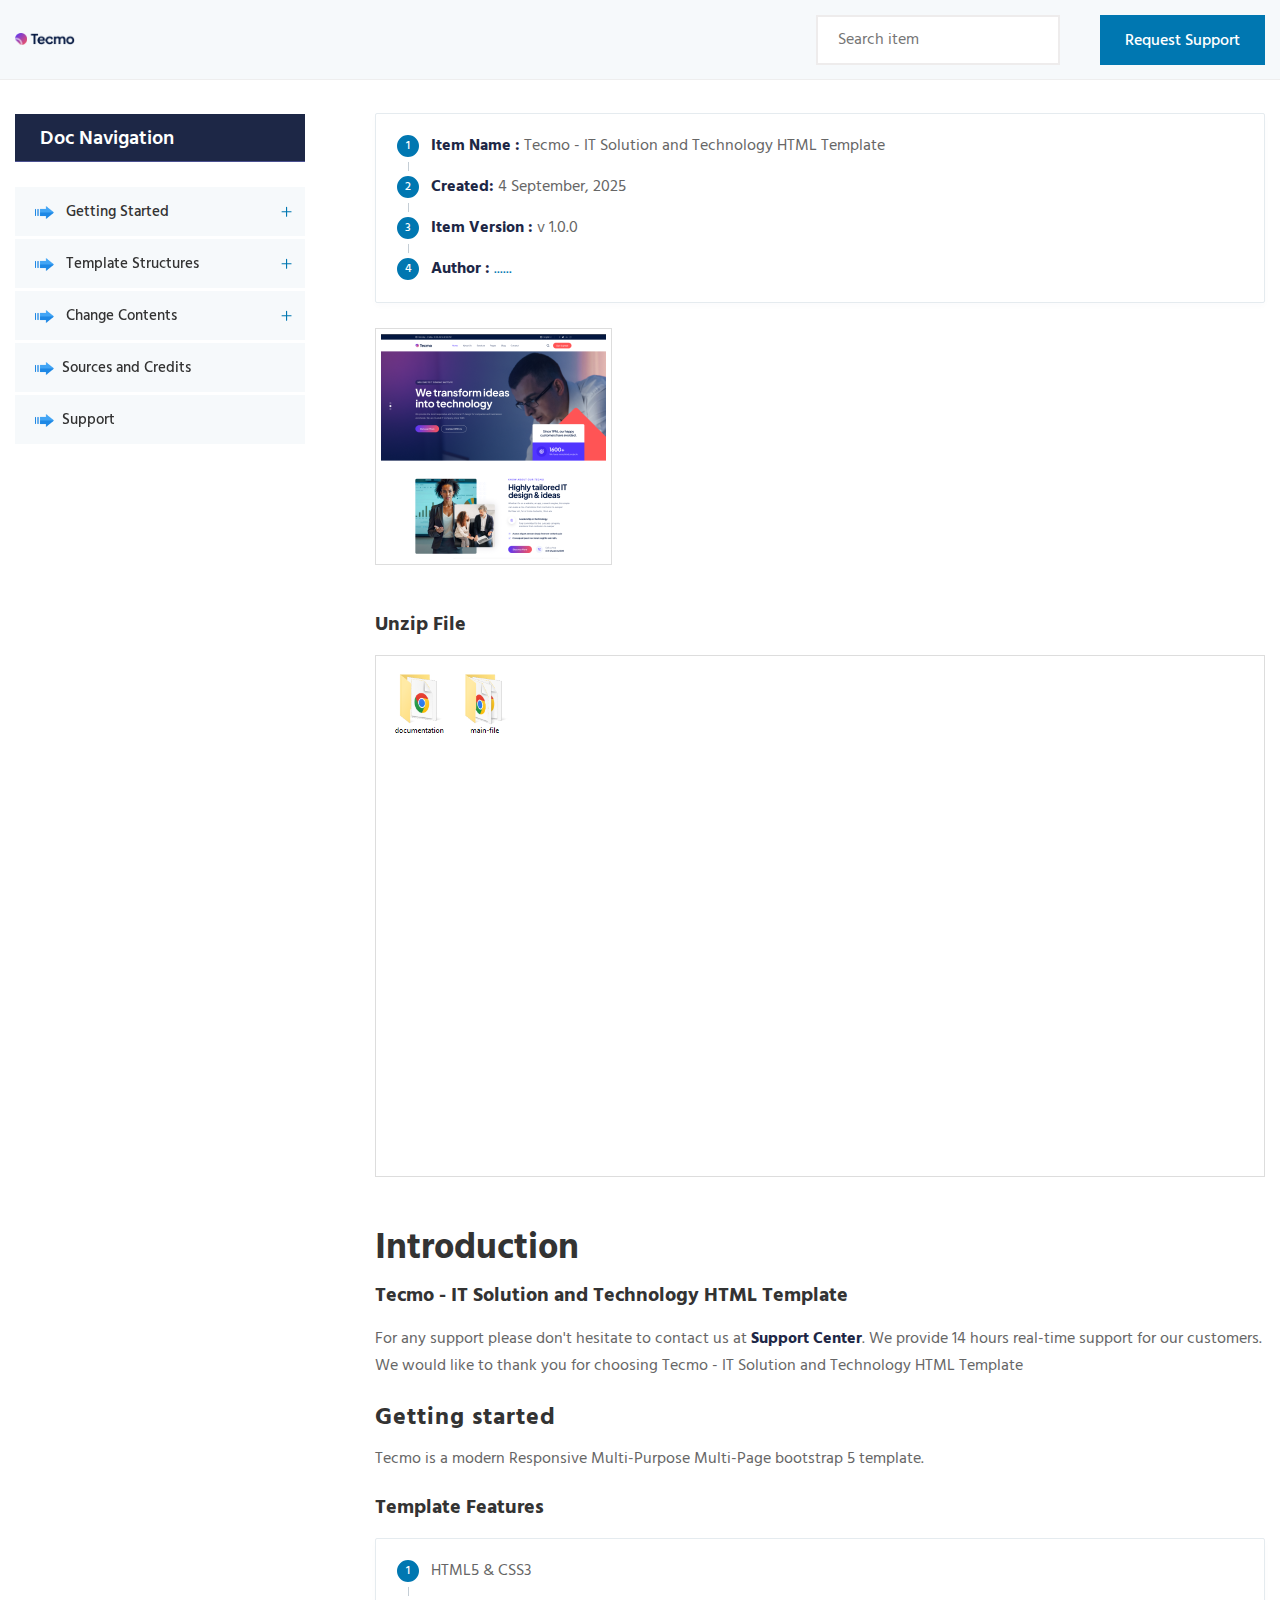
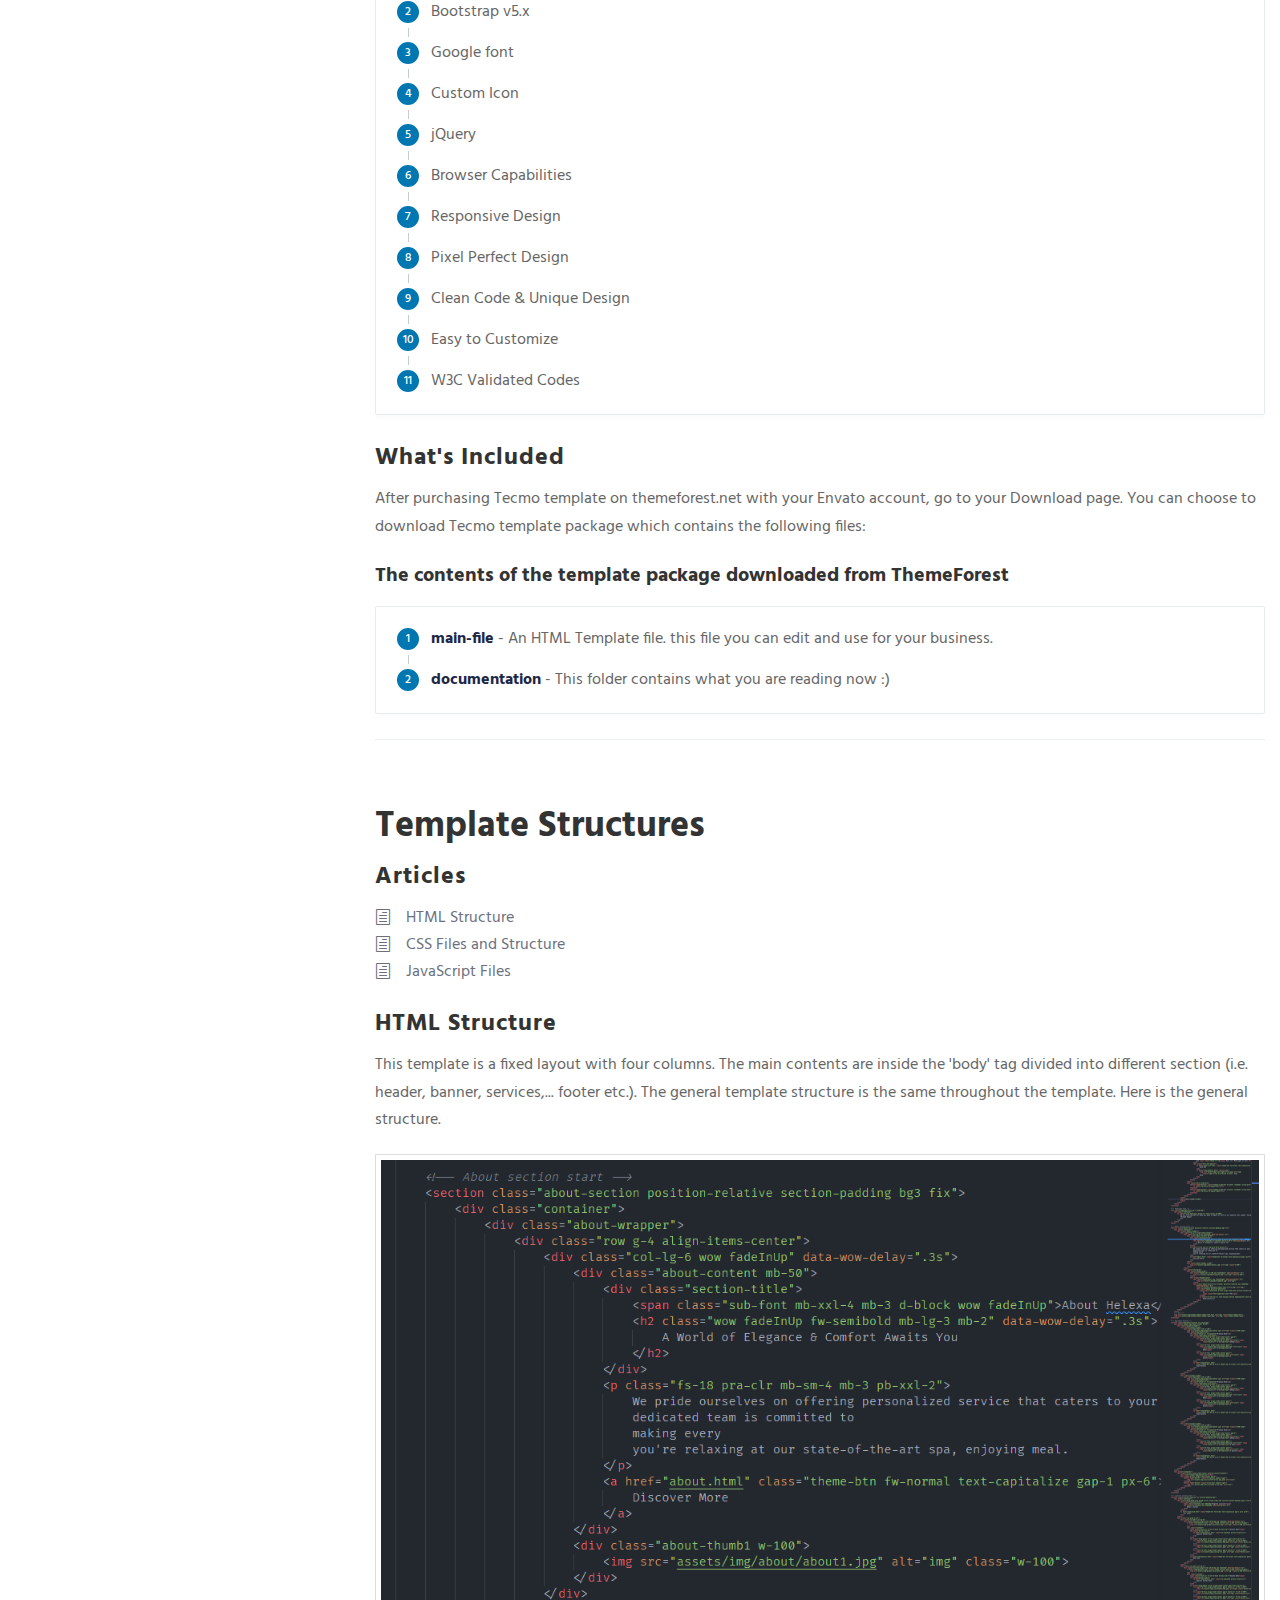
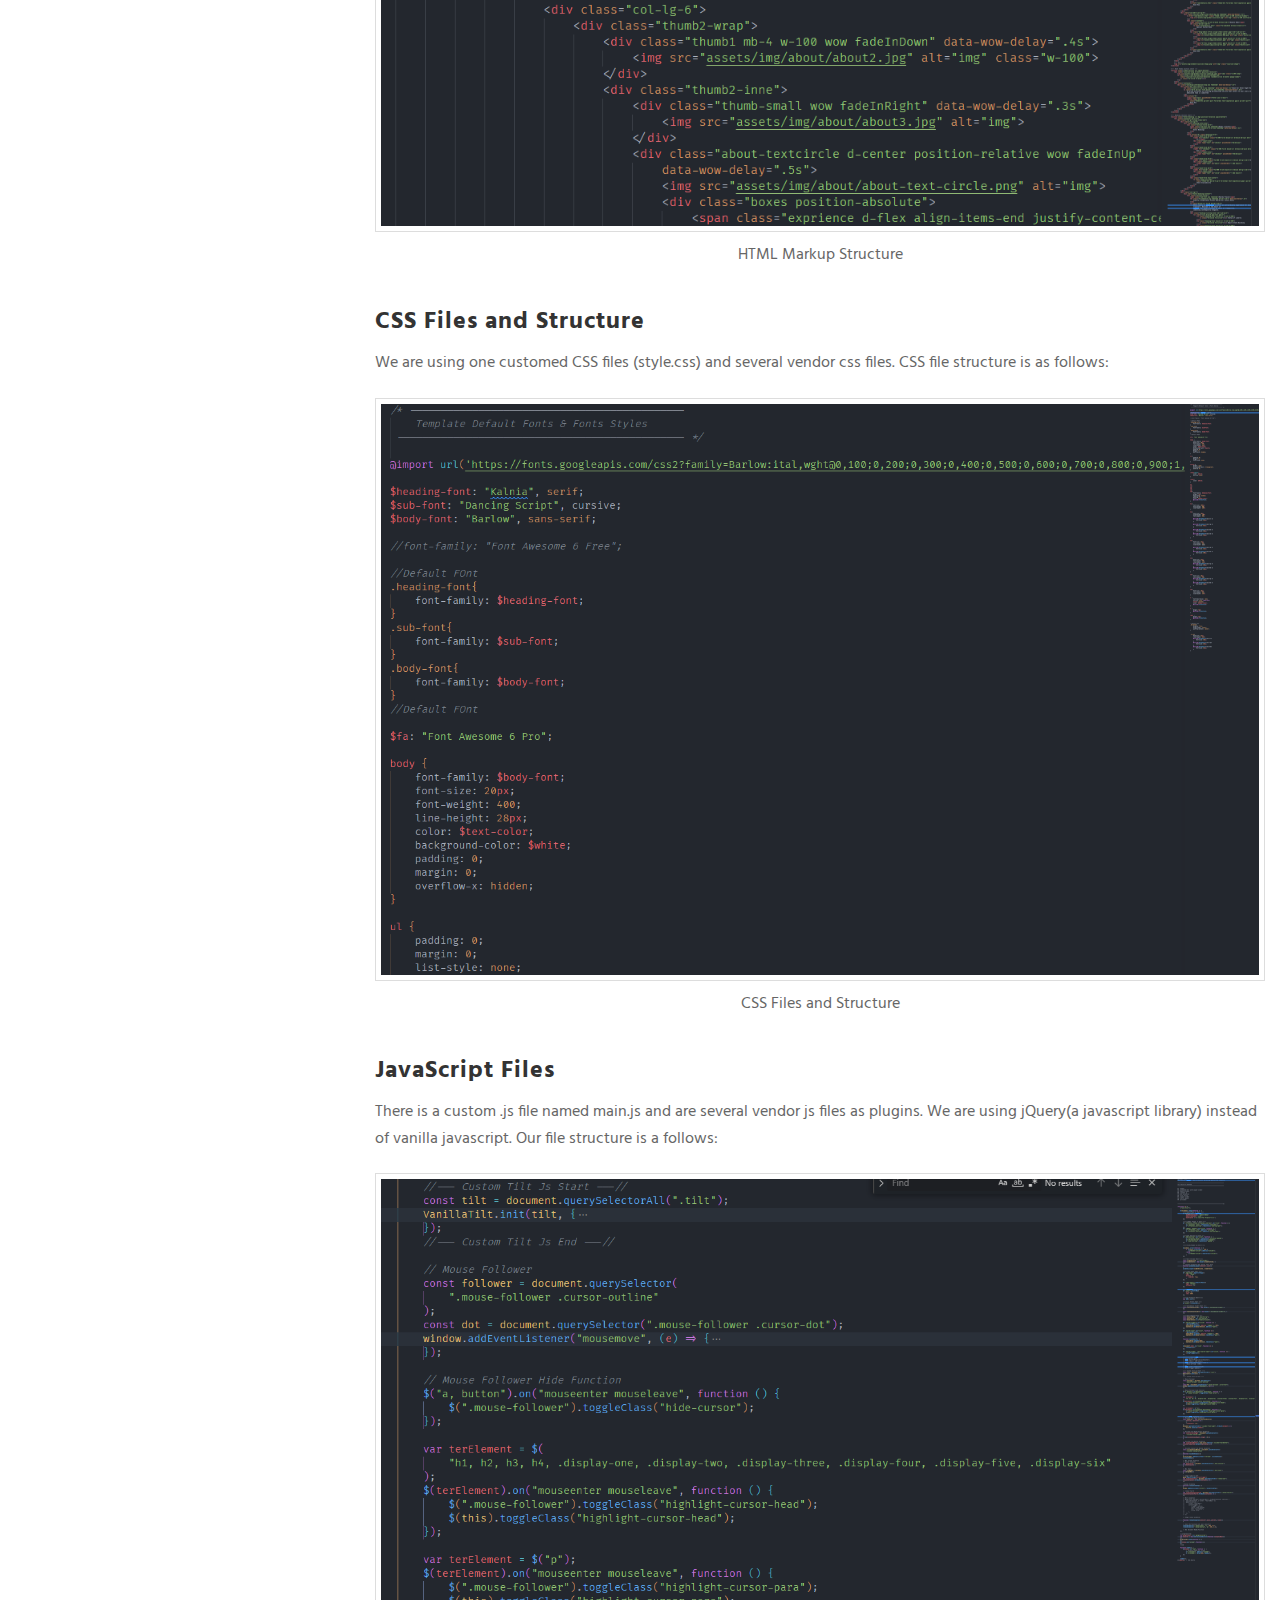
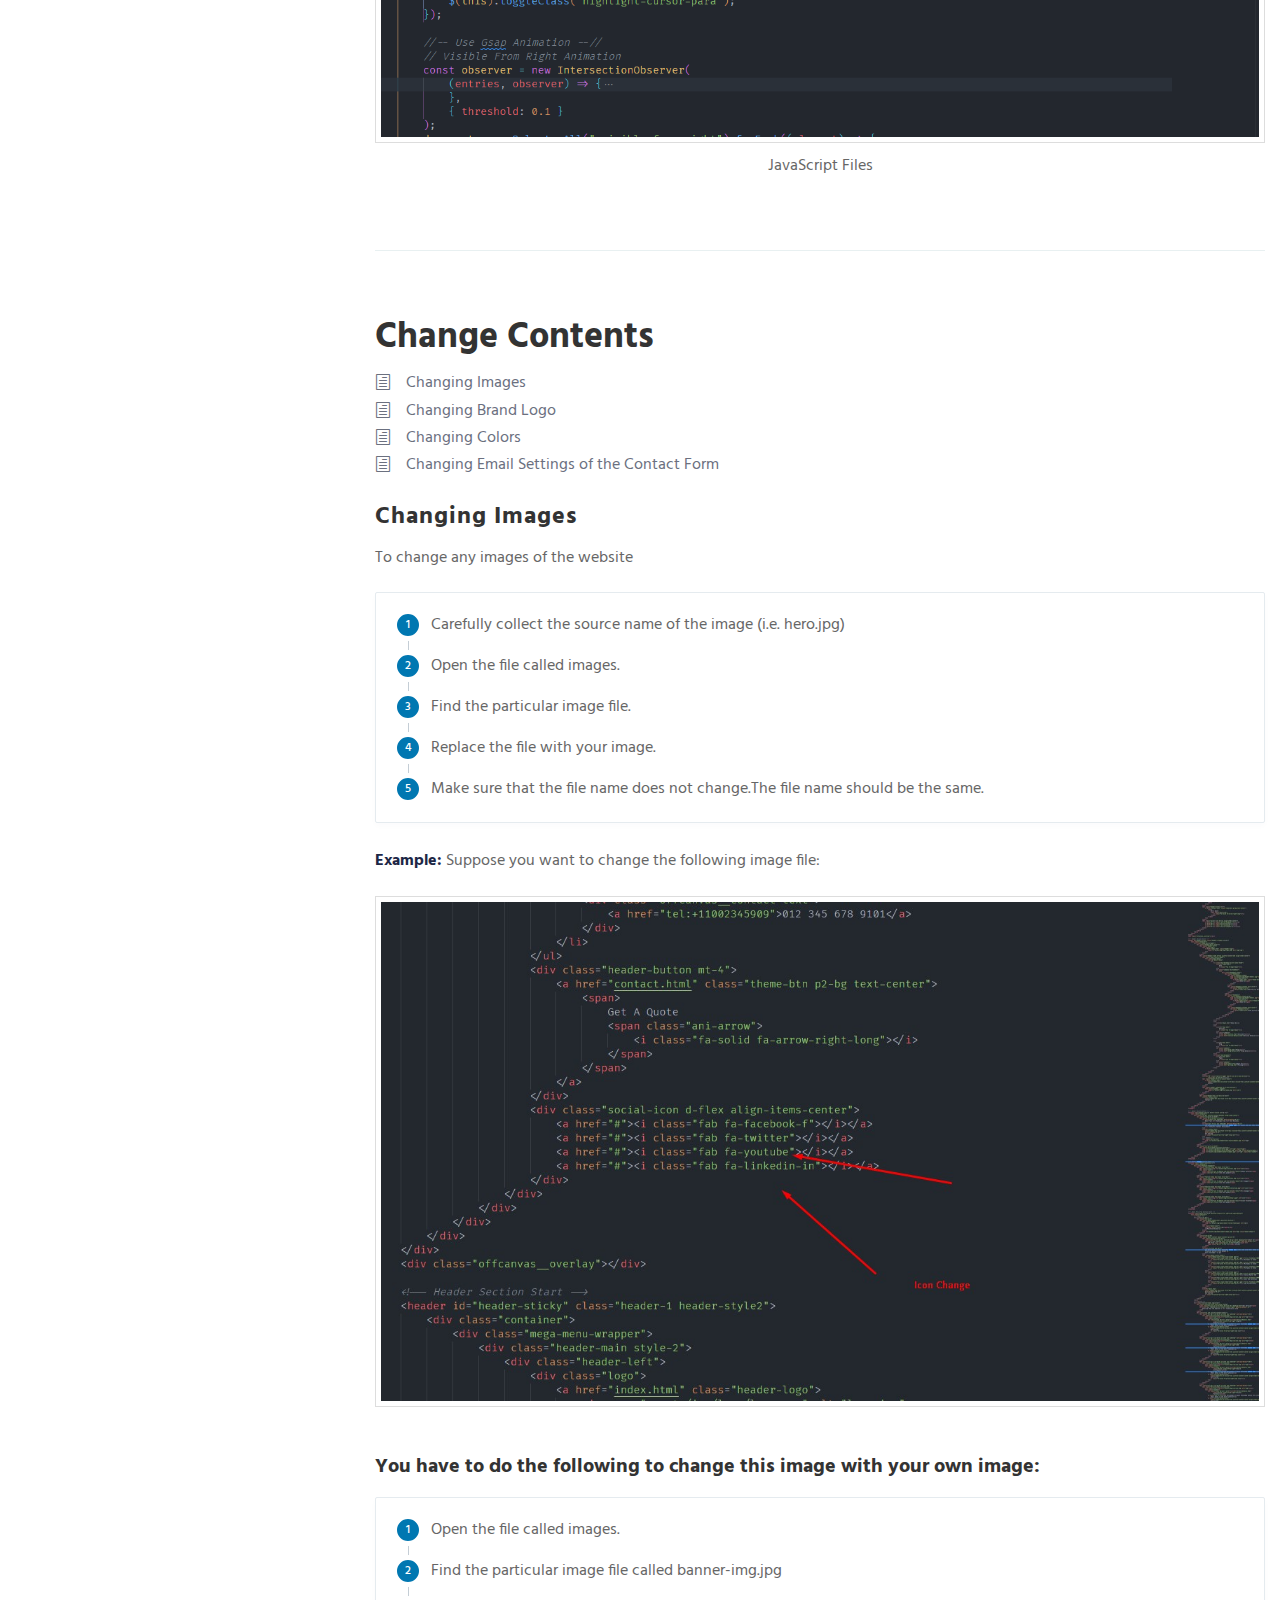
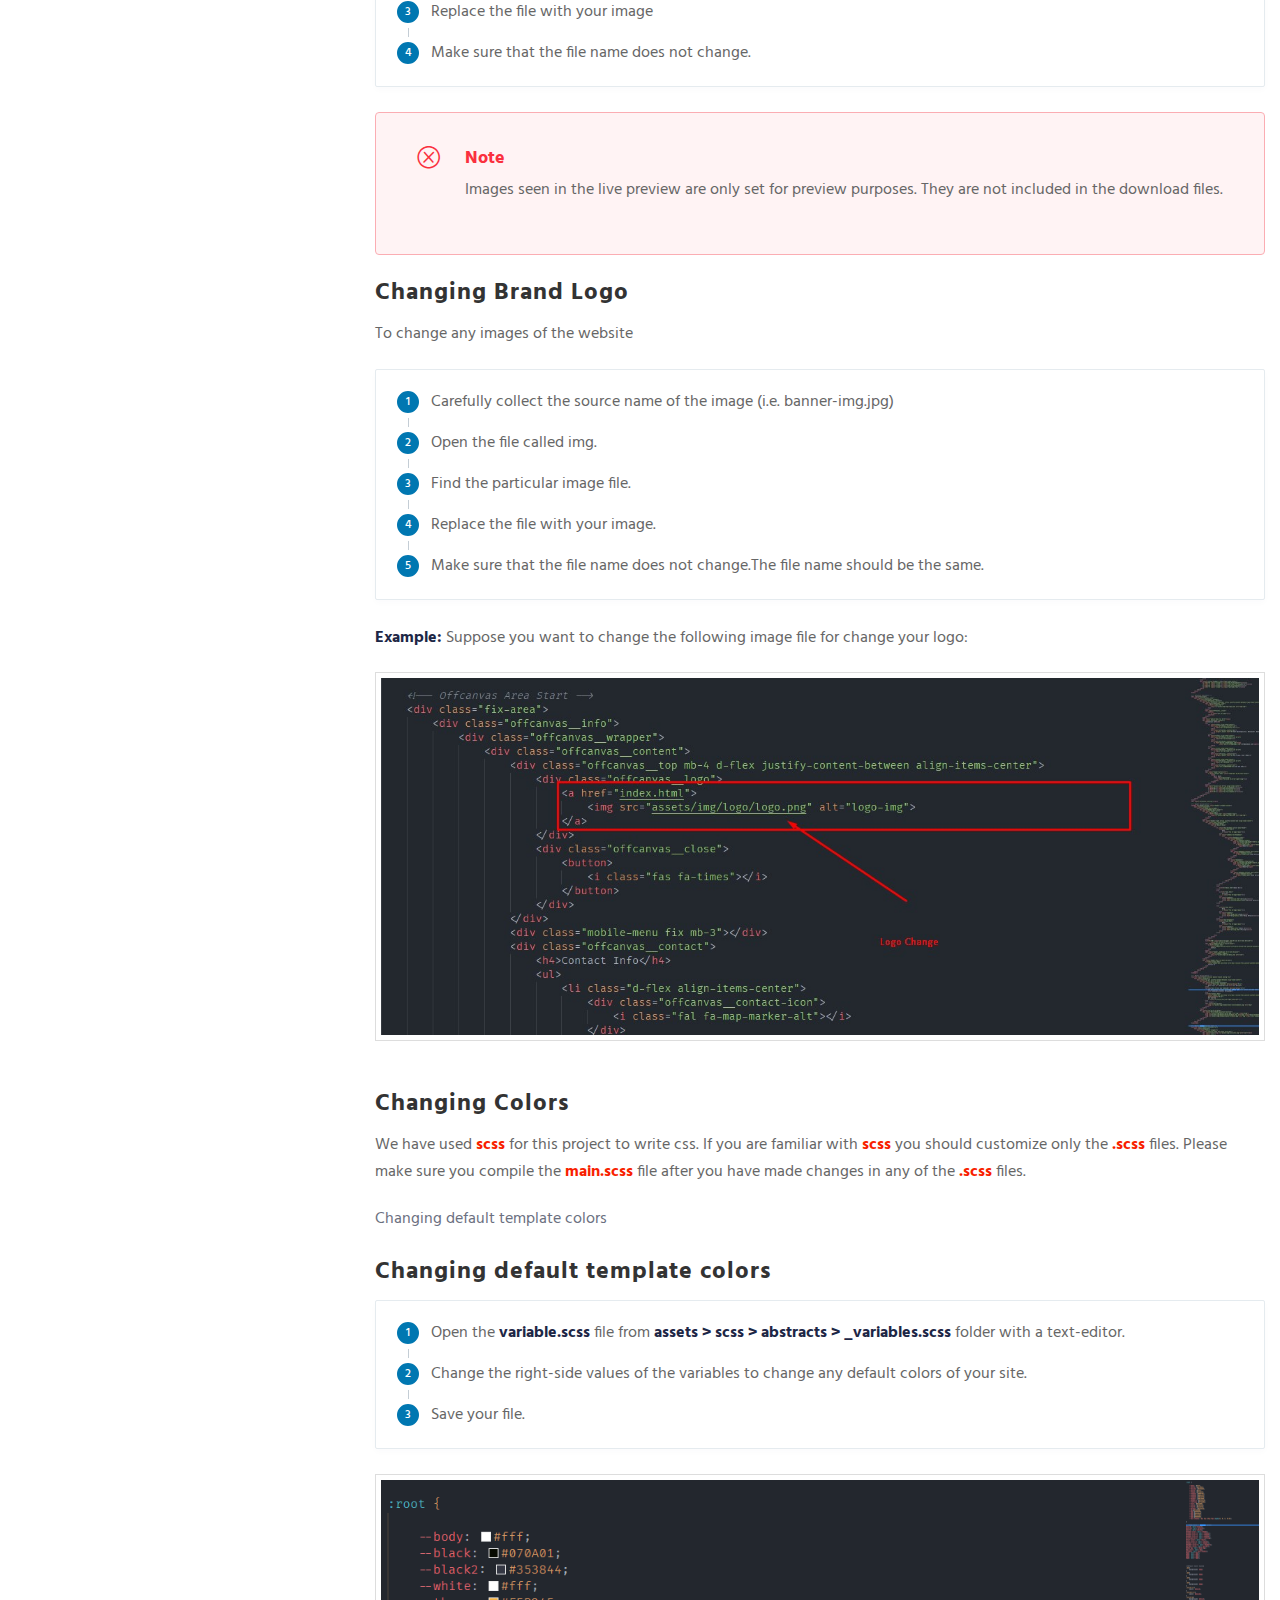
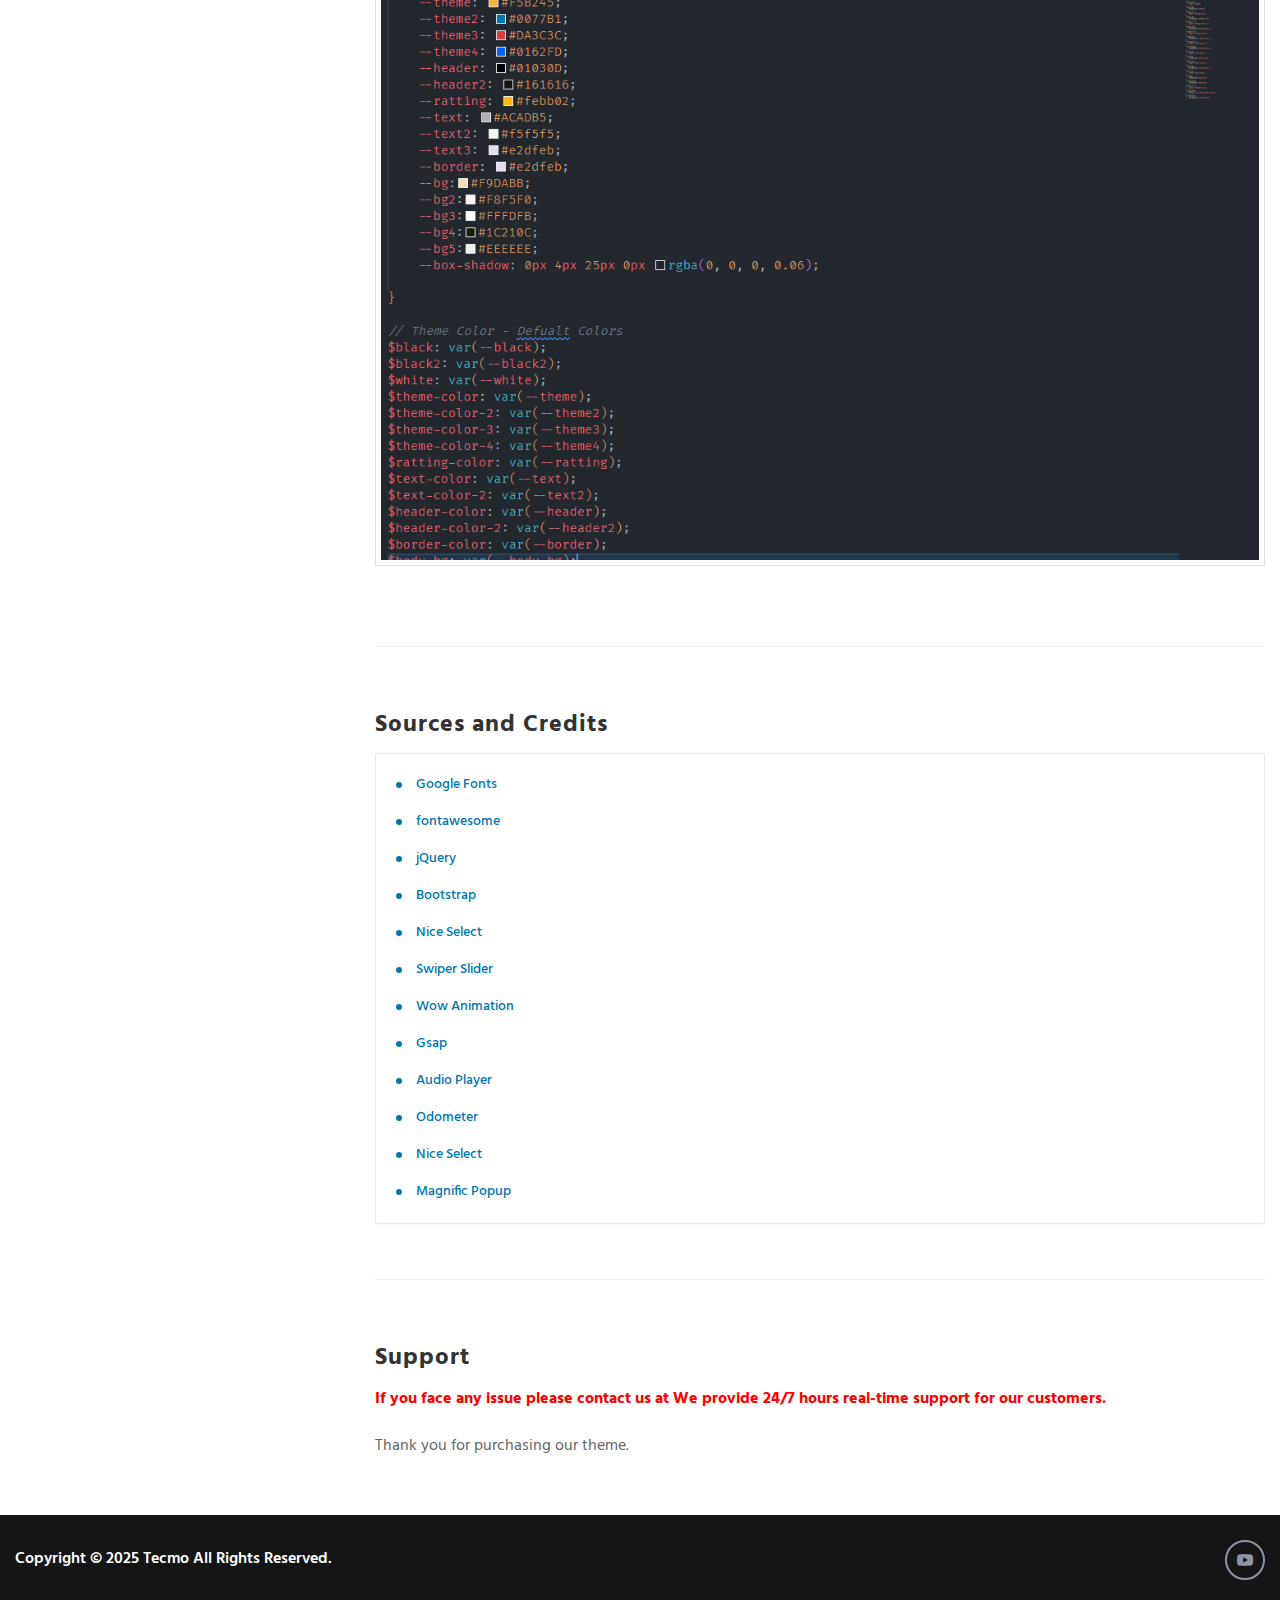
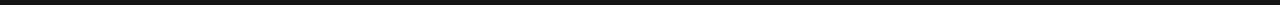
<file: nexelix/buyer-file/documentation/index.html>
<!DOCTYPE html>
<html class="no-js" lang="zxx">

<head>
	<!-- Basic metas
    ======================================== -->
	<meta charset="utf-8">
	<meta name="author" content="">
	<meta name="description" content="">
	<meta name="keywords" content="">

	<!-- Mobile specific metas
    ======================================== -->
	<meta http-equiv="X-UA-Compatible" content="IE=edge">
	<meta name="viewport" content="width=device-width, initial-scale=1, shrink-to-fit=no">
	<meta property="og:title" content="Documentation" />
	<meta property="og:url" content="index.html" />
	<!-- Page Title
    ======================================== -->
	<title>Tecmo - IT Solution and Technology HTML Template</title>

	<!-- Favicon -->
	<link rel="shortcut icon" type="image/x-icon" href="assets/images/favicon.png">
	<!-- fonts
	======================================== -->
	<link rel="stylesheet" type="text/css" href="assets/css/elegantFont.css">
	<!-- Bootstrap -->
	<link rel="stylesheet" type="text/css" href="assets/css/vendor/bootstrap.min.css">
	<!-- Custom css -->
	<link rel="stylesheet" type="text/css" href="assets/css/style.css">
	<link rel="stylesheet" type="text/css" href="assets/css/responsive.css">
</head>

<body>
	<!-- Header starts -->
	<a href="#top" class="back-to-top"><i class="fal fa-arrow-up"></i></a>

	<header class="page-header sticky-top" id="top">
		<div class="container">
			<div class="row align-items-center">
				<div class="col-lg-3 col-md-4 col-sm-6 col-6">
					<div class="logo">
						<a href="#" class="nav-brand">
							<img src="assets/images/logo.png" alt="logo" width="155" height="36">
						</a>
					</div>
				</div>
				<div class="col-lg-9 col-md-8 col-sm-6 col-6">
					<div class="right-part d-flex justify-content-end align-items-center">
						<form action="#" class="search-form d-none d-lg-block">
							<div class="input-group">
								<input type="text" class="search-input" placeholder="Search item">
							</div>
						</form>
						<div class="nav-list">
							<a href="#0" class="e-btn d-none d-md-inline-block">Request support</a>
							<a href="#" class="toggle-navbar"><i class="icon_menu"></i></a>
						</div>
					</div>
				</div>
			</div>
		</div>
		<!-- End of .container -->
	</header>
	<div class="main-content-wrapper">
		<div class="container ">
			<div class="row doc-container">
				<div class="col-xl-3">
					<aside class="sidebar-navigation sticky-top doc-sidebar">
						<h3>Doc Navigation</h3>
						<!-- <nav class="nav">						 -->
						<ul class="tmain-doc-nav  nav-sidebar doc-nav">
							<li class="nav-item">
								<a class="nav-link" href="#getting_started"><img src="assets/images/right.png"> Getting
									Started </a>
								<span class="icon">
									<i class="icon_plus"></i>
									<i class="icon_minus-06"></i>
								</span>
								<ul class="submenu dropdown_nav">
									<li class="nav-item"><a class="nav-link" href="#introduction">Introduction</a></li>
									<li class="nav-item"><a class="nav-link" href="#what_included">What's Included</a>
									</li>
								</ul>
							</li>

							<li class="nav-item">
								<a class="nav-link" href="#template"><img src="assets/images/right.png"> Template
									Structures</a>
								<span class="icon">
									<i class="icon_plus"></i>
									<i class="icon_minus-06"></i>
								</span>
								<ul class="submenu dropdown_nav">
									<li class="nav-item"><a class="nav-link" href="#html">HTML Structure</a></li>
									<li class="nav-item"><a class="nav-link" href="#css">CSS Files and Structure</a>
									</li>
									<li class="nav-item">
										<a class="nav-link" href="#javascript">Javascript Files</a>
									</li>
								</ul>
							</li>

							<li class="nav-item">
								<a class="nav-link" href="#change_content"><img src="assets/images/right.png">
									Change Contents</a>
								<span class="icon">
									<i class="icon_plus"></i>
									<i class="icon_minus-06"></i>
								</span>
								<ul class="submenu dropdown_nav">
									<li class="sub-nav nav-item ">
										<a class="nav-link" href="#change_img">Changing Images</a>
									</li>
									<li class="nav-item">
										<a class="nav-link" href="#change_logo">Changing Brand Logo</a>
									</li>
									<li class="nav-item">
										<a class="nav-link" href="#change_color">Changing Colors</a>
									</li>
									<li class="nav-item">
										<a class="nav-link" href="#change_mail">Changing Email Contact Form</a>
										Creative Tecmo Free Photos Website Template
									</li>
								</ul>
							</li>
							<li class="nav-item">
								<a class="nav-link" href="#source"><img src="assets/images/right.png">Sources
									and Credits</a>
							</li>
							<li class="nav-item">
								<a class="nav-link" href="#support"><img src="assets/images/right.png">Support</a>
							</li>
						</ul>
						<!-- </nav> -->
					</aside>
				</div>
				<div class="col-xl-9 col-lg-12">
					<div class="main-content">
						<main class="main">
							<div class="filterable-wrapper">
								<article id="getting_started" class="section-main doc-section">
									<div class="steps-panel">
										<ol class="ordered-list">
											<li>
												<strong>Item Name : </strong>Tecmo - IT Solution and Technology HTML
												Template
											</li>
											<li>
												<strong>Created: </strong>4 September, 2025
											</li>
											<li><strong>Item Version : </strong> v 1.0.0</li>
											<li>
												<strong>Author : </strong>
												<a href="#0" target="_blank">......</a>
											</li>
										</ol>
									</div>
									<figure>
										<img class="max-100" src="assets/images/screenshot.png" alt="">
									</figure>

									<div class="mb-5">
										<h4 class="title">Unzip File</h4>
										<figure>
											<img class="max-100" src="assets/images/include/1.png" alt="img">
										</figure>
									</div>

									<section id="introduction">
										<h2>Introduction</h2>
										<h4 class="title">Tecmo - IT Solution and Technology HTML Template</h4>
										<div class="top-support">For any support please don't hesitate to contact us at
											<a href="#0"><b>Support
													Center</b></a>. We provide 14 hours real-time support for our
											customers.
										</div>
										<p>We would like to thank you for choosing Tecmo - IT Solution and Technology
											HTML Template</p>
									</section>
									<!-- End of #getting_started -->
									<section id="requirements">
										<h3>Getting started</h3>
										<p>Tecmo is a modern Responsive Multi-Purpose Multi-Page bootstrap 5 template.
										</p>

										<h4>Template Features</h4>
										<div class="steps-panel">
											<ul class="ordered-list">
												<li>HTML5 &amp; CSS3</li>
												<li>Bootstrap v5.x</li>
												<li>Google font</li>
												<li>Custom Icon</li>
												<li>jQuery</li>
												<li>Browser Capabilities</li>
												<li>Responsive Design</li>
												<li>Pixel Perfect Design</li>
												<li>Clean Code &amp; Unique Design</li>
												<li>Easy to Customize</li>
												<li>W3C Validated Codes</li>
											</ul>
										</div>

									</section>
									<!-- End of #requirements -->
									<section id="what_included">
										<h3>What's Included</h3>
										<p>After purchasing Tecmo template on themeforest.net with your Envato
											account,
											go to your
											Download page. You can choose to download Tecmo template package which
											contains the following files:</p>
										<h4>The contents of the template package downloaded from ThemeForest</h4>
										<div class="steps-panel">
											<ul class="ordered-list">
												<li><strong>main-file</strong> - An HTML Template file. this file you
													can edit and use for your business.</li>
												<li><strong>documentation</strong> - This folder contains what you are
													reading now :)</li>
											</ul>
										</div>
									</section>
									<!-- End of #what_included -->
								</article>

								<article id="template" class="section-main doc-section">
									<section>
										<h2>Template Structures</h2>

										<h3>Articles</h3>
										<ul class="list-unstyled article_list tag_list">
											<li><a href="#html"><i class="icon_document_alt"></i>HTML Structure</a></li>
											<li><a href="#css"><i class="icon_document_alt"></i>CSS Files and
													Structure</a></li>
											<li><a href="#javascript"><i class="icon_document_alt"></i>JavaScript
													Files</a></li>
										</ul>
									</section>
									<!-- End of #installation -->
									<section id="html">
										<h3>HTML Structure</h3>
										<p>This template is a fixed layout with four columns. The main contents are
											inside the 'body' tag divided into different section (i.e. header, banner,
											services,... footer etc.). The general template structure is the same
											throughout the template. Here is the general structure.</p>
										<figure>
											<img src="assets/images/html-structure-1.png" alt="3.1.1" class="doc-image">
											<figcaption class="text-center">HTML Markup Structure</figcaption>
										</figure>
									</section>
									<!-- End of #installation -->
									<section id="css">
										<h3>CSS Files and Structure</h3>
										<p>We are using one customed CSS files (style.css) and several vendor css files.
											CSS file structure is as follows:</p>
										<figure>
											<img src="assets/images/css-structure-1.png" alt="3.1.1" class="doc-image">
											<figcaption class="text-center">CSS Files and Structure</figcaption>
										</figure>
									</section>
									<!-- End of #using_theme_uploader -->

									<section id="javascript">
										<h3>JavaScript Files</h3>
										<p>There is a custom .js file named main.js and are several vendor js files as
											plugins. We are using jQuery(a javascript library) instead of vanilla
											javascript. Our file structure is a follows:</p>
										<figure>
											<img src="assets/images/js-structure-1.png" alt="3.1.1" class="doc-image">
											<figcaption class="text-center">JavaScript Files</figcaption>
										</figure>
									</section>
									<!-- End of #using_ftp_uploader -->
								</article>

								<article id="change_content" class="section-main doc-section">
									<section>
										<h2>Change Contents</h2>
										<ul class="list-unstyled article_list tag_list">
											<li><a href="#change_img"><i class="icon_document_alt"></i>Changing
													Images</a></li>
											<li><a href="#bran_logo"><i class="icon_document_alt"></i>Changing Brand
													Logo</a>
											</li>
											<li><a href="#change_color"><i class="icon_document_alt"></i>Changing
													Colors</a>
											</li>
											<li><a href="#change_mail"><i class="icon_document_alt"></i>Changing Email
													Settings of the Contact Form</a>
											</li>
										</ul>
									</section>
									<!-- End of #section-4 -->

									<section id="change_img">
										<h3>Changing Images</h3>
										<p>To change any images of the website</p>
										<div class="steps-panel">
											<ol class="ordered-list">
												<li>Carefully collect the source name of the image (i.e. hero.jpg)
												</li>
												<li>Open the file called images.</li>
												<li>Find the particular image file.</li>
												<li>Replace the file with your image.</li>
												<li>Make sure that the file name does not change.The file name should be
													the same.</li>
											</ol>
										</div>
										<p> <strong>Example:</strong> Suppose you want to change the following image
											file:</p>
										<figure>
											<img src="assets/images/change-img.png" alt="4.1.1" class="doc-image">
										</figure>
										<h4>You have to do the following to change this image with your own image:</h4>
										<div class="steps-panel">
											<ol class="ordered-list">
												<li>Open the file called images.</li>
												<li>Find the particular image file called banner-img.jpg</li>
												<li>Replace the file with your image</li>
												<li>Make sure that the file name does not change.</li>
											</ol>
										</div>

										<div class="alert media message_alert alert-danger fade show" role="alert">
											<i class="icon_close_alt2"></i>
											<div class="media-body">
												<h5>Note</h5>
												<p>Images seen in the live preview are only set for preview purposes.
													They are not included in the download files.</p>
											</div>
										</div>

									</section>

									<section id="bran_logo">
										<h3>Changing Brand Logo</h3>

										<p>To change any images of the website</p>
										<div class="steps-panel">
											<ol class="ordered-list">
												<li>Carefully collect the source name of the image (i.e.
													banner-img.jpg)</li>
												<li>Open the file called img.</li>
												<li>Find the particular image file.</li>
												<li>Replace the file with your image.</li>
												<li>Make sure that the file name does not change.The file name
													should be the same.</li>
											</ol>
										</div>

										<p> <strong>Example:</strong> Suppose you want to change the following
											image file for change your logo:</p>
										<figure>
											<img src="assets/images/brand-img.png" alt="4.1.1" class="doc-image">
										</figure>


									</section>
									<!-- End of #section-4 -->
									<section id="change_color">
										<h3>Changing Colors</h3>
										<p>We have used <strong style="color: #f81f01;">scss</strong> for this project
											to write css. If
											you are familiar with <strong style="color: #f81f01;">scss</strong> you
											should customize
											only the <strong style="color: #f81f01;">.scss</strong> files. Please make
											sure you compile
											the <strong style="color: #f81f01;">main.scss</strong> file after you have
											made changes in
											any of the <strong style="color: #f81f01;">.scss</strong> files.</p>

										<ul class="list-unstyled article_list tag_list rn-list">
											<li><a href="#changedefaultcolor">Changing default template
													colors</a></li>
										</ul>
										<h3>Changing default template colors</h3>
										<div class="steps-panel">
											<ol class="ordered-list">
												<li>Open the <strong>variable.scss</strong> file from <strong>assets
														&gt; scss &gt;
														abstracts &gt; _variables.scss</strong> folder with a
													text-editor.</li>
												<li>Change the right-side values of the variables to change any default
													colors of your
													site.</li>
												<li>Save your file.</li>
											</ol>
										</div>
										<figure>
											<img src="assets/images/chnage-colors.png" alt="4.1.1" class="doc-image">
										</figure>
									</section>
								</article>
								<article id="source" class="section-main doc-section">
									<section id="section-4-3">
										<h3>Sources and Credits</h3>

										<ul class=" single_list">
											<li>
												<a target="_blank" href="https://fonts.google.com/">Google Fonts</a>
											</li>
											<li>
												<a target="_blank" href="https://fontawesome.com/">fontawesome</a>
											</li>
											<li>
												<a target="_blank" href="https://jquery.com/">jQuery</a>
											</li>
											<li>
												<a target="_blank" href="https://getbootstrap.com/">Bootstrap</a>
											</li>
											<li>
												<a target="_blank"
													href="https://github.com/hernansartorio/jquery-nice-select">Nice
													Select
												</a>
											</li>
											<li>
												<a target="_blank" href="https://swiperjs.com/demos">Swiper
													Slider
												</a>
											</li>
											<li>
												<a target="_blank" href="https://wowjs.uk/">Wow
													Animation
												</a>
											</li>
											<li>
												<a target="_blank" href="https://gsap.com/">
													Gsap
												</a>
											</li>
											<li>
												<a target="_blank" href="#0">Audio
													Player
												</a>
											</li>
											<li>
												<a target="_blank" href="#0">Odometer</a>
											</li>
											<li>
												<a target="_blank"
													href="https://jqueryniceselect.hernansartorio.com/">Nice Select</a>
											</li>
											<li>
												<a target="_blank"
													href="https://github.com/dimsemenov/Magnific-Popup">Magnific
													Popup
												</a>
											</li>
										</ul>
									</section>
								</article>

								<article id="change_content" class="section-main doc-section">
									<section id="support">
										<h3>Support</h3>
										<p style="color:red;font-weight:bold;">If you face any issue please contact us
											at
											We provide
											24/7 hours real-time support for our customers.
										</p>
										<p>Thank you for purchasing our theme.</p>
										<p class="mt50"></p>
									</section>
								</article>
								<!-- End of #getting_started1-4 -->

							</div>



							<!-- End of .filterable-wrapper -->
						</main>
					</div>
				</div>
			</div>
			<!-- End of .main-content -->
		</div>
		<!-- End of .container -->
	</div>
	<!-- End of .main-content -->

	<footer class="tp-footer">
		<div class="container">
			<div class="row align-items-center">
				<div class="col-md-8">
					<div class="page-footer">
						<p>Copyright © 2025 Tecmo All Rights Reserved.</p>
					</div>
				</div>
				<div class="col-md-4">
					<div class="social-footer text-md-right">
						<a href="index.html"><i class="social_youtube"></i></a>
					</div>
				</div>
			</div>
		</div>
	</footer>


	<!-- End of .page-footer -->

	<!-- Javascripts
		======================================= -->
	<!-- jQuery -->
	<script src="assets/js/vendor/jquery.min.js"></script>
	<script src="assets/js/vendor/jquery-migrate.min.js"></script>
	<script src="assets/js/vendor/bootstrap.bundle.min.js"></script>
	<!-- jQuery Easing Plugin -->
	<script src="assets/js/vendor/easing-1.3.js"></script>
	<!-- Custom Script -->
	<script src="assets/js/onpage-menu.js"></script>
	<script src="assets/js/main.js"></script>

</body>

</html>
</file>
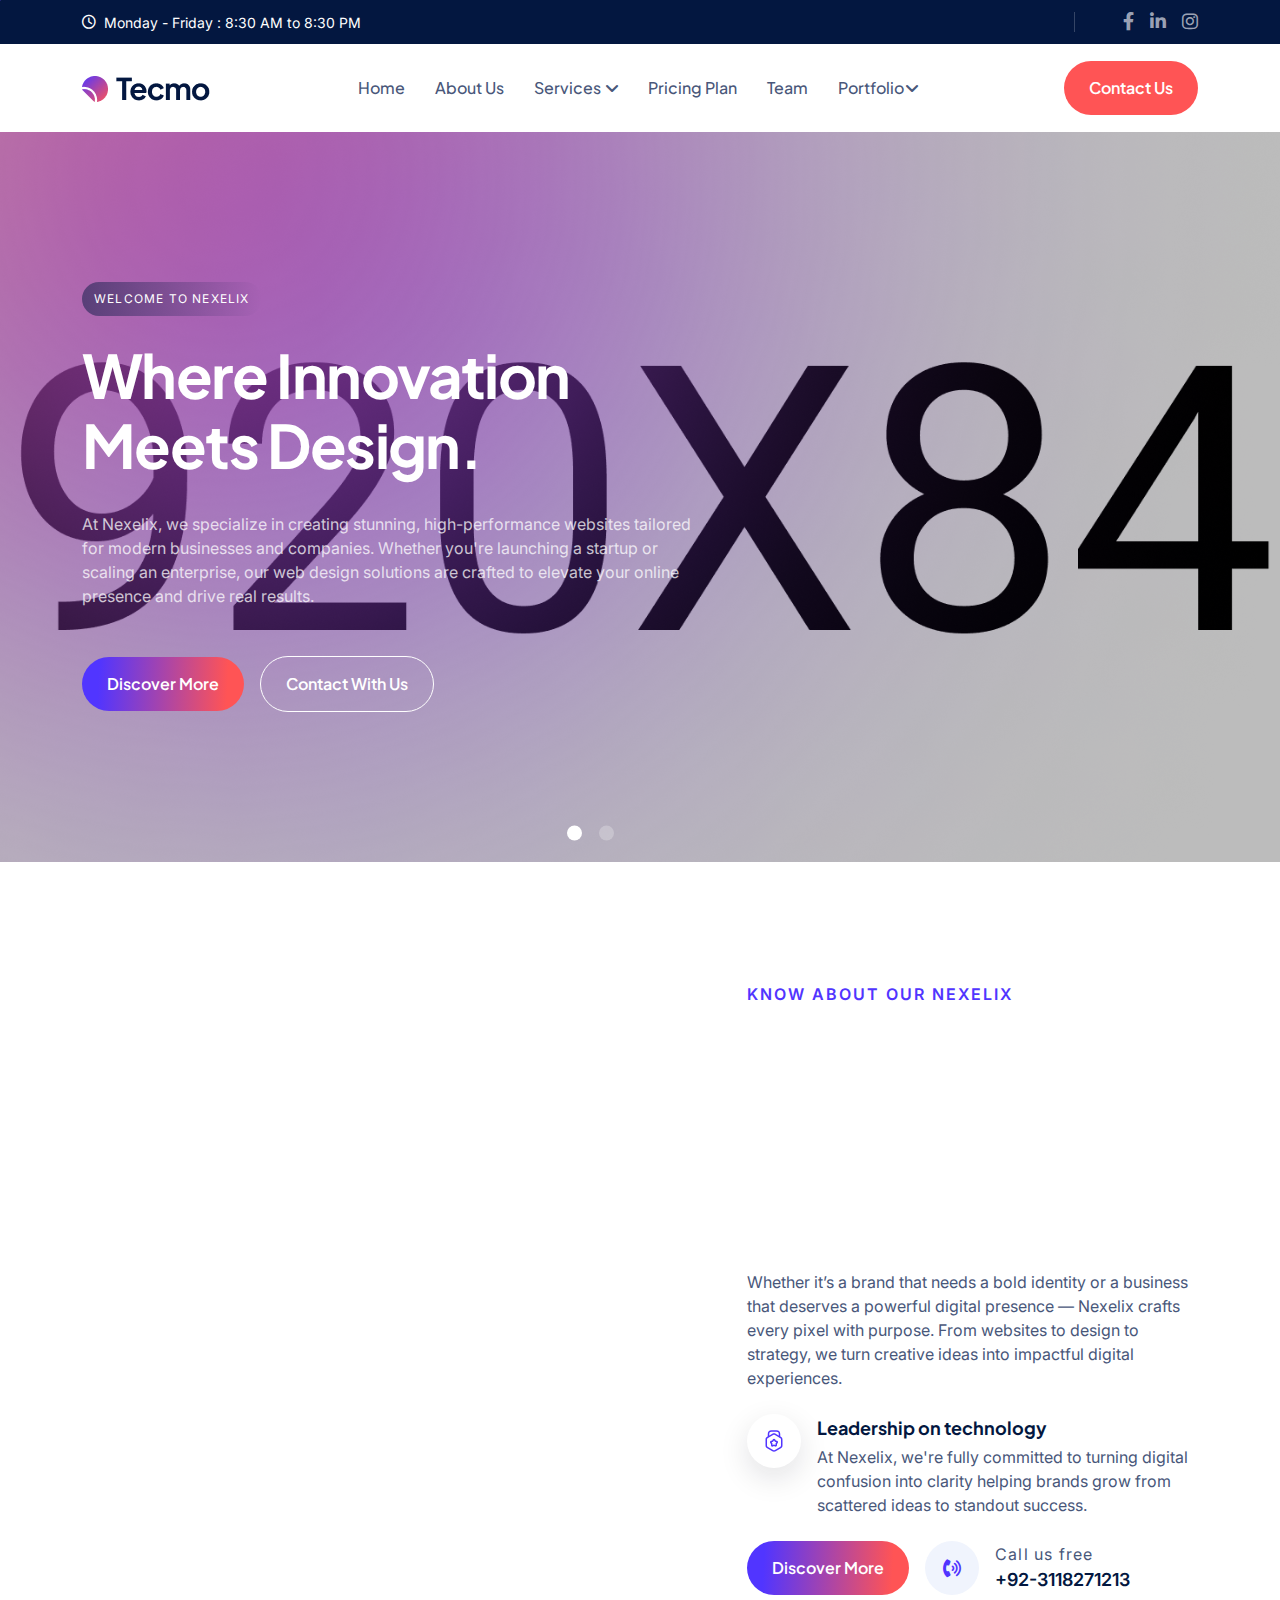
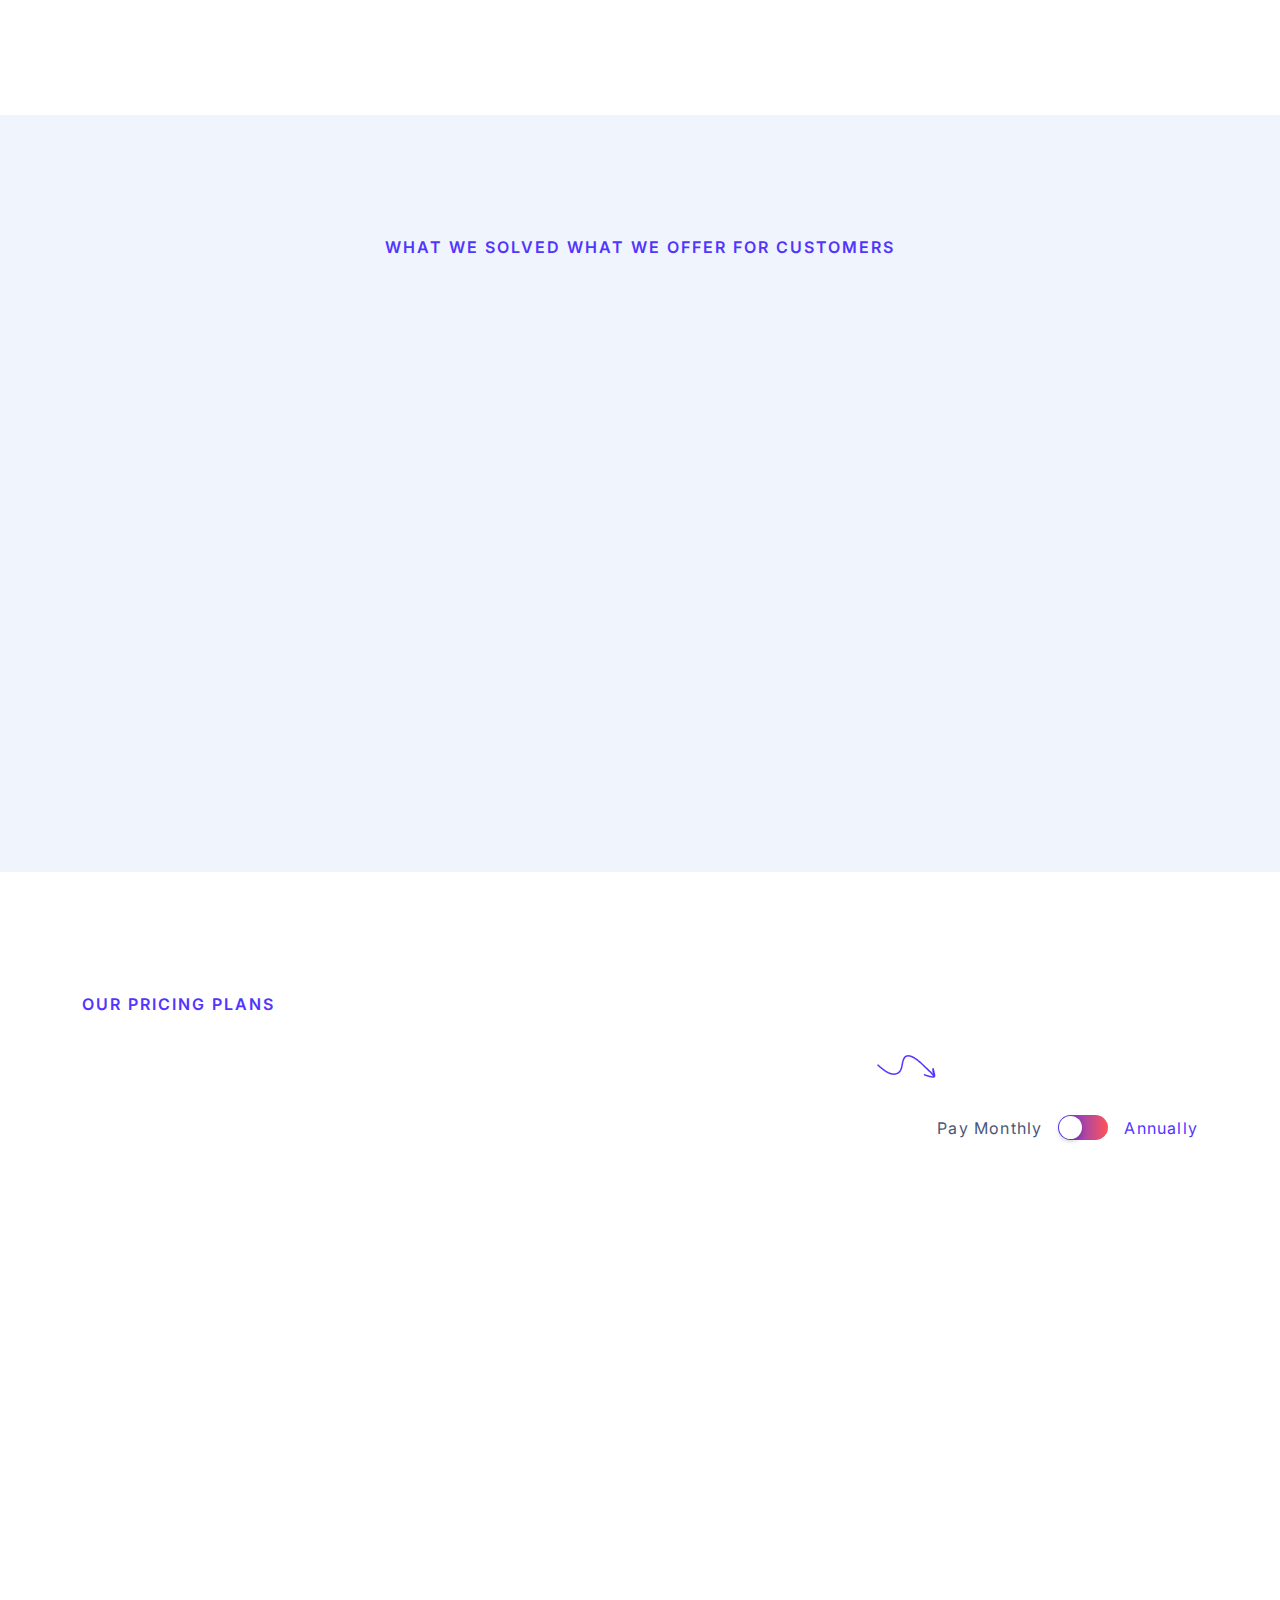
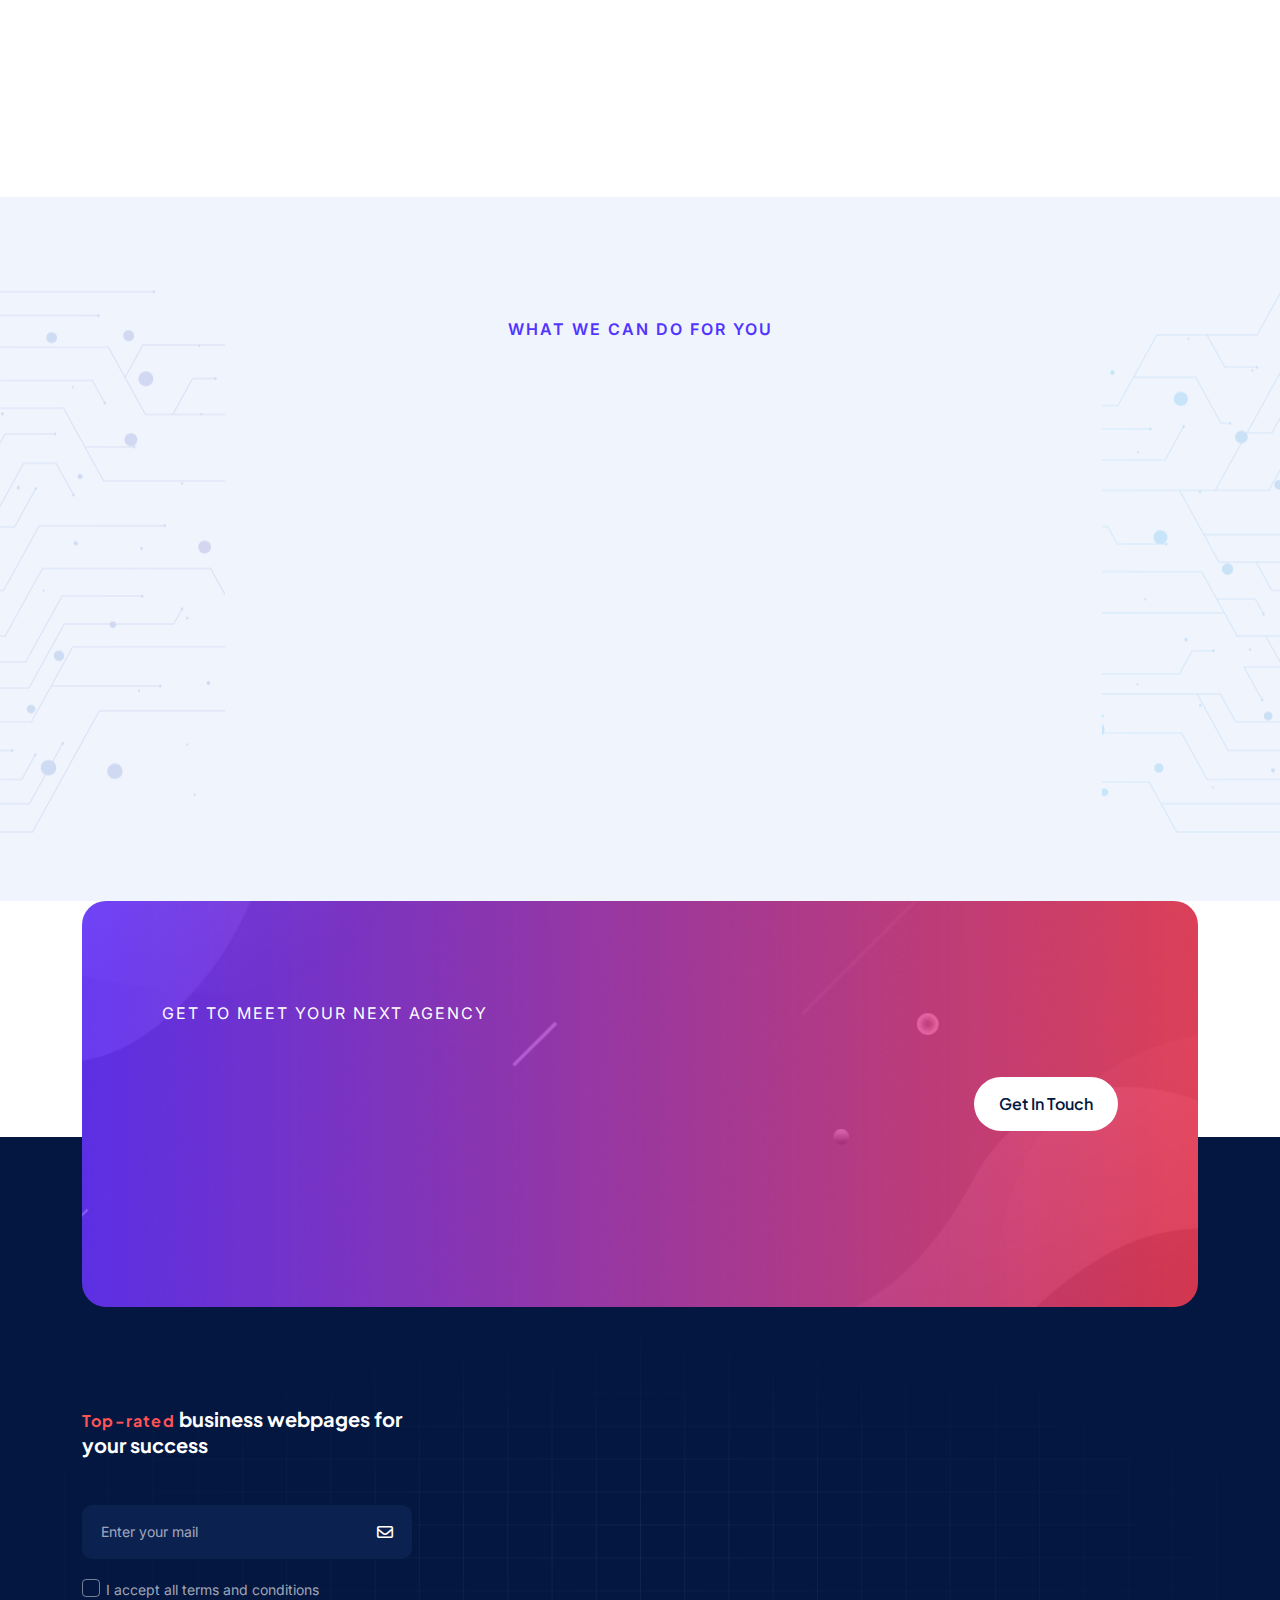
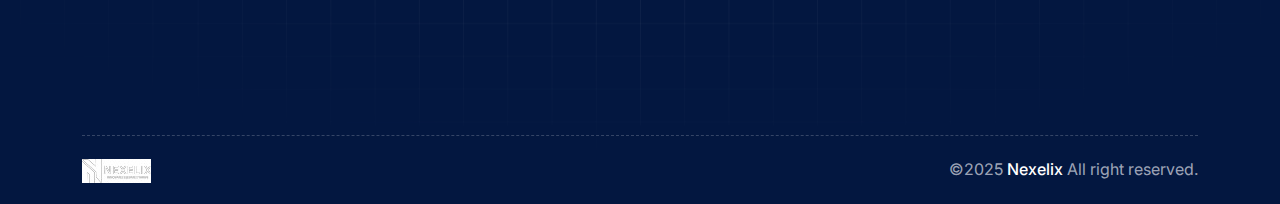
<file: nexelix/buyer-file/main-file/index.html>
<!DOCTYPE html>
<html lang="en">
<!--<< Header Area >>-->

<head>
    <!-- ========== Meta Tags ========== -->
    <meta charset="UTF-8">
    <meta http-equiv="X-UA-Compatible" content="IE=edge">
    <meta name="viewport" content="width=device-width, initial-scale=1">
    <meta name="author" content="authorName">
    <meta name="description" content="Tecmo - IT Solution and Technology HTML Template">
    <!-- ======== Page title ============ -->
    <title>nexelix-co
        IT Solution and Technology HTML Template
    </title>
    <!--<< Favcion >>-->
    <link rel="shortcut icon" href="assets/img/logo/favs.png">
    <!--<< Bootstrap min.css >>-->
    <link rel="stylesheet" href="assets/css/bootstrap.min.css">
    <!--<< All Min Css >>-->
    <link rel="stylesheet" href="assets/css/all.min.css">
    <!--<< Animate.css >>-->
    <link rel="stylesheet" href="assets/css/animate.css">
    <!--<< Magnific Popup.css >>-->
    <link rel="stylesheet" href="assets/css/magnific-popup.css">
    <!--<< MeanMenu.css >>-->
    <link rel="stylesheet" href="assets/css/meanmenu.css">
    <!--<< Swiper Bundle.css >>-->
    <link rel="stylesheet" href="assets/css/swiper-bundle.min.css">
    <!--<< Nice Select.css >>-->
    <link rel="stylesheet" href="assets/css/nice-select.css">
    <!--<< Main.css >>-->
    <link rel="stylesheet" href="assets/css/main.css">
</head>

<body>

    <!-- Preloader Start -->
    <div id="preloader" class="preloader">
        <div class="animation-preloader">
            <div class="spinner">
            </div>
            <div class="txt-loading">
                <span data-text-preloader="N" class="letters-loading">
                    N
                </span>
                <span data-text-preloader="E" class="letters-loading">
                    E
                </span>
                <span data-text-preloader="X" class="letters-loading">
                    X
                </span>
                <span data-text-preloader="E" class="letters-loading">
                    E
                </span>
                <span data-text-preloader="L" class="letters-loading">
                    L
                </span>
                  <span data-text-preloader="I" class="letters-loading">
                    I
                </span>
                  <span data-text-preloader="X" class="letters-loading">
                    X
                </span>
            </div>
        </div>
        <div class="loader">
            <div class="row">
                <div class="col-3 loader-section section-left">
                    <div class="bg"></div>
                </div>
                <div class="col-3 loader-section section-left">
                    <div class="bg"></div>
                </div>
                <div class="col-3 loader-section section-right">
                    <div class="bg"></div>
                </div>
                <div class="col-3 loader-section section-right">
                    <div class="bg"></div>
                </div>
            </div>
        </div>
    </div>

    <!-- Start Cursor Pointer -->
    <div class="mouse-follower">
        <span class="cursor-outline"></span>
        <span class="cursor-dot"></span>
    </div>
    <!-- End Cursor Pointer -->

    <!-- Header Top Start -->
    <div class="header-top-section d-lg-block d-none bg-color3 py-2">
        <div class="container">
            <div class="sub-header-wrapper d-flex align-items-center justify-content-between">
                <a href="#" class="d-flex align-items-center gap-2 white fs-eight">
                    <i class="fa-regular fa-clock"></i> Monday - Friday : 8:30 AM to 8:30 PM
                </a>
                <div class="right-top-cont d-flex align-items-center gap-5">
                    <div class="line"></div>
                    <div class="social-custom d-flex align-items-center gap-xl-3 gap-3">
                        <a href="https://www.facebook.com/profile.php?id=61577991272333" class=" black"><i class="fab fa-facebook-f white65 fs-six"></i></a>
                        <a href="https://www.linkedin.com/company/nexelix-co/" class=" black"><i class="fa-brands fa-linkedin-in white65 fs-six"></i></a>
                        <a href="https://www.instagram.com/nexelix.co/" class=" black"><i class="fa-brands fa-instagram white65 fs-six"></i></a>
                    </div>
                </div>
            </div>
        </div>
    </div>
    <!-- Header Top End -->

    <!-- Offcanvas Area Start -->
    <div class="fix-area">
        <div class="offcanvas__info">
            <div class="offcanvas__wrapper">
                <div class="offcanvas__content">
                    <div class="offcanvas__top mb-4 d-flex justify-content-between align-items-center">
                        <div class="offcanvas__logo">
                            <a href="index.html">
                                <img src="assets/img/logo/logo.png" alt="logo-img">
                            </a>
                        </div>
                        <div class="offcanvas__close">
                            <button>
                                <i class="fas fa-times"></i>
                            </button>
                        </div>
                    </div>

                    <div class="mobile-menu fix mb-3"></div>
                    <div class="offcanvas__contact">
                        <h4 class="n900-clr">Contact Info</h4>
                        <ul class="d-grid gap-2 mb-5">
                            <!-- <li class="d-flex align-items-center">
                                <div class="offcanvas__contact-icon">
                                    <i class="fal fa-map-marker-alt"></i>
                                </div>
                                <div class="offcanvas__contact-text">
                                    <a target="_blank" href="#">3517 W. Gray St. Utica, Pennsylvania</a>
                                </div>
                            </li> -->
                            <li class="d-flex align-items-center">
                                <div class="offcanvas__contact-icon mr-15">
                                    <i class="fal fa-envelope"></i>
                                </div>
                                <div class="offcanvas__contact-text">
                                    <a href="mail:rbasit782@gmail.com"><span">rbasit782@gmail.com</span></a>
                                </div>
                            </li>
                            <li class="d-flex align-items-center">
                                <div class="offcanvas__contact-icon mr-15">
                                    <i class="fal fa-clock"></i>
                                </div>
                                <div class="offcanvas__contact-text">
                                    <a target="_blank" href="#">Monday - Friday : 8:30 AM to 8:30 PM</a>
                                </div>
                            </li>
                            <li class="d-flex align-items-center">
                                <div class="offcanvas__contact-icon mr-15">
                                    <i class="far fa-phone"></i>
                                </div>
                                <div class="offcanvas__contact-text">
                                    <a href="tel:+923118271213" class="fs-six black fw-semibold">
                                            +92-3118271213
                                    </a>
                                </div>
                            </li>
                        </ul>
                        <div class="header-button mt-4">
                            <a href="contact.html" class="theme-btn p2-bg text-center">
                                <span>
                                    Contact Us
                                    <span class="ani-arrow">
                                        <i class="fa-solid fa-arrow-right-long"></i>
                                    </span>
                                </span>
                            </a>
                        </div>
                        <div class="social-icon d-flex align-items-center">
                        <a href="https://www.facebook.com/profile.php?id=61577991272333" class=" black"><i class="fab fa-facebook-f white65 fs-six"></i></a>
                        <a href="https://www.linkedin.com/company/nexelix-co/" class=" black"><i class="fa-brands fa-linkedin-in white65 fs-six"></i></a>
                        <a href="https://www.instagram.com/nexelix.co/" class=" black"><i class="fa-brands fa-instagram white65 fs-six"></i></a>
                    </div>
                    </div>
                </div>
            </div>
        </div>
    </div>
    <div class="offcanvas__overlay"></div>

    <!-- Header Section Start -->
    <header id="header-sticky" class="header-1 w-100">
        <div class="container">
            <div class="mega-menu-wrapper">
                <div class="header-main">
                    <div class="header-left">
                        <div class="logo">
                            <a href="index.html" class="header-logo">
                                <img src="assets/img/logo/logo.png" alt="logo-img">
                            </a>
                        </div>
                    </div>
                    <div class="header-right d-flex justify-content-end align-items-center">
                        <div class="mean__menu-wrapper">
                            <div class="main-menu">
                                <nav id="mobile-menu">
                                    <ul>
                                        <li>
                                            <a href="index.html">Home</a>
                                            
                                        </li>
                                        <li>
                                            <a href="about.html">About Us</a>
                                        </li>
                                        <li>
                                            <a href="services.html">
                                                Services
                                                <i class="fas fa-angle-down"></i>
                                            </a>
                                            <ul class="submenu">
                                                <li><a href="services.html">Service</a></li>
                                                <li><a href="services-details.html">Service Details</a></li>
                                            </ul>
                                        </li>

                                        <li>
                                            <a href="pricing-plan.html">Pricing Plan</a>
                                        </li>
                                        <!-- <li class="has-dropdown">
                                            <a href="#0">
                                                Pages
                                                <i class="fas fa-angle-down"></i>
                                            </a>
                                            <ul class="submenu">
                                                <li><a href="team.html">Team</a></li>
                                                <li><a href="testimonials.html">Testimonial</a></li>
                                            </ul>
                                        </li> -->
                                        <li>
                                            <a href="team.html">
                                                Team
                                            </a>
                                        </li>
                                        <li>
                                            <a href="portfolio.html">Portfolio<i class="fas fa-angle-down"></i></a>
                                            <ul class="submenu">
                                                <li><a href="portfolio.html">Portfolio</a></li>
                                                <li><a href="portfolio-details.html">Portfolio Details</a></li>
                                            </ul>
                                        </li>
                                    </ul>
                                </nav>
                            </div>
                        </div>
                        <div class="header__hamburger d-xl-none d-block my-auto">
                            <div class="sidebar__toggle">
                                <img src="assets/img/icon/menu.png" alt="icon">
                            </div>
                        </div>

                    </div>
                    <div class="header-hamburger-inner d-xl-flex gap-xxl-4 gap-xl-3 align-items-center d-none">
                        <a href="contact.html"
                            class="common-btn box-style cmn-style1 d-inline-flex justify-content-center align-items-center gap-xxl-2 gap-2 fs18 fw-semibold white overflow-hidden rounded-5 p3-bg">
                            Contact Us
                        </a>
                        <div class="header__hamburger my-auto d-xl-none d-block">
                            <div class="sidebar__toggle">
                                <img src="assets/img/icon/menu.png" alt="icon">
                            </div>
                        </div>
                    </div>
                </div>
            </div>
        </div>
    </header>

    <!-- Banner Section Start -->
    <section class="banner-section-wrap swiper" id="bannerSwiper">
        <div class="swiper-wrapper">
            <div class="swiper-slide">
                <div class="banner-bg-slide">
                    <div class="container">
                        <div class="banner-content">
                            <span class="hero-badge rounded-5 text-uppercase fs-eight mb-4 d-inline-block white">
                                WELCOME TO NEXELIX
                            </span>
                            <h1 class="white mb-md-4 mb-3 pb-lg-2 d-block">
                               Where Innovation Meets Design.
                            </h1>
                            <p class="white75 fs-seven mb-md-5 mb-4">
                                At Nexelix, we specialize in creating stunning, high-performance websites tailored for modern businesses and companies. Whether you're launching a startup or scaling an enterprise, our web design solutions are crafted to elevate your online presence and drive real results.
            
                            </p>
                            <div
                                class="d-flex justify-content-md-start justify-content-center align-items-center gap-sm-3 gap-1">
                                <div class="">
                                    <a href="about.html"
                                        class="common-btn box-style cmn-style1 box-bg w-100 white d-inline-flex justify-content-center align-items-center gap-xxl-2 gap-2 overflow-hidden rounded-5">
                                        Discover More
                                    </a>
                                </div>
                                <div class="">
                                    <a href="contact.html" class="common-btn box-style cmn-style1 w-100 white d-inline-flex justify-content-center align-items-center gap-xxl-2 gap-2 overflow-hidden bg-transparent rounded-5 n0-border">
                                        Contact With Us
                                    </a>
                                </div>
                            </div>
                        </div>
                    </div>
                    <!-- Ele -->
                    <!-- <img src="assets/img/element/hero-ele1.png" alt="img" class="hero-ele1 d-sm-block d-none"> -->
                    <img src="assets/img/element/hero-ele2.png" alt="img" class="hero-ele2">
                </div>
            </div>
            <div class="swiper-slide">
                <div class="banner-bg-slide style2">
                    <div class="container">
                        <div class="banner-content">
                            <span class="hero-badge rounded-5 text-uppercase fs-eight mb-4 d-inline-block white">
                                WELCOME TO NEXELIX
                            </span>
                            <h1 class="white mb-4 pb-lg-2 d-block">
                                Where Innovation Meets Design.
                            </h1>
                            <p class="white75 fs-seven mb-5">
                                 At Nexelix, we specialize in creating stunning, high-performance websites tailored for modern businesses and companies. Whether you're launching a startup or scaling an enterprise, our web design solutions are crafted to elevate your online presence and drive real results.
                            </p>
                            <div
                                class="d-flex justify-content-md-start justify-content-center align-items-center gap-sm-3 gap-1">
                                <div class="">
                                    <a href="about.html"
                                        class="common-btn box-style cmn-style1 box-bg w-100 white d-inline-flex justify-content-center align-items-center gap-xxl-2 gap-2 overflow-hidden rounded-5">
                                        Discover More
                                    </a>
                                </div>
                                <div class="">
                                    <a href="contact.html"
                                        class="common-btn box-style cmn-style1 w-100 white d-inline-flex justify-content-center align-items-center gap-xxl-2 gap-2 overflow-hidden bg-transparent rounded-5 n0-border">
                                        Contact With Us
                                    </a>
                                </div>
                            </div>
                        </div>
                    </div>
                    <!-- Ele -->
                    <!-- <img src="assets/img/element/hero-ele1.png" alt="img" class="hero-ele1 d-sm-block d-none"> -->
                    <img src="assets/img/element/hero-ele2.png" alt="img" class="hero-ele2">
                </div>
            </div>
        </div>
        <div class="swiper-pagination"></div>
    </section>
    <!-- Banner Section Start -->

    <!-- About Section Start -->
    <section class="about-section fix">
        <div class="about-wrapper section-padding">
            <div class="container">
                <div
                    class="row flex-row-reverse justify-content-lg-between justify-content-center g-4 align-items-center">
                    <div class="col-xl-5 col-lg-7">
                        <div class="about-content">
                            <div class="section-title text-lg-start text-center mb-4">
                                <span class="sub-badge p1-clr fw-semibold fs-seven text-uppercase d-block mb-3">
                                    KNOW ABOUT OUR Nexelix
                                </span>
                                <h2 class="mb-xxl-4 mb-3 wow fadeInUp black fw-bold visible-slowly-right"
                                    data-wow-delay=".3s">
                                 Highly Customized IT Designs for Modern Brands
                                </h2>
                                <p class="pra fs-seven">
                                  Whether it’s a brand that needs a bold identity or a business that deserves a powerful digital presence — Nexelix crafts every pixel with purpose. From websites to design to strategy, we turn creative ideas into impactful digital experiences.
                                </p>
                            </div>
                            <div
                                class="about-information d-grid justify-content-lg-start justify-content-center  gap-xl-3 gap-3 white-bg">
                                <div class="about-info d-flex align-items-start gap-lg-3 gap-2">
                                    <div class="icon d-center white-bg">
                                        <svg width="18" height="22" viewBox="0 0 18 22" fill="none"
                                            xmlns="http://www.w3.org/2000/svg">
                                            <path
                                                d="M9.00172 21.7501C8.40172 21.7501 7.81172 21.6101 7.33172 21.3401L2.60172 18.6101C0.641719 17.2901 0.511719 17.0501 0.511719 14.9801V10.0201C0.511719 7.95006 0.641719 7.71006 2.56172 6.42006L7.34172 3.66006C8.29172 3.11006 9.72172 3.11006 10.6717 3.66006L15.4017 6.39006C17.3617 7.71006 17.4917 7.95006 17.4917 10.0201V14.9801C17.4917 17.0501 17.3617 17.2901 15.4417 18.5801L10.6617 21.3401C10.1917 21.6201 9.59172 21.7501 9.00172 21.7501ZM9.00172 4.75006C8.66172 4.75006 8.32172 4.82006 8.08172 4.96006L3.35172 7.69006C2.01172 8.60006 2.01172 8.60006 2.01172 10.0201V14.9801C2.01172 16.4001 2.01172 16.4001 3.40172 17.3401L8.09172 20.0401C8.57172 20.3201 9.44172 20.3201 9.92172 20.0401L14.6517 17.3101C15.9917 16.4001 15.9917 16.4001 15.9917 14.9801V10.0201C15.9917 8.60006 15.9917 8.60006 14.6017 7.66006L9.91172 4.96006C9.68172 4.82006 9.34172 4.75006 9.00172 4.75006Z"
                                                fill="#5135FF" />
                                            <path
                                                d="M14.5 7.38C14.09 7.38 13.75 7.04 13.75 6.63V4C13.75 2.42 13.08 1.75 11.5 1.75H6.5C4.92 1.75 4.25 2.42 4.25 4V6.56C4.25 6.97 3.91 7.31 3.5 7.31C3.09 7.31 2.75 6.98 2.75 6.56V4C2.75 1.58 4.08 0.25 6.5 0.25H11.5C13.92 0.25 15.25 1.58 15.25 4V6.63C15.25 7.04 14.91 7.38 14.5 7.38Z"
                                                fill="#5135FF" />
                                            <path
                                                d="M10.6283 16.6301C10.4183 16.6301 10.1983 16.5901 9.97828 16.5001L8.99828 16.1201L8.01828 16.5101C7.48828 16.7201 6.94828 16.6701 6.54828 16.3801C6.14828 16.0901 5.93828 15.5901 5.96828 15.0201L6.02828 13.9701L5.35828 13.1601C4.99828 12.7101 4.87828 12.1901 5.03828 11.7101C5.18828 11.2401 5.59828 10.8801 6.14828 10.7401L7.16828 10.4801L7.73828 9.59012C8.34828 8.63012 9.65828 8.63012 10.2683 9.59012L10.8383 10.4801L11.8583 10.7401C12.4083 10.8801 12.8183 11.2401 12.9683 11.7101C13.1183 12.1801 12.9983 12.7101 12.6383 13.1501L11.9683 13.9601L12.0283 15.0101C12.0583 15.5801 11.8483 16.0701 11.4483 16.3701C11.2083 16.5401 10.9283 16.6301 10.6283 16.6301ZM6.51828 12.2001L7.18828 13.0101C7.41828 13.2801 7.54828 13.7101 7.52828 14.0601L7.46828 15.1101L8.44828 14.7201C8.77828 14.5901 9.21828 14.5901 9.54828 14.7201L10.5283 15.1101L10.4683 14.0601C10.4483 13.7101 10.5783 13.2901 10.8083 13.0101L11.4783 12.2001L10.4583 11.9401C10.1183 11.8501 9.75828 11.5901 9.56828 11.3001L9.00828 10.4201L8.43828 11.3001C8.24828 11.6001 7.88828 11.8601 7.54828 11.9501L6.51828 12.2001Z"
                                                fill="#5135FF" />
                                        </svg>
                                    </div>
                                    <div class="cont">
                                        <h4 class="black fs-six mb-1 fw-bold">Leadership on technology</h4>
                                        <p class="fs-seven pra">
                                        At Nexelix, we're fully committed to turning digital confusion into clarity helping brands grow from scattered ideas to standout success.
                                        </p>
                                    </div>
                                </div>
                            </div>
                          
                            <div
                                class="d-flex flex-sm-nowrap flex-wrap justify-content-lg-start justify-content-center align-items-center gap-xxl-4 gap-xl-3 gap-2">
                                <div class="">
                                    <a href="about.html"
                                        class="common-btn box-style cmn-style1 box-bg w-100 white d-inline-flex justify-content-center align-items-center gap-xxl-2 gap-2 overflow-hidden rounded-5">
                                        Discover More
                                    </a>
                                </div>
                                <div class="about-call d-flex align-items-center gap-3">
                                    <div class="icon bg-color d-center rounded-circle">
                                        <i class="fa-solid fa-phone-volume fs-six p1-clr"></i>
                                    </div>
                                    <div class="cont">
                                        <span class="fs-seven pra d-block">Call us free</span>
                                        <a href="https://wa.link/wzudl7" class="fs-six black fw-semibold">
                                            +92-3118271213
                                        </a>
                                    </div>
                                </div>
                            </div>
                        </div>
                    </div>
                    <div class="col-xl-6 col-lg-5">
                        <div class="about-thumb position-relative reveal-left w-100">
                            <img src="assets/img/about/about1.png" alt="img" class="w-100">
                            <!-- Ele -->
                            <img src="assets/img/element/dot-grp1.png" alt="img" class="about-ele">
                        </div>
                    </div>
                </div>
            </div>
        </div>
    </section>

    <!-- global access Section Start -->
    <section class="dealing-access-section bg-color fix section-padding">
        <div class="container">
            <div class="row justify-content-center mb-lg-5 mb-sm-5 mb-4 pb-lg-1">
                <div class="col-lg-8">
                    <div class="section-title text-center">
                        <span class="sub-badge p1-clr fw-semibold fs-seven text-uppercase d-block mb-3">WHAT WE SOLVED
                            WHAT WE OFFER FOR CUSTOMERS
                        </span>
                        <h2 class="wow fadeInUp black fw-bold visible-slowly-right" data-wow-delay=".3s">
                            Dealing in all professional
                            technology services
                        </h2>
                    </div>
                </div>
            </div>
            <div class="row justify-content-center g-sm-6 g-4">
                <div class="col-sm-6 col-md-6 col-lg-6 col-xl-3">
                    <div class="access-item text-center d-grid rounded-4 wow fadeInUp" data-wow-duration="0.2s">
                        <h4 class="black mb-2 visible-from-bottom">
                            Web / App Development<br>
                        </h4>
                        <div class="icon-img">
                            <img src="assets/img/icon/dealing2.png" alt="icon">
                        </div>
                        <span class="fs-seven pra">Explore Service</span>
                    </div>
                </div>
                <div class="col-sm-6 col-md-6 col-lg-6 col-xl-3">
                    <div class="access-item text-center d-grid rounded-4 wow fadeInUp" data-wow-duration="0.5s">
                        <h4 class="black mb-2 visible-from-bottom">
                            Graphic Desiging<br>
                        </h4>
                        <div class="icon-img">
                            <img src="assets/img/icon/dealing1.png" alt="icon">
                        </div>
                        <span class="fs-seven pra">Explore Service</span>
                    </div>
                </div>
                <div class="col-sm-6 col-md-6 col-lg-6 col-xl-3">
                    <div class="access-item text-center d-grid rounded-4 wow fadeInUp" data-wow-duration="0.5s">
                        <h4 class="black mb-2 visible-from-bottom">
                        Architectural design <br>
                        </h4>
                        <div class="icon-img">
                            <img src="assets/img/icon/dealing3.png" alt="icon">
                        </div>
                        <span class="fs-seven pra">Explore Service</span>
                    </div>
                </div>
                <div class="col-sm-6 col-md-6 col-lg-6 col-xl-3">
                    <div class="access-item text-center d-grid rounded-4 wow fadeInUp" data-wow-duration="0.5s">
                        <h4 class="black mb-2 visible-from-bottom">
                            Wordpress / Shopify<br>
                        </h4>
                        <div class="icon-img">
                            <img src="assets/img/icon/dealing4.png" alt="icon">
                        </div>
                        <span class="fs-seven pra">Explore Service</span>
                    </div>
                </div>
            </div>
        </div>
    </section>
    <!-- Consulting -->

   
    <!-- Pricing Section Start -->
<section class="pricing-section section-padding bg-white fix">
    <div class="container">
        <div
            class="d-flex gap-3 flex-lg--nowrap flex-wrap align-items-end justify-content-lg-between justify-content-center pb-lg-5 mb-4 pb-lg-0 pb-2">
            <div class="section-title text-lg-start text-center">
                <span class="sub-badge p1-clr fw-semibold fs-seven text-uppercase d-block mb-2">
                    OUR PRICING PLANS
                </span>
                <h2 class="wow fadeInUp black fw-bold visible-slowly-right" data-wow-delay=".3s">
                    Our suitable pricing plans <br>
                    for customers
                </h2>
            </div>
            <div class="pricing-table position-relative">
                <div class="d-flex align-items-center gap-3">
                    <span class="label pra fs-seven">Pay Monthly</span>
                    <div class="switch" id="pricing-switch" style="cursor:pointer;">
                        <div class="toggle"></div>
                    </div>
                    <span class="label p1-clr fs-seven">Annually</span>
                </div>
                <img src="assets/img/element/price-ele.png" alt="ele" class="price-element d-lg-block d-none">
            </div>
        </div>

        <div class="row g-4 justify-content-center">
            <!-- Silver Plan -->
            <div class="col-lg-4 col-md-6 wow fadeInUp" data-wow-delay="0.4s">
                <div class="pricing-items">
                    <div class="heading">
                        <div class="text-center mb-lg-4 mb-4">
                            <span class="d-inline-block border rounded-2 fw_500 py-2 px-4 fs-seven pra">Silver</span>
                        </div>
                        <h2 class="black d-flex justify-content-center mb-lg-4 mb-4 align-items-start fw-bold text-center">
                            <span class="price monthly">$ 200</span>
                            <span class="price annually d-none">$ 1800</span>
                        </h2>
                        <a href="pricing-plan.html" class="common-btn box-style cmn-style1 w-100 black d-inline-flex justify-content-center align-items-center gap-xxl-2 gap-2 overflow-hidden bg-color rounded-3">
                            Choose Package
                        </a>
                    </div>
                    <ul class="price-list text-center d-grid gap-3">
                        <li class="black fs-seven fw_500">24/7 hours support</li>
                        <li class="line"></li>
                        <li class="black fs-seven fw_500">Dedicated tech expert</li>
                        <li class="line"></li>
                        <li class="black fs-seven fw_500">30 Posts Per Month</li>
                        <li class="line"></li>
                        <li class="black fs-seven fw_500">Customer Satisfaction</li>
                    </ul>
                </div>
            </div>

            <!-- Golden Plan -->
            <div class="col-lg-4 col-md-6 wow fadeInUp" data-wow-delay="0.6s">
                <div class="pricing-items active">
                    <div class="heading">
                        <div class="text-center mb-lg-4 mb-4">
                            <span class="d-inline-block border rounded-2 fw_500 py-2 px-4 fs-seven pra">Golden</span>
                        </div>
                        <h2 class="black d-flex justify-content-center mb-lg-4 mb-4 align-items-start fw-bold text-center">
                            <span class="price monthly">$ 250</span>
                            <span class="price annually d-none">$ 2400</span>
                        </h2>
                        <a href="pricing-plan.html" class="common-btn box-style cmn-style1 w-100 black d-inline-flex justify-content-center align-items-center gap-xxl-2 gap-2 overflow-hidden bg-color rounded-3">
                            Choose Package
                        </a>
                    </div>
                    <ul class="price-list text-center d-grid gap-3">
                        <li class="black fs-seven fw_500">24/7 hours support</li>
                        <li class="line"></li>
                        <li class="black fs-seven fw_500">Dedicated tech expert</li>
                        <li class="line"></li>
                        <li class="black fs-seven fw_500">60 Posts Per Month + 10 Videos</li>
                        <li class="line"></li>
                        <li class="black fs-seven fw_500">Customer Satisfaction</li>
                    </ul>
                </div>
            </div>

            <!-- Premium Plan -->
            <div class="col-lg-4 col-md-6 wow fadeInUp" data-wow-delay="0.8s">
                <div class="pricing-items">
                    <div class="heading">
                        <div class="text-center mb-lg-4 mb-4">
                            <span class="d-inline-block border rounded-2 fw_500 py-2 px-4 fs-seven pra">Premium</span>
                        </div>
                        <h2 class="black d-flex justify-content-center mb-lg-4 mb-4 align-items-start fw-bold text-center">
                            <span class="price monthly">$ 300</span>
                            <span class="price annually d-none">$ 2800</span>
                        </h2>
                        <a href="pricing-plan.html" class="common-btn box-style cmn-style1 w-100 black d-inline-flex justify-content-center align-items-center gap-xxl-2 gap-2 overflow-hidden bg-color rounded-3">
                            Choose Package
                        </a>
                    </div>
                    <ul class="price-list text-center d-grid gap-3">
                        <li class="black fs-seven fw_500">24/7 hours support</li>
                        <li class="line"></li>
                        <li class="black fs-seven fw_500">Dedicated tech expert</li>
                        <li class="line"></li>
                        <li class="black fs-seven fw_500">90 Posts Per Month + Videos</li>
                        <li class="line"></li>
                        <li class="black fs-seven fw_500">Customer Satisfaction and revisions</li>
                    </ul>
                </div>
            </div>
        </div>
    </div>
</section>

<!-- Toggle Script -->
<script>
    document.getElementById("pricing-switch").addEventListener("click", function () {
        const monthlyPrices = document.querySelectorAll(".price.monthly");
        const annualPrices = document.querySelectorAll(".price.annually");

        monthlyPrices.forEach(el => el.classList.toggle("d-none"));
        annualPrices.forEach(el => el.classList.toggle("d-none"));
    });
</script>


    <!-- Challenge Section Start -->
    <section class="challenge-section position-relative bg-color fix section-padding">
        <div class="container">
            <div class="row justify-content-center mb-lg-5 mb-sm-5 mb-4 pb-lg-1">
                <div class="col-lg-8">
                    <div class="section-title text-center">
                        <span class="sub-badge p1-clr fw-semibold fs-seven text-uppercase d-block mb-2">WHAT WE CAN DO
                            FOR
                            YOU</span>
                        <h2 class="wow fadeInUp black fw-bold visible-slowly-right" data-wow-delay=".3s">
                            Help you overcome your
                            technology challenge
                        </h2>
                    </div>
                </div>
            </div>
            <div class="challenge-wrapper">
                <div class="challenge-item text-center bg-color w-100 border rounded-3 py-lg-5 py-4 px-3 trns wow fadeInUp"
                    data-wow-delay=".3s">
                    <img src="assets/img/icon/challenge1.png" alt="img" class="mb-lg-5 mb-4">
                    <span class="fs-six fw-semibold black d-block trns">Web-Development</span>
                </div>
                <div class="challenge-item text-center bg-color w-100 border rounded-3 py-lg-5 py-4 px-3 trns wow fadeInUp"
                    data-wow-delay=".5s">
                    <img src="assets/img/icon/challenge2.png" alt="img" class="mb-lg-5 mb-4">
                    <span class="fs-six fw-semibold black d-block trns">Graphic Design</span>
                </div>
                <div class="challenge-item text-center bg-color w-100 border rounded-3 py-lg-5 py-4 px-3 trns wow fadeInUp"
                    data-wow-delay=".7s">
                    <img src="assets/img/icon/challenge3.png" alt="img" class="mb-lg-5 mb-4">
                    <span class="fs-six fw-semibold black d-block trns">Architectural Design</span>
                </div>
                <div class="challenge-item text-center bg-color w-100 border rounded-3 py-lg-5 py-4 px-3 trns wow fadeInUp"
                    data-wow-delay=".9s">
                    <img src="assets/img/icon/challenge4.png" alt="img" class="mb-lg-5 mb-4">
                    <span class="fs-six fw-semibold black d-block trns">App-Development</span>
                </div>
                <div class="challenge-item text-center bg-color w-100 border rounded-3 py-lg-5 py-4 px-3 trns wow fadeInUp"
                    data-wow-delay=".3s">
                    <img src="assets/img/icon/challenge5.png" alt="img" class="mb-lg-5 mb-4">
                    <span class="fs-six fw-semibold black d-block trns">Wordpress websites</span>
                </div>
                <div class="challenge-item text-center bg-color w-100 border rounded-3 py-lg-5 py-4 px-3 trns wow fadeInUp"
                    data-wow-delay=".7s">
                    <img src="assets/img/icon/challenge6.png" alt="img" class="mb-lg-5 mb-4">
                    <span class="fs-six fw-semibold black d-block trns">Shopify Stores</span>
                </div>
            </div>
        </div>
        <!-- ele -->
        <img src="assets/img/element/challenge-ele-left.png" alt="element" class="challenge-ele1">
        <img src="assets/img/element/challenge-ele-right.png" alt="element" class="challenge-ele2">
    </section>
    <!-- Challenge Section end -->

    <!-- News Section Start -->
    
    <!--<< Customer Touch Section Start >>-->
    <section class="customer-touch fix">
        <div class="container">
            <div class="customer-touch-wrap">
                <div class="section-title">
                    <span class="sub-badge white fs-seven text-uppercase d-block mb-2">Get to meet Your Next
                        Agency</span>
                    <h2 class="wow fadeInUp white fw-bold visible-slowly-right" data-wow-delay=".3s">
                        We’re delivering the best
                        customer experience
                    </h2>
                </div>
                <a href="contact.html"
                    class="common-btn text-nowrap heading-font box-style d-inline-flex justify-content-center align-items-center gap-xxl-2 gap-2 fs18 fw-semibold black overflow-hidden bg-white rounded100">
                    Get In Touch
                </a>
            </div>
        </div>
    </section>

 <!--<< Footer Section Start >>-->
<footer class="footer-section style blackbg fix">
        <div class="container">
            <div class="footer-widgets-wrapper">
                <div class="row g-lg-4 g-4 justify-content-between">
                    <div class="col-lg-4 col-md-6 col-sm-6">
                        <div class="top-rated-pragraph">
                            <h5 class="white mb-lg-5 mb-4">
                                <span class="p3-clr">Top-rated</span>
                                business webpages for your success
                            </h5>
                            <form action="#" class="form-style1 d-flex align-items-center justify-content-between">
                                <input type="text" placeholder="Enter your mail">
                                <button type="button"><i class="fa-regular fa-envelope"></i></button>
                            </form>
                            <div class="form-check cmn-checkbox mt-3">
                                <input class="form-check-input" type="checkbox" value="" id="mycheck">
                                <label class="form-check-label fs-eight white65" for="mycheck">
                                    I accept all terms and conditions
                                </label>
                            </div>
                        </div>
                    </div>
                    <div class="col-lg-2 col-md-6 col-sm-6">
                        <div class="single-footer-widget wow fadeInUp" data-wow-delay="0.5s">
                            <div class="boxes">
                                <div class="widget-head">
                                    <h3>Navigation</h3>
                                </div>
                                <ul class="list-area">
                                    <li>
                                        <a href="about.html">
                                            About us
                                        </a>
                                    </li>
                                    <li>
                                        <a href="team.html">
                                            Meet our team
                                        </a>
                                    </li>
                                    <li>
                                        <a href="services.html">
                                            Services
                                        </a>
                                    </li>
                                    <li>
                                        <a href="contact.html">
                                            Contacts
                                        </a>
                                    </li>
                                </ul>
                            </div>
                        </div>
                    </div>
                    <div class="col-lg-3 col-md-6 col-sm-6">
                        <div class="single-footer-widget d-flex justify-content-lg-center wow fadeInUp"
                            data-wow-delay="0.5s">
                            <div class="boxes">
                                <div class="widget-head">
                                    <h3>Others page</h3>
                                </div>
                                <ul class="list-area">
                                    <li>
                                        <a href="contact.html">
                                            Client support
                                        </a>
                                    </li>
                                    <li>
                                        <a href="contact.html">
                                            Help center
                                        </a>
                                    </li>
                                    <li>
                                        <a href="contact.html">
                                            Feedback
                                        </a>
                                    </li>
                                    <li>
                                        <a href="contact.html">
                                            Terms & condition
                                        </a>
                                    </li>
                                </ul>
                            </div>
                        </div>
                    </div>
                    <div class="col-lg-3 col-md-6 col-sm-6">
                        <div class="single-footer-widget d-flex justify-content-lg-center wow fadeInUp"
                            data-wow-delay="0.5s">
                            <div class="boxes">
                                <div class="widget-head">
                                    <h3>Need Help?</h3>
                                </div>
                                <div class="list-info d-grid gap-3 mb-4">
                                    <div class="list-info-item">
                                        <span class="fs-eight white65 d-block">Call Us Directly</span>
                                        <a href="https://wa.link/wzudl7" class="white fw-semibold">+92-3118271213</a>
                                    </div>
                                    <div class="list-info-item">
                                        <span class="fs-eight white65 d-block">Need Support?</span>
                                        <a href="mailto:rbasit782@gmail.com" class="white fw-semibold">rbasit782@gmail.com</a>
                                    </div>
                                </div>
                               <div class="social-custom d-flex align-items-center gap-xl-3 gap-3">
                        <a href="https://www.facebook.com/profile.php?id=61577991272333" class=" black"><i class="fab fa-facebook-f white65 fs-six"></i></a>
                        <a href="https://www.linkedin.com/company/nexelix-co/" class=" black"><i class="fa-brands fa-linkedin-in white65 fs-six"></i></a>
                        <a href="https://www.instagram.com/nexelix.co/" class=" black"><i class="fa-brands fa-instagram white65 fs-six"></i></a>
                    </div>
                            </div>
                        </div>
                    </div>
                </div>
            </div>
        </div>
        <div class="footer-bottom">
            <div class="container">
                <div
                    class="footer-wrapper d-flex flex-md-nowrap flex-wrap gap-3 align-items-center justify-content-md-between justify-content-center text-md-start text-center">
                    <a href="index.html" class="footer-logo">
                        <img src="assets/img/logo/logo-white.png" alt="img">
                    </a>
                    <p class="white65">
                        &copy;2025 <a href="index.html" class="white fw_500">Nexelix</a> All right reserved.
                    </p>
                </div>
            </div>
        </div>
    </footer>

    <!-- Search Area Start -->
    <div class="search-wrap">
        <div class="search-inner">
            <i class="fas fa-times search-close" id="search-close"></i>
            <div class="search-cell">
                <form method="get">
                    <div class="search-field-holder">
                        <input type="search" class="main-search-input" placeholder="Search...">
                    </div>
                </form>
            </div>
        </div>
    </div>
    <!--<< All JS Plugins >>-->
    <script src="assets/js/jquery-3.7.1.min.js"></script>
    <!--<< Viewport Js >>-->
    <script src="assets/js/viewport.jquery.js"></script>
    <!--<< Bootstrap Js >>-->
    <script src="assets/js/bootstrap.bundle.min.js"></script>
    <!--<< Nice Select Js >>-->
    <script src="assets/js/jquery.nice-select.min.js"></script>
    <!--<< Waypoints Js >>-->
    <script src="assets/js/jquery.waypoints.js"></script>
    <!--<< Counterup Js >>-->
    <script src="assets/js/jquery.counterup.min.js"></script>
    <!--<< Swiper Slider Js >>-->
    <script src="assets/js/swiper-bundle.min.js"></script>
    <!--<< MeanMenu Js >>-->
    <script src="assets/js/jquery.meanmenu.min.js"></script>
    <!--<< Magnific Popup Js >>-->
    <script src="assets/js/jquery.magnific-popup.min.js"></script>
    <!--<< Wow Animation Js >>-->
    <script src="assets/js/wow.min.js"></script>
    <!--<< Gsap Js >>-->
    <script src="assets/js/gsap.min.js"></script>
    <!--<< Lenis Js >>-->
    <script src="assets/js/lenis.min.js"></script>
    <!--<< ScrollSmoother Js >>-->
    <script src="assets/js/scrollSmoother.js"></script>
    <!--<< ScrollTrigger Js >>-->
    <script src="assets/js/ScrollTrigger.min.js"></script>
    <!--<< Spalit Text Js >>-->
    <script src="assets/js/spilitext-gsap.js"></script>
    <!--<< Valina Tilt Js >>-->
    <script src="assets/js/vanilla-tilt.min.js"></script>
    <!--<< Main.js >>-->
    <script src="assets/js/main.js"></script>
</body>

</html>
</file>
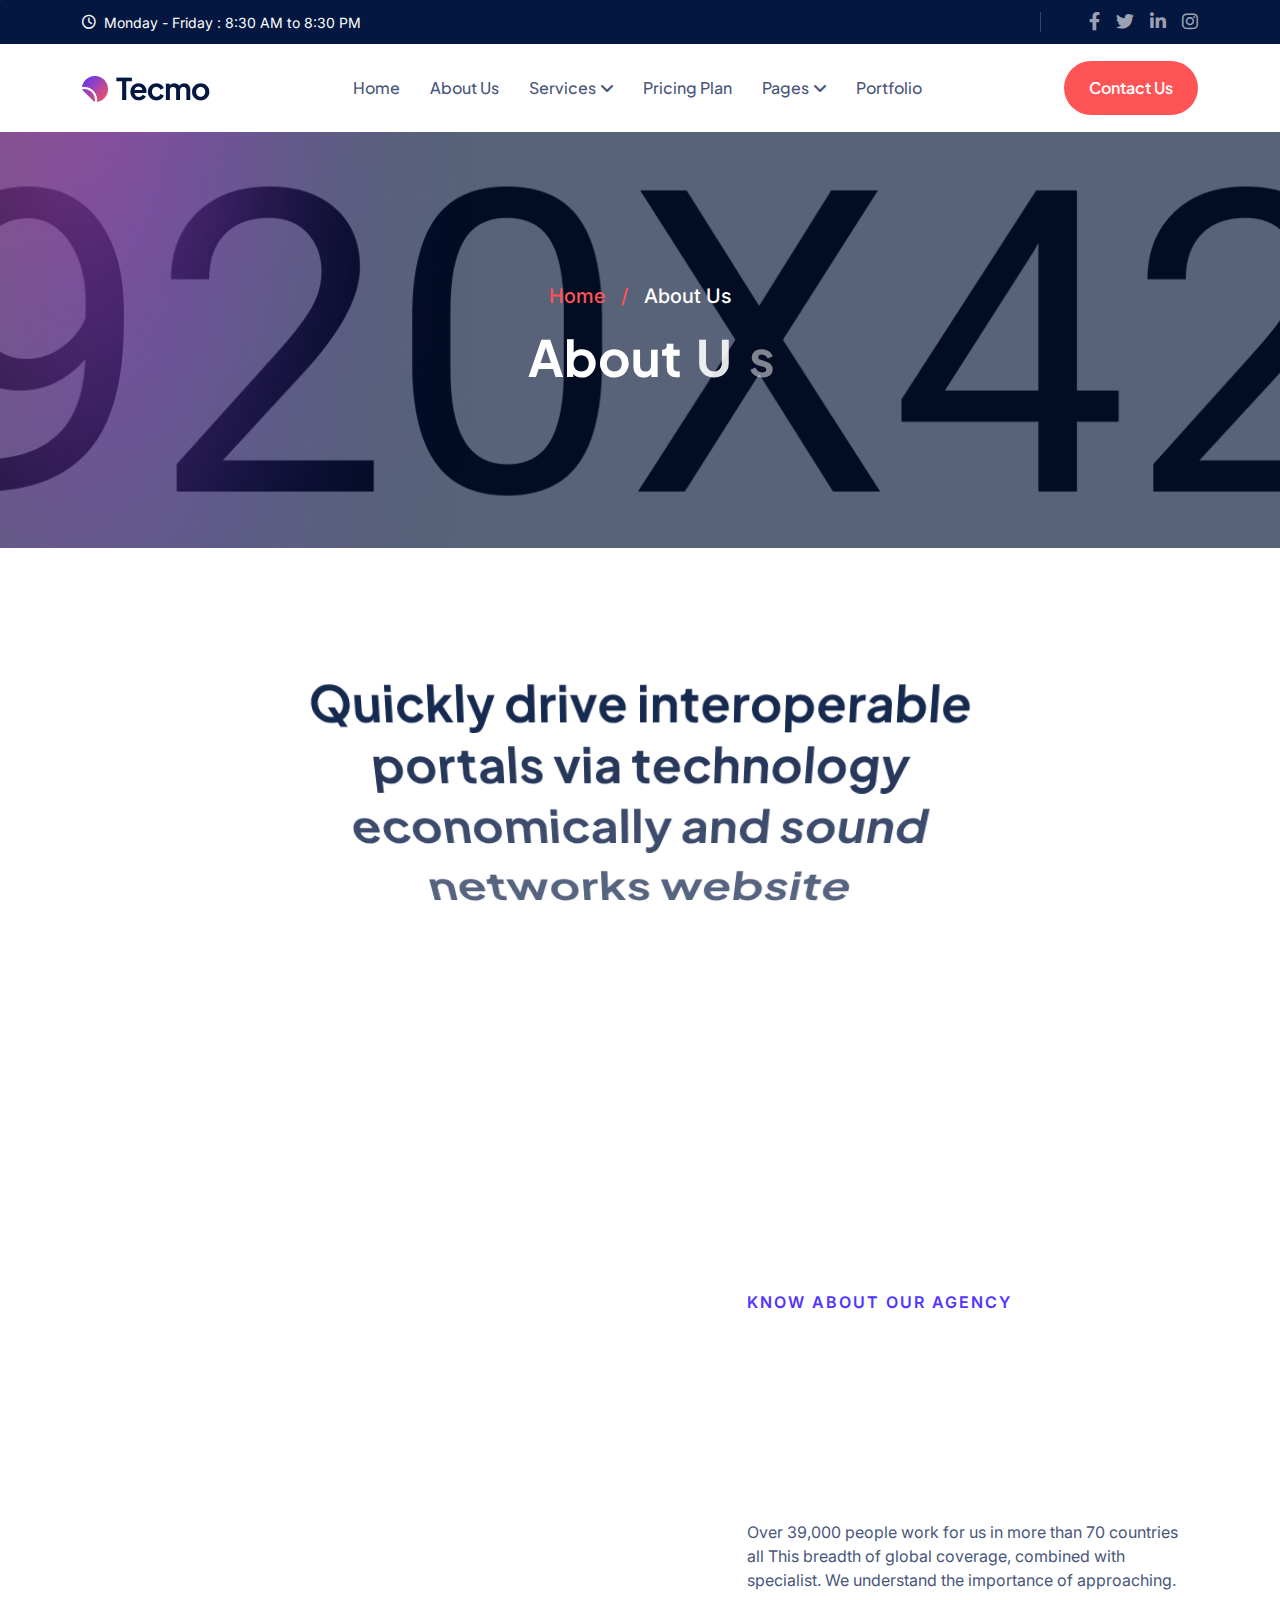
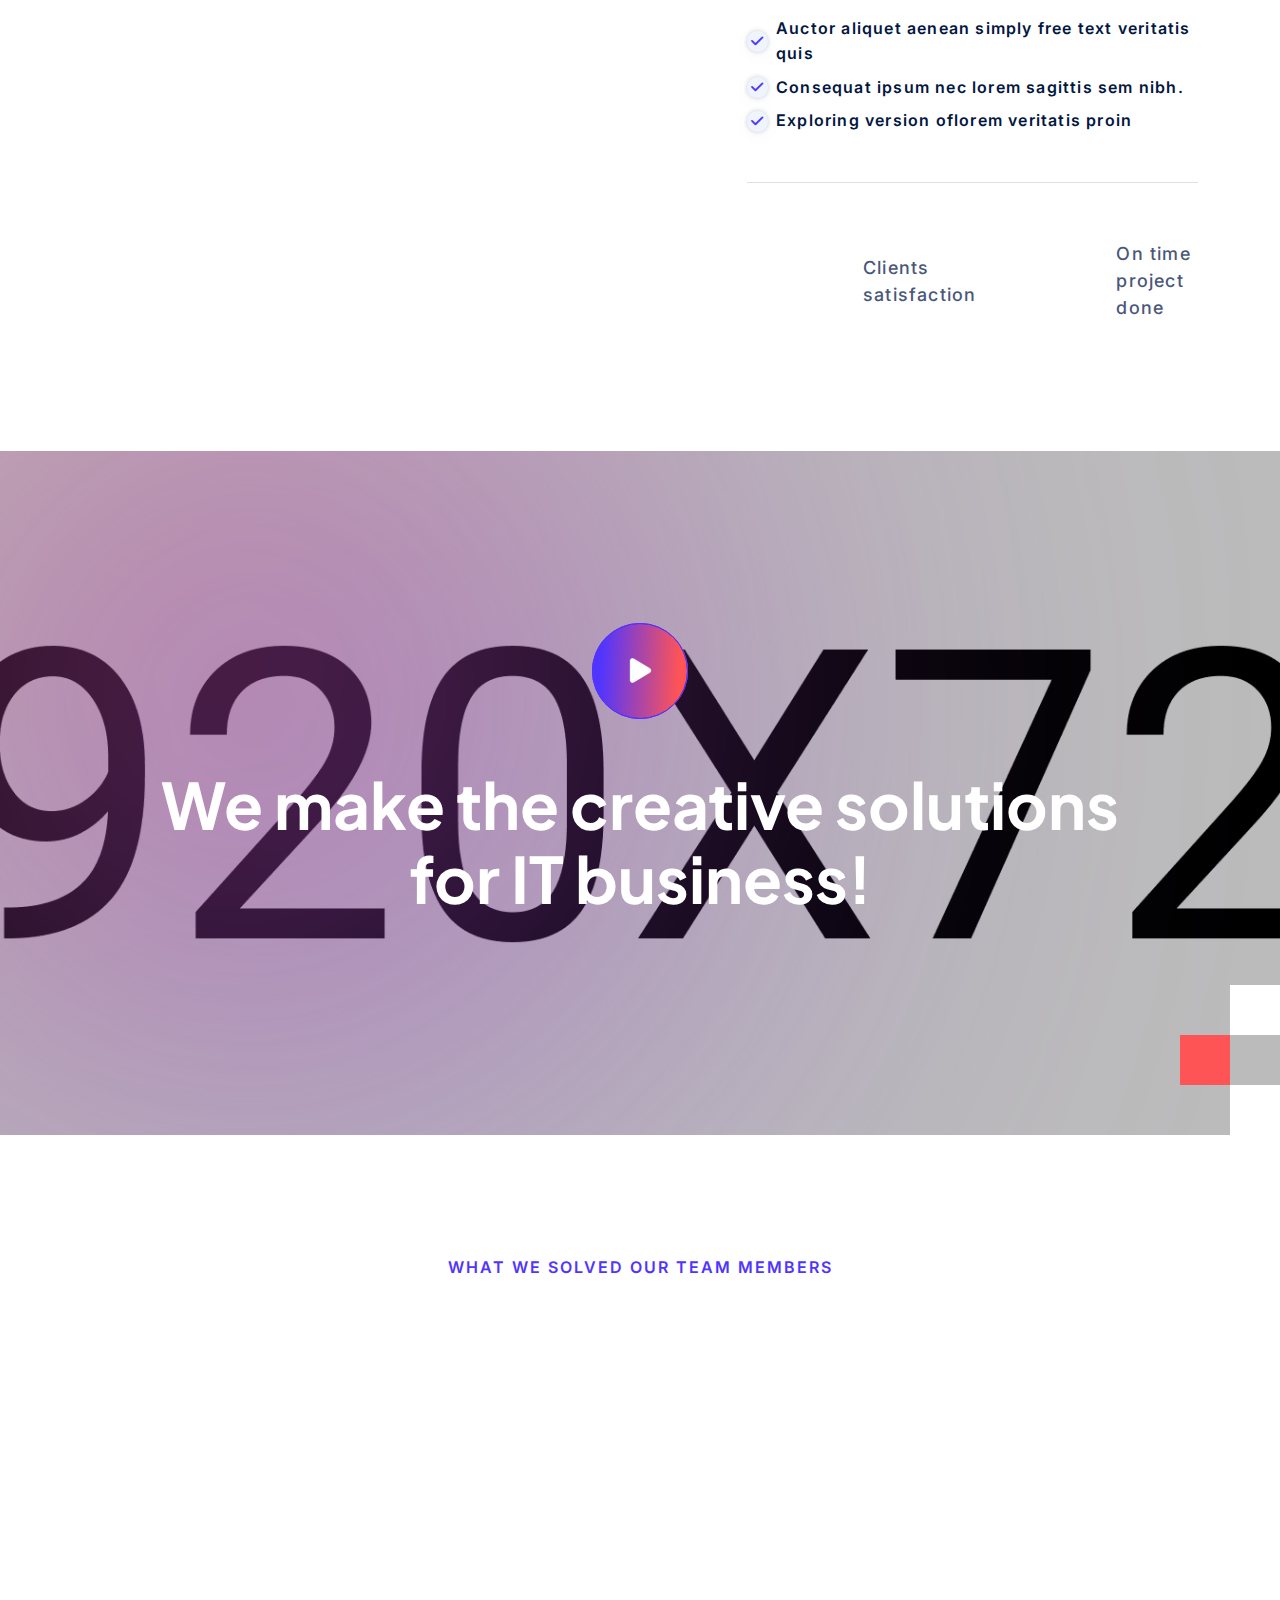
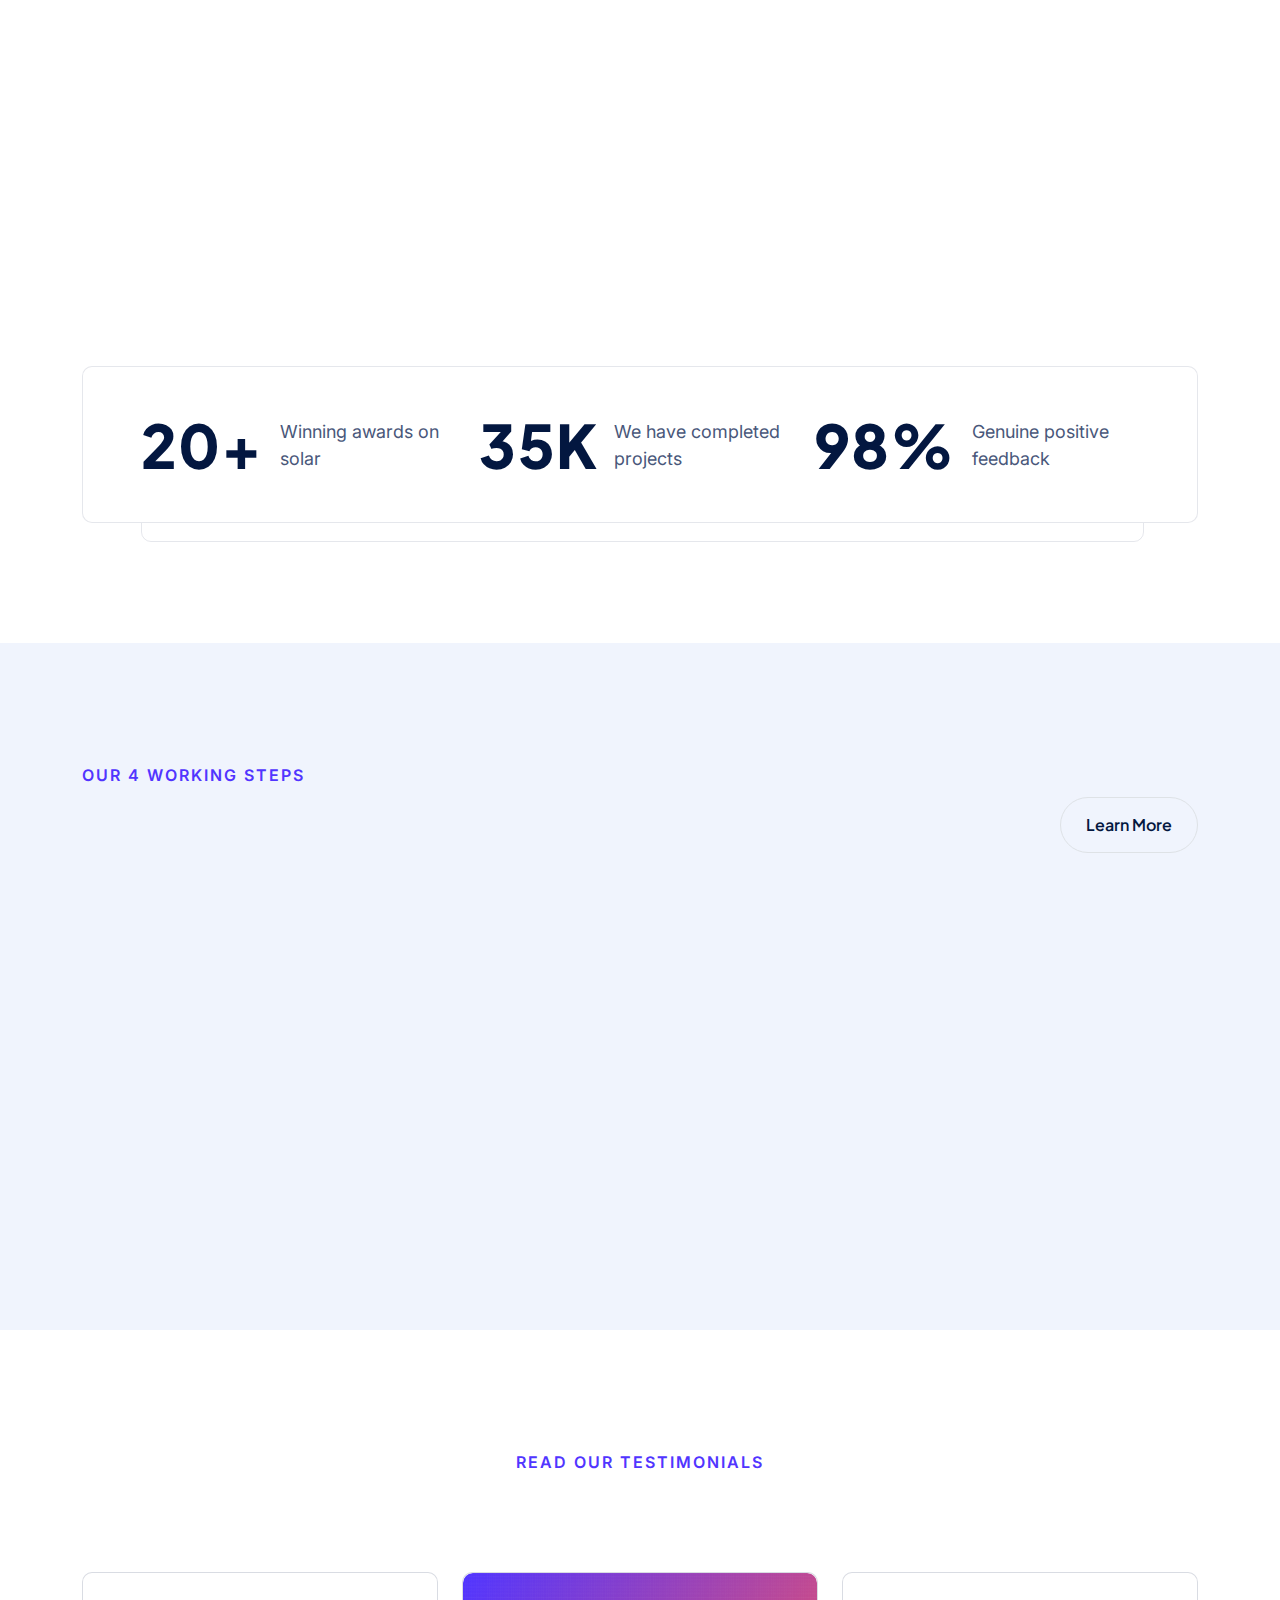
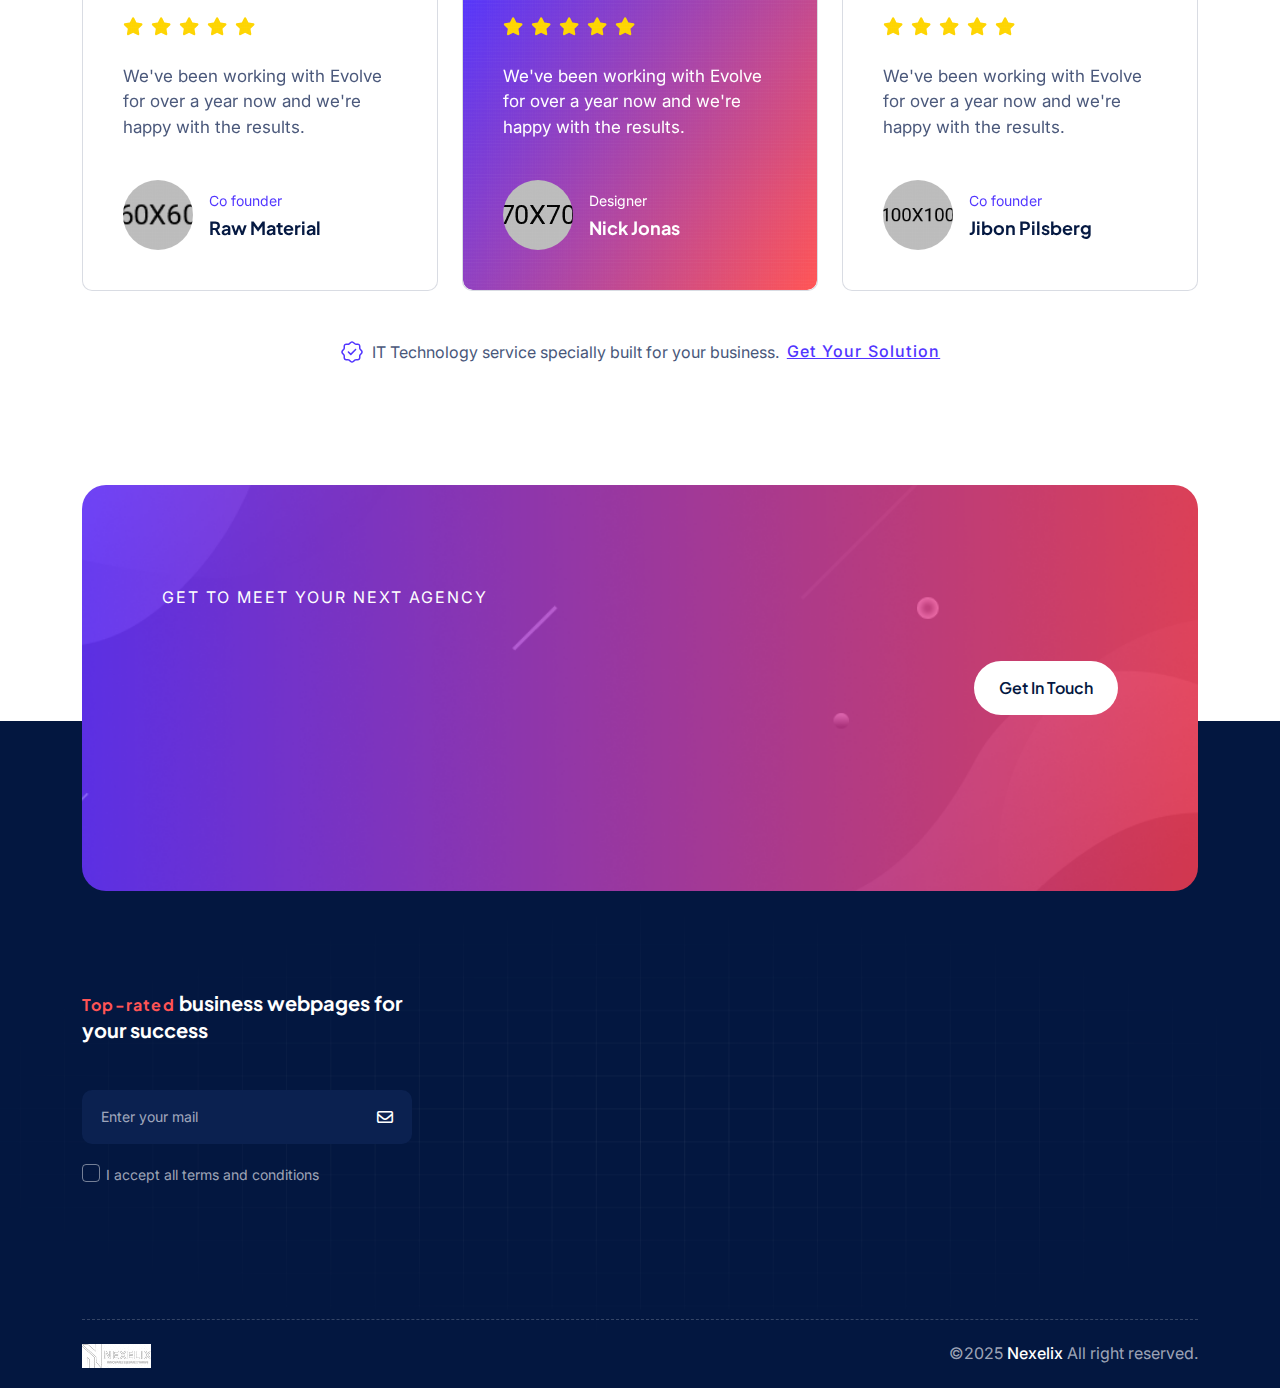
<file: nexelix/buyer-file/main-file/about.html>
<!DOCTYPE html>
<html lang="en">
<!--<< Header Area >>-->

<head>
    <!-- ========== Meta Tags ========== -->
    <meta charset="UTF-8">
    <meta http-equiv="X-UA-Compatible" content="IE=edge">
    <meta name="viewport" content="width=device-width, initial-scale=1">
    <meta name="author" content="authorName">
    <meta name="description" content="Tecmo - IT Solution and Technology HTML Template">
    <!-- ======== Page title ============ -->
    <title>Tecmo - IT Solution and Technology HTML Template</title>
    <!--<< Favcion >>-->
    <link rel="shortcut icon" href="assets/img/logo/favs.png">
    <!--<< Bootstrap min.css >>-->
    <link rel="stylesheet" href="assets/css/bootstrap.min.css">
    <!--<< All Min Css >>-->
    <link rel="stylesheet" href="assets/css/all.min.css">
    <!--<< Animate.css >>-->
    <link rel="stylesheet" href="assets/css/animate.css">
    <!--<< Magnific Popup.css >>-->
    <link rel="stylesheet" href="assets/css/magnific-popup.css">
    <!--<< MeanMenu.css >>-->
    <link rel="stylesheet" href="assets/css/meanmenu.css">
    <!--<< Swiper Bundle.css >>-->
    <link rel="stylesheet" href="assets/css/swiper-bundle.min.css">
    <!--<< Nice Select.css >>-->
    <link rel="stylesheet" href="assets/css/nice-select.css">
    <!--<< Main.css >>-->
    <link rel="stylesheet" href="assets/css/main.css">
</head>

<body>

    <!-- Preloader Start -->
    <div id="preloader" class="preloader">
        <div class="animation-preloader">
            <div class="spinner">
            </div>
            <div class="txt-loading">
                <span data-text-preloader="N" class="letters-loading">
                    N
                </span>
                <span data-text-preloader="E" class="letters-loading">
                    E
                </span>
                <span data-text-preloader="X" class="letters-loading">
                    X
                </span>
                <span data-text-preloader="E" class="letters-loading">
                    E
                </span>
                <span data-text-preloader="L" class="letters-loading">
                    L
                </span>
                  <span data-text-preloader="I" class="letters-loading">
                    I
                </span>
                  <span data-text-preloader="X" class="letters-loading">
                    X
                </span>
            </div>
        </div>
        <div class="loader">
            <div class="row">
                <div class="col-3 loader-section section-left">
                    <div class="bg"></div>
                </div>
                <div class="col-3 loader-section section-left">
                    <div class="bg"></div>
                </div>
                <div class="col-3 loader-section section-right">
                    <div class="bg"></div>
                </div>
                <div class="col-3 loader-section section-right">
                    <div class="bg"></div>
                </div>
            </div>
        </div>
    </div>

    <!-- Start Cursor Pointer -->
    <div class="mouse-follower">
        <span class="cursor-outline"></span>
        <span class="cursor-dot"></span>
    </div>
    <!-- End Cursor Pointer -->

    <!-- Header Top Start -->
    <div class="header-top-section d-lg-block d-none bg-color3 py-2">
        <div class="container">
            <div class="sub-header-wrapper d-flex align-items-center justify-content-between">
                <a href="#" class="d-flex align-items-center gap-2 white fs-eight">
                    <i class="fa-regular fa-clock"></i> Monday - Friday : 8:30 AM to 8:30 PM
                </a>
                <div class="right-top-cont d-flex align-items-center gap-5">
                    <div class="line"></div>
                    <div class="social-custom d-flex align-items-center gap-xl-3 gap-3">
                        <a href="#" class=" black"><i class="fab fa-facebook-f white65 fs-six"></i></a>
                        <a href="#" class=" black"><i class="fa-brands fa-twitter white65 fs-six"></i></a>
                        <a href="#" class=" black"><i class="fa-brands fa-linkedin-in white65 fs-six"></i></a>
                        <a href="#" class=" black"><i class="fa-brands fa-instagram white65 fs-six"></i></a>
                    </div>
                </div>
            </div>
        </div>
    </div>
    <!-- Header Top End -->

    <!-- Offcanvas Area Start -->
        <div class="fix-area">
        <div class="offcanvas__info">
            <div class="offcanvas__wrapper">
                <div class="offcanvas__content">
                    <div class="offcanvas__top mb-4 d-flex justify-content-between align-items-center">
                        <div class="offcanvas__logo">
                            <a href="index.html">
                                <img src="assets/img/logo/logo.png" alt="logo-img">
                            </a>
                        </div>
                        <div class="offcanvas__close">
                            <button>
                                <i class="fas fa-times"></i>
                            </button>
                        </div>
                    </div>

                    <div class="mobile-menu fix mb-3"></div>
                    <div class="offcanvas__contact">
                        <h4 class="n900-clr">Contact Info</h4>
                        <ul class="d-grid gap-2 mb-5">
                            <li class="d-flex align-items-center">
                                <div class="offcanvas__contact-icon">
                                    <i class="fal fa-map-marker-alt"></i>
                                </div>
                                <div class="offcanvas__contact-text">
                                    <a target="_blank" href="#">3517 W. Gray St. Utica, Pennsylvania</a>
                                </div>
                            </li>
                            <li class="d-flex align-items-center">
                                <div class="offcanvas__contact-icon mr-15">
                                    <i class="fal fa-envelope"></i>
                                </div>
                                <div class="offcanvas__contact-text">
                                    <a href="mailto:info@example.com"><span
                                            class="mailto:info@example.com">alma.lawson@example.com</span></a>
                                </div>
                            </li>
                            <li class="d-flex align-items-center">
                                <div class="offcanvas__contact-icon mr-15">
                                    <i class="fal fa-clock"></i>
                                </div>
                                <div class="offcanvas__contact-text">
                                    <a target="_blank" href="#">Sun-friday, 02am -09pm</a>
                                </div>
                            </li>
                            <li class="d-flex align-items-center">
                                <div class="offcanvas__contact-icon mr-15">
                                    <i class="far fa-phone"></i>
                                </div>
                                <div class="offcanvas__contact-text">
                                    <a href="tel:+11002345909">(219) 555-0114</a>
                                </div>
                            </li>
                        </ul>
                        <div class="header-button mt-4">
                            <a href="contact.html" class="theme-btn p2-bg text-center">
                                <span>
                                    Get A Quote
                                    <span class="ani-arrow">
                                        <i class="fa-solid fa-arrow-right-long"></i>
                                    </span>
                                </span>
                            </a>
                        </div>
                        <div class="social-icon d-flex align-items-center">
                            <a href="#"><i class="fab fa-facebook-f"></i></a>
                            <a href="#"><i class="fab fa-twitter"></i></a>
                            <a href="#"><i class="fa-brands fa-instagram"></i></a>
                            <a href="#"><i class="fa-brands fa-pinterest-p"></i></a>
                        </div>
                    </div>
                </div>
            </div>
        </div>
    </div>
    <div class="offcanvas__overlay"></div>

    <!-- Header Section Start -->
    <header id="header-sticky" class="header-1 w-100">
        <div class="container">
            <div class="mega-menu-wrapper">
                <div class="header-main">
                    <div class="header-left">
                        <div class="logo">
                            <a href="index.html" class="header-logo">
                                <img src="assets/img/logo/logo.png" alt="logo-img">
                            </a>
                        </div>
                    </div>
                    <div class="header-right d-flex justify-content-end align-items-center">
                        <div class="mean__menu-wrapper">
                            <div class="main-menu">
                                <nav id="mobile-menu">
                                    <ul>
                                        <li>
                                            <a href="index.html">Home</a>
                                            
                                        </li>
                                        <li>
                                            <a href="about.html">About Us</a>
                                        </li>
                                        <li>
                                            <a href="services.html">
                                                Services
                                                <i class="fas fa-angle-down"></i>
                                            </a>
                                            <ul class="submenu">
                                                <li><a href="services.html">Service</a></li>
                                                <li><a href="services-details.html">Service Details</a></li>
                                            </ul>
                                        </li>

                                        <li>
                                            <a href="blog.html">Pricing Plan</a>
                                        </li>
                                        <li class="has-dropdown">
                                            <a href="#0">
                                                Pages
                                                <i class="fas fa-angle-down"></i>
                                            </a>
                                            <ul class="submenu">
                                                <li><a href="team.html">Team</a></li>
                                                <li><a href="team-details.html">Team Details</a></li>
                                                <li><a href="testimonials.html">Testimonial</a></li>
                                            </ul>
                                        </li>
                                        <li>
                                            <a href="portfolio.html">
                                                Portfolio
                                            </a>
                                        </li>

                                    </ul>
                                </nav>
                            </div>
                        </div>
                        <div class="header__hamburger d-xl-none d-block my-auto">
                            <div class="sidebar__toggle">
                                <img src="assets/img/icon/menu.png" alt="icon">
                            </div>
                        </div>

                    </div>
                    <div class="header-hamburger-inner d-xl-flex gap-xxl-4 gap-xl-3 align-items-center d-none">
                        <a href="contact.html"
                            class="common-btn box-style cmn-style1 d-inline-flex justify-content-center align-items-center gap-xxl-2 gap-2 fs18 fw-semibold white overflow-hidden rounded-5 p3-bg">
                            Contact Us
                        </a>
                        <div class="header__hamburger my-auto d-xl-none d-block">
                            <div class="sidebar__toggle">
                                <img src="assets/img/icon/menu.png" alt="icon">
                            </div>
                        </div>
                    </div>
                </div>
            </div>
        </div>
    </header>
    <!-- Banner Section Start -->
    <section class="breadcrumb-section position-relative fix">
        <div class="container">
            <div class="bread-content text-center">
                <ul class="d-flex align-items-center gap-3 justify-content-center">
                    <li>
                        <a href="index.html" class="p3-clr">Home</a>
                    </li>
                    <li class="p3-clr">/</li>
                    <li class="white">About Us</li>
                </ul>
                <h1 class="white visible-from-right">About Us</h1>
            </div>
        </div>
        <!-- bread Element -->
        <img src="assets/img/element/bread-ele.png" alt="img" class="bread-ele">
    </section>
    <!-- Banner Section Start -->

    <!-- network Section Start -->
    <section class="network-section fix space-top">
        <div class="container">
            <div class="row justify-content-center mb-lg-5 mb-4 pb-3 text-center">
                <div class="col-lg-8">
                    <div class="section-title">
                        <h2 class="wow fadeInUp black fw-bold visible-from-bottom" data-wow-delay=".3s">
                            Quickly drive interoperable portals via
                            technology economically and
                            sound networks website
                        </h2>
                    </div>
                </div>
            </div>
            <div class="row g-4">
                <div class="col-sm-6 col-lg-4 wow fadeInUp" data-wow-delay=".3s">
                    <div class="netwrok-items border-top pt-4">
                        <span class="d-flex align-items-center gap-2 fs-six pra fw-semibold mb-4 pb-lg-3">
                            <i class="fas fa-circle p1-clr fs-eight"></i> Problem solved
                        </span>
                        <div class="content d-flex align-items-center gap-0 mb-4 pb-xl-3 pb-1">
                            <span class="count">98</span>
                            <span>%</span>
                        </div>
                        <p class="pra fs-seven">
                            In semper tempus diam, sed sollicitudin urna dapibus eu. Aliquam commodo aliquet
                        </p>
                    </div>
                </div>
                <div class="col-sm-6 col-lg-4 wow fadeInUp" data-wow-delay=".5s">
                    <div class="netwrok-items border-top pt-4">
                        <span class="d-flex align-items-center gap-2 fs-six pra fw-semibold mb-4 pb-lg-3">
                            <i class="fas fa-circle p1-clr fs-eight"></i> Satisfied clients
                        </span>
                        <div class="content d-flex align-items-center gap-0 mb-4 pb-xl-3 pb-1">
                            <span class="count">200</span>
                            <span>K</span>
                        </div>
                        <p class="pra fs-seven">
                            In semper tempus diam, sed sollicitudin urna dapibus eu. Aliquam commodo aliquet
                        </p>
                    </div>
                </div>
                <div class="col-sm-6 col-lg-4 wow fadeInUp" data-wow-delay=".7s">
                    <div class="netwrok-items border-top pt-4">
                        <span class="d-flex align-items-center gap-2 fs-six pra fw-semibold mb-4 pb-lg-3">
                            <i class="fas fa-circle p1-clr fs-eight"></i> Pro team members
                        </span>
                        <div class="content d-flex align-items-center gap-0 mb-4 pb-xl-3 pb-1">
                            <span class="count">299</span>
                            <span>+</span>
                        </div>
                        <p class="pra fs-seven">
                            In semper tempus diam, sed sollicitudin urna dapibus eu. Aliquam commodo aliquet
                        </p>
                    </div>
                </div>
            </div>
        </div>
    </section>

    <!-- About Section Start -->
    <section class="about-section style2 fix">
        <div class="about-wrapper section-padding">
            <div class="container">
                <div
                    class="row flex-row-reverse justify-content-lg-between justify-content-center g-4 align-items-center">
                    <div class="col-xl-5 col-lg-7">
                        <div class="about-content">
                            <div class="section-title text-lg-start text-center mb-4">
                                <span class="sub-badge p1-clr fw-semibold fs-seven text-uppercase d-block mb-3">
                                    KNOW ABOUT OUR AGENCY
                                </span>
                                <h2 class="mb-xxl-4 mb-3 wow fadeInUp black fw-bold visible-slowly-right"
                                    data-wow-delay=".3s">
                                    Create unique ideas
                                    for your business.
                                </h2>
                                <p class="pra fs-seven">
                                    Over 39,000 people work for us in more than 70 countries all This breadth of global
                                    coverage, combined with specialist.
                                    We understand the importance of approaching.
                                </p>
                            </div>
                            <ul
                                class="about-list d-grid justify-content-center justify-content-lg-start gap-2 border-bottom mb-xl-5 mb-4 pb-xl-5 pb-4">
                                <li class="d-flex align-items-center gap-2">
                                    <span class="icon d-center"><i class="fa-solid fa-check p1-clr fs-eight"></i></span>
                                    <span class="fw-semibold black">
                                        Auctor aliquet aenean simply free text veritatis quis
                                    </span>
                                </li>
                                <li class="d-flex align-items-center gap-2">
                                    <span class="icon d-center"><i class="fa-solid fa-check p1-clr fs-eight"></i></span>
                                    <span class="fw-semibold black">
                                        Consequat ipsum nec lorem sagittis sem nibh.
                                    </span>
                                </li>
                                <li class="d-flex align-items-center gap-2">
                                    <span class="icon d-center"><i class="fa-solid fa-check p1-clr fs-eight"></i></span>
                                    <span class="fw-semibold black">
                                        Exploring version oflorem veritatis proin
                                    </span>
                                </li>
                            </ul>
                            <div class="custom-circle-progress-bar">
                                <div class="inner d-flex align-items-center gap-xxl-4 gap-sm-3 gap-2">
                                    <div class="card-custom">
                                        <div class="circle percentage1">
                                            <div class="bar"></div>
                                            <div class="box"><span></span></div>
                                        </div>
                                    </div>
                                    <span class="fs-six fw_500 pra">
                                        Clients <br>
                                        satisfaction
                                    </span>
                                </div>
                                <div class="inner d-flex align-items-center gap-xxl-4 gap-sm-3 gap-2">
                                    <div class="card-custom">
                                        <div class="circle percentage2">
                                            <div class="bar"></div>
                                            <div class="box"><span></span></div>
                                        </div>
                                    </div>
                                    <span class="fs-six fw_500 pra">
                                        On time <br>
                                        project done
                                    </span>
                                </div>
                            </div>
                        </div>
                    </div>
                    <div class="col-xl-6 col-lg-5">
                        <div class="about-thumb position-relative reveal-left w-100">
                            <img src="assets/img/about/about2-thumb.png" alt="img" class="w-100">
                            <!-- Ele -->
                            <img src="assets/img/element/dot-grp1.png" alt="img" class="about-ele">
                            <img src="assets/img/about/about2-ele.png" alt="img" class="about-ele2">
                        </div>
                    </div>
                </div>
            </div>
        </div>
    </section>

    <!-- Watch Full Section Start -->
    <section class="watch-full-section position-relative fix">
        <div class="container">
            <div class="watch-full-content">
                <a href="https://www.youtube.com/watch?v=lMJImKo-eZU"
                    class="portfolio-video rounded-circle d-center video-popup">
                    <i class="fa-solid fa-play"></i>
                </a>
                <h2 class="text-center white">
                    We make the creative solutions
                    for IT business!
                </h2>
            </div>
        </div>
        <!-- Ele -->
        <img src="assets/img/element/watch-ele.png" alt="img" class="position-absolute end-0 bottom-0 watch-custom-ele">
    </section>
    <!-- Watch Full Section end -->

    <!-- Team Section Start -->
    <section class="team-section fix section-padding">
        <div class="container">
            <div class="row justify-content-center mb-lg-5 mb-sm-5 mb-4 pb-lg-1">
                <div class="col-lg-7">
                    <div class="section-title text-center">
                        <span class="sub-badge p1-clr fw-semibold fs-seven text-uppercase d-block mb-3">WHAT WE SOLVED
                            OUR TEAM MEMBERS
                        </span>
                        <h2 class="wow fadeInUp black fw-bold visible-slowly-right" data-wow-delay=".3s">
                            Meet with tech specialist
                        </h2>
                    </div>
                </div>
            </div>
            <div class="row justify-content-center g-sm-6 g-4">
                <div class="col-md-6 col-lg-6 col-xl-4">
                    <div class="team-items wow fadeInUp" data-wow-delay=".4s">
                        <div class="thumb position-relative w-100 mb-lg-4 mb-3">
                            <img src="assets/img/team/member1.png" alt="img" class="w-100">
                            <div
                                class="social-wrapper2 d-flex justify-content-center align-items-center gap-lg-2 gap-1">
                                <a href="#" class="rounded-2">
                                    <i class="fab fa-facebook-f"></i>
                                </a>
                                <a href="#" class="rounded-2">
                                    <svg width="17" height="17" viewBox="0 0 17 17" fill="none"
                                        xmlns="http://www.w3.org/2000/svg">
                                        <path
                                            d="M10.3881 7.49266L16.3338 0.825195H14.9249L9.76215 6.61446L5.63871 0.825195H0.882812L7.11826 9.57959L0.882812 16.5715H2.29185L7.7438 10.4578L12.0985 16.5715H16.8544L10.3877 7.49266H10.3881ZM8.45818 9.65672L7.8264 8.78498L2.79954 1.84844H4.96374L9.02047 7.44645L9.65225 8.31819L14.9255 15.5947H12.7613L8.45818 9.65705V9.65672Z"
                                            fill="black" />
                                    </svg>
                                </a>
                                <a href="#" class="rounded-2">
                                    <i class="fa-brands fa-linkedin-in"></i>
                                </a>
                                <a href="#" class="rounded-2">
                                    <i class="fa-brands fa-pinterest-p"></i>
                                </a>
                            </div>
                        </div>
                        <div class="content">
                            <h4 class="black mb-1"><a href="team-details.html" class="black">Darrell Steward</a></h4>
                            <span class="fs-seven fw-medium">Ui/Ux Designer</span>
                        </div>
                    </div>
                </div>
                <div class="col-md-6 col-lg-6 col-xl-4">
                    <div class="team-items wow fadeInUp" data-wow-delay=".4s">
                        <div class="thumb position-relative w-100 mb-lg-4 mb-3">
                            <img src="assets/img/team/member2.png" alt="img" class="w-100">
                            <div
                                class="social-wrapper2 d-flex justify-content-center align-items-center gap-lg-2 gap-1">
                                <a href="#" class="rounded-2">
                                    <i class="fab fa-facebook-f"></i>
                                </a>
                                <a href="#" class="rounded-2">
                                    <svg width="17" height="17" viewBox="0 0 17 17" fill="none"
                                        xmlns="http://www.w3.org/2000/svg">
                                        <path
                                            d="M10.3881 7.49266L16.3338 0.825195H14.9249L9.76215 6.61446L5.63871 0.825195H0.882812L7.11826 9.57959L0.882812 16.5715H2.29185L7.7438 10.4578L12.0985 16.5715H16.8544L10.3877 7.49266H10.3881ZM8.45818 9.65672L7.8264 8.78498L2.79954 1.84844H4.96374L9.02047 7.44645L9.65225 8.31819L14.9255 15.5947H12.7613L8.45818 9.65705V9.65672Z"
                                            fill="black" />
                                    </svg>
                                </a>
                                <a href="#" class="rounded-2">
                                    <i class="fa-brands fa-linkedin-in"></i>
                                </a>
                                <a href="#" class="rounded-2">
                                    <i class="fa-brands fa-pinterest-p"></i>
                                </a>
                            </div>
                        </div>
                        <div class="content">
                            <h4 class="black mb-1"><a href="team-details.html" class="black">Harshil Achayra</a></h4>
                            <span class="fs-seven fw-medium">Engineer</span>
                        </div>
                    </div>
                </div>
                <div class="col-md-6 col-lg-6 col-xl-4">
                    <div class="team-items wow fadeInUp" data-wow-delay=".4s">
                        <div class="thumb position-relative w-100 mb-lg-4 mb-3">
                            <img src="assets/img/team/member3.png" alt="img" class="w-100">
                            <div
                                class="social-wrapper2 d-flex justify-content-center align-items-center gap-lg-2 gap-1">
                                <a href="#" class="rounded-2">
                                    <i class="fab fa-facebook-f"></i>
                                </a>
                                <a href="#" class="rounded-2">
                                    <svg width="17" height="17" viewBox="0 0 17 17" fill="none"
                                        xmlns="http://www.w3.org/2000/svg">
                                        <path
                                            d="M10.3881 7.49266L16.3338 0.825195H14.9249L9.76215 6.61446L5.63871 0.825195H0.882812L7.11826 9.57959L0.882812 16.5715H2.29185L7.7438 10.4578L12.0985 16.5715H16.8544L10.3877 7.49266H10.3881ZM8.45818 9.65672L7.8264 8.78498L2.79954 1.84844H4.96374L9.02047 7.44645L9.65225 8.31819L14.9255 15.5947H12.7613L8.45818 9.65705V9.65672Z"
                                            fill="black" />
                                    </svg>
                                </a>
                                <a href="#" class="rounded-2">
                                    <i class="fa-brands fa-linkedin-in"></i>
                                </a>
                                <a href="#" class="rounded-2">
                                    <i class="fa-brands fa-pinterest-p"></i>
                                </a>
                            </div>
                        </div>
                        <div class="content">
                            <h4 class="black mb-1"><a href="team-details.html" class="black">Nisha Gurain</a></h4>
                            <span class="fs-seven fw-medium">Mechanic</span>
                        </div>
                    </div>
                </div>
            </div>
        </div>
    </section>

    <!-- Counter Section Start -->
    <section class="custom-counter-section space-bottom fix">
        <div class="container">
            <div class="counter-area1">
                <div class="counter-items d-md-flex d-grid align-items-center gap-3">
                    <div class="content d-flex align-items-center gap-0">
                        <span class="count">20</span>
                        <span>+</span>
                    </div>
                    <p class="fs-six pra">
                        Winning awards
                        on solar
                    </p>
                </div>
                <div class="counter-items d-md-flex d-grid align-items-center gap-3">
                    <div class="content d-flex align-items-center gap-0">
                        <span class="count">35</span>
                        <span>K</span>
                    </div>
                    <p class="fs-six pra">
                        We have completed
                        projects
                    </p>
                </div>
                <div class="counter-items d-md-flex d-grid align-items-center gap-3">
                    <div class="content d-flex align-items-center gap-0">
                        <span class="count">98</span>
                        <span>%</span>
                    </div>
                    <p class="fs-six pra">
                        Genuine positive
                        feedback
                    </p>
                </div>
            </div>
        </div>
    </section>
    <!-- Counter Section Start -->

    <!-- Working Step Section Start -->
    <section class="working-step-section bg-color fix section-padding">
        <div class="container">
            <div class="section-title-area align-items-end mb-60">
                <div class="section-title">
                    <span class="sub-badge p1-clr fw-semibold fs-seven text-uppercase d-block mb-2">
                        OUR 4 WORKING STEPS
                    </span>
                    <h2 class="wow fadeInUp black fw-bold visible-slowly-right" data-wow-delay=".3s">
                        Our working steps
                    </h2>
                </div>
                <a href="blog.html"
                    class="common-btn heading-font box-style d-inline-flex justify-content-center align-items-center gap-xxl-2 gap-2 fs18 fw-semibold black overflow-hidden border rounded100">
                    Learn More
                </a>
            </div>
            <div class="row g-4">
                <div class="col-sm-6 col-lg-3 wow fadeInUp" data-wow-delay=".3s">
                    <div class="work-learn-item text-center">
                        <div class="thumb-author d-center mb-xl-4 mb-3">
                            <div class="thumb rounded-circle">
                                <img src="assets/img/team/work-author1.png" alt="img" class="rounded-circle">
                            </div>
                            <span class="serial d-center rounded-circle">
                                01
                            </span>
                        </div>
                        <h4 class="mb-xl-3 mb-2"><a href="team-details.html" class="black">Discussion</a></h4>
                        <p class="fs-seven pra">
                            Since 1985 Reed has pioneered
                            cialist recruitment, sour
                        </p>
                    </div>
                </div>
                <div class="col-sm-6 col-lg-3 wow fadeInUp" data-wow-delay=".5s">
                    <div class="work-learn-item text-center">
                        <div class="thumb-author d-center mb-xl-4 mb-3">
                            <div class="thumb rounded-circle">
                                <img src="assets/img/team/work-author2.png" alt="img" class="rounded-circle">
                            </div>
                            <span class="serial d-center rounded-circle">
                                02
                            </span>
                        </div>
                        <h4 class="mb-xl-3 mb-2"><a href="team-details.html" class="black">Ideas & concept</a></h4>
                        <p class="fs-seven pra">
                            Since 1985 Reed has pioneered
                            cialist recruitment, sour
                        </p>
                    </div>
                </div>
                <div class="col-sm-6 col-lg-3 wow fadeInUp" data-wow-delay=".7s">
                    <div class="work-learn-item text-center">
                        <div class="thumb-author d-center mb-xl-4 mb-3">
                            <div class="thumb rounded-circle">
                                <img src="assets/img/team/work-author3.png" alt="img" class="rounded-circle">
                            </div>
                            <span class="serial d-center rounded-circle">
                                03
                            </span>
                        </div>
                        <h4 class="mb-xl-3 mb-2"><a href="team-details.html" class="black">Testing & trying</a></h4>
                        <p class="fs-seven pra">
                            Since 1985 Reed has pioneered
                            cialist recruitment, sour
                        </p>
                    </div>
                </div>
                <div class="col-sm-6 col-lg-3 wow fadeInUp" data-wow-delay=".9s">
                    <div class="work-learn-item text-center">
                        <div class="thumb-author d-center mb-xl-4 mb-3">
                            <div class="thumb rounded-circle">
                                <img src="assets/img/team/work-author4.png" alt="img" class="rounded-circle">
                            </div>
                            <span class="serial d-center rounded-circle">
                                02
                            </span>
                        </div>
                        <h4 class="mb-xl-3 mb-2"><a href="team-details.html" class="black">Execute & install</a></h4>
                        <p class="fs-seven pra">
                            Since 1985 Reed has pioneered
                            cialist recruitment, sour
                        </p>
                    </div>
                </div>
            </div>
        </div>
    </section>
    <!-- Working Step Section end -->

    <!-- Testimonial Section end -->
    <section class="testimonial-section section-padding fix">
        <div class="container">
            <div class="section-title text-center mb-xxl-5 mb-xl-4 mb-4">
                <span class="sub-badge p1-clr fw-semibold fs-seven text-uppercase d-block mb-3">
                    READ OUR TESTIMONIALS
                </span>
                <h2 class="wow fadeInUp black fw-bold visible-slowly-right" data-wow-delay=".3s">
                    Specials client feedback
                </h2>
            </div>
            <div class="testimonial-wrapper05 swiper">
                <div class="swiper-wrapper">
                    <div class="swiper-slide">
                        <div class="testimonial-items05">
                            <div class="boxes">
                                <div class="d-flex align-items-center gap-2 mb-4">
                                    <i class="fa-solid fa-star fs-six p2-clr"></i>
                                    <i class="fa-solid fa-star fs-six p2-clr"></i>
                                    <i class="fa-solid fa-star fs-six p2-clr"></i>
                                    <i class="fa-solid fa-star fs-six p2-clr"></i>
                                    <i class="fa-solid fa-star fs-six p2-clr"></i>
                                </div>
                                <p class="pra">
                                    We've been working with Evolve for
                                    over a year now and we're happy
                                    with the results.
                                </p>
                                <div class="d-flex align-items-center gap-xxl-4 gap-xl-3 gap-3">
                                    <div class="author rounded-circle">
                                        <img src="assets/img/testimonial/customer1.png" alt="img"
                                            class="rounded-circle">
                                    </div>
                                    <div class="cont">
                                        <p class="fs-eight mb-1 p1-clr d-block">Co founder</p>
                                        <h6 class="black fw-six">Raw Material</h6>
                                    </div>
                                </div>
                            </div>
                            <!-- Ele -->
                            <img src="assets/img/testimonial/testimonial-mask.png" alt="img" class="testimonial-mask">
                        </div>
                    </div>
                    <div class="swiper-slide">
                        <div class="testimonial-items05">
                            <div class="boxes">
                                <div class="d-flex align-items-center gap-2 mb-4">
                                    <i class="fa-solid fa-star fs-six p2-clr"></i>
                                    <i class="fa-solid fa-star fs-six p2-clr"></i>
                                    <i class="fa-solid fa-star fs-six p2-clr"></i>
                                    <i class="fa-solid fa-star fs-six p2-clr"></i>
                                    <i class="fa-solid fa-star fs-six p2-clr"></i>
                                </div>
                                <p class="pra">
                                    We've been working with Evolve for
                                    over a year now and we're happy
                                    with the results.
                                </p>
                                <div class="d-flex align-items-center gap-xxl-4 gap-xl-3 gap-3">
                                    <div class="author rounded-circle">
                                        <img src="assets/img/testimonial/goyela.png" alt="img" class="rounded-circle">
                                    </div>
                                    <div class="cont">
                                        <p class="fs-eight mb-1 p1-clr d-block">Designer</p>
                                        <h6 class="black fw-six">Nick Jonas</h6>
                                    </div>
                                </div>
                            </div>
                            <!-- Ele -->
                            <img src="assets/img/testimonial/testimonial-mask.png" alt="img" class="testimonial-mask">
                        </div>
                    </div>
                    <div class="swiper-slide">
                        <div class="testimonial-items05">
                            <div class="boxes">
                                <div class="d-flex align-items-center gap-2 mb-4">
                                    <i class="fa-solid fa-star fs-six p2-clr"></i>
                                    <i class="fa-solid fa-star fs-six p2-clr"></i>
                                    <i class="fa-solid fa-star fs-six p2-clr"></i>
                                    <i class="fa-solid fa-star fs-six p2-clr"></i>
                                    <i class="fa-solid fa-star fs-six p2-clr"></i>
                                </div>
                                <p class="pra">
                                    We've been working with Evolve for
                                    over a year now and we're happy
                                    with the results.
                                </p>
                                <div class="d-flex align-items-center gap-xxl-4 gap-xl-3 gap-3">
                                    <div class="author rounded-circle">
                                        <img src="assets/img/testimonial/author7.png" alt="img" class="rounded-circle">
                                    </div>
                                    <div class="cont">
                                        <p class="fs-eight mb-1 p1-clr d-block">Co founder</p>
                                        <h6 class="black fw-six">Jibon Pilsberg</h6>
                                    </div>
                                </div>
                            </div>
                            <!-- Ele -->
                            <img src="assets/img/testimonial/testimonial-mask.png" alt="img" class="testimonial-mask">
                        </div>
                    </div>
                </div>
            </div>
            <div
                class="d-flex flex-sm-nowrap flex-wrap text-sm-start text-center justify-content-center align-items-center gap-2 pra fs-seven px-2 mt-lg-5 mt-4">
                <svg width="24" height="24" viewBox="0 0 24 24" fill="none" xmlns="http://www.w3.org/2000/svg">
                    <path
                        d="M10.7905 15.17C10.5905 15.17 10.4005 15.09 10.2605 14.95L7.84055 12.53C7.55055 12.24 7.55055 11.76 7.84055 11.47C8.13055 11.18 8.61055 11.18 8.90055 11.47L10.7905 13.36L15.0905 9.06003C15.3805 8.77003 15.8605 8.77003 16.1505 9.06003C16.4405 9.35003 16.4405 9.83003 16.1505 10.12L11.3205 14.95C11.1805 15.09 10.9905 15.17 10.7905 15.17Z"
                        fill="#5135FF" />
                    <path
                        d="M12.0009 22.75C11.3709 22.75 10.7409 22.54 10.2509 22.12L8.67086 20.76C8.51086 20.62 8.11086 20.48 7.90086 20.48H6.18086C4.70086 20.48 3.50086 19.28 3.50086 17.8V16.09C3.50086 15.88 3.36086 15.49 3.22086 15.33L1.87086 13.74C1.05086 12.77 1.05086 11.24 1.87086 10.27L3.22086 8.68C3.36086 8.52 3.50086 8.13 3.50086 7.92V6.2C3.50086 4.72 4.70086 3.52 6.18086 3.52H7.91086C8.12086 3.52 8.52086 3.37 8.68086 3.24L10.2609 1.88C11.2409 1.04 12.7709 1.04 13.7509 1.88L15.3309 3.24C15.4909 3.38 15.8909 3.52 16.1009 3.52H17.8009C19.2809 3.52 20.4809 4.72 20.4809 6.2V7.9C20.4809 8.11 20.6309 8.51 20.7709 8.67L22.1309 10.25C22.9709 11.23 22.9709 12.76 22.1309 13.74L20.7709 15.32C20.6309 15.48 20.4809 15.88 20.4809 16.09V17.79C20.4809 19.27 19.2809 20.47 17.8009 20.47H16.1009C15.8909 20.47 15.4909 20.62 15.3309 20.75L13.7509 22.11C13.2609 22.54 12.6309 22.75 12.0009 22.75ZM6.18086 5.02C5.53086 5.02 5.00086 5.55 5.00086 6.2V7.91C5.00086 8.48 4.73086 9.21 4.36086 9.64L3.01086 11.23C2.66086 11.64 2.66086 12.35 3.01086 12.76L4.36086 14.35C4.73086 14.79 5.00086 15.51 5.00086 16.08V17.79C5.00086 18.44 5.53086 18.97 6.18086 18.97H7.91086C8.49086 18.97 9.22086 19.24 9.66086 19.62L11.2409 20.98C11.6509 21.33 12.3709 21.33 12.7809 20.98L14.3609 19.62C14.8009 19.25 15.5309 18.97 16.1109 18.97H17.8109C18.4609 18.97 18.9909 18.44 18.9909 17.79V16.09C18.9909 15.51 19.2609 14.78 19.6409 14.34L21.0009 12.76C21.3509 12.35 21.3509 11.63 21.0009 11.22L19.6409 9.64C19.2609 9.2 18.9909 8.47 18.9909 7.89V6.2C18.9909 5.55 18.4609 5.02 17.8109 5.02H16.1109C15.5309 5.02 14.8009 4.75 14.3609 4.37L12.7809 3.01C12.3709 2.66 11.6509 2.66 11.2409 3.01L9.66086 4.38C9.22086 4.75 8.48086 5.02 7.91086 5.02H6.18086Z"
                        fill="#5135FF" />
                </svg>

                IT Technology service specially built for your business. <span
                    class="p1-clr fw_500 text-decoration-underline">Get
                    Your Solution</span>
            </div>
        </div>
    </section>

    <!--<< Customer Touch Section Start >>-->
    <section class="customer-touch fix">
        <div class="container">
            <div class="customer-touch-wrap">
                <div class="section-title">
                    <span class="sub-badge white fs-seven text-uppercase d-block mb-2">Get to meet Your Next
                        Agency</span>
                    <h2 class="wow fadeInUp white fw-bold visible-slowly-right" data-wow-delay=".3s">
                        We’re delivering the best
                        customer experience
                    </h2>
                </div>
                <a href="contact.html"
                    class="common-btn text-nowrap heading-font box-style d-inline-flex justify-content-center align-items-center gap-xxl-2 gap-2 fs18 fw-semibold black overflow-hidden bg-white rounded100">
                    Get In Touch
                </a>
            </div>
        </div>
    </section>

    <!--<< Footer Section Start >>-->
<footer class="footer-section style blackbg fix">
        <div class="container">
            <div class="footer-widgets-wrapper">
                <div class="row g-lg-4 g-4 justify-content-between">
                    <div class="col-lg-4 col-md-6 col-sm-6">
                        <div class="top-rated-pragraph">
                            <h5 class="white mb-lg-5 mb-4">
                                <span class="p3-clr">Top-rated</span>
                                business webpages for your success
                            </h5>
                            <form action="#" class="form-style1 d-flex align-items-center justify-content-between">
                                <input type="text" placeholder="Enter your mail">
                                <button type="button"><i class="fa-regular fa-envelope"></i></button>
                            </form>
                            <div class="form-check cmn-checkbox mt-3">
                                <input class="form-check-input" type="checkbox" value="" id="mycheck">
                                <label class="form-check-label fs-eight white65" for="mycheck">
                                    I accept all terms and conditions
                                </label>
                            </div>
                        </div>
                    </div>
                    <div class="col-lg-2 col-md-6 col-sm-6">
                        <div class="single-footer-widget wow fadeInUp" data-wow-delay="0.5s">
                            <div class="boxes">
                                <div class="widget-head">
                                    <h3>Navigation</h3>
                                </div>
                                <ul class="list-area">
                                    <li>
                                        <a href="about.html">
                                            About us
                                        </a>
                                    </li>
                                    <li>
                                        <a href="team.html">
                                            Meet our team
                                        </a>
                                    </li>
                                    <li>
                                        <a href="portfolio.html">
                                            Portfolio
                                        </a>
                                    </li>
                                    <li>
                                        <a href="contact.html">
                                            Contacts
                                        </a>
                                    </li>
                                </ul>
                            </div>
                        </div>
                    </div>
                    <div class="col-lg-3 col-md-6 col-sm-6">
                        <div class="single-footer-widget d-flex justify-content-lg-center wow fadeInUp"
                            data-wow-delay="0.5s">
                            <div class="boxes">
                                <div class="widget-head">
                                    <h3>Others page</h3>
                                </div>
                                <ul class="list-area">
                                    <li>
                                        <a href="contact.html">
                                            Client support
                                        </a>
                                    </li>
                                    <li>
                                        <a href="contact.html">
                                            Help center
                                        </a>
                                    </li>
                                    <li>
                                        <a href="contact.html">
                                            Feedback
                                        </a>
                                    </li>
                                    <li>
                                        <a href="contact.html">
                                            Terms & condition
                                        </a>
                                    </li>
                                </ul>
                            </div>
                        </div>
                    </div>
                    <div class="col-lg-3 col-md-6 col-sm-6">
                        <div class="single-footer-widget d-flex justify-content-lg-center wow fadeInUp"
                            data-wow-delay="0.5s">
                            <div class="boxes">
                                <div class="widget-head">
                                    <h3>Need Help?</h3>
                                </div>
                                <div class="list-info d-grid gap-3 mb-4">
                                    <div class="list-info-item">
                                        <span class="fs-eight white65 d-block">Call Us Directly</span>
                                        <a href="#0" class="white fw-semibold">+(1) 224 676 7430</a>
                                    </div>
                                    <div class="list-info-item">
                                        <span class="fs-eight white65 d-block">Need Support?</span>
                                        <a href="#0" class="white fw-semibold">Tecmo@gmail.com</a>
                                    </div>
                                </div>
                                <div class="social-custom d-flex align-items-center gap-xl-4 gap-3">
                                    <a href="#" class=" black"><i class="fab fa-facebook-f white65 fs-six"></i></a>
                                    <a href="#" class=" black"><i class="fa-brands fa-x white65 fs-six"></i></a>
                                    <a href="#" class=" black"><i class="fab fa-linkedin-in white65 fs-six"></i></a>
                                </div>
                            </div>
                        </div>
                    </div>
                </div>
            </div>
        </div>
        <div class="footer-bottom">
            <div class="container">
                <div
                    class="footer-wrapper d-flex flex-md-nowrap flex-wrap gap-3 align-items-center justify-content-md-between justify-content-center text-md-start text-center">
                    <a href="index.html" class="footer-logo">
                        <img src="assets/img/logo/logo-white.png" alt="img">
                    </a>
                    <p class="white65">
                        &copy;2025 <a href="index.html" class="white fw_500">Nexelix</a> All right reserved.
                    </p>
                </div>
            </div>
        </div>
    </footer>


    <!-- Search Area Start -->
    <div class="search-wrap">
        <div class="search-inner">
            <i class="fas fa-times search-close" id="search-close"></i>
            <div class="search-cell">
                <form method="get">
                    <div class="search-field-holder">
                        <input type="search" class="main-search-input" placeholder="Search...">
                    </div>
                </form>
            </div>
        </div>
    </div>

    <!--<< All JS Plugins >>-->
    <script src="assets/js/jquery-3.7.1.min.js"></script>
    <!--<< Viewport Js >>-->
    <script src="assets/js/viewport.jquery.js"></script>
    <!--<< Bootstrap Js >>-->
    <script src="assets/js/bootstrap.bundle.min.js"></script>
    <!--<< Nice Select Js >>-->
    <script src="assets/js/jquery.nice-select.min.js"></script>
    <!--<< Waypoints Js >>-->
    <script src="assets/js/jquery.waypoints.js"></script>
    <!--<< Counterup Js >>-->
    <script src="assets/js/jquery.counterup.min.js"></script>
    <!--<< Swiper Slider Js >>-->
    <script src="assets/js/swiper-bundle.min.js"></script>
    <!--<< MeanMenu Js >>-->
    <script src="assets/js/jquery.meanmenu.min.js"></script>
    <!--<< Magnific Popup Js >>-->
    <script src="assets/js/jquery.magnific-popup.min.js"></script>
    <!--<< Wow Animation Js >>-->
    <script src="assets/js/wow.min.js"></script>
    <!--<< Gsap Js >>-->
    <script src="assets/js/gsap.min.js"></script>
    <!--<< Lenis Js >>-->
    <script src="assets/js/lenis.min.js"></script>
    <!--<< ScrollSmoother Js >>-->
    <script src="assets/js/scrollSmoother.js"></script>
    <!--<< ScrollTrigger Js >>-->
    <script src="assets/js/ScrollTrigger.min.js"></script>
    <!--<< Spalit Text Js >>-->
    <script src="assets/js/spilitext-gsap.js"></script>
    <!--<< Valina Tilt Js >>-->
    <script src="assets/js/vanilla-tilt.min.js"></script>
    <!--<< Main.js >>-->
    <script src="assets/js/main.js"></script>
</body>

</html>
</file>
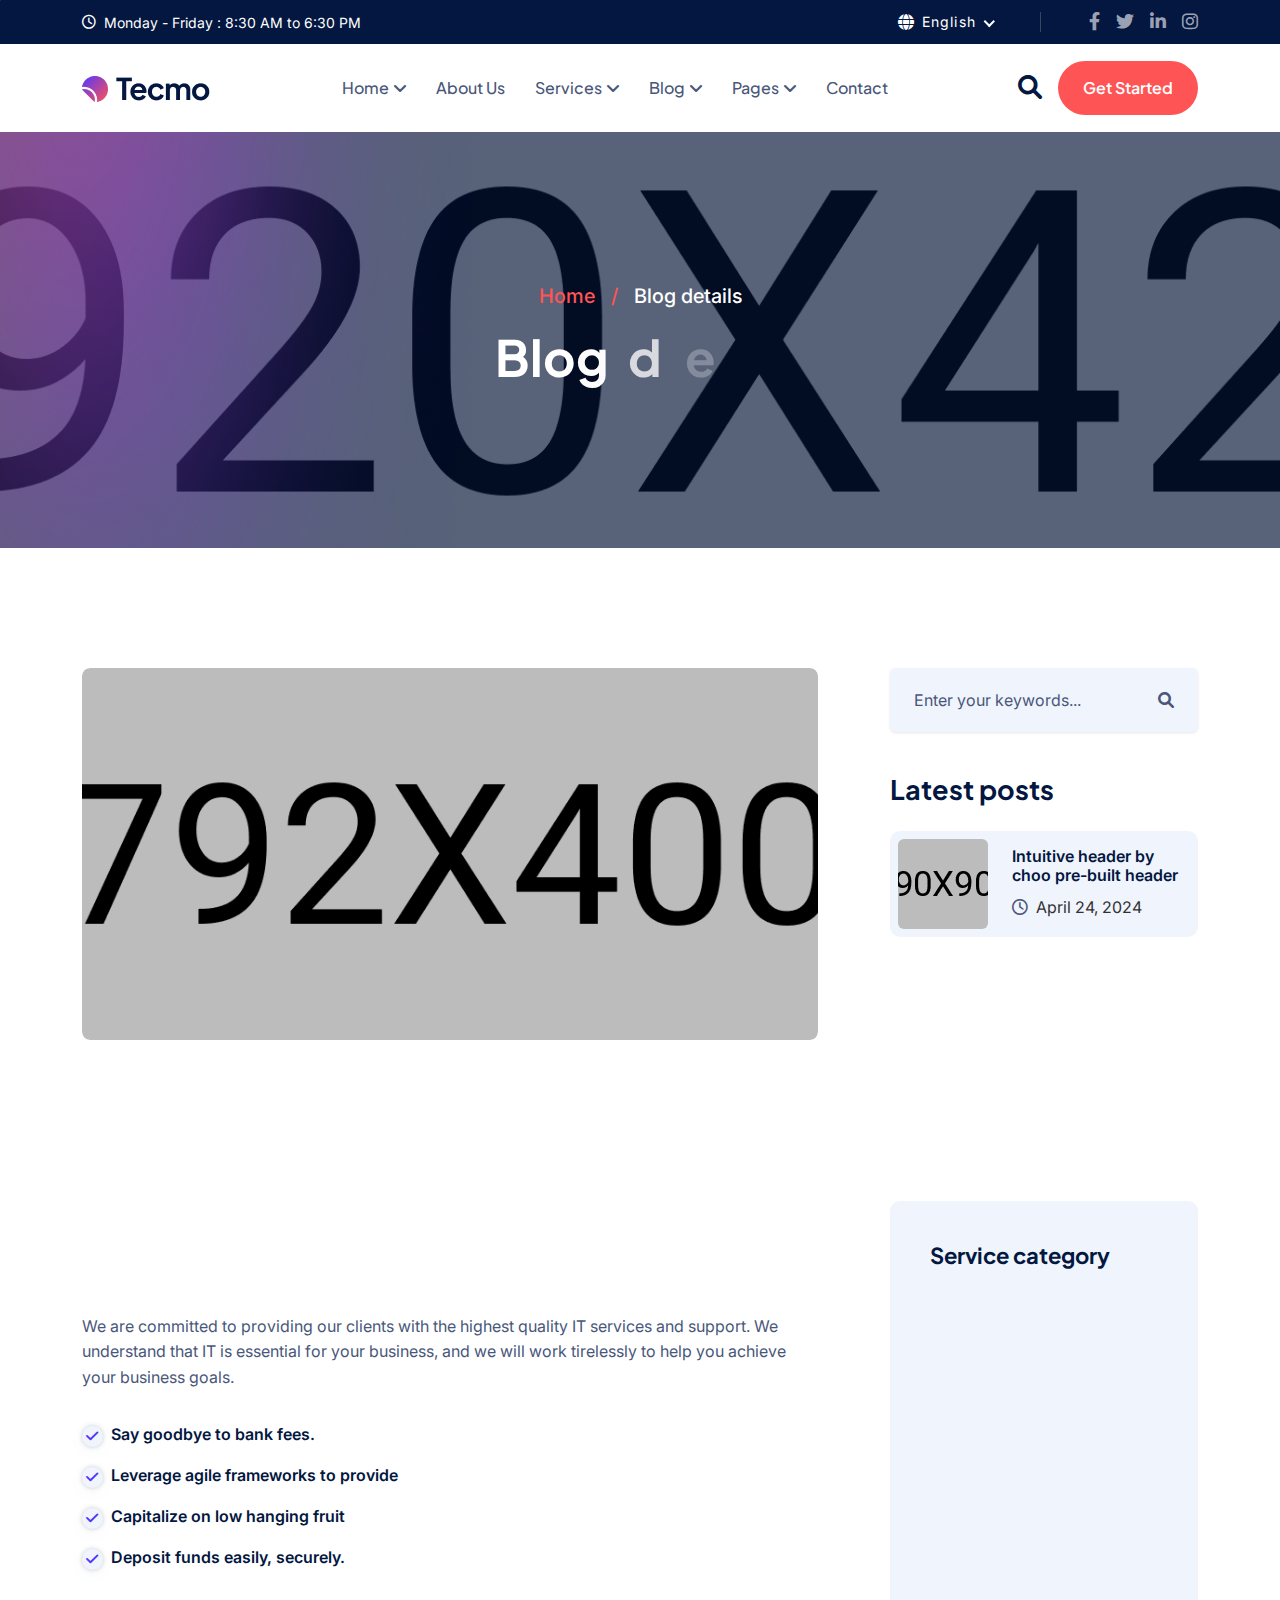
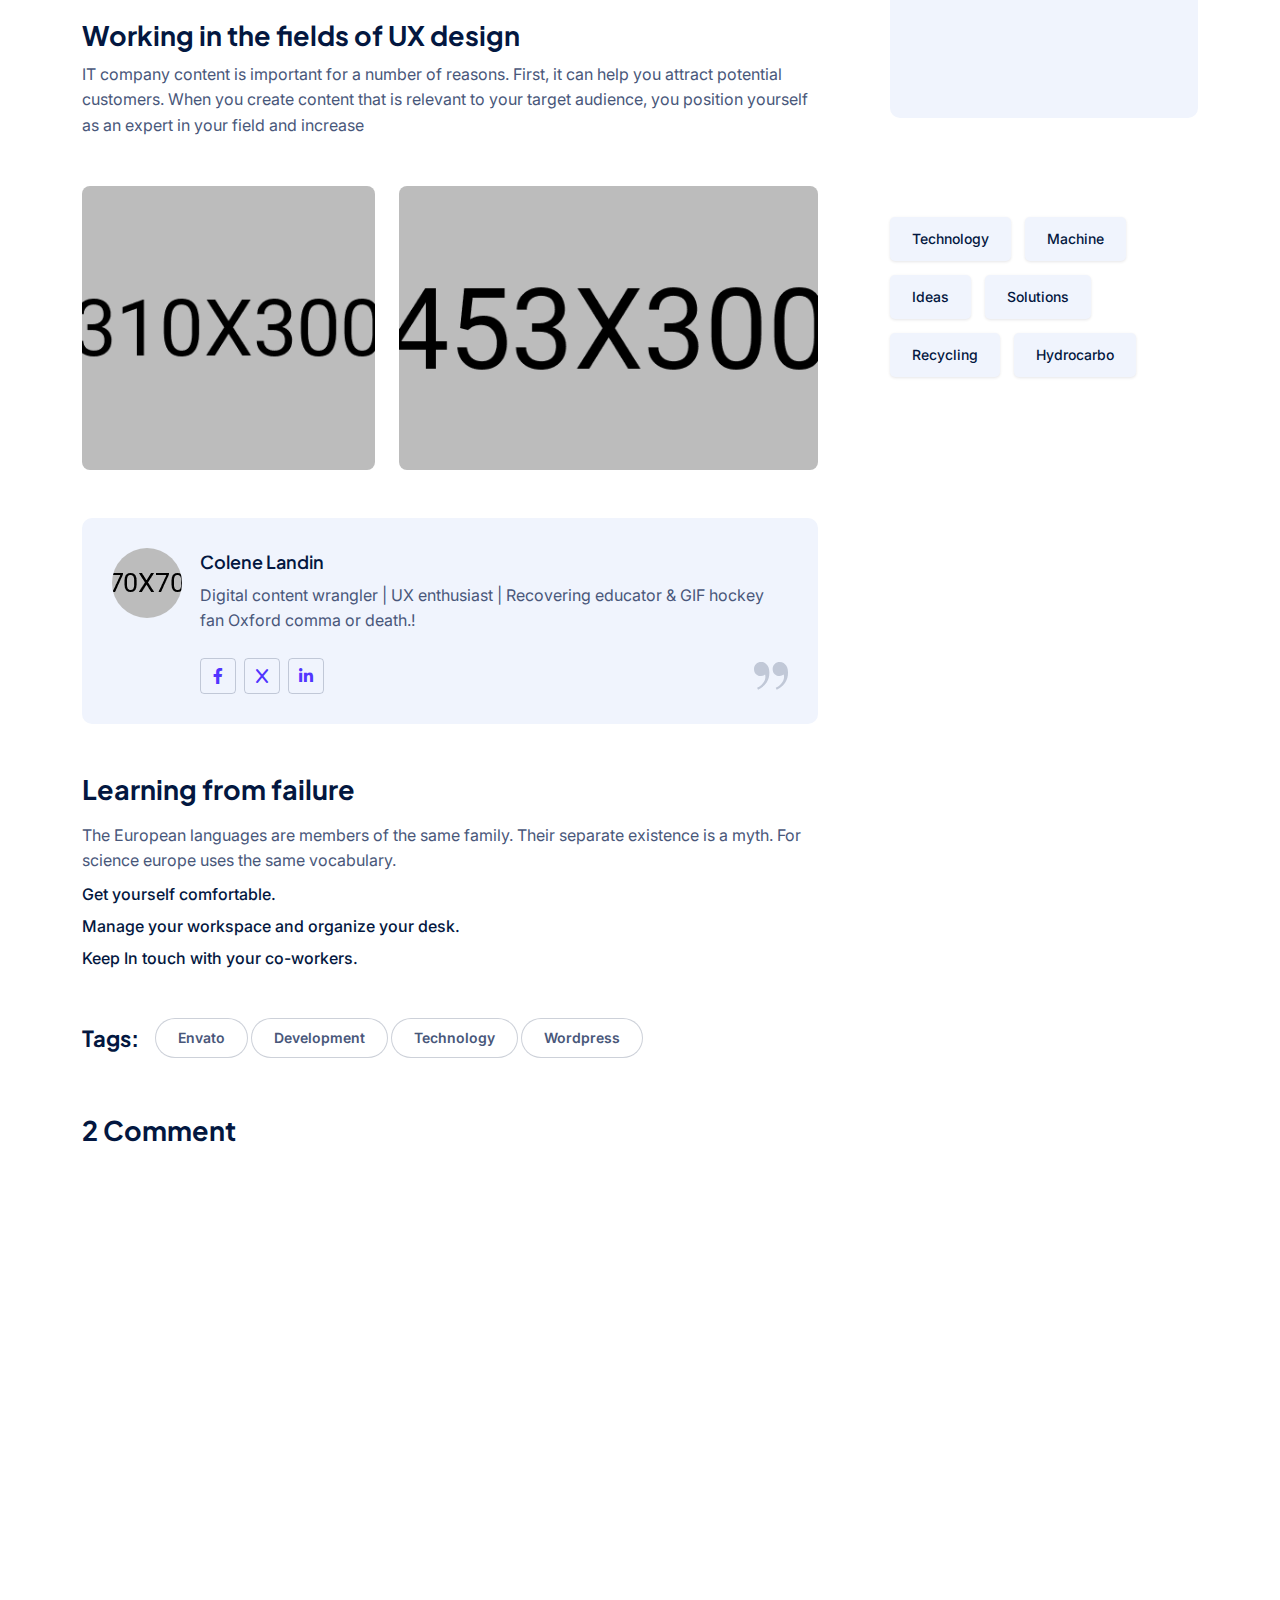
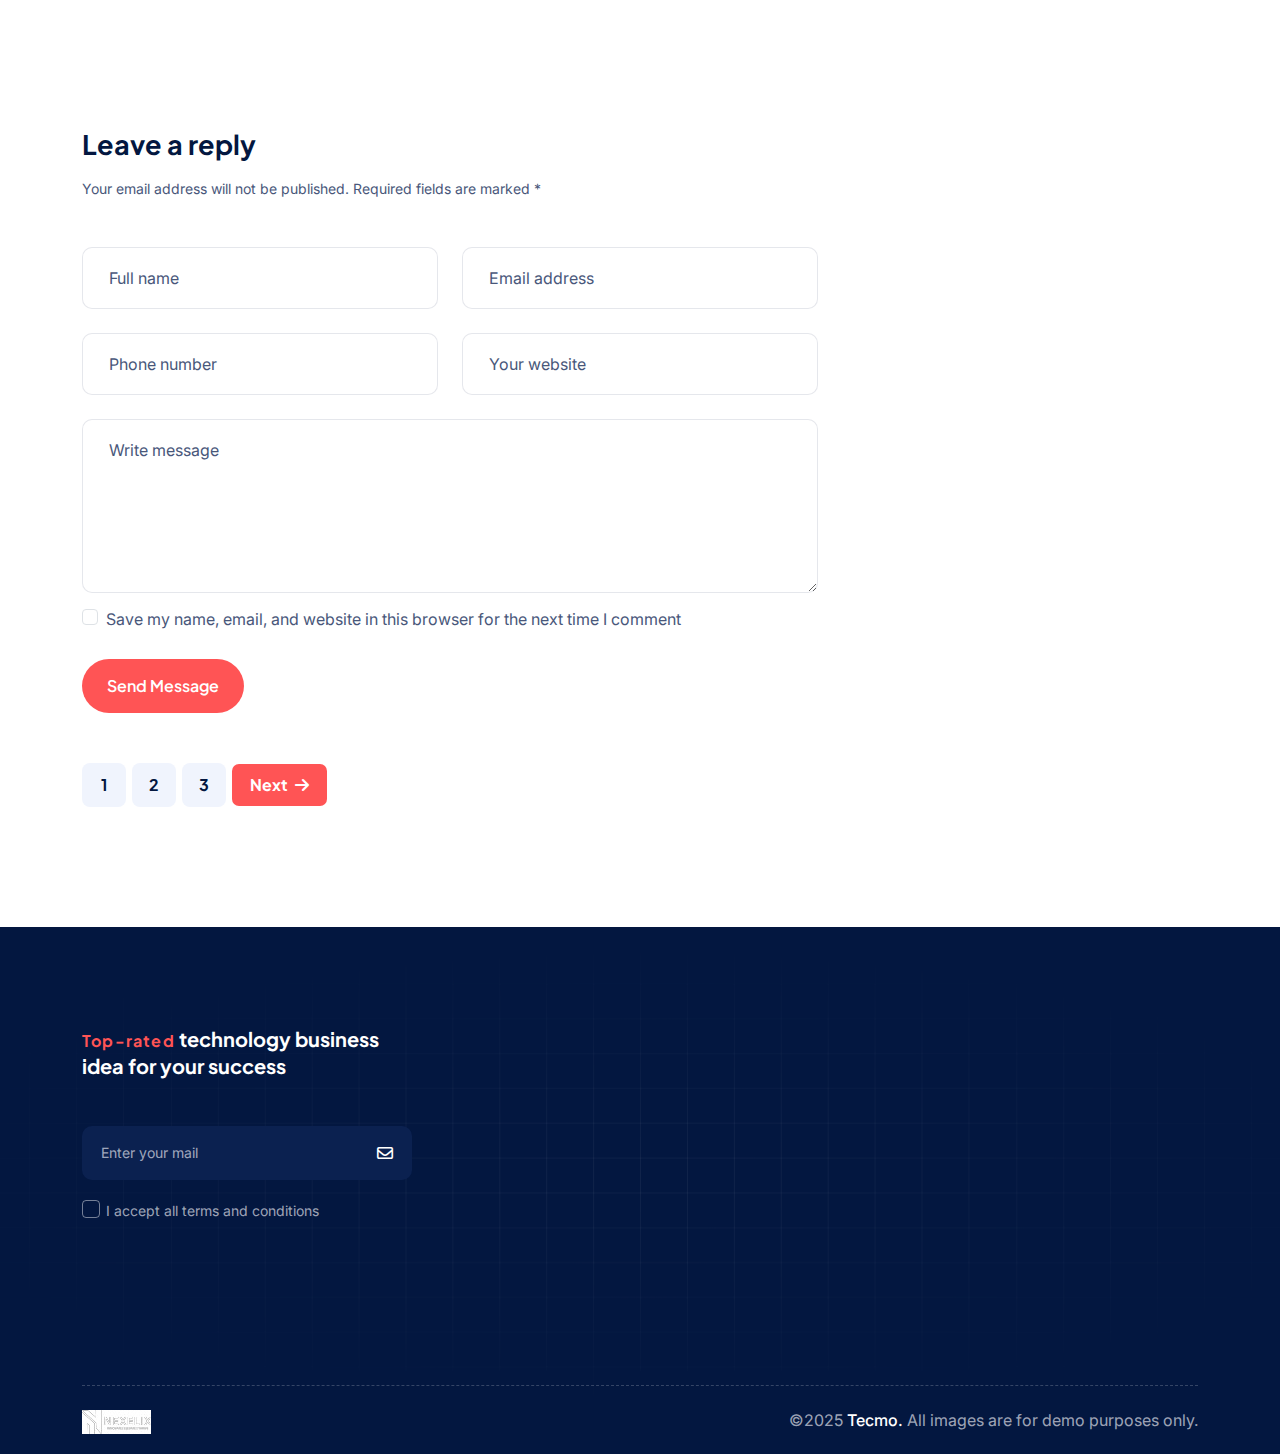
<file: nexelix/buyer-file/main-file/blog-details.html>
<!DOCTYPE html>
<html lang="en">
<!--<< Header Area >>-->

<head>
    <!-- ========== Meta Tags ========== -->
    <meta charset="UTF-8">
    <meta http-equiv="X-UA-Compatible" content="IE=edge">
    <meta name="viewport" content="width=device-width, initial-scale=1">
    <meta name="author" content="authorName">
    <meta name="description" content="Tecmo - IT Solution and Technology HTML Template">
    <!-- ======== Page title ============ -->
    <title>Tecmo - IT Solution and Technology HTML Template</title>
    <!--<< Favcion >>-->
    <link rel="shortcut icon" href="assets/img/logo/favs.png">
    <!--<< Bootstrap min.css >>-->
    <link rel="stylesheet" href="assets/css/bootstrap.min.css">
    <!--<< All Min Css >>-->
    <link rel="stylesheet" href="assets/css/all.min.css">
    <!--<< Animate.css >>-->
    <link rel="stylesheet" href="assets/css/animate.css">
    <!--<< Magnific Popup.css >>-->
    <link rel="stylesheet" href="assets/css/magnific-popup.css">
    <!--<< MeanMenu.css >>-->
    <link rel="stylesheet" href="assets/css/meanmenu.css">
    <!--<< Swiper Bundle.css >>-->
    <link rel="stylesheet" href="assets/css/swiper-bundle.min.css">
    <!--<< Nice Select.css >>-->
    <link rel="stylesheet" href="assets/css/nice-select.css">
    <!--<< Main.css >>-->
    <link rel="stylesheet" href="assets/css/main.css">
</head>

<body>

    <!-- Preloader Start -->
    <div id="preloader" class="preloader">
        <div class="animation-preloader">
            <div class="spinner">
            </div>
            <div class="txt-loading">
                <span data-text-preloader="T" class="letters-loading">
                    T
                </span>
                <span data-text-preloader="E" class="letters-loading">
                    E
                </span>
                <span data-text-preloader="C" class="letters-loading">
                    C
                </span>
                <span data-text-preloader="M" class="letters-loading">
                    M
                </span>
                <span data-text-preloader="O" class="letters-loading">
                    O
                </span>
            </div>
            <p class="text-center">Loading</p>
        </div>
        <div class="loader">
            <div class="row">
                <div class="col-3 loader-section section-left">
                    <div class="bg"></div>
                </div>
                <div class="col-3 loader-section section-left">
                    <div class="bg"></div>
                </div>
                <div class="col-3 loader-section section-right">
                    <div class="bg"></div>
                </div>
                <div class="col-3 loader-section section-right">
                    <div class="bg"></div>
                </div>
            </div>
        </div>
    </div>

    <!-- Start Cursor Pointer -->
    <div class="mouse-follower">
        <span class="cursor-outline"></span>
        <span class="cursor-dot"></span>
    </div>
    <!-- End Cursor Pointer -->

    <!-- Header Top Start -->
    <div class="header-top-section d-lg-block d-none bg-color3 py-2">
        <div class="container">
            <div class="sub-header-wrapper d-flex align-items-center justify-content-between">
                <a href="#" class="d-flex align-items-center gap-2 white fs-eight">
                    <i class="fa-regular fa-clock"></i> Monday - Friday : 8:30 AM to 6:30 PM
                </a>
                <div class="right-top-cont d-flex align-items-center gap-5">
                    <div class="d-flex align-items-center gap-2">
                        <i class="fa-solid fa-globe white"></i>
                        <select name="language">
                            <option value="1">English</option>
                            <option value="2">Hindi</option>
                            <option value="3">Spanish</option>
                            <option value="4">Bangla</option>
                        </select>
                    </div>
                    <div class="line"></div>
                    <div class="social-custom d-flex align-items-center gap-xl-3 gap-3">
                        <a href="#" class=" black"><i class="fab fa-facebook-f white65 fs-six"></i></a>
                        <a href="#" class=" black"><i class="fa-brands fa-twitter white65 fs-six"></i></a>
                        <a href="#" class=" black"><i class="fa-brands fa-linkedin-in white65 fs-six"></i></a>
                        <a href="#" class=" black"><i class="fa-brands fa-instagram white65 fs-six"></i></a>
                    </div>
                </div>
            </div>
        </div>
    </div>
    <!-- Header Top End -->

    <!-- Offcanvas Area Start -->
    <div class="fix-area">
        <div class="offcanvas__info">
            <div class="offcanvas__wrapper">
                <div class="offcanvas__content">
                    <div class="offcanvas__top mb-4 d-flex justify-content-between align-items-center">
                        <div class="offcanvas__logo">
                            <a href="index.html">
                                <img src="assets/img/logo/logo.png" alt="logo-img">
                            </a>
                        </div>
                        <div class="offcanvas__close">
                            <button>
                                <i class="fas fa-times"></i>
                            </button>
                        </div>
                    </div>

                    <div class="mobile-menu fix mb-3"></div>
                    <div class="offcanvas__contact">
                        <h4 class="n900-clr">Contact Info</h4>
                        <ul class="d-grid gap-2 mb-5">
                            <li class="d-flex align-items-center">
                                <div class="offcanvas__contact-icon">
                                    <i class="fal fa-map-marker-alt"></i>
                                </div>
                                <div class="offcanvas__contact-text">
                                    <a target="_blank" href="#">3517 W. Gray St. Utica, Pennsylvania</a>
                                </div>
                            </li>
                            <li class="d-flex align-items-center">
                                <div class="offcanvas__contact-icon mr-15">
                                    <i class="fal fa-envelope"></i>
                                </div>
                                <div class="offcanvas__contact-text">
                                    <a href="mailto:info@example.com"><span
                                            class="mailto:info@example.com">alma.lawson@example.com</span></a>
                                </div>
                            </li>
                            <li class="d-flex align-items-center">
                                <div class="offcanvas__contact-icon mr-15">
                                    <i class="fal fa-clock"></i>
                                </div>
                                <div class="offcanvas__contact-text">
                                    <a target="_blank" href="#">Sun-friday, 02am -09pm</a>
                                </div>
                            </li>
                            <li class="d-flex align-items-center">
                                <div class="offcanvas__contact-icon mr-15">
                                    <i class="far fa-phone"></i>
                                </div>
                                <div class="offcanvas__contact-text">
                                    <a href="tel:+11002345909">(219) 555-0114</a>
                                </div>
                            </li>
                        </ul>
                        <div class="header-button mt-4">
                            <a href="contact.html" class="theme-btn p2-bg text-center">
                                <span>
                                    Get A Quote
                                    <span class="ani-arrow">
                                        <i class="fa-solid fa-arrow-right-long"></i>
                                    </span>
                                </span>
                            </a>
                        </div>
                        <div class="social-icon d-flex align-items-center">
                            <a href="#"><i class="fab fa-facebook-f"></i></a>
                            <a href="#"><i class="fab fa-twitter"></i></a>
                            <a href="#"><i class="fa-brands fa-instagram"></i></a>
                            <a href="#"><i class="fa-brands fa-pinterest-p"></i></a>
                        </div>
                    </div>
                </div>
            </div>
        </div>
    </div>
    <div class="offcanvas__overlay"></div>

    <!-- Header Section Start -->
    <header id="header-sticky" class="header-1 w-100">
        <div class="container">
            <div class="mega-menu-wrapper">
                <div class="header-main">
                    <div class="header-left">
                        <div class="logo">
                            <a href="index.html" class="header-logo">
                                <img src="assets/img/logo/logo.png" alt="logo-img">
                            </a>
                        </div>
                    </div>
                    <div class="header-right d-flex justify-content-end align-items-center">
                        <div class="mean__menu-wrapper">
                            <div class="main-menu">
                                <nav id="mobile-menu">
                                    <ul>
                                        <li class="has-dropdown active menu-thumb">
                                            <a href="index.html">
                                                Home
                                                <i class="fas fa-angle-down"></i>
                                            </a>
                                            <ul class="submenu has-homemenu">
                                                <li>
                                                    <div class="homemenu-items">
                                                        <div class="homemenu">
                                                            <div class="homemenu-thumb">
                                                                <img src="assets/img/header/home1.png" alt="img">
                                                                <div class="demo-button">
                                                                    <a href="index.html" class="theme-btn">
                                                                        <span>Home 01</span>
                                                                    </a>
                                                                </div>
                                                            </div>
                                                            <div class="homemenu-content text-center">
                                                                <h4 class="homemenu-title">
                                                                    <a href="index.html">Home Version 01</a>
                                                                </h4>
                                                            </div>
                                                        </div>
                                                        <div class="homemenu">
                                                            <div class="homemenu-thumb">
                                                                <img src="assets/img/header/home2.png" alt="img">
                                                                <div class="demo-button">
                                                                    <a href="index-2.html" class="theme-btn">
                                                                        <span>Home 02</span>
                                                                    </a>
                                                                </div>
                                                            </div>
                                                            <div class="homemenu-content text-center">
                                                                <h4 class="homemenu-title">
                                                                    <a href="index-2.html">Home Version 02</a>
                                                                </h4>
                                                            </div>
                                                        </div>
                                                        <div class="homemenu">
                                                            <div class="homemenu-thumb">
                                                                <img src="assets/img/header/home3.png" alt="img">
                                                                <div class="demo-button">
                                                                    <a href="index-3.html" class="theme-btn">
                                                                        <span>Home 03</span>
                                                                    </a>
                                                                </div>
                                                            </div>
                                                            <div class="homemenu-content text-center">
                                                                <h4 class="homemenu-title">
                                                                    <a href="index-3.html">Home Version 03</a>
                                                                </h4>
                                                            </div>
                                                        </div>
                                                        <div class="homemenu">
                                                            <div class="homemenu-thumb">
                                                                <img src="assets/img/header/home4.png" alt="img">
                                                                <div class="demo-button">
                                                                    <a href="index-4.html" class="theme-btn">
                                                                        <span>Home 04</span>
                                                                    </a>
                                                                </div>
                                                            </div>
                                                            <div class="homemenu-content text-center">
                                                                <h4 class="homemenu-title">
                                                                    <a href="index-4.html">Home Version 04</a>
                                                                </h4>
                                                            </div>
                                                        </div>
                                                        <div class="homemenu">
                                                            <div class="homemenu-thumb">
                                                                <img src="assets/img/header/home5.png" alt="img">
                                                                <div class="demo-button">
                                                                    <a href="index-5.html" class="theme-btn">
                                                                        <span>Home 05</span>
                                                                    </a>
                                                                </div>
                                                            </div>
                                                            <div class="homemenu-content text-center">
                                                                <h4 class="homemenu-title">
                                                                    <a href="index-5.html">Home Version 05</a>
                                                                </h4>
                                                            </div>
                                                        </div>
                                                    </div>
                                                </li>
                                            </ul>
                                        </li>
                                        <li>
                                            <a href="about.html">About Us</a>
                                        </li>
                                        <li>
                                            <a href="services.html">
                                                Services
                                                <i class="fas fa-angle-down"></i>
                                            </a>
                                            <ul class="submenu">
                                                <li><a href="services.html">Service</a></li>
                                                <li><a href="services-details.html">Service Details</a></li>
                                            </ul>
                                        </li>

                                        <li>
                                            <a href="blog.html">
                                                Blog
                                                <i class="fas fa-angle-down"></i>
                                            </a>
                                            <ul class="submenu">
                                                <li><a href="blog.html">Blog</a></li>
                                                <li><a href="blog-sidebar.html">Blog Sidebar</a></li>
                                                <li><a href="blog-details.html">Blog Details</a></li>
                                            </ul>
                                        </li>
                                        <li class="has-dropdown">
                                            <a href="#0">
                                                Pages
                                                <i class="fas fa-angle-down"></i>
                                            </a>
                                            <ul class="submenu">
                                                <li><a href="team.html">Team</a></li>
                                                <li><a href="team-details.html">Team Details</a></li>
                                                <li><a href="testimonials.html">Testimonial</a></li>
                                                <li><a href="faqs.html">Faqs</a></li>
                                                <li><a href="pricing-plan.html">Pricing Plan</a></li>
                                                <li><a href="portfolio.html">Portfolio</a></li>
                                                <li><a href="portfolio-details.html">Portfolio Details</a></li>
                                                <li><a href="error.html">Error 404</a></li>
                                            </ul>
                                        </li>
                                        <li>
                                            <a href="contact.html">
                                                Contact
                                            </a>
                                        </li>

                                    </ul>
                                </nav>
                            </div>
                        </div>
                        <a href="#0" class="search-trigger search-icon d-xl-none d-block">
                            <i class="fa-solid fa-magnifying-glass black"></i>
                        </a>
                        <div class="header__hamburger d-xl-none d-block my-auto">
                            <div class="sidebar__toggle">
                                <img src="assets/img/icon/menu.png" alt="icon">
                            </div>
                        </div>

                    </div>
                    <div class="header-hamburger-inner d-xl-flex gap-xxl-4 gap-xl-3 align-items-center d-none">
                        <a href="#0" class="search-trigger search-icon d-xl-block d-none fs-five">
                            <i class="fa-solid fa-magnifying-glass black"></i>
                        </a>
                        <a href="contact.html"
                            class="common-btn box-style cmn-style1 d-inline-flex justify-content-center align-items-center gap-xxl-2 gap-2 fs18 fw-semibold white overflow-hidden rounded-5 p3-bg">
                            Get Started
                        </a>
                        <div class="header__hamburger my-auto d-xl-none d-block">
                            <div class="sidebar__toggle">
                                <img src="assets/img/icon/menu.png" alt="icon">
                            </div>
                        </div>
                    </div>
                </div>
            </div>
        </div>
    </header>

    <!-- Banner Section Start -->
    <section class="breadcrumb-section position-relative fix">
        <div class="container">
            <div class="bread-content text-center">
                <ul class="d-flex align-items-center gap-3 justify-content-center">
                    <li>
                        <a href="index.html" class="p3-clr">Home</a>
                    </li>
                    <li class="p3-clr">/</li>
                    <li class="white">Blog details</li>
                </ul>
                <h1 class="white visible-from-right">Blog details</h1>
            </div>
        </div>
        <!-- bread Element -->
        <img src="assets/img/element/bread-ele.png" alt="img" class="bread-ele">
    </section>
    <!-- Banner Section Start -->

    <!-- Blog Section Start -->
    <section class="blog-details-section fix section-padding">
        <div class="container">
            <div class="row g-4">
                <div class="col-lg-8">
                    <div class="blog-details-left">
                        <div class="blog-details-box">
                            <a href="#0" class="thumb1 rounded-3 w-100 mb-4">
                                <img src="assets/img/blog/blog-details-big.png" alt="img" class="w-100 rounded-3">
                            </a>
                            <div class="d-flex align-items-center gap-lg-4 gap-3 mb-lg-4 mb-3 wow fadeInUp"
                                data-wow-delay=".3s">
                                <div class="d-flex algin-items-center gap-2">
                                    <img src="assets/img/blog/common-richard.png" alt="img" class="rounded-circle">
                                    <p class="fs-eight pra">Richard Patillions</p>
                                </div>
                                <div class="d-flex algin-items-center gap-2">
                                    <i class="fa-regular fa-clock black mt-1"></i>
                                    <p class="fs-eight pra">14 July, 2024</p>
                                </div>
                            </div>
                            <div class="mb-4 pb-xl-2">
                                <h3 class="mb-xxl-4 mb-3 wow fadeInUp" data-wow-delay=".4s">
                                    <a href="#" class="black d-block">
                                        Typing tutorials for kids and beginners
                                    </a>
                                </h3>
                                <p class="mb-xxl-3 mb-2 pra fs-six wow fadeInUp" data-wow-delay=".5s">
                                    IT company content is important for a number of reasons. First, it can help you
                                    attract potential customers. When you
                                    create content that is relevant to your target audience, you position yourself as an
                                    expert in your field and increase
                                    the chances that potential customers will find you. IT company content can help you
                                    educate potential customers about
                                    your products and services.
                                </p>
                                <p class="pra">
                                    We are committed to providing our clients with the highest quality IT services and
                                    support. We understand that IT is
                                    essential for your business, and we will work tirelessly to help you achieve your
                                    business goals.
                                </p>
                            </div>
                            <ul class="about-list d-grid gap-lg-3 gap-2 mb-lg-5 mb-4">
                                <li class="d-flex gap-2">
                                    <span class="icon mt-1 d-center">
                                        <i class="fa-solid fa-check p1-clr fs-eight"></i>
                                    </span>
                                    <p class="fs-seven fw_600 black">
                                        Say goodbye to bank fees.
                                    </p>
                                </li>
                                <li class="d-flex gap-2">
                                    <span class="icon mt-1 d-center">
                                        <i class="fa-solid fa-check p1-clr fs-eight"></i>
                                    </span>
                                    <p class="fs-seven fw_600 black">
                                        Leverage agile frameworks to provide
                                    </p>
                                </li>
                                <li class="d-flex gap-2">
                                    <span class="icon mt-1 d-center">
                                        <i class="fa-solid fa-check p1-clr fs-eight"></i>
                                    </span>
                                    <p class="fs-seven fw_600 black">
                                        Capitalize on low hanging fruit
                                    </p>
                                </li>
                                <li class="d-flex gap-2">
                                    <span class="icon mt-1 d-center">
                                        <i class="fa-solid fa-check p1-clr fs-eight"></i>
                                    </span>
                                    <p class="fs-seven fw_600 black">
                                        Deposit funds easily, securely.
                                    </p>
                                </li>
                            </ul>
                            <div class="mb-lg-5 mb-4">
                                <h3 class="black mb-xxl-3 mb-2">
                                    Working in the fields of UX design
                                </h3>
                                <p class="pra">
                                    IT company content is important for a number of reasons. First, it can help you
                                    attract potential customers. When you
                                    create content that is relevant to your target audience, you position yourself as an
                                    expert in your field and increase
                                </p>
                            </div>
                            <div class="mb-lg-5 mb-4 d-flex align-items-center gap-4">
                                <div class="row g-md-4 g-3">
                                    <div class="col-sm-5">
                                        <div class="thumb rounded-3 w-100 h-100">
                                            <img src="assets/img/blog/blog-middle1.png" alt="img"
                                                class="rounded-3 w-100 h-100">
                                        </div>
                                    </div>
                                    <div class="col-sm-7">
                                        <div class="thumb rounded-3 w-100 h-100">
                                            <img src="assets/img/blog/blog-middle2.png" alt="img"
                                                class="rounded-3 w-100 h-100">
                                        </div>
                                    </div>
                                </div>
                            </div>
                            <div class="lee-pragraph mb-lg-5 mb-4">
                                <div class="thumb rounded-circle">
                                    <img src="assets/img/testimonial/goyela.png" alt="img" class="rounded-circle">
                                </div>
                                <div class="cont">
                                    <h6 class="fs-six black fw_600 mb-2">Colene Landin</h6>
                                    <p class="pra mb-4 pb-xxl-1">
                                        Digital content wrangler | UX enthusiast | Recovering educator & GIF hockey fan
                                        Oxford comma or death.!
                                    </p>
                                    <div class="d-flex align-items-center justify-content-between">
                                        <div class="social-custom d-flex align-items-center gap-2">
                                            <a href="#" class="d-center black">
                                                <i class="fab fa-facebook-f white65"></i>
                                            </a>
                                            <a href="#" class="d-center black">
                                                <i class="fa-brands fa-x white65"></i>
                                            </a>
                                            <a href="#" class="d-center black">
                                                <i class="fab fa-linkedin-in white65"></i>
                                            </a>
                                        </div>
                                        <svg width="34" height="28" viewBox="0 0 34 28" fill="none"
                                            xmlns="http://www.w3.org/2000/svg">
                                            <path
                                                d="M25.6645 0C27.2731 0 28.5892 0.329033 29.6129 0.987098C30.6366 1.64516 31.4774 2.48602 32.1355 3.50968C32.9398 4.67957 33.4516 5.95915 33.671 7.34839C33.8903 8.73764 34 9.87097 34 10.7484C34 14.3312 33.086 17.585 31.2581 20.5097C29.4301 23.4344 26.5785 25.8108 22.7032 27.6387L21.7161 25.6645C23.9828 24.714 25.9204 23.2151 27.529 21.1677C29.2108 19.1204 30.0516 17.0366 30.0516 14.9161C30.0516 14.0387 29.9419 13.271 29.7226 12.6129C28.5527 13.5634 27.2 14.0387 25.6645 14.0387C23.7634 14.0387 22.1183 13.4172 20.729 12.1742C19.3398 10.9312 18.6452 9.21291 18.6452 7.01936C18.6452 4.97205 19.3398 3.29033 20.729 1.9742C22.1183 0.658065 23.7634 0 25.6645 0ZM7.01936 0C8.62796 0 9.94409 0.329033 10.9677 0.987098C11.9914 1.64516 12.8323 2.48602 13.4903 3.50968C14.2946 4.67957 14.8065 5.95915 15.0258 7.34839C15.2452 8.73764 15.3548 9.87097 15.3548 10.7484C15.3548 14.3312 14.4409 17.585 12.6129 20.5097C10.7849 23.4344 7.93333 25.8108 4.05806 27.6387L3.07097 25.6645C5.33763 24.714 7.27527 23.2151 8.88387 21.1677C10.5656 19.1204 11.4065 17.0366 11.4065 14.9161C11.4065 14.0387 11.2968 13.271 11.0774 12.6129C9.90753 13.5634 8.55484 14.0387 7.01936 14.0387C5.11828 14.0387 3.47312 13.4172 2.08387 12.1742C0.694624 10.9312 0 9.21291 0 7.01936C0 4.97205 0.694624 3.29033 2.08387 1.9742C3.47312 0.658065 5.11828 0 7.01936 0Z"
                                                fill="#031740" fill-opacity="0.2" />
                                        </svg>
                                    </div>
                                </div>
                            </div>
                            <div class="mb-lg-5 mb-4">
                                <div class="mb-xxl-4 mb-2">
                                    <h3 class="black mb-lg-3 mb-2">Learning from failure</h3>
                                    <p class="pra">
                                        The European languages are members of the same family. Their separate existence
                                        is a myth. For science europe uses
                                        the
                                        same vocabulary.
                                    </p>
                                </div>
                                <ul class="d-grid gap-2">
                                    <li class="fs-seven fw_500 black">
                                        Get yourself comfortable.
                                    </li>
                                    <li class="fs-seven fw_500 black">
                                        Manage your workspace and organize your desk.
                                    </li>
                                    <li class="fs-seven fw_500 black">
                                        Keep In touch with your co-workers.
                                    </li>
                                </ul>
                            </div>
                            <div
                                class="tag-social-wrap d-flex justify-content-md-between flex-md-nowrap flex-wrap justify-content-center gap-3 align-items-center mb-lg-5 mb-4">
                                <div class="tags d-flex align-items-center gap-xxl-4 gap-xl-3 gap-2">
                                    <h4 class="black">Tags:</h4>
                                    <ul class="tags">
                                        <li><a href="javascript:void(0)">Envato</a></li>
                                        <li><a href="javascript:void(0)">Development</a></li>
                                        <li><a href="javascript:void(0)">Technology</a></li>
                                        <li><a href="javascript:void(0)">Wordpress</a></li>
                                    </ul>
                                </div>
                            </div>
                            <div class="blog-details-reply-area mt-60 mb-60">
                                <h3 class="black mb-xl-4 mb-4 pb-1">2 Comment</h3>
                                <div class="blog-reply-box wow fadeInUp" data-wow-delay="0.4s">
                                    <div
                                        class="d-flex flex-sm-nowrap flex-wrap gap-2 align-items-center justify-content-between mb-3">
                                        <div class="cont">
                                            <h4 class="black mb-1">Chis Hawel</h4>
                                            <p class="pra fs-seven">Designer</p>
                                        </div>
                                        <button type="button" class="heading-font">Reply</button>
                                    </div>
                                    <p class="fs-six pra">
                                        A visa is an official document that permits entry into a specific country.
                                        It indicates the holder's permission to stay
                                        either temporarily or permanently. Visas are typically
                                    </p>
                                </div>
                                <div class="blog-reply-box wow fadeInUp" data-wow-delay="0.4s">
                                    <div
                                        class="d-flex flex-sm-nowrap flex-wrap gap-2 align-items-center justify-content-between mb-3">
                                        <div class="cont">
                                            <h4 class="black mb-1">Arlene McCoy</h4>
                                            <p class="pra fs-seven">Arlene McCoy</p>
                                        </div>
                                        <button type="button" class="heading-font">Reply</button>
                                    </div>
                                    <p class="fs-six pra">
                                        A visa is an official document that permits entry into a specific country.
                                        It indicates the holder's permission to stay
                                        either temporarily or permanently. Visas are typically
                                    </p>
                                </div>
                            </div>
                            <div class="box">
                                <div class="mb-lg-5 mb-4">
                                    <h3 class="black mb-lg-3 mb-2">
                                        Leave a reply
                                    </h3>
                                    <p class="fs-eight pra">
                                        Your email address will not be published. Required fields are marked *
                                    </p>
                                </div>
                                <div class="row g-4">
                                    <div class="col-lg-6 contact-from-grp">
                                        <input type="text" placeholder="Full name">
                                    </div>
                                    <div class="col-lg-6 contact-from-grp">
                                        <input type="text" placeholder="Email address">
                                    </div>
                                    <div class="col-lg-6 contact-from-grp">
                                        <input type="email" placeholder="Phone number">
                                    </div>
                                    <div class="col-lg-6 contact-from-grp">
                                        <input type="text" placeholder="Your website">
                                    </div>
                                    <div class="col-lg-12 contact-from-grp">
                                        <textarea name="message" rows="5" placeholder="Write message"></textarea>
                                    </div>
                                    <div class="col-lg-12 mt-1">
                                        <div class="form-check">
                                            <input class="form-check-input" type="checkbox" value=""
                                                id="flexCheckDefault">
                                            <label class="form-check-label pra" for="flexCheckDefault">
                                                Save my name, email, and website in this browser for the next time I
                                                comment
                                            </label>
                                        </div>
                                    </div>
                                    <div class="col-lg-12 mt-4">
                                        <div class="btn-area">
                                            <a href="index.html"
                                                class="common-btn box-style cmn-style1 d-inline-flex justify-content-center align-items-center gap-xxl-2 gap-2 fs18 fw-semibold white overflow-hidden rounded-5 p3-bg">
                                                Send Message
                                            </a>
                                        </div>
                                    </div>
                                </div>
                            </div>
                        </div>
                        <ul class="blog-pagination">
                            <li><a href="javascript:void(0)" class="heading-font numbers">1</a></li>
                            <li><a href="javascript:void(0)" class="heading-font numbers">2</a></li>
                            <li><a href="javascript:void(0)" class="heading-font numbers">3</a></li>
                            <li>
                                <a href="javascript:void(0)" class="heading-font next">
                                    Next <i class="fa-solid fa-arrow-right"></i>
                                </a>
                            </li>
                        </ul>
                    </div>
                </div>
                <div class="col-lg-4">
                    <div class="blog-details-right ps-xl-5">
                        <div class=" border-0 search-box">
                            <form action="#" class="rounded-2">
                                <input type="text" placeholder="Enter your keywords...">
                                <button type="submit"><i class="fa-solid fa-magnifying-glass"></i></button>
                            </form>
                        </div>
                        <div class="details-common">
                            <h3 class="black mb-lg-4 mb-3 wow fadeInUp" data-wow-delay=".4s">Latest posts</h3>
                            <div class="blog-latest">
                                <div class="blog-latest-item p-xxl-3 p-2 wow fadeInUp" data-wow-delay="0.4s">
                                    <div class="thumb rounded-2">
                                        <img src="assets/img/blog/latest-recent1.png" alt="img" class="rounded-2">
                                    </div>
                                    <div class="content">
                                        <a href="blog-details.html" class="fs-seven fw_500 d-block black mb-xl-2 mb-1">
                                            Intuitive header by choo pre-built header
                                        </a>
                                        <div class="d-flex align-items-center gap-2">
                                            <i class="fa-regular fa-clock pra"></i> April 24, 2024
                                        </div>
                                    </div>
                                </div>
                                <div class="blog-latest-item p-xxl-3 p-2 wow fadeInUp" data-wow-delay="0.5s">
                                    <div class="thumb rounded-2">
                                        <img src="assets/img/blog/latest-recent2.png" alt="img" class="rounded-2">
                                    </div>
                                    <div class="content">
                                        <a href="blog-details.html" class="fs-seven fw_500 d-block black mb-xl-2 mb-1">
                                            Gain deep insights into
                                            your website traffic
                                        </a>
                                        <div class="d-flex align-items-center gap-2">
                                            <i class="fa-regular fa-clock pra"></i> April 24, 2024
                                        </div>
                                    </div>
                                </div>
                                <div class="blog-latest-item p-xxl-3 p-2 wow fadeInUp" data-wow-delay="0.6s">
                                    <div class="thumb rounded-2">
                                        <img src="assets/img/blog/latest-recent3.png" alt="img" class="rounded-2">
                                    </div>
                                    <div class="content">
                                        <a href="blog-details.html" class="fs-seven fw_500 d-block black mb-xl-2 mb-1">
                                            Starting and growing web design in 2024
                                        </a>
                                        <div class="d-flex align-items-center gap-2">
                                            <i class="fa-regular fa-clock pra"></i> April 24, 2024
                                        </div>
                                    </div>
                                </div>
                            </div>
                        </div>
                        <div class="common-left-barbox">
                            <h4 class="black mb-xxl-4 mb-3">
                                Service category
                            </h4>
                            <div class="d-grid gap-2">
                                <a href="blog-details.html"
                                    class="cate-tags d-flex align-items-center justify-content-between gap-2 fs-seven pra wow fadeInUp"
                                    data-wow-delay=".3s">
                                    Data visualization <i class="fa-solid fa-angle-right"></i>
                                </a>
                                <a href="blog-details.html"
                                    class="cate-tags d-flex align-items-center justify-content-between gap-2 fs-seven pra wow fadeInUp"
                                    data-wow-delay=".4s">
                                    UI/UX designing <i class="fa-solid fa-angle-right"></i>
                                </a>
                                <a href="blog-details.html"
                                    class="cate-tags d-flex align-items-center justify-content-between gap-2 fs-seven pra wow fadeInUp"
                                    data-wow-delay=".5s">
                                    Digital marketing <i class="fa-solid fa-angle-right"></i>
                                </a>
                                <a href="blog-details.html"
                                    class="cate-tags d-flex align-items-center justify-content-between gap-2 fs-seven pra wow fadeInUp"
                                    data-wow-delay=".6s">
                                    Data analytics <i class="fa-solid fa-angle-right"></i>
                                </a>
                                <a href="blog-details.html"
                                    class="cate-tags d-flex align-items-center justify-content-between gap-2 fs-seven pra wow fadeInUp"
                                    data-wow-delay=".7s">
                                    Security system <i class="fa-solid fa-angle-right"></i>
                                </a>
                            </div>
                        </div>
                        <div class="details-common category-blog">
                            <h3 class="black mb-lg-4 mb-3 visible-slowly-right">Tags</h3>
                            <ul class="tags">
                                <li><a href="javascript:void(0)">Technology</a></li>
                                <li><a href="javascript:void(0)">Machine</a></li>
                                <li><a href="javascript:void(0)">Ideas</a></li>
                                <li><a href="javascript:void(0)">Solutions</a></li>
                                <li><a href="javascript:void(0)">Recycling</a></li>
                                <li><a href="javascript:void(0)">Hydrocarbo</a></li>
                            </ul>
                        </div>
                    </div>
                </div>
            </div>
        </div>
    </section>

    <!--<< Footer Section Start >>-->
    <footer class="footer-section style blackbg fix">
        <div class="container">
            <div class="footer-widgets-wrapper">
                <div class="row g-lg-4 g-4 justify-content-between">
                    <div class="col-lg-4 col-md-6 col-sm-6">
                        <div class="top-rated-pragraph">
                            <h5 class="white mb-lg-5 mb-4">
                                <span class="p3-clr">Top-rated</span> technology
                                business idea for your success
                            </h5>
                            <form action="#" class="form-style1 d-flex align-items-center justify-content-between">
                                <input type="text" placeholder="Enter your mail">
                                <button type="button"><i class="fa-regular fa-envelope"></i></button>
                            </form>
                            <div class="form-check cmn-checkbox mt-3">
                                <input class="form-check-input" type="checkbox" value="" id="mycheck">
                                <label class="form-check-label fs-eight white65" for="mycheck">
                                    I accept all terms and conditions
                                </label>
                            </div>
                        </div>
                    </div>
                    <div class="col-lg-2 col-md-6 col-sm-6">
                        <div class="single-footer-widget wow fadeInUp" data-wow-delay="0.5s">
                            <div class="boxes">
                                <div class="widget-head">
                                    <h3>Navigation</h3>
                                </div>
                                <ul class="list-area">
                                    <li>
                                        <a href="about.html">
                                            About us
                                        </a>
                                    </li>
                                    <li>
                                        <a href="team.html">
                                            Meet our team
                                        </a>
                                    </li>
                                    <li>
                                        <a href="blog.html">
                                            News and media
                                        </a>
                                    </li>
                                    <li>
                                        <a href="portfolio.html">
                                            Our projects
                                        </a>
                                    </li>
                                    <li>
                                        <a href="contact.html">
                                            Contacts
                                        </a>
                                    </li>
                                </ul>
                            </div>
                        </div>
                    </div>
                    <div class="col-lg-3 col-md-6 col-sm-6">
                        <div class="single-footer-widget d-flex justify-content-lg-center wow fadeInUp"
                            data-wow-delay="0.5s">
                            <div class="boxes">
                                <div class="widget-head">
                                    <h3>Others page</h3>
                                </div>
                                <ul class="list-area">
                                    <li>
                                        <a href="contact.html">
                                            Client support
                                        </a>
                                    </li>
                                    <li>
                                        <a href="contact.html">
                                            Help center
                                        </a>
                                    </li>
                                    <li>
                                        <a href="contact.html">
                                            System status
                                        </a>
                                    </li>
                                    <li>
                                        <a href="contact.html">
                                            Feedback
                                        </a>
                                    </li>
                                    <li>
                                        <a href="contact.html">
                                            Terms & condition
                                        </a>
                                    </li>
                                </ul>
                            </div>
                        </div>
                    </div>
                    <div class="col-lg-3 col-md-6 col-sm-6">
                        <div class="single-footer-widget d-flex justify-content-lg-center wow fadeInUp"
                            data-wow-delay="0.5s">
                            <div class="boxes">
                                <div class="widget-head">
                                    <h3>Need Help?</h3>
                                </div>
                                <div class="list-info d-grid gap-3 mb-4">
                                    <div class="list-info-item">
                                        <span class="fs-eight white65 d-block">Call Us Directly</span>
                                        <a href="#0" class="white fw-semibold">+(1) 224 676 7430</a>
                                    </div>
                                    <div class="list-info-item">
                                        <span class="fs-eight white65 d-block">Need Support?</span>
                                        <a href="#0" class="white fw-semibold">Tecmo@gmail.com</a>
                                    </div>
                                </div>
                                <div class="social-custom d-flex align-items-center gap-xl-4 gap-3">
                                    <a href="#" class=" black"><i class="fab fa-facebook-f white65 fs-six"></i></a>
                                    <a href="#" class=" black"><i class="fa-brands fa-x white65 fs-six"></i></a>
                                    <a href="#" class=" black"><i class="fab fa-linkedin-in white65 fs-six"></i></a>
                                </div>
                            </div>
                        </div>
                    </div>
                </div>
            </div>
        </div>
        <div class="footer-bottom">
            <div class="container">
                <div
                    class="footer-wrapper d-flex flex-md-nowrap flex-wrap gap-3 align-items-center justify-content-md-between justify-content-center text-md-start text-center">
                    <a href="index.html" class="footer-logo">
                        <img src="assets/img/logo/logo-white.png" alt="img">
                    </a>
                    <p class="white65">
                        &copy;2025 <a href="index.html" class="white fw_500">Tecmo.</a> All images are for demo purposes
                        only.
                    </p>
                </div>
            </div>
        </div>
    </footer>


    <!-- Search Area Start -->
    <div class="search-wrap">
        <div class="search-inner">
            <i class="fas fa-times search-close" id="search-close"></i>
            <div class="search-cell">
                <form method="get">
                    <div class="search-field-holder">
                        <input type="search" class="main-search-input" placeholder="Search...">
                    </div>
                </form>
            </div>
        </div>
    </div>

    <!--<< All JS Plugins >>-->
    <script src="assets/js/jquery-3.7.1.min.js"></script>
    <!--<< Viewport Js >>-->
    <script src="assets/js/viewport.jquery.js"></script>
    <!--<< Bootstrap Js >>-->
    <script src="assets/js/bootstrap.bundle.min.js"></script>
    <!--<< Nice Select Js >>-->
    <script src="assets/js/jquery.nice-select.min.js"></script>
    <!--<< Waypoints Js >>-->
    <script src="assets/js/jquery.waypoints.js"></script>
    <!--<< Counterup Js >>-->
    <script src="assets/js/jquery.counterup.min.js"></script>
    <!--<< Swiper Slider Js >>-->
    <script src="assets/js/swiper-bundle.min.js"></script>
    <!--<< MeanMenu Js >>-->
    <script src="assets/js/jquery.meanmenu.min.js"></script>
    <!--<< Magnific Popup Js >>-->
    <script src="assets/js/jquery.magnific-popup.min.js"></script>
    <!--<< Wow Animation Js >>-->
    <script src="assets/js/wow.min.js"></script>
    <!--<< Gsap Js >>-->
    <script src="assets/js/gsap.min.js"></script>
    <!--<< Lenis Js >>-->
    <script src="assets/js/lenis.min.js"></script>
    <!--<< ScrollSmoother Js >>-->
    <script src="assets/js/scrollSmoother.js"></script>
    <!--<< ScrollTrigger Js >>-->
    <script src="assets/js/ScrollTrigger.min.js"></script>
    <!--<< Spalit Text Js >>-->
    <script src="assets/js/spilitext-gsap.js"></script>
    <!--<< Valina Tilt Js >>-->
    <script src="assets/js/vanilla-tilt.min.js"></script>
    <!--<< Main.js >>-->
    <script src="assets/js/main.js"></script>
</body>

</html>
</file>
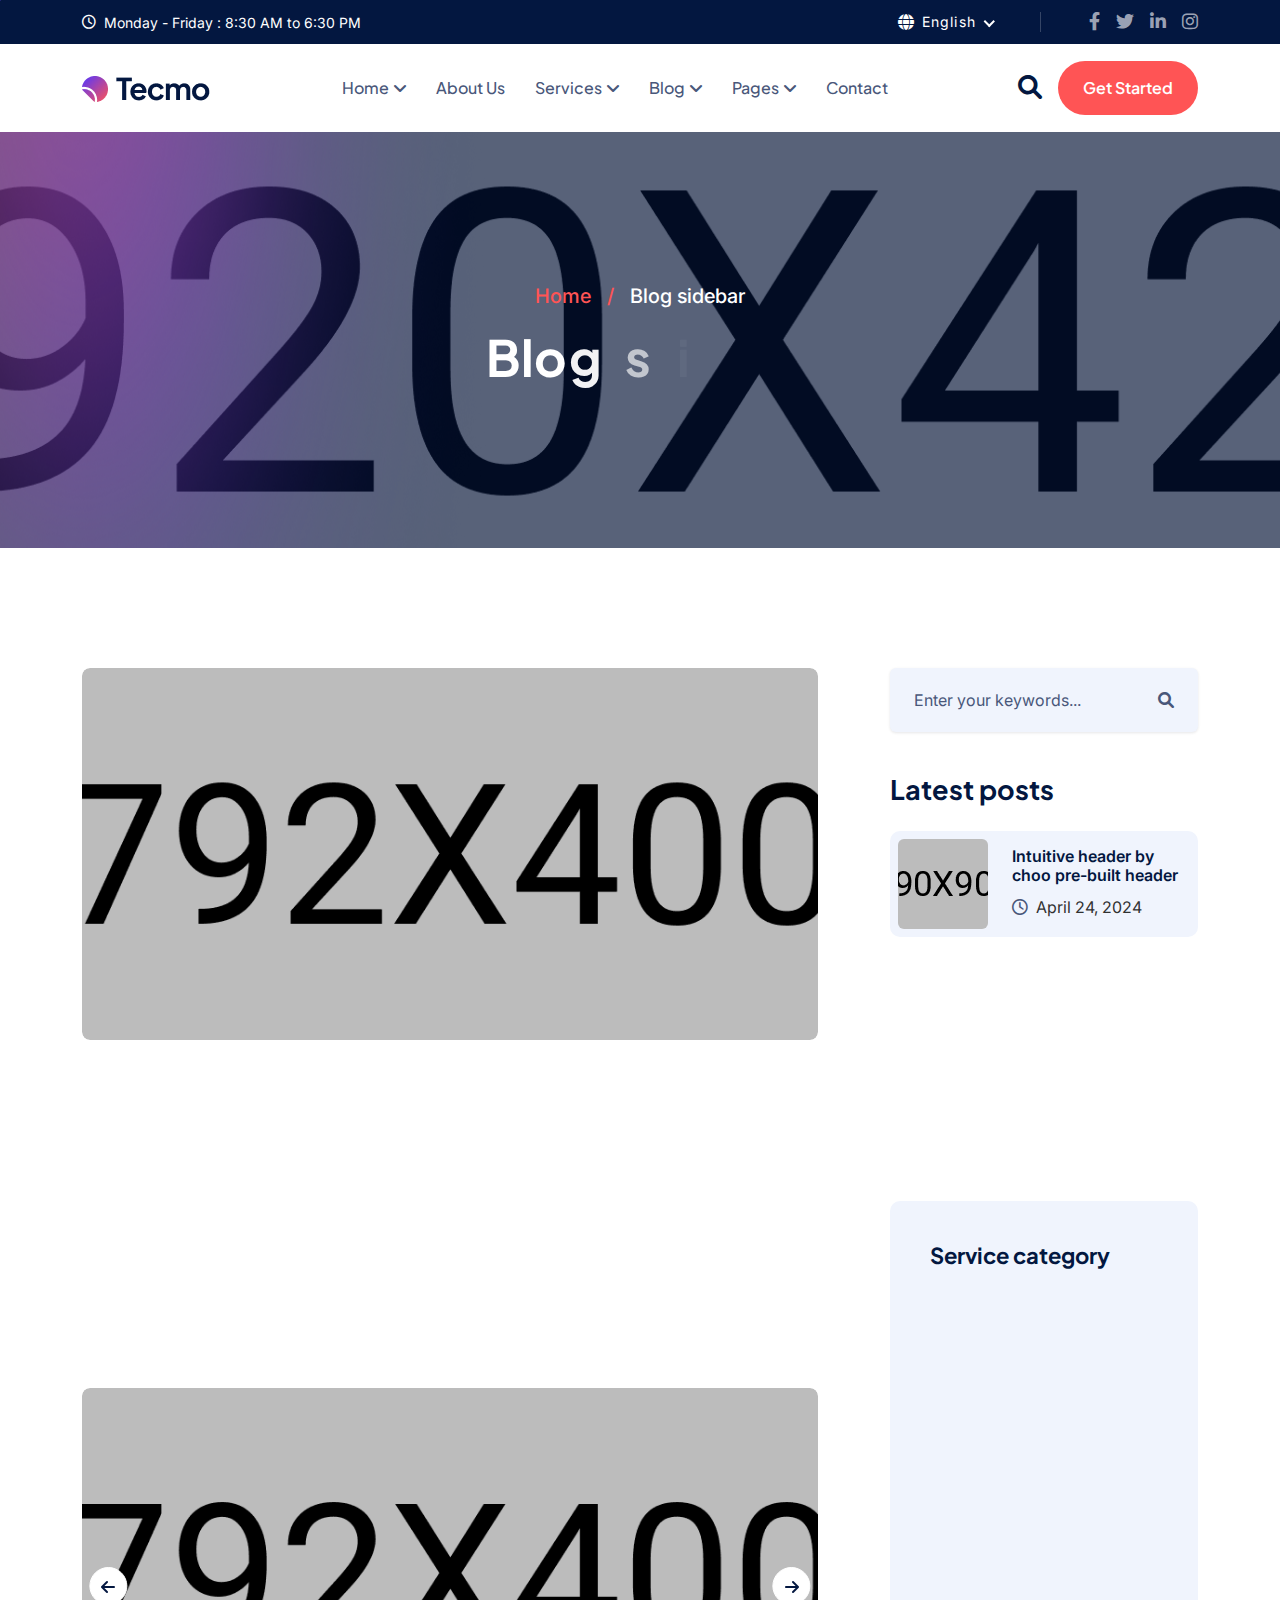
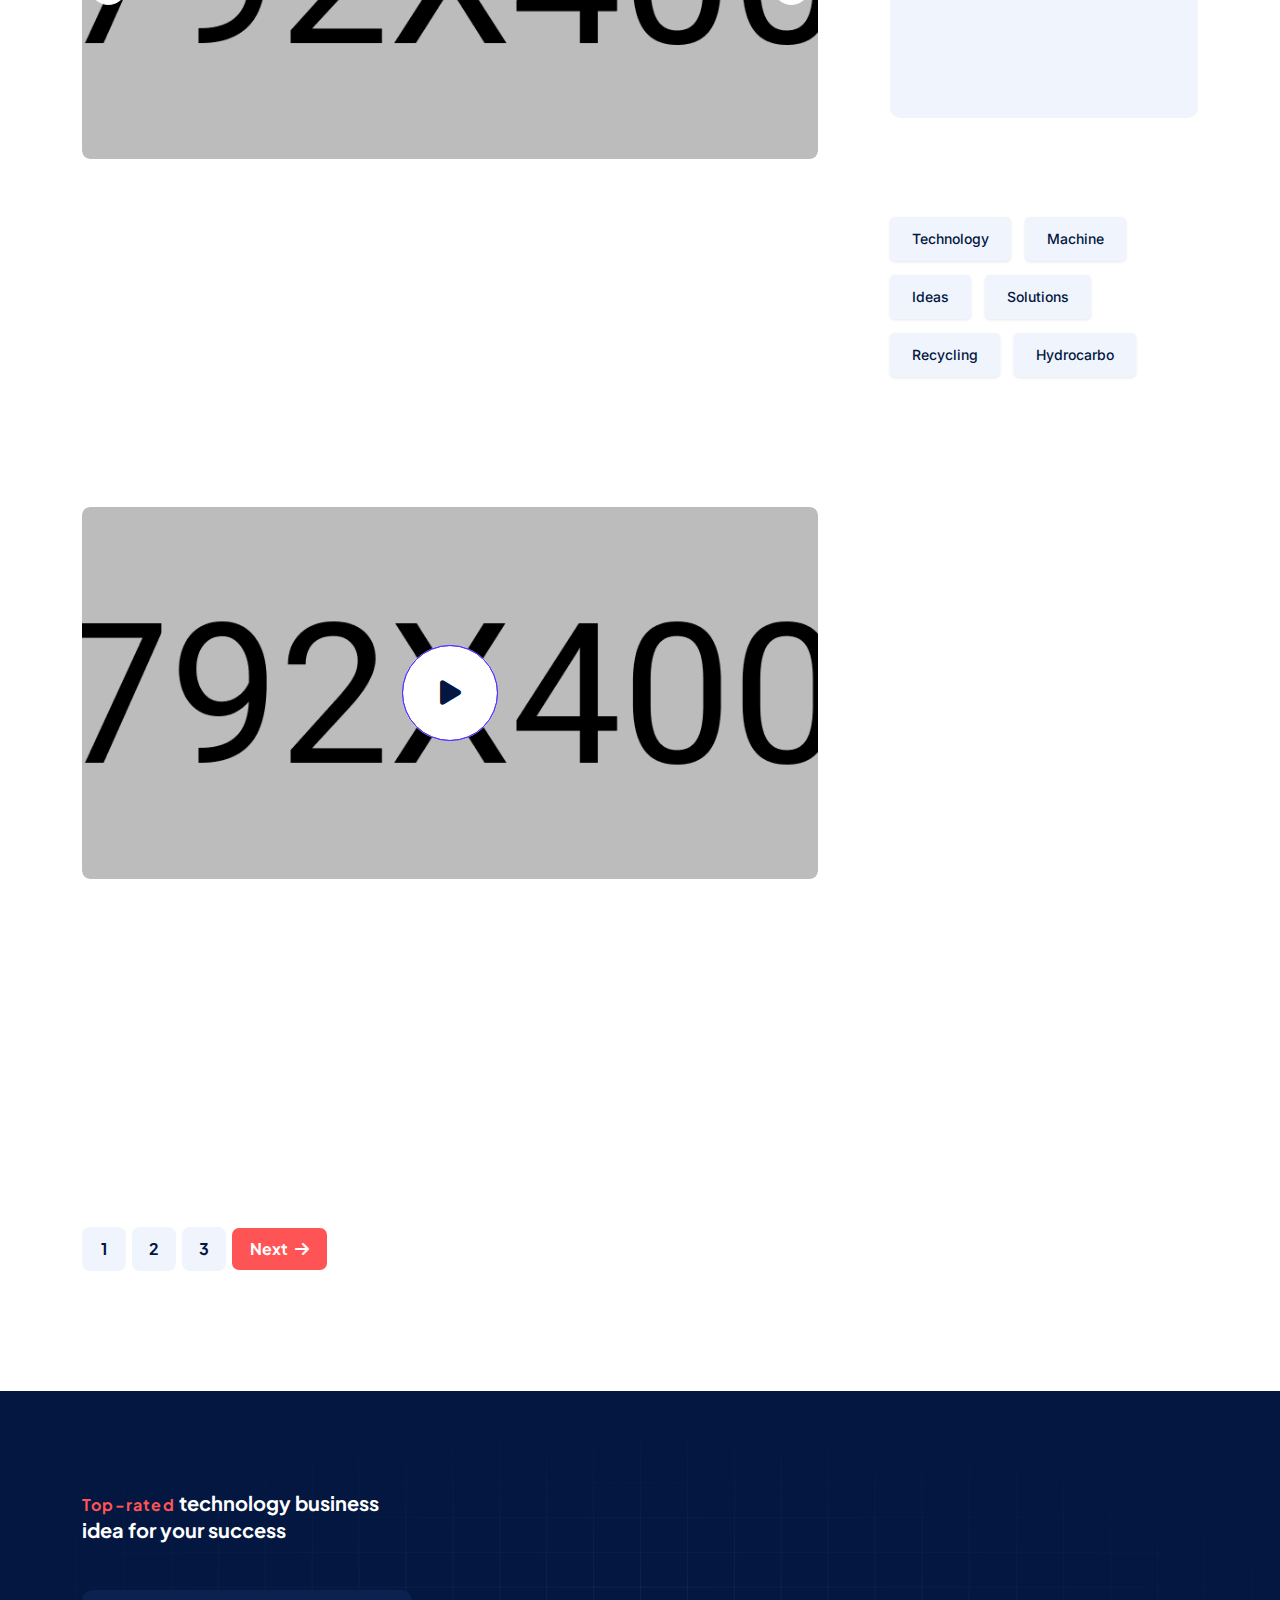
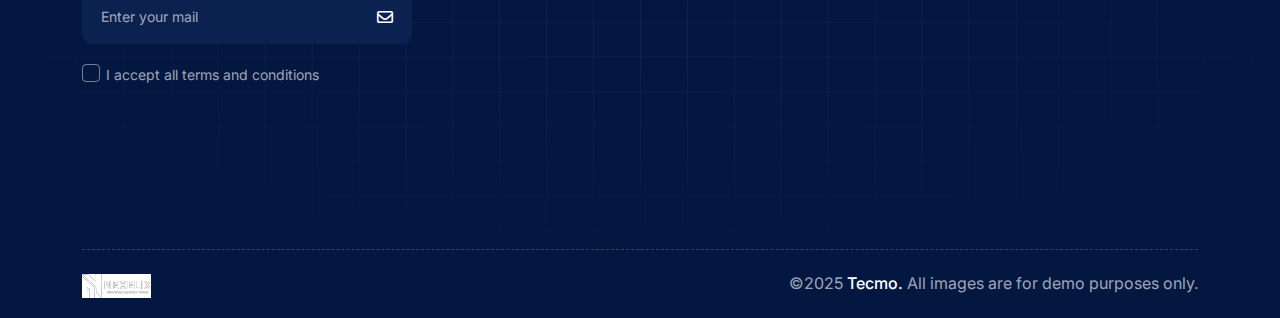
<file: nexelix/buyer-file/main-file/blog-sidebar.html>
<!DOCTYPE html>
<html lang="en">
<!--<< Header Area >>-->

<head>
    <!-- ========== Meta Tags ========== -->
    <meta charset="UTF-8">
    <meta http-equiv="X-UA-Compatible" content="IE=edge">
    <meta name="viewport" content="width=device-width, initial-scale=1">
    <meta name="author" content="authorName">
    <meta name="description" content="Tecmo - IT Solution and Technology HTML Template">
    <!-- ======== Page title ============ -->
    <title>Tecmo - IT Solution and Technology HTML Template</title>
    <!--<< Favcion >>-->
    <link rel="shortcut icon" href="assets/img/logo/favs.png">
    <!--<< Bootstrap min.css >>-->
    <link rel="stylesheet" href="assets/css/bootstrap.min.css">
    <!--<< All Min Css >>-->
    <link rel="stylesheet" href="assets/css/all.min.css">
    <!--<< Animate.css >>-->
    <link rel="stylesheet" href="assets/css/animate.css">
    <!--<< Magnific Popup.css >>-->
    <link rel="stylesheet" href="assets/css/magnific-popup.css">
    <!--<< MeanMenu.css >>-->
    <link rel="stylesheet" href="assets/css/meanmenu.css">
    <!--<< Swiper Bundle.css >>-->
    <link rel="stylesheet" href="assets/css/swiper-bundle.min.css">
    <!--<< Nice Select.css >>-->
    <link rel="stylesheet" href="assets/css/nice-select.css">
    <!--<< Main.css >>-->
    <link rel="stylesheet" href="assets/css/main.css">
</head>

<body>

    <!-- Preloader Start -->
    <div id="preloader" class="preloader">
        <div class="animation-preloader">
            <div class="spinner">
            </div>
            <div class="txt-loading">
                <span data-text-preloader="T" class="letters-loading">
                    T
                </span>
                <span data-text-preloader="E" class="letters-loading">
                    E
                </span>
                <span data-text-preloader="C" class="letters-loading">
                    C
                </span>
                <span data-text-preloader="M" class="letters-loading">
                    M
                </span>
                <span data-text-preloader="O" class="letters-loading">
                    O
                </span>
            </div>
            <p class="text-center">Loading</p>
        </div>
        <div class="loader">
            <div class="row">
                <div class="col-3 loader-section section-left">
                    <div class="bg"></div>
                </div>
                <div class="col-3 loader-section section-left">
                    <div class="bg"></div>
                </div>
                <div class="col-3 loader-section section-right">
                    <div class="bg"></div>
                </div>
                <div class="col-3 loader-section section-right">
                    <div class="bg"></div>
                </div>
            </div>
        </div>
    </div>

    <!-- Start Cursor Pointer -->
    <div class="mouse-follower">
        <span class="cursor-outline"></span>
        <span class="cursor-dot"></span>
    </div>
    <!-- End Cursor Pointer -->

    <!-- Header Top Start -->
    <div class="header-top-section d-lg-block d-none bg-color3 py-2">
        <div class="container">
            <div class="sub-header-wrapper d-flex align-items-center justify-content-between">
                <a href="#" class="d-flex align-items-center gap-2 white fs-eight">
                    <i class="fa-regular fa-clock"></i> Monday - Friday : 8:30 AM to 6:30 PM
                </a>
                <div class="right-top-cont d-flex align-items-center gap-5">
                    <div class="d-flex align-items-center gap-2">
                        <i class="fa-solid fa-globe white"></i>
                        <select name="language">
                            <option value="1">English</option>
                            <option value="2">Hindi</option>
                            <option value="3">Spanish</option>
                            <option value="4">Bangla</option>
                        </select>
                    </div>
                    <div class="line"></div>
                    <div class="social-custom d-flex align-items-center gap-xl-3 gap-3">
                        <a href="#" class=" black"><i class="fab fa-facebook-f white65 fs-six"></i></a>
                        <a href="#" class=" black"><i class="fa-brands fa-twitter white65 fs-six"></i></a>
                        <a href="#" class=" black"><i class="fa-brands fa-linkedin-in white65 fs-six"></i></a>
                        <a href="#" class=" black"><i class="fa-brands fa-instagram white65 fs-six"></i></a>
                    </div>
                </div>
            </div>
        </div>
    </div>
    <!-- Header Top End -->

    <!-- Offcanvas Area Start -->
    <div class="fix-area">
        <div class="offcanvas__info">
            <div class="offcanvas__wrapper">
                <div class="offcanvas__content">
                    <div class="offcanvas__top mb-4 d-flex justify-content-between align-items-center">
                        <div class="offcanvas__logo">
                            <a href="index.html">
                                <img src="assets/img/logo/logo.png" alt="logo-img">
                            </a>
                        </div>
                        <div class="offcanvas__close">
                            <button>
                                <i class="fas fa-times"></i>
                            </button>
                        </div>
                    </div>

                    <div class="mobile-menu fix mb-3"></div>
                    <div class="offcanvas__contact">
                        <h4 class="n900-clr">Contact Info</h4>
                        <ul class="d-grid gap-2 mb-5">
                            <li class="d-flex align-items-center">
                                <div class="offcanvas__contact-icon">
                                    <i class="fal fa-map-marker-alt"></i>
                                </div>
                                <div class="offcanvas__contact-text">
                                    <a target="_blank" href="#">3517 W. Gray St. Utica, Pennsylvania</a>
                                </div>
                            </li>
                            <li class="d-flex align-items-center">
                                <div class="offcanvas__contact-icon mr-15">
                                    <i class="fal fa-envelope"></i>
                                </div>
                                <div class="offcanvas__contact-text">
                                    <a href="mailto:info@example.com"><span
                                            class="mailto:info@example.com">alma.lawson@example.com</span></a>
                                </div>
                            </li>
                            <li class="d-flex align-items-center">
                                <div class="offcanvas__contact-icon mr-15">
                                    <i class="fal fa-clock"></i>
                                </div>
                                <div class="offcanvas__contact-text">
                                    <a target="_blank" href="#">Sun-friday, 02am -09pm</a>
                                </div>
                            </li>
                            <li class="d-flex align-items-center">
                                <div class="offcanvas__contact-icon mr-15">
                                    <i class="far fa-phone"></i>
                                </div>
                                <div class="offcanvas__contact-text">
                                    <a href="tel:+11002345909">(219) 555-0114</a>
                                </div>
                            </li>
                        </ul>
                        <div class="header-button mt-4">
                            <a href="contact.html" class="theme-btn p2-bg text-center">
                                <span>
                                    Get A Quote
                                    <span class="ani-arrow">
                                        <i class="fa-solid fa-arrow-right-long"></i>
                                    </span>
                                </span>
                            </a>
                        </div>
                        <div class="social-icon d-flex align-items-center">
                            <a href="#"><i class="fab fa-facebook-f"></i></a>
                            <a href="#"><i class="fab fa-twitter"></i></a>
                            <a href="#"><i class="fa-brands fa-instagram"></i></a>
                            <a href="#"><i class="fa-brands fa-pinterest-p"></i></a>
                        </div>
                    </div>
                </div>
            </div>
        </div>
    </div>
    <div class="offcanvas__overlay"></div>

    <!-- Header Section Start -->
    <header id="header-sticky" class="header-1 w-100">
        <div class="container">
            <div class="mega-menu-wrapper">
                <div class="header-main">
                    <div class="header-left">
                        <div class="logo">
                            <a href="index.html" class="header-logo">
                                <img src="assets/img/logo/logo.png" alt="logo-img">
                            </a>
                        </div>
                    </div>
                    <div class="header-right d-flex justify-content-end align-items-center">
                        <div class="mean__menu-wrapper">
                            <div class="main-menu">
                                <nav id="mobile-menu">
                                    <ul>
                                        <li class="has-dropdown active menu-thumb">
                                            <a href="index.html">
                                                Home
                                                <i class="fas fa-angle-down"></i>
                                            </a>
                                            <ul class="submenu has-homemenu">
                                                <li>
                                                    <div class="homemenu-items">
                                                        <div class="homemenu">
                                                            <div class="homemenu-thumb">
                                                                <img src="assets/img/header/home1.png" alt="img">
                                                                <div class="demo-button">
                                                                    <a href="index.html" class="theme-btn">
                                                                        <span>Home 01</span>
                                                                    </a>
                                                                </div>
                                                            </div>
                                                            <div class="homemenu-content text-center">
                                                                <h4 class="homemenu-title">
                                                                    <a href="index.html">Home Version 01</a>
                                                                </h4>
                                                            </div>
                                                        </div>
                                                        <div class="homemenu">
                                                            <div class="homemenu-thumb">
                                                                <img src="assets/img/header/home2.png" alt="img">
                                                                <div class="demo-button">
                                                                    <a href="index-2.html" class="theme-btn">
                                                                        <span>Home 02</span>
                                                                    </a>
                                                                </div>
                                                            </div>
                                                            <div class="homemenu-content text-center">
                                                                <h4 class="homemenu-title">
                                                                    <a href="index-2.html">Home Version 02</a>
                                                                </h4>
                                                            </div>
                                                        </div>
                                                        <div class="homemenu">
                                                            <div class="homemenu-thumb">
                                                                <img src="assets/img/header/home3.png" alt="img">
                                                                <div class="demo-button">
                                                                    <a href="index-3.html" class="theme-btn">
                                                                        <span>Home 03</span>
                                                                    </a>
                                                                </div>
                                                            </div>
                                                            <div class="homemenu-content text-center">
                                                                <h4 class="homemenu-title">
                                                                    <a href="index-3.html">Home Version 03</a>
                                                                </h4>
                                                            </div>
                                                        </div>
                                                        <div class="homemenu">
                                                            <div class="homemenu-thumb">
                                                                <img src="assets/img/header/home4.png" alt="img">
                                                                <div class="demo-button">
                                                                    <a href="index-4.html" class="theme-btn">
                                                                        <span>Home 04</span>
                                                                    </a>
                                                                </div>
                                                            </div>
                                                            <div class="homemenu-content text-center">
                                                                <h4 class="homemenu-title">
                                                                    <a href="index-4.html">Home Version 04</a>
                                                                </h4>
                                                            </div>
                                                        </div>
                                                        <div class="homemenu">
                                                            <div class="homemenu-thumb">
                                                                <img src="assets/img/header/home5.png" alt="img">
                                                                <div class="demo-button">
                                                                    <a href="index-5.html" class="theme-btn">
                                                                        <span>Home 05</span>
                                                                    </a>
                                                                </div>
                                                            </div>
                                                            <div class="homemenu-content text-center">
                                                                <h4 class="homemenu-title">
                                                                    <a href="index-5.html">Home Version 05</a>
                                                                </h4>
                                                            </div>
                                                        </div>
                                                    </div>
                                                </li>
                                            </ul>
                                        </li>
                                        <li>
                                            <a href="about.html">About Us</a>
                                        </li>
                                        <li>
                                            <a href="services.html">
                                                Services
                                                <i class="fas fa-angle-down"></i>
                                            </a>
                                            <ul class="submenu">
                                                <li><a href="services.html">Service</a></li>
                                                <li><a href="services-details.html">Service Details</a></li>
                                            </ul>
                                        </li>

                                        <li>
                                            <a href="blog.html">
                                                Blog
                                                <i class="fas fa-angle-down"></i>
                                            </a>
                                            <ul class="submenu">
                                                <li><a href="blog.html">Blog</a></li>
                                                <li><a href="blog-sidebar.html">Blog Sidebar</a></li>
                                                <li><a href="blog-details.html">Blog Details</a></li>
                                            </ul>
                                        </li>
                                        <li class="has-dropdown">
                                            <a href="#0">
                                                Pages
                                                <i class="fas fa-angle-down"></i>
                                            </a>
                                            <ul class="submenu">
                                                <li><a href="team.html">Team</a></li>
                                                <li><a href="team-details.html">Team Details</a></li>
                                                <li><a href="testimonials.html">Testimonial</a></li>
                                                <li><a href="faqs.html">Faqs</a></li>
                                                <li><a href="pricing-plan.html">Pricing Plan</a></li>
                                                <li><a href="portfolio.html">Portfolio</a></li>
                                                <li><a href="portfolio-details.html">Portfolio Details</a></li>
                                                <li><a href="error.html">Error 404</a></li>
                                            </ul>
                                        </li>
                                        <li>
                                            <a href="contact.html">
                                                Contact
                                            </a>
                                        </li>

                                    </ul>
                                </nav>
                            </div>
                        </div>
                        <a href="#0" class="search-trigger search-icon d-xl-none d-block">
                            <i class="fa-solid fa-magnifying-glass black"></i>
                        </a>
                        <div class="header__hamburger d-xl-none d-block my-auto">
                            <div class="sidebar__toggle">
                                <img src="assets/img/icon/menu.png" alt="icon">
                            </div>
                        </div>

                    </div>
                    <div class="header-hamburger-inner d-xl-flex gap-xxl-4 gap-xl-3 align-items-center d-none">
                        <a href="#0" class="search-trigger search-icon d-xl-block d-none fs-five">
                            <i class="fa-solid fa-magnifying-glass black"></i>
                        </a>
                        <a href="contact.html"
                            class="common-btn box-style cmn-style1 d-inline-flex justify-content-center align-items-center gap-xxl-2 gap-2 fs18 fw-semibold white overflow-hidden rounded-5 p3-bg">
                            Get Started
                        </a>
                        <div class="header__hamburger my-auto d-xl-none d-block">
                            <div class="sidebar__toggle">
                                <img src="assets/img/icon/menu.png" alt="icon">
                            </div>
                        </div>
                    </div>
                </div>
            </div>
        </div>
    </header>

    <!-- Banner Section Start -->
    <section class="breadcrumb-section position-relative fix">
        <div class="container">
            <div class="bread-content text-center">
                <ul class="d-flex align-items-center gap-3 justify-content-center">
                    <li>
                        <a href="index.html" class="p3-clr">Home</a>
                    </li>
                    <li class="p3-clr">/</li>
                    <li class="white">Blog sidebar</li>
                </ul>
                <h1 class="white visible-from-right">Blog sidebar</h1>
            </div>
        </div>
        <!-- bread Element -->
        <img src="assets/img/element/bread-ele.png" alt="img" class="bread-ele">
    </section>
    <!-- Banner Section Start -->

    <!-- Blog Section Start -->
    <section class="blog-section fix section-padding">
        <div class="container">
            <div class="row g-4">
                <div class="col-lg-8">
                    <div class="blog-details-left">
                        <div class="blog-details-box">
                            <a href="blog-details.html" class="thumb1 rounded-3 w-100 mb-4">
                                <img src="assets/img/blog/blog-sidebar1.png" alt="img" class="w-100 rounded-3">
                            </a>
                            <div class="d-flex align-items-center gap-lg-4 gap-3 mb-lg-4 mb-3 wow fadeInUp"
                                data-wow-delay=".3s">
                                <div class="d-flex algin-items-center gap-2">
                                    <img src="assets/img/blog/common-richard.png" alt="img" class="rounded-circle">
                                    <p class="fs-eight pra">Richard Patillions</p>
                                </div>
                                <div class="d-flex algin-items-center gap-2">
                                    <i class="fa-regular fa-clock black mt-1"></i>
                                    <p class="fs-eight pra">14 July, 2024</p>
                                </div>
                            </div>
                            <div class="mb-4 pb-xl-2">
                                <h3 class="mb-xxl-4 mb-3 wow fadeInUp" data-wow-delay=".4s">
                                    <a href="blog-details.html" class="black d-block">
                                        Typing tutorials for kids and beginners
                                    </a>
                                </h3>
                                <p class="pra fs-six wow fadeInUp" data-wow-delay=".5s">
                                    We are committed to providing our clients with the highest quality IT services and
                                    support. We understand that IT is
                                    essential for your business, and we will work tirelessly to
                                    achieve your business goals.
                                </p>
                            </div>
                            <a href="blog-details.html" class="mores wow fadeInUp" data-wow-delay=".6s">
                                Read More
                            </a>
                        </div>
                        <div class="blog-details-box overflow-hidden">
                            <div class="blog-details-slides swiper">
                                <div class="swiper-wrapper">
                                    <div class="swiper-slide">
                                        <a href="blog-details.html" class="thumb1 rounded-3 w-100 mb-4">
                                            <img src="assets/img/blog/blog-sidebar2.png" alt="img"
                                                class="w-100 rounded-3">
                                        </a>
                                    </div>
                                </div>
                                <div class="array-button">
                                    <button type="button" class="array-prev">
                                        <i class="fa-solid fa-arrow-left"></i>
                                    </button>
                                    <button type="button" class="array-next">
                                        <i class="fa-solid fa-arrow-right"></i>
                                    </button>
                                </div>
                            </div>
                            <div class="d-flex align-items-center gap-lg-4 gap-3 mb-lg-4 mb-3 wow fadeInUp"
                                data-wow-delay=".3s">
                                <div class="d-flex algin-items-center gap-2">
                                    <img src="assets/img/blog/common-richard.png" alt="img" class="rounded-circle">
                                    <p class="fs-eight pra">Richard Patillions</p>
                                </div>
                                <div class="d-flex algin-items-center gap-2">
                                    <i class="fa-regular fa-clock black mt-1"></i>
                                    <p class="fs-eight pra">14 July, 2024</p>
                                </div>
                            </div>
                            <div class="mb-4 pb-xl-2">
                                <h3 class="mb-xxl-4 mb-3 wow fadeInUp" data-wow-delay=".4s">
                                    <a href="blog-details.html" class="black d-block">
                                        Typing tutorials for kids and beginners
                                    </a>
                                </h3>
                                <p class="pra fs-six wow fadeInUp" data-wow-delay=".5s">
                                    We are committed to providing our clients with the highest quality IT services and
                                    support. We understand that IT is
                                    essential for your business, and we will work tirelessly to
                                    achieve your business goals.
                                </p>
                            </div>
                            <a href="blog-details.html" class="mores wow fadeInUp" data-wow-delay=".6s">
                                Read More
                            </a>
                        </div>
                        <div class="blog-details-box">
                            <div class="thumb1 rounded-3 w-100 mb-4 position-relative d-center">
                                <img src="assets/img/blog/blog-sidebar3.png" alt="img" class="w-100 rounded-3">
                                <a href="https://www.youtube.com/watch?v=lMJImKo-eZU"
                                    class="portfolio-video rounded-circle d-center video-popup">
                                    <i class="fa-solid fa-play"></i>
                                </a>
                            </div>
                            <div class="d-flex align-items-center gap-lg-4 gap-3 mb-lg-4 mb-3 wow fadeInUp"
                                data-wow-delay=".3s">
                                <div class="d-flex algin-items-center gap-2">
                                    <img src="assets/img/blog/common-richard.png" alt="img" class="rounded-circle">
                                    <p class="fs-eight pra">Richard Patillions</p>
                                </div>
                                <div class="d-flex algin-items-center gap-2">
                                    <i class="fa-regular fa-clock black mt-1"></i>
                                    <p class="fs-eight pra">14 July, 2024</p>
                                </div>
                            </div>
                            <div class="mb-4 pb-xl-2">
                                <h3 class="mb-xxl-4 mb-3 wow fadeInUp" data-wow-delay=".4s">
                                    <a href="blog-details.html" class="black d-block">
                                        Typing tutorials for kids and beginners
                                    </a>
                                </h3>
                                <p class="pra fs-six wow fadeInUp" data-wow-delay=".5s">
                                    We are committed to providing our clients with the highest quality IT services and
                                    support. We understand that IT is
                                    essential for your business, and we will work tirelessly to
                                    achieve your business goals.
                                </p>
                            </div>
                            <a href="blog-details.html" class="mores wow fadeInUp" data-wow-delay=".6s">
                                Read More
                            </a>
                        </div>
                        <ul class="blog-pagination">
                            <li><a href="javascript:void(0)" class="heading-font numbers">1</a></li>
                            <li><a href="javascript:void(0)" class="heading-font numbers">2</a></li>
                            <li><a href="javascript:void(0)" class="heading-font numbers">3</a></li>
                            <li>
                                <a href="javascript:void(0)" class="heading-font next">
                                    Next <i class="fa-solid fa-arrow-right"></i>
                                </a>
                            </li>
                        </ul>
                    </div>
                </div>
                <div class="col-lg-4">
                    <div class="blog-details-right ps-xl-5">
                        <div class=" border-0 search-box">
                            <form action="#" class="rounded-2">
                                <input type="text" placeholder="Enter your keywords...">
                                <button type="submit"><i class="fa-solid fa-magnifying-glass"></i></button>
                            </form>
                        </div>
                        <div class="details-common">
                            <h3 class="black mb-lg-4 mb-3 wow fadeInUp" data-wow-delay=".4s">Latest posts</h3>
                            <div class="blog-latest">
                                <div class="blog-latest-item p-xxl-3 p-2 wow fadeInUp" data-wow-delay="0.4s">
                                    <div class="thumb rounded-2">
                                        <img src="assets/img/blog/latest-recent1.png" alt="img" class="rounded-2">
                                    </div>
                                    <div class="content">
                                        <a href="blog-details.html" class="fs-seven fw_500 d-block black mb-xl-2 mb-1">
                                            Intuitive header by choo pre-built header
                                        </a>
                                        <div class="d-flex align-items-center gap-2">
                                            <i class="fa-regular fa-clock pra"></i> April 24, 2024
                                        </div>
                                    </div>
                                </div>
                                <div class="blog-latest-item p-xxl-3 p-2 wow fadeInUp" data-wow-delay="0.5s">
                                    <div class="thumb rounded-2">
                                        <img src="assets/img/blog/latest-recent2.png" alt="img" class="rounded-2">
                                    </div>
                                    <div class="content">
                                        <a href="blog-details.html" class="fs-seven fw_500 d-block black mb-xl-2 mb-1">
                                            Gain deep insights into
                                            your website traffic
                                        </a>
                                        <div class="d-flex align-items-center gap-2">
                                            <i class="fa-regular fa-clock pra"></i> April 24, 2024
                                        </div>
                                    </div>
                                </div>
                                <div class="blog-latest-item p-xxl-3 p-2 wow fadeInUp" data-wow-delay="0.6s">
                                    <div class="thumb rounded-2">
                                        <img src="assets/img/blog/latest-recent3.png" alt="img" class="rounded-2">
                                    </div>
                                    <div class="content">
                                        <a href="blog-details.html" class="fs-seven fw_500 d-block black mb-xl-2 mb-1">
                                            Starting and growing web design in 2024
                                        </a>
                                        <div class="d-flex align-items-center gap-2">
                                            <i class="fa-regular fa-clock pra"></i> April 24, 2024
                                        </div>
                                    </div>
                                </div>
                            </div>
                        </div>
                        <div class="common-left-barbox">
                            <h4 class="black mb-xxl-4 mb-3">
                                Service category
                            </h4>
                            <div class="d-grid gap-2">
                                <a href="blog-details.html"
                                    class="cate-tags d-flex align-items-center justify-content-between gap-2 fs-seven pra wow fadeInUp"
                                    data-wow-delay=".3s">
                                    Data visualization <i class="fa-solid fa-angle-right"></i>
                                </a>
                                <a href="blog-details.html"
                                    class="cate-tags d-flex align-items-center justify-content-between gap-2 fs-seven pra wow fadeInUp"
                                    data-wow-delay=".4s">
                                    UI/UX designing <i class="fa-solid fa-angle-right"></i>
                                </a>
                                <a href="blog-details.html"
                                    class="cate-tags d-flex align-items-center justify-content-between gap-2 fs-seven pra wow fadeInUp"
                                    data-wow-delay=".5s">
                                    Digital marketing <i class="fa-solid fa-angle-right"></i>
                                </a>
                                <a href="blog-details.html"
                                    class="cate-tags d-flex align-items-center justify-content-between gap-2 fs-seven pra wow fadeInUp"
                                    data-wow-delay=".6s">
                                    Data analytics <i class="fa-solid fa-angle-right"></i>
                                </a>
                                <a href="blog-details.html"
                                    class="cate-tags d-flex align-items-center justify-content-between gap-2 fs-seven pra wow fadeInUp"
                                    data-wow-delay=".7s">
                                    Security system <i class="fa-solid fa-angle-right"></i>
                                </a>
                            </div>
                        </div>
                        <div class="details-common category-blog">
                            <h3 class="black mb-lg-4 mb-3 visible-slowly-right">Tags</h3>
                            <ul class="tags">
                                <li><a href="javascript:void(0)">Technology</a></li>
                                <li><a href="javascript:void(0)">Machine</a></li>
                                <li><a href="javascript:void(0)">Ideas</a></li>
                                <li><a href="javascript:void(0)">Solutions</a></li>
                                <li><a href="javascript:void(0)">Recycling</a></li>
                                <li><a href="javascript:void(0)">Hydrocarbo</a></li>
                            </ul>
                        </div>
                    </div>
                </div>
            </div>
        </div>
    </section>

    <!--<< Footer Section Start >>-->
    <footer class="footer-section style blackbg fix">
        <div class="container">
            <div class="footer-widgets-wrapper">
                <div class="row g-lg-4 g-4 justify-content-between">
                    <div class="col-lg-4 col-md-6 col-sm-6">
                        <div class="top-rated-pragraph">
                            <h5 class="white mb-lg-5 mb-4">
                                <span class="p3-clr">Top-rated</span> technology
                                business idea for your success
                            </h5>
                            <form action="#" class="form-style1 d-flex align-items-center justify-content-between">
                                <input type="text" placeholder="Enter your mail">
                                <button type="button"><i class="fa-regular fa-envelope"></i></button>
                            </form>
                            <div class="form-check cmn-checkbox mt-3">
                                <input class="form-check-input" type="checkbox" value="" id="mycheck">
                                <label class="form-check-label fs-eight white65" for="mycheck">
                                    I accept all terms and conditions
                                </label>
                            </div>
                        </div>
                    </div>
                    <div class="col-lg-2 col-md-6 col-sm-6">
                        <div class="single-footer-widget wow fadeInUp" data-wow-delay="0.5s">
                            <div class="boxes">
                                <div class="widget-head">
                                    <h3>Navigation</h3>
                                </div>
                                <ul class="list-area">
                                    <li>
                                        <a href="about.html">
                                            About us
                                        </a>
                                    </li>
                                    <li>
                                        <a href="team.html">
                                            Meet our team
                                        </a>
                                    </li>
                                    <li>
                                        <a href="blog.html">
                                            News and media
                                        </a>
                                    </li>
                                    <li>
                                        <a href="portfolio.html">
                                            Our projects
                                        </a>
                                    </li>
                                    <li>
                                        <a href="contact.html">
                                            Contacts
                                        </a>
                                    </li>
                                </ul>
                            </div>
                        </div>
                    </div>
                    <div class="col-lg-3 col-md-6 col-sm-6">
                        <div class="single-footer-widget d-flex justify-content-lg-center wow fadeInUp"
                            data-wow-delay="0.5s">
                            <div class="boxes">
                                <div class="widget-head">
                                    <h3>Others page</h3>
                                </div>
                                <ul class="list-area">
                                    <li>
                                        <a href="contact.html">
                                            Client support
                                        </a>
                                    </li>
                                    <li>
                                        <a href="contact.html">
                                            Help center
                                        </a>
                                    </li>
                                    <li>
                                        <a href="contact.html">
                                            System status
                                        </a>
                                    </li>
                                    <li>
                                        <a href="contact.html">
                                            Feedback
                                        </a>
                                    </li>
                                    <li>
                                        <a href="contact.html">
                                            Terms & condition
                                        </a>
                                    </li>
                                </ul>
                            </div>
                        </div>
                    </div>
                    <div class="col-lg-3 col-md-6 col-sm-6">
                        <div class="single-footer-widget d-flex justify-content-lg-center wow fadeInUp"
                            data-wow-delay="0.5s">
                            <div class="boxes">
                                <div class="widget-head">
                                    <h3>Need Help?</h3>
                                </div>
                                <div class="list-info d-grid gap-3 mb-4">
                                    <div class="list-info-item">
                                        <span class="fs-eight white65 d-block">Call Us Directly</span>
                                        <a href="#0" class="white fw-semibold">+(1) 224 676 7430</a>
                                    </div>
                                    <div class="list-info-item">
                                        <span class="fs-eight white65 d-block">Need Support?</span>
                                        <a href="#0" class="white fw-semibold">Tecmo@gmail.com</a>
                                    </div>
                                </div>
                                <div class="social-custom d-flex align-items-center gap-xl-4 gap-3">
                                    <a href="#" class=" black"><i class="fab fa-facebook-f white65 fs-six"></i></a>
                                    <a href="#" class=" black"><i class="fa-brands fa-x white65 fs-six"></i></a>
                                    <a href="#" class=" black"><i class="fab fa-linkedin-in white65 fs-six"></i></a>
                                </div>
                            </div>
                        </div>
                    </div>
                </div>
            </div>
        </div>
        <div class="footer-bottom">
            <div class="container">
                <div
                    class="footer-wrapper d-flex flex-md-nowrap flex-wrap gap-3 align-items-center justify-content-md-between justify-content-center text-md-start text-center">
                    <a href="index.html" class="footer-logo">
                        <img src="assets/img/logo/logo-white.png" alt="img">
                    </a>
                    <p class="white65">
                        &copy;2025 <a href="index.html" class="white fw_500">Tecmo.</a> All images are for demo purposes
                        only.
                    </p>
                </div>
            </div>
        </div>
    </footer>


    <!-- Search Area Start -->
    <div class="search-wrap">
        <div class="search-inner">
            <i class="fas fa-times search-close" id="search-close"></i>
            <div class="search-cell">
                <form method="get">
                    <div class="search-field-holder">
                        <input type="search" class="main-search-input" placeholder="Search...">
                    </div>
                </form>
            </div>
        </div>
    </div>

    <!--<< All JS Plugins >>-->
    <script src="assets/js/jquery-3.7.1.min.js"></script>
    <!--<< Viewport Js >>-->
    <script src="assets/js/viewport.jquery.js"></script>
    <!--<< Bootstrap Js >>-->
    <script src="assets/js/bootstrap.bundle.min.js"></script>
    <!--<< Nice Select Js >>-->
    <script src="assets/js/jquery.nice-select.min.js"></script>
    <!--<< Waypoints Js >>-->
    <script src="assets/js/jquery.waypoints.js"></script>
    <!--<< Counterup Js >>-->
    <script src="assets/js/jquery.counterup.min.js"></script>
    <!--<< Swiper Slider Js >>-->
    <script src="assets/js/swiper-bundle.min.js"></script>
    <!--<< MeanMenu Js >>-->
    <script src="assets/js/jquery.meanmenu.min.js"></script>
    <!--<< Magnific Popup Js >>-->
    <script src="assets/js/jquery.magnific-popup.min.js"></script>
    <!--<< Wow Animation Js >>-->
    <script src="assets/js/wow.min.js"></script>
    <!--<< Gsap Js >>-->
    <script src="assets/js/gsap.min.js"></script>
    <!--<< Lenis Js >>-->
    <script src="assets/js/lenis.min.js"></script>
    <!--<< ScrollSmoother Js >>-->
    <script src="assets/js/scrollSmoother.js"></script>
    <!--<< ScrollTrigger Js >>-->
    <script src="assets/js/ScrollTrigger.min.js"></script>
    <!--<< Spalit Text Js >>-->
    <script src="assets/js/spilitext-gsap.js"></script>
    <!--<< Valina Tilt Js >>-->
    <script src="assets/js/vanilla-tilt.min.js"></script>
    <!--<< Main.js >>-->
    <script src="assets/js/main.js"></script>
</body>

</html>
</file>
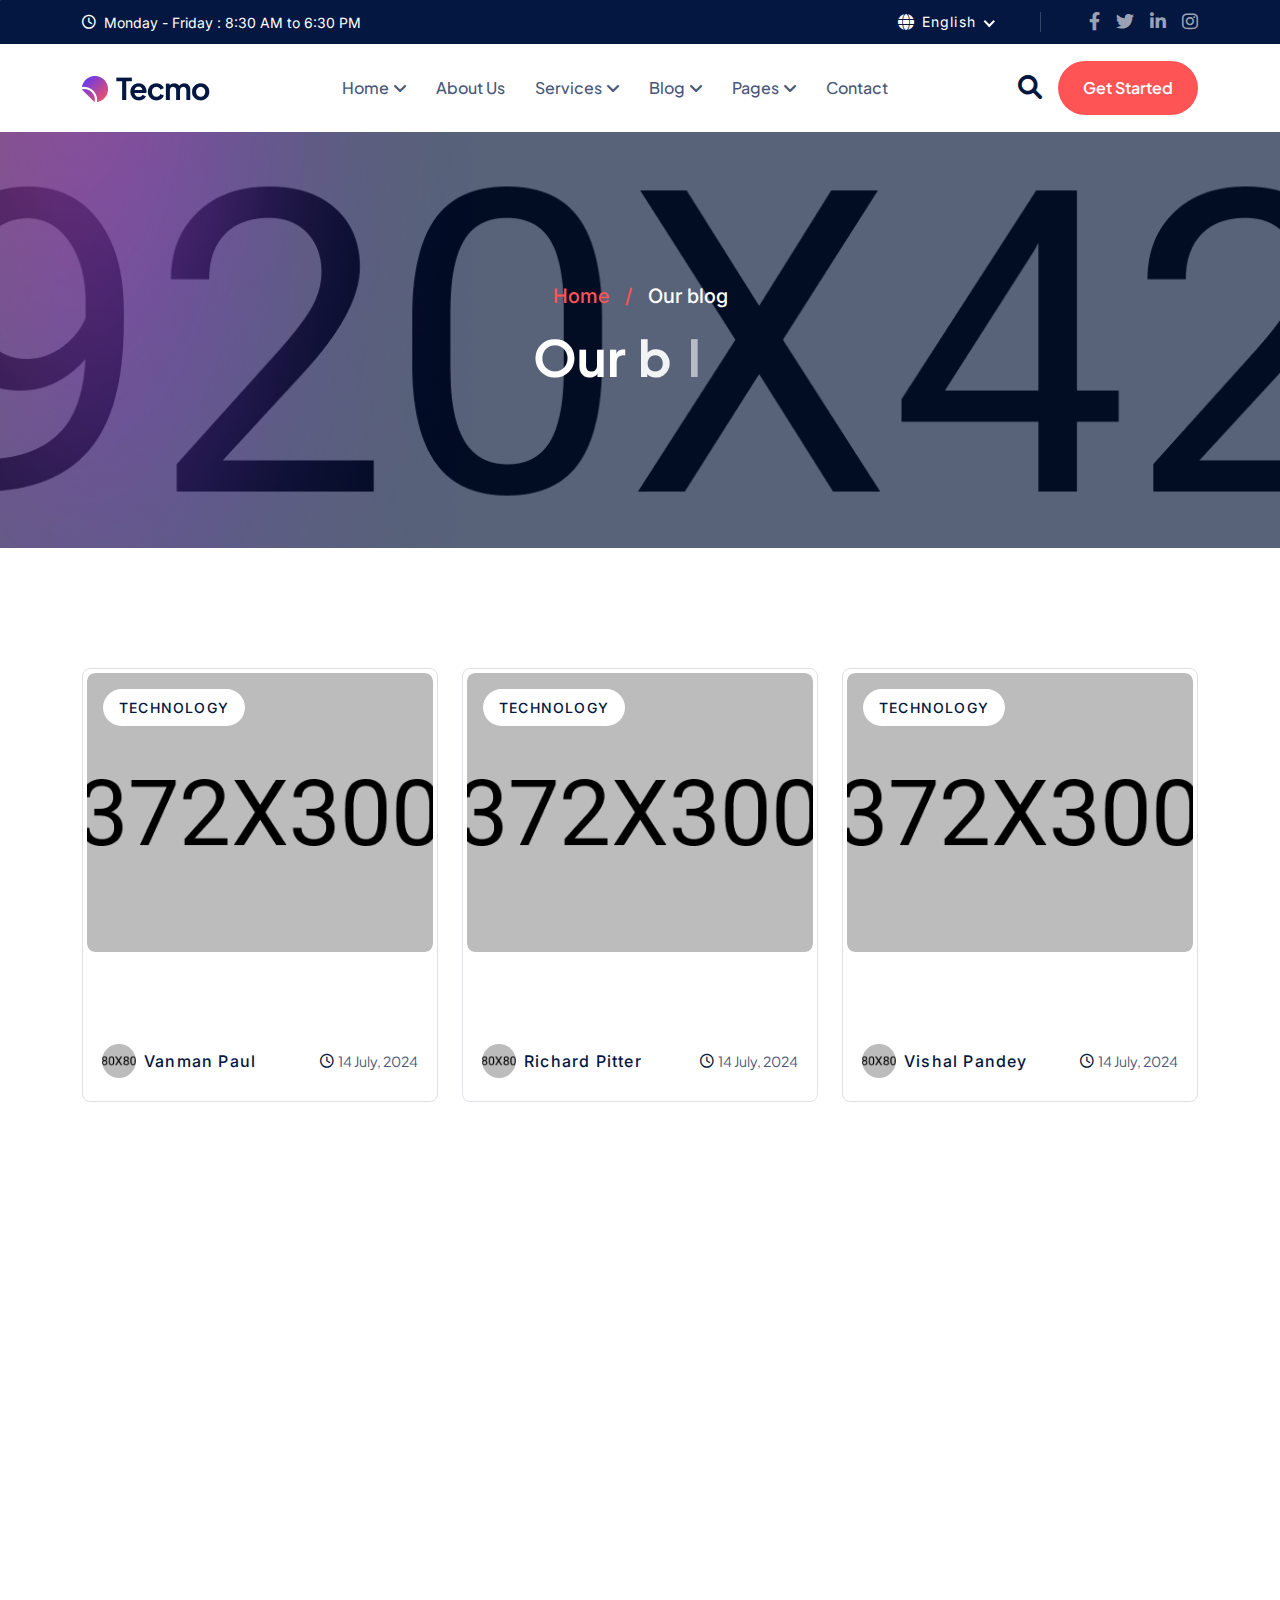
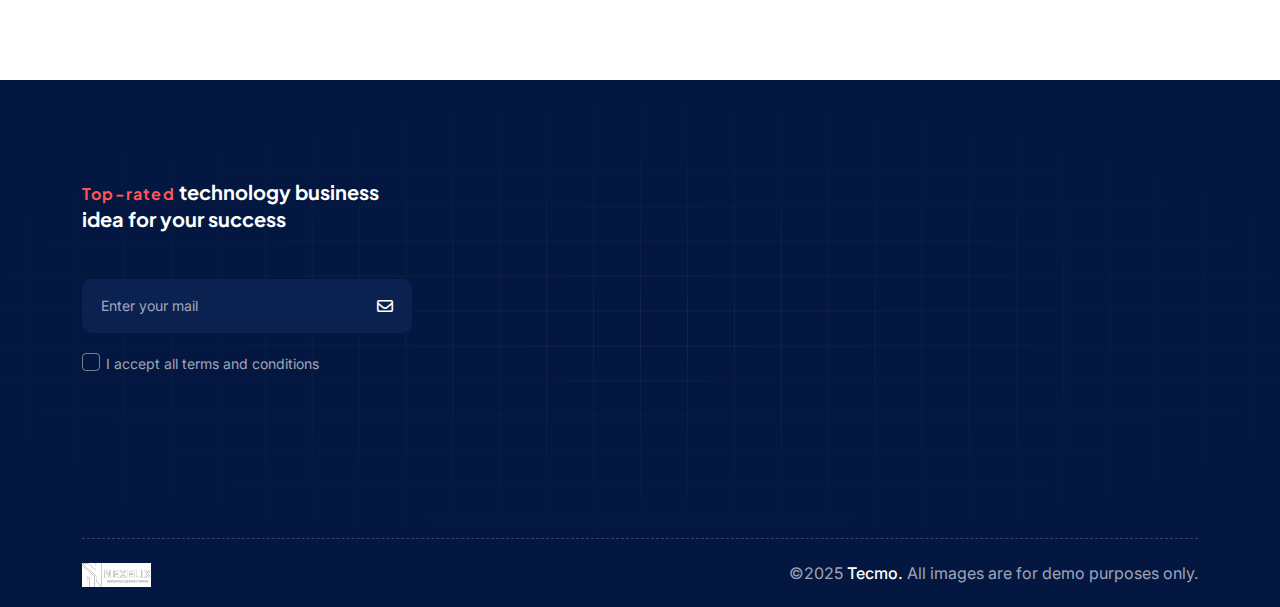
<file: nexelix/buyer-file/main-file/blog.html>
<!DOCTYPE html>
<html lang="en">
<!--<< Header Area >>-->

<head>
    <!-- ========== Meta Tags ========== -->
    <meta charset="UTF-8">
    <meta http-equiv="X-UA-Compatible" content="IE=edge">
    <meta name="viewport" content="width=device-width, initial-scale=1">
    <meta name="author" content="authorName">
    <meta name="description" content="Tecmo - IT Solution and Technology HTML Template">
    <!-- ======== Page title ============ -->
    <title>Tecmo - IT Solution and Technology HTML Template</title>
    <!--<< Favcion >>-->
    <link rel="shortcut icon" href="assets/img/logo/favs.png">
    <!--<< Bootstrap min.css >>-->
    <link rel="stylesheet" href="assets/css/bootstrap.min.css">
    <!--<< All Min Css >>-->
    <link rel="stylesheet" href="assets/css/all.min.css">
    <!--<< Animate.css >>-->
    <link rel="stylesheet" href="assets/css/animate.css">
    <!--<< Magnific Popup.css >>-->
    <link rel="stylesheet" href="assets/css/magnific-popup.css">
    <!--<< MeanMenu.css >>-->
    <link rel="stylesheet" href="assets/css/meanmenu.css">
    <!--<< Swiper Bundle.css >>-->
    <link rel="stylesheet" href="assets/css/swiper-bundle.min.css">
    <!--<< Nice Select.css >>-->
    <link rel="stylesheet" href="assets/css/nice-select.css">
    <!--<< Main.css >>-->
    <link rel="stylesheet" href="assets/css/main.css">
</head>

<body>

    <!-- Preloader Start -->
    <div id="preloader" class="preloader">
        <div class="animation-preloader">
            <div class="spinner">
            </div>
            <div class="txt-loading">
                <span data-text-preloader="T" class="letters-loading">
                    T
                </span>
                <span data-text-preloader="E" class="letters-loading">
                    E
                </span>
                <span data-text-preloader="C" class="letters-loading">
                    C
                </span>
                <span data-text-preloader="M" class="letters-loading">
                    M
                </span>
                <span data-text-preloader="O" class="letters-loading">
                    O
                </span>
            </div>
            <p class="text-center">Loading</p>
        </div>
        <div class="loader">
            <div class="row">
                <div class="col-3 loader-section section-left">
                    <div class="bg"></div>
                </div>
                <div class="col-3 loader-section section-left">
                    <div class="bg"></div>
                </div>
                <div class="col-3 loader-section section-right">
                    <div class="bg"></div>
                </div>
                <div class="col-3 loader-section section-right">
                    <div class="bg"></div>
                </div>
            </div>
        </div>
    </div>

    <!-- Start Cursor Pointer -->
    <div class="mouse-follower">
        <span class="cursor-outline"></span>
        <span class="cursor-dot"></span>
    </div>
    <!-- End Cursor Pointer -->

    <!-- Header Top Start -->
    <div class="header-top-section d-lg-block d-none bg-color3 py-2">
        <div class="container">
            <div class="sub-header-wrapper d-flex align-items-center justify-content-between">
                <a href="#" class="d-flex align-items-center gap-2 white fs-eight">
                    <i class="fa-regular fa-clock"></i> Monday - Friday : 8:30 AM to 6:30 PM
                </a>
                <div class="right-top-cont d-flex align-items-center gap-5">
                    <div class="d-flex align-items-center gap-2">
                        <i class="fa-solid fa-globe white"></i>
                        <select name="language">
                            <option value="1">English</option>
                            <option value="2">Hindi</option>
                            <option value="3">Spanish</option>
                            <option value="4">Bangla</option>
                        </select>
                    </div>
                    <div class="line"></div>
                    <div class="social-custom d-flex align-items-center gap-xl-3 gap-3">
                        <a href="#" class=" black"><i class="fab fa-facebook-f white65 fs-six"></i></a>
                        <a href="#" class=" black"><i class="fa-brands fa-twitter white65 fs-six"></i></a>
                        <a href="#" class=" black"><i class="fa-brands fa-linkedin-in white65 fs-six"></i></a>
                        <a href="#" class=" black"><i class="fa-brands fa-instagram white65 fs-six"></i></a>
                    </div>
                </div>
            </div>
        </div>
    </div>
    <!-- Header Top End -->

    <!-- Offcanvas Area Start -->
    <div class="fix-area">
        <div class="offcanvas__info">
            <div class="offcanvas__wrapper">
                <div class="offcanvas__content">
                    <div class="offcanvas__top mb-4 d-flex justify-content-between align-items-center">
                        <div class="offcanvas__logo">
                            <a href="index.html">
                                <img src="assets/img/logo/logo.png" alt="logo-img">
                            </a>
                        </div>
                        <div class="offcanvas__close">
                            <button>
                                <i class="fas fa-times"></i>
                            </button>
                        </div>
                    </div>

                    <div class="mobile-menu fix mb-3"></div>
                    <div class="offcanvas__contact">
                        <h4 class="n900-clr">Contact Info</h4>
                        <ul class="d-grid gap-2 mb-5">
                            <li class="d-flex align-items-center">
                                <div class="offcanvas__contact-icon">
                                    <i class="fal fa-map-marker-alt"></i>
                                </div>
                                <div class="offcanvas__contact-text">
                                    <a target="_blank" href="#">3517 W. Gray St. Utica, Pennsylvania</a>
                                </div>
                            </li>
                            <li class="d-flex align-items-center">
                                <div class="offcanvas__contact-icon mr-15">
                                    <i class="fal fa-envelope"></i>
                                </div>
                                <div class="offcanvas__contact-text">
                                    <a href="mailto:info@example.com"><span
                                            class="mailto:info@example.com">alma.lawson@example.com</span></a>
                                </div>
                            </li>
                            <li class="d-flex align-items-center">
                                <div class="offcanvas__contact-icon mr-15">
                                    <i class="fal fa-clock"></i>
                                </div>
                                <div class="offcanvas__contact-text">
                                    <a target="_blank" href="#">Sun-friday, 02am -09pm</a>
                                </div>
                            </li>
                            <li class="d-flex align-items-center">
                                <div class="offcanvas__contact-icon mr-15">
                                    <i class="far fa-phone"></i>
                                </div>
                                <div class="offcanvas__contact-text">
                                    <a href="tel:+11002345909">(219) 555-0114</a>
                                </div>
                            </li>
                        </ul>
                        <div class="header-button mt-4">
                            <a href="contact.html" class="theme-btn p2-bg text-center">
                                <span>
                                    Get A Quote
                                    <span class="ani-arrow">
                                        <i class="fa-solid fa-arrow-right-long"></i>
                                    </span>
                                </span>
                            </a>
                        </div>
                        <div class="social-icon d-flex align-items-center">
                            <a href="#"><i class="fab fa-facebook-f"></i></a>
                            <a href="#"><i class="fab fa-twitter"></i></a>
                            <a href="#"><i class="fa-brands fa-instagram"></i></a>
                            <a href="#"><i class="fa-brands fa-pinterest-p"></i></a>
                        </div>
                    </div>
                </div>
            </div>
        </div>
    </div>
    <div class="offcanvas__overlay"></div>

    <!-- Header Section Start -->
    <header id="header-sticky" class="header-1 w-100">
        <div class="container">
            <div class="mega-menu-wrapper">
                <div class="header-main">
                    <div class="header-left">
                        <div class="logo">
                            <a href="index.html" class="header-logo">
                                <img src="assets/img/logo/logo.png" alt="logo-img">
                            </a>
                        </div>
                    </div>
                    <div class="header-right d-flex justify-content-end align-items-center">
                        <div class="mean__menu-wrapper">
                            <div class="main-menu">
                                <nav id="mobile-menu">
                                    <ul>
                                        <li class="has-dropdown active menu-thumb">
                                            <a href="index.html">
                                                Home
                                                <i class="fas fa-angle-down"></i>
                                            </a>
                                            <ul class="submenu has-homemenu">
                                                <li>
                                                    <div class="homemenu-items">
                                                        <div class="homemenu">
                                                            <div class="homemenu-thumb">
                                                                <img src="assets/img/header/home1.png" alt="img">
                                                                <div class="demo-button">
                                                                    <a href="index.html" class="theme-btn">
                                                                        <span>Home 01</span>
                                                                    </a>
                                                                </div>
                                                            </div>
                                                            <div class="homemenu-content text-center">
                                                                <h4 class="homemenu-title">
                                                                    <a href="index.html">Home Version 01</a>
                                                                </h4>
                                                            </div>
                                                        </div>
                                                        <div class="homemenu">
                                                            <div class="homemenu-thumb">
                                                                <img src="assets/img/header/home2.png" alt="img">
                                                                <div class="demo-button">
                                                                    <a href="index-2.html" class="theme-btn">
                                                                        <span>Home 02</span>
                                                                    </a>
                                                                </div>
                                                            </div>
                                                            <div class="homemenu-content text-center">
                                                                <h4 class="homemenu-title">
                                                                    <a href="index-2.html">Home Version 02</a>
                                                                </h4>
                                                            </div>
                                                        </div>
                                                        <div class="homemenu">
                                                            <div class="homemenu-thumb">
                                                                <img src="assets/img/header/home3.png" alt="img">
                                                                <div class="demo-button">
                                                                    <a href="index-3.html" class="theme-btn">
                                                                        <span>Home 03</span>
                                                                    </a>
                                                                </div>
                                                            </div>
                                                            <div class="homemenu-content text-center">
                                                                <h4 class="homemenu-title">
                                                                    <a href="index-3.html">Home Version 03</a>
                                                                </h4>
                                                            </div>
                                                        </div>
                                                        <div class="homemenu">
                                                            <div class="homemenu-thumb">
                                                                <img src="assets/img/header/home4.png" alt="img">
                                                                <div class="demo-button">
                                                                    <a href="index-4.html" class="theme-btn">
                                                                        <span>Home 04</span>
                                                                    </a>
                                                                </div>
                                                            </div>
                                                            <div class="homemenu-content text-center">
                                                                <h4 class="homemenu-title">
                                                                    <a href="index-4.html">Home Version 04</a>
                                                                </h4>
                                                            </div>
                                                        </div>
                                                        <div class="homemenu">
                                                            <div class="homemenu-thumb">
                                                                <img src="assets/img/header/home5.png" alt="img">
                                                                <div class="demo-button">
                                                                    <a href="index-5.html" class="theme-btn">
                                                                        <span>Home 05</span>
                                                                    </a>
                                                                </div>
                                                            </div>
                                                            <div class="homemenu-content text-center">
                                                                <h4 class="homemenu-title">
                                                                    <a href="index-5.html">Home Version 05</a>
                                                                </h4>
                                                            </div>
                                                        </div>
                                                    </div>
                                                </li>
                                            </ul>
                                        </li>
                                        <li>
                                            <a href="about.html">About Us</a>
                                        </li>
                                        <li>
                                            <a href="services.html">
                                                Services
                                                <i class="fas fa-angle-down"></i>
                                            </a>
                                            <ul class="submenu">
                                                <li><a href="services.html">Service</a></li>
                                                <li><a href="services-details.html">Service Details</a></li>
                                            </ul>
                                        </li>

                                        <li>
                                            <a href="blog.html">
                                                Blog
                                                <i class="fas fa-angle-down"></i>
                                            </a>
                                            <ul class="submenu">
                                                <li><a href="blog.html">Blog</a></li>
                                                <li><a href="blog-sidebar.html">Blog Sidebar</a></li>
                                                <li><a href="blog-details.html">Blog Details</a></li>
                                            </ul>
                                        </li>
                                        <li class="has-dropdown">
                                            <a href="#0">
                                                Pages
                                                <i class="fas fa-angle-down"></i>
                                            </a>
                                            <ul class="submenu">
                                                <li><a href="team.html">Team</a></li>
                                                <li><a href="team-details.html">Team Details</a></li>
                                                <li><a href="testimonials.html">Testimonial</a></li>
                                                <li><a href="faqs.html">Faqs</a></li>
                                                <li><a href="pricing-plan.html">Pricing Plan</a></li>
                                                <li><a href="portfolio.html">Portfolio</a></li>
                                                <li><a href="portfolio-details.html">Portfolio Details</a></li>
                                                <li><a href="error.html">Error 404</a></li>
                                            </ul>
                                        </li>
                                        <li>
                                            <a href="contact.html">
                                                Contact
                                            </a>
                                        </li>

                                    </ul>
                                </nav>
                            </div>
                        </div>
                        <a href="#0" class="search-trigger search-icon d-xl-none d-block">
                            <i class="fa-solid fa-magnifying-glass black"></i>
                        </a>
                        <div class="header__hamburger d-xl-none d-block my-auto">
                            <div class="sidebar__toggle">
                                <img src="assets/img/icon/menu.png" alt="icon">
                            </div>
                        </div>

                    </div>
                    <div class="header-hamburger-inner d-xl-flex gap-xxl-4 gap-xl-3 align-items-center d-none">
                        <a href="#0" class="search-trigger search-icon d-xl-block d-none fs-five">
                            <i class="fa-solid fa-magnifying-glass black"></i>
                        </a>
                        <a href="contact.html"
                            class="common-btn box-style cmn-style1 d-inline-flex justify-content-center align-items-center gap-xxl-2 gap-2 fs18 fw-semibold white overflow-hidden rounded-5 p3-bg">
                            Get Started
                        </a>
                        <div class="header__hamburger my-auto d-xl-none d-block">
                            <div class="sidebar__toggle">
                                <img src="assets/img/icon/menu.png" alt="icon">
                            </div>
                        </div>
                    </div>
                </div>
            </div>
        </div>
    </header>

    <!-- Banner Section Start -->
    <section class="breadcrumb-section position-relative fix">
        <div class="container">
            <div class="bread-content text-center">
                <ul class="d-flex align-items-center gap-3 justify-content-center">
                    <li>
                        <a href="index.html" class="p3-clr">Home</a>
                    </li>
                    <li class="p3-clr">/</li>
                    <li class="white">Our blog</li>
                </ul>
                <h1 class="white visible-from-right">Our blog</h1>
            </div>
        </div>
        <!-- bread Element -->
        <img src="assets/img/element/bread-ele.png" alt="img" class="bread-ele">
    </section>
    <!-- Banner Section Start -->

    <!-- Blog Section Start -->
    <section class="blog-section fix section-padding">
        <div class="container">
            <div class="news-wrapper">
                <div class="row justify-content-center g-4">
                    <div class="col-xl-4 col-md-6 wow fadeInUp" data-wow-delay=".3s">
                        <div class="news-single-items rounded-3 p-xxl-2 p-1 border overflow-hidden style1">
                            <a href="blog-details.html"
                                class="news-image position-relative d-block rounded-3 overflow-hidden">
                                <img src="assets/img/blog/blog-grid1.png" alt="news-img"
                                    class="rounded-3 overflow-hidden">
                                <span
                                    class="m-lg-3 m-sm-2 m-1 trns blog-badge1 position-absolute top-0 start-0 z-1 fw_500 bg-white d-inline-block py-xl-2 py-1 px-3 rounded-5 text-uppercase fs-eight black">TECHNOLOGY</span>
                            </a>
                            <div class="news-content">
                                <h4 class="mb-xxl-4 mb-3 pb-xxl-1">
                                    <a href="blog-details.html" class="black visible-slowly-right">
                                        The highly creative workflow
                                        from a silicon valley
                                    </a>
                                </h4>
                                <div class="d-flex align-items-center justify-content-between">
                                    <div class="author d-flex align-items-center gap-2">
                                        <img src="assets/img/blog/blog-author1.png" alt="img"
                                            class="rounded-circle author-img">
                                        <span class="fs-seven fw_500 black">Vanman Paul</span>
                                    </div>
                                    <div class="d-flex align-items-center gap-1 pra fs-eight heading-font">
                                        <i class="fa-regular fa-clock black"></i> 14 July, 2024
                                    </div>
                                </div>
                            </div>
                        </div>
                    </div>
                    <div class="col-xl-4 col-md-6 wow fadeInUp" data-wow-delay=".4s">
                        <div class="news-single-items rounded-3 p-xxl-2 p-1 border overflow-hidden style1">
                            <a href="blog-details.html"
                                class="news-image position-relative d-block rounded-3 overflow-hidden">
                                <img src="assets/img/blog/blog-grid2.png" alt="news-img"
                                    class="rounded-3 overflow-hidden">
                                <span
                                    class="m-lg-3 m-sm-2 m-1 trns blog-badge1 position-absolute top-0 start-0 z-1 fw_500 bg-white d-inline-block py-xl-2 py-1 px-3 rounded-5 text-uppercase fs-eight black">TECHNOLOGY</span>
                            </a>
                            <div class="news-content">
                                <h4 class="mb-xxl-4 mb-3 pb-xxl-1">
                                    <a href="blog-details.html" class="black visible-slowly-right">
                                        Corporate agencies bring a
                                        wealth of knowledge
                                    </a>
                                </h4>
                                <div class="d-flex align-items-center justify-content-between">
                                    <div class="author d-flex align-items-center gap-2">
                                        <img src="assets/img/blog/blog-author2.png" alt="img"
                                            class="rounded-circle author-img">
                                        <span class="fs-seven fw_500 black">Richard Pitter</span>
                                    </div>
                                    <div class="d-flex align-items-center gap-1 pra fs-eight heading-font">
                                        <i class="fa-regular fa-clock black"></i> 14 July, 2024
                                    </div>
                                </div>
                            </div>
                        </div>
                    </div>
                    <div class="col-xl-4 col-md-6 wow fadeInUp" data-wow-delay=".5s">
                        <div class="news-single-items rounded-3 p-xxl-2 p-1 border overflow-hidden style1">
                            <a href="blog-details.html"
                                class="news-image position-relative d-block rounded-3 overflow-hidden">
                                <img src="assets/img/blog/blog-grid3.png" alt="news-img"
                                    class="rounded-3 overflow-hidden">
                                <span
                                    class="m-lg-3 m-sm-2 m-1 trns blog-badge1 position-absolute top-0 start-0 z-1 fw_500 bg-white d-inline-block py-xl-2 py-1 px-3 rounded-5 text-uppercase fs-eight black">TECHNOLOGY</span>
                            </a>
                            <div class="news-content">
                                <h4 class="mb-xxl-4 mb-3 pb-xxl-1">
                                    <a href="blog-details.html" class="black visible-slowly-right">
                                        A leading global marketing and
                                        communications agency
                                    </a>
                                </h4>
                                <div class="d-flex align-items-center justify-content-between">
                                    <div class="author d-flex align-items-center gap-2">
                                        <img src="assets/img/blog/blog-author3.png" alt="img"
                                            class="rounded-circle author-img">
                                        <span class="fs-seven fw_500 black">Vishal Pandey</span>
                                    </div>
                                    <div class="d-flex align-items-center gap-1 pra fs-eight heading-font">
                                        <i class="fa-regular fa-clock black"></i> 14 July, 2024
                                    </div>
                                </div>
                            </div>
                        </div>
                    </div>
                    <div class="col-xl-4 col-md-6 wow fadeInUp" data-wow-delay=".6s">
                        <div class="news-single-items rounded-3 p-xxl-2 p-1 border overflow-hidden style1">
                            <a href="blog-details.html"
                                class="news-image position-relative d-block rounded-3 overflow-hidden">
                                <img src="assets/img/blog/blog-gridm1.png" alt="news-img"
                                    class="rounded-3 overflow-hidden">
                                <span
                                    class="m-lg-3 m-sm-2 m-1 trns blog-badge1 position-absolute top-0 start-0 z-1 fw_500 bg-white d-inline-block py-xl-2 py-1 px-3 rounded-5 text-uppercase fs-eight black">TECHNOLOGY</span>
                            </a>
                            <div class="news-content">
                                <h4 class="mb-xxl-4 mb-3 pb-xxl-1">
                                    <a href="blog-details.html" class="black visible-slowly-right">
                                        The highly creative workflow
                                        from a silicon valley
                                    </a>
                                </h4>
                                <div class="d-flex align-items-center justify-content-between">
                                    <div class="author d-flex align-items-center gap-2">
                                        <img src="assets/img/blog/blog-author1.png" alt="img"
                                            class="rounded-circle author-img">
                                        <span class="fs-seven fw_500 black">Vanman Paul</span>
                                    </div>
                                    <div class="d-flex align-items-center gap-1 pra fs-eight heading-font">
                                        <i class="fa-regular fa-clock black"></i> 14 July, 2024
                                    </div>
                                </div>
                            </div>
                        </div>
                    </div>
                    <div class="col-xl-4 col-md-6 wow fadeInUp" data-wow-delay=".7s">
                        <div class="news-single-items rounded-3 p-xxl-2 p-1 border overflow-hidden style1">
                            <a href="blog-details.html"
                                class="news-image position-relative d-block rounded-3 overflow-hidden">
                                <img src="assets/img/blog/blog-gridm2.png" alt="news-img"
                                    class="rounded-3 overflow-hidden">
                                <span
                                    class="m-lg-3 m-sm-2 m-1 trns blog-badge1 position-absolute top-0 start-0 z-1 fw_500 bg-white d-inline-block py-xl-2 py-1 px-3 rounded-5 text-uppercase fs-eight black">TECHNOLOGY</span>
                            </a>
                            <div class="news-content">
                                <h4 class="mb-xxl-4 mb-3 pb-xxl-1">
                                    <a href="blog-details.html" class="black visible-slowly-right">
                                        Corporate agencies bring a
                                        wealth of knowledge
                                    </a>
                                </h4>
                                <div class="d-flex align-items-center justify-content-between">
                                    <div class="author d-flex align-items-center gap-2">
                                        <img src="assets/img/blog/blog-author2.png" alt="img"
                                            class="rounded-circle author-img">
                                        <span class="fs-seven fw_500 black">Richard Pitter</span>
                                    </div>
                                    <div class="d-flex align-items-center gap-1 pra fs-eight heading-font">
                                        <i class="fa-regular fa-clock black"></i> 14 July, 2024
                                    </div>
                                </div>
                            </div>
                        </div>
                    </div>
                    <div class="col-xl-4 col-md-6 wow fadeInUp" data-wow-delay=".8s">
                        <div class="news-single-items rounded-3 p-xxl-2 p-1 border overflow-hidden style1">
                            <a href="blog-details.html"
                                class="news-image position-relative d-block rounded-3 overflow-hidden">
                                <img src="assets/img/blog/blog-gridm3.png" alt="news-img"
                                    class="rounded-3 overflow-hidden">
                                <span
                                    class="m-lg-3 m-sm-2 m-1 trns blog-badge1 position-absolute top-0 start-0 z-1 fw_500 bg-white d-inline-block py-xl-2 py-1 px-3 rounded-5 text-uppercase fs-eight black">TECHNOLOGY</span>
                            </a>
                            <div class="news-content">
                                <h4 class="mb-xxl-4 mb-3 pb-xxl-1">
                                    <a href="blog-details.html" class="black visible-slowly-right">
                                        A leading global marketing and
                                        communications agency
                                    </a>
                                </h4>
                                <div class="d-flex align-items-center justify-content-between">
                                    <div class="author d-flex align-items-center gap-2">
                                        <img src="assets/img/blog/blog-author3.png" alt="img"
                                            class="rounded-circle author-img">
                                        <span class="fs-seven fw_500 black">Vishal Pandey</span>
                                    </div>
                                    <div class="d-flex align-items-center gap-1 pra fs-eight heading-font">
                                        <i class="fa-regular fa-clock black"></i> 14 July, 2024
                                    </div>
                                </div>
                            </div>
                        </div>
                    </div>
                </div>
            </div>
        </div>
    </section>

    <!--<< Footer Section Start >>-->
    <footer class="footer-section style blackbg fix">
        <div class="container">
            <div class="footer-widgets-wrapper">
                <div class="row g-lg-4 g-4 justify-content-between">
                    <div class="col-lg-4 col-md-6 col-sm-6">
                        <div class="top-rated-pragraph">
                            <h5 class="white mb-lg-5 mb-4">
                                <span class="p3-clr">Top-rated</span> technology
                                business idea for your success
                            </h5>
                            <form action="#" class="form-style1 d-flex align-items-center justify-content-between">
                                <input type="text" placeholder="Enter your mail">
                                <button type="button"><i class="fa-regular fa-envelope"></i></button>
                            </form>
                            <div class="form-check cmn-checkbox mt-3">
                                <input class="form-check-input" type="checkbox" value="" id="mycheck">
                                <label class="form-check-label fs-eight white65" for="mycheck">
                                    I accept all terms and conditions
                                </label>
                            </div>
                        </div>
                    </div>
                    <div class="col-lg-2 col-md-6 col-sm-6">
                        <div class="single-footer-widget wow fadeInUp" data-wow-delay="0.5s">
                            <div class="boxes">
                                <div class="widget-head">
                                    <h3>Navigation</h3>
                                </div>
                                <ul class="list-area">
                                    <li>
                                        <a href="about.html">
                                            About us
                                        </a>
                                    </li>
                                    <li>
                                        <a href="team.html">
                                            Meet our team
                                        </a>
                                    </li>
                                    <li>
                                        <a href="blog.html">
                                            News and media
                                        </a>
                                    </li>
                                    <li>
                                        <a href="portfolio.html">
                                            Our projects
                                        </a>
                                    </li>
                                    <li>
                                        <a href="contact.html">
                                            Contacts
                                        </a>
                                    </li>
                                </ul>
                            </div>
                        </div>
                    </div>
                    <div class="col-lg-3 col-md-6 col-sm-6">
                        <div class="single-footer-widget d-flex justify-content-lg-center wow fadeInUp"
                            data-wow-delay="0.5s">
                            <div class="boxes">
                                <div class="widget-head">
                                    <h3>Others page</h3>
                                </div>
                                <ul class="list-area">
                                    <li>
                                        <a href="contact.html">
                                            Client support
                                        </a>
                                    </li>
                                    <li>
                                        <a href="contact.html">
                                            Help center
                                        </a>
                                    </li>
                                    <li>
                                        <a href="contact.html">
                                            System status
                                        </a>
                                    </li>
                                    <li>
                                        <a href="contact.html">
                                            Feedback
                                        </a>
                                    </li>
                                    <li>
                                        <a href="contact.html">
                                            Terms & condition
                                        </a>
                                    </li>
                                </ul>
                            </div>
                        </div>
                    </div>
                    <div class="col-lg-3 col-md-6 col-sm-6">
                        <div class="single-footer-widget d-flex justify-content-lg-center wow fadeInUp"
                            data-wow-delay="0.5s">
                            <div class="boxes">
                                <div class="widget-head">
                                    <h3>Need Help?</h3>
                                </div>
                                <div class="list-info d-grid gap-3 mb-4">
                                    <div class="list-info-item">
                                        <span class="fs-eight white65 d-block">Call Us Directly</span>
                                        <a href="#0" class="white fw-semibold">+(1) 224 676 7430</a>
                                    </div>
                                    <div class="list-info-item">
                                        <span class="fs-eight white65 d-block">Need Support?</span>
                                        <a href="#0" class="white fw-semibold">Tecmo@gmail.com</a>
                                    </div>
                                </div>
                                <div class="social-custom d-flex align-items-center gap-xl-4 gap-3">
                                    <a href="#" class=" black"><i class="fab fa-facebook-f white65 fs-six"></i></a>
                                    <a href="#" class=" black"><i class="fa-brands fa-x white65 fs-six"></i></a>
                                    <a href="#" class=" black"><i class="fab fa-linkedin-in white65 fs-six"></i></a>
                                </div>
                            </div>
                        </div>
                    </div>
                </div>
            </div>
        </div>
        <div class="footer-bottom">
            <div class="container">
                <div
                    class="footer-wrapper d-flex flex-md-nowrap flex-wrap gap-3 align-items-center justify-content-md-between justify-content-center text-md-start text-center">
                    <a href="index.html" class="footer-logo">
                        <img src="assets/img/logo/logo-white.png" alt="img">
                    </a>
                    <p class="white65">
                        &copy;2025 <a href="index.html" class="white fw_500">Tecmo.</a> All images are for demo purposes
                        only.
                    </p>
                </div>
            </div>
        </div>
    </footer>


    <!-- Search Area Start -->
    <div class="search-wrap">
        <div class="search-inner">
            <i class="fas fa-times search-close" id="search-close"></i>
            <div class="search-cell">
                <form method="get">
                    <div class="search-field-holder">
                        <input type="search" class="main-search-input" placeholder="Search...">
                    </div>
                </form>
            </div>
        </div>
    </div>

    <!--<< All JS Plugins >>-->
    <script src="assets/js/jquery-3.7.1.min.js"></script>
    <!--<< Viewport Js >>-->
    <script src="assets/js/viewport.jquery.js"></script>
    <!--<< Bootstrap Js >>-->
    <script src="assets/js/bootstrap.bundle.min.js"></script>
    <!--<< Nice Select Js >>-->
    <script src="assets/js/jquery.nice-select.min.js"></script>
    <!--<< Waypoints Js >>-->
    <script src="assets/js/jquery.waypoints.js"></script>
    <!--<< Counterup Js >>-->
    <script src="assets/js/jquery.counterup.min.js"></script>
    <!--<< Swiper Slider Js >>-->
    <script src="assets/js/swiper-bundle.min.js"></script>
    <!--<< MeanMenu Js >>-->
    <script src="assets/js/jquery.meanmenu.min.js"></script>
    <!--<< Magnific Popup Js >>-->
    <script src="assets/js/jquery.magnific-popup.min.js"></script>
    <!--<< Wow Animation Js >>-->
    <script src="assets/js/wow.min.js"></script>
    <!--<< Gsap Js >>-->
    <script src="assets/js/gsap.min.js"></script>
    <!--<< Lenis Js >>-->
    <script src="assets/js/lenis.min.js"></script>
    <!--<< ScrollSmoother Js >>-->
    <script src="assets/js/scrollSmoother.js"></script>
    <!--<< ScrollTrigger Js >>-->
    <script src="assets/js/ScrollTrigger.min.js"></script>
    <!--<< Spalit Text Js >>-->
    <script src="assets/js/spilitext-gsap.js"></script>
    <!--<< Valina Tilt Js >>-->
    <script src="assets/js/vanilla-tilt.min.js"></script>
    <!--<< Main.js >>-->
    <script src="assets/js/main.js"></script>
</body>

</html>
</file>
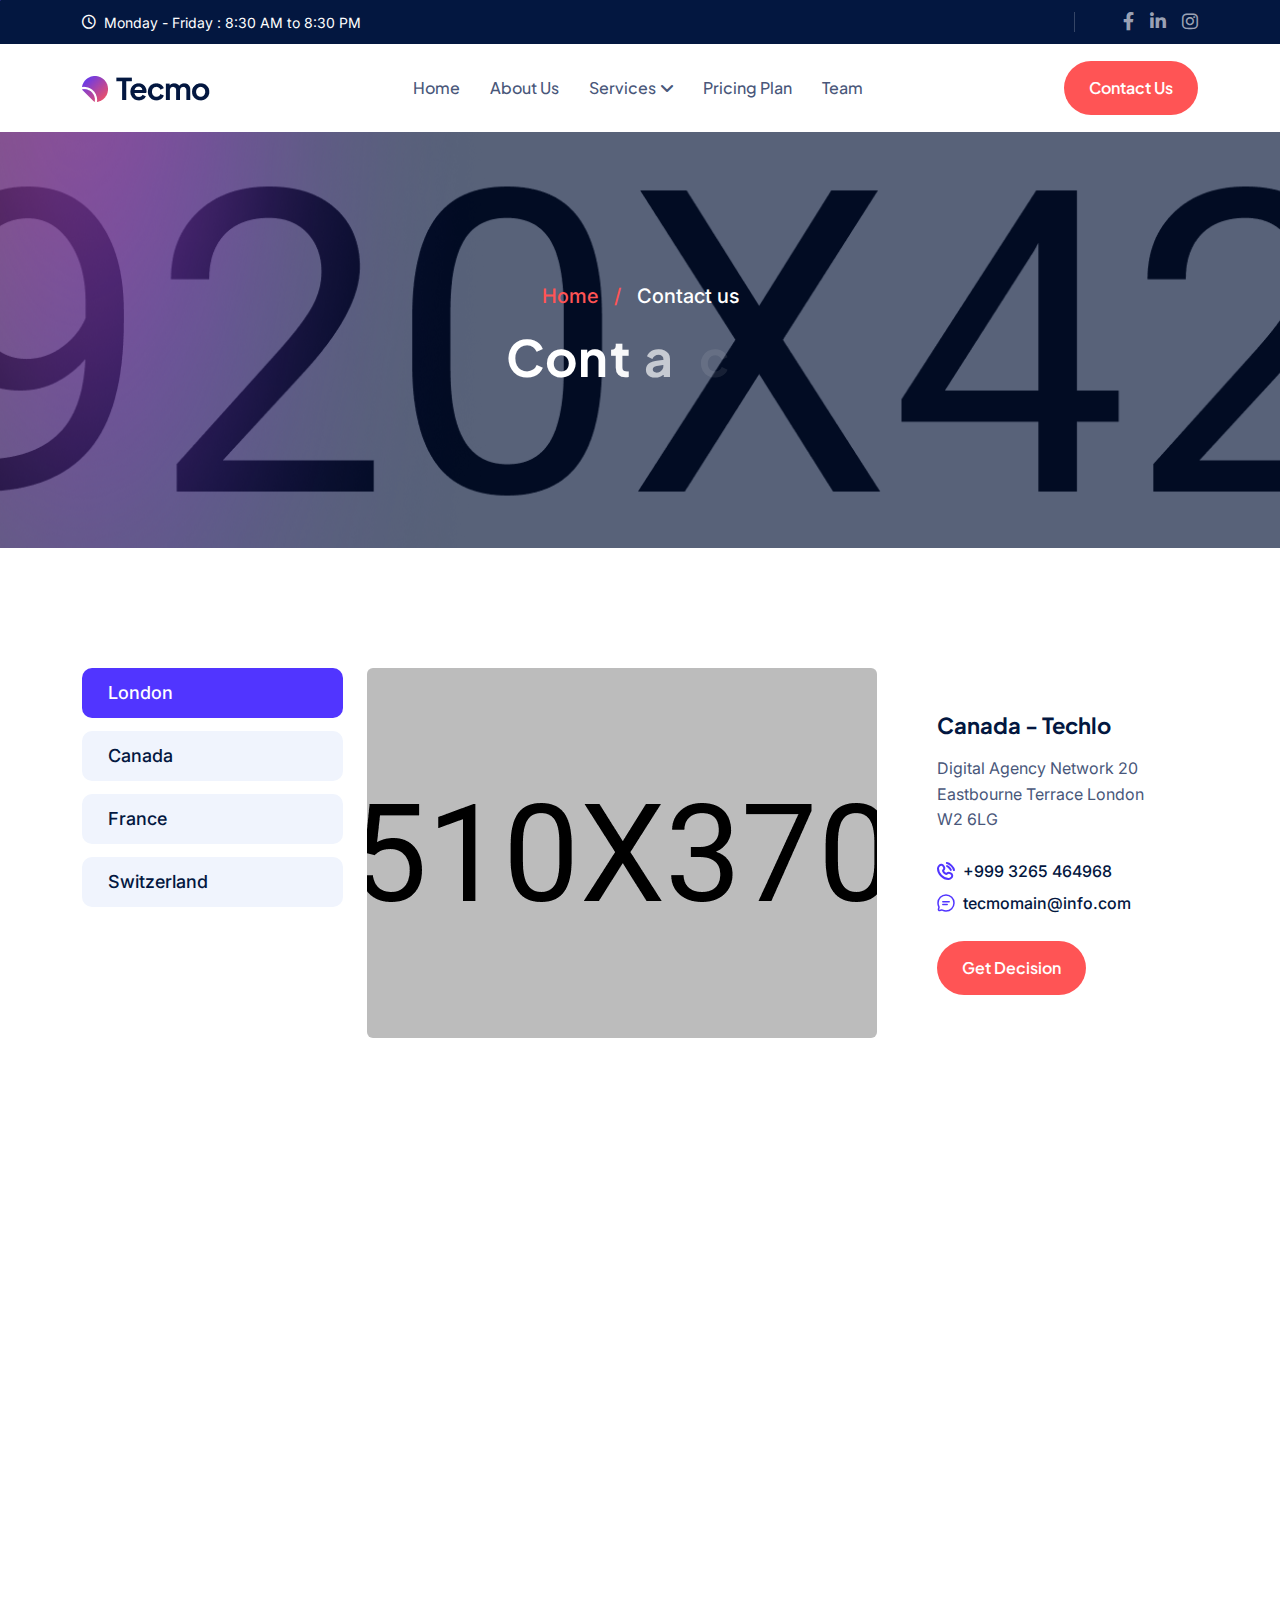
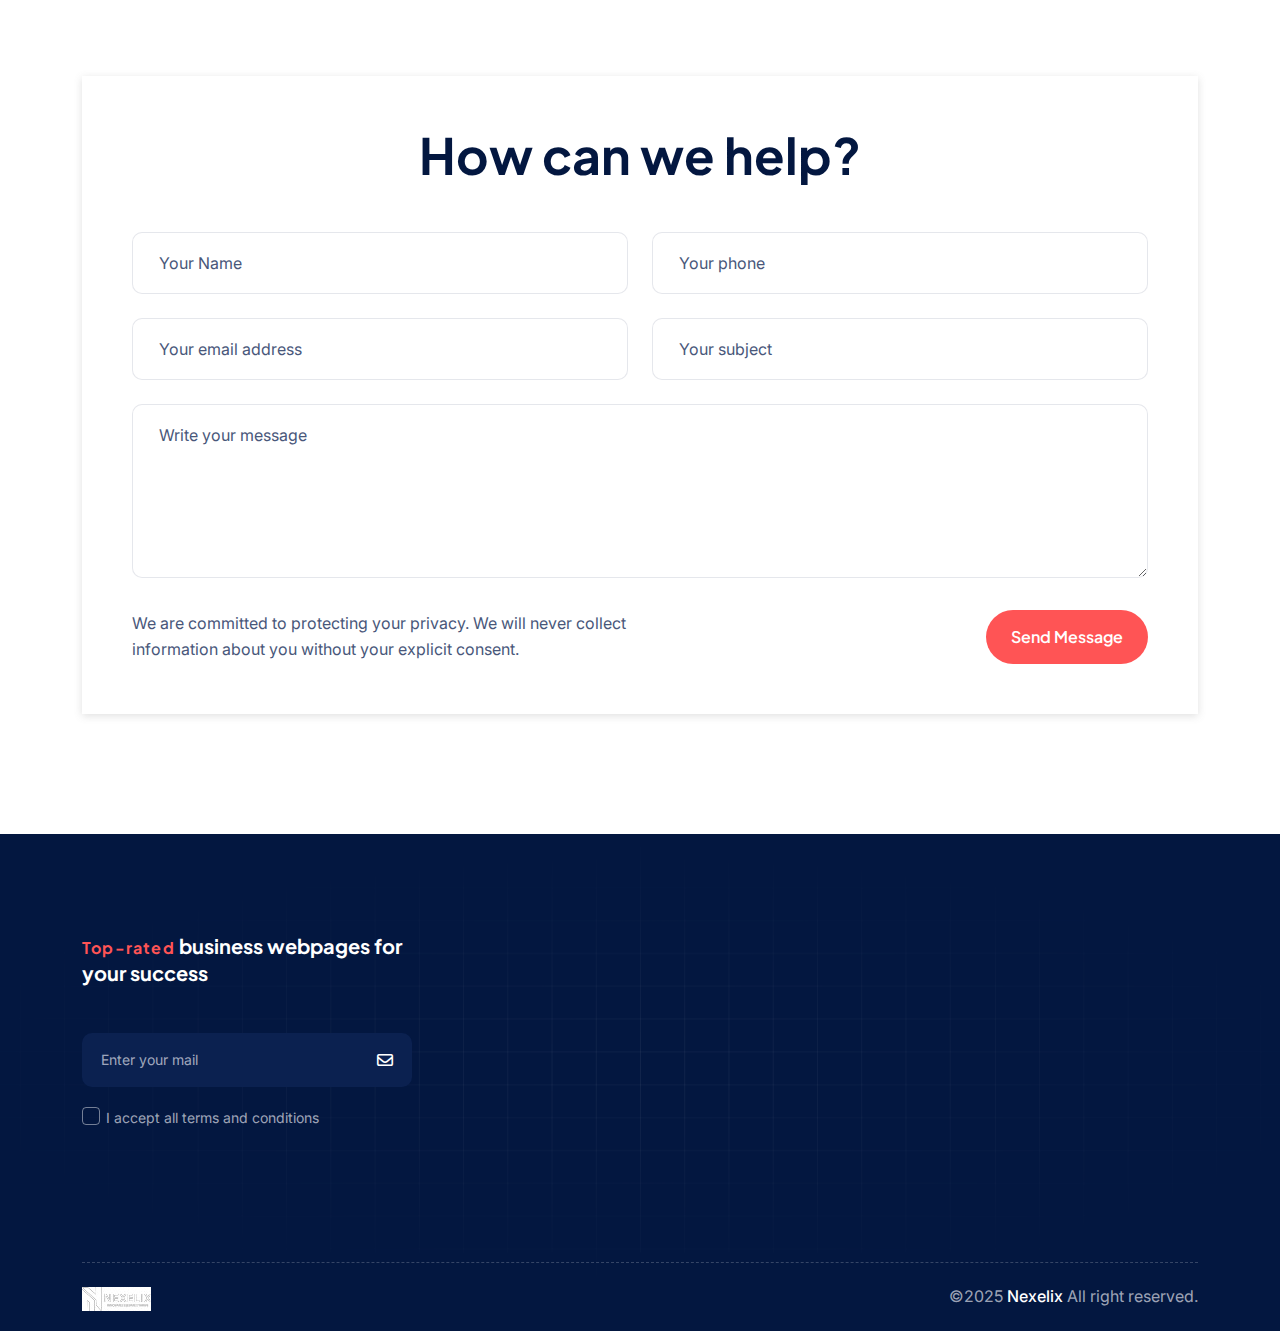
<file: nexelix/buyer-file/main-file/contact.html>
<!DOCTYPE html>
<html lang="en">
<!--<< Header Area >>-->

<head>
    <!-- ========== Meta Tags ========== -->
    <meta charset="UTF-8">
    <meta http-equiv="X-UA-Compatible" content="IE=edge">
    <meta name="viewport" content="width=device-width, initial-scale=1">
    <meta name="author" content="authorName">
    <meta name="description" content="Tecmo - IT Solution and Technology HTML Template">
    <!-- ======== Page title ============ -->
    <title>nexelix-co
        IT Solution and Technology HTML Template
    </title>
    <!--<< Favcion >>-->
    <link rel="shortcut icon" href="assets/img/logo/favs.png">
    <!--<< Bootstrap min.css >>-->
    <link rel="stylesheet" href="assets/css/bootstrap.min.css">
    <!--<< All Min Css >>-->
    <link rel="stylesheet" href="assets/css/all.min.css">
    <!--<< Animate.css >>-->
    <link rel="stylesheet" href="assets/css/animate.css">
    <!--<< Magnific Popup.css >>-->
    <link rel="stylesheet" href="assets/css/magnific-popup.css">
    <!--<< MeanMenu.css >>-->
    <link rel="stylesheet" href="assets/css/meanmenu.css">
    <!--<< Swiper Bundle.css >>-->
    <link rel="stylesheet" href="assets/css/swiper-bundle.min.css">
    <!--<< Nice Select.css >>-->
    <link rel="stylesheet" href="assets/css/nice-select.css">
    <!--<< Main.css >>-->
    <link rel="stylesheet" href="assets/css/main.css">
</head>

<body>

        <!-- Preloader Start -->
    <div id="preloader" class="preloader">
        <div class="animation-preloader">
            <div class="spinner">
            </div>
            <div class="txt-loading">
                <span data-text-preloader="N" class="letters-loading">
                    N
                </span>
                <span data-text-preloader="E" class="letters-loading">
                    E
                </span>
                <span data-text-preloader="X" class="letters-loading">
                    X
                </span>
                <span data-text-preloader="E" class="letters-loading">
                    E
                </span>
                <span data-text-preloader="L" class="letters-loading">
                    L
                </span>
                  <span data-text-preloader="I" class="letters-loading">
                    I
                </span>
                  <span data-text-preloader="X" class="letters-loading">
                    X
                </span>
            </div>
        </div>
        <div class="loader">
            <div class="row">
                <div class="col-3 loader-section section-left">
                    <div class="bg"></div>
                </div>
                <div class="col-3 loader-section section-left">
                    <div class="bg"></div>
                </div>
                <div class="col-3 loader-section section-right">
                    <div class="bg"></div>
                </div>
                <div class="col-3 loader-section section-right">
                    <div class="bg"></div>
                </div>
            </div>
        </div>
    </div>

    <!-- Start Cursor Pointer -->
    <div class="mouse-follower">
        <span class="cursor-outline"></span>
        <span class="cursor-dot"></span>
    </div>
    <!-- End Cursor Pointer -->

    <!-- Header Top Start -->
    <div class="header-top-section d-lg-block d-none bg-color3 py-2">
        <div class="container">
            <div class="sub-header-wrapper d-flex align-items-center justify-content-between">
                <a href="#" class="d-flex align-items-center gap-2 white fs-eight">
                    <i class="fa-regular fa-clock"></i> Monday - Friday : 8:30 AM to 8:30 PM
                </a>
                <div class="right-top-cont d-flex align-items-center gap-5">
                    <div class="line"></div>
                    <div class="social-custom d-flex align-items-center gap-xl-3 gap-3">
                        <a href="https://www.facebook.com/profile.php?id=61577991272333" class=" black"><i class="fab fa-facebook-f white65 fs-six"></i></a>
                        <a href="https://www.linkedin.com/company/nexelix-co/" class=" black"><i class="fa-brands fa-linkedin-in white65 fs-six"></i></a>
                        <a href="https://www.instagram.com/nexelix.co/" class=" black"><i class="fa-brands fa-instagram white65 fs-six"></i></a>
                    </div>
                </div>
            </div>
        </div>
    </div>
    <!-- Header Top End -->

    <!-- Offcanvas Area Start -->
    <div class="fix-area">
        <div class="offcanvas__info">
            <div class="offcanvas__wrapper">
                <div class="offcanvas__content">
                    <div class="offcanvas__top mb-4 d-flex justify-content-between align-items-center">
                        <div class="offcanvas__logo">
                            <a href="index.html">
                                <img src="assets/img/logo/logo.png" alt="logo-img">
                            </a>
                        </div>
                        <div class="offcanvas__close">
                            <button>
                                <i class="fas fa-times"></i>
                            </button>
                        </div>
                    </div>

                    <div class="mobile-menu fix mb-3"></div>
                    <div class="offcanvas__contact">
                        <h4 class="n900-clr">Contact Info</h4>
                        <ul class="d-grid gap-2 mb-5">
                            <!-- <li class="d-flex align-items-center">
                                <div class="offcanvas__contact-icon">
                                    <i class="fal fa-map-marker-alt"></i>
                                </div>
                                <div class="offcanvas__contact-text">
                                    <a target="_blank" href="#">3517 W. Gray St. Utica, Pennsylvania</a>
                                </div>
                            </li> -->
                            <li class="d-flex align-items-center">
                                <div class="offcanvas__contact-icon mr-15">
                                    <i class="fal fa-envelope"></i>
                                </div>
                                <div class="offcanvas__contact-text">
                                    <a href="mail:rbasit782@gmail.com"><span">rbasit782@gmail.com</span></a>
                                </div>
                            </li>
                            <li class="d-flex align-items-center">
                                <div class="offcanvas__contact-icon mr-15">
                                    <i class="fal fa-clock"></i>
                                </div>
                                <div class="offcanvas__contact-text">
                                    <a target="_blank" href="#">Monday - Friday : 8:30 AM to 8:30 PM</a>
                                </div>
                            </li>
                            <li class="d-flex align-items-center">
                                <div class="offcanvas__contact-icon mr-15">
                                    <i class="far fa-phone"></i>
                                </div>
                                <div class="offcanvas__contact-text">
                                    <a href="tel:+923118271213" class="fs-six black fw-semibold">
                                            +92-3118271213
                                        </a>
                                </div>
                            </li>
                        </ul>
                        <div class="header-button mt-4">
                            <a href="contact.html" class="theme-btn p2-bg text-center">
                                <span>
                                    Contact Us
                                    <span class="ani-arrow">
                                        <i class="fa-solid fa-arrow-right-long"></i>
                                    </span>
                                </span>
                            </a>
                        </div>
                        <div class="social-icon d-flex align-items-center">
                        <a href="https://www.facebook.com/profile.php?id=61577991272333" class=" black"><i class="fab fa-facebook-f white65 fs-six"></i></a>
                        <a href="https://www.linkedin.com/company/nexelix-co/" class=" black"><i class="fa-brands fa-linkedin-in white65 fs-six"></i></a>
                        <a href="https://www.instagram.com/nexelix.co/" class=" black"><i class="fa-brands fa-instagram white65 fs-six"></i></a>
                    </div>
                    </div>
                </div>
            </div>
        </div>
    </div>
    <div class="offcanvas__overlay"></div>

    <!-- Header Section Start -->
    <header id="header-sticky" class="header-1 w-100">
        <div class="container">
            <div class="mega-menu-wrapper">
                <div class="header-main">
                    <div class="header-left">
                        <div class="logo">
                            <a href="index.html" class="header-logo">
                                <img src="assets/img/logo/logo.png" alt="logo-img">
                            </a>
                        </div>
                    </div>
                    <div class="header-right d-flex justify-content-end align-items-center">
                        <div class="mean__menu-wrapper">
                            <div class="main-menu">
                                <nav id="mobile-menu">
                                    <ul>
                                        <li>
                                            <a href="index.html">Home</a>
                                            
                                        </li>
                                        <li>
                                            <a href="about.html">About Us</a>
                                        </li>
                                        <li>
                                            <a href="services.html">
                                                Services
                                                <i class="fas fa-angle-down"></i>
                                            </a>
                                            <ul class="submenu">
                                                <li><a href="services.html">Service</a></li>
                                                <li><a href="services-details.html">Service Details</a></li>
                                            </ul>
                                        </li>

                                        <li>
                                            <a href="pricing-plan.html">Pricing Plan</a>
                                        </li>
                                        <!-- <li class="has-dropdown">
                                            <a href="#0">
                                                Pages
                                                <i class="fas fa-angle-down"></i>
                                            </a>
                                            <ul class="submenu">
                                                <li><a href="team.html">Team</a></li>
                                                <li><a href="testimonials.html">Testimonial</a></li>
                                            </ul>
                                        </li> -->
                                        <li>
                                            <a href="team.html">
                                                Team
                                            </a>
                                        </li>
                                        <!-- <li>
                                            <a href="portfolio.html">
                                                Portfolio
                                            </a>
                                        </li> -->

                                    </ul>
                                </nav>
                            </div>
                        </div>
                        <div class="header__hamburger d-xl-none d-block my-auto">
                            <div class="sidebar__toggle">
                                <img src="assets/img/icon/menu.png" alt="icon">
                            </div>
                        </div>

                    </div>
                    <div class="header-hamburger-inner d-xl-flex gap-xxl-4 gap-xl-3 align-items-center d-none">
                        <a href="contact.html"
                            class="common-btn box-style cmn-style1 d-inline-flex justify-content-center align-items-center gap-xxl-2 gap-2 fs18 fw-semibold white overflow-hidden rounded-5 p3-bg">
                            Contact Us
                        </a>
                        <div class="header__hamburger my-auto d-xl-none d-block">
                            <div class="sidebar__toggle">
                                <img src="assets/img/icon/menu.png" alt="icon">
                            </div>
                        </div>
                    </div>
                </div>
            </div>
        </div>
    </header>

    <!-- Banner Section Start -->
    <section class="breadcrumb-section position-relative fix">
        <div class="container">
            <div class="bread-content text-center">
                <ul class="d-flex align-items-center gap-3 justify-content-center">
                    <li>
                        <a href="index.html" class="p3-clr">Home</a>
                    </li>
                    <li class="p3-clr">/</li>
                    <li class="white">Contact us</li>
                </ul>
                <h1 class="white visible-from-right">Contact us</h1>
            </div>
        </div>
        <!-- bread Element -->
        <img src="assets/img/element/bread-ele.png" alt="img" class="bread-ele">
    </section>
    <!-- Banner Section Start -->

    <!-- Contact Info Section Start -->
    <section class="contact-info-section fix space-top">
        <div class="container">
            <div class="row g-4 justify-content-between">
                <div class="col-xxl-2 col-lg-3">
                    <ul class="nav contact-info-tabs border-0 nav-tabs" id="myTab" role="tablist">
                        <li class="nav-item" role="presentation">
                            <button class="nav-link active" id="home-tab" data-bs-toggle="tab" data-bs-target="#home"
                                type="button" role="tab" aria-controls="home" aria-selected="true">
                                London
                            </button>
                        </li>
                        <li class="nav-item" role="presentation">
                            <button class="nav-link" id="profile-tab" data-bs-toggle="tab" data-bs-target="#profile"
                                type="button" role="tab" aria-controls="profile" aria-selected="false">
                                Canada
                            </button>
                        </li>
                        <li class="nav-item" role="presentation">
                            <button class="nav-link" id="contact-tab" data-bs-toggle="tab" data-bs-target="#contact"
                                type="button" role="tab" aria-controls="contact" aria-selected="false">
                                France
                            </button>
                        </li>
                        <li class="nav-item" role="presentation">
                            <button class="nav-link" id="contact-tab2" data-bs-toggle="tab" data-bs-target="#contact2"
                                type="button" role="tab" aria-controls="contact2" aria-selected="false">
                                Switzerland
                            </button>
                        </li>
                    </ul>
                </div>
                <div class="col-lg-9">
                    <div class="tab-content" id="myTabContent">
                        <div class="tab-pane fade show active" id="home" role="tabpanel" aria-labelledby="home-tab">
                            <div class="contact-info-content">
                                <div class="thumb rounded-2">
                                    <img src="assets/img/contact/contact-thumb.png" alt="img" class="rounded-2">
                                </div>
                                <div class="content">
                                    <div class="mb-xxl-4 mb-4 pb-xxl-2">
                                        <h4 class="black mb-xl-3 mb-2">
                                            Canada - Techlo
                                        </h4>
                                        <p class="pra">
                                            Digital Agency Network 20 Eastbourne
                                            Terrace London W2 6LG
                                        </p>
                                    </div>
                                    <div class="d-grid gap-1 mb-xxl-4 mb-4 pb-xxl-2">
                                        <a href="#" class="d-inline-flex align-items-center gap-2 black fw_500">
                                            <svg width="18" height="18" viewBox="0 0 18 18" fill="none"
                                                xmlns="http://www.w3.org/2000/svg">
                                                <path
                                                    d="M9.88672 1C9.88672 1 11.8421 1.17776 14.3307 3.6664C16.8194 6.15504 16.9971 8.11039 16.9971 8.11039"
                                                    stroke="#5135FF" stroke-width="2" stroke-linecap="round" />
                                                <path
                                                    d="M10.0703 4.14233C10.0703 4.14233 10.9502 4.39372 12.27 5.71352C13.5898 7.03332 13.8412 7.91319 13.8412 7.91319"
                                                    stroke="#5135FF" stroke-width="2" stroke-linecap="round" />
                                                <path
                                                    d="M6.3662 3.94886L6.94305 4.98247C7.46362 5.91525 7.25464 7.1389 6.43475 7.95879C6.43475 7.9588 6.43475 7.9588 6.43475 7.9588C6.43463 7.95891 5.44034 8.95342 7.24338 10.7565C9.04576 12.5588 10.0402 11.5659 10.041 11.5651C10.0411 11.5651 10.0411 11.5651 10.0411 11.5651C10.861 10.7452 12.0846 10.5362 13.0174 11.0568L14.051 11.6336C15.4595 12.4197 15.6258 14.395 14.3878 15.633C13.6438 16.377 12.7325 16.9558 11.7251 16.994C10.0291 17.0583 7.14896 16.6291 4.25985 13.74C1.37074 10.8509 0.94153 7.97073 1.00582 6.27478C1.04402 5.26733 1.62287 4.35599 2.3668 3.61206C3.60485 2.37401 5.58014 2.54035 6.3662 3.94886Z"
                                                    stroke="#5135FF" stroke-width="2" stroke-linecap="round" />
                                            </svg>
                                            +999 3265 464968
                                        </a>
                                        <a href="#" class="d-inline-flex align-items-center gap-2 black fw_500">
                                            <svg width="18" height="18" viewBox="0 0 18 18" fill="none"
                                                xmlns="http://www.w3.org/2000/svg">
                                                <path
                                                    d="M9 17C13.4183 17 17 13.4183 17 9C17 4.58172 13.4183 1 9 1C4.58172 1 1 4.58172 1 9C1 10.2797 1.30049 11.4893 1.83477 12.562C1.97675 12.847 2.02401 13.1729 1.94169 13.4805L1.46521 15.2613C1.25836 16.0344 1.96561 16.7416 2.73868 16.5348L4.51951 16.0583C4.82715 15.976 5.15297 16.0233 5.43802 16.1652C6.51069 16.6995 7.72025 17 9 17Z"
                                                    stroke="#5135FF" stroke-width="1.5" />
                                                <path d="M5.80078 7.80054H12.2008" stroke="#5135FF" stroke-width="1.5"
                                                    stroke-linecap="round" />
                                                <path d="M5.80078 10.6006H10.2008" stroke="#5135FF" stroke-width="1.5"
                                                    stroke-linecap="round" />
                                            </svg>
                                            tecmomain@info.com
                                        </a>
                                    </div>
                                    <a href="contact.html"
                                        class="common-btn box-style cmn-style1 d-inline-flex justify-content-center align-items-center gap-xxl-2 gap-2 fs18 fw-semibold white overflow-hidden rounded-5 p3-bg">
                                        Get Decision
                                    </a>
                                </div>
                            </div>
                        </div>
                        <div class="tab-pane fade" id="profile" role="tabpanel" aria-labelledby="profile-tab">
                            <div class="contact-info-content">
                                <div class="thumb rounded-2">
                                    <img src="assets/img/contact/contact-thumb.png" alt="img" class="rounded-2">
                                </div>
                                <div class="content">
                                    <div class="mb-xxl-4 mb-4 pb-xxl-2">
                                        <h4 class="black mb-xl-3 mb-2">
                                            Canada - Techlo
                                        </h4>
                                        <p class="pra">
                                            Digital Agency Network 20 Eastbourne
                                            Terrace London W2 6LG
                                        </p>
                                    </div>
                                    <div class="d-grid gap-1 mb-xxl-4 mb-4 pb-xxl-2">
                                        <a href="#" class="d-inline-flex align-items-center gap-2 black fw_500">
                                            <svg width="18" height="18" viewBox="0 0 18 18" fill="none"
                                                xmlns="http://www.w3.org/2000/svg">
                                                <path
                                                    d="M9.88672 1C9.88672 1 11.8421 1.17776 14.3307 3.6664C16.8194 6.15504 16.9971 8.11039 16.9971 8.11039"
                                                    stroke="#5135FF" stroke-width="2" stroke-linecap="round" />
                                                <path
                                                    d="M10.0703 4.14233C10.0703 4.14233 10.9502 4.39372 12.27 5.71352C13.5898 7.03332 13.8412 7.91319 13.8412 7.91319"
                                                    stroke="#5135FF" stroke-width="2" stroke-linecap="round" />
                                                <path
                                                    d="M6.3662 3.94886L6.94305 4.98247C7.46362 5.91525 7.25464 7.1389 6.43475 7.95879C6.43475 7.9588 6.43475 7.9588 6.43475 7.9588C6.43463 7.95891 5.44034 8.95342 7.24338 10.7565C9.04576 12.5588 10.0402 11.5659 10.041 11.5651C10.0411 11.5651 10.0411 11.5651 10.0411 11.5651C10.861 10.7452 12.0846 10.5362 13.0174 11.0568L14.051 11.6336C15.4595 12.4197 15.6258 14.395 14.3878 15.633C13.6438 16.377 12.7325 16.9558 11.7251 16.994C10.0291 17.0583 7.14896 16.6291 4.25985 13.74C1.37074 10.8509 0.94153 7.97073 1.00582 6.27478C1.04402 5.26733 1.62287 4.35599 2.3668 3.61206C3.60485 2.37401 5.58014 2.54035 6.3662 3.94886Z"
                                                    stroke="#5135FF" stroke-width="2" stroke-linecap="round" />
                                            </svg>
                                            +999 3265 464968
                                        </a>
                                        <a href="#" class="d-inline-flex align-items-center gap-2 black fw_500">
                                            <svg width="18" height="18" viewBox="0 0 18 18" fill="none"
                                                xmlns="http://www.w3.org/2000/svg">
                                                <path
                                                    d="M9 17C13.4183 17 17 13.4183 17 9C17 4.58172 13.4183 1 9 1C4.58172 1 1 4.58172 1 9C1 10.2797 1.30049 11.4893 1.83477 12.562C1.97675 12.847 2.02401 13.1729 1.94169 13.4805L1.46521 15.2613C1.25836 16.0344 1.96561 16.7416 2.73868 16.5348L4.51951 16.0583C4.82715 15.976 5.15297 16.0233 5.43802 16.1652C6.51069 16.6995 7.72025 17 9 17Z"
                                                    stroke="#5135FF" stroke-width="1.5" />
                                                <path d="M5.80078 7.80054H12.2008" stroke="#5135FF" stroke-width="1.5"
                                                    stroke-linecap="round" />
                                                <path d="M5.80078 10.6006H10.2008" stroke="#5135FF" stroke-width="1.5"
                                                    stroke-linecap="round" />
                                            </svg>
                                            tecmomain@info.com
                                        </a>
                                    </div>
                                    <a href="contact.html"
                                        class="common-btn box-style cmn-style1 d-inline-flex justify-content-center align-items-center gap-xxl-2 gap-2 fs18 fw-semibold white overflow-hidden rounded-5 p3-bg">
                                        Get Decision
                                    </a>
                                </div>
                            </div>
                        </div>
                        <div class="tab-pane fade" id="contact" role="tabpanel" aria-labelledby="contact-tab">
                            <div class="contact-info-content">
                                <div class="thumb rounded-2">
                                    <img src="assets/img/contact/contact-thumb.png" alt="img" class="rounded-2">
                                </div>
                                <div class="content">
                                    <div class="mb-xxl-4 mb-4 pb-xxl-2">
                                        <h4 class="black mb-xl-3 mb-2">
                                            Canada - Techlo
                                        </h4>
                                        <p class="pra">
                                            Digital Agency Network 20 Eastbourne
                                            Terrace London W2 6LG
                                        </p>
                                    </div>
                                    <div class="d-grid gap-1 mb-xxl-4 mb-4 pb-xxl-2">
                                        <a href="#" class="d-inline-flex align-items-center gap-2 black fw_500">
                                            <svg width="18" height="18" viewBox="0 0 18 18" fill="none"
                                                xmlns="http://www.w3.org/2000/svg">
                                                <path
                                                    d="M9.88672 1C9.88672 1 11.8421 1.17776 14.3307 3.6664C16.8194 6.15504 16.9971 8.11039 16.9971 8.11039"
                                                    stroke="#5135FF" stroke-width="2" stroke-linecap="round" />
                                                <path
                                                    d="M10.0703 4.14233C10.0703 4.14233 10.9502 4.39372 12.27 5.71352C13.5898 7.03332 13.8412 7.91319 13.8412 7.91319"
                                                    stroke="#5135FF" stroke-width="2" stroke-linecap="round" />
                                                <path
                                                    d="M6.3662 3.94886L6.94305 4.98247C7.46362 5.91525 7.25464 7.1389 6.43475 7.95879C6.43475 7.9588 6.43475 7.9588 6.43475 7.9588C6.43463 7.95891 5.44034 8.95342 7.24338 10.7565C9.04576 12.5588 10.0402 11.5659 10.041 11.5651C10.0411 11.5651 10.0411 11.5651 10.0411 11.5651C10.861 10.7452 12.0846 10.5362 13.0174 11.0568L14.051 11.6336C15.4595 12.4197 15.6258 14.395 14.3878 15.633C13.6438 16.377 12.7325 16.9558 11.7251 16.994C10.0291 17.0583 7.14896 16.6291 4.25985 13.74C1.37074 10.8509 0.94153 7.97073 1.00582 6.27478C1.04402 5.26733 1.62287 4.35599 2.3668 3.61206C3.60485 2.37401 5.58014 2.54035 6.3662 3.94886Z"
                                                    stroke="#5135FF" stroke-width="2" stroke-linecap="round" />
                                            </svg>
                                            +999 3265 464968
                                        </a>
                                        <a href="#" class="d-inline-flex align-items-center gap-2 black fw_500">
                                            <svg width="18" height="18" viewBox="0 0 18 18" fill="none"
                                                xmlns="http://www.w3.org/2000/svg">
                                                <path
                                                    d="M9 17C13.4183 17 17 13.4183 17 9C17 4.58172 13.4183 1 9 1C4.58172 1 1 4.58172 1 9C1 10.2797 1.30049 11.4893 1.83477 12.562C1.97675 12.847 2.02401 13.1729 1.94169 13.4805L1.46521 15.2613C1.25836 16.0344 1.96561 16.7416 2.73868 16.5348L4.51951 16.0583C4.82715 15.976 5.15297 16.0233 5.43802 16.1652C6.51069 16.6995 7.72025 17 9 17Z"
                                                    stroke="#5135FF" stroke-width="1.5" />
                                                <path d="M5.80078 7.80054H12.2008" stroke="#5135FF" stroke-width="1.5"
                                                    stroke-linecap="round" />
                                                <path d="M5.80078 10.6006H10.2008" stroke="#5135FF" stroke-width="1.5"
                                                    stroke-linecap="round" />
                                            </svg>
                                            tecmomain@info.com
                                        </a>
                                    </div>
                                    <a href="contact.html"
                                        class="common-btn box-style cmn-style1 d-inline-flex justify-content-center align-items-center gap-xxl-2 gap-2 fs18 fw-semibold white overflow-hidden rounded-5 p3-bg">
                                        Get Decision
                                    </a>
                                </div>
                            </div>
                        </div>
                        <div class="tab-pane fade" id="contact2" role="tabpanel" aria-labelledby="contact-tab2">
                            <div class="contact-info-content">
                                <div class="thumb rounded-2">
                                    <img src="assets/img/contact/contact-thumb.png" alt="img" class="rounded-2">
                                </div>
                                <div class="content">
                                    <div class="mb-xxl-4 mb-4 pb-xxl-2">
                                        <h4 class="black mb-xl-3 mb-2">
                                            Canada - Techlo
                                        </h4>
                                        <p class="pra">
                                            Digital Agency Network 20 Eastbourne
                                            Terrace London W2 6LG
                                        </p>
                                    </div>
                                    <div class="d-grid gap-1 mb-xxl-4 mb-4 pb-xxl-2">
                                        <a href="#" class="d-inline-flex align-items-center gap-2 black fw_500">
                                            <svg width="18" height="18" viewBox="0 0 18 18" fill="none"
                                                xmlns="http://www.w3.org/2000/svg">
                                                <path
                                                    d="M9.88672 1C9.88672 1 11.8421 1.17776 14.3307 3.6664C16.8194 6.15504 16.9971 8.11039 16.9971 8.11039"
                                                    stroke="#5135FF" stroke-width="2" stroke-linecap="round" />
                                                <path
                                                    d="M10.0703 4.14233C10.0703 4.14233 10.9502 4.39372 12.27 5.71352C13.5898 7.03332 13.8412 7.91319 13.8412 7.91319"
                                                    stroke="#5135FF" stroke-width="2" stroke-linecap="round" />
                                                <path
                                                    d="M6.3662 3.94886L6.94305 4.98247C7.46362 5.91525 7.25464 7.1389 6.43475 7.95879C6.43475 7.9588 6.43475 7.9588 6.43475 7.9588C6.43463 7.95891 5.44034 8.95342 7.24338 10.7565C9.04576 12.5588 10.0402 11.5659 10.041 11.5651C10.0411 11.5651 10.0411 11.5651 10.0411 11.5651C10.861 10.7452 12.0846 10.5362 13.0174 11.0568L14.051 11.6336C15.4595 12.4197 15.6258 14.395 14.3878 15.633C13.6438 16.377 12.7325 16.9558 11.7251 16.994C10.0291 17.0583 7.14896 16.6291 4.25985 13.74C1.37074 10.8509 0.94153 7.97073 1.00582 6.27478C1.04402 5.26733 1.62287 4.35599 2.3668 3.61206C3.60485 2.37401 5.58014 2.54035 6.3662 3.94886Z"
                                                    stroke="#5135FF" stroke-width="2" stroke-linecap="round" />
                                            </svg>
                                            +999 3265 464968
                                        </a>
                                        <a href="#" class="d-inline-flex align-items-center gap-2 black fw_500">
                                            <svg width="18" height="18" viewBox="0 0 18 18" fill="none"
                                                xmlns="http://www.w3.org/2000/svg">
                                                <path
                                                    d="M9 17C13.4183 17 17 13.4183 17 9C17 4.58172 13.4183 1 9 1C4.58172 1 1 4.58172 1 9C1 10.2797 1.30049 11.4893 1.83477 12.562C1.97675 12.847 2.02401 13.1729 1.94169 13.4805L1.46521 15.2613C1.25836 16.0344 1.96561 16.7416 2.73868 16.5348L4.51951 16.0583C4.82715 15.976 5.15297 16.0233 5.43802 16.1652C6.51069 16.6995 7.72025 17 9 17Z"
                                                    stroke="#5135FF" stroke-width="1.5" />
                                                <path d="M5.80078 7.80054H12.2008" stroke="#5135FF" stroke-width="1.5"
                                                    stroke-linecap="round" />
                                                <path d="M5.80078 10.6006H10.2008" stroke="#5135FF" stroke-width="1.5"
                                                    stroke-linecap="round" />
                                            </svg>
                                            tecmomain@info.com
                                        </a>
                                    </div>
                                    <a href="contact.html"
                                        class="common-btn box-style cmn-style1 d-inline-flex justify-content-center align-items-center gap-xxl-2 gap-2 fs18 fw-semibold white overflow-hidden rounded-5 p3-bg">
                                        Get Decision
                                    </a>
                                </div>
                            </div>
                        </div>
                    </div>
                </div>
            </div>
        </div>
    </section>

    <!-- Team Section Start -->
    <section class="map-section fix section-padding">
        <div class="map-area">
            <iframe
                src="https://www.google.com/maps/embed?pb=!1m18!1m12!1m3!1d52808140.21705447!2d-161.46429918210544!3d36.11412792251988!2m3!1f0!2f0!3f0!3m2!1i1024!2i768!4f13.1!3m3!1m2!1s0x54eab584e432360b%3A0x1c3bb99243deb742!2sUnited%20States!5e0!3m2!1sen!2sbd!4v1740418796595!5m2!1sen!2sbd"
                style="border:0;" allowfullscreen="" loading="lazy"
                referrerpolicy="no-referrer-when-downgrade"></iframe>
        </div>
        <div class="container">
            <div class="contact-help-box">
                <h2 class="black text-center mb-lg-5 mb-4">
                    How can we help?
                </h2>
                <div class="row g-4">
                    <div class="col-lg-6 contact-from-grp">
                        <input type="text" placeholder="Your Name">
                    </div>
                    <div class="col-lg-6 contact-from-grp">
                        <input type="text" placeholder="Your phone">
                    </div>
                    <div class="col-lg-6 contact-from-grp">
                        <input type="email" placeholder="Your email address">
                    </div>
                    <div class="col-lg-6 contact-from-grp">
                        <input type="text" placeholder="Your subject">
                    </div>
                    <div class="col-lg-12 contact-from-grp">
                        <textarea name="message" rows="5" placeholder="Write your message"></textarea>
                    </div>
                    <div class="col-lg-12">
                        <div
                            class="d-flex flex-lg-nowrap flex-wrap justify-content-lg-between justify-content-center align-items-center gap-3">
                            <p class="pra pragraph">
                                We are committed to protecting your privacy. We will never collect
                                information about you without your explicit consent.
                            </p>
                            <a href="index.html"
                                class="common-btn box-style cmn-style1 d-inline-flex justify-content-center align-items-center gap-xxl-2 gap-2 fs18 fw-semibold white overflow-hidden rounded-5 p3-bg">
                                Send Message
                            </a>
                        </div>
                    </div>
                </div>
            </div>
        </div>
    </section>


 <!--<< Footer Section Start >>-->
<footer class="footer-section style blackbg fix">
        <div class="container">
            <div class="footer-widgets-wrapper">
                <div class="row g-lg-4 g-4 justify-content-between">
                    <div class="col-lg-4 col-md-6 col-sm-6">
                        <div class="top-rated-pragraph">
                            <h5 class="white mb-lg-5 mb-4">
                                <span class="p3-clr">Top-rated</span>
                                business webpages for your success
                            </h5>
                            <form action="#" class="form-style1 d-flex align-items-center justify-content-between">
                                <input type="text" placeholder="Enter your mail">
                                <button type="button"><i class="fa-regular fa-envelope"></i></button>
                            </form>
                            <div class="form-check cmn-checkbox mt-3">
                                <input class="form-check-input" type="checkbox" value="" id="mycheck">
                                <label class="form-check-label fs-eight white65" for="mycheck">
                                    I accept all terms and conditions
                                </label>
                            </div>
                        </div>
                    </div>
                    <div class="col-lg-2 col-md-6 col-sm-6">
                        <div class="single-footer-widget wow fadeInUp" data-wow-delay="0.5s">
                            <div class="boxes">
                                <div class="widget-head">
                                    <h3>Navigation</h3>
                                </div>
                                <ul class="list-area">
                                    <li>
                                        <a href="about.html">
                                            About us
                                        </a>
                                    </li>
                                    <li>
                                        <a href="team.html">
                                            Meet our team
                                        </a>
                                    </li>
                                    <li>
                                        <a href="portfolio.html">
                                            Portfolio
                                        </a>
                                    </li>
                                    <li>
                                        <a href="contact.html">
                                            Contacts
                                        </a>
                                    </li>
                                </ul>
                            </div>
                        </div>
                    </div>
                    <div class="col-lg-3 col-md-6 col-sm-6">
                        <div class="single-footer-widget d-flex justify-content-lg-center wow fadeInUp"
                            data-wow-delay="0.5s">
                            <div class="boxes">
                                <div class="widget-head">
                                    <h3>Others page</h3>
                                </div>
                                <ul class="list-area">
                                    <li>
                                        <a href="contact.html">
                                            Client support
                                        </a>
                                    </li>
                                    <li>
                                        <a href="contact.html">
                                            Help center
                                        </a>
                                    </li>
                                    <li>
                                        <a href="contact.html">
                                            Feedback
                                        </a>
                                    </li>
                                    <li>
                                        <a href="contact.html">
                                            Terms & condition
                                        </a>
                                    </li>
                                </ul>
                            </div>
                        </div>
                    </div>
                    <div class="col-lg-3 col-md-6 col-sm-6">
                        <div class="single-footer-widget d-flex justify-content-lg-center wow fadeInUp"
                            data-wow-delay="0.5s">
                            <div class="boxes">
                                <div class="widget-head">
                                    <h3>Need Help?</h3>
                                </div>
                                <div class="list-info d-grid gap-3 mb-4">
                                    <div class="list-info-item">
                                        <span class="fs-eight white65 d-block">Call Us Directly</span>
                                        <a href="#0" class="white fw-semibold">+(1) 224 676 7430</a>
                                    </div>
                                    <div class="list-info-item">
                                        <span class="fs-eight white65 d-block">Need Support?</span>
                                        <a href="#0" class="white fw-semibold">Tecmo@gmail.com</a>
                                    </div>
                                </div>
                                <div class="social-custom d-flex align-items-center gap-xl-4 gap-3">
                                    <a href="#" class=" black"><i class="fab fa-facebook-f white65 fs-six"></i></a>
                                    <a href="#" class=" black"><i class="fa-brands fa-x white65 fs-six"></i></a>
                                    <a href="#" class=" black"><i class="fab fa-linkedin-in white65 fs-six"></i></a>
                                </div>
                            </div>
                        </div>
                    </div>
                </div>
            </div>
        </div>
        <div class="footer-bottom">
            <div class="container">
                <div
                    class="footer-wrapper d-flex flex-md-nowrap flex-wrap gap-3 align-items-center justify-content-md-between justify-content-center text-md-start text-center">
                    <a href="index.html" class="footer-logo">
                        <img src="assets/img/logo/logo-white.png" alt="img">
                    </a>
                    <p class="white65">
                        &copy;2025 <a href="index.html" class="white fw_500">Nexelix</a> All right reserved.
                    </p>
                </div>
            </div>
        </div>
    </footer>


    <!-- Search Area Start -->
    <div class="search-wrap">
        <div class="search-inner">
            <i class="fas fa-times search-close" id="search-close"></i>
            <div class="search-cell">
                <form method="get">
                    <div class="search-field-holder">
                        <input type="search" class="main-search-input" placeholder="Search...">
                    </div>
                </form>
            </div>
        </div>
    </div>
    <!--<< All JS Plugins >>-->
    <script src="assets/js/jquery-3.7.1.min.js"></script>
    <!--<< Viewport Js >>-->
    <script src="assets/js/viewport.jquery.js"></script>
    <!--<< Bootstrap Js >>-->
    <script src="assets/js/bootstrap.bundle.min.js"></script>
    <!--<< Nice Select Js >>-->
    <script src="assets/js/jquery.nice-select.min.js"></script>
    <!--<< Waypoints Js >>-->
    <script src="assets/js/jquery.waypoints.js"></script>
    <!--<< Counterup Js >>-->
    <script src="assets/js/jquery.counterup.min.js"></script>
    <!--<< Swiper Slider Js >>-->
    <script src="assets/js/swiper-bundle.min.js"></script>
    <!--<< MeanMenu Js >>-->
    <script src="assets/js/jquery.meanmenu.min.js"></script>
    <!--<< Magnific Popup Js >>-->
    <script src="assets/js/jquery.magnific-popup.min.js"></script>
    <!--<< Wow Animation Js >>-->
    <script src="assets/js/wow.min.js"></script>
    <!--<< Gsap Js >>-->
    <script src="assets/js/gsap.min.js"></script>
    <!--<< Lenis Js >>-->
    <script src="assets/js/lenis.min.js"></script>
    <!--<< ScrollSmoother Js >>-->
    <script src="assets/js/scrollSmoother.js"></script>
    <!--<< ScrollTrigger Js >>-->
    <script src="assets/js/ScrollTrigger.min.js"></script>
    <!--<< Spalit Text Js >>-->
    <script src="assets/js/spilitext-gsap.js"></script>
    <!--<< Valina Tilt Js >>-->
    <script src="assets/js/vanilla-tilt.min.js"></script>
    <!--<< Main.js >>-->
    <script src="assets/js/main.js"></script>
</body>

</html>
</file>
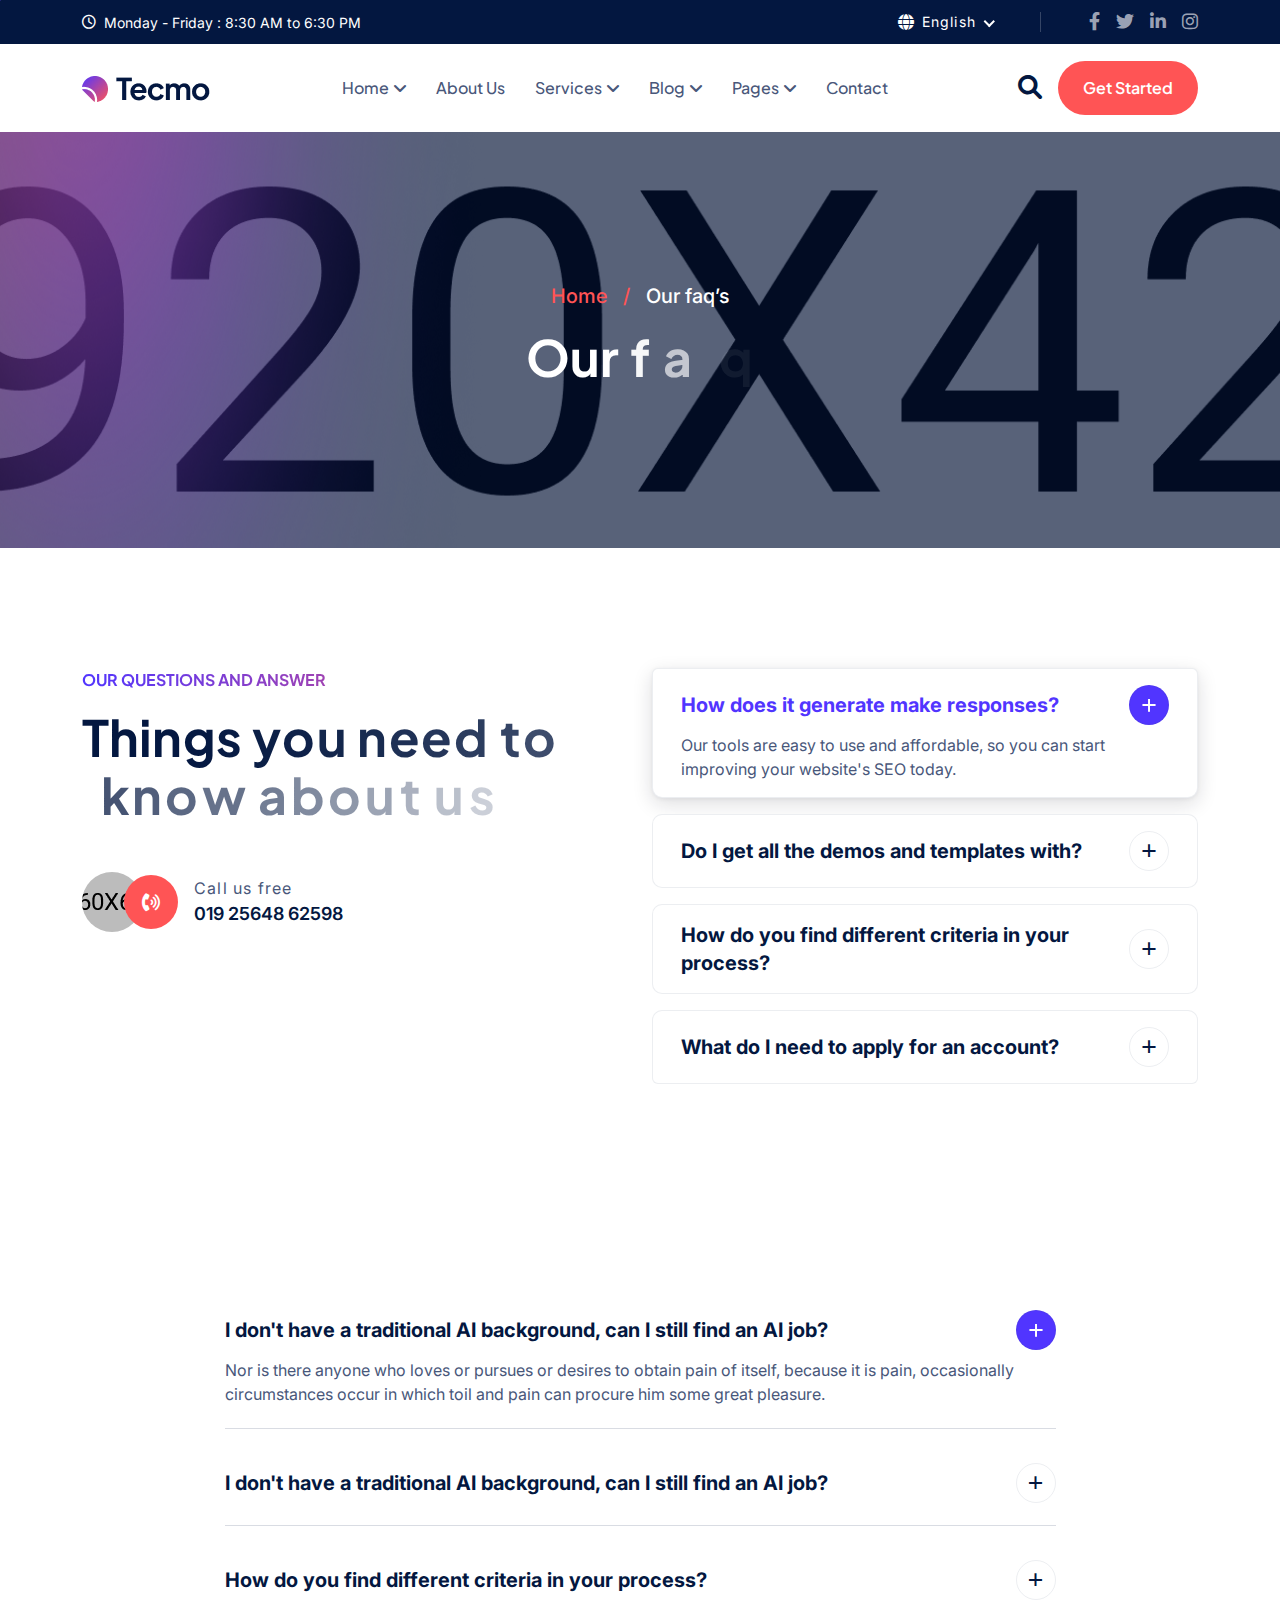
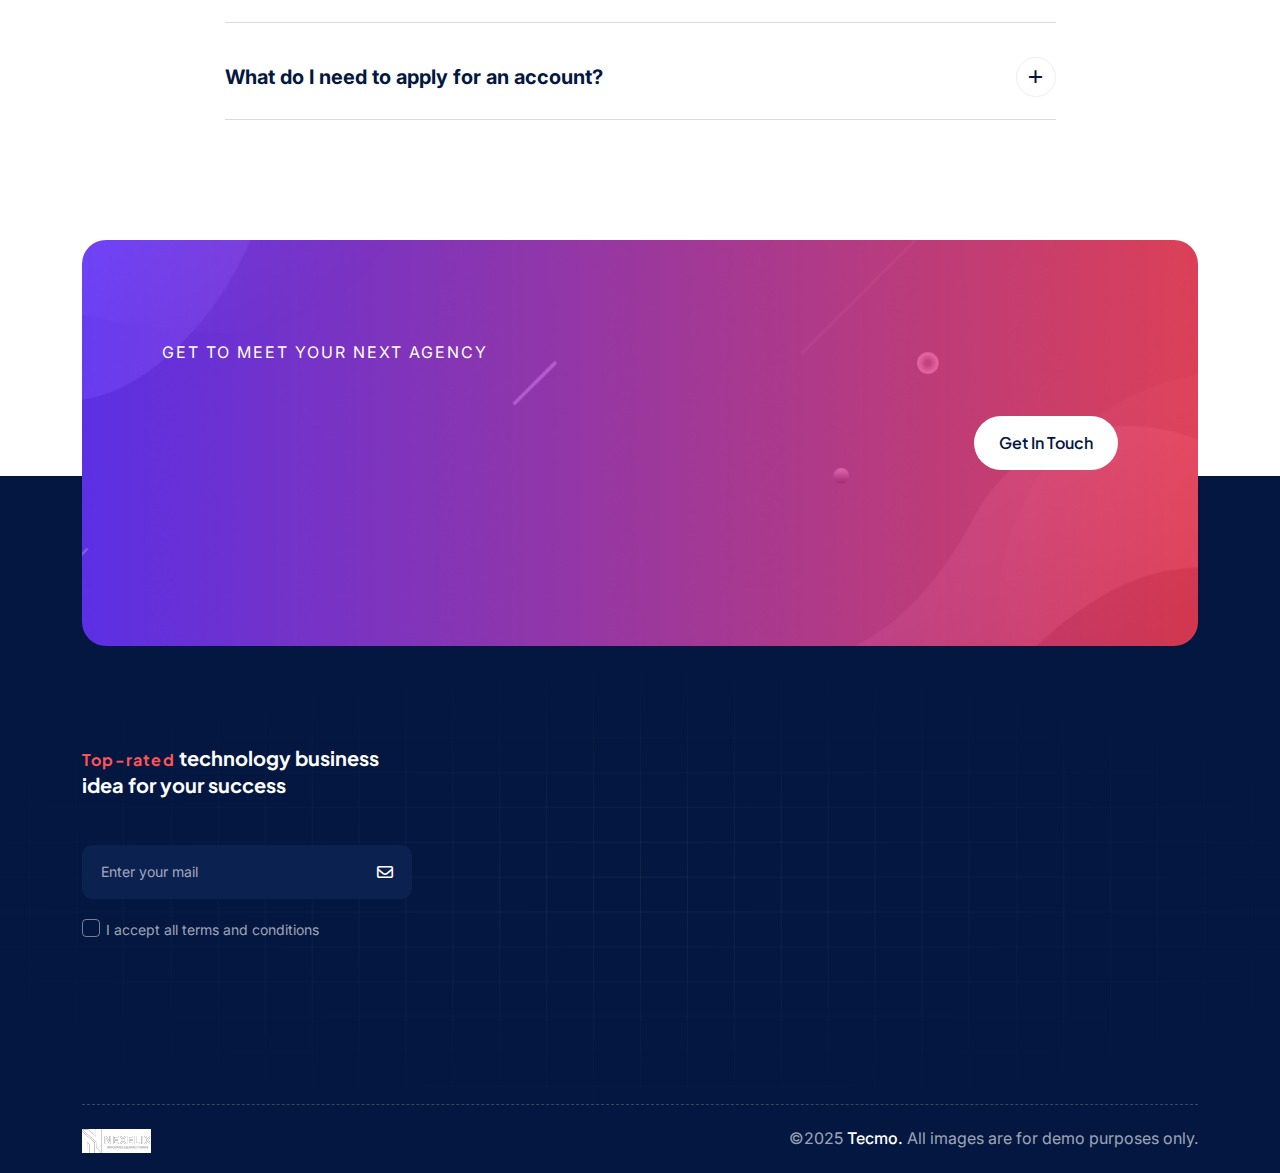
<file: nexelix/buyer-file/main-file/faqs.html>
<!DOCTYPE html>
<html lang="en">
<!--<< Header Area >>-->

<head>
    <!-- ========== Meta Tags ========== -->
    <meta charset="UTF-8">
    <meta http-equiv="X-UA-Compatible" content="IE=edge">
    <meta name="viewport" content="width=device-width, initial-scale=1">
    <meta name="author" content="authorName">
    <meta name="description" content="Tecmo - IT Solution and Technology HTML Template">
    <!-- ======== Page title ============ -->
    <title>Tecmo - IT Solution and Technology HTML Template</title>
    <!--<< Favcion >>-->
    <link rel="shortcut icon" href="assets/img/logo/favs.png">
    <!--<< Bootstrap min.css >>-->
    <link rel="stylesheet" href="assets/css/bootstrap.min.css">
    <!--<< All Min Css >>-->
    <link rel="stylesheet" href="assets/css/all.min.css">
    <!--<< Animate.css >>-->
    <link rel="stylesheet" href="assets/css/animate.css">
    <!--<< Magnific Popup.css >>-->
    <link rel="stylesheet" href="assets/css/magnific-popup.css">
    <!--<< MeanMenu.css >>-->
    <link rel="stylesheet" href="assets/css/meanmenu.css">
    <!--<< Swiper Bundle.css >>-->
    <link rel="stylesheet" href="assets/css/swiper-bundle.min.css">
    <!--<< Nice Select.css >>-->
    <link rel="stylesheet" href="assets/css/nice-select.css">
    <!--<< Main.css >>-->
    <link rel="stylesheet" href="assets/css/main.css">
</head>

<body>

    <!-- Preloader Start -->
    <div id="preloader" class="preloader">
        <div class="animation-preloader">
            <div class="spinner">
            </div>
            <div class="txt-loading">
                <span data-text-preloader="T" class="letters-loading">
                    T
                </span>
                <span data-text-preloader="E" class="letters-loading">
                    E
                </span>
                <span data-text-preloader="C" class="letters-loading">
                    C
                </span>
                <span data-text-preloader="M" class="letters-loading">
                    M
                </span>
                <span data-text-preloader="O" class="letters-loading">
                    O
                </span>
            </div>
            <p class="text-center">Loading</p>
        </div>
        <div class="loader">
            <div class="row">
                <div class="col-3 loader-section section-left">
                    <div class="bg"></div>
                </div>
                <div class="col-3 loader-section section-left">
                    <div class="bg"></div>
                </div>
                <div class="col-3 loader-section section-right">
                    <div class="bg"></div>
                </div>
                <div class="col-3 loader-section section-right">
                    <div class="bg"></div>
                </div>
            </div>
        </div>
    </div>

    <!-- Start Cursor Pointer -->
    <div class="mouse-follower">
        <span class="cursor-outline"></span>
        <span class="cursor-dot"></span>
    </div>
    <!-- End Cursor Pointer -->

    <!-- Header Top Start -->
    <div class="header-top-section d-lg-block d-none bg-color3 py-2">
        <div class="container">
            <div class="sub-header-wrapper d-flex align-items-center justify-content-between">
                <a href="#" class="d-flex align-items-center gap-2 white fs-eight">
                    <i class="fa-regular fa-clock"></i> Monday - Friday : 8:30 AM to 6:30 PM
                </a>
                <div class="right-top-cont d-flex align-items-center gap-5">
                    <div class="d-flex align-items-center gap-2">
                        <i class="fa-solid fa-globe white"></i>
                        <select name="language">
                            <option value="1">English</option>
                            <option value="2">Hindi</option>
                            <option value="3">Spanish</option>
                            <option value="4">Bangla</option>
                        </select>
                    </div>
                    <div class="line"></div>
                    <div class="social-custom d-flex align-items-center gap-xl-3 gap-3">
                        <a href="#" class=" black"><i class="fab fa-facebook-f white65 fs-six"></i></a>
                        <a href="#" class=" black"><i class="fa-brands fa-twitter white65 fs-six"></i></a>
                        <a href="#" class=" black"><i class="fa-brands fa-linkedin-in white65 fs-six"></i></a>
                        <a href="#" class=" black"><i class="fa-brands fa-instagram white65 fs-six"></i></a>
                    </div>
                </div>
            </div>
        </div>
    </div>
    <!-- Header Top End -->

    <!-- Offcanvas Area Start -->
    <div class="fix-area">
        <div class="offcanvas__info">
            <div class="offcanvas__wrapper">
                <div class="offcanvas__content">
                    <div class="offcanvas__top mb-4 d-flex justify-content-between align-items-center">
                        <div class="offcanvas__logo">
                            <a href="index.html">
                                <img src="assets/img/logo/logo.png" alt="logo-img">
                            </a>
                        </div>
                        <div class="offcanvas__close">
                            <button>
                                <i class="fas fa-times"></i>
                            </button>
                        </div>
                    </div>

                    <div class="mobile-menu fix mb-3"></div>
                    <div class="offcanvas__contact">
                        <h4 class="n900-clr">Contact Info</h4>
                        <ul class="d-grid gap-2 mb-5">
                            <li class="d-flex align-items-center">
                                <div class="offcanvas__contact-icon">
                                    <i class="fal fa-map-marker-alt"></i>
                                </div>
                                <div class="offcanvas__contact-text">
                                    <a target="_blank" href="#">3517 W. Gray St. Utica, Pennsylvania</a>
                                </div>
                            </li>
                            <li class="d-flex align-items-center">
                                <div class="offcanvas__contact-icon mr-15">
                                    <i class="fal fa-envelope"></i>
                                </div>
                                <div class="offcanvas__contact-text">
                                    <a href="mailto:info@example.com"><span
                                            class="mailto:info@example.com">alma.lawson@example.com</span></a>
                                </div>
                            </li>
                            <li class="d-flex align-items-center">
                                <div class="offcanvas__contact-icon mr-15">
                                    <i class="fal fa-clock"></i>
                                </div>
                                <div class="offcanvas__contact-text">
                                    <a target="_blank" href="#">Sun-friday, 02am -09pm</a>
                                </div>
                            </li>
                            <li class="d-flex align-items-center">
                                <div class="offcanvas__contact-icon mr-15">
                                    <i class="far fa-phone"></i>
                                </div>
                                <div class="offcanvas__contact-text">
                                    <a href="tel:+11002345909">(219) 555-0114</a>
                                </div>
                            </li>
                        </ul>
                        <div class="header-button mt-4">
                            <a href="contact.html" class="theme-btn p2-bg text-center">
                                <span>
                                    Get A Quote
                                    <span class="ani-arrow">
                                        <i class="fa-solid fa-arrow-right-long"></i>
                                    </span>
                                </span>
                            </a>
                        </div>
                        <div class="social-icon d-flex align-items-center">
                            <a href="#"><i class="fab fa-facebook-f"></i></a>
                            <a href="#"><i class="fab fa-twitter"></i></a>
                            <a href="#"><i class="fa-brands fa-instagram"></i></a>
                            <a href="#"><i class="fa-brands fa-pinterest-p"></i></a>
                        </div>
                    </div>
                </div>
            </div>
        </div>
    </div>
    <div class="offcanvas__overlay"></div>

    <!-- Header Section Start -->
    <header id="header-sticky" class="header-1 w-100">
        <div class="container">
            <div class="mega-menu-wrapper">
                <div class="header-main">
                    <div class="header-left">
                        <div class="logo">
                            <a href="index.html" class="header-logo">
                                <img src="assets/img/logo/logo.png" alt="logo-img">
                            </a>
                        </div>
                    </div>
                    <div class="header-right d-flex justify-content-end align-items-center">
                        <div class="mean__menu-wrapper">
                            <div class="main-menu">
                                <nav id="mobile-menu">
                                    <ul>
                                        <li class="has-dropdown active menu-thumb">
                                            <a href="index.html">
                                                Home
                                                <i class="fas fa-angle-down"></i>
                                            </a>
                                            <ul class="submenu has-homemenu">
                                                <li>
                                                    <div class="homemenu-items">
                                                        <div class="homemenu">
                                                            <div class="homemenu-thumb">
                                                                <img src="assets/img/header/home1.png" alt="img">
                                                                <div class="demo-button">
                                                                    <a href="index.html" class="theme-btn">
                                                                        <span>Home 01</span>
                                                                    </a>
                                                                </div>
                                                            </div>
                                                            <div class="homemenu-content text-center">
                                                                <h4 class="homemenu-title">
                                                                    <a href="index.html">Home Version 01</a>
                                                                </h4>
                                                            </div>
                                                        </div>
                                                        <div class="homemenu">
                                                            <div class="homemenu-thumb">
                                                                <img src="assets/img/header/home2.png" alt="img">
                                                                <div class="demo-button">
                                                                    <a href="index-2.html" class="theme-btn">
                                                                        <span>Home 02</span>
                                                                    </a>
                                                                </div>
                                                            </div>
                                                            <div class="homemenu-content text-center">
                                                                <h4 class="homemenu-title">
                                                                    <a href="index-2.html">Home Version 02</a>
                                                                </h4>
                                                            </div>
                                                        </div>
                                                        <div class="homemenu">
                                                            <div class="homemenu-thumb">
                                                                <img src="assets/img/header/home3.png" alt="img">
                                                                <div class="demo-button">
                                                                    <a href="index-3.html" class="theme-btn">
                                                                        <span>Home 03</span>
                                                                    </a>
                                                                </div>
                                                            </div>
                                                            <div class="homemenu-content text-center">
                                                                <h4 class="homemenu-title">
                                                                    <a href="index-3.html">Home Version 03</a>
                                                                </h4>
                                                            </div>
                                                        </div>
                                                        <div class="homemenu">
                                                            <div class="homemenu-thumb">
                                                                <img src="assets/img/header/home4.png" alt="img">
                                                                <div class="demo-button">
                                                                    <a href="index-4.html" class="theme-btn">
                                                                        <span>Home 04</span>
                                                                    </a>
                                                                </div>
                                                            </div>
                                                            <div class="homemenu-content text-center">
                                                                <h4 class="homemenu-title">
                                                                    <a href="index-4.html">Home Version 04</a>
                                                                </h4>
                                                            </div>
                                                        </div>
                                                        <div class="homemenu">
                                                            <div class="homemenu-thumb">
                                                                <img src="assets/img/header/home5.png" alt="img">
                                                                <div class="demo-button">
                                                                    <a href="index-5.html" class="theme-btn">
                                                                        <span>Home 05</span>
                                                                    </a>
                                                                </div>
                                                            </div>
                                                            <div class="homemenu-content text-center">
                                                                <h4 class="homemenu-title">
                                                                    <a href="index-5.html">Home Version 05</a>
                                                                </h4>
                                                            </div>
                                                        </div>
                                                    </div>
                                                </li>
                                            </ul>
                                        </li>
                                        <li>
                                            <a href="about.html">About Us</a>
                                        </li>
                                        <li>
                                            <a href="services.html">
                                                Services
                                                <i class="fas fa-angle-down"></i>
                                            </a>
                                            <ul class="submenu">
                                                <li><a href="services.html">Service</a></li>
                                                <li><a href="services-details.html">Service Details</a></li>
                                            </ul>
                                        </li>

                                        <li>
                                            <a href="blog.html">
                                                Blog
                                                <i class="fas fa-angle-down"></i>
                                            </a>
                                            <ul class="submenu">
                                                <li><a href="blog.html">Blog</a></li>
                                                <li><a href="blog-sidebar.html">Blog Sidebar</a></li>
                                                <li><a href="blog-details.html">Blog Details</a></li>
                                            </ul>
                                        </li>
                                        <li class="has-dropdown">
                                            <a href="#0">
                                                Pages
                                                <i class="fas fa-angle-down"></i>
                                            </a>
                                            <ul class="submenu">
                                                <li><a href="team.html">Team</a></li>
                                                <li><a href="team-details.html">Team Details</a></li>
                                                <li><a href="testimonials.html">Testimonial</a></li>
                                                <li><a href="faqs.html">Faqs</a></li>
                                                <li><a href="pricing-plan.html">Pricing Plan</a></li>
                                                <li><a href="portfolio.html">Portfolio</a></li>
                                                <li><a href="portfolio-details.html">Portfolio Details</a></li>
                                                <li><a href="error.html">Error 404</a></li>
                                            </ul>
                                        </li>
                                        <li>
                                            <a href="contact.html">
                                                Contact
                                            </a>
                                        </li>

                                    </ul>
                                </nav>
                            </div>
                        </div>
                        <a href="#0" class="search-trigger search-icon d-xl-none d-block">
                            <i class="fa-solid fa-magnifying-glass black"></i>
                        </a>
                        <div class="header__hamburger d-xl-none d-block my-auto">
                            <div class="sidebar__toggle">
                                <img src="assets/img/icon/menu.png" alt="icon">
                            </div>
                        </div>

                    </div>
                    <div class="header-hamburger-inner d-xl-flex gap-xxl-4 gap-xl-3 align-items-center d-none">
                        <a href="#0" class="search-trigger search-icon d-xl-block d-none fs-five">
                            <i class="fa-solid fa-magnifying-glass black"></i>
                        </a>
                        <a href="contact.html"
                            class="common-btn box-style cmn-style1 d-inline-flex justify-content-center align-items-center gap-xxl-2 gap-2 fs18 fw-semibold white overflow-hidden rounded-5 p3-bg">
                            Get Started
                        </a>
                        <div class="header__hamburger my-auto d-xl-none d-block">
                            <div class="sidebar__toggle">
                                <img src="assets/img/icon/menu.png" alt="icon">
                            </div>
                        </div>
                    </div>
                </div>
            </div>
        </div>
    </header>

    <!-- Banner Section Start -->
    <section class="breadcrumb-section position-relative fix">
        <div class="container">
            <div class="bread-content text-center">
                <ul class="d-flex align-items-center gap-3 justify-content-center">
                    <li>
                        <a href="index.html" class="p3-clr">Home</a>
                    </li>
                    <li class="p3-clr">/</li>
                    <li class="white">Our faq’s</li>
                </ul>
                <h1 class="white visible-from-right">Our faq’s</h1>
            </div>
        </div>
        <!-- bread Element -->
        <img src="assets/img/element/bread-ele.png" alt="img" class="bread-ele">
    </section>
    <!-- Banner Section Start -->

    <!-- Faq Section Start -->
    <section class="faq-section space-top fix">
        <div class="container">
            <div class="row g-4 justify-content-between">
                <div class="col-lg-6">
                    <div class="section-title pe-xxl-5 mb-lg-5 mb-4">
                        <h6 class="sub-badge4 p1-clr fw-bold fs-seven text-uppercase d-block mb-xl-3 mb-2">
                            OUR QUESTIONS AND ANSWER
                        </h6>
                        <h2 class="wow fadeInUp black fw-bold visible-slowly-right" data-wow-delay=".3s">
                            Things you need to
                            know about us
                        </h2>
                    </div>
                    <div class="faq-stresh d-flex align-items-center">
                        <img src="assets/img/faq/faq-customer.png" alt="img" class="img rounded-circle">
                        <div class="about-call d-flex align-items-center gap-3">
                            <div class="icon p3-bg d-center rounded-circle">
                                <i class="fa-solid fa-phone-volume fs-six white"></i>
                            </div>
                            <div class="cont">
                                <span class="fs-seven pra d-block">Call us free</span>
                                <a href="#0" class="fs-six black fw-semibold">
                                    019 25648 62598
                                </a>
                            </div>
                        </div>
                    </div>
                </div>
                <div class="col-lg-6">
                    <div class="accordion border-0 d-flex flex-column gap-xxl-4 gap-3" id="accordionExample">
                        <div class="accordion-item active">
                            <div class="accordion-header" id="headingOne">
                                <button class="accordion-button" type="button" data-bs-toggle="collapse"
                                    data-bs-target="#collapseOne" aria-expanded="true" aria-controls="collapseOne">
                                    How does it generate make responses?
                                </button>
                                <div id="collapseOne" class="accordion-collapse collapse show"
                                    aria-labelledby="headingOne" data-bs-parent="#accordionExample">
                                    <div class="accordion-body">
                                        <p class="fs-seven pra">
                                            Our tools are easy to use and affordable, so you can start improving your
                                            website's SEO today.
                                        </p>
                                    </div>
                                </div>
                            </div>
                        </div>
                        <div class="accordion-item">
                            <div class="accordion-header" id="headingTwo">
                                <button class="accordion-button collapsed" type="button" data-bs-toggle="collapse"
                                    data-bs-target="#collapseTwo" aria-expanded="false" aria-controls="collapseTwo">
                                    Do I get all the demos and templates with?
                                </button>
                                <div id="collapseTwo" class="accordion-collapse collapse" aria-labelledby="headingTwo"
                                    data-bs-parent="#accordionExample">
                                    <div class="accordion-body">
                                        <p>
                                            Our tools are easy to use and affordable, so you can start improving your
                                            website's SEO today.
                                        </p>
                                    </div>
                                </div>
                            </div>
                        </div>
                        <div class="accordion-item">
                            <div class="accordion-header" id="headingThree">
                                <button class="accordion-button collapsed" type="button" data-bs-toggle="collapse"
                                    data-bs-target="#collapseThree" aria-expanded="false" aria-controls="collapseThree">
                                    How do you find different criteria in your process?
                                </button>
                                <div id="collapseThree" class="accordion-collapse collapse"
                                    aria-labelledby="headingThree" data-bs-parent="#accordionExample">
                                    <div class="accordion-body">
                                        <p>
                                            Our tools are easy to use and affordable, so you can start improving your
                                            website's SEO today.
                                        </p>
                                    </div>
                                </div>
                            </div>
                        </div>
                        <div class="accordion-item">
                            <div class="accordion-header" id="headingfour">
                                <button class="accordion-button collapsed" type="button" data-bs-toggle="collapse"
                                    data-bs-target="#collapsefour" aria-expanded="false" aria-controls="collapsefour">
                                    What do I need to apply for an account?
                                </button>
                                <div id="collapsefour" class="accordion-collapse collapse" aria-labelledby="headingfour"
                                    data-bs-parent="#accordionExample">
                                    <div class="accordion-body">
                                        <p>
                                            Our tools are easy to use and affordable, so you can start improving your
                                            website's SEO today.
                                        </p>
                                    </div>
                                </div>
                            </div>
                        </div>
                    </div>
                </div>
            </div>
        </div>
    </section>

    <!-- Faq Section Start -->
    <section class="faq-section section-padding fix">
        <div class="container">
            <div class="row justify-content-center">
                <div class="col-lg-9">
                    <div class="section-title text-center mb-lg-5 mb-4">
                        <h2 class="wow fadeInUp black fw-bold visible-slowly-right" data-wow-delay=".3s">
                            Have any question?
                        </h2>
                    </div>
                    <div class="accordion accordion-custom05 border-0 d-flex flex-column" id="accordionExample1">
                        <div class="accordion-item active">
                            <div class="accordion-header" id="headingOne001">
                                <button class="accordion-button" type="button" data-bs-toggle="collapse"
                                    data-bs-target="#collapseOne001" aria-expanded="true"
                                    aria-controls="collapseOne001">
                                    I don't have a traditional AI background, can I still find an AI job?
                                </button>
                                <div id="collapseOne001" class="accordion-collapse collapse show"
                                    aria-labelledby="headingOne001" data-bs-parent="#accordionExample1">
                                    <div class="accordion-body">
                                        <p class="fs-seven pra">
                                            Nor is there anyone who loves or pursues or desires to obtain pain of
                                            itself, because it is pain, occasionally
                                            circumstances occur in which toil and pain can procure him some great
                                            pleasure.
                                        </p>
                                    </div>
                                </div>
                            </div>
                        </div>
                        <div class="accordion-item">
                            <div class="accordion-header" id="headingTwo001">
                                <button class="accordion-button collapsed" type="button" data-bs-toggle="collapse"
                                    data-bs-target="#collapseTwo001" aria-expanded="false"
                                    aria-controls="collapseTwo001">
                                    I don't have a traditional AI background, can I still find an AI job?
                                </button>
                                <div id="collapseTwo001" class="accordion-collapse collapse"
                                    aria-labelledby="headingTwo001" data-bs-parent="#accordionExample1">
                                    <div class="accordion-body">
                                        <p class="fs-seven pra">
                                            Nor is there anyone who loves or pursues or desires to obtain pain of
                                            itself, because it is pain, occasionally
                                            circumstances occur in which toil and pain can procure him some great
                                            pleasure.
                                        </p>
                                    </div>
                                </div>
                            </div>
                        </div>
                        <div class="accordion-item">
                            <div class="accordion-header" id="headingThree001">
                                <button class="accordion-button collapsed" type="button" data-bs-toggle="collapse"
                                    data-bs-target="#collapseThree001" aria-expanded="false"
                                    aria-controls="collapseThree001">
                                    How do you find different criteria in your process?
                                </button>
                                <div id="collapseThree001" class="accordion-collapse collapse"
                                    aria-labelledby="headingThree001" data-bs-parent="#accordionExample1">
                                    <div class="accordion-body">
                                        <p class="fs-seven pra">
                                            Nor is there anyone who loves or pursues or desires to obtain pain of
                                            itself, because it is pain, occasionally
                                            circumstances occur in which toil and pain can procure him some great
                                            pleasure.
                                        </p>
                                    </div>
                                </div>
                            </div>
                        </div>
                        <div class="accordion-item">
                            <div class="accordion-header" id="headingfour001">
                                <button class="accordion-button collapsed" type="button" data-bs-toggle="collapse"
                                    data-bs-target="#collapsefour001" aria-expanded="false"
                                    aria-controls="collapsefour001">
                                    What do I need to apply for an account?
                                </button>
                                <div id="collapsefour001" class="accordion-collapse collapse"
                                    aria-labelledby="headingfour001" data-bs-parent="#accordionExample1">
                                    <div class="accordion-body">
                                        <p class="fs-seven pra">
                                            Nor is there anyone who loves or pursues or desires to obtain pain of
                                            itself, because it is pain, occasionally
                                            circumstances occur in which toil and pain can procure him some great
                                            pleasure.
                                        </p>
                                    </div>
                                </div>
                            </div>
                        </div>
                    </div>
                </div>
            </div>
        </div>
    </section>

    <!--<< Customer Touch Section Start >>-->
    <section class="customer-touch fix">
        <div class="container">
            <div class="customer-touch-wrap">
                <div class="section-title">
                    <span class="sub-badge white fs-seven text-uppercase d-block mb-2">Get to meet Your Next
                        Agency</span>
                    <h2 class="wow fadeInUp white fw-bold visible-slowly-right" data-wow-delay=".3s">
                        We’re delivering the best
                        customer experience
                    </h2>
                </div>
                <a href="contact.html"
                    class="common-btn text-nowrap heading-font box-style d-inline-flex justify-content-center align-items-center gap-xxl-2 gap-2 fs18 fw-semibold black overflow-hidden bg-white rounded100">
                    Get In Touch
                </a>
            </div>
        </div>
    </section>

    <!--<< Footer Section Start >>-->
    <footer class="footer-section style blackbg fix">
        <div class="container">
            <div class="footer-widgets-wrapper">
                <div class="row g-lg-4 g-4 justify-content-between">
                    <div class="col-lg-4 col-md-6 col-sm-6">
                        <div class="top-rated-pragraph">
                            <h5 class="white mb-lg-5 mb-4">
                                <span class="p3-clr">Top-rated</span> technology
                                business idea for your success
                            </h5>
                            <form action="#" class="form-style1 d-flex align-items-center justify-content-between">
                                <input type="text" placeholder="Enter your mail">
                                <button type="button"><i class="fa-regular fa-envelope"></i></button>
                            </form>
                            <div class="form-check cmn-checkbox mt-3">
                                <input class="form-check-input" type="checkbox" value="" id="mycheck">
                                <label class="form-check-label fs-eight white65" for="mycheck">
                                    I accept all terms and conditions
                                </label>
                            </div>
                        </div>
                    </div>
                    <div class="col-lg-2 col-md-6 col-sm-6">
                        <div class="single-footer-widget wow fadeInUp" data-wow-delay="0.5s">
                            <div class="boxes">
                                <div class="widget-head">
                                    <h3>Navigation</h3>
                                </div>
                                <ul class="list-area">
                                    <li>
                                        <a href="about.html">
                                            About us
                                        </a>
                                    </li>
                                    <li>
                                        <a href="team.html">
                                            Meet our team
                                        </a>
                                    </li>
                                    <li>
                                        <a href="blog.html">
                                            News and media
                                        </a>
                                    </li>
                                    <li>
                                        <a href="portfolio.html">
                                            Our projects
                                        </a>
                                    </li>
                                    <li>
                                        <a href="contact.html">
                                            Contacts
                                        </a>
                                    </li>
                                </ul>
                            </div>
                        </div>
                    </div>
                    <div class="col-lg-3 col-md-6 col-sm-6">
                        <div class="single-footer-widget d-flex justify-content-lg-center wow fadeInUp"
                            data-wow-delay="0.5s">
                            <div class="boxes">
                                <div class="widget-head">
                                    <h3>Others page</h3>
                                </div>
                                <ul class="list-area">
                                    <li>
                                        <a href="contact.html">
                                            Client support
                                        </a>
                                    </li>
                                    <li>
                                        <a href="contact.html">
                                            Help center
                                        </a>
                                    </li>
                                    <li>
                                        <a href="contact.html">
                                            System status
                                        </a>
                                    </li>
                                    <li>
                                        <a href="contact.html">
                                            Feedback
                                        </a>
                                    </li>
                                    <li>
                                        <a href="contact.html">
                                            Terms & condition
                                        </a>
                                    </li>
                                </ul>
                            </div>
                        </div>
                    </div>
                    <div class="col-lg-3 col-md-6 col-sm-6">
                        <div class="single-footer-widget d-flex justify-content-lg-center wow fadeInUp"
                            data-wow-delay="0.5s">
                            <div class="boxes">
                                <div class="widget-head">
                                    <h3>Need Help?</h3>
                                </div>
                                <div class="list-info d-grid gap-3 mb-4">
                                    <div class="list-info-item">
                                        <span class="fs-eight white65 d-block">Call Us Directly</span>
                                        <a href="#0" class="white fw-semibold">+(1) 224 676 7430</a>
                                    </div>
                                    <div class="list-info-item">
                                        <span class="fs-eight white65 d-block">Need Support?</span>
                                        <a href="#0" class="white fw-semibold">Tecmo@gmail.com</a>
                                    </div>
                                </div>
                                <div class="social-custom d-flex align-items-center gap-xl-4 gap-3">
                                    <a href="#" class=" black"><i class="fab fa-facebook-f white65 fs-six"></i></a>
                                    <a href="#" class=" black"><i class="fa-brands fa-x white65 fs-six"></i></a>
                                    <a href="#" class=" black"><i class="fab fa-linkedin-in white65 fs-six"></i></a>
                                </div>
                            </div>
                        </div>
                    </div>
                </div>
            </div>
        </div>
        <div class="footer-bottom">
            <div class="container">
                <div
                    class="footer-wrapper d-flex flex-md-nowrap flex-wrap gap-3 align-items-center justify-content-md-between justify-content-center text-md-start text-center">
                    <a href="index.html" class="footer-logo">
                        <img src="assets/img/logo/logo-white.png" alt="img">
                    </a>
                    <p class="white65">
                        &copy;2025 <a href="index.html" class="white fw_500">Tecmo.</a> All images are for demo purposes
                        only.
                    </p>
                </div>
            </div>
        </div>
    </footer>


    <!-- Search Area Start -->
    <div class="search-wrap">
        <div class="search-inner">
            <i class="fas fa-times search-close" id="search-close"></i>
            <div class="search-cell">
                <form method="get">
                    <div class="search-field-holder">
                        <input type="search" class="main-search-input" placeholder="Search...">
                    </div>
                </form>
            </div>
        </div>
    </div>

    <!--<< All JS Plugins >>-->
    <script src="assets/js/jquery-3.7.1.min.js"></script>
    <!--<< Viewport Js >>-->
    <script src="assets/js/viewport.jquery.js"></script>
    <!--<< Bootstrap Js >>-->
    <script src="assets/js/bootstrap.bundle.min.js"></script>
    <!--<< Nice Select Js >>-->
    <script src="assets/js/jquery.nice-select.min.js"></script>
    <!--<< Waypoints Js >>-->
    <script src="assets/js/jquery.waypoints.js"></script>
    <!--<< Counterup Js >>-->
    <script src="assets/js/jquery.counterup.min.js"></script>
    <!--<< Swiper Slider Js >>-->
    <script src="assets/js/swiper-bundle.min.js"></script>
    <!--<< MeanMenu Js >>-->
    <script src="assets/js/jquery.meanmenu.min.js"></script>
    <!--<< Magnific Popup Js >>-->
    <script src="assets/js/jquery.magnific-popup.min.js"></script>
    <!--<< Wow Animation Js >>-->
    <script src="assets/js/wow.min.js"></script>
    <!--<< Gsap Js >>-->
    <script src="assets/js/gsap.min.js"></script>
    <!--<< Lenis Js >>-->
    <script src="assets/js/lenis.min.js"></script>
    <!--<< ScrollSmoother Js >>-->
    <script src="assets/js/scrollSmoother.js"></script>
    <!--<< ScrollTrigger Js >>-->
    <script src="assets/js/ScrollTrigger.min.js"></script>
    <!--<< Spalit Text Js >>-->
    <script src="assets/js/spilitext-gsap.js"></script>
    <!--<< Valina Tilt Js >>-->
    <script src="assets/js/vanilla-tilt.min.js"></script>
    <!--<< Main.js >>-->
    <script src="assets/js/main.js"></script>
</body>

</html>
</file>
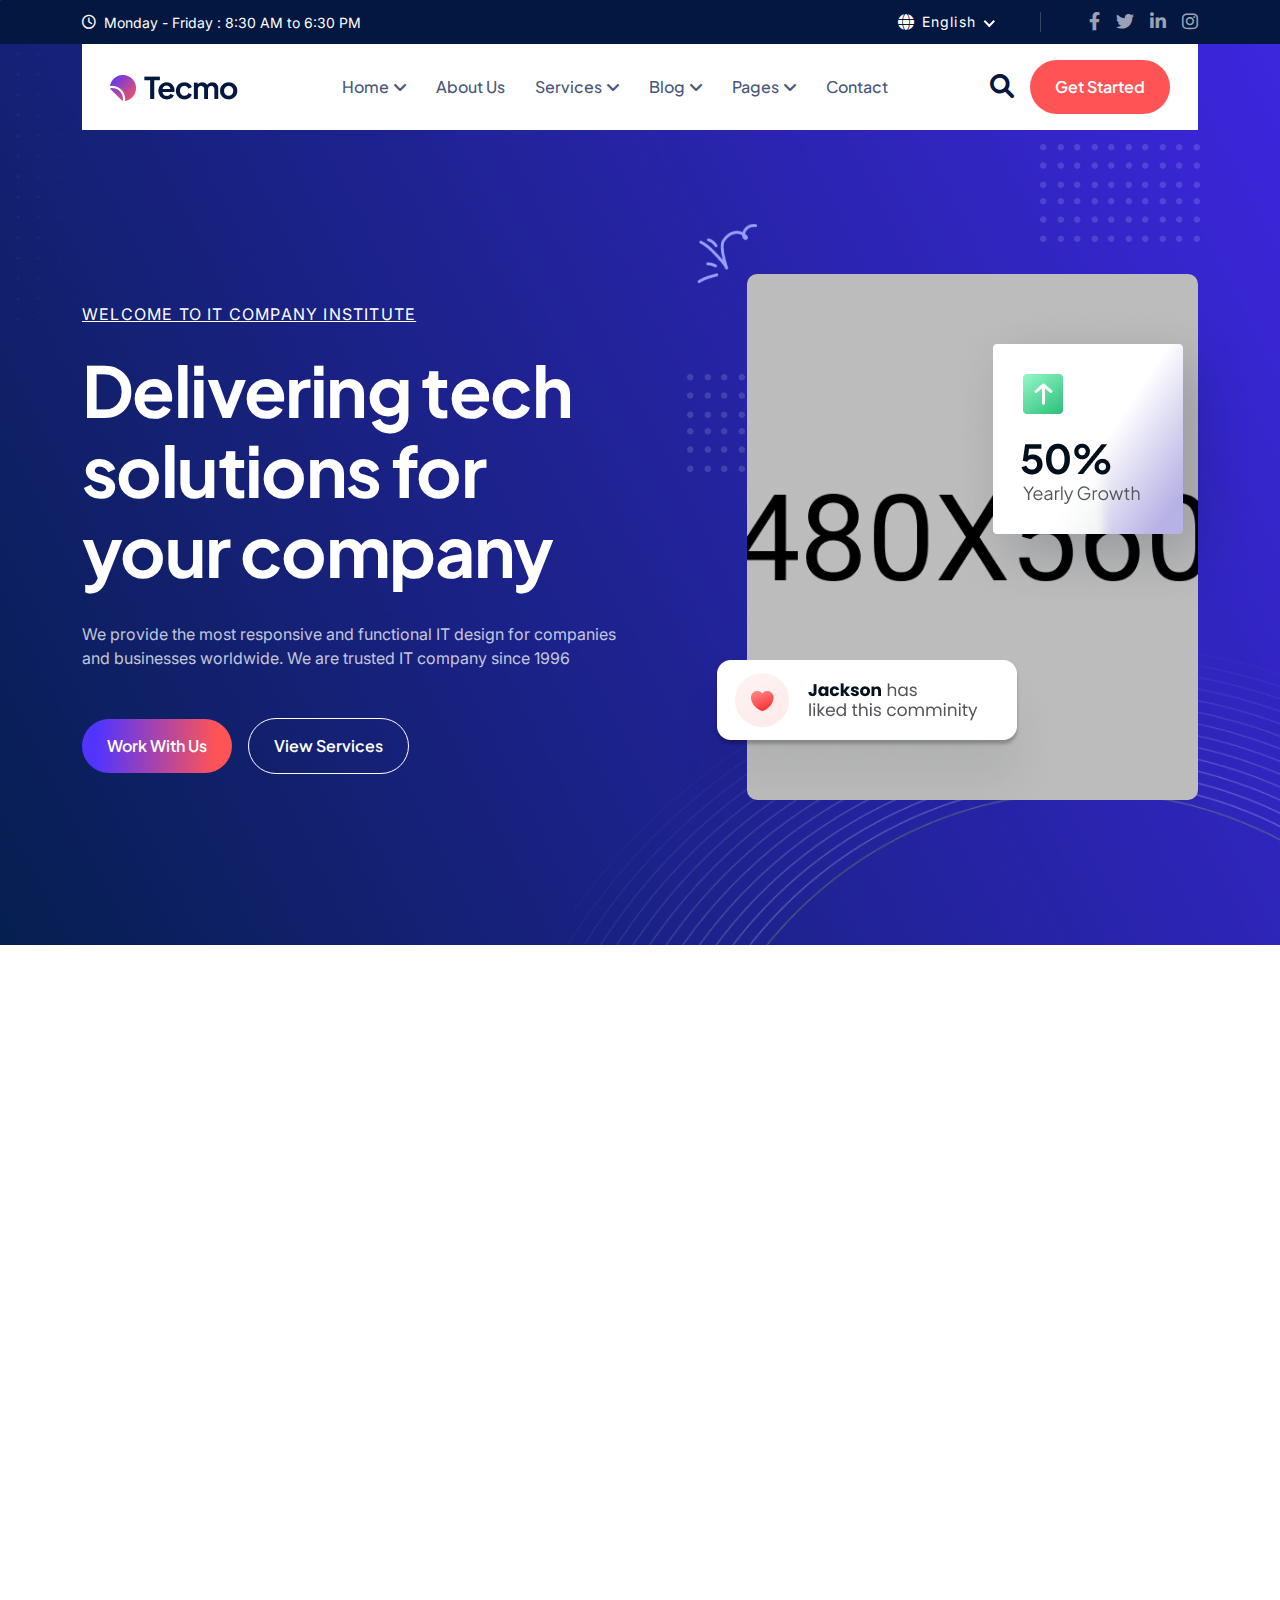
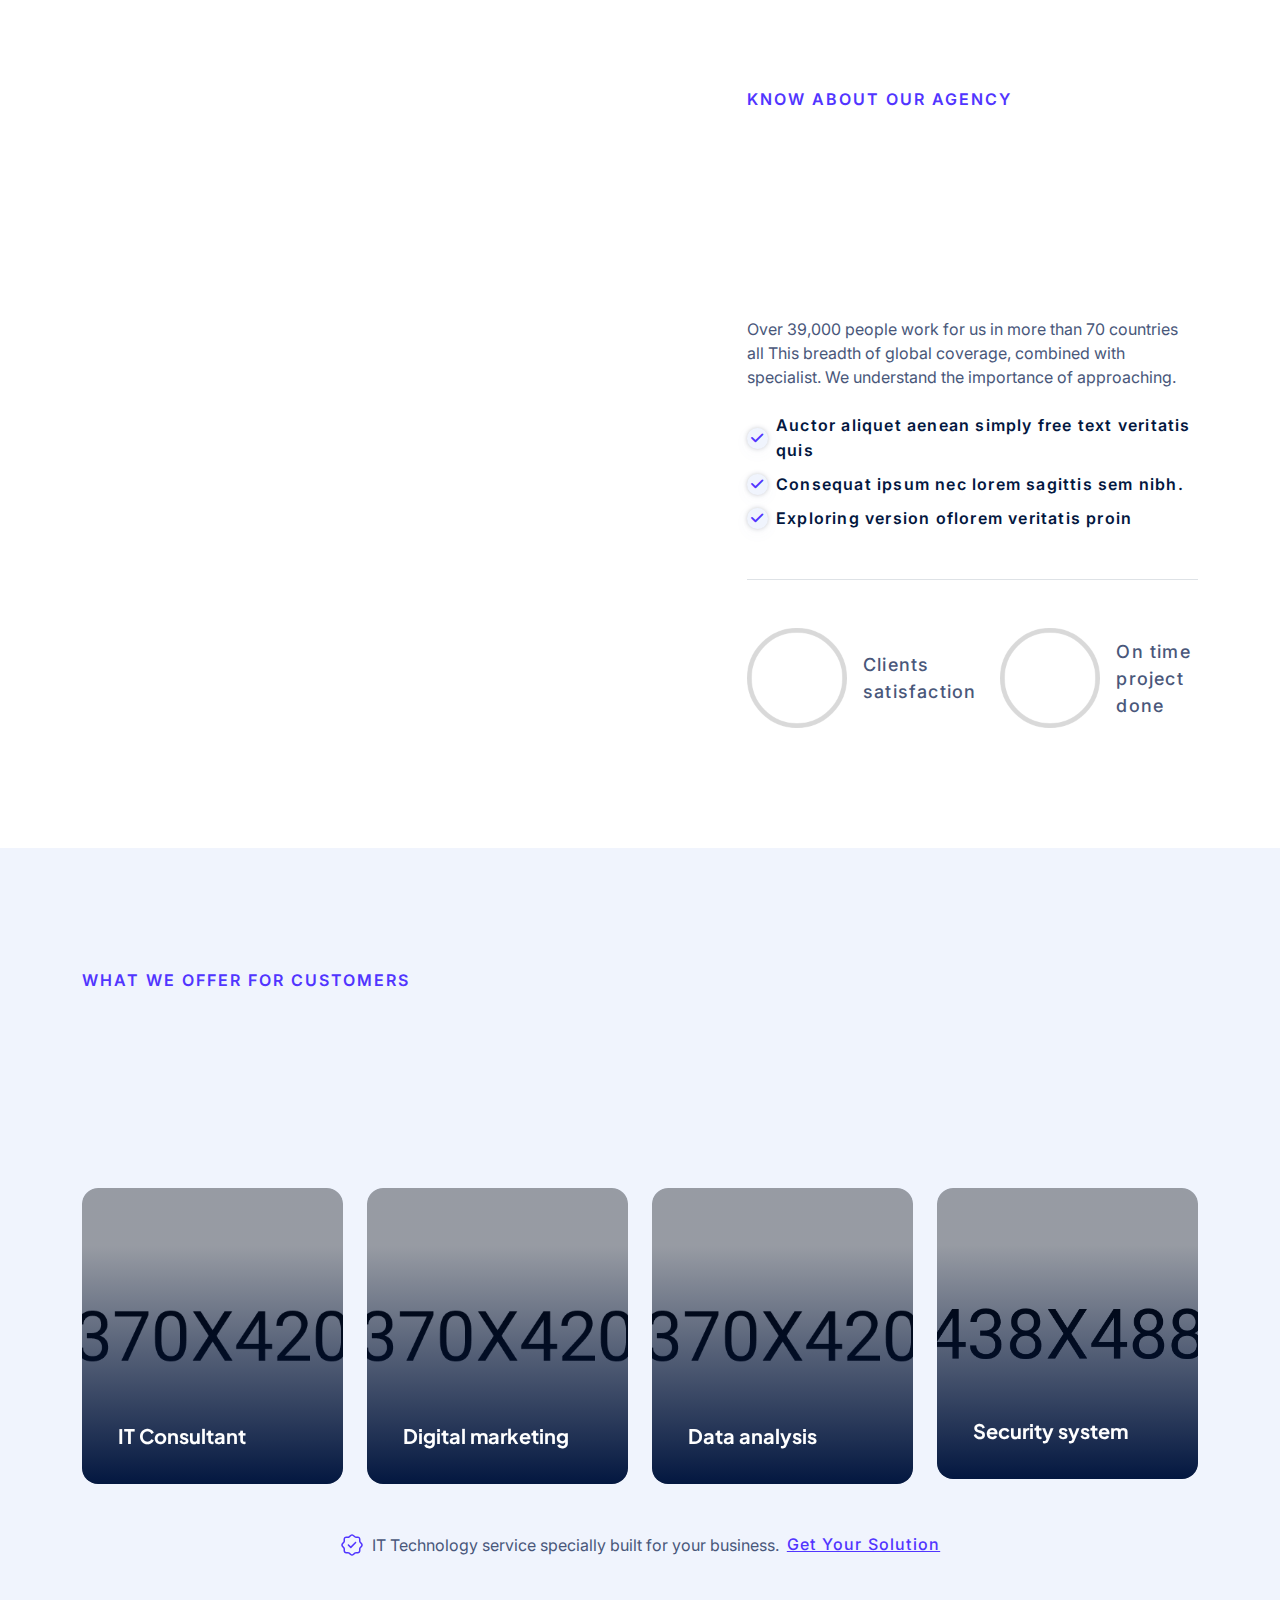
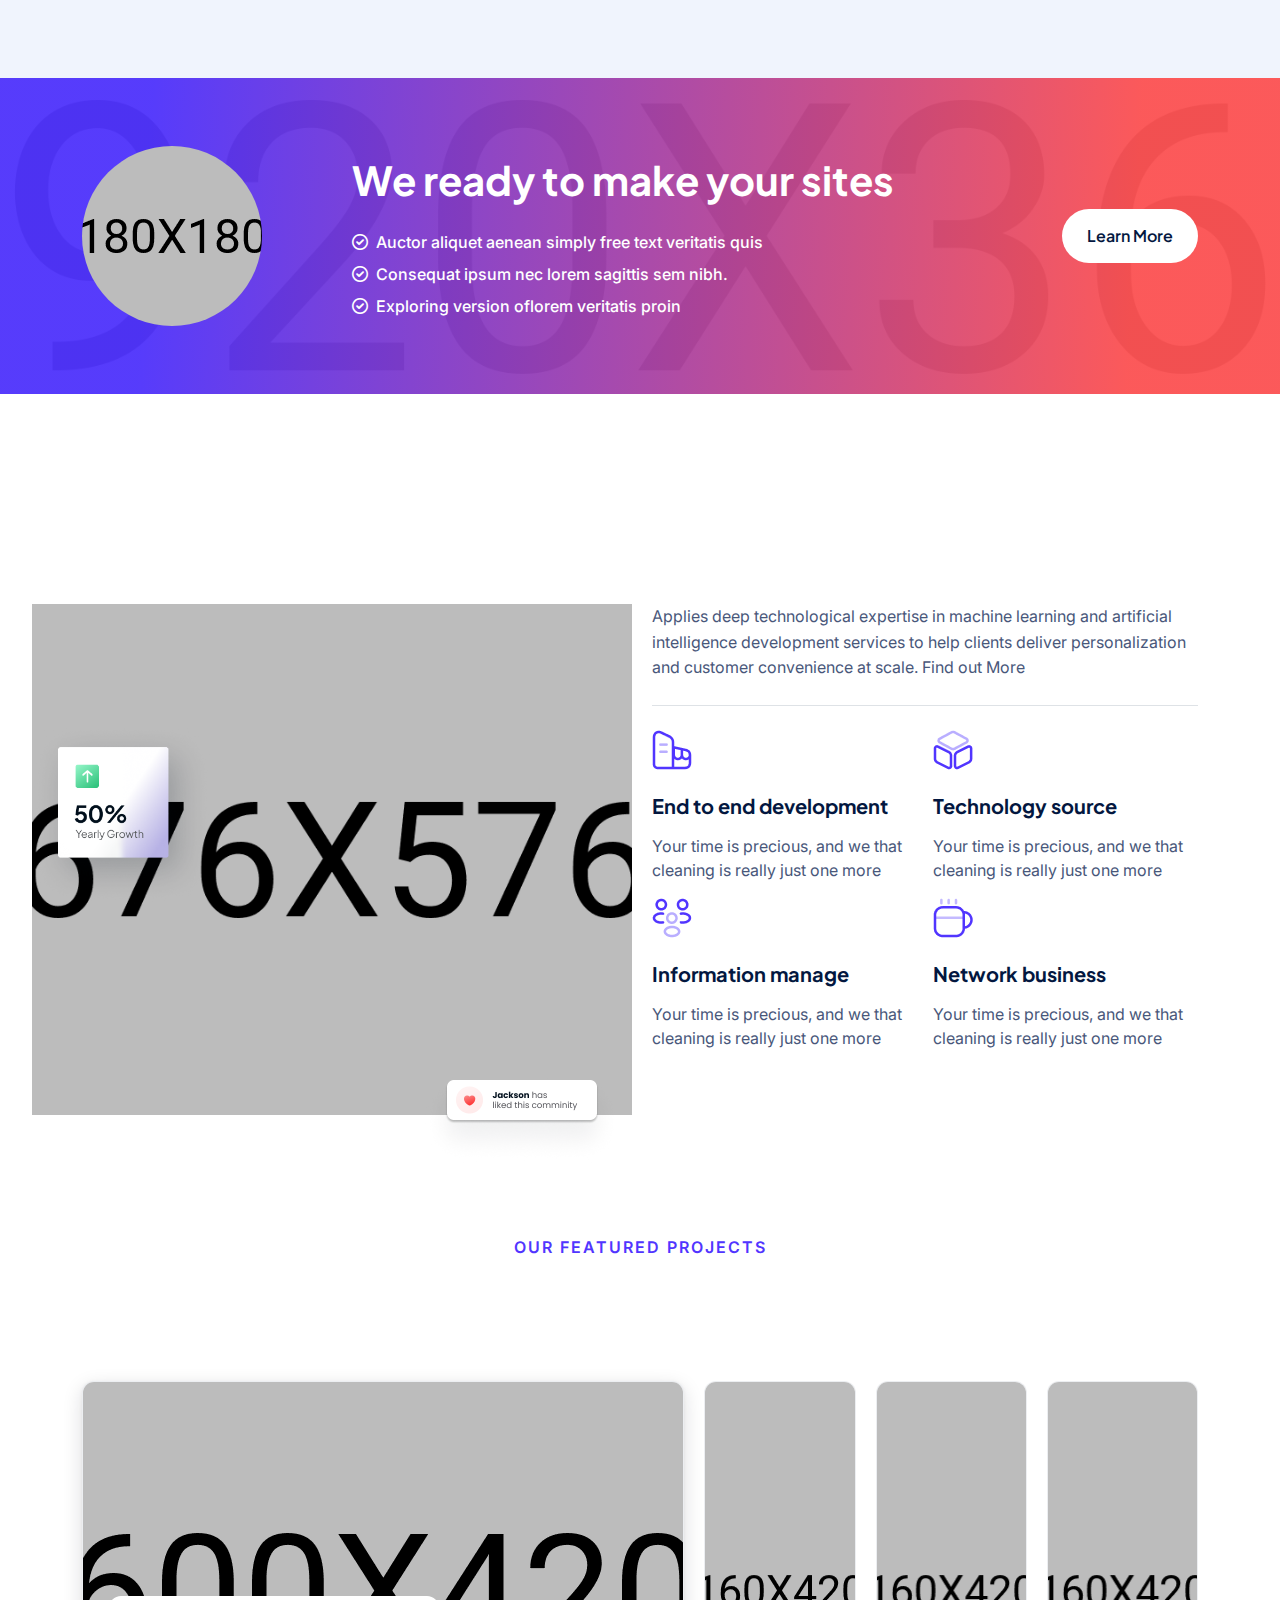
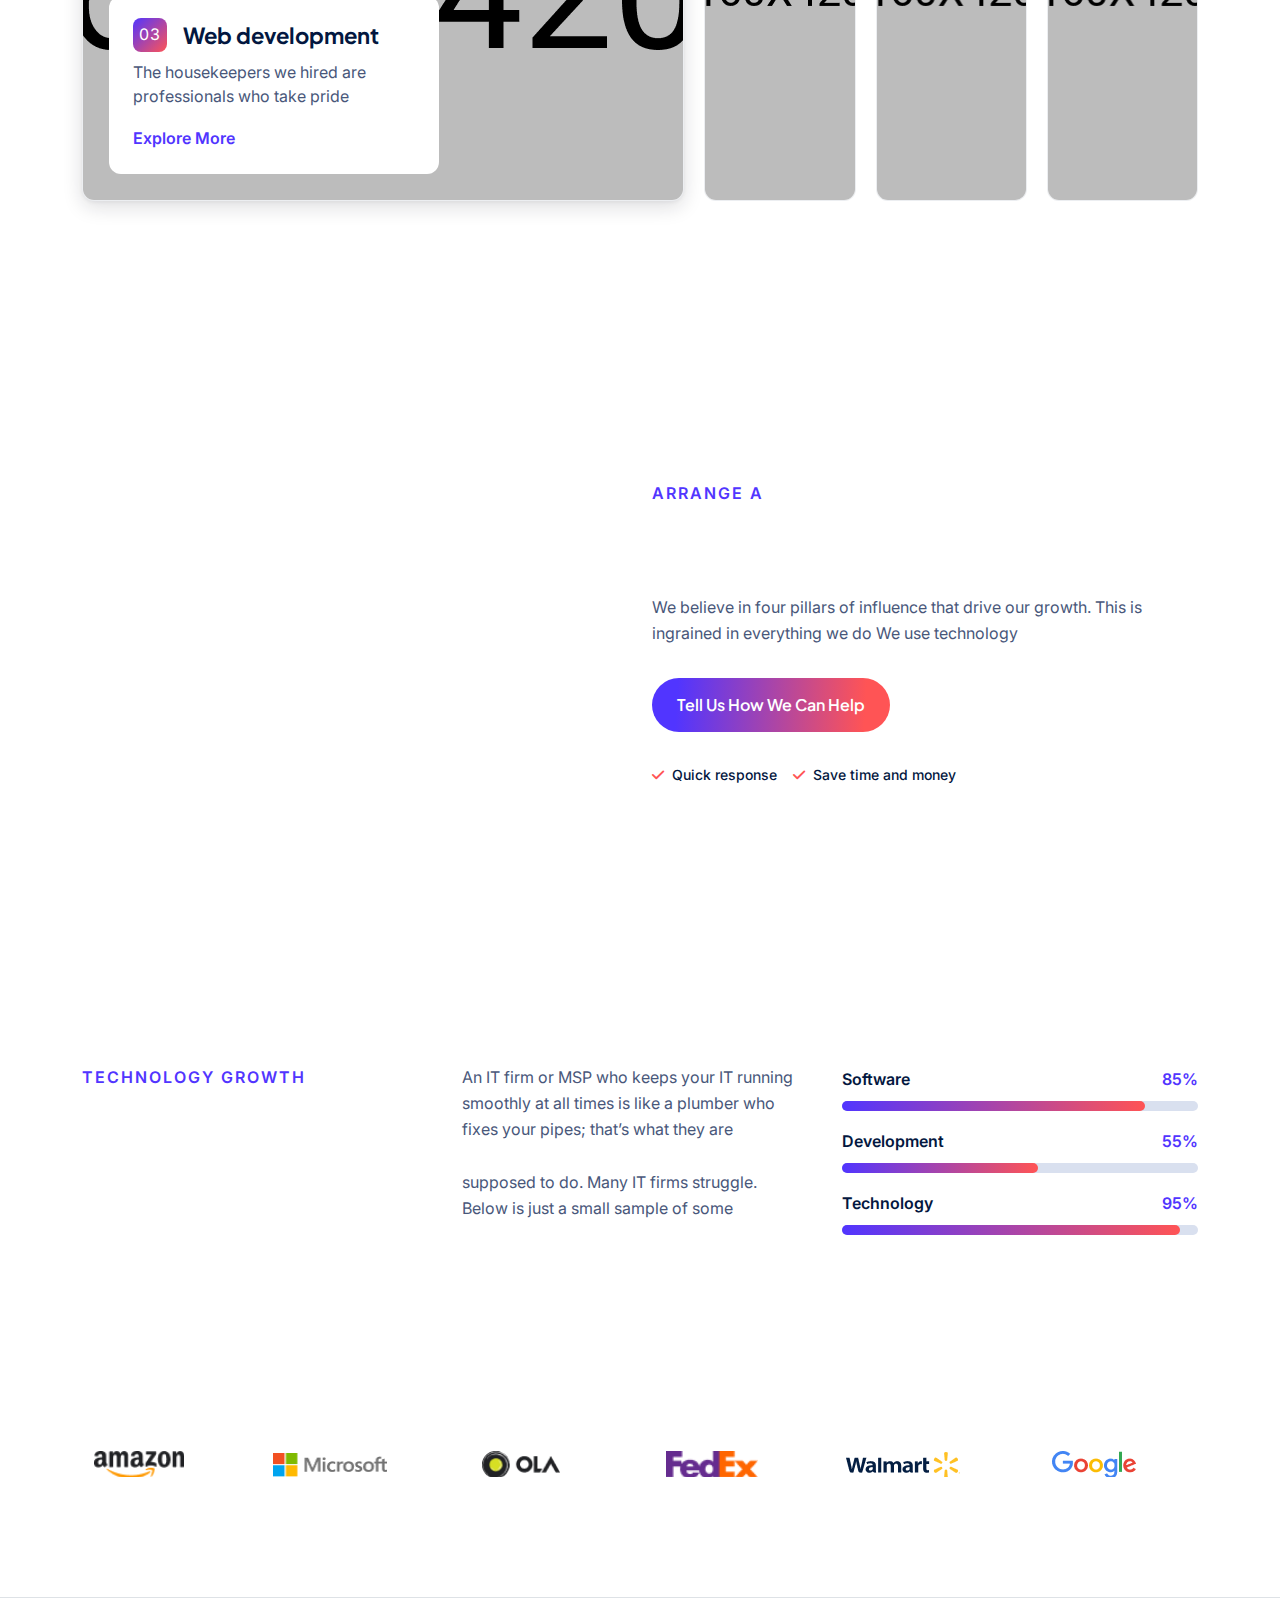
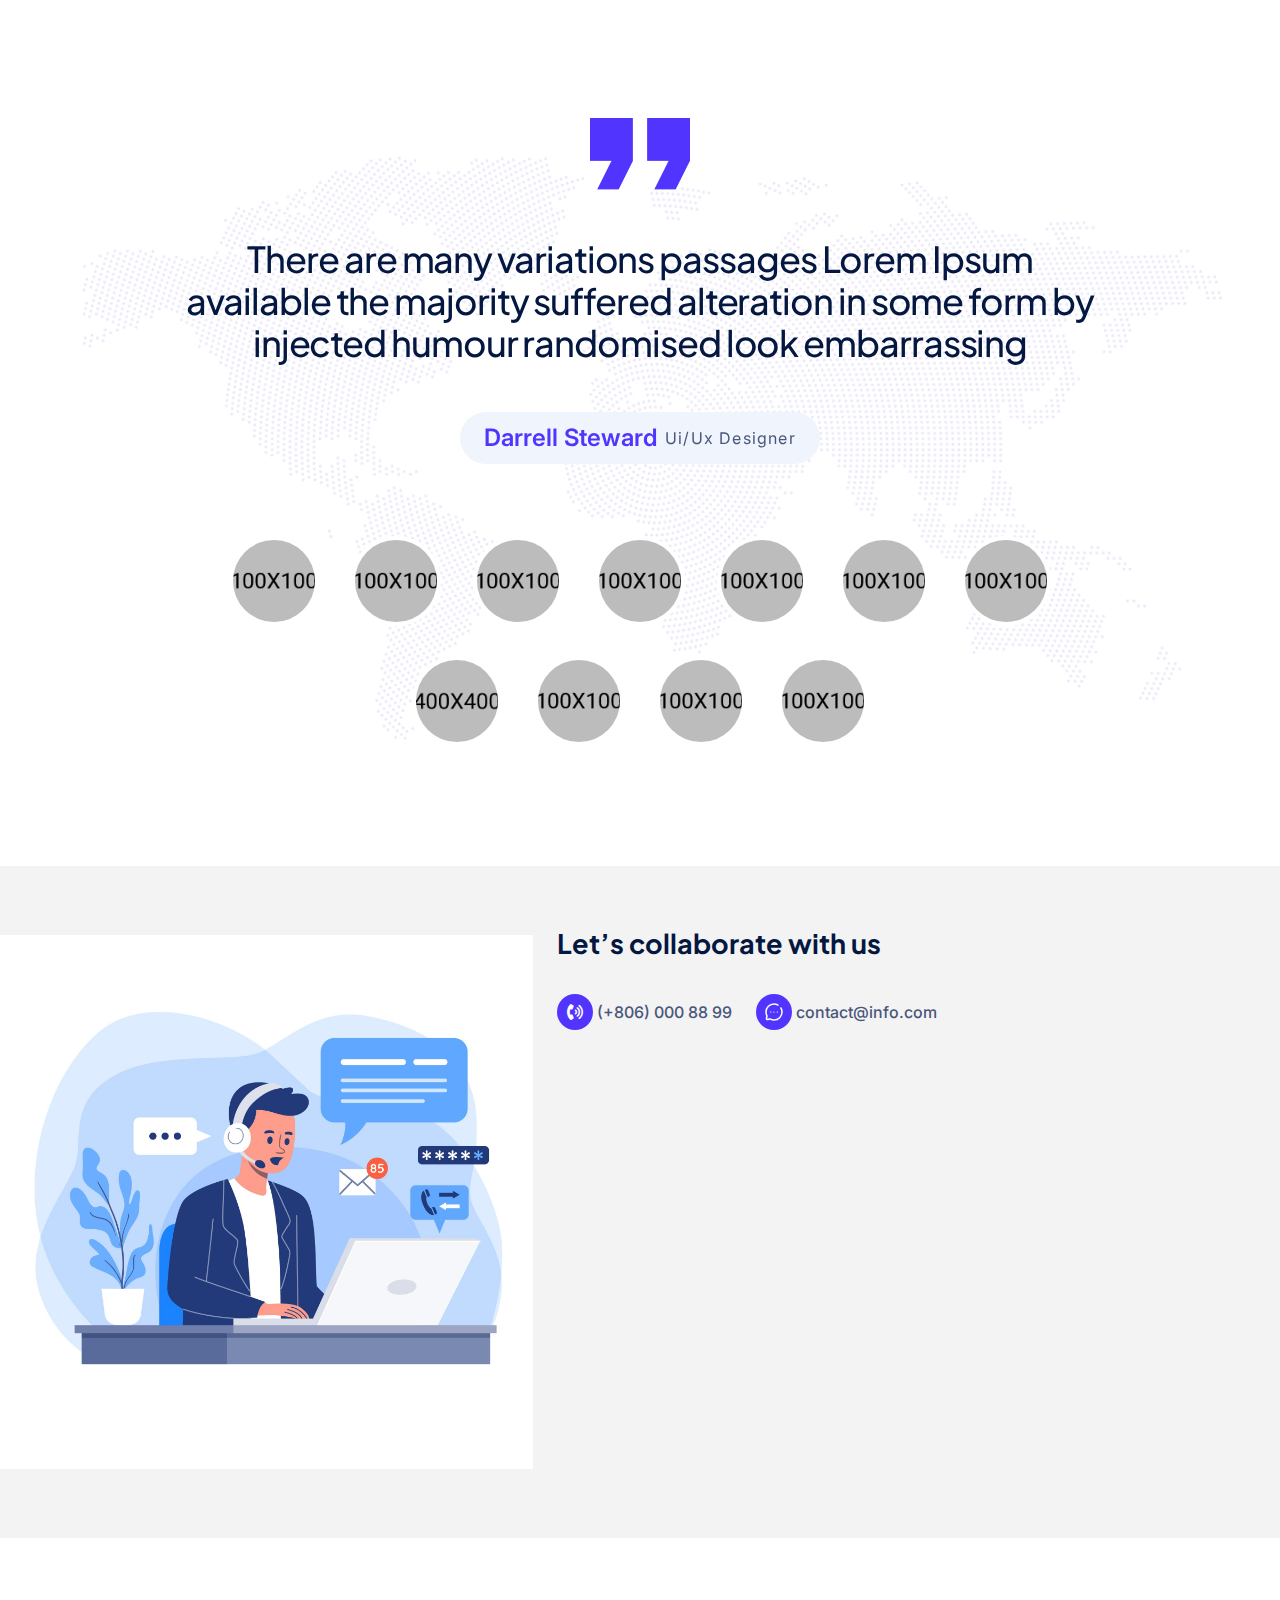
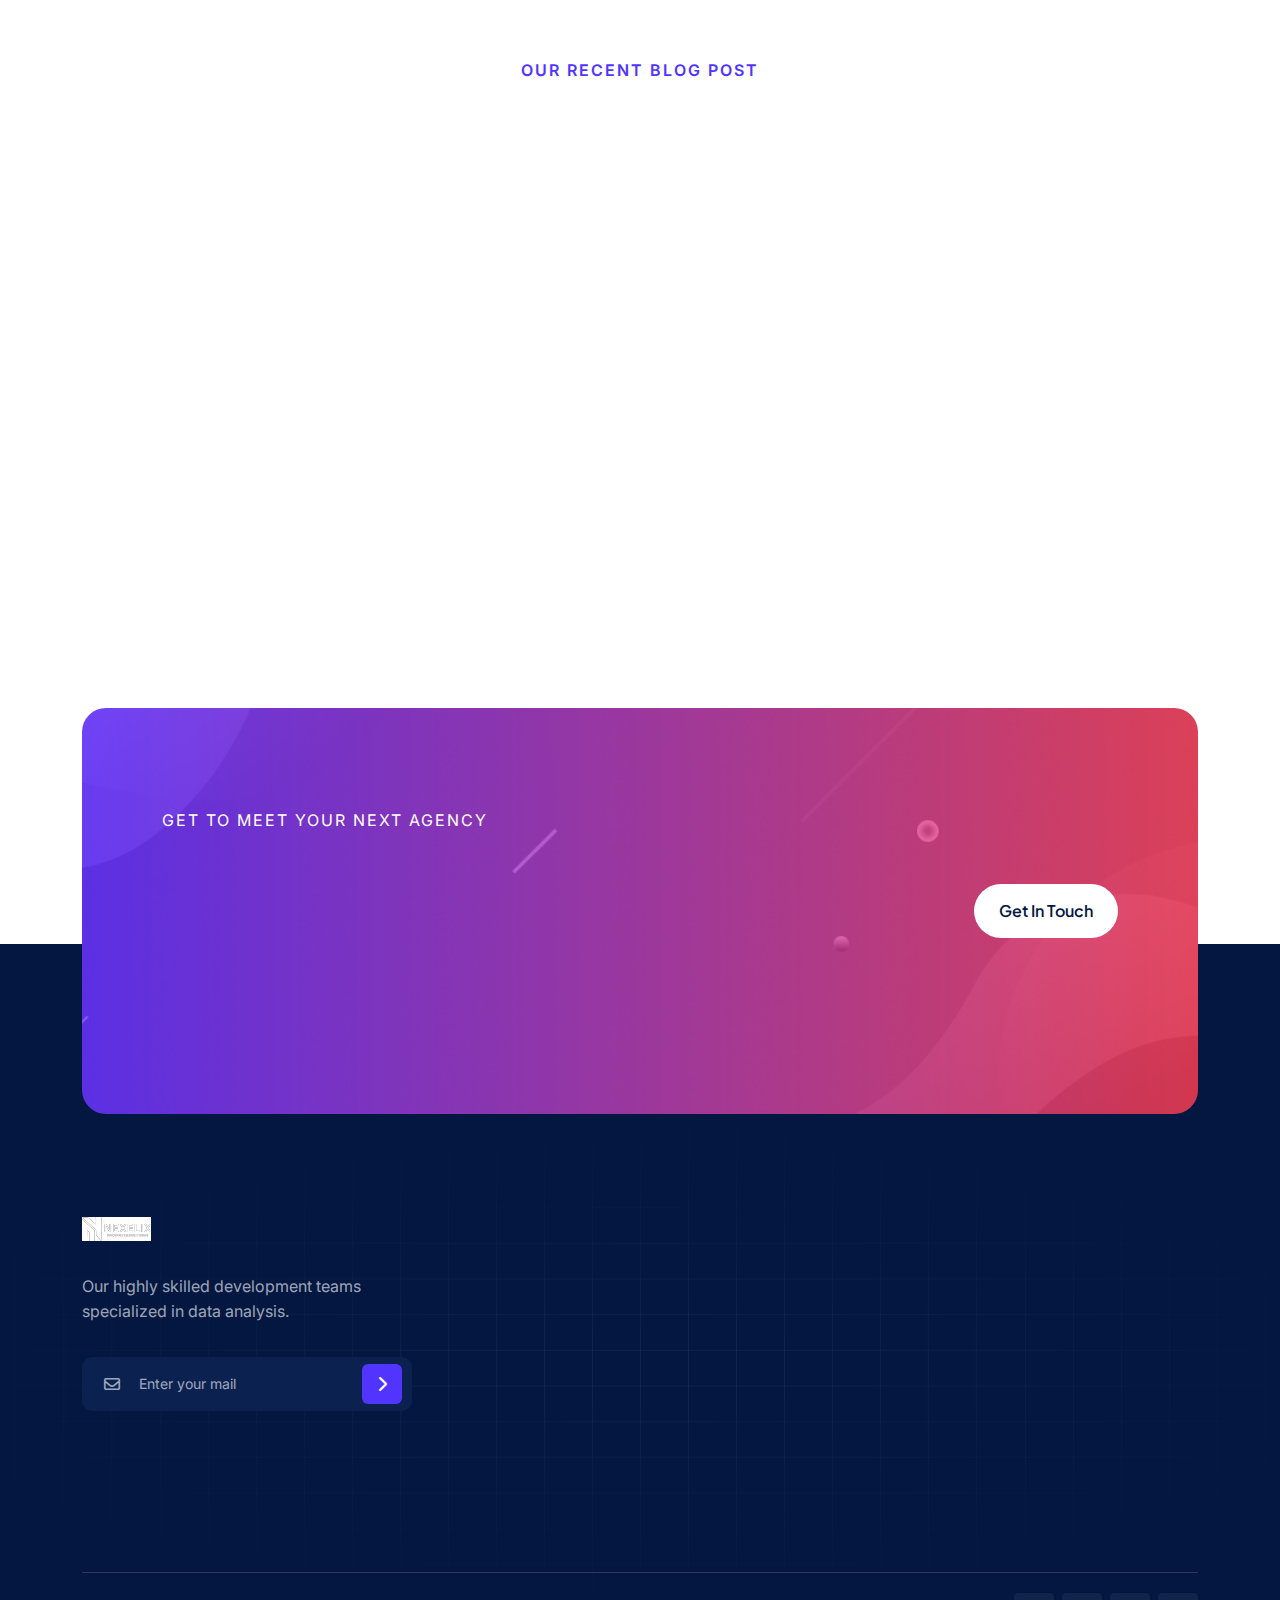
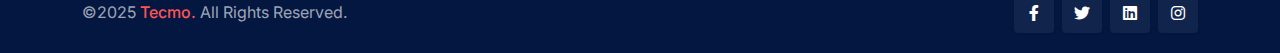
<file: nexelix/buyer-file/main-file/index-2.html>
<!DOCTYPE html>
<html lang="en">
<!--<< Header Area >>-->

<head>
    <!-- ========== Meta Tags ========== -->
    <meta charset="UTF-8">
    <meta http-equiv="X-UA-Compatible" content="IE=edge">
    <meta name="viewport" content="width=device-width, initial-scale=1">
    <meta name="author" content="authorName">
    <meta name="description" content="Tecmo - IT Solution and Technology HTML Template">
    <!-- ======== Page title ============ -->
    <title>Tecmo - IT Solution and Technology HTML Template</title>
    <!--<< Favcion >>-->
    <link rel="shortcut icon" href="assets/img/logo/favs.png">
    <!--<< Bootstrap min.css >>-->
    <link rel="stylesheet" href="assets/css/bootstrap.min.css">
    <!--<< All Min Css >>-->
    <link rel="stylesheet" href="assets/css/all.min.css">
    <!--<< Animate.css >>-->
    <link rel="stylesheet" href="assets/css/animate.css">
    <!--<< Magnific Popup.css >>-->
    <link rel="stylesheet" href="assets/css/magnific-popup.css">
    <!--<< MeanMenu.css >>-->
    <link rel="stylesheet" href="assets/css/meanmenu.css">
    <!--<< Swiper Bundle.css >>-->
    <link rel="stylesheet" href="assets/css/swiper-bundle.min.css">
    <!--<< Nice Select.css >>-->
    <link rel="stylesheet" href="assets/css/nice-select.css">
    <!--<< Main.css >>-->
    <link rel="stylesheet" href="assets/css/main.css">
</head>

<body>

    <!-- Preloader Start -->
    <div id="preloader" class="preloader">
        <div class="animation-preloader">
            <div class="spinner">
            </div>
            <div class="txt-loading">
                <span data-text-preloader="T" class="letters-loading">
                    T
                </span>
                <span data-text-preloader="E" class="letters-loading">
                    E
                </span>
                <span data-text-preloader="C" class="letters-loading">
                    C
                </span>
                <span data-text-preloader="M" class="letters-loading">
                    M
                </span>
                <span data-text-preloader="O" class="letters-loading">
                    O
                </span>
            </div>
            <p class="text-center">Loading</p>
        </div>
        <div class="loader">
            <div class="row">
                <div class="col-3 loader-section section-left">
                    <div class="bg"></div>
                </div>
                <div class="col-3 loader-section section-left">
                    <div class="bg"></div>
                </div>
                <div class="col-3 loader-section section-right">
                    <div class="bg"></div>
                </div>
                <div class="col-3 loader-section section-right">
                    <div class="bg"></div>
                </div>
            </div>
        </div>
    </div>

    <!-- Start Cursor Pointer -->
    <div class="mouse-follower">
        <span class="cursor-outline"></span>
        <span class="cursor-dot"></span>
    </div>
    <!-- End Cursor Pointer -->

    <!-- Header Top Start -->
    <div class="header-top-section d-lg-block d-none bg-color3 py-2">
        <div class="container">
            <div class="sub-header-wrapper d-flex align-items-center justify-content-between">
                <a href="#" class="d-flex align-items-center gap-2 white fs-eight">
                    <i class="fa-regular fa-clock"></i> Monday - Friday : 8:30 AM to 6:30 PM
                </a>
                <div class="right-top-cont d-flex align-items-center gap-5">
                    <div class="d-flex align-items-center gap-2">
                        <i class="fa-solid fa-globe white"></i>
                        <select name="language">
                            <option value="1">English</option>
                            <option value="2">Hindi</option>
                            <option value="3">Spanish</option>
                            <option value="4">Bangla</option>
                        </select>
                    </div>
                    <div class="line"></div>
                    <div class="social-custom d-flex align-items-center gap-xl-3 gap-3">
                        <a href="#" class=" black"><i class="fab fa-facebook-f white65 fs-six"></i></a>
                        <a href="#" class=" black"><i class="fa-brands fa-twitter white65 fs-six"></i></a>
                        <a href="#" class=" black"><i class="fa-brands fa-linkedin-in white65 fs-six"></i></a>
                        <a href="#" class=" black"><i class="fa-brands fa-instagram white65 fs-six"></i></a>
                    </div>
                </div>
            </div>
        </div>
    </div>
    <!-- Header Top End -->

    <!-- Offcanvas Area Start -->
    <div class="fix-area">
        <div class="offcanvas__info">
            <div class="offcanvas__wrapper">
                <div class="offcanvas__content">
                    <div class="offcanvas__top mb-4 d-flex justify-content-between align-items-center">
                        <div class="offcanvas__logo">
                            <a href="index.html">
                                <img src="assets/img/logo/logo.png" alt="logo-img">
                            </a>
                        </div>
                        <div class="offcanvas__close">
                            <button>
                                <i class="fas fa-times"></i>
                            </button>
                        </div>
                    </div>

                    <div class="mobile-menu fix mb-3"></div>
                    <div class="offcanvas__contact">
                        <h4 class="n900-clr">Contact Info</h4>
                        <ul class="d-grid gap-2 mb-5">
                            <li class="d-flex align-items-center">
                                <div class="offcanvas__contact-icon">
                                    <i class="fal fa-map-marker-alt"></i>
                                </div>
                                <div class="offcanvas__contact-text">
                                    <a target="_blank" href="#">3517 W. Gray St. Utica, Pennsylvania</a>
                                </div>
                            </li>
                            <li class="d-flex align-items-center">
                                <div class="offcanvas__contact-icon mr-15">
                                    <i class="fal fa-envelope"></i>
                                </div>
                                <div class="offcanvas__contact-text">
                                    <a href="mailto:info@example.com"><span
                                            class="mailto:info@example.com">alma.lawson@example.com</span></a>
                                </div>
                            </li>
                            <li class="d-flex align-items-center">
                                <div class="offcanvas__contact-icon mr-15">
                                    <i class="fal fa-clock"></i>
                                </div>
                                <div class="offcanvas__contact-text">
                                    <a target="_blank" href="#">Sun-friday, 02am -09pm</a>
                                </div>
                            </li>
                            <li class="d-flex align-items-center">
                                <div class="offcanvas__contact-icon mr-15">
                                    <i class="far fa-phone"></i>
                                </div>
                                <div class="offcanvas__contact-text">
                                    <a href="tel:+11002345909">(219) 555-0114</a>
                                </div>
                            </li>
                        </ul>
                        <div class="header-button mt-4">
                            <a href="contact.html" class="theme-btn p2-bg text-center">
                                <span>
                                    Get A Quote
                                    <span class="ani-arrow">
                                        <i class="fa-solid fa-arrow-right-long"></i>
                                    </span>
                                </span>
                            </a>
                        </div>
                        <div class="social-icon d-flex align-items-center">
                            <a href="#"><i class="fab fa-facebook-f"></i></a>
                            <a href="#"><i class="fab fa-twitter"></i></a>
                            <a href="#"><i class="fa-brands fa-instagram"></i></a>
                            <a href="#"><i class="fa-brands fa-pinterest-p"></i></a>
                        </div>
                    </div>
                </div>
            </div>
        </div>
    </div>
    <div class="offcanvas__overlay"></div>

    <!-- Header Section Start -->
    <header id="header-sticky" class="header-1 header-style2 w-100">
        <div class="container">
            <div class="mega-menu-wrapper">
                <div class="header-main">
                    <div class="header-left">
                        <div class="logo">
                            <a href="index.html" class="header-logo">
                                <img src="assets/img/logo/logo.png" alt="logo-img">
                            </a>
                        </div>
                    </div>
                    <div class="header-right d-flex justify-content-end align-items-center">
                        <div class="mean__menu-wrapper">
                            <div class="main-menu">
                                <nav id="mobile-menu">
                                    <ul>
                                        <li class="has-dropdown active menu-thumb">
                                            <a href="index.html">
                                                Home
                                                <i class="fas fa-angle-down"></i>
                                            </a>
                                            <ul class="submenu has-homemenu">
                                                <li>
                                                    <div class="homemenu-items">
                                                        <div class="homemenu">
                                                            <div class="homemenu-thumb">
                                                                <img src="assets/img/header/home1.png" alt="img">
                                                                <div class="demo-button">
                                                                    <a href="index.html" class="theme-btn">
                                                                        <span>Home 01</span>
                                                                    </a>
                                                                </div>
                                                            </div>
                                                            <div class="homemenu-content text-center">
                                                                <h4 class="homemenu-title">
                                                                    <a href="index.html">Home Version 01</a>
                                                                </h4>
                                                            </div>
                                                        </div>
                                                        <div class="homemenu">
                                                            <div class="homemenu-thumb">
                                                                <img src="assets/img/header/home2.png" alt="img">
                                                                <div class="demo-button">
                                                                    <a href="index-2.html" class="theme-btn">
                                                                        <span>Home 02</span>
                                                                    </a>
                                                                </div>
                                                            </div>
                                                            <div class="homemenu-content text-center">
                                                                <h4 class="homemenu-title">
                                                                    <a href="index-2.html">Home Version 02</a>
                                                                </h4>
                                                            </div>
                                                        </div>
                                                        <div class="homemenu">
                                                            <div class="homemenu-thumb">
                                                                <img src="assets/img/header/home3.png" alt="img">
                                                                <div class="demo-button">
                                                                    <a href="index-3.html" class="theme-btn">
                                                                        <span>Home 03</span>
                                                                    </a>
                                                                </div>
                                                            </div>
                                                            <div class="homemenu-content text-center">
                                                                <h4 class="homemenu-title">
                                                                    <a href="index-3.html">Home Version 03</a>
                                                                </h4>
                                                            </div>
                                                        </div>
                                                        <div class="homemenu">
                                                            <div class="homemenu-thumb">
                                                                <img src="assets/img/header/home4.png" alt="img">
                                                                <div class="demo-button">
                                                                    <a href="index-4.html" class="theme-btn">
                                                                        <span>Home 04</span>
                                                                    </a>
                                                                </div>
                                                            </div>
                                                            <div class="homemenu-content text-center">
                                                                <h4 class="homemenu-title">
                                                                    <a href="index-4.html">Home Version 04</a>
                                                                </h4>
                                                            </div>
                                                        </div>
                                                        <div class="homemenu">
                                                            <div class="homemenu-thumb">
                                                                <img src="assets/img/header/home5.png" alt="img">
                                                                <div class="demo-button">
                                                                    <a href="index-5.html" class="theme-btn">
                                                                        <span>Home 05</span>
                                                                    </a>
                                                                </div>
                                                            </div>
                                                            <div class="homemenu-content text-center">
                                                                <h4 class="homemenu-title">
                                                                    <a href="index-5.html">Home Version 05</a>
                                                                </h4>
                                                            </div>
                                                        </div>
                                                    </div>
                                                </li>
                                            </ul>
                                        </li>
                                        <li>
                                            <a href="about.html">About Us</a>
                                        </li>
                                        <li>
                                            <a href="services.html">
                                                Services
                                                <i class="fas fa-angle-down"></i>
                                            </a>
                                            <ul class="submenu">
                                                <li><a href="services.html">Service</a></li>
                                                <li><a href="services-details.html">Service Details</a></li>
                                            </ul>
                                        </li>

                                        <li>
                                            <a href="blog.html">
                                                Blog
                                                <i class="fas fa-angle-down"></i>
                                            </a>
                                            <ul class="submenu">
                                                <li><a href="blog.html">Blog</a></li>
                                                <li><a href="blog-sidebar.html">Blog Sidebar</a></li>
                                                <li><a href="blog-details.html">Blog Details</a></li>
                                            </ul>
                                        </li>
                                        <li class="has-dropdown">
                                            <a href="#0">
                                                Pages
                                                <i class="fas fa-angle-down"></i>
                                            </a>
                                            <ul class="submenu">
                                                <li><a href="team.html">Team</a></li>
                                                <li><a href="team-details.html">Team Details</a></li>
                                                <li><a href="testimonials.html">Testimonial</a></li>
                                                <li><a href="faqs.html">Faqs</a></li>
                                                <li><a href="pricing-plan.html">Pricing Plan</a></li>
                                                <li><a href="portfolio.html">Portfolio</a></li>
                                                <li><a href="portfolio-details.html">Portfolio Details</a></li>
                                                <li><a href="error.html">Error 404</a></li>
                                            </ul>
                                        </li>
                                        <li>
                                            <a href="contact.html">
                                                Contact
                                            </a>
                                        </li>

                                    </ul>
                                </nav>
                            </div>
                        </div>
                        <a href="#0" class="search-trigger search-icon d-xl-none d-block">
                            <i class="fa-solid fa-magnifying-glass black"></i>
                        </a>
                        <div class="header__hamburger d-xl-none d-block my-auto">
                            <div class="sidebar__toggle">
                                <img src="assets/img/icon/menu.png" alt="icon">
                            </div>
                        </div>

                    </div>
                    <div class="header-hamburger-inner d-xl-flex gap-xxl-4 gap-xl-3 align-items-center d-none">
                        <a href="#0" class="search-trigger search-icon d-xl-block d-none fs-five">
                            <i class="fa-solid fa-magnifying-glass black"></i>
                        </a>
                        <a href="contact.html"
                            class="common-btn box-style cmn-style1 d-inline-flex justify-content-center align-items-center gap-xxl-2 gap-2 fs18 fw-semibold white overflow-hidden rounded-5 p3-bg">
                            Get Started
                        </a>
                        <div class="header__hamburger my-auto d-xl-none d-block">
                            <div class="sidebar__toggle">
                                <img src="assets/img/icon/menu.png" alt="icon">
                            </div>
                        </div>
                    </div>
                </div>
            </div>
        </div>
    </header>

    <!-- Banner Section Start -->
    <section class="banner-section2 fix">
        <div class="container">
            <div class="row g-4 justify-content-lg-between justify-content-center align-items-center">
                <div class="col-lg-6">
                    <div class="banner-content text-lg-start text-center">
                        <span
                            class="hero-badge text-decoration-underline text-uppercase fs-seven mb-4 d-inline-block white wow fadeInUp"
                            data-wow-delay=".4s">
                            WELCOME TO IT COMPANY INSTITUTE
                        </span>
                        <h1 class="white mb-md-4 mb-3 pb-lg-2 d-block wow fadeInUp" data-wow-delay=".5s">
                            Delivering tech
                            solutions for
                            your company
                        </h1>
                        <p class="white75 fs-seven mb-lg-5 mb-4 pb-lg-0 pb-sm-2 pb-1 wow fadeInUp" data-wow-delay=".6s">
                            We provide the most responsive and functional IT design for companies
                            and businesses worldwide. We are trusted IT company since 1996
                        </p>
                        <div class="d-flex justify-content-lg-start justify-content-center align-items-center gap-sm-3 gap-1 wow fadeInUp"
                            data-wow-delay=".7s">
                            <div class="">
                                <a href="portfolio.html"
                                    class="common-btn box-style cmn-style1 box-bg w-100 white d-inline-flex justify-content-center align-items-center gap-xxl-2 gap-2 overflow-hidden rounded-5">
                                    Work With Us
                                </a>
                            </div>
                            <div class="">
                                <a href="services.html"
                                    class="common-btn box-style cmn-style1 w-100 white d-inline-flex justify-content-center align-items-center gap-xxl-2 gap-2 overflow-hidden bg-transparent rounded-5 n0-border">
                                    View Services
                                </a>
                            </div>
                        </div>
                    </div>
                </div>
                <div class="col-lg-5">
                    <div class="banner-thumb2-wrap mt-lg-0 mt-3">
                        <div class="thumb1">
                            <img src="assets/img/banner/hero2-thumb.png" alt="img">
                        </div>
                        <!-- Ele -->
                        <img src="assets/img/element/flowwer-ele.png" alt="img" class="flower-ele">
                        <img src="assets/img/element/line-card.png" alt="img" class="line-card">
                        <img src="assets/img/element/box-card.png" alt="img" class="box-card">
                        <img src="assets/img/element/dot-cmns.png" alt="img" class="cmns-dots">
                    </div>
                </div>
            </div>
        </div>
        <!--  -->
        <img src="assets/img/element/dot-cmns.png" alt="img" class="cmns-dots">
    </section>
    <!-- Banner Section Start -->

    <!-- network Section Start -->
    <section class="network-section fix space-top">
        <div class="container">
            <div class="row justify-content-center mb-lg-5 mb-4 pb-3 text-center">
                <div class="col-lg-8">
                    <div class="section-title">
                        <h2 class="wow fadeInUp black fw-bold visible-slowly-right" data-wow-delay=".3s">
                            Quickly drive interoperable portals via
                            technology economically and
                            sound networks website
                        </h2>
                    </div>
                </div>
            </div>
            <div class="row g-4">
                <div class="col-sm-6 col-lg-4 wow fadeInUp" data-wow-delay=".3s">
                    <div class="netwrok-items border-top pt-4">
                        <span class="d-flex align-items-center gap-2 fs-six pra fw-semibold mb-4 pb-lg-3">
                            <i class="fas fa-circle p1-clr fs-eight"></i> Problem solved
                        </span>
                        <div class="content d-flex align-items-center gap-0 mb-4 pb-xl-3 pb-1">
                            <span class="count">98</span>
                            <span>%</span>
                        </div>
                        <p class="pra fs-seven">
                            In semper tempus diam, sed sollicitudin urna dapibus eu. Aliquam commodo aliquet
                        </p>
                    </div>
                </div>
                <div class="col-sm-6 col-lg-4 wow fadeInUp" data-wow-delay=".5s">
                    <div class="netwrok-items border-top pt-4">
                        <span class="d-flex align-items-center gap-2 fs-six pra fw-semibold mb-4 pb-lg-3">
                            <i class="fas fa-circle p1-clr fs-eight"></i> Satisfied clients
                        </span>
                        <div class="content d-flex align-items-center gap-0 mb-4 pb-xl-3 pb-1">
                            <span class="count">200</span>
                            <span>K</span>
                        </div>
                        <p class="pra fs-seven">
                            In semper tempus diam, sed sollicitudin urna dapibus eu. Aliquam commodo aliquet
                        </p>
                    </div>
                </div>
                <div class="col-sm-6 col-lg-4 wow fadeInUp" data-wow-delay=".7s">
                    <div class="netwrok-items border-top pt-4">
                        <span class="d-flex align-items-center gap-2 fs-six pra fw-semibold mb-4 pb-lg-3">
                            <i class="fas fa-circle p1-clr fs-eight"></i> Pro team members
                        </span>
                        <div class="content d-flex align-items-center gap-0 mb-4 pb-xl-3 pb-1">
                            <span class="count">299</span>
                            <span>+</span>
                        </div>
                        <p class="pra fs-seven">
                            In semper tempus diam, sed sollicitudin urna dapibus eu. Aliquam commodo aliquet
                        </p>
                    </div>
                </div>
            </div>
        </div>
    </section>

    <!-- About Section Start -->
    <section class="about-section style2 fix">
        <div class="about-wrapper section-padding">
            <div class="container">
                <div
                    class="row flex-row-reverse justify-content-lg-between justify-content-center g-4 align-items-center">
                    <div class="col-xl-5 col-lg-7">
                        <div class="about-content">
                            <div class="section-title text-lg-start text-center mb-4">
                                <span class="sub-badge p1-clr fw-semibold fs-seven text-uppercase d-block mb-3">
                                    KNOW ABOUT OUR AGENCY
                                </span>
                                <h2 class="mb-xxl-4 mb-3 wow fadeInUp black fw-bold visible-slowly-right"
                                    data-wow-delay=".3s">
                                    Create unique ideas
                                    for your business.
                                </h2>
                                <p class="pra fs-seven">
                                    Over 39,000 people work for us in more than 70 countries all This breadth of global
                                    coverage, combined with specialist.
                                    We understand the importance of approaching.
                                </p>
                            </div>
                            <ul
                                class="about-list d-grid justify-content-center justify-content-lg-start gap-2 border-bottom mb-xl-5 mb-4 pb-xl-5 pb-4">
                                <li class="d-flex align-items-center gap-2">
                                    <span class="icon d-center"><i class="fa-solid fa-check p1-clr fs-eight"></i></span>
                                    <span class="fw-semibold black">
                                        Auctor aliquet aenean simply free text veritatis quis
                                    </span>
                                </li>
                                <li class="d-flex align-items-center gap-2">
                                    <span class="icon d-center"><i class="fa-solid fa-check p1-clr fs-eight"></i></span>
                                    <span class="fw-semibold black">
                                        Consequat ipsum nec lorem sagittis sem nibh.
                                    </span>
                                </li>
                                <li class="d-flex align-items-center gap-2">
                                    <span class="icon d-center"><i class="fa-solid fa-check p1-clr fs-eight"></i></span>
                                    <span class="fw-semibold black">
                                        Exploring version oflorem veritatis proin
                                    </span>
                                </li>
                            </ul>
                            <div class="custom-circle-progress-bar">
                                <div class="inner d-flex align-items-center gap-xxl-4 gap-sm-3 gap-2">
                                    <div class="card-custom">
                                        <div class="circle percentage1">
                                            <div class="bar"></div>
                                            <div class="box"><span></span></div>
                                        </div>
                                    </div>
                                    <span class="fs-six fw_500 pra">
                                        Clients <br>
                                        satisfaction
                                    </span>
                                </div>
                                <div class="inner d-flex align-items-center gap-xxl-4 gap-sm-3 gap-2">
                                    <div class="card-custom">
                                        <div class="circle percentage2">
                                            <div class="bar"></div>
                                            <div class="box"><span></span></div>
                                        </div>
                                    </div>
                                    <span class="fs-six fw_500 pra">
                                        On time <br>
                                        project done
                                    </span>
                                </div>
                            </div>
                        </div>
                    </div>
                    <div class="col-xl-6 col-lg-5">
                        <div class="about-thumb position-relative reveal-left w-100">
                            <img src="assets/img/about/about2-thumb.png" alt="img" class="w-100">
                            <!-- Ele -->
                            <img src="assets/img/element/dot-grp1.png" alt="img" class="about-ele">
                            <img src="assets/img/about/about2-ele.png" alt="img" class="about-ele2">
                        </div>
                    </div>
                </div>
            </div>
        </div>
    </section>

    <!-- Gateway Section Start -->
    <section class="gateway-section2 section-padding bg-color fix">
        <div class="container">
            <div
                class="text-lg-start text-center d-lg-flex d-grid gap-3 flex-lg-nowrap flex-wrap align-items-end justify-content-lg-between justify-content-center pb-md-5 mb-4 pb-2">
                <div class="section-title">
                    <span class="sub-badge p1-clr fw-semibold fs-seven text-uppercase d-block mb-2">
                        WHAT WE OFFER FOR CUSTOMERS
                    </span>
                    <h2 class="wow fadeInUp black fw-bold visible-slowly-right" data-wow-delay=".3s">
                        Dealing in all professional <br>
                        technology services
                    </h2>
                </div>
                <div class="array-button justify-content-lg-start justify-content-center wow fadeInUp"
                    data-wow-delay=".5s">
                    <button class="array-prev whitebg border-0"><i class="fal fa-arrow-left black"></i></button>
                    <button class="array-next whitebg border-0"><i class="fal fa-arrow-right black"></i></button>
                </div>
            </div>
            <div class="gateway-wrapper swiper">
                <div class="swiper-wrapper">
                    <div class="swiper-slide">
                        <div class="gateway-items style2 rounded-4 w-100">
                            <img src="assets/img/services/pro-service1.png" alt="img" class="w-100 rounded-4">
                            <h5 class="static white">IT Consultant</h5>
                            <div class="content2">
                                <h5 class="white mb-xxl-3 mb-2"><a href="services-details.html" class="white">IT
                                        Consultant</a></h5>
                                <p class="white fs-seven mb-xxl-4 mb-xl-3 mb-2 fw-normal">
                                    Since 1985 Reed has pioneered spe
                                    cialist recruitment, sourcing
                                </p>
                                <a href="services-details.html"
                                    class="d-flex align-items-center gap-2 fs-seven fw_500 white">
                                    See More <i class="fas fa-arrow-right"></i>
                                </a>
                            </div>
                        </div>
                    </div>
                    <div class="swiper-slide">
                        <div class="gateway-items style2 rounded-4 w-100">
                            <img src="assets/img/services/pro-service2.png" alt="img" class="w-100 rounded-4">
                            <h5 class="static white">Digital marketing</h5>
                            <div class="content2">
                                <h5 class="white mb-xxl-3 mb-2"><a href="services-details.html" class="white">IT
                                        Consultant</a></h5>
                                <p class="white fs-seven mb-xxl-4 mb-xl-3 mb-2 fw-normal">
                                    Since 1985 Reed has pioneered spe
                                    cialist recruitment, sourcing
                                </p>
                                <a href="services-details.html"
                                    class="d-flex align-items-center gap-2 fs-seven fw_500 white">
                                    See More <i class="fas fa-arrow-right"></i>
                                </a>
                            </div>
                        </div>
                    </div>
                    <div class="swiper-slide">
                        <div class="gateway-items style2 rounded-4 w-100">
                            <img src="assets/img/services/pro-service3.png" alt="img" class="w-100 rounded-4">
                            <h5 class="static white">Data analysis</h5>
                            <div class="content2">
                                <h5 class="white mb-xxl-3 mb-2"><a href="services-details.html" class="white">IT
                                        Consultant</a></h5>
                                <p class="white fs-seven mb-xxl-4 mb-xl-3 mb-2 fw-normal">
                                    Since 1985 Reed has pioneered spe
                                    cialist recruitment, sourcing
                                </p>
                                <a href="services-details.html"
                                    class="d-flex align-items-center gap-2 fs-seven fw_500 white">
                                    See More <i class="fas fa-arrow-right"></i>
                                </a>
                            </div>
                        </div>
                    </div>
                    <div class="swiper-slide">
                        <div class="gateway-items style2 rounded-4 w-100">
                            <img src="assets/img/services/pro-service4.png" alt="img" class="w-100 rounded-4">
                            <h5 class="static white">Security system</h5>
                            <div class="content2">
                                <h5 class="white mb-xxl-3 mb-2"><a href="services-details.html" class="white">IT
                                        Consultant</a></h5>
                                <p class="white fs-seven mb-xxl-4 mb-xl-3 mb-2 fw-normal">
                                    Since 1985 Reed has pioneered spe
                                    cialist recruitment, sourcing
                                </p>
                                <a href="services-details.html"
                                    class="d-flex align-items-center gap-2 fs-seven fw_500 white">
                                    See More <i class="fas fa-arrow-right"></i>
                                </a>
                            </div>
                        </div>
                    </div>
                </div>
            </div>
        </div>
        <div
            class="d-flex flex-sm-nowrap flex-wrap text-sm-start text-center justify-content-center align-items-center gap-2 pra fs-seven px-2 mt-lg-5 mt-4">
            <svg width="24" height="24" viewBox="0 0 24 24" fill="none" xmlns="http://www.w3.org/2000/svg">
                <path
                    d="M10.7905 15.17C10.5905 15.17 10.4005 15.09 10.2605 14.95L7.84055 12.53C7.55055 12.24 7.55055 11.76 7.84055 11.47C8.13055 11.18 8.61055 11.18 8.90055 11.47L10.7905 13.36L15.0905 9.06003C15.3805 8.77003 15.8605 8.77003 16.1505 9.06003C16.4405 9.35003 16.4405 9.83003 16.1505 10.12L11.3205 14.95C11.1805 15.09 10.9905 15.17 10.7905 15.17Z"
                    fill="#5135FF" />
                <path
                    d="M12.0009 22.75C11.3709 22.75 10.7409 22.54 10.2509 22.12L8.67086 20.76C8.51086 20.62 8.11086 20.48 7.90086 20.48H6.18086C4.70086 20.48 3.50086 19.28 3.50086 17.8V16.09C3.50086 15.88 3.36086 15.49 3.22086 15.33L1.87086 13.74C1.05086 12.77 1.05086 11.24 1.87086 10.27L3.22086 8.68C3.36086 8.52 3.50086 8.13 3.50086 7.92V6.2C3.50086 4.72 4.70086 3.52 6.18086 3.52H7.91086C8.12086 3.52 8.52086 3.37 8.68086 3.24L10.2609 1.88C11.2409 1.04 12.7709 1.04 13.7509 1.88L15.3309 3.24C15.4909 3.38 15.8909 3.52 16.1009 3.52H17.8009C19.2809 3.52 20.4809 4.72 20.4809 6.2V7.9C20.4809 8.11 20.6309 8.51 20.7709 8.67L22.1309 10.25C22.9709 11.23 22.9709 12.76 22.1309 13.74L20.7709 15.32C20.6309 15.48 20.4809 15.88 20.4809 16.09V17.79C20.4809 19.27 19.2809 20.47 17.8009 20.47H16.1009C15.8909 20.47 15.4909 20.62 15.3309 20.75L13.7509 22.11C13.2609 22.54 12.6309 22.75 12.0009 22.75ZM6.18086 5.02C5.53086 5.02 5.00086 5.55 5.00086 6.2V7.91C5.00086 8.48 4.73086 9.21 4.36086 9.64L3.01086 11.23C2.66086 11.64 2.66086 12.35 3.01086 12.76L4.36086 14.35C4.73086 14.79 5.00086 15.51 5.00086 16.08V17.79C5.00086 18.44 5.53086 18.97 6.18086 18.97H7.91086C8.49086 18.97 9.22086 19.24 9.66086 19.62L11.2409 20.98C11.6509 21.33 12.3709 21.33 12.7809 20.98L14.3609 19.62C14.8009 19.25 15.5309 18.97 16.1109 18.97H17.8109C18.4609 18.97 18.9909 18.44 18.9909 17.79V16.09C18.9909 15.51 19.2609 14.78 19.6409 14.34L21.0009 12.76C21.3509 12.35 21.3509 11.63 21.0009 11.22L19.6409 9.64C19.2609 9.2 18.9909 8.47 18.9909 7.89V6.2C18.9909 5.55 18.4609 5.02 17.8109 5.02H16.1109C15.5309 5.02 14.8009 4.75 14.3609 4.37L12.7809 3.01C12.3709 2.66 11.6509 2.66 11.2409 3.01L9.66086 4.38C9.22086 4.75 8.48086 5.02 7.91086 5.02H6.18086Z"
                    fill="#5135FF" />
            </svg>

            IT Technology service specially built for your business. <span
                class="p1-clr fw_500 text-decoration-underline">Get Your Solution</span>
        </div>
    </section>

    <!-- Consulting -->
    <section class="consulting-make-section fix pt-5 pb-5">
        <div class="container">
            <div
                class="consulting-wrapper text-lg-start text-center d-lg-flex d-grid gap-4 align-items-center flex-lg-nowrap flex-wrap justify-content-lg-between justify-content-center">
                <div
                    class="make-cont d-lg-flex d-grid align-items-center justify-content-center justify-content-lg-start">
                    <div class="make-author rounded-circle">
                        <img src="assets/img/services/make-author.png" alt="img" class="rounded-circle">
                    </div>
                    <div class="cont">
                        <h3 class="white fw-bold mb-xxl-4 mb-lg-4 mb-3 pb-xxl-1">
                            We ready to make your sites
                        </h3>
                        <ul class="d-grid justify-content-center justify-content-lg-start gap-2">
                            <li
                                class="d-sm-flex d-grid justify-content-center justify-content-sm-start align-items-center gap-2 fs-seven fw_500 white">
                                <i class="far fa-check-circle white"></i> Auctor aliquet aenean simply free text
                                veritatis quis
                            </li>
                            <li
                                class="d-sm-flex d-grid justify-content-center justify-content-sm-start align-items-center gap-2 fs-seven fw_500 white">
                                <i class="far fa-check-circle white"></i> Consequat ipsum nec lorem sagittis sem nibh.
                            </li>
                            <li
                                class="d-sm-flex d-grid justify-content-center justify-content-sm-start align-items-center gap-2 fs-seven fw_500 white">
                                <i class="far fa-check-circle white"></i> Exploring version oflorem veritatis proin
                            </li>
                        </ul>
                    </div>
                </div>
                <div class="con-btn">
                    <a href="contact.html"
                        class="common-btn box-style cmn-style1 d-inline-flex justify-content-center align-items-center gap-xxl-2 gap-2 fs18 fw-semibold black overflow-hidden rounded-5 whitebg">
                        Learn More
                    </a>
                </div>
            </div>
        </div>
    </section>

    <!-- Business  -->
    <section class="business-section fix section-padding">
        <div class="container">
            <div class="section-title text-center mb-lg-4 mb-0 pb-lg-2">
                <h2 class="wow fadeInUp black fw-bold visible-slowly-right" data-wow-delay=".3s">
                    Why we are different from others
                </h2>
            </div>
            <div class="row g-4 justify-content-between">
                <div class="col-lg-5 order-lg-0 order-1">
                    <div class="business-thumbnail position-relative">
                        <img src="assets/img/about/business-thumb.png" alt="img" class="mimg">
                        <!-- Business -->
                        <img src="assets/img/element/line-card.png" alt="img" class="line-card">
                        <img src="assets/img/element/box-card.png" alt="img" class="box-card">
                    </div>
                </div>
                <div class="col-lg-6">
                    <div class="business-content text-lg-start text-center">
                        <p class="pra border-bottom pb-xxl-5 pb-4 mb-xxl-5 mb-4">
                            Applies deep technological expertise in machine learning and artificial
                            intelligence development services to help clients deliver personalization
                            and customer convenience at scale. Find out More
                        </p>
                    </div>
                    <div class="row g-xxl-4 g-md-3 g-4">
                        <div class="col-sm-6">
                            <div class="business-items">
                                <img src="assets/img/icon/business-icon1.png" alt="img" class="mb-4">
                                <h5 class="black mb-md-3 mb-2">
                                    <a href="services-details.html" class="black">End to end development</a>
                                </h5>
                                <p class="pra fs-seven">
                                    Your time is precious, and we that cleaning is really just one more
                                </p>
                            </div>
                        </div>
                        <div class="col-sm-6">
                            <div class="business-items">
                                <img src="assets/img/icon/business-icon2.png" alt="img" class="mb-4">
                                <h5 class="black mb-md-3 mb-2">
                                    <a href="services-details.html" class="black">Technology source</a>
                                </h5>
                                <p class="pra fs-seven">
                                    Your time is precious, and we that cleaning is really just one more
                                </p>
                            </div>
                        </div>
                        <div class="col-sm-6">
                            <div class="business-items">
                                <img src="assets/img/icon/business-icon3.png" alt="img" class="mb-4">
                                <h5 class="black mb-md-3 mb-2">
                                    <a href="services-details.html" class="black">Information manage</a>
                                </h5>
                                <p class="pra fs-seven">
                                    Your time is precious, and we that cleaning is really just one more
                                </p>
                            </div>
                        </div>
                        <div class="col-sm-6">
                            <div class="business-items">
                                <img src="assets/img/icon/business-icon4.png" alt="img" class="mb-4">
                                <h5 class="black mb-md-3 mb-2">
                                    <a href="services-details.html" class="black">Network business</a>
                                </h5>
                                <p class="pra fs-seven">
                                    Your time is precious, and we that cleaning is really just one more
                                </p>
                            </div>
                        </div>
                    </div>
                </div>
            </div>
        </div>
    </section>

    <!-- Feature_studio Section start -->
    <section class="feature-studio-section fix space-bottom">
        <div class="container">
            <div class="row mb-xl-5 mb-4 text-center justify-content-center">
                <div class="col-lg-7">
                    <div class="section-title">
                        <span class="sub-badge p1-clr fw-semibold fs-seven text-uppercase d-block mb-3">
                            OUR FEATURED PROJECTS
                        </span>
                        <h2 class="wow fadeInUp black fw-bold visible-slowly-right" data-wow-delay=".3s">
                            Selected case studies
                        </h2>
                    </div>
                </div>
            </div>
            <div class="custom-images-wrapper" id="img-container">
                <div class="accordion" id="accordionExample">
                    <div class="accordion-item active">
                        <img src="assets/img/watch/hover1.png" alt="img">
                        <div class="conte-box">
                            <div class="box">
                                <div class="serial-inner d-flex align-items-center gap-3 mb-xxl-3 mb-2">
                                    <span class="serial d-center rounded-3">
                                        03
                                    </span>
                                    <h4 class="black"><a href="portfolio-details.html" class="black">Web development</a>
                                    </h4>
                                </div>
                                <p class="pra fs-seven mb-xxl-4 mb-xl-3 mb-2 pb-xxl-1">
                                    The housekeepers we hired are professionals who take pride
                                </p>
                                <a href="portfolio-details.html" class="fs-seven fw-semibold p1-clr">Explore More</a>
                            </div>
                        </div>
                    </div>
                    <div class="accordion-item">
                        <img src="assets/img/watch/hov1.png" alt="img">
                        <div class="conte-box">
                            <div class="box">
                                <div class="serial-inner d-flex align-items-center gap-3 mb-xxl-3 mb-2">
                                    <span class="serial d-center rounded-3">
                                        03
                                    </span>
                                    <h4 class="black"><a href="portfolio-details.html" class="black">Web development</a>
                                    </h4>
                                </div>
                                <p class="pra fs-seven mb-xxl-4 mb-xl-3 mb-2 pb-xxl-1">
                                    The housekeepers we hired are professionals who take pride
                                </p>
                                <a href="portfolio-details.html" class="fs-seven fw-semibold p1-clr">Explore More</a>
                            </div>
                        </div>
                    </div>
                    <div class="accordion-item">
                        <img src="assets/img/watch/hov2.png" alt="img">
                        <div class="conte-box">
                            <div class="box">
                                <div class="serial-inner d-flex align-items-center gap-3 mb-xxl-3 mb-2">
                                    <span class="serial d-center rounded-3">
                                        03
                                    </span>
                                    <h4 class="black"><a href="portfolio-details.html" class="black">Web development</a>
                                    </h4>
                                </div>
                                <p class="pra fs-seven mb-xxl-4 mb-xl-3 mb-2 pb-xxl-1">
                                    The housekeepers we hired are professionals who take pride
                                </p>
                                <a href="portfolio-details.html" class="fs-seven fw-semibold p1-clr">Explore More</a>
                            </div>
                        </div>
                    </div>
                    <div class="accordion-item">
                        <img src="assets/img/watch/hov3.png" alt="img">
                        <div class="conte-box">
                            <div class="box">
                                <div class="serial-inner d-flex align-items-center gap-3 mb-xxl-3 mb-2">
                                    <span class="serial d-center rounded-3">
                                        03
                                    </span>
                                    <h4 class="black"><a href="portfolio-details.html" class="black">Web development</a>
                                    </h4>
                                </div>
                                <p class="pra fs-seven mb-xxl-4 mb-xl-3 mb-2 pb-xxl-1">
                                    The housekeepers we hired are professionals who take pride
                                </p>
                                <a href="portfolio-details.html" class="fs-seven fw-semibold p1-clr">Explore More</a>
                            </div>
                        </div>
                    </div>
                </div>
            </div>
        </div>
    </section>

    <!-- Audit Section start -->
    <section class="audit-section fix">
        <div class="container">
            <div class="row g-4 justify-content-between">
                <div class="col-lg-6"></div>
                <div class="col-lg-6">
                    <div class="audit-content">
                        <div class="section-title">
                            <span class="sub-badge p1-clr fw-semibold fs-seven text-uppercase d-block mb-xxl-4 mb-3">
                                ARRANGE A
                            </span>
                            <h2 class="wow fadeInUp black fw-bold visible-slowly-right mb-xxl-4 mb-md-3 mb-2"
                                data-wow-delay=".3s">
                                Free IT audit
                            </h2>
                            <p class="pra mb-xl-4 mb-4 pb-xl-2">
                                We believe in four pillars of influence that drive our growth. This is ingrained in
                                everything we do We use technology
                            </p>
                            <a href="contact.html"
                                class="common-btn box-style cmn-style1 box-bg white d-inline-flex justify-content-center align-items-center gap-xxl-2 gap-2 overflow-hidden rounded-5">
                                Tell Us How We Can Help
                            </a>
                            <ul class="d-flex align-items-center gap-xxl-4 gap-sm-3 gap-2 flex-wrap mt-4 pt-lg-2">
                                <li class="d-flex align-items-center gap-2 black fs-eight fw_500">
                                    <i class="fas fa-check p3-clr"></i> Quick response
                                </li>
                                <li class="d-flex align-items-center gap-2 black fs-eight fw_500">
                                    <i class="fas fa-check p3-clr"></i> Save time and money
                                </li>
                            </ul>
                        </div>
                    </div>
                </div>
            </div>
        </div>
    </section>

    <!-- Technology Section start -->
    <section class="techlogy-groth-section fix border-bottom section-padding">
        <div class="container">
            <div class="row g-4 space-bottom justify-content-center">
                <div class="col-xl-4 col-lg-9 text-xl-start text-center mb-xl-0 mb-md-3">
                    <div class="growth-path-item">
                        <div class="section-title">
                            <span class="sub-badge p1-clr fw-semibold fs-seven text-uppercase d-block mb-2">
                                TECHNOLOGY GROWTH
                            </span>
                            <h2 class="wow fadeInUp black fw-bold visible-slowly-right" data-wow-delay=".3s">
                                We’re the stand
                                out expert tech
                                in business
                            </h2>
                        </div>
                    </div>
                </div>
                <div class="col-xl-4 col-lg-6 col-md-6 text-md-start text-center">
                    <div class="growth-path-item">
                        <div class="boxes">
                            <p class="pra mb-md-4 mb-2 pb-xl-1">
                                An IT firm or MSP who keeps your IT running smoothly at all times is like a plumber who
                                fixes your pipes; that’s what
                                they are
                            </p>
                            <p class="pra">
                                supposed to do. Many IT firms struggle. Below is just a small sample of some
                            </p>
                        </div>
                    </div>
                </div>
                <div class="col-xl-4 col-lg-6 col-md-6">
                    <div class="growth-path-item company-infowrapper p-0 m-0 bg-transparent">
                        <div class="progress_bar d-grid gap-xxl-4 gap-3">
                            <div class="progress_bar_item">
                                <div class="d-flex align-items-center justify-content-between mb-xxl-2 mb-2">
                                    <div class="item_label black fw-semibold">Software</div>
                                    <div class="item_value p1-clr fw-semibold">85%</div>
                                </div>
                                <div class="item_bar">
                                    <div class="progress" data-progress="90" style="width: 85%;"></div>
                                </div>
                            </div>
                            <div class="progress_bar_item">
                                <div class="d-flex align-items-center justify-content-between mb-xxl-2 mb-2">
                                    <div class="item_label black fw-semibold">Development</div>
                                    <div class="item_value p1-clr fw-semibold">55%</div>
                                </div>
                                <div class="item_bar">
                                    <div class="progress" data-progress="75" style="width: 55%;"></div>
                                </div>
                            </div>
                            <div class="progress_bar_item">
                                <div class="d-flex align-items-center justify-content-between mb-xxl-2 mb-2">
                                    <div class="item_label black fw-semibold">Technology</div>
                                    <div class="item_value p1-clr fw-semibold">95%</div>
                                </div>
                                <div class="item_bar">
                                    <div class="progress" data-progress="80" style="width: 95%;"></div>
                                </div>
                            </div>
                        </div>
                    </div>
                </div>
            </div>
            <div class="sponsor-wrapper swiper">
                <div class="swiper-wrapper">
                    <div class="swiper-slide">
                        <div class="sponsor-item">
                            <img src="assets/img/sponsor/google.png" alt="img">
                        </div>
                    </div>
                    <div class="swiper-slide">
                        <div class="sponsor-item">
                            <img src="assets/img/sponsor/amazon.png" alt="img">
                        </div>
                    </div>
                    <div class="swiper-slide">
                        <div class="sponsor-item">
                            <img src="assets/img/sponsor/mircrosoft.png" alt="img">
                        </div>
                    </div>
                    <div class="swiper-slide">
                        <div class="sponsor-item">
                            <img src="assets/img/sponsor/ola.png" alt="img">
                        </div>
                    </div>
                    <div class="swiper-slide">
                        <div class="sponsor-item">
                            <img src="assets/img/sponsor/fedex.png" alt="img">
                        </div>
                    </div>
                    <div class="swiper-slide">
                        <div class="sponsor-item">
                            <img src="assets/img/sponsor/walmart.png" alt="img">
                        </div>
                    </div>
                </div>
            </div>
        </div>
    </section>
    <!-- Technology Section end -->

    <!-- Testimonial2 Section Start -->
    <section class="testimonial-section2 fix section-padding">
        <div class="container position-relative">
            <div class="row g-4 justify-content-center">
                <div class="col-lg-10 position-relative">
                    <div class="testimonial-wrapper2 swiper">
                        <div class="swiper-wrapper">
                            <div class="swiper-slide">
                                <div class="testimonial-item2 text-center">
                                    <img src="assets/img/testimonial/quote.png" alt="img" class="mb-lg-5 mb-4 quote">
                                    <h3 class="black mb-lg-5 mb-4">
                                        There are many variations passages Lorem Ipsum available the majority suffered
                                        alteration in some form by injected
                                        humour randomised look embarrassing
                                    </h3>
                                    <p
                                        class="d-inline-flex align-items-center gap-2 px-4 py-2 bg-color fs-five fw-semibold p1-clr rounded-5 mb-lg-5 mb-4">
                                        Darrell Steward <span class="pra fw-normal">Ui/Ux Designer</span>
                                    </p>

                                </div>
                            </div>
                        </div>
                    </div>
                </div>
                <div class="col-lg-10">
                    <div class="testimonial-author-wrap">
                        <div class="testimonial-author-inner">
                            <div class="author rounded-circle">
                                <img src="assets/img/testimonial/author1.png" alt="img" class="rounded-circle">
                            </div>
                            <div class="author rounded-circle">
                                <img src="assets/img/testimonial/author2.png" alt="img" class="rounded-circle">
                            </div>
                            <div class="author rounded-circle">
                                <img src="assets/img/testimonial/author3.png" alt="img" class="rounded-circle">
                            </div>
                            <div class="author rounded-circle">
                                <img src="assets/img/testimonial/author4.png" alt="img" class="rounded-circle">
                            </div>
                            <div class="author rounded-circle">
                                <img src="assets/img/testimonial/author5.png" alt="img" class="rounded-circle">
                            </div>
                            <div class="author rounded-circle">
                                <img src="assets/img/testimonial/author6.png" alt="img" class="rounded-circle">
                            </div>
                            <div class="author rounded-circle">
                                <img src="assets/img/testimonial/author7.png" alt="img" class="rounded-circle">
                            </div>
                        </div>
                        <div class="testimonial-author-inner">
                            <div class="author rounded-circle">
                                <img src="assets/img/testimonial/author8.png" alt="img" class="rounded-circle">
                            </div>
                            <div class="author rounded-circle">
                                <img src="assets/img/testimonial/author9.png" alt="img" class="rounded-circle">
                            </div>
                            <div class="author rounded-circle">
                                <img src="assets/img/testimonial/author10.png" alt="img" class="rounded-circle">
                            </div>
                            <div class="author rounded-circle">
                                <img src="assets/img/testimonial/author11.png" alt="img" class="rounded-circle">
                            </div>
                        </div>
                    </div>
                </div>
            </div>
            <!-- Ele -->
            <img src="assets/img/testimonial/map-quote.png" alt="img" class="map-quote">
        </div>
    </section>
    <!-- Testimonial2 Section end -->

    <!-- Custom Section Start -->
    <section class="custom-contact-section bg-color2 fix">
        <div class="container-fluid p-0">
            <div class="row g-0 align-items-center">
                <div class="col-lg-5 order-lg-0 order-1">
                    <div class="contact-thumb1 w-100">
                        <img src="assets/img/contact/contact-thumb1.png" alt="img" class="w-100">
                    </div>
                </div>
                <div class="col-lg-7">
                    <div class="custom-contact-form">
                        <div class="box">
                            <h3 class="black mb-4 pb-lg-2">Let’s collaborate with us</h3>
                            <div class="d-flex align-items-center gap-xxl-5 gap-xl-4 gap-sm-3 gap-2 flex-wrap mb-40">
                                <a href="#" class="d-flex align-items-center gap-1 pra fw_500">
                                    <span class="cion p1-bg d-center rounded-circle">
                                        <i class="fas fa-phone-volume"></i>
                                    </span>
                                    (+806) 000 88 99
                                </a>
                                <a href="#" class="d-flex align-items-center gap-1 pra fw_500">
                                    <span class="cion p1-bg d-center rounded-circle">
                                        <svg width="18" height="18" viewBox="0 0 18 18" fill="none"
                                            xmlns="http://www.w3.org/2000/svg">
                                            <path
                                                d="M6.1 8.99946C6.1 9.16515 5.96569 9.29946 5.8 9.29946C5.63431 9.29946 5.5 9.16515 5.5 8.99946C5.5 8.83378 5.63431 8.69946 5.8 8.69946C5.96569 8.69946 6.1 8.83378 6.1 8.99946ZM9.3 8.99946C9.3 9.16515 9.16569 9.29946 9 9.29946C8.83431 9.29946 8.7 9.16515 8.7 8.99946C8.7 8.83378 8.83431 8.69946 9 8.69946C9.16569 8.69946 9.3 8.83378 9.3 8.99946ZM12.5 8.99946C12.5 9.16515 12.3657 9.29946 12.2 9.29946C12.0343 9.29946 11.9 9.16515 11.9 8.99946C11.9 8.83378 12.0343 8.69946 12.2 8.69946C12.3657 8.69946 12.5 8.83378 12.5 8.99946Z"
                                                stroke="white" />
                                            <path
                                                d="M13 2.07026C11.8233 1.38958 10.4571 1 9 1C4.58172 1 1 4.58172 1 9C1 10.2797 1.30049 11.4893 1.83477 12.562C1.97675 12.847 2.02401 13.1729 1.94169 13.4805L1.46521 15.2613C1.25836 16.0344 1.96561 16.7416 2.73868 16.5348L4.51951 16.0583C4.82715 15.976 5.15297 16.0233 5.43802 16.1652C6.51069 16.6995 7.72025 17 9 17C13.4183 17 17 13.4183 17 9C17 7.54285 16.6104 6.17669 15.9297 5"
                                                stroke="white" stroke-width="1.5" stroke-linecap="round" />
                                        </svg>
                                    </span>
                                    contact@info.com
                                </a>
                            </div>
                            <form action="#0" class="row g-4">
                                <div class="col-lg-6 wow fadeInUp" data-wow-delay=".3s">
                                    <div class="form-grp">
                                        <input type="text" placeholder="Enter your name">
                                    </div>
                                </div>
                                <div class="col-lg-6 wow fadeInUp" data-wow-delay=".4s">
                                    <div class="form-grp">
                                        <input type="email" placeholder="Enter your email">
                                    </div>
                                </div>
                                <div class="col-lg-6 wow fadeInUp" data-wow-delay=".3s">
                                    <div class="form-grp">
                                        <input type="text" placeholder="Mobile no">
                                    </div>
                                </div>
                                <div class="col-lg-6 wow fadeInUp" data-wow-delay=".5s">
                                    <div class="form-grp">
                                        <input type="text" placeholder="Company">
                                    </div>
                                </div>
                                <div class="col-lg-12 wow fadeInUp" data-wow-delay=".4s">
                                    <div class="form-grp">
                                        <textarea name="message" rows="5" placeholder="Your message"></textarea>
                                    </div>
                                </div>
                                <div class="col-lg-12 wow fadeInUp" data-wow-delay=".5s">
                                    <div class="btn-ara">
                                        <a href="contact.html"
                                            class="common-btn box-style cmn-style1 box-bg white d-inline-flex justify-content-center align-items-center gap-xxl-2 gap-2 overflow-hidden rounded-5">
                                            Send Message
                                        </a>
                                    </div>
                                </div>
                            </form>
                        </div>
                    </div>
                </div>
            </div>
        </div>
    </section>
    <!-- Custom Section end -->

    <!-- News Section Start -->
    <section class="news-section section-padding fix">
        <div class="container">
            <div class="section-title mb-60 text-center">
                <span class="sub-badge p1-clr fw-semibold fs-seven text-uppercase d-block mb-2">
                    OUR RECENT BLOG POST
                </span>
                <h2 class="wow fadeInUp black fw-bold visible-slowly-right" data-wow-delay=".3s">
                    Read the latest news
                </h2>
            </div>
            <div class="news-wrapper">
                <div class="row justify-content-center g-4">
                    <div class="col-xl-4 col-md-6 wow fadeInUp" data-wow-delay=".3s">
                        <div class="news-single-items style2 rounded-3 p-xxl-2 p-1 border overflow-hidden style1">
                            <div class="news-content">
                                <div class="d-flex align-items-center gap-2 mb-lg-4 mb-3">
                                    <span
                                        class="trns blog-badge1 z-1 fw_500 bg-color d-inline-block py-xl-1 py-1 px-3 rounded-1 text-uppercase fs-eight pra">
                                        TECHNOLOGY
                                    </span>
                                    <span
                                        class="trns blog-badge1 z-1 fw_500 bg-color d-inline-block py-xl-1 py-1 px-3 rounded-1 text-uppercase fs-eight pra">
                                        IDEAS
                                    </span>
                                </div>
                                <h4 class="mb-0">
                                    <a href="blog-details.html" class="black visible-slowly-right">
                                        Let’s understand different types of data backups
                                    </a>
                                </h4>
                            </div>
                            <a href="blog-details.html"
                                class="news-image d-center position-relative rounded-3 overflow-hidden">
                                <img src="assets/img/blog/blog-grid4.png" alt="news-img"
                                    class="rounded-3 overflow-hidden">
                                <span class="details-info fs-eight fw_500 white d-flex align-items-center gap-2">
                                    Details
                                    <span class="arrow d-center rounded-circle p3-bg white">
                                        <i class="fas fa-arrow-right"></i>
                                    </span>
                                </span>
                            </a>
                        </div>
                    </div>
                    <div class="col-xl-4 col-md-6 wow fadeInUp" data-wow-delay=".4s">
                        <div class="news-single-items style2 rounded-3 p-xxl-2 p-1 border overflow-hidden style1">
                            <div class="news-content">
                                <div class="d-flex align-items-center gap-2 mb-lg-4 mb-3">
                                    <span
                                        class="trns blog-badge1 z-1 fw_500 bg-color d-inline-block py-xl-1 py-1 px-3 rounded-1 text-uppercase fs-eight pra">
                                        TECHNOLOGY
                                    </span>
                                    <span
                                        class="trns blog-badge1 z-1 fw_500 bg-color d-inline-block py-xl-1 py-1 px-3 rounded-1 text-uppercase fs-eight pra">
                                        IDEAS
                                    </span>
                                </div>
                                <h4 class="mb-0">
                                    <a href="blog-details.html" class="black visible-slowly-right">
                                        Mauris are diam cur maximus ante at, blandit risus.
                                    </a>
                                </h4>
                            </div>
                            <a href="blog-details.html"
                                class="news-image d-center position-relative rounded-3 overflow-hidden">
                                <img src="assets/img/blog/blog-grid35.png" alt="news-img"
                                    class="rounded-3 overflow-hidden">
                                <span class="details-info fs-eight fw_500 white d-flex align-items-center gap-2">
                                    Details
                                    <span class="arrow d-center rounded-circle p3-bg white">
                                        <i class="fas fa-arrow-right"></i>
                                    </span>
                                </span>
                            </a>
                        </div>
                    </div>
                    <div class="col-xl-4 col-md-6 wow fadeInUp" data-wow-delay=".5s">
                        <div class="news-single-items style2 rounded-3 p-xxl-2 p-1 border overflow-hidden style1">
                            <div class="news-content">
                                <div class="d-flex align-items-center gap-2 mb-lg-4 mb-3">
                                    <span
                                        class="trns blog-badge1 z-1 fw_500 bg-color d-inline-block py-xl-1 py-1 px-3 rounded-1 text-uppercase fs-eight pra">
                                        TECHNOLOGY
                                    </span>
                                    <span
                                        class="trns blog-badge1 z-1 fw_500 bg-color d-inline-block py-xl-1 py-1 px-3 rounded-1 text-uppercase fs-eight pra">
                                        IDEAS
                                    </span>
                                </div>
                                <h4 class="mb-0">
                                    <a href="blog-details.html" class="black visible-slowly-right">
                                        Contrary to popular belief, Lorem Ipsum from 45 BC.
                                    </a>
                                </h4>
                            </div>
                            <a href="blog-details.html"
                                class="news-image d-center position-relative rounded-3 overflow-hidden">
                                <img src="assets/img/blog/blog-grid6.png" alt="news-img"
                                    class="rounded-3 overflow-hidden">
                                <span class="details-info fs-eight fw_500 white d-flex align-items-center gap-2">
                                    Details
                                    <span class="arrow d-center rounded-circle p3-bg white">
                                        <i class="fas fa-arrow-right"></i>
                                    </span>
                                </span>
                            </a>
                        </div>
                    </div>
                </div>
            </div>
        </div>
    </section>

    <!--<< Customer Touch Section Start >>-->
    <section class="customer-touch fix">
        <div class="container">
            <div class="customer-touch-wrap">
                <div class="section-title">
                    <span class="sub-badge white fs-seven text-uppercase d-block mb-2">Get to meet Your Next
                        Agency</span>
                    <h2 class="wow fadeInUp white fw-bold visible-slowly-right" data-wow-delay=".3s">
                        We’re delivering the best
                        customer experience
                    </h2>
                </div>
                <a href="contact.html"
                    class="common-btn text-nowrap heading-font box-style d-inline-flex justify-content-center align-items-center gap-xxl-2 gap-2 fs18 fw-semibold black overflow-hidden bg-white rounded100">
                    Get In Touch
                </a>
            </div>
        </div>
    </section>

    <!--<< Footer Section Start >>-->
    <footer class="footer-section style2 blackbg fix">
        <div class="container">
            <div class="footer-widgets-wrapper">
                <div class="row g-lg-4 g-4 justify-content-between">
                    <div class="col-lg-4 col-md-6 col-sm-6">
                        <div class="top-rated-pragraph">
                            <a href="#" class="d-block mb-4 pb-lg-2">
                                <img src="assets/img/logo/logo-white.png" alt="img">
                            </a>
                            <p class="white65 mb-4 pb-lg-2">
                                Our highly skilled development teams
                                specialized in data analysis.
                            </p>
                            <form action="#"
                                class="form-style1 form-style2 d-flex align-items-center justify-content-between">
                                <i class="fa-regular fa-envelope envelop"></i>
                                <input type="text" placeholder="Enter your mail">
                                <button type="button" class="arrow"><i class="fas fa-chevron-right"></i></button>
                            </form>
                        </div>
                    </div>
                    <div class="col-lg-2 col-md-6 col-sm-6">
                        <div class="single-footer-widget wow fadeInUp" data-wow-delay="0.5s">
                            <div class="boxes">
                                <div class="widget-head">
                                    <h3>Navigation</h3>
                                </div>
                                <ul class="list-area">
                                    <li>
                                        <a href="about.html">
                                            About us
                                        </a>
                                    </li>
                                    <li>
                                        <a href="team.html">
                                            Meet our team
                                        </a>
                                    </li>
                                    <li>
                                        <a href="blog.html">
                                            News and media
                                        </a>
                                    </li>
                                    <li>
                                        <a href="portfolio.html">
                                            Our projects
                                        </a>
                                    </li>
                                    <li>
                                        <a href="contact.html">
                                            Contacts
                                        </a>
                                    </li>
                                </ul>
                            </div>
                        </div>
                    </div>
                    <div class="col-lg-3 col-md-6 col-sm-6">
                        <div class="single-footer-widget d-flex justify-content-lg-center wow fadeInUp"
                            data-wow-delay="0.5s">
                            <div class="boxes">
                                <div class="widget-head">
                                    <h3>Others page</h3>
                                </div>
                                <ul class="list-area">
                                    <li>
                                        <a href="contact.html">
                                            Client support
                                        </a>
                                    </li>
                                    <li>
                                        <a href="contact.html">
                                            Help center
                                        </a>
                                    </li>
                                    <li>
                                        <a href="contact.html">
                                            System status
                                        </a>
                                    </li>
                                    <li>
                                        <a href="contact.html">
                                            Feedback
                                        </a>
                                    </li>
                                    <li>
                                        <a href="contact.html">
                                            Terms & condition
                                        </a>
                                    </li>
                                </ul>
                            </div>
                        </div>
                    </div>
                    <div class="col-lg-3 col-md-6 col-sm-6">
                        <div class="single-footer-widget d-flex justify-content-lg-center wow fadeInUp"
                            data-wow-delay="0.5s">
                            <div class="boxes">
                                <div class="widget-head">
                                    <h3>Contact Us?</h3>
                                </div>
                                <div class="list-info d-grid gap-3">
                                    <div class="list-info-item d-flex align-items-center gap-2">
                                        <svg width="22" height="22" viewBox="0 0 22 22" fill="none"
                                            xmlns="http://www.w3.org/2000/svg">
                                            <path
                                                d="M12.1113 1C12.1113 1 14.5558 1.22222 17.6669 4.33332C20.778 7.44442 21.0002 9.88886 21.0002 9.88886"
                                                stroke="#FF5455" stroke-width="2" stroke-linecap="round" />
                                            <path
                                                d="M12.3418 4.92822C12.3418 4.92822 13.4417 5.24249 15.0916 6.8924C16.7416 8.54231 17.0558 9.64225 17.0558 9.64225"
                                                stroke="#FF5455" stroke-width="2" stroke-linecap="round" />
                                            <path
                                                d="M7.70841 4.68653L8.42954 5.97867C9.08031 7.14475 8.81907 8.67446 7.7941 9.69943C7.7941 9.69944 7.7941 9.69943 7.7941 9.69944C7.79398 9.69955 6.55095 10.9428 8.80499 13.1968C11.0584 15.4502 12.3016 14.2086 12.3024 14.2077C12.3024 14.2077 12.3024 14.2077 12.3024 14.2077C13.3274 13.1828 14.8571 12.9215 16.0232 13.5723L17.3153 14.2934C19.0761 15.2761 19.2841 17.7455 17.7364 19.2932C16.8064 20.2232 15.6671 20.9468 14.4076 20.9946C12.2875 21.0749 8.68695 20.5384 5.07521 16.9266C1.46347 13.3149 0.926905 9.71435 1.00728 7.5942C1.05502 6.33478 1.77867 5.19549 2.70867 4.26549C4.25638 2.71777 6.72573 2.92572 7.70841 4.68653Z"
                                                stroke="#FF5455" stroke-width="2" stroke-linecap="round" />
                                        </svg>
                                        <a href="#0" class="white65 fw-semibold">+999 3265 464968</a>
                                    </div>
                                    <div class="list-info-item d-flex align-items-center gap-2">
                                        <svg width="18" height="18" viewBox="0 0 18 18" fill="none"
                                            xmlns="http://www.w3.org/2000/svg">
                                            <path
                                                d="M9 17C13.4183 17 17 13.4183 17 9C17 4.58172 13.4183 1 9 1C4.58172 1 1 4.58172 1 9C1 10.2797 1.30049 11.4893 1.83477 12.562C1.97675 12.847 2.02401 13.1729 1.94169 13.4805L1.46521 15.2613C1.25836 16.0344 1.96561 16.7416 2.73868 16.5348L4.51951 16.0583C4.82715 15.976 5.15297 16.0233 5.43802 16.1652C6.51069 16.6995 7.72025 17 9 17Z"
                                                stroke="#FF5455" stroke-width="1.5" />
                                            <path d="M5.80078 7.80078H12.2008" stroke="#FF5455" stroke-width="1.5"
                                                stroke-linecap="round" />
                                            <path d="M5.80078 10.6006H10.2008" stroke="#FF5455" stroke-width="1.5"
                                                stroke-linecap="round" />
                                        </svg>
                                        <a href="#0" class="white65 fw-semibold">tecmoofficial@info.com</a>
                                    </div>
                                    <div class="list-info-item d-flex align-items-center gap-2">
                                        <svg width="20" height="20" viewBox="0 0 20 20" fill="none"
                                            xmlns="http://www.w3.org/2000/svg">
                                            <path
                                                d="M3.69922 6.86317C3.69922 3.62503 6.51983 1 9.99922 1C13.4786 1 16.2992 3.62503 16.2992 6.86317C16.2992 10.0759 14.2885 13.8249 11.1513 15.1656C10.4199 15.4781 9.57849 15.4781 8.84716 15.1656C5.70996 13.8249 3.69922 10.0759 3.69922 6.86317Z"
                                                stroke="#FF5455" stroke-width="1.5" />
                                            <path
                                                d="M11.7992 7.3C11.7992 8.29411 10.9933 9.1 9.99922 9.1C9.00511 9.1 8.19922 8.29411 8.19922 7.3C8.19922 6.30589 9.00511 5.5 9.99922 5.5C10.9933 5.5 11.7992 6.30589 11.7992 7.3Z"
                                                stroke="#FF5455" stroke-width="1.5" />
                                            <path
                                                d="M18.0645 13.1504C18.6633 13.6926 19 14.3038 19 14.9504C19 17.1871 14.9706 19.0004 10 19.0004C5.02944 19.0004 1 17.1871 1 14.9504C1 14.3038 1.33671 13.6926 1.93552 13.1504"
                                                stroke="#FF5455" stroke-width="1.5" stroke-linecap="round" />
                                        </svg>
                                        <a href="#0" class="white65 fw-500">1234 New York Luke Lane, 12
                                            South Bend,</a>
                                    </div>
                                </div>
                            </div>
                        </div>
                    </div>
                </div>
            </div>
        </div>
        <div class="footer-bottom">
            <div class="container">
                <div
                    class="footer-wrapper d-flex flex-md-nowrap flex-wrap gap-3 align-items-center justify-content-md-between justify-content-center text-md-start text-center">
                    <p class="white65">
                        &copy;2025 <a href="#" class="p3-clr fw_500">Tecmo.</a> All Rights Reserved.
                    </p>
                    <div class="social-icon d-flex align-items-center gap-2">
                        <a href="#"><i class="fab fa-facebook-f"></i></a>
                        <a href="#"><i class="fab fa-twitter"></i></a>
                        <a href="#"><i class="fa-brands fa-linkedin"></i></a>
                        <a href="#"><i class="fa-brands fa-instagram"></i></a>
                    </div>
                </div>
            </div>
        </div>
    </footer>


    <!-- Search Area Start -->
    <div class="search-wrap">
        <div class="search-inner">
            <i class="fas fa-times search-close" id="search-close"></i>
            <div class="search-cell">
                <form method="get">
                    <div class="search-field-holder">
                        <input type="search" class="main-search-input" placeholder="Search...">
                    </div>
                </form>
            </div>
        </div>
    </div>

    <!--<< All JS Plugins >>-->
    <script src="assets/js/jquery-3.7.1.min.js"></script>
    <!--<< Viewport Js >>-->
    <script src="assets/js/viewport.jquery.js"></script>
    <!--<< Bootstrap Js >>-->
    <script src="assets/js/bootstrap.bundle.min.js"></script>
    <!--<< Nice Select Js >>-->
    <script src="assets/js/jquery.nice-select.min.js"></script>
    <!--<< Waypoints Js >>-->
    <script src="assets/js/jquery.waypoints.js"></script>
    <!--<< Counterup Js >>-->
    <script src="assets/js/jquery.counterup.min.js"></script>
    <!--<< Swiper Slider Js >>-->
    <script src="assets/js/swiper-bundle.min.js"></script>
    <!--<< MeanMenu Js >>-->
    <script src="assets/js/jquery.meanmenu.min.js"></script>
    <!--<< Magnific Popup Js >>-->
    <script src="assets/js/jquery.magnific-popup.min.js"></script>
    <!--<< Wow Animation Js >>-->
    <script src="assets/js/wow.min.js"></script>
    <!--<< Gsap Js >>-->
    <script src="assets/js/gsap.min.js"></script>
    <!--<< Lenis Js >>-->
    <script src="assets/js/lenis.min.js"></script>
    <!--<< ScrollSmoother Js >>-->
    <script src="assets/js/scrollSmoother.js"></script>
    <!--<< ScrollTrigger Js >>-->
    <script src="assets/js/ScrollTrigger.min.js"></script>
    <!--<< Spalit Text Js >>-->
    <script src="assets/js/spilitext-gsap.js"></script>
    <!--<< Valina Tilt Js >>-->
    <script src="assets/js/vanilla-tilt.min.js"></script>
    <!--<< Circle Progress Js >>-->
    <script src="assets/js/circle-progress.min.js"></script>
    <!--<< Main.js >>-->
    <script src="assets/js/main.js"></script>
    <script>
        // Custom Progress bar
        let options = {
            startAngle: -1.65,
            size: 150,
            value: 0,
            thickness: 7,
            emptyFill: "#D9D9D9",
            fill: { gradient: ["#5135FF", "#FF5455"] },
        };
        $(".bar").each(function () {
            $(this).circleProgress(options);
        });
        function animateProgress() {
            let viewportTop = $(window).scrollTop();
            let viewportBottom = viewportTop + $(window).height();

            $(".bar").each(function () {
                let elementTop = $(this).offset().top;
                let elementBottom = elementTop + $(this).outerHeight();

                // Check if the element is within the viewport (either entering from top or bottom)
                if (
                    elementTop < viewportBottom - 50 &&
                    elementBottom > viewportTop + 50
                ) {
                    if (!$(this).data("animated")) {
                        let value = $(this)
                            .closest(".circle, .js, .node, .react")
                            .data("value");
                        $(this)
                            .circleProgress({ value: value })
                            .on(
                                "circle-animation-progress",
                                function (event, progress, stepValue) {
                                    $(this)
                                        .parent()
                                        .find("span")
                                        .text(
                                            String(stepValue.toFixed(2).substr(2)) + "%"
                                        );
                                }
                            );
                        $(this).data("animated", true);
                    }
                }
            });
        }
        $(".percentage1").data("value", 0.9);
        $(".percentage2").data("value", 0.8);
        $(".percentage3").data("value", 0.9);
        $(".percentage4").data("value", 0.6);
        $(window).on("scroll", animateProgress);
        animateProgress();
        // Custom Progress bar
    </script>
</body>

</html>
</file>
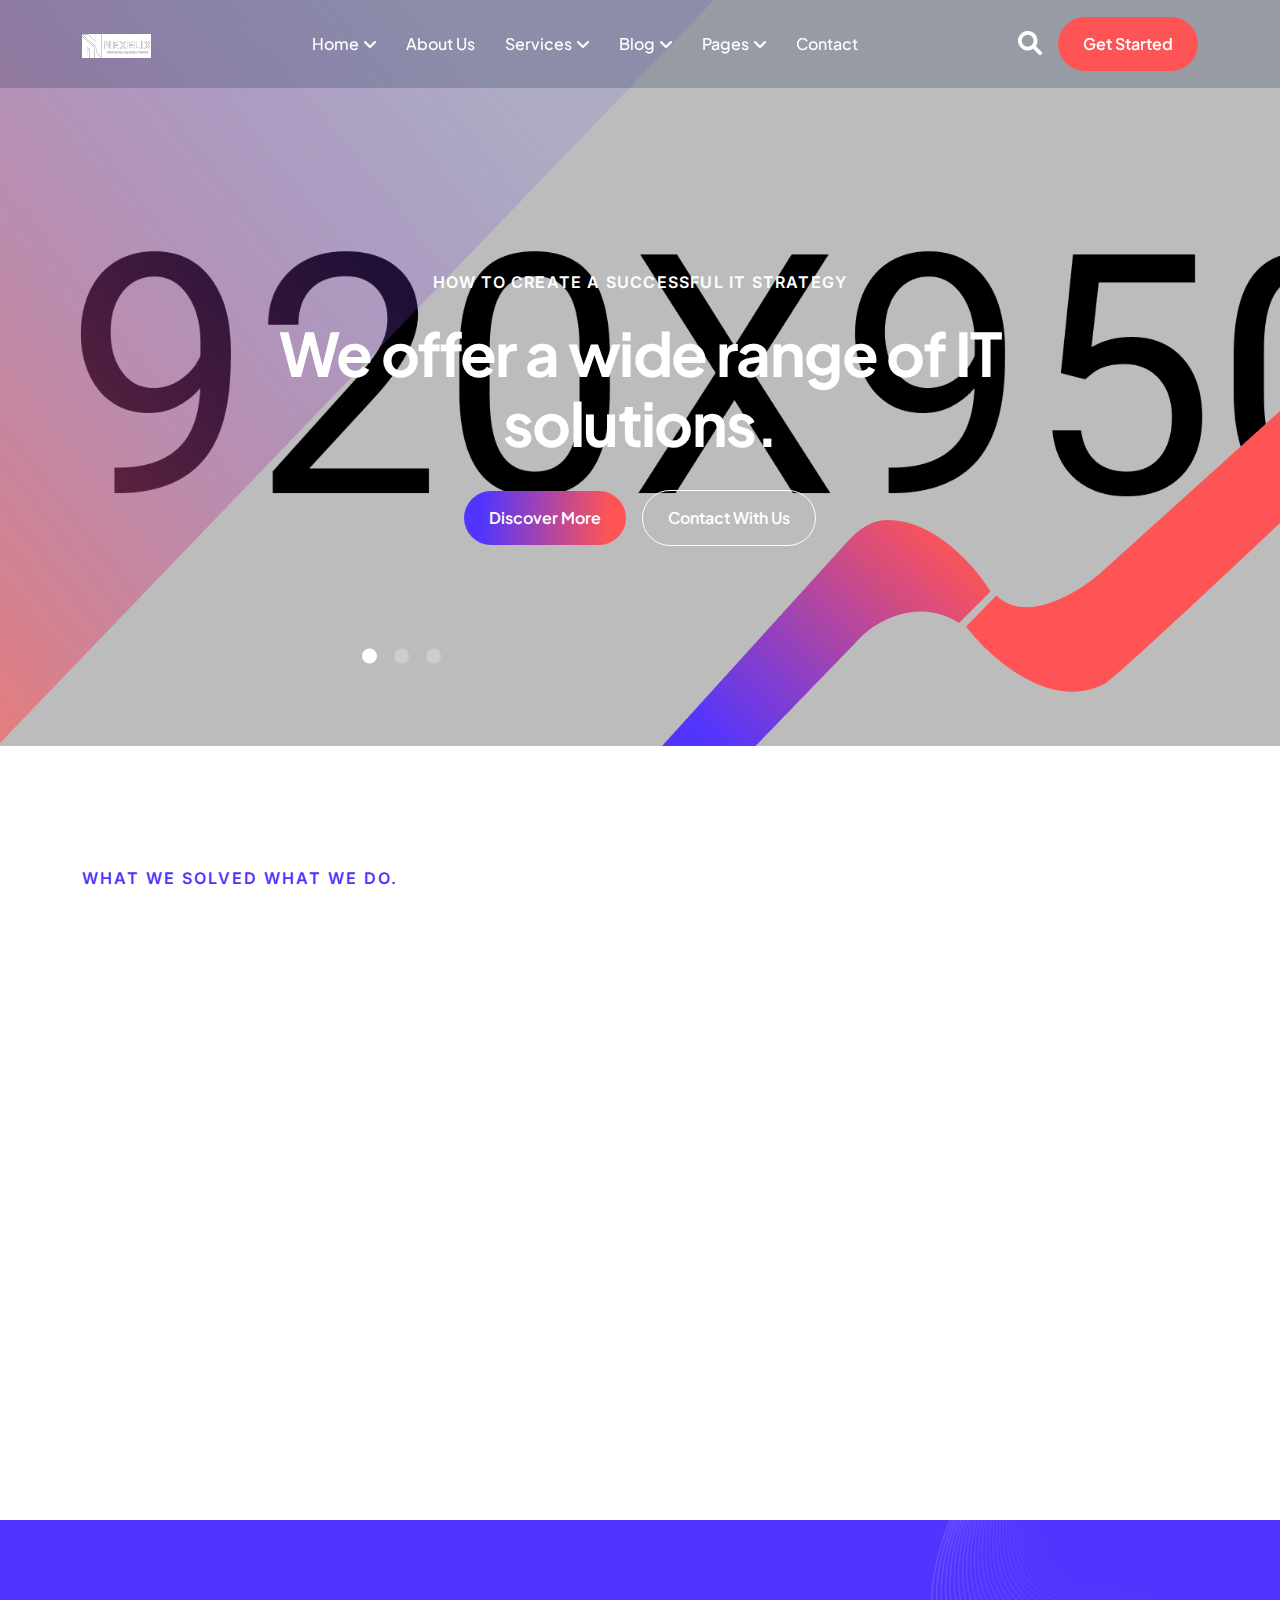
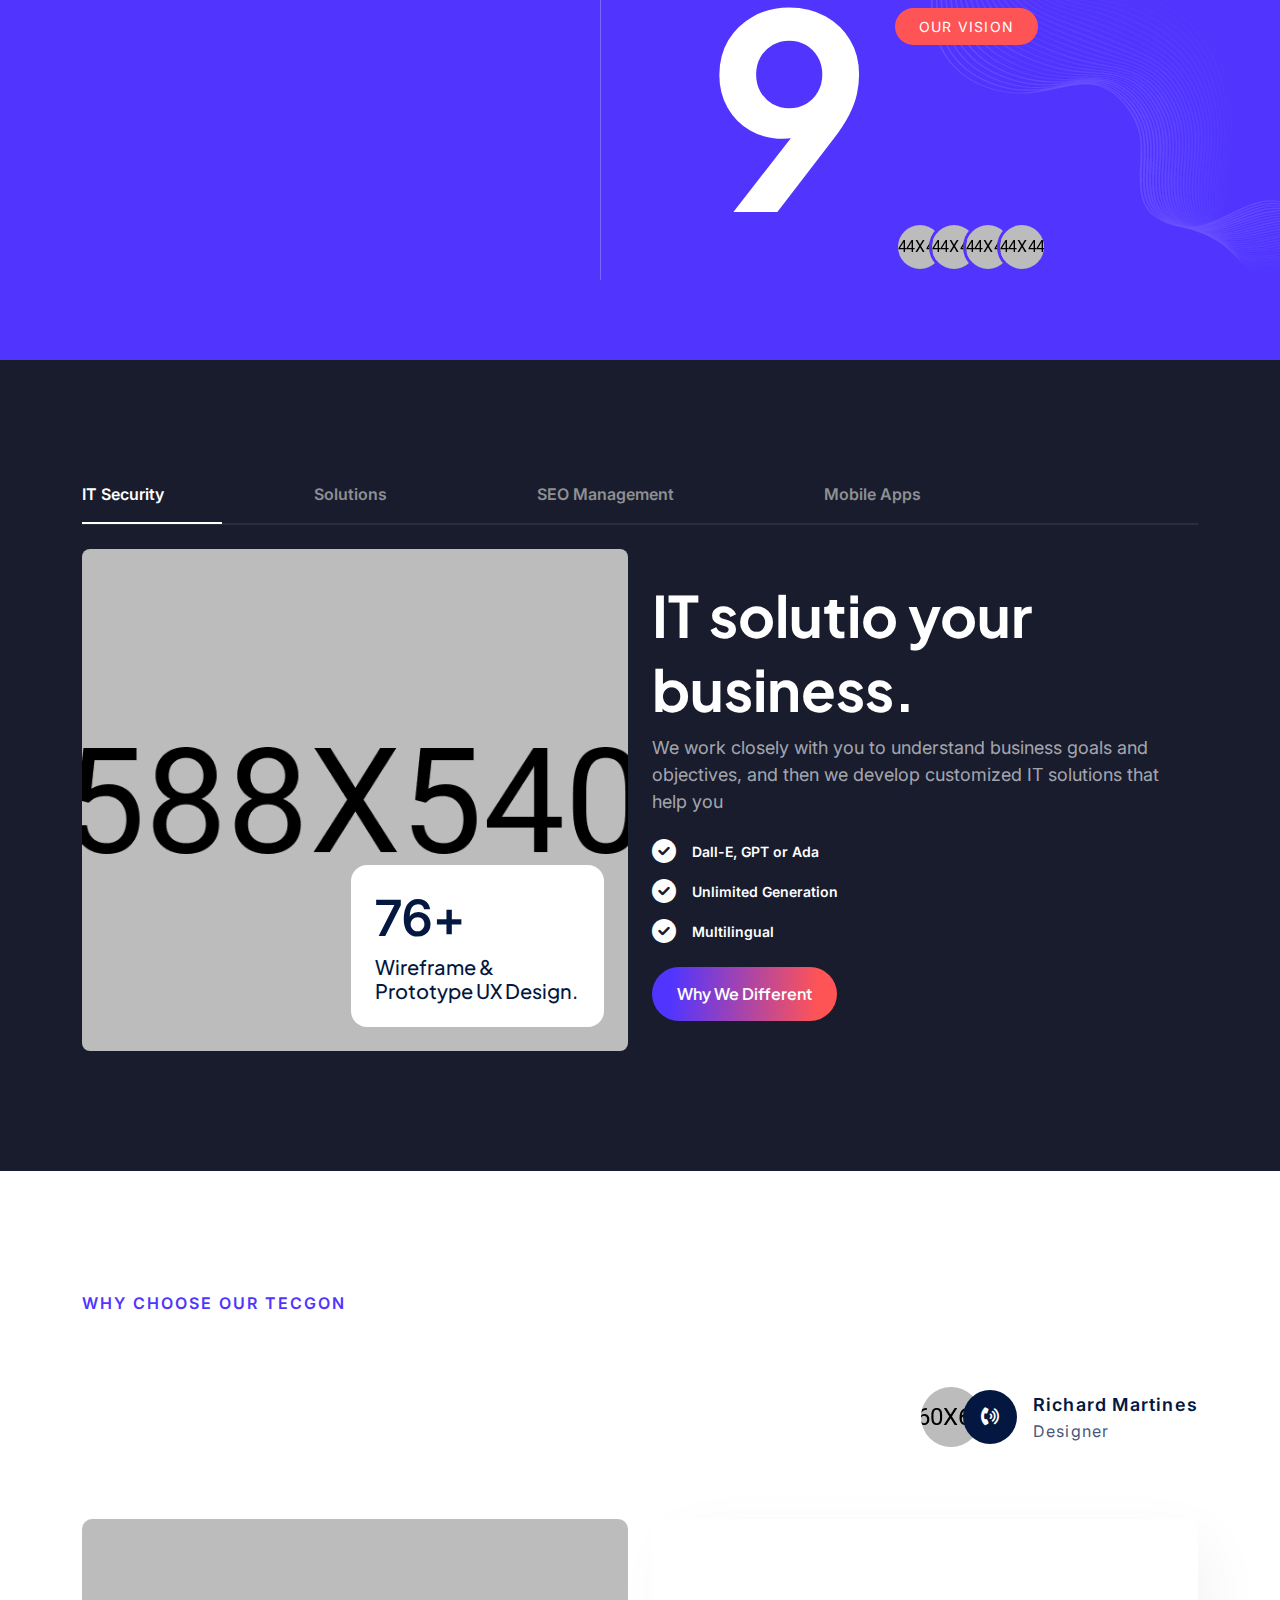
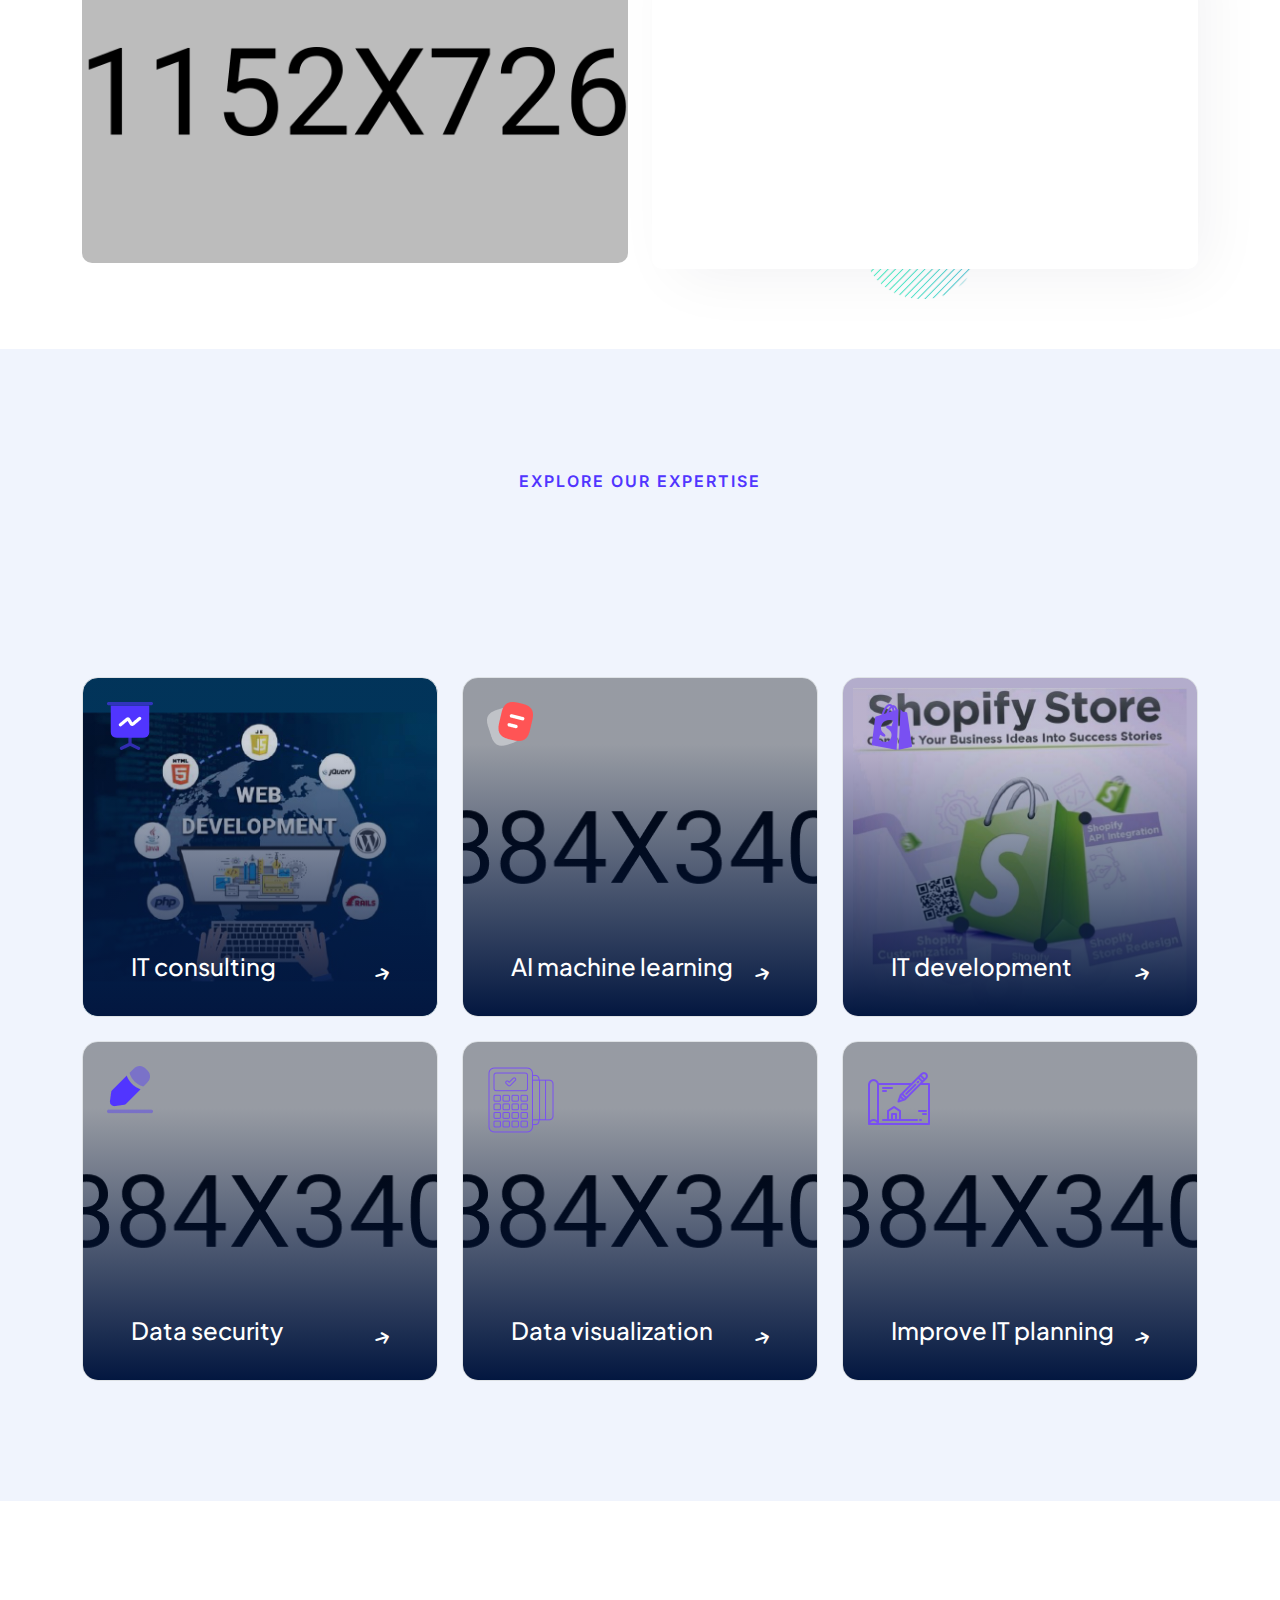
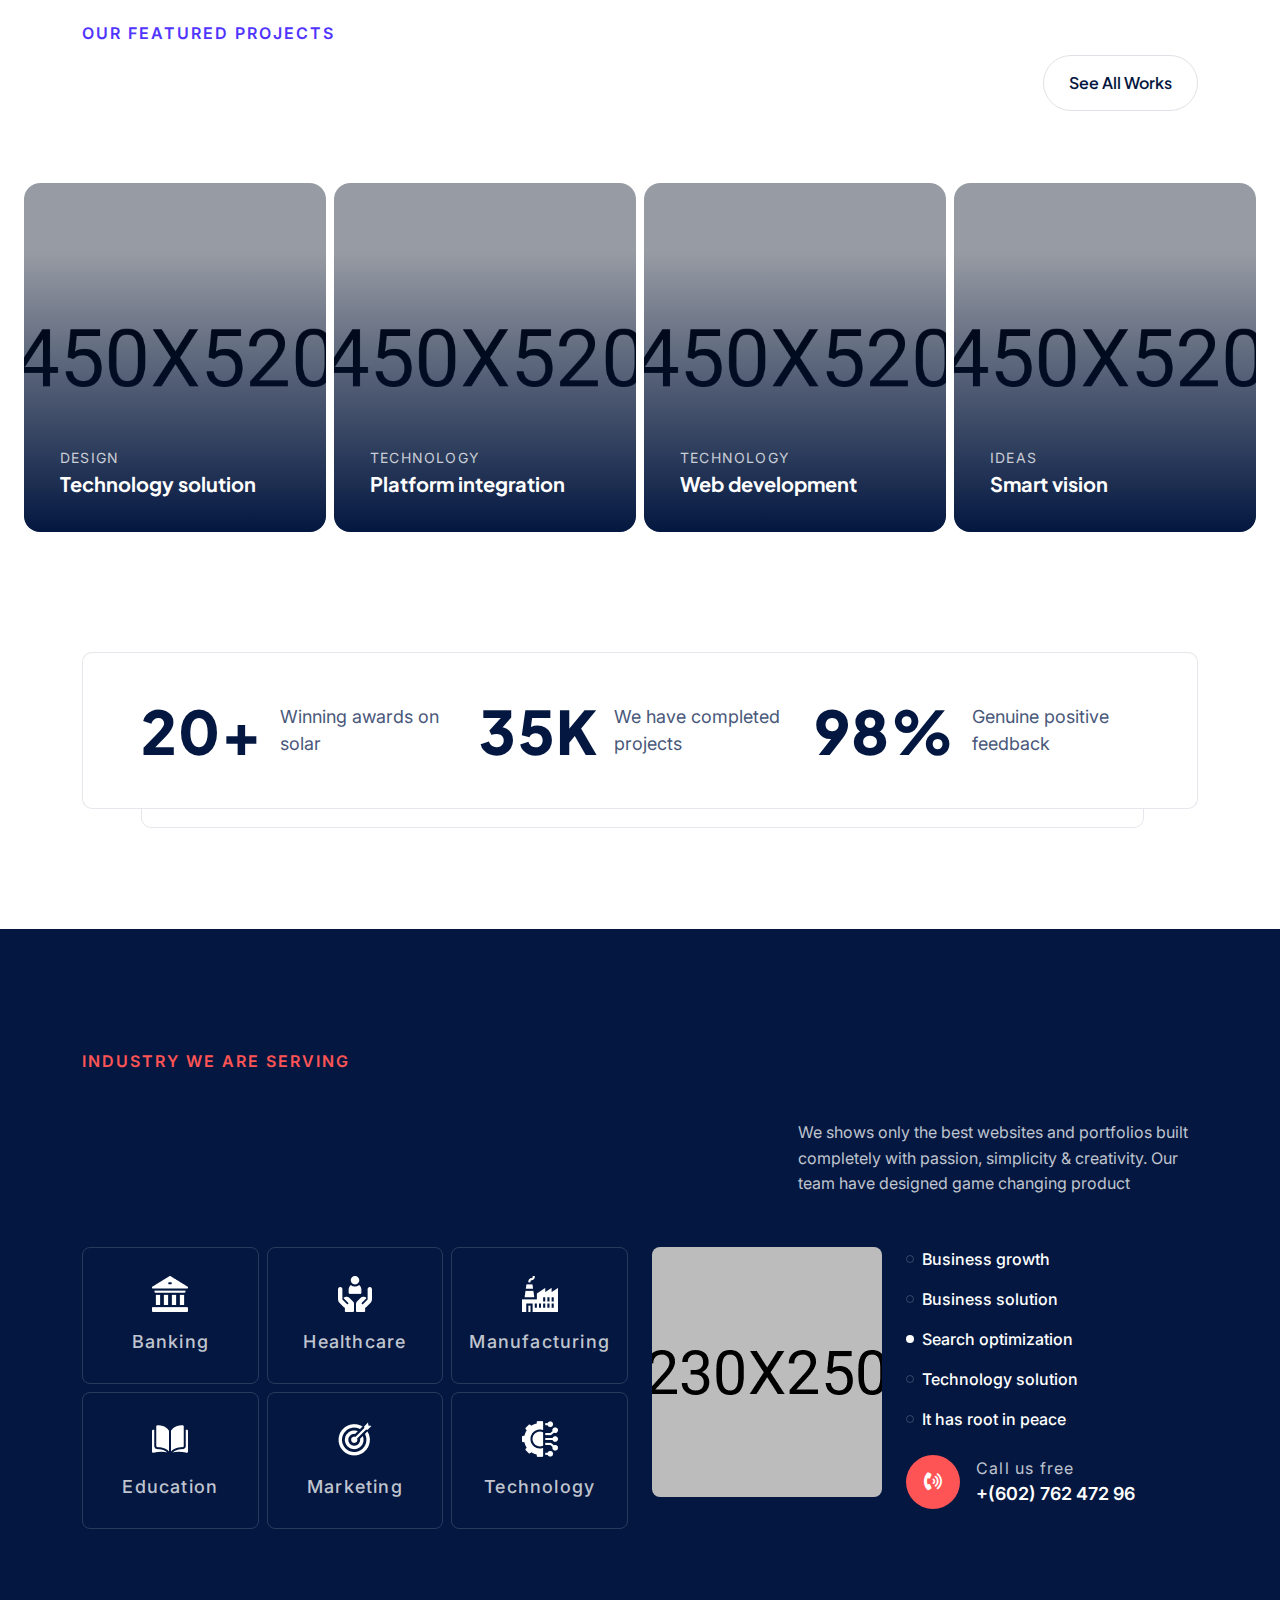
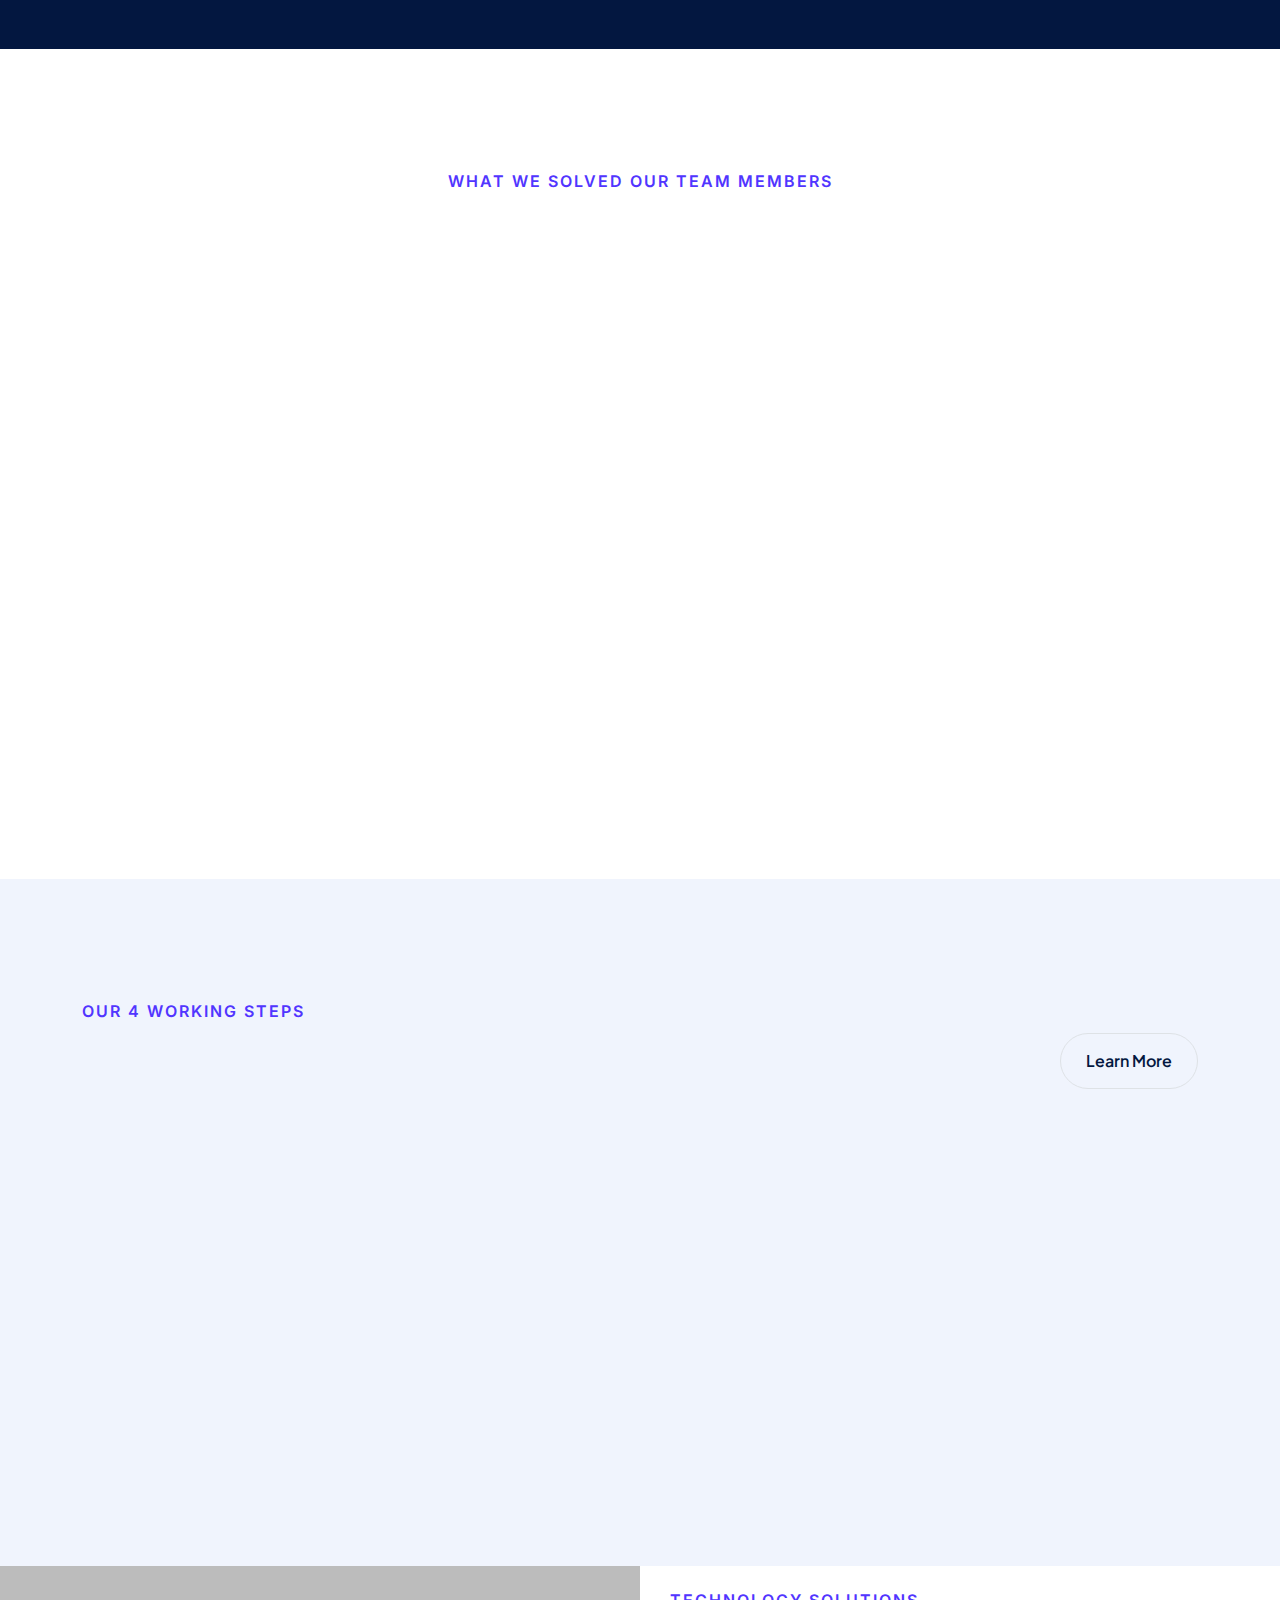
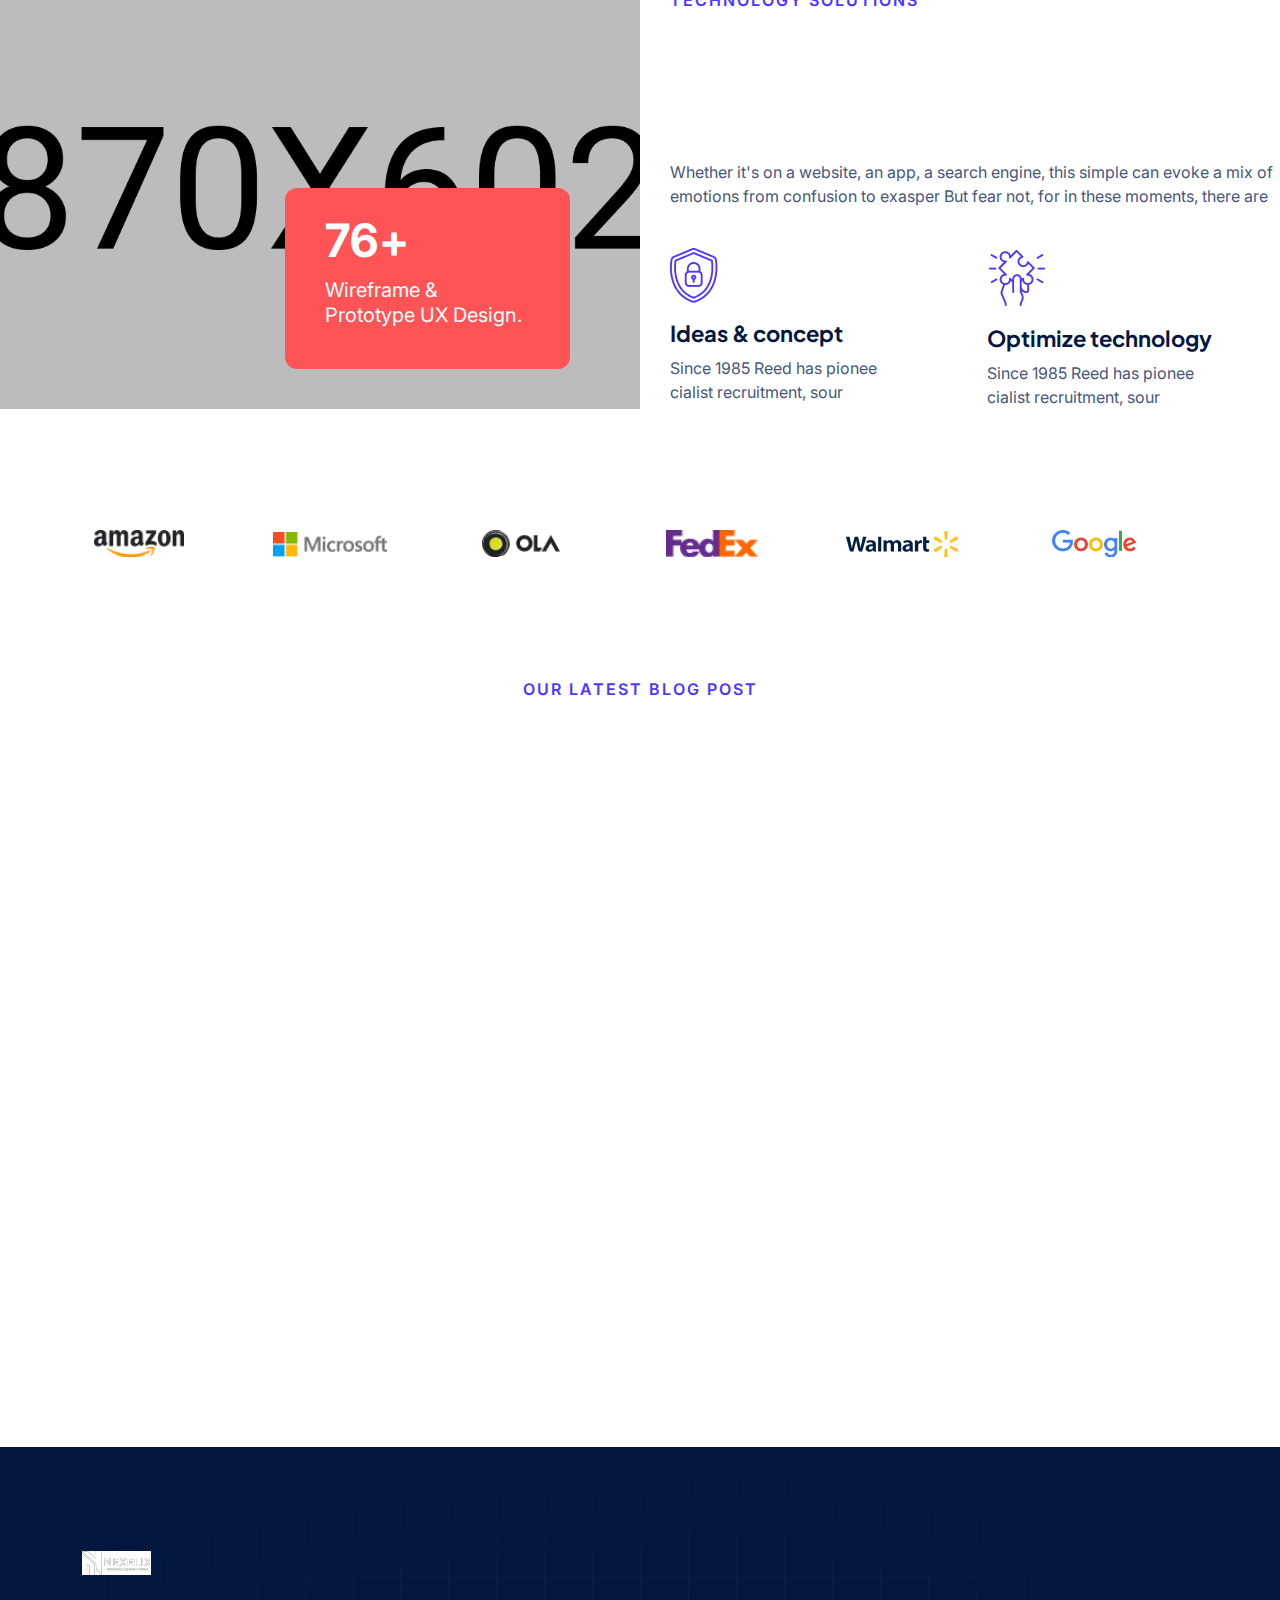
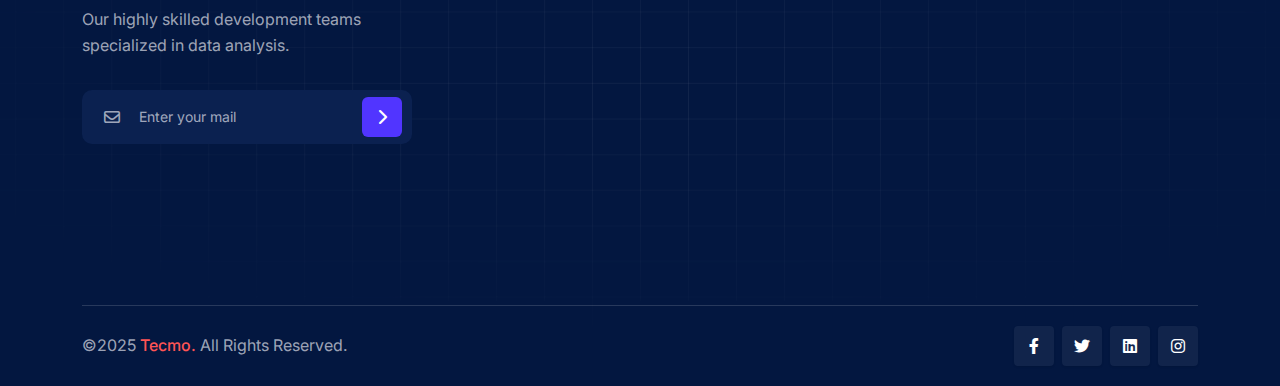
<file: nexelix/buyer-file/main-file/index-3.html>
<!DOCTYPE html>
<html lang="en">
<!--<< Header Area >>-->

<head>
    <!-- ========== Meta Tags ========== -->
    <meta charset="UTF-8">
    <meta http-equiv="X-UA-Compatible" content="IE=edge">
    <meta name="viewport" content="width=device-width, initial-scale=1">
    <meta name="author" content="authorName">
    <meta name="description" content="Tecmo - IT Solution and Technology HTML Template">
    <!-- ======== Page title ============ -->
    <title>Tecmo - IT Solution and Technology HTML Template</title>
    <!--<< Favcion >>-->
    <link rel="shortcut icon" href="assets/img/logo/favs.png">
    <!--<< Bootstrap min.css >>-->
    <link rel="stylesheet" href="assets/css/bootstrap.min.css">
    <!--<< All Min Css >>-->
    <link rel="stylesheet" href="assets/css/all.min.css">
    <!--<< Animate.css >>-->
    <link rel="stylesheet" href="assets/css/animate.css">
    <!--<< Magnific Popup.css >>-->
    <link rel="stylesheet" href="assets/css/magnific-popup.css">
    <!--<< MeanMenu.css >>-->
    <link rel="stylesheet" href="assets/css/meanmenu.css">
    <!--<< Swiper Bundle.css >>-->
    <link rel="stylesheet" href="assets/css/swiper-bundle.min.css">
    <!--<< Nice Select.css >>-->
    <link rel="stylesheet" href="assets/css/nice-select.css">
    <!--<< Main.css >>-->
    <link rel="stylesheet" href="assets/css/main.css">
</head>

<body>

    <!-- Preloader Start -->
    <div id="preloader" class="preloader">
        <div class="animation-preloader">
            <div class="spinner">
            </div>
            <div class="txt-loading">
                <span data-text-preloader="T" class="letters-loading">
                    T
                </span>
                <span data-text-preloader="E" class="letters-loading">
                    E
                </span>
                <span data-text-preloader="C" class="letters-loading">
                    C
                </span>
                <span data-text-preloader="M" class="letters-loading">
                    M
                </span>
                <span data-text-preloader="O" class="letters-loading">
                    O
                </span>
            </div>
            <p class="text-center">Loading</p>
        </div>
        <div class="loader">
            <div class="row">
                <div class="col-3 loader-section section-left">
                    <div class="bg"></div>
                </div>
                <div class="col-3 loader-section section-left">
                    <div class="bg"></div>
                </div>
                <div class="col-3 loader-section section-right">
                    <div class="bg"></div>
                </div>
                <div class="col-3 loader-section section-right">
                    <div class="bg"></div>
                </div>
            </div>
        </div>
    </div>

    <!-- Start Cursor Pointer -->
    <div class="mouse-follower">
        <span class="cursor-outline"></span>
        <span class="cursor-dot"></span>
    </div>
    <!-- End Cursor Pointer -->

    <!-- Offcanvas Area Start -->
    <div class="fix-area">
        <div class="offcanvas__info">
            <div class="offcanvas__wrapper">
                <div class="offcanvas__content">
                    <div class="offcanvas__top mb-4 d-flex justify-content-between align-items-center">
                        <div class="offcanvas__logo">
                            <a href="index.html">
                                <img src="assets/img/logo/logo.png" alt="logo-img">
                            </a>
                        </div>
                        <div class="offcanvas__close">
                            <button>
                                <i class="fas fa-times"></i>
                            </button>
                        </div>
                    </div>

                    <div class="mobile-menu fix mb-3"></div>
                    <div class="offcanvas__contact">
                        <h4 class="n900-clr">Contact Info</h4>
                        <ul class="d-grid gap-2 mb-5">
                            <li class="d-flex align-items-center">
                                <div class="offcanvas__contact-icon">
                                    <i class="fal fa-map-marker-alt"></i>
                                </div>
                                <div class="offcanvas__contact-text">
                                    <a target="_blank" href="#">3517 W. Gray St. Utica, Pennsylvania</a>
                                </div>
                            </li>
                            <li class="d-flex align-items-center">
                                <div class="offcanvas__contact-icon mr-15">
                                    <i class="fal fa-envelope"></i>
                                </div>
                                <div class="offcanvas__contact-text">
                                    <a href="mailto:info@example.com"><span
                                            class="mailto:info@example.com">alma.lawson@example.com</span></a>
                                </div>
                            </li>
                            <li class="d-flex align-items-center">
                                <div class="offcanvas__contact-icon mr-15">
                                    <i class="fal fa-clock"></i>
                                </div>
                                <div class="offcanvas__contact-text">
                                    <a target="_blank" href="#">Sun-friday, 02am -09pm</a>
                                </div>
                            </li>
                            <li class="d-flex align-items-center">
                                <div class="offcanvas__contact-icon mr-15">
                                    <i class="far fa-phone"></i>
                                </div>
                                <div class="offcanvas__contact-text">
                                    <a href="tel:+11002345909">(219) 555-0114</a>
                                </div>
                            </li>
                        </ul>
                        <div class="header-button mt-4">
                            <a href="contact.html" class="theme-btn p2-bg text-center">
                                <span>
                                    Get A Quote
                                    <span class="ani-arrow">
                                        <i class="fa-solid fa-arrow-right-long"></i>
                                    </span>
                                </span>
                            </a>
                        </div>
                        <div class="social-icon d-flex align-items-center">
                            <a href="#"><i class="fab fa-facebook-f"></i></a>
                            <a href="#"><i class="fab fa-twitter"></i></a>
                            <a href="#"><i class="fa-brands fa-instagram"></i></a>
                            <a href="#"><i class="fa-brands fa-pinterest-p"></i></a>
                        </div>
                    </div>
                </div>
            </div>
        </div>
    </div>
    <div class="offcanvas__overlay"></div>

    <!-- Header Section Start -->
    <header id="header-sticky" class="header-1 style3 w-100">
        <div class="container">
            <div class="mega-menu-wrapper">
                <div class="header-main">
                    <div class="header-left">
                        <div class="logo">
                            <a href="index.html" class="header-logo">
                                <img src="assets/img/logo/logo-white.png" alt="logo-img">
                            </a>
                        </div>
                    </div>
                    <div class="header-right d-flex justify-content-end align-items-center">
                        <div class="mean__menu-wrapper">
                            <div class="main-menu">
                                <nav id="mobile-menu">
                                    <ul>
                                        <li class="has-dropdown active menu-thumb">
                                            <a href="index.html">
                                                Home
                                                <i class="fas fa-angle-down"></i>
                                            </a>
                                            <ul class="submenu has-homemenu">
                                                <li>
                                                    <div class="homemenu-items">
                                                        <div class="homemenu">
                                                            <div class="homemenu-thumb">
                                                                <img src="assets/img/header/home1.png" alt="img">
                                                                <div class="demo-button">
                                                                    <a href="index.html" class="theme-btn">
                                                                        <span>Home 01</span>
                                                                    </a>
                                                                </div>
                                                            </div>
                                                            <div class="homemenu-content text-center">
                                                                <h4 class="homemenu-title">
                                                                    <a href="index.html">Home Version 01</a>
                                                                </h4>
                                                            </div>
                                                        </div>
                                                        <div class="homemenu">
                                                            <div class="homemenu-thumb">
                                                                <img src="assets/img/header/home2.png" alt="img">
                                                                <div class="demo-button">
                                                                    <a href="index-2.html" class="theme-btn">
                                                                        <span>Home 02</span>
                                                                    </a>
                                                                </div>
                                                            </div>
                                                            <div class="homemenu-content text-center">
                                                                <h4 class="homemenu-title">
                                                                    <a href="index-2.html">Home Version 02</a>
                                                                </h4>
                                                            </div>
                                                        </div>
                                                        <div class="homemenu">
                                                            <div class="homemenu-thumb">
                                                                <img src="assets/img/header/home3.png" alt="img">
                                                                <div class="demo-button">
                                                                    <a href="index-3.html" class="theme-btn">
                                                                        <span>Home 03</span>
                                                                    </a>
                                                                </div>
                                                            </div>
                                                            <div class="homemenu-content text-center">
                                                                <h4 class="homemenu-title">
                                                                    <a href="index-3.html">Home Version 03</a>
                                                                </h4>
                                                            </div>
                                                        </div>
                                                        <div class="homemenu">
                                                            <div class="homemenu-thumb">
                                                                <img src="assets/img/header/home4.png" alt="img">
                                                                <div class="demo-button">
                                                                    <a href="index-4.html" class="theme-btn">
                                                                        <span>Home 04</span>
                                                                    </a>
                                                                </div>
                                                            </div>
                                                            <div class="homemenu-content text-center">
                                                                <h4 class="homemenu-title">
                                                                    <a href="index-4.html">Home Version 04</a>
                                                                </h4>
                                                            </div>
                                                        </div>
                                                        <div class="homemenu">
                                                            <div class="homemenu-thumb">
                                                                <img src="assets/img/header/home5.png" alt="img">
                                                                <div class="demo-button">
                                                                    <a href="index-5.html" class="theme-btn">
                                                                        <span>Home 05</span>
                                                                    </a>
                                                                </div>
                                                            </div>
                                                            <div class="homemenu-content text-center">
                                                                <h4 class="homemenu-title">
                                                                    <a href="index-5.html">Home Version 05</a>
                                                                </h4>
                                                            </div>
                                                        </div>
                                                    </div>
                                                </li>
                                            </ul>
                                        </li>
                                        <li>
                                            <a href="about.html">About Us</a>
                                        </li>
                                        <li>
                                            <a href="services.html">
                                                Services
                                                <i class="fas fa-angle-down"></i>
                                            </a>
                                            <ul class="submenu">
                                                <li><a href="services.html">Service</a></li>
                                                <li><a href="services-details.html">Service Details</a></li>
                                            </ul>
                                        </li>

                                        <li>
                                            <a href="blog.html">
                                                Blog
                                                <i class="fas fa-angle-down"></i>
                                            </a>
                                            <ul class="submenu">
                                                <li><a href="blog.html">Blog</a></li>
                                                <li><a href="blog-sidebar.html">Blog Sidebar</a></li>
                                                <li><a href="blog-details.html">Blog Details</a></li>
                                            </ul>
                                        </li>
                                        <li class="has-dropdown">
                                            <a href="#0">
                                                Pages
                                                <i class="fas fa-angle-down"></i>
                                            </a>
                                            <ul class="submenu">
                                                <li><a href="team.html">Team</a></li>
                                                <li><a href="team-details.html">Team Details</a></li>
                                                <li><a href="testimonials.html">Testimonial</a></li>
                                                <li><a href="faqs.html">Faqs</a></li>
                                                <li><a href="pricing-plan.html">Pricing Plan</a></li>
                                                <li><a href="portfolio.html">Portfolio</a></li>
                                                <li><a href="portfolio-details.html">Portfolio Details</a></li>
                                                <li><a href="error.html">Error 404</a></li>
                                            </ul>
                                        </li>
                                        <li>
                                            <a href="contact.html">
                                                Contact
                                            </a>
                                        </li>

                                    </ul>
                                </nav>
                            </div>
                        </div>
                        <a href="#0" class="search-trigger search-icon d-xl-none d-block">
                            <i class="fa-solid fa-magnifying-glass black"></i>
                        </a>
                        <div class="header__hamburger d-xl-none d-block my-auto">
                            <div class="sidebar__toggle">
                                <img src="assets/img/icon/menu.png" alt="icon">
                            </div>
                        </div>

                    </div>
                    <div class="header-hamburger-inner d-xl-flex gap-xxl-4 gap-xl-3 align-items-center d-none">
                        <a href="#0" class="search-trigger search-icon d-xl-block d-none fs-five">
                            <i class="fa-solid fa-magnifying-glass white"></i>
                        </a>
                        <a href="contact.html"
                            class="common-btn box-style cmn-style1 d-inline-flex justify-content-center align-items-center gap-xxl-2 gap-2 fs18 fw-semibold white overflow-hidden rounded-5 p3-bg">
                            Get Started
                        </a>
                        <div class="header__hamburger my-auto d-xl-none d-block">
                            <div class="sidebar__toggle">
                                <img src="assets/img/icon/menu.png" alt="icon">
                            </div>
                        </div>
                    </div>
                </div>
            </div>
        </div>
    </header>

    <!-- Banner Section Start -->
    <section class="banner-section-wrap style3 swiper">
        <div class="swiper-wrapper">
            <div class="swiper-slide">
                <div class="banner-bg-slide">
                    <div class="container">
                        <div class="banner-content text-center">
                            <span class="hero-badge3 mb-xxl-4 mb-4 d-block white fs-seven fw_600 text-uppercase">
                                How to Create a Successful IT Strategy
                            </span>
                            <h1 class="white mb-md-4 mb-3 pb-lg-2 d-block">
                                We offer a wide range of IT solutions.
                            </h1>
                            <div class="d-flex justify-content-center align-items-center gap-sm-3 gap-1">
                                <div class="">
                                    <a href="about.html"
                                        class="common-btn box-style cmn-style1 box-bg w-100 white d-inline-flex justify-content-center align-items-center gap-xxl-2 gap-2 overflow-hidden rounded-5">
                                        Discover More
                                    </a>
                                </div>
                                <div class="">
                                    <a href="contact.html"
                                        class="common-btn box-style cmn-style1 w-100 white d-inline-flex justify-content-center align-items-center gap-xxl-2 gap-2 overflow-hidden bg-transparent rounded-5 n0-border">
                                        Contact With Us
                                    </a>
                                </div>
                            </div>
                        </div>
                    </div>
                    <!-- Ele -->
                    <img src="assets/img/element/banner3-ele2.png" alt="img" class="hero-ele1 d-sm-block d-none">
                    <img src="assets/img/element/banner3-ele1.png" alt="img" class="hero-ele2">
                </div>
            </div>
            <div class="swiper-slide">
                <div class="banner-bg-slide style2">
                    <div class="container">
                        <div class="banner-content text-center">
                            <span class="hero-badge3 mb-xxl-4 mb-4 d-block white fs-seven fw_600 text-uppercase">
                                How to Create a Successful IT Strategy
                            </span>
                            <h1 class="white mb-md-4 mb-3 pb-lg-2 d-block">
                                We offer a wide range of IT solutions.
                            </h1>
                            <div class="d-flex justify-content-center align-items-center gap-sm-3 gap-1">
                                <div class="">
                                    <a href="about.html"
                                        class="common-btn box-style cmn-style1 box-bg w-100 white d-inline-flex justify-content-center align-items-center gap-xxl-2 gap-2 overflow-hidden rounded-5">
                                        Discover More
                                    </a>
                                </div>
                                <div class="">
                                    <a href="contact.html"
                                        class="common-btn box-style cmn-style1 w-100 white d-inline-flex justify-content-center align-items-center gap-xxl-2 gap-2 overflow-hidden bg-transparent rounded-5 n0-border">
                                        Contact With Us
                                    </a>
                                </div>
                            </div>
                        </div>
                    </div>
                    <!-- Ele -->
                    <img src="assets/img/element/banner3-ele2.png" alt="img" class="hero-ele1 d-sm-block d-none">
                    <img src="assets/img/element/banner3-ele1.png" alt="img" class="hero-ele2">
                </div>
            </div>
            <div class="swiper-slide">
                <div class="banner-bg-slide style3">
                    <div class="container">
                        <div class="banner-content text-center">
                            <span class="hero-badge3 mb-xxl-4 mb-4 d-block white fs-seven fw_600 text-uppercase">
                                How to Create a Successful IT Strategy
                            </span>
                            <h1 class="white mb-md-4 mb-3 pb-lg-2 d-block">
                                We offer a wide range of IT solutions.
                            </h1>
                            <div class="d-flex justify-content-center align-items-center gap-sm-3 gap-1">
                                <div class="">
                                    <a href="about.html"
                                        class="common-btn box-style cmn-style1 box-bg w-100 white d-inline-flex justify-content-center align-items-center gap-xxl-2 gap-2 overflow-hidden rounded-5">
                                        Discover More
                                    </a>
                                </div>
                                <div class="">
                                    <a href="contact.html"
                                        class="common-btn box-style cmn-style1 w-100 white d-inline-flex justify-content-center align-items-center gap-xxl-2 gap-2 overflow-hidden bg-transparent rounded-5 n0-border">
                                        Contact With Us
                                    </a>
                                </div>
                            </div>
                        </div>
                    </div>
                    <!-- Ele -->
                    <img src="assets/img/element/banner3-ele2.png" alt="img" class="hero-ele1 d-sm-block d-none">
                    <img src="assets/img/element/banner3-ele1.png" alt="img" class="hero-ele2">
                </div>
            </div>
        </div>
        <div class="swiper-pagination"></div>
    </section>
    <!-- Banner Section Start -->


    <!-- Event Work Section -->
    <section class="event-work-section fix section-padding whitebg">
        <div class="container">
            <div class="row mb-lg-5 mb-sm-5 mb-4 pb-lg-1">
                <div class="col-lg-7">
                    <div class="section-title">
                        <span class="sub-badge p1-clr fw-semibold fs-seven text-uppercase d-block mb-3">WHAT WE SOLVED
                            What we do.
                        </span>
                        <h2 class="wow fadeInUp black fw-bold visible-slowly-right" data-wow-delay=".3s">
                            How does it even work?
                        </h2>
                    </div>
                </div>
            </div>
            <div class="row g-4">
                <div class="col-sm-6 col-lg-4 wow fadeInUp" data-wow-delay=".3s">
                    <div class="event-work-items text-center">
                        <div class="boxes">
                            <img src="assets/img/icon/even1.png" alt="img" class="mb-5 m-auto d-block">
                            <span class="pra fs-seven text-uppercase d-block mb-3">The Process</span>
                            <h4 class="mb-5">
                                <a href="portfolio-details.html" class="black">
                                    Get all digital solution
                                    from our expert
                                </a>
                            </h4>
                            <div class="arrow-area d-flex justify-content-center align-items-center gap-2">
                                <span class="arrow-text p1-clr fs-seven fw_600">Learn More</span>
                                <a href="portfolio-details.html" class="d-center arrows rounded-circle">
                                    <i class="fa-solid fa-arrow-right black"></i>
                                </a>
                            </div>
                        </div>
                    </div>
                </div>
                <div class="col-sm-6 col-lg-4 wow fadeInUp" data-wow-delay=".5s">
                    <div class="event-work-items text-center">
                        <div class="boxes">
                            <img src="assets/img/icon/even2.png" alt="img" class="mb-5 m-auto d-block">
                            <span class="pra fs-seven text-uppercase d-block mb-3">UI Design</span>
                            <h4 class="mb-5">
                                <a href="portfolio-details.html" class="black">
                                    User-friendly interface
                                    makes it easy
                                </a>
                            </h4>
                            <div class="arrow-area d-flex justify-content-center align-items-center gap-2">
                                <span class="arrow-text p1-clr fs-seven fw_600">Learn More</span>
                                <a href="portfolio-details.html" class="d-center arrows rounded-circle">
                                    <i class="fa-solid fa-arrow-right black"></i>
                                </a>
                            </div>
                        </div>
                    </div>
                </div>
                <div class="col-sm-6 col-lg-4 wow fadeInUp" data-wow-delay=".7s">
                    <div class="event-work-items text-center">
                        <div class="boxes">
                            <img src="assets/img/icon/even1.png" alt="img" class="mb-5 m-auto d-block">
                            <span class="pra fs-seven text-uppercase d-block mb-3">Update</span>
                            <h4 class="mb-5">
                                <a href="portfolio-details.html" class="black">
                                    Track progress with
                                    real-time updates.
                                </a>
                            </h4>
                            <div class="arrow-area d-flex justify-content-center align-items-center gap-2">
                                <span class="arrow-text p1-clr fs-seven fw_600">Learn More</span>
                                <a href="portfolio-details.html" class="d-center arrows rounded-circle">
                                    <i class="fa-solid fa-arrow-right black"></i>
                                </a>
                            </div>
                        </div>
                    </div>
                </div>
            </div>
        </div>
    </section>

    <!-- Vision Section -->
    <section class="our-vission-section p1-bg fix">
        <div class="container">
            <div class="vission-wrapper">
                <div class="vission-left">
                    <p class="white65 fs-seven mb-4 pb-xxl-1 wow fadeInUp" data-wow-delay=".2s">
                        Since 1985 Reed has pioneered specialist recruitment
                        sourcing knowledgeable, skilled professionals for
                        jobs across the UK looking finance.
                    </p>
                    <ul class="d-grid gap-2 mb-xl-5 mb-4">
                        <li class="fs-seven fw_600 white d-flex align-items-center gap-2 wow fadeInUp"
                            data-wow-delay=".3s">
                            <i class="fa-solid fa-circle-check p3-clr"></i> Redefining energy with solar technology
                        </li>
                        <li class="fs-seven fw_600 white d-flex align-items-center gap-2 wow fadeInUp"
                            data-wow-delay=".4s">
                            <i class="fa-solid fa-circle-check p3-clr"></i> Solar solutions for a brighter tommorow
                        </li>
                    </ul>
                    <div class="btn-area wow fadeInUp" data-wow-delay=".5s">
                        <a href="about.html"
                            class="common-btn box-style cmn-style1 white d-inline-flex justify-content-center align-items-center gap-xxl-2 gap-2 overflow-hidden bg-transparent rounded-5 n0-border">
                            Discover More
                        </a>
                    </div>
                </div>
                <div class="line"></div>
                <div class="vission-right d-flex gap-sm-4 gap-2">
                    <h2 class="b-title">9</h2>
                    <div class="cont">
                        <span class="p3-bg rounded-5 py-2 px-4 fs-eight white d-inline-block text-uppercase mb-3">
                            Our Vision
                        </span>
                        <p class="white65 fs-seven mb-xxl-5 mb-4 wow fadeInUp" data-wow-delay=".3s">
                            When you design products and services in close partnership with clients, you are creating a
                            solution that is tailored to
                            their specific needs.
                        </p>
                        <p class="fs-seven white65 mb-3 wow fadeInUp" data-wow-delay=".5s">
                            Over <span class="white fw_600">5Ok+ Client</span>
                            all over the world
                        </p>
                        <div class="avatar-customer-wrap d-flex align-items-center">
                            <img src="assets/img/about/vision-customer1.png" alt="img" class="rounded-circle">
                            <img src="assets/img/about/vision-customer2.png" alt="img" class="rounded-circle">
                            <img src="assets/img/about/vision-customer3.png" alt="img" class="rounded-circle">
                            <img src="assets/img/about/vision-customer4.png" alt="img" class="rounded-circle">
                        </div>
                    </div>
                </div>
            </div>
        </div>
        <!-- ele -->
        <img src="assets/img/element/vission-ele.png" alt="img" class="vision-ele">
    </section>

    <!-- Solutio Section -->
    <section class="solutio-section fix section-padding">
        <div class="container">
            <ul class="nav nav-tabs mb-xxl-5 mb-4" id="myTab" role="tablist">
                <li class="nav-item" role="presentation">
                    <button class="nav-link active" id="home-tab" data-bs-toggle="tab" data-bs-target="#home"
                        type="button" role="tab" aria-controls="home" aria-selected="true">IT Security</button>
                </li>
                <li class="nav-item" role="presentation">
                    <button class="nav-link" id="profile-tab" data-bs-toggle="tab" data-bs-target="#profile"
                        type="button" role="tab" aria-controls="profile" aria-selected="false">Solutions</button>
                </li>
                <li class="nav-item" role="presentation">
                    <button class="nav-link" id="contact-tab" data-bs-toggle="tab" data-bs-target="#contact"
                        type="button" role="tab" aria-controls="contact" aria-selected="false">SEO Management</button>
                </li>
                <li class="nav-item" role="presentation">
                    <button class="nav-link" id="contact-tab2" data-bs-toggle="tab" data-bs-target="#contact2"
                        type="button" role="tab" aria-controls="contact2" aria-selected="false">Mobile Apps</button>
                </li>
            </ul>
            <div class="tab-content" id="myTabContent">
                <div class="tab-pane fade show active" id="home" role="tabpanel" aria-labelledby="home-tab">
                    <div class="row g-4 align-items-center justify-content-between">
                        <div class="col-xxl-6 col-lg-6">
                            <div class="solutio-thumb position-relative rounded-3 w-100">
                                <img src="assets/img/services/solutio-thumb.png" alt="img" class="rounded-3 w-100">
                                <div class="contents whitebg rounded-4 p-xxl-5 p-4 m-xxl-5 m-xl-4 m-lg-3 m-2">
                                    <div class="cont d-flex align-items-center gap-0 mb-2">
                                        <span class="count fs-two black fw-semibold">76</span>
                                        <span class="fs-two black fw-semibold">+</span>
                                    </div>
                                    <h5 class="fw_500 black">
                                        Wireframe & Prototype
                                        UX Design.
                                    </h5>
                                </div>
                            </div>
                        </div>
                        <div class="col-xxl-5 col-lg-6">
                            <div class="solutio-content">
                                <h3 class="white mb-xxl-3 mb-2">
                                    IT solutio
                                    your business.
                                </h3>
                                <p class="white65 fs-six mb-xxl-5 mb-4">
                                    We work closely with you to understand business goals and objectives, and then we
                                    develop customized IT
                                    solutions that
                                    help you
                                </p>
                                <ul class="d-grid gap-3 mb-xxl-5 mb-4">
                                    <li class="d-flex align-items-center gap-3 white fs-eight fw_600">
                                        <i class="fa-solid fa-circle-check"></i> Dall-E, GPT or Ada
                                    </li>
                                    <li class="d-flex align-items-center gap-3 white fs-eight fw_600">
                                        <i class="fa-solid fa-circle-check"></i> Unlimited Generation
                                    </li>
                                    <li class="d-flex align-items-center gap-3 white fs-eight fw_600">
                                        <i class="fa-solid fa-circle-check"></i> Multilingual
                                    </li>
                                </ul>
                                <a href="contact.html"
                                    class="common-btn box-style cmn-style1 box-bg white d-inline-flex justify-content-center align-items-center gap-xxl-2 gap-2 overflow-hidden rounded-5">
                                    Why We Different
                                </a>
                            </div>
                        </div>
                    </div>
                </div>
                <div class="tab-pane fade" id="profile" role="tabpanel" aria-labelledby="profile-tab">
                    <div class="row g-4 align-items-center justify-content-between">
                        <div class="col-xxl-6 col-lg-6">
                            <div class="solutio-thumb position-relative rounded-3 w-100">
                                <img src="assets/img/services/solutio-thumb.png" alt="img" class="rounded-3 w-100">
                                <div class="contents whitebg rounded-4 p-xxl-5 p-4 m-xxl-5 m-xl-4 m-lg-3 m-2">
                                    <div class="cont d-flex align-items-center gap-0 mb-2">
                                        <span class="count fs-two black fw-semibold">76</span>
                                        <span class="fs-two black fw-semibold">+</span>
                                    </div>
                                    <h5 class="fw_500 black">
                                        Wireframe & Prototype
                                        UX Design.
                                    </h5>
                                </div>
                            </div>
                        </div>
                        <div class="col-xxl-5 col-lg-6">
                            <div class="solutio-content">
                                <h3 class="white mb-xxl-3 mb-2">
                                    IT solutio
                                    your business.
                                </h3>
                                <p class="white65 fs-six mb-xxl-5 mb-4">
                                    We work closely with you to understand business goals and objectives, and then we
                                    develop customized IT
                                    solutions that
                                    help you
                                </p>
                                <ul class="d-grid gap-3 mb-xxl-5 mb-4">
                                    <li class="d-flex align-items-center gap-3 white fs-eight fw_600">
                                        <i class="fa-solid fa-circle-check"></i> Dall-E, GPT or Ada
                                    </li>
                                    <li class="d-flex align-items-center gap-3 white fs-eight fw_600">
                                        <i class="fa-solid fa-circle-check"></i> Unlimited Generation
                                    </li>
                                    <li class="d-flex align-items-center gap-3 white fs-eight fw_600">
                                        <i class="fa-solid fa-circle-check"></i> Multilingual
                                    </li>
                                </ul>
                                <a href="contact.html"
                                    class="common-btn box-style cmn-style1 box-bg white d-inline-flex justify-content-center align-items-center gap-xxl-2 gap-2 overflow-hidden rounded-5">
                                    Why We Different
                                </a>
                            </div>
                        </div>
                    </div>
                </div>
                <div class="tab-pane fade" id="contact" role="tabpanel" aria-labelledby="contact-tab">
                    <div class="row g-4 align-items-center justify-content-between">
                        <div class="col-xxl-6 col-lg-6">
                            <div class="solutio-thumb position-relative rounded-3 w-100">
                                <img src="assets/img/services/solutio-thumb.png" alt="img" class="rounded-3 w-100">
                                <div class="contents whitebg rounded-4 p-xxl-5 p-4 m-xxl-5 m-xl-4 m-lg-3 m-2">
                                    <div class="cont d-flex align-items-center gap-0 mb-2">
                                        <span class="count fs-two black fw-semibold">76</span>
                                        <span class="fs-two black fw-semibold">+</span>
                                    </div>
                                    <h5 class="fw_500 black">
                                        Wireframe & Prototype
                                        UX Design.
                                    </h5>
                                </div>
                            </div>
                        </div>
                        <div class="col-xxl-5 col-lg-6">
                            <div class="solutio-content">
                                <h3 class="white mb-xxl-3 mb-2">
                                    IT solutio
                                    your business.
                                </h3>
                                <p class="white65 fs-six mb-xxl-5 mb-4">
                                    We work closely with you to understand business goals and objectives, and then we
                                    develop customized IT
                                    solutions that
                                    help you
                                </p>
                                <ul class="d-grid gap-3 mb-xxl-5 mb-4">
                                    <li class="d-flex align-items-center gap-3 white fs-eight fw_600">
                                        <i class="fa-solid fa-circle-check"></i> Dall-E, GPT or Ada
                                    </li>
                                    <li class="d-flex align-items-center gap-3 white fs-eight fw_600">
                                        <i class="fa-solid fa-circle-check"></i> Unlimited Generation
                                    </li>
                                    <li class="d-flex align-items-center gap-3 white fs-eight fw_600">
                                        <i class="fa-solid fa-circle-check"></i> Multilingual
                                    </li>
                                </ul>
                                <a href="contact.html"
                                    class="common-btn box-style cmn-style1 box-bg white d-inline-flex justify-content-center align-items-center gap-xxl-2 gap-2 overflow-hidden rounded-5">
                                    Why We Different
                                </a>
                            </div>
                        </div>
                    </div>
                </div>
                <div class="tab-pane fade" id="contact2" role="tabpanel" aria-labelledby="contact-tab2">
                    <div class="row g-4 align-items-center justify-content-between">
                        <div class="col-xxl-6 col-lg-6">
                            <div class="solutio-thumb position-relative rounded-3 w-100">
                                <img src="assets/img/services/solutio-thumb.png" alt="img" class="rounded-3 w-100">
                                <div class="contents whitebg rounded-4 p-xxl-5 p-4 m-xxl-5 m-xl-4 m-lg-3 m-2">
                                    <div class="cont d-flex align-items-center gap-0 mb-2">
                                        <span class="count fs-two black fw-semibold">76</span>
                                        <span class="fs-two black fw-semibold">+</span>
                                    </div>
                                    <h5 class="fw_500 black">
                                        Wireframe & Prototype
                                        UX Design.
                                    </h5>
                                </div>
                            </div>
                        </div>
                        <div class="col-xxl-5 col-lg-6">
                            <div class="solutio-content">
                                <h3 class="white mb-xxl-3 mb-2">
                                    IT solutio
                                    your business.
                                </h3>
                                <p class="white65 fs-six mb-xxl-5 mb-4">
                                    We work closely with you to understand business goals and objectives, and then we
                                    develop customized IT
                                    solutions that
                                    help you
                                </p>
                                <ul class="d-grid gap-3 mb-xxl-5 mb-4">
                                    <li class="d-flex align-items-center gap-3 white fs-eight fw_600">
                                        <i class="fa-solid fa-circle-check"></i> Dall-E, GPT or Ada
                                    </li>
                                    <li class="d-flex align-items-center gap-3 white fs-eight fw_600">
                                        <i class="fa-solid fa-circle-check"></i> Unlimited Generation
                                    </li>
                                    <li class="d-flex align-items-center gap-3 white fs-eight fw_600">
                                        <i class="fa-solid fa-circle-check"></i> Multilingual
                                    </li>
                                </ul>
                                <a href="contact.html"
                                    class="common-btn box-style cmn-style1 box-bg white d-inline-flex justify-content-center align-items-center gap-xxl-2 gap-2 overflow-hidden rounded-5">
                                    Why We Different
                                </a>
                            </div>
                        </div>
                    </div>
                </div>
            </div>
        </div>
    </section>

    <!-- Techgon -->
    <section class="techgon-section fix space-top position-relative">
        <div class="container">
            <div
                class="text-lg-start text-center d-lg-flex d-grid gap-3 flex-lg-nowrap flex-wrap align-items-end justify-content-lg-between justify-content-center pb-md-5 mb-4 pb-2">
                <div class="section-title">
                    <span class="sub-badge p1-clr fw-semibold fs-seven text-uppercase d-block mb-3">
                        WHY CHOOSE OUR TECGON
                    </span>
                    <h2 class="wow fadeInUp black fw-bold visible-slowly-right" data-wow-delay=".3s">
                        Why we are different from <br>
                        others company
                    </h2>
                </div>
                <div
                    class="faq-stresh d-flex text-start justify-content-center justify-content-lg-start align-items-center">
                    <img src="assets/img/services/techgon-author.png" alt="img" class="img rounded-circle">
                    <div class="about-call d-flex align-items-center gap-3">
                        <div class="icon blackbg d-center rounded-circle">
                            <i class="fa-solid fa-phone-volume fs-six white"></i>
                        </div>
                        <div class="cont">
                            <span class="fs-six black fw-semibold">
                                Richard Martines
                            </span>
                            <span class="fs-seven pra d-block">Designer</span>
                        </div>
                    </div>
                </div>
            </div>
            <div class="row g-6 align-items-xxl-center">
                <div class="col-xxl-8 col-xl-6 col-lg-6">
                    <div class="techgon-thumb">
                        <img src="assets/img/services/techgon-thumb.png" alt="img">
                    </div>
                </div>
                <div class="col-xxl-4 col-xl-6 col-lg-6">
                    <div class="techgon-content">
                        <div class="mb-lg-5 mb-4">
                            <h3 class="black mb-lg-3 mb-2 wow fadeInUp" data-wow-delay=".3s">
                                IT solution that soar the
                                technology for work tomorrow
                            </h3>
                            <p class="fs-seven pra wow fadeInUp" data-wow-delay=".4s">
                                Design studio founded in London and expanded our services
                            </p>
                        </div>
                        <ul class="d-grid gap-3">
                            <li class="d-flex align-items-center gap-2 fs-six fw_500 black wow fadeInUp"
                                data-wow-delay=".5s">
                                <span class="d-center"><i class="fa-solid fa-plus"></i></span> 24/7 Availability Across
                                Time Zones
                            </li>
                            <li class="d-flex align-items-center gap-2 fs-six fw_500 black wow fadeInUp"
                                data-wow-delay=".6s">
                                <span class="d-center"><i class="fa-solid fa-plus"></i></span> Agile Teams with Direct
                                Access
                            </li>
                            <li class="d-flex align-items-center gap-2 fs-six fw_500 black wow fadeInUp"
                                data-wow-delay=".7s">
                                <span class="d-center"><i class="fa-solid fa-plus"></i></span> Rapid Talent Acquisition
                            </li>
                            <li class="d-flex align-items-center gap-2 fs-six fw_500 black wow fadeInUp"
                                data-wow-delay=".8s">
                                <span class="d-center"><i class="fa-solid fa-plus"></i></span> Building Scalable Teams
                            </li>
                        </ul>
                    </div>
                </div>
            </div>
        </div>
        <!-- ele -->
        <img src="assets/img/services/techgon-ele.png" alt="img" class="techgon-ele">
    </section>

    <!-- Service Dev Section Start -->
    <section class="services-development-section fix section-padding bg-color">
        <div class="container">
            <div class="row justify-content-center mb-lg-5 mb-sm-5 mb-4 pb-lg-1">
                <div class="col-lg-7">
                    <div class="section-title text-center">
                        <span class="sub-badge p1-clr fw-semibold fs-seven text-uppercase d-block mb-3">
                            EXPLORE OUR EXPERTISE
                        </span>
                        <h2 class="wow fadeInUp black fw-bold visible-slowly-right" data-wow-delay=".3s">
                            Service for your development
                        </h2>
                    </div>
                </div>
            </div>
            <div class="row g-xl-4 g-3">
                <div class="col-md-6 col-lg-4">
                    <div class="gateway-items d-center border style2 service-development-item rounded-4 w-100">
                        <img src="assets/img/icon/se-dev1.png" alt="img"
                            class="mb-4 position-absolute top-0 start-0 m-4">
                        <div class="text-statics px-5 pb-3">
                            <h5 class="white mb-3 fs-five fw_500">IT consulting</h5>
                            <a href="#" class="white right-arrow"><i class="fa-solid fa-arrow-right white"></i></a>
                        </div>
                        <div class="content2 d-center text-center">
                            <div class="boxes">
                                <img src="assets/img/icon/se-dev1.png" alt="img" class="mb-3 img-icon">
                                <h5 class="white mb-3 fs-five fw_500"><a href="services-details.html" class="white">IT
                                        consulting</a></h5>
                                <p class="white mb-3">
                                    Our goal is to propel your to best business forward tech
                                </p>
                                <a href="services-details.html" class="arrosses d-center rounded-circle whitebg">
                                    <i class="fa-solid fa-arrow-right"></i>
                                </a>
                            </div>
                        </div>
                    </div>
                </div>
                <div class="col-md-6 col-lg-4">
                    <div class="gateway-items bg-img2 d-center border style2 service-development-item rounded-4 w-100">
                        <img src="assets/img/icon/se-dev2.png" alt="img"
                            class="mb-4 position-absolute top-0 start-0 m-4">
                        <div class="text-statics px-5 pb-3">
                            <h5 class="white mb-3 fs-five fw_500">AI machine learning</h5>
                            <a href="#" class="white right-arrow"><i class="fa-solid fa-arrow-right white"></i></a>
                        </div>
                        <div class="content2 d-center text-center">
                            <div class="boxes">
                                <img src="assets/img/icon/se-dev2.png" alt="img" class="mb-3 img-icon">
                                <h5 class="white mb-3 fs-five fw_500"><a href="services-details.html" class="white">AI
                                        machine learning</a>
                                </h5>
                                <p class="white mb-3">
                                    Our goal is to propel your to best business forward tech
                                </p>
                                <a href="services-details.html" class="arrosses d-center rounded-circle whitebg">
                                    <i class="fa-solid fa-arrow-right"></i>
                                </a>
                            </div>
                        </div>
                    </div>
                </div>
                <div class="col-md-6 col-lg-4">
                    <div class="gateway-items bg-img3 d-center border style2 service-development-item rounded-4 w-100">
                        <img src="assets/img/icon/se-dev3.png" alt="img"
                            class="mb-4 position-absolute top-0 start-0 m-4">
                        <div class="text-statics px-5 pb-3">
                            <h5 class="white mb-3 fs-five fw_500">IT development</h5>
                            <a href="#" class="white right-arrow"><i class="fa-solid fa-arrow-right white"></i></a>
                        </div>
                        <div class="content2 d-center text-center">
                            <div class="boxes">
                                <img src="assets/img/icon/se-dev3.png" alt="img" class="mb-3 img-icon">
                                <h5 class="white mb-3 fs-five fw_500"><a href="services-details.html" class="white">IT
                                        development</a></h5>
                                <p class="white mb-3">
                                    Our goal is to propel your to best business forward tech
                                </p>
                                <a href="services-details.html" class="arrosses d-center rounded-circle whitebg">
                                    <i class="fa-solid fa-arrow-right"></i>
                                </a>
                            </div>
                        </div>
                    </div>
                </div>
                <div class="col-md-6 col-lg-4">
                    <div class="gateway-items bg-img4 d-center border style2 service-development-item rounded-4 w-100">
                        <img src="assets/img/icon/se-dev4.png" alt="img"
                            class="mb-4 position-absolute top-0 start-0 m-4">
                        <div class="text-statics px-5 pb-3">
                            <h5 class="white mb-3 fs-five fw_500">Data security</h5>
                            <a href="#" class="white right-arrow"><i class="fa-solid fa-arrow-right white"></i></a>
                        </div>
                        <div class="content2 d-center text-center">
                            <div class="boxes">
                                <img src="assets/img/icon/se-dev4.png" alt="img" class="mb-3 img-icon">
                                <h5 class="white mb-3 fs-five fw_500"><a href="services-details.html" class="white">Data
                                        security</a></h5>
                                <p class="white mb-3">
                                    Our goal is to propel your to best business forward tech
                                </p>
                                <a href="services-details.html" class="arrosses d-center rounded-circle whitebg">
                                    <i class="fa-solid fa-arrow-right"></i>
                                </a>
                            </div>
                        </div>
                    </div>
                </div>
                <div class="col-md-6 col-lg-4">
                    <div class="gateway-items bg-img5 d-center border style2 service-development-item rounded-4 w-100">
                        <img src="assets/img/icon/se-dev5.png" alt="img"
                            class="mb-4 position-absolute top-0 start-0 m-4">
                        <div class="text-statics px-5 pb-3">
                            <h5 class="white mb-3 fs-five fw_500">Data visualization</h5>
                            <a href="#" class="white right-arrow"><i class="fa-solid fa-arrow-right white"></i></a>
                        </div>
                        <div class="content2 d-center text-center">
                            <div class="boxes">
                                <img src="assets/img/icon/se-dev5.png" alt="img" class="mb-3 img-icon">
                                <h5 class="white mb-3 fs-five fw_500"><a href="services-details.html" class="white">Data
                                        visualization</a>
                                </h5>
                                <p class="white mb-3">
                                    Our goal is to propel your to best business forward tech
                                </p>
                                <a href="services-details.html" class="arrosses d-center rounded-circle whitebg">
                                    <i class="fa-solid fa-arrow-right"></i>
                                </a>
                            </div>
                        </div>
                    </div>
                </div>
                <div class="col-md-6 col-lg-4">
                    <div class="gateway-items bg-img6 d-center border style2 service-development-item rounded-4 w-100">
                        <img src="assets/img/icon/se-dev6.png" alt="img"
                            class="mb-4 position-absolute top-0 start-0 m-4">
                        <div class="text-statics px-5 pb-3">
                            <h5 class="white mb-3 fs-five fw_500">Improve IT planning</h5>
                            <a href="#" class="white right-arrow"><i class="fa-solid fa-arrow-right white"></i></a>
                        </div>
                        <div class="content2 d-center text-center">
                            <div class="boxes">
                                <img src="assets/img/icon/se-dev4.png" alt="img" class="mb-3 img-icon">
                                <h5 class="white mb-3 fs-five fw_500"><a href="services-details.html"
                                        class="white">Improve IT planning</a>
                                </h5>
                                <p class="white mb-3">
                                    Our goal is to propel your to best business forward tech
                                </p>
                                <a href="services-details.html" class="arrosses d-center rounded-circle whitebg">
                                    <i class="fa-solid fa-arrow-right"></i>
                                </a>
                            </div>
                        </div>
                    </div>
                </div>
            </div>
        </div>
    </section>
    <!-- Service Dev Section end -->

    <!-- Gateway Section Start -->
    <section class="gateway-section2 section-padding white-bg fix">
        <div class="container">
            <div
                class="text-lg-start text-center d-lg-flex d-grid gap-3 flex-lg-nowrap flex-wrap align-items-end justify-content-lg-between justify-content-center pb-md-5 mb-4 pb-2">
                <div class="section-title">
                    <span class="sub-badge p1-clr fw-semibold fs-seven text-uppercase d-block mb-2">
                        OUR FEATURED PROJECTS
                    </span>
                    <h2 class="wow fadeInUp black fw-bold visible-slowly-right" data-wow-delay=".3s">
                        Selected case studies
                    </h2>
                </div>
                <a href="portfolio.html"
                    class="common-btn box-style cmn-style1 d-inline-flex justify-content-center align-items-center gap-xxl-2 gap-2 fs18 fw-semibold black overflow-hidden rounded-5 whitebg border">
                    See All Works
                </a>
            </div>
        </div>
        <div class="container-fluid px-4">
            <div class="row g-2">
                <div class="col-lg-3">
                    <div class="gateway-items style2 style3 rounded-4 w-100">
                        <img src="assets/img/services/select1.png" alt="img" class="w-100 rounded-4">
                        <div class="cont static">
                            <span class="text-uppercase white75 fs-eight d-block mb-1">DESIGN</span>
                            <h5 class="white">Technology solution</h5>
                        </div>
                        <div class="content2">
                            <span class="text-uppercase white75 fs-eight d-block mb-1">DESIGN</span>
                            <h5 class="white mb-3">Technology solution</h5>
                            <a href="portfolio-details.html"
                                class="d-flex align-items-center gap-2 fs-seven fw_500 white">
                                Explore More <span class="icon d-center"><i class="fas fa-arrow-right"></i></span>
                            </a>
                        </div>
                    </div>
                </div>
                <div class="col-lg-3">
                    <div class="gateway-items style2 style3 rounded-4 w-100">
                        <img src="assets/img/services/select2.png" alt="img" class="w-100 rounded-4">
                        <div class="cont static">
                            <span class="text-uppercase white75 fs-eight d-block mb-1">TECHNOLOGY</span>
                            <h5 class="white">Platform integration</h5>
                        </div>
                        <div class="content2">
                            <span class="text-uppercase white75 fs-eight d-block mb-1">TECHNOLOGY</span>
                            <h5 class="white mb-3">Platform integration</h5>
                            <a href="portfolio-details.html"
                                class="d-flex align-items-center gap-2 fs-seven fw_500 white">
                                Explore More <span class="icon d-center"><i class="fas fa-arrow-right"></i></span>
                            </a>
                        </div>
                    </div>
                </div>
                <div class="col-lg-3">
                    <div class="gateway-items style2 style3 rounded-4 w-100">
                        <img src="assets/img/services/select3.png" alt="img" class="w-100 rounded-4">
                        <div class="cont static">
                            <span class="text-uppercase white75 fs-eight d-block mb-1">TECHNOLOGY</span>
                            <h5 class="white">Web development</h5>
                        </div>
                        <div class="content2">
                            <span class="text-uppercase white75 fs-eight d-block mb-1">TECHNOLOGY</span>
                            <h5 class="white mb-3">Web development</h5>
                            <a href="portfolio-details.html"
                                class="d-flex align-items-center gap-2 fs-seven fw_500 white">
                                Explore More <span class="icon d-center"><i class="fas fa-arrow-right"></i></span>
                            </a>
                        </div>
                    </div>
                </div>
                <div class="col-lg-3">
                    <div class="gateway-items style2 style3 rounded-4 w-100">
                        <img src="assets/img/services/select4.png" alt="img" class="w-100 rounded-4">
                        <div class="cont static">
                            <span class="text-uppercase white75 fs-eight d-block mb-1">IDEAS</span>
                            <h5 class="white">Smart vision</h5>
                        </div>
                        <div class="content2">
                            <span class="text-uppercase white75 fs-eight d-block mb-1">IDEAS</span>
                            <h5 class="white mb-3">Smart vision</h5>
                            <a href="portfolio-details.html"
                                class="d-flex align-items-center gap-2 fs-seven fw_500 white">
                                Explore More <span class="icon d-center"><i class="fas fa-arrow-right"></i></span>
                            </a>
                        </div>
                    </div>
                </div>
            </div>
        </div>
    </section>

    <!-- Counter Section Start -->
    <section class="custom-counter-section space-bottom fix">
        <div class="container">
            <div class="counter-area1">
                <div class="counter-items d-md-flex d-grid align-items-center gap-3">
                    <div class="content d-flex align-items-center gap-0">
                        <span class="count">20</span>
                        <span>+</span>
                    </div>
                    <p class="fs-six pra">
                        Winning awards
                        on solar
                    </p>
                </div>
                <div class="counter-items d-md-flex d-grid align-items-center gap-3">
                    <div class="content d-flex align-items-center gap-0">
                        <span class="count">35</span>
                        <span>K</span>
                    </div>
                    <p class="fs-six pra">
                        We have completed
                        projects
                    </p>
                </div>
                <div class="counter-items d-md-flex d-grid align-items-center gap-3">
                    <div class="content d-flex align-items-center gap-0">
                        <span class="count">98</span>
                        <span>%</span>
                    </div>
                    <p class="fs-six pra">
                        Genuine positive
                        feedback
                    </p>
                </div>
            </div>
        </div>
    </section>
    <!-- Counter Section Start -->

    <!-- Industry Section Start -->
    <section class="industry-section fix section-padding">
        <div class="container">
            <div class="section-title-area flex-lg-nowrap flex-wrap align-items-end mb-60 gap-lg-1 gap-3">
                <div class="section-title">
                    <span class="sub-badge p3-clr fw-semibold fs-seven text-uppercase d-block mb-2">
                        INDUSTRY WE ARE SERVING
                    </span>
                    <h2 class="wow fadeInUp white fw-bold visible-slowly-right" data-wow-delay=".3s">
                        IT service customized <br>
                        for you industry
                    </h2>
                </div>
                <p class="white75">
                    We shows only the best websites and portfolios built completely with passion, simplicity &
                    creativity. Our team have
                    designed game changing product
                </p>
            </div>
            <div class="row g-6 justify-content-between">
                <div class="col-xxl-6 col-lg-6">
                    <div class="row g-2">
                        <div class="col-sm-6 col-md-4">
                            <div class="industry-icon d-center rounded-3 d-grid justify-content-center">
                                <img src="assets/img/icon/indus-banking.png" alt="img" class="mb-3 d-block m-auto">
                                <span class="fs-six fw_500 white75 d-block">
                                    Banking
                                </span>
                            </div>
                        </div>
                        <div class="col-sm-6 col-md-4">
                            <div class="industry-icon d-center rounded-3 d-grid justify-content-center">
                                <img src="assets/img/icon/indus-care.png" alt="img" class="mb-3 d-block m-auto">
                                <span class="fs-six fw_500 white75 d-block">
                                    Healthcare
                                </span>
                            </div>
                        </div>
                        <div class="col-sm-6 col-md-4">
                            <div class="industry-icon d-center rounded-3 d-grid justify-content-center">
                                <img src="assets/img/icon/indus-manufaturing.png" alt="img" class="mb-3 d-block m-auto">
                                <span class="fs-six fw_500 white75 d-block">
                                    Manufacturing
                                </span>
                            </div>
                        </div>
                        <div class="col-sm-6 col-md-4">
                            <div class="industry-icon d-center rounded-3 d-grid justify-content-center">
                                <img src="assets/img/icon/indus-education.png" alt="img" class="mb-3 d-block m-auto">
                                <span class="fs-six fw_500 white75 d-block">
                                    Education
                                </span>
                            </div>
                        </div>
                        <div class="col-sm-6 col-md-4">
                            <div class="industry-icon d-center rounded-3 d-grid justify-content-center">
                                <img src="assets/img/icon/indus-marketing.png" alt="img" class="mb-3 d-block m-auto">
                                <span class="fs-six fw_500 white75 d-block">
                                    Marketing
                                </span>
                            </div>
                        </div>
                        <div class="col-sm-6 col-md-4">
                            <div class="industry-icon d-center rounded-3 d-grid justify-content-center">
                                <img src="assets/img/icon/indus-tech.png" alt="img" class="mb-3 d-block m-auto">
                                <span class="fs-six fw_500 white75 d-block">
                                    Technology
                                </span>
                            </div>
                        </div>
                    </div>
                </div>
                <div class="col-xxl-5 col-lg-6">
                    <div
                        class="industry-thumb-inner mt-lg-0 mt-4 d-flex flex-sm-nowrap flex-wrap gap-xxl-5 gap-xl-4 gap-3">
                        <div class="thumb rounded-3">
                            <img src="assets/img/services/industry-service.png" alt="img" class="rounded-3">
                        </div>
                        <div class="content">
                            <ul class="d-sm-grid d-flex flex-sm-nowrap flex-wrap gap-sm-3 gap-2 mb-4">
                                <li class="d-flex align-items-center gap-2 fs-seven fw_500 white">
                                    <svg width="8" height="8" viewBox="0 0 8 8" fill="none"
                                        xmlns="http://www.w3.org/2000/svg">
                                        <circle cx="4" cy="4" r="3.5" stroke="white" stroke-opacity="0.2" />
                                    </svg>
                                    Business growth
                                </li>
                                <li class="d-flex align-items-center gap-2 fs-seven fw_500 white">
                                    <svg width="8" height="8" viewBox="0 0 8 8" fill="none"
                                        xmlns="http://www.w3.org/2000/svg">
                                        <circle cx="4" cy="4" r="3.5" stroke="white" stroke-opacity="0.2" />
                                    </svg>
                                    Business solution
                                </li>
                                <li class="d-flex align-items-center gap-2 fs-seven fw_500 white">
                                    <svg width="8" height="8" viewBox="0 0 8 8" fill="none"
                                        xmlns="http://www.w3.org/2000/svg">
                                        <circle cx="4" cy="4" r="4" fill="white" />
                                    </svg>
                                    Search optimization
                                </li>
                                <li class="d-flex align-items-center gap-2 fs-seven fw_500 white">
                                    <svg width="8" height="8" viewBox="0 0 8 8" fill="none"
                                        xmlns="http://www.w3.org/2000/svg">
                                        <circle cx="4" cy="4" r="3.5" stroke="white" stroke-opacity="0.2" />
                                    </svg>
                                    Technology solution
                                </li>
                                <li class="d-flex align-items-center gap-2 fs-seven fw_500 white">
                                    <svg width="8" height="8" viewBox="0 0 8 8" fill="none"
                                        xmlns="http://www.w3.org/2000/svg">
                                        <circle cx="4" cy="4" r="3.5" stroke="white" stroke-opacity="0.2" />
                                    </svg>
                                    It has root in peace
                                </li>
                            </ul>
                            <div class="about-call d-flex align-items-center gap-3">
                                <div class="icon p3-bg d-center rounded-circle">
                                    <i class="fa-solid fa-phone-volume fs-six white"></i>
                                </div>
                                <div class="cont">
                                    <span class="fs-seven white75 d-block">Call us free</span>
                                    <a href="#0" class="fs-six white fw-semibold">
                                        +(602) 762 472 96
                                    </a>
                                </div>
                            </div>
                        </div>
                    </div>
                </div>
            </div>
        </div>
    </section>
    <!-- Industry Section end -->

    <!-- Team Section Start -->
    <section class="team-section fix section-padding">
        <div class="container">
            <div class="row justify-content-center mb-lg-5 mb-sm-5 mb-4 pb-lg-1">
                <div class="col-lg-7">
                    <div class="section-title text-center">
                        <span class="sub-badge p1-clr fw-semibold fs-seven text-uppercase d-block mb-3">WHAT WE SOLVED
                            OUR TEAM MEMBERS
                        </span>
                        <h2 class="wow fadeInUp black fw-bold visible-slowly-right" data-wow-delay=".3s">
                            Meet with tech specialist
                        </h2>
                    </div>
                </div>
            </div>
            <div class="row justify-content-center g-sm-6 g-4">
                <div class="col-md-6 col-lg-6 col-xl-4">
                    <div class="team-items wow fadeInUp" data-wow-delay=".4s">
                        <div class="thumb position-relative w-100 mb-lg-4 mb-3">
                            <img src="assets/img/team/member1.png" alt="img" class="w-100">
                            <div
                                class="social-wrapper2 d-flex justify-content-center align-items-center gap-lg-2 gap-1">
                                <a href="#" class="rounded-2">
                                    <i class="fab fa-facebook-f"></i>
                                </a>
                                <a href="#" class="rounded-2">
                                    <svg width="17" height="17" viewBox="0 0 17 17" fill="none"
                                        xmlns="http://www.w3.org/2000/svg">
                                        <path
                                            d="M10.3881 7.49266L16.3338 0.825195H14.9249L9.76215 6.61446L5.63871 0.825195H0.882812L7.11826 9.57959L0.882812 16.5715H2.29185L7.7438 10.4578L12.0985 16.5715H16.8544L10.3877 7.49266H10.3881ZM8.45818 9.65672L7.8264 8.78498L2.79954 1.84844H4.96374L9.02047 7.44645L9.65225 8.31819L14.9255 15.5947H12.7613L8.45818 9.65705V9.65672Z"
                                            fill="black" />
                                    </svg>
                                </a>
                                <a href="#" class="rounded-2">
                                    <i class="fa-brands fa-linkedin-in"></i>
                                </a>
                                <a href="#" class="rounded-2">
                                    <i class="fa-brands fa-pinterest-p"></i>
                                </a>
                            </div>
                        </div>
                        <div class="content">
                            <h4 class="black mb-1"><a href="team-details.html" class="black">Darrell Steward</a></h4>
                            <span class="fs-seven fw-medium">Ui/Ux Designer</span>
                        </div>
                    </div>
                </div>
                <div class="col-md-6 col-lg-6 col-xl-4">
                    <div class="team-items wow fadeInUp" data-wow-delay=".4s">
                        <div class="thumb position-relative w-100 mb-lg-4 mb-3">
                            <img src="assets/img/team/member2.png" alt="img" class="w-100">
                            <div
                                class="social-wrapper2 d-flex justify-content-center align-items-center gap-lg-2 gap-1">
                                <a href="#" class="rounded-2">
                                    <i class="fab fa-facebook-f"></i>
                                </a>
                                <a href="#" class="rounded-2">
                                    <svg width="17" height="17" viewBox="0 0 17 17" fill="none"
                                        xmlns="http://www.w3.org/2000/svg">
                                        <path
                                            d="M10.3881 7.49266L16.3338 0.825195H14.9249L9.76215 6.61446L5.63871 0.825195H0.882812L7.11826 9.57959L0.882812 16.5715H2.29185L7.7438 10.4578L12.0985 16.5715H16.8544L10.3877 7.49266H10.3881ZM8.45818 9.65672L7.8264 8.78498L2.79954 1.84844H4.96374L9.02047 7.44645L9.65225 8.31819L14.9255 15.5947H12.7613L8.45818 9.65705V9.65672Z"
                                            fill="black" />
                                    </svg>
                                </a>
                                <a href="#" class="rounded-2">
                                    <i class="fa-brands fa-linkedin-in"></i>
                                </a>
                                <a href="#" class="rounded-2">
                                    <i class="fa-brands fa-pinterest-p"></i>
                                </a>
                            </div>
                        </div>
                        <div class="content">
                            <h4 class="black mb-1"><a href="team-details.html" class="black">Harshil Achayra</a></h4>
                            <span class="fs-seven fw-medium">Engineer</span>
                        </div>
                    </div>
                </div>
                <div class="col-md-6 col-lg-6 col-xl-4">
                    <div class="team-items wow fadeInUp" data-wow-delay=".4s">
                        <div class="thumb position-relative w-100 mb-lg-4 mb-3">
                            <img src="assets/img/team/member3.png" alt="img" class="w-100">
                            <div
                                class="social-wrapper2 d-flex justify-content-center align-items-center gap-lg-2 gap-1">
                                <a href="#" class="rounded-2">
                                    <i class="fab fa-facebook-f"></i>
                                </a>
                                <a href="#" class="rounded-2">
                                    <svg width="17" height="17" viewBox="0 0 17 17" fill="none"
                                        xmlns="http://www.w3.org/2000/svg">
                                        <path
                                            d="M10.3881 7.49266L16.3338 0.825195H14.9249L9.76215 6.61446L5.63871 0.825195H0.882812L7.11826 9.57959L0.882812 16.5715H2.29185L7.7438 10.4578L12.0985 16.5715H16.8544L10.3877 7.49266H10.3881ZM8.45818 9.65672L7.8264 8.78498L2.79954 1.84844H4.96374L9.02047 7.44645L9.65225 8.31819L14.9255 15.5947H12.7613L8.45818 9.65705V9.65672Z"
                                            fill="black" />
                                    </svg>
                                </a>
                                <a href="#" class="rounded-2">
                                    <i class="fa-brands fa-linkedin-in"></i>
                                </a>
                                <a href="#" class="rounded-2">
                                    <i class="fa-brands fa-pinterest-p"></i>
                                </a>
                            </div>
                        </div>
                        <div class="content">
                            <h4 class="black mb-1"><a href="team-details.html" class="black">Nisha Gurain</a></h4>
                            <span class="fs-seven fw-medium">Mechanic</span>
                        </div>
                    </div>
                </div>
            </div>
        </div>
    </section>

    <!-- Working Step Section Start -->
    <section class="working-step-section bg-color fix section-padding">
        <div class="container">
            <div class="section-title-area align-items-end mb-60">
                <div class="section-title">
                    <span class="sub-badge p1-clr fw-semibold fs-seven text-uppercase d-block mb-2">
                        OUR 4 WORKING STEPS
                    </span>
                    <h2 class="wow fadeInUp black fw-bold visible-slowly-right" data-wow-delay=".3s">
                        Our working steps
                    </h2>
                </div>
                <a href="team.html"
                    class="common-btn heading-font box-style d-inline-flex justify-content-center align-items-center gap-xxl-2 gap-2 fs18 fw-semibold black overflow-hidden border rounded100">
                    Learn More
                </a>
            </div>
            <div class="row g-4">
                <div class="col-sm-6 col-lg-3 wow fadeInUp" data-wow-delay=".3s">
                    <div class="work-learn-item text-center">
                        <div class="thumb-author d-center mb-xl-4 mb-3">
                            <div class="thumb rounded-circle">
                                <img src="assets/img/team/work-author1.png" alt="img" class="rounded-circle">
                            </div>
                            <span class="serial d-center rounded-circle">
                                01
                            </span>
                        </div>
                        <h4 class="mb-xl-3 mb-2"><a href="team-details.html" class="black">Discussion</a></h4>
                        <p class="fs-seven pra">
                            Since 1985 Reed has pioneered
                            cialist recruitment, sour
                        </p>
                    </div>
                </div>
                <div class="col-sm-6 col-lg-3 wow fadeInUp" data-wow-delay=".5s">
                    <div class="work-learn-item text-center">
                        <div class="thumb-author d-center mb-xl-4 mb-3">
                            <div class="thumb rounded-circle">
                                <img src="assets/img/team/work-author2.png" alt="img" class="rounded-circle">
                            </div>
                            <span class="serial d-center rounded-circle">
                                02
                            </span>
                        </div>
                        <h4 class="mb-xl-3 mb-2"><a href="team-details.html" class="black">Ideas & concept</a></h4>
                        <p class="fs-seven pra">
                            Since 1985 Reed has pioneered
                            cialist recruitment, sour
                        </p>
                    </div>
                </div>
                <div class="col-sm-6 col-lg-3 wow fadeInUp" data-wow-delay=".7s">
                    <div class="work-learn-item text-center">
                        <div class="thumb-author d-center mb-xl-4 mb-3">
                            <div class="thumb rounded-circle">
                                <img src="assets/img/team/work-author3.png" alt="img" class="rounded-circle">
                            </div>
                            <span class="serial d-center rounded-circle">
                                03
                            </span>
                        </div>
                        <h4 class="mb-xl-3 mb-2"><a href="team-details.html" class="black">Testing & trying</a></h4>
                        <p class="fs-seven pra">
                            Since 1985 Reed has pioneered
                            cialist recruitment, sour
                        </p>
                    </div>
                </div>
                <div class="col-sm-6 col-lg-3 wow fadeInUp" data-wow-delay=".9s">
                    <div class="work-learn-item text-center">
                        <div class="thumb-author d-center mb-xl-4 mb-3">
                            <div class="thumb rounded-circle">
                                <img src="assets/img/team/work-author4.png" alt="img" class="rounded-circle">
                            </div>
                            <span class="serial d-center rounded-circle">
                                02
                            </span>
                        </div>
                        <h4 class="mb-xl-3 mb-2"><a href="team-details.html" class="black">Execute & install</a></h4>
                        <p class="fs-seven pra">
                            Since 1985 Reed has pioneered
                            cialist recruitment, sour
                        </p>
                    </div>
                </div>
            </div>
        </div>
    </section>
    <!-- Working Step Section end -->

    <!-- Custom Section Start -->
    <section class="tesnology-contact-section whitebg fix">
        <div class="container-fluid p-0">
            <div class="row g-0 align-items-xl-end justify-content-center">
                <div class="col-lg-6 order-lg-0 order-1">
                    <div class="contact-thumb1 w-100 position-relative">
                        <img src="assets/img/services/wire-frame.png" alt="img" class="w-100">
                        <div class="tesology-info-box">
                            <div class="content d-flex align-items-center gap-0 mb-sm-4 mb-2">
                                <span class="count">76</span>
                                <span>+</span>
                            </div>
                            <p>
                                Wireframe & Prototype
                                UX Design.
                            </p>
                        </div>
                    </div>
                </div>
                <div class="col-lg-6">
                    <div class="wirefram-content">
                        <div class="section-title text-lg-start text-center mb-4 pb-xl-3">
                            <span class="sub-badge p1-clr fw-semibold fs-seven text-uppercase d-block mb-3">
                                TECHNOLOGY SOLUTIONS
                            </span>
                            <h2 class="mb-xxl-4 mb-3 wow fadeInUp black fw-bold visible-slowly-right"
                                data-wow-delay=".3s">
                                Helping businesess around the world
                            </h2>
                            <p class="pra fs-seven">
                                Whether it's on a website, an app, a search engine, this simple
                                can evoke a mix of emotions from confusion to exasper
                                But fear not, for in these moments, there are
                            </p>
                        </div>
                        <div class="row g-4 justify-content-center justify-content-lg-start text-lg-start text-center">
                            <div class="col-lg-6 col-sm-6">
                                <div class="business-items">
                                    <img src="assets/img/icon/ware1.png" alt="img" class="mb-3">
                                    <h4 class="black mb-md-2 mb-2">
                                        <a href="#0" class="black">Ideas & concept</a>
                                    </h4>
                                    <p class="pra fs-seven">
                                        Since 1985 Reed has pionee
                                        cialist recruitment, sour
                                    </p>
                                </div>
                            </div>
                            <div class="col-lg-6 col-sm-6">
                                <div class="business-items">
                                    <img src="assets/img/icon/ware2.png" alt="img" class="mb-3">
                                    <h4 class="black mb-md-2 mb-2">
                                        <a href="#0" class="black">Optimize technology</a>
                                    </h4>
                                    <p class="pra fs-seven">
                                        Since 1985 Reed has pionee
                                        cialist recruitment, sour
                                    </p>
                                </div>
                            </div>
                        </div>
                    </div>
                </div>
            </div>
        </div>
    </section>
    <!-- Custom Section end -->

    <!-- Sponsor Section Start -->
    <section class="sponsor-section space-top fix">
        <div class="container">
            <div class="sponsor-wrapper swiper">
                <div class="swiper-wrapper">
                    <div class="swiper-slide">
                        <div class="sponsor-item">
                            <img src="assets/img/sponsor/google.png" alt="img">
                        </div>
                    </div>
                    <div class="swiper-slide">
                        <div class="sponsor-item">
                            <img src="assets/img/sponsor/amazon.png" alt="img">
                        </div>
                    </div>
                    <div class="swiper-slide">
                        <div class="sponsor-item">
                            <img src="assets/img/sponsor/mircrosoft.png" alt="img">
                        </div>
                    </div>
                    <div class="swiper-slide">
                        <div class="sponsor-item">
                            <img src="assets/img/sponsor/ola.png" alt="img">
                        </div>
                    </div>
                    <div class="swiper-slide">
                        <div class="sponsor-item">
                            <img src="assets/img/sponsor/fedex.png" alt="img">
                        </div>
                    </div>
                    <div class="swiper-slide">
                        <div class="sponsor-item">
                            <img src="assets/img/sponsor/walmart.png" alt="img">
                        </div>
                    </div>
                </div>
            </div>
        </div>
    </section>
    <!-- Sponsor Section end -->

    <!-- News Section Start -->
    <section class="news-section section-padding fix">
        <div class="container">
            <div class="section-title mb-60 text-center">
                <span class="sub-badge p1-clr fw-semibold fs-seven text-uppercase d-block mb-2">
                    OUR LATEST BLOG POST
                </span>
                <h2 class="wow fadeInUp black fw-bold visible-slowly-right" data-wow-delay=".3s">
                    Our interesting articles
                </h2>
            </div>
            <div class="news-wrapper">
                <div class="row justify-content-center g-4">
                    <div class="col-xl-4 col-md-6 wow fadeInUp" data-wow-delay=".3s">
                        <div class="news-single-items style3 rounded-3 p-xxl-0 p-0 border overflow-hidden style1">
                            <a href="blog-details.html"
                                class="news-image position-relative d-block rounded-3 overflow-hidden">
                                <img src="assets/img/blog/blog-grid7.png" alt="news-img"
                                    class="rounded-3 overflow-hidden">
                                <span
                                    class="m-lg-3 m-sm-2 m-1 trns blog-badge1 position-absolute top-0 start-0 z-1 fw_500 bg-white d-inline-block py-xl-2 py-2 px-3 rounded-1 text-uppercase fs-eight black">
                                    26
                                    <span>Mar</span>
                                </span>
                            </a>
                            <div class="news-content pb-4 mb-lg-2 px-4">
                                <h4 class="mb-xxl-3 mb-3">
                                    <a href="blog-details.html" class="black visible-slowly-right">
                                        Geography affect solar energy potential greenhouse
                                    </a>
                                </h4>
                                <p class="fs-seven pra mb-4 pb-1">
                                    It amet consectetur adipiscing elit duis an tristique. Nulla aliquet enim tortor
                                </p>
                                <div class="d-flex align-items-center justify-content-between">
                                    <a href="blog-details.html"
                                        class="common-btn box-style py-2 fs-seven cmn-style1 d-inline-flex justify-content-center align-items-center gap-xxl-2 gap-2 fs18 fw-semibold black overflow-hidden rounded-1 bg-color">
                                        Read More
                                    </a>
                                    <div class="d-flex fw_500 align-items-center gap-1 pra fs-eight heading-font">
                                        <i class="fa-regular fa-clock black"></i> 2 hours ago
                                    </div>
                                </div>
                            </div>
                        </div>
                    </div>
                    <div class="col-xl-4 col-md-6 wow fadeInUp" data-wow-delay=".5s">
                        <div class="news-single-items style3 rounded-3 p-xxl-0 p-0 border overflow-hidden style1">
                            <a href="blog-details.html"
                                class="news-image position-relative d-block rounded-3 overflow-hidden">
                                <img src="assets/img/blog/blog-grid68.png" alt="news-img"
                                    class="rounded-3 overflow-hidden">
                                <span
                                    class="m-lg-3 m-sm-2 m-1 trns blog-badge1 position-absolute top-0 start-0 z-1 fw_500 bg-white d-inline-block py-xl-2 py-2 px-3 rounded-1 text-uppercase fs-eight black">
                                    26
                                    <span>Mar</span>
                                </span>
                            </a>
                            <div class="news-content pb-4 mb-lg-2 px-4">
                                <h4 class="mb-xxl-3 mb-3">
                                    <a href="blog-details.html" class="black visible-slowly-right">
                                        We are very fussy about which installers we allow provide
                                    </a>
                                </h4>
                                <p class="fs-seven pra mb-4 pb-1">
                                    It amet consectetur adipiscing elit duis an tristique. Nulla aliquet enim tortor
                                </p>
                                <div class="d-flex align-items-center justify-content-between">
                                    <a href="blog-details.html"
                                        class="common-btn box-style py-2 fs-seven cmn-style1 d-inline-flex justify-content-center align-items-center gap-xxl-2 gap-2 fs18 fw-semibold black overflow-hidden rounded-1 bg-color">
                                        Read More
                                    </a>
                                    <div class="d-flex fw_500 align-items-center gap-1 pra fs-eight heading-font">
                                        <i class="fa-regular fa-clock black"></i> 2 hours ago
                                    </div>
                                </div>
                            </div>
                        </div>
                    </div>
                    <div class="col-xl-4 col-md-6 wow fadeInUp" data-wow-delay=".7s">
                        <div class="news-single-items style3 rounded-3 p-xxl-0 p-0 border overflow-hidden style1">
                            <a href="blog-details.html"
                                class="news-image position-relative d-block rounded-3 overflow-hidden">
                                <img src="assets/img/blog/blog-grid69.png" alt="news-img"
                                    class="rounded-3 overflow-hidden">
                                <span
                                    class="m-lg-3 m-sm-2 m-1 trns blog-badge1 position-absolute top-0 start-0 z-1 fw_500 bg-white d-inline-block py-xl-2 py-2 px-3 rounded-1 text-uppercase fs-eight black">
                                    26
                                    <span>Mar</span>
                                </span>
                            </a>
                            <div class="news-content pb-4 mb-lg-2 px-4">
                                <h4 class="mb-xxl-3 mb-3">
                                    <a href="blog-details.html" class="black visible-slowly-right">
                                        We have published 81,194 uncensored reviews
                                    </a>
                                </h4>
                                <p class="fs-seven pra mb-4 pb-1">
                                    It amet consectetur adipiscing elit duis an tristique. Nulla aliquet enim tortor
                                </p>
                                <div class="d-flex align-items-center justify-content-between">
                                    <a href="blog-details.html"
                                        class="common-btn box-style py-2 fs-seven cmn-style1 d-inline-flex justify-content-center align-items-center gap-xxl-2 gap-2 fs18 fw-semibold black overflow-hidden rounded-1 bg-color">
                                        Read More
                                    </a>
                                    <div class="d-flex fw_500 align-items-center gap-1 pra fs-eight heading-font">
                                        <i class="fa-regular fa-clock black"></i> 2 hours ago
                                    </div>
                                </div>
                            </div>
                        </div>
                    </div>
                </div>
            </div>
        </div>
    </section>

    <!--<< Footer Section Start >>-->
    <footer class="footer-section style2 blackbg fix">
        <div class="container">
            <div class="footer-widgets-wrapper">
                <div class="row g-lg-4 g-4 justify-content-between">
                    <div class="col-lg-4 col-md-6 col-sm-6">
                        <div class="top-rated-pragraph">
                            <a href="#" class="d-block mb-4 pb-lg-2">
                                <img src="assets/img/logo/logo-white.png" alt="img">
                            </a>
                            <p class="white65 mb-4 pb-lg-2">
                                Our highly skilled development teams
                                specialized in data analysis.
                            </p>
                            <form action="#"
                                class="form-style1 form-style2 d-flex align-items-center justify-content-between">
                                <i class="fa-regular fa-envelope envelop"></i>
                                <input type="text" placeholder="Enter your mail">
                                <button type="button" class="arrow"><i class="fas fa-chevron-right"></i></button>
                            </form>
                        </div>
                    </div>
                    <div class="col-lg-2 col-md-6 col-sm-6">
                        <div class="single-footer-widget wow fadeInUp" data-wow-delay="0.5s">
                            <div class="boxes">
                                <div class="widget-head">
                                    <h3>Navigation</h3>
                                </div>
                                <ul class="list-area">
                                    <li>
                                        <a href="about.html">
                                            About us
                                        </a>
                                    </li>
                                    <li>
                                        <a href="team.html">
                                            Meet our team
                                        </a>
                                    </li>
                                    <li>
                                        <a href="blog.html">
                                            News and media
                                        </a>
                                    </li>
                                    <li>
                                        <a href="portfolio.html">
                                            Our projects
                                        </a>
                                    </li>
                                    <li>
                                        <a href="contact.html">
                                            Contacts
                                        </a>
                                    </li>
                                </ul>
                            </div>
                        </div>
                    </div>
                    <div class="col-lg-3 col-md-6 col-sm-6">
                        <div class="single-footer-widget d-flex justify-content-lg-center wow fadeInUp"
                            data-wow-delay="0.5s">
                            <div class="boxes">
                                <div class="widget-head">
                                    <h3>Others page</h3>
                                </div>
                                <ul class="list-area">
                                    <li>
                                        <a href="contact.html">
                                            Client support
                                        </a>
                                    </li>
                                    <li>
                                        <a href="contact.html">
                                            Help center
                                        </a>
                                    </li>
                                    <li>
                                        <a href="contact.html">
                                            System status
                                        </a>
                                    </li>
                                    <li>
                                        <a href="contact.html">
                                            Feedback
                                        </a>
                                    </li>
                                    <li>
                                        <a href="contact.html">
                                            Terms & condition
                                        </a>
                                    </li>
                                </ul>
                            </div>
                        </div>
                    </div>
                    <div class="col-lg-3 col-md-6 col-sm-6">
                        <div class="single-footer-widget d-flex justify-content-lg-center wow fadeInUp"
                            data-wow-delay="0.5s">
                            <div class="boxes">
                                <div class="widget-head">
                                    <h3>Contact Us?</h3>
                                </div>
                                <div class="list-info d-grid gap-3">
                                    <div class="list-info-item d-flex align-items-center gap-2">
                                        <svg width="22" height="22" viewBox="0 0 22 22" fill="none"
                                            xmlns="http://www.w3.org/2000/svg">
                                            <path
                                                d="M12.1113 1C12.1113 1 14.5558 1.22222 17.6669 4.33332C20.778 7.44442 21.0002 9.88886 21.0002 9.88886"
                                                stroke="#FF5455" stroke-width="2" stroke-linecap="round" />
                                            <path
                                                d="M12.3418 4.92822C12.3418 4.92822 13.4417 5.24249 15.0916 6.8924C16.7416 8.54231 17.0558 9.64225 17.0558 9.64225"
                                                stroke="#FF5455" stroke-width="2" stroke-linecap="round" />
                                            <path
                                                d="M7.70841 4.68653L8.42954 5.97867C9.08031 7.14475 8.81907 8.67446 7.7941 9.69943C7.7941 9.69944 7.7941 9.69943 7.7941 9.69944C7.79398 9.69955 6.55095 10.9428 8.80499 13.1968C11.0584 15.4502 12.3016 14.2086 12.3024 14.2077C12.3024 14.2077 12.3024 14.2077 12.3024 14.2077C13.3274 13.1828 14.8571 12.9215 16.0232 13.5723L17.3153 14.2934C19.0761 15.2761 19.2841 17.7455 17.7364 19.2932C16.8064 20.2232 15.6671 20.9468 14.4076 20.9946C12.2875 21.0749 8.68695 20.5384 5.07521 16.9266C1.46347 13.3149 0.926905 9.71435 1.00728 7.5942C1.05502 6.33478 1.77867 5.19549 2.70867 4.26549C4.25638 2.71777 6.72573 2.92572 7.70841 4.68653Z"
                                                stroke="#FF5455" stroke-width="2" stroke-linecap="round" />
                                        </svg>
                                        <a href="#0" class="white65 fw-semibold">+999 3265 464968</a>
                                    </div>
                                    <div class="list-info-item d-flex align-items-center gap-2">
                                        <svg width="18" height="18" viewBox="0 0 18 18" fill="none"
                                            xmlns="http://www.w3.org/2000/svg">
                                            <path
                                                d="M9 17C13.4183 17 17 13.4183 17 9C17 4.58172 13.4183 1 9 1C4.58172 1 1 4.58172 1 9C1 10.2797 1.30049 11.4893 1.83477 12.562C1.97675 12.847 2.02401 13.1729 1.94169 13.4805L1.46521 15.2613C1.25836 16.0344 1.96561 16.7416 2.73868 16.5348L4.51951 16.0583C4.82715 15.976 5.15297 16.0233 5.43802 16.1652C6.51069 16.6995 7.72025 17 9 17Z"
                                                stroke="#FF5455" stroke-width="1.5" />
                                            <path d="M5.80078 7.80078H12.2008" stroke="#FF5455" stroke-width="1.5"
                                                stroke-linecap="round" />
                                            <path d="M5.80078 10.6006H10.2008" stroke="#FF5455" stroke-width="1.5"
                                                stroke-linecap="round" />
                                        </svg>
                                        <a href="#0" class="white65 fw-semibold">tecmoofficial@info.com</a>
                                    </div>
                                    <div class="list-info-item d-flex align-items-center gap-2">
                                        <svg width="20" height="20" viewBox="0 0 20 20" fill="none"
                                            xmlns="http://www.w3.org/2000/svg">
                                            <path
                                                d="M3.69922 6.86317C3.69922 3.62503 6.51983 1 9.99922 1C13.4786 1 16.2992 3.62503 16.2992 6.86317C16.2992 10.0759 14.2885 13.8249 11.1513 15.1656C10.4199 15.4781 9.57849 15.4781 8.84716 15.1656C5.70996 13.8249 3.69922 10.0759 3.69922 6.86317Z"
                                                stroke="#FF5455" stroke-width="1.5" />
                                            <path
                                                d="M11.7992 7.3C11.7992 8.29411 10.9933 9.1 9.99922 9.1C9.00511 9.1 8.19922 8.29411 8.19922 7.3C8.19922 6.30589 9.00511 5.5 9.99922 5.5C10.9933 5.5 11.7992 6.30589 11.7992 7.3Z"
                                                stroke="#FF5455" stroke-width="1.5" />
                                            <path
                                                d="M18.0645 13.1504C18.6633 13.6926 19 14.3038 19 14.9504C19 17.1871 14.9706 19.0004 10 19.0004C5.02944 19.0004 1 17.1871 1 14.9504C1 14.3038 1.33671 13.6926 1.93552 13.1504"
                                                stroke="#FF5455" stroke-width="1.5" stroke-linecap="round" />
                                        </svg>
                                        <a href="#0" class="white65 fw-500">1234 New York Luke Lane, 12
                                            South Bend,</a>
                                    </div>
                                </div>
                            </div>
                        </div>
                    </div>
                </div>
            </div>
        </div>
        <div class="footer-bottom">
            <div class="container">
                <div
                    class="footer-wrapper d-flex flex-md-nowrap flex-wrap gap-3 align-items-center justify-content-md-between justify-content-center text-md-start text-center">
                    <p class="white65">
                        &copy;2025 <a href="#" class="p3-clr fw_500">Tecmo.</a> All Rights Reserved.
                    </p>
                    <div class="social-icon d-flex align-items-center gap-2">
                        <a href="#"><i class="fab fa-facebook-f"></i></a>
                        <a href="#"><i class="fab fa-twitter"></i></a>
                        <a href="#"><i class="fa-brands fa-linkedin"></i></a>
                        <a href="#"><i class="fa-brands fa-instagram"></i></a>
                    </div>
                </div>
            </div>
        </div>
    </footer>


    <!-- Search Area Start -->
    <div class="search-wrap">
        <div class="search-inner">
            <i class="fas fa-times search-close" id="search-close"></i>
            <div class="search-cell">
                <form method="get">
                    <div class="search-field-holder">
                        <input type="search" class="main-search-input" placeholder="Search...">
                    </div>
                </form>
            </div>
        </div>
    </div>

    <!--<< All JS Plugins >>-->
    <script src="assets/js/jquery-3.7.1.min.js"></script>
    <!--<< Viewport Js >>-->
    <script src="assets/js/viewport.jquery.js"></script>
    <!--<< Bootstrap Js >>-->
    <script src="assets/js/bootstrap.bundle.min.js"></script>
    <!--<< Nice Select Js >>-->
    <script src="assets/js/jquery.nice-select.min.js"></script>
    <!--<< Waypoints Js >>-->
    <script src="assets/js/jquery.waypoints.js"></script>
    <!--<< Counterup Js >>-->
    <script src="assets/js/jquery.counterup.min.js"></script>
    <!--<< Swiper Slider Js >>-->
    <script src="assets/js/swiper-bundle.min.js"></script>
    <!--<< MeanMenu Js >>-->
    <script src="assets/js/jquery.meanmenu.min.js"></script>
    <!--<< Magnific Popup Js >>-->
    <script src="assets/js/jquery.magnific-popup.min.js"></script>
    <!--<< Wow Animation Js >>-->
    <script src="assets/js/wow.min.js"></script>
    <!--<< Gsap Js >>-->
    <script src="assets/js/gsap.min.js"></script>
    <!--<< Lenis Js >>-->
    <script src="assets/js/lenis.min.js"></script>
    <!--<< ScrollSmoother Js >>-->
    <script src="assets/js/scrollSmoother.js"></script>
    <!--<< ScrollTrigger Js >>-->
    <script src="assets/js/ScrollTrigger.min.js"></script>
    <!--<< Spalit Text Js >>-->
    <script src="assets/js/spilitext-gsap.js"></script>
    <!--<< Valina Tilt Js >>-->
    <script src="assets/js/vanilla-tilt.min.js"></script>
    <!--<< Circle Progress Js >>-->
    <script src="assets/js/circle-progress.min.js"></script>
    <!--<< Main.js >>-->
    <script src="assets/js/main.js"></script>
</body>

</html>
</file>
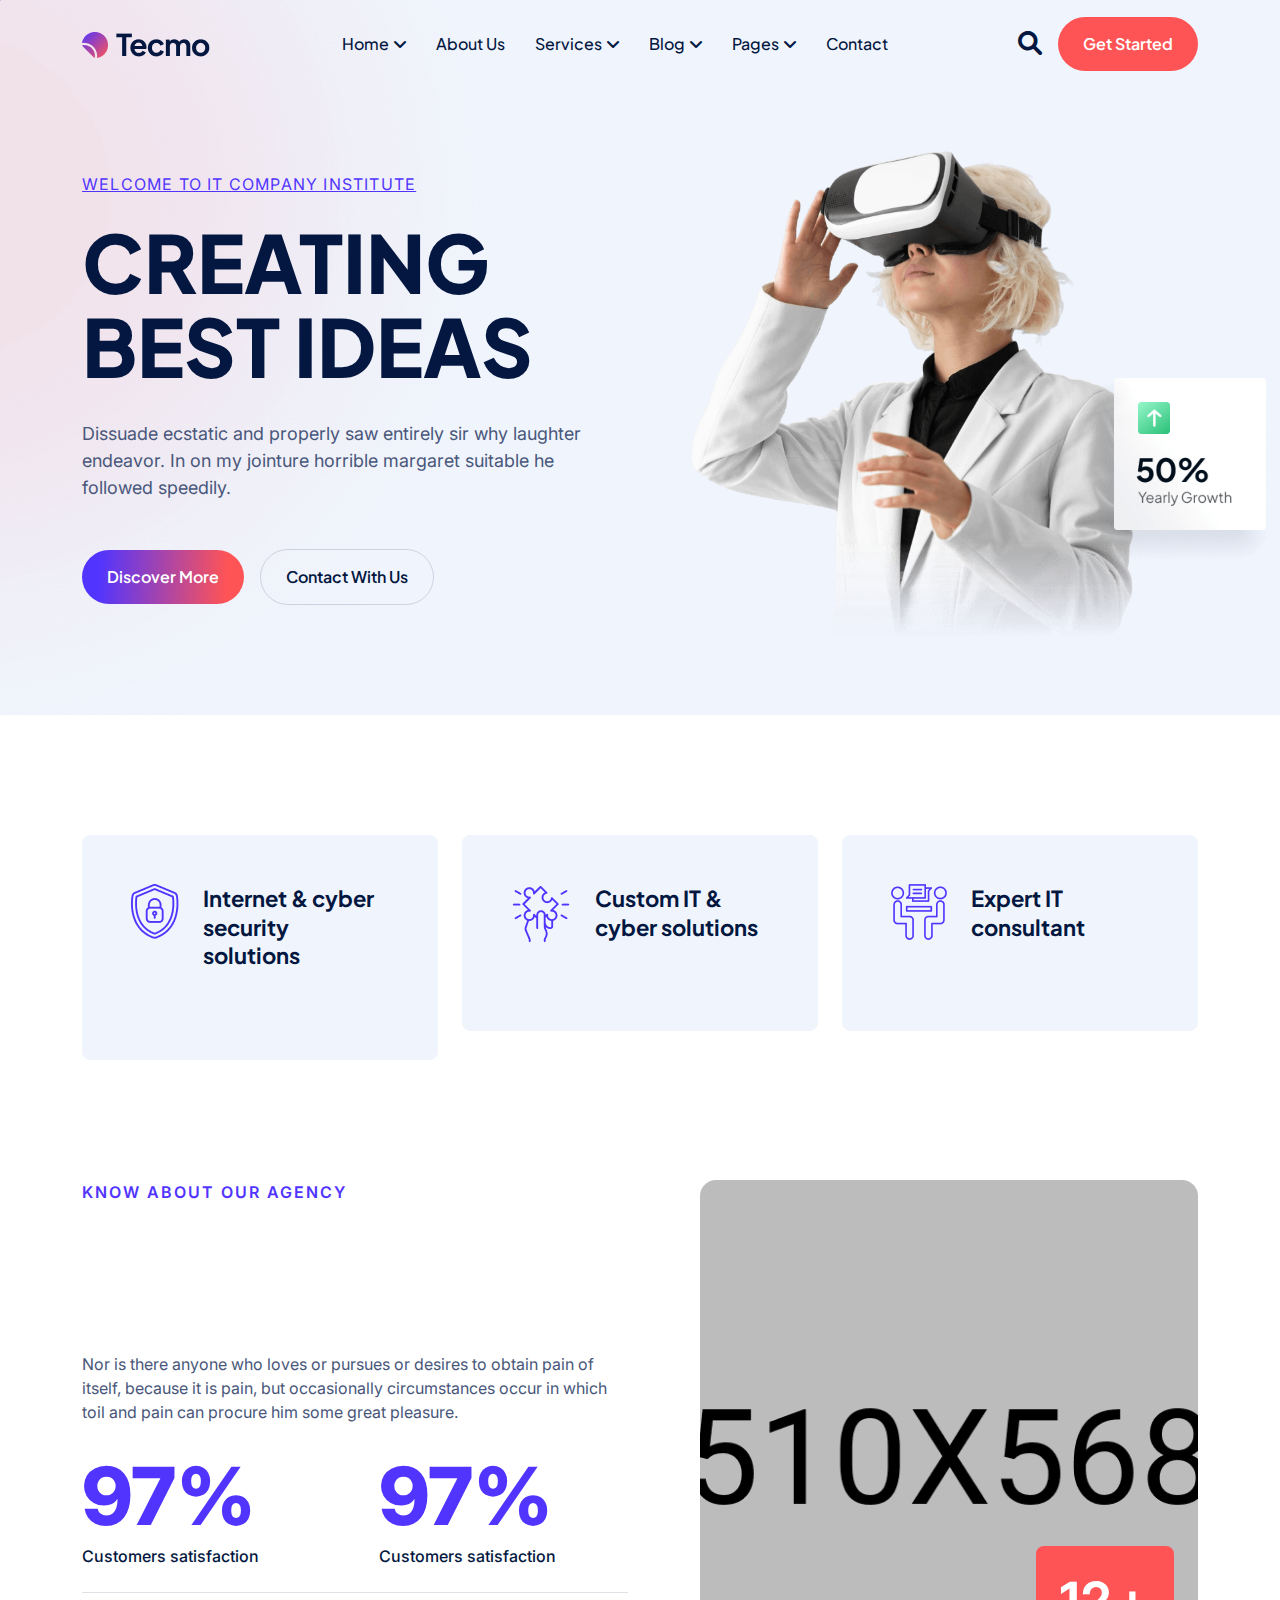
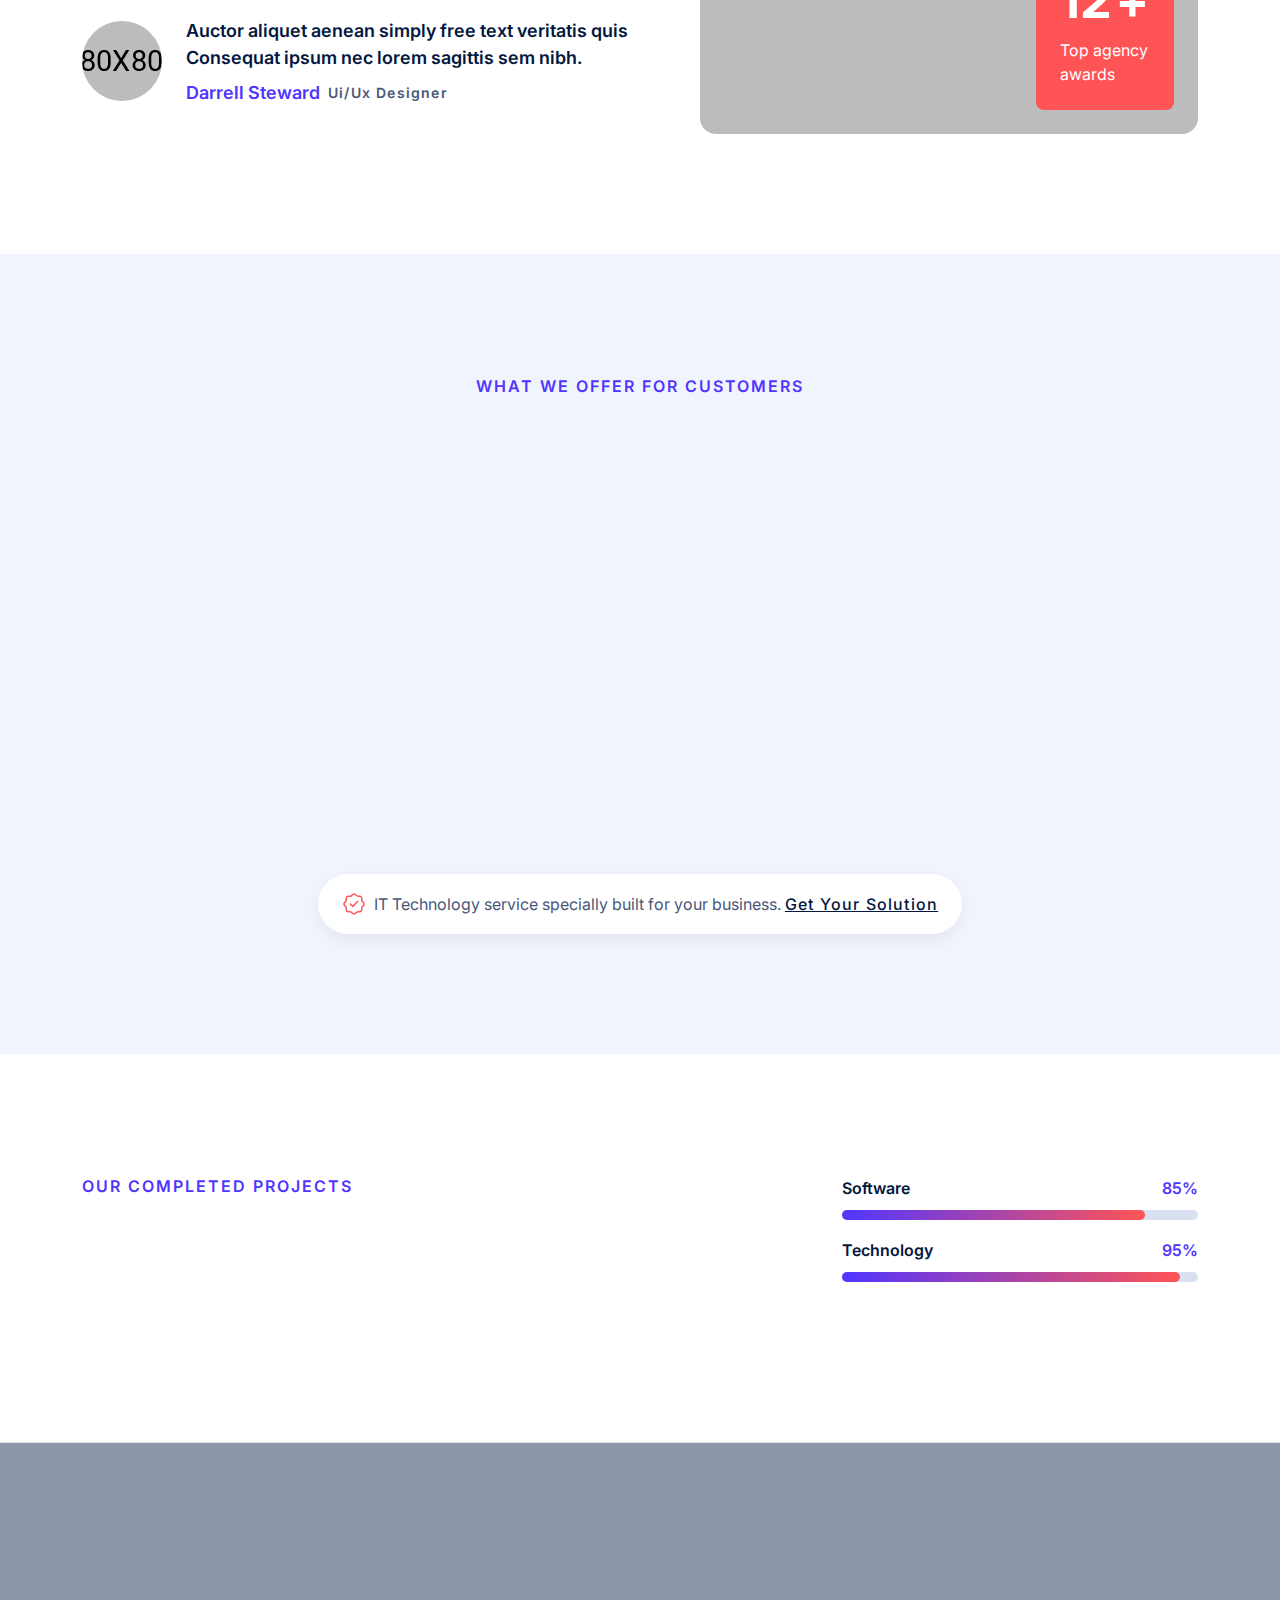
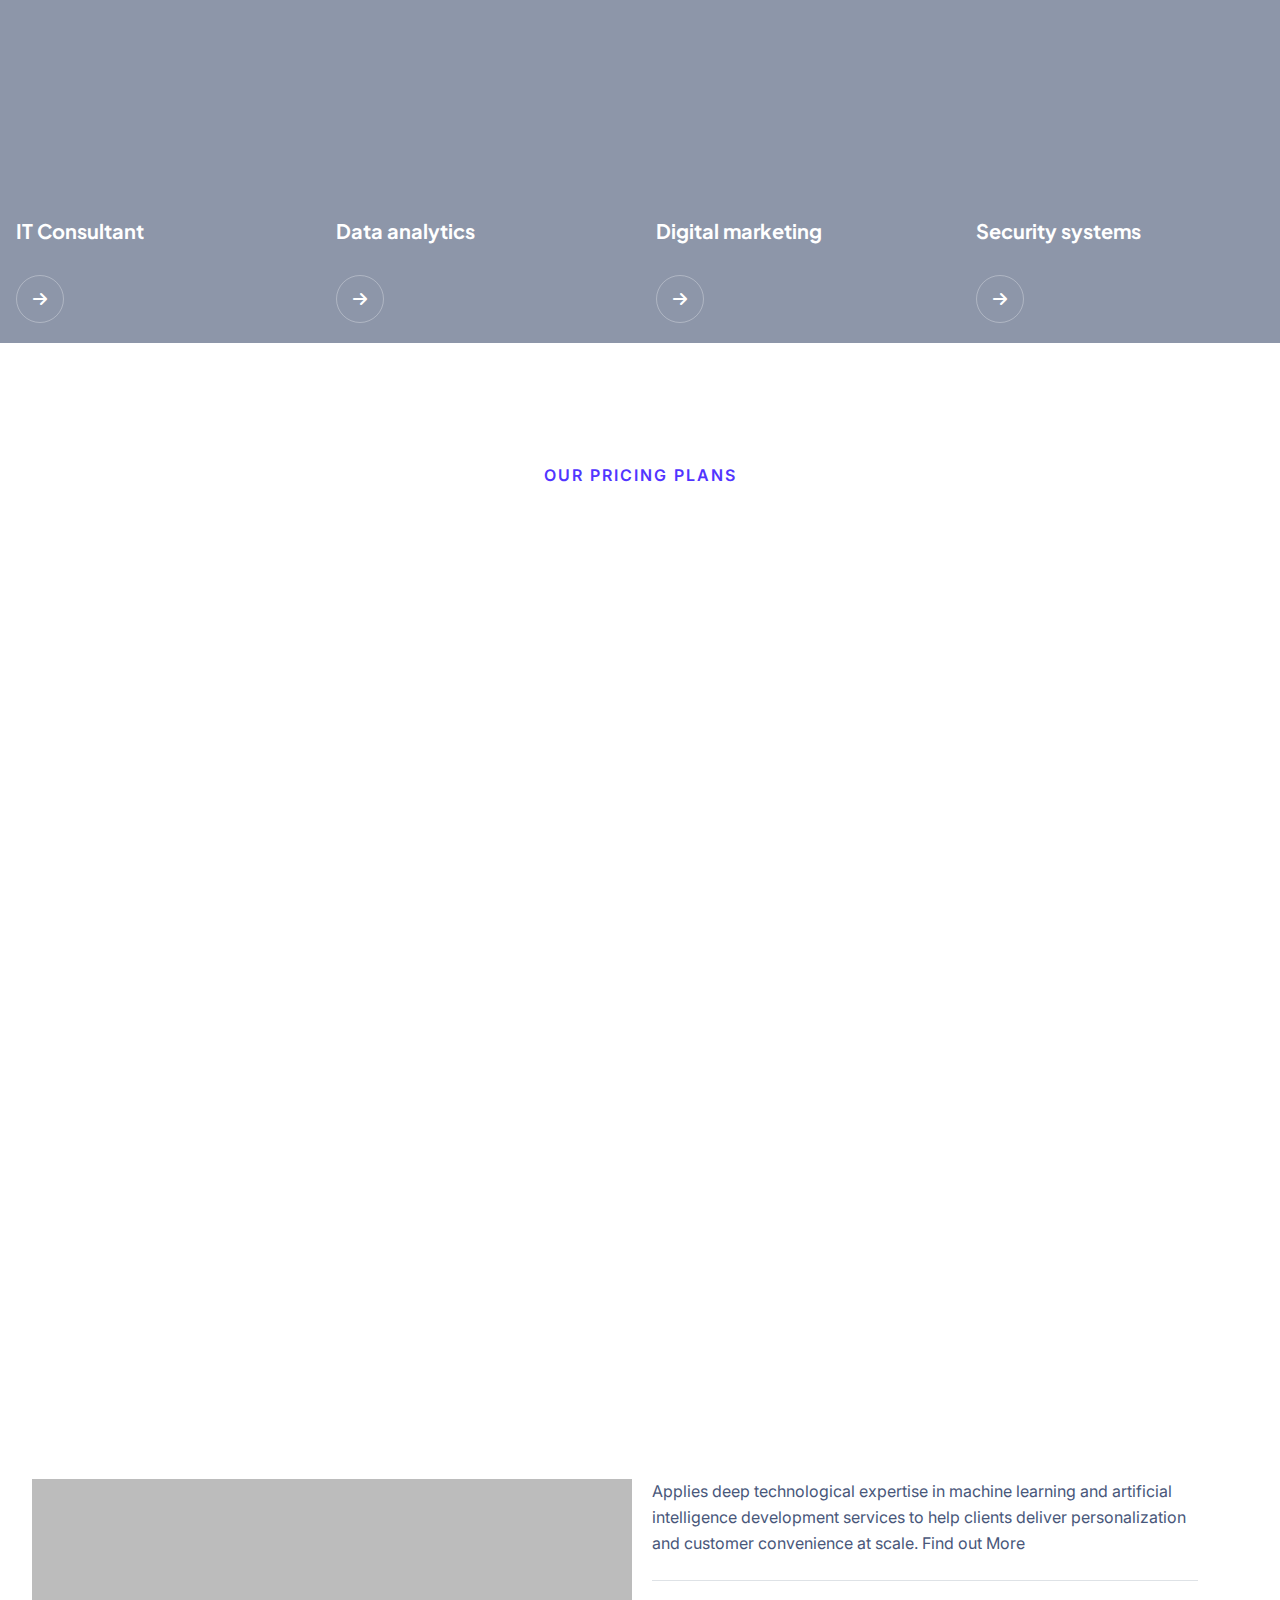
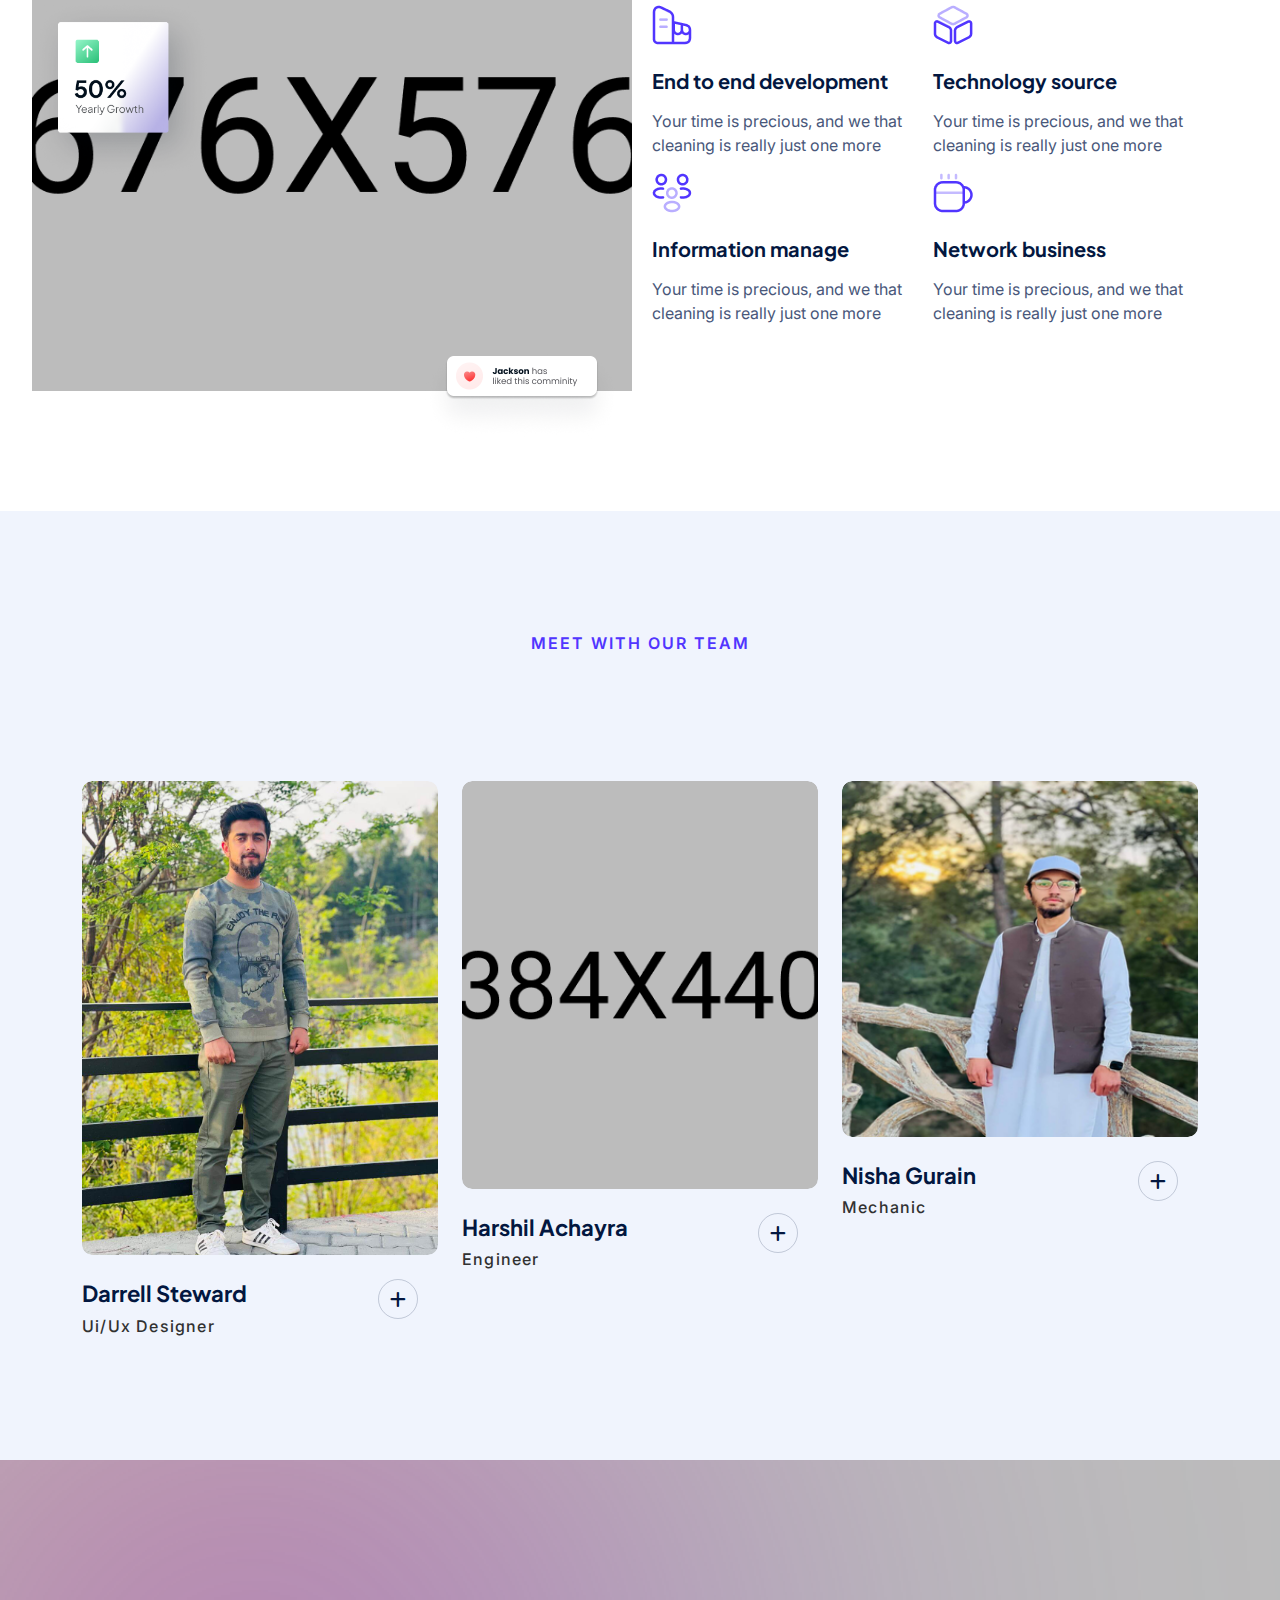
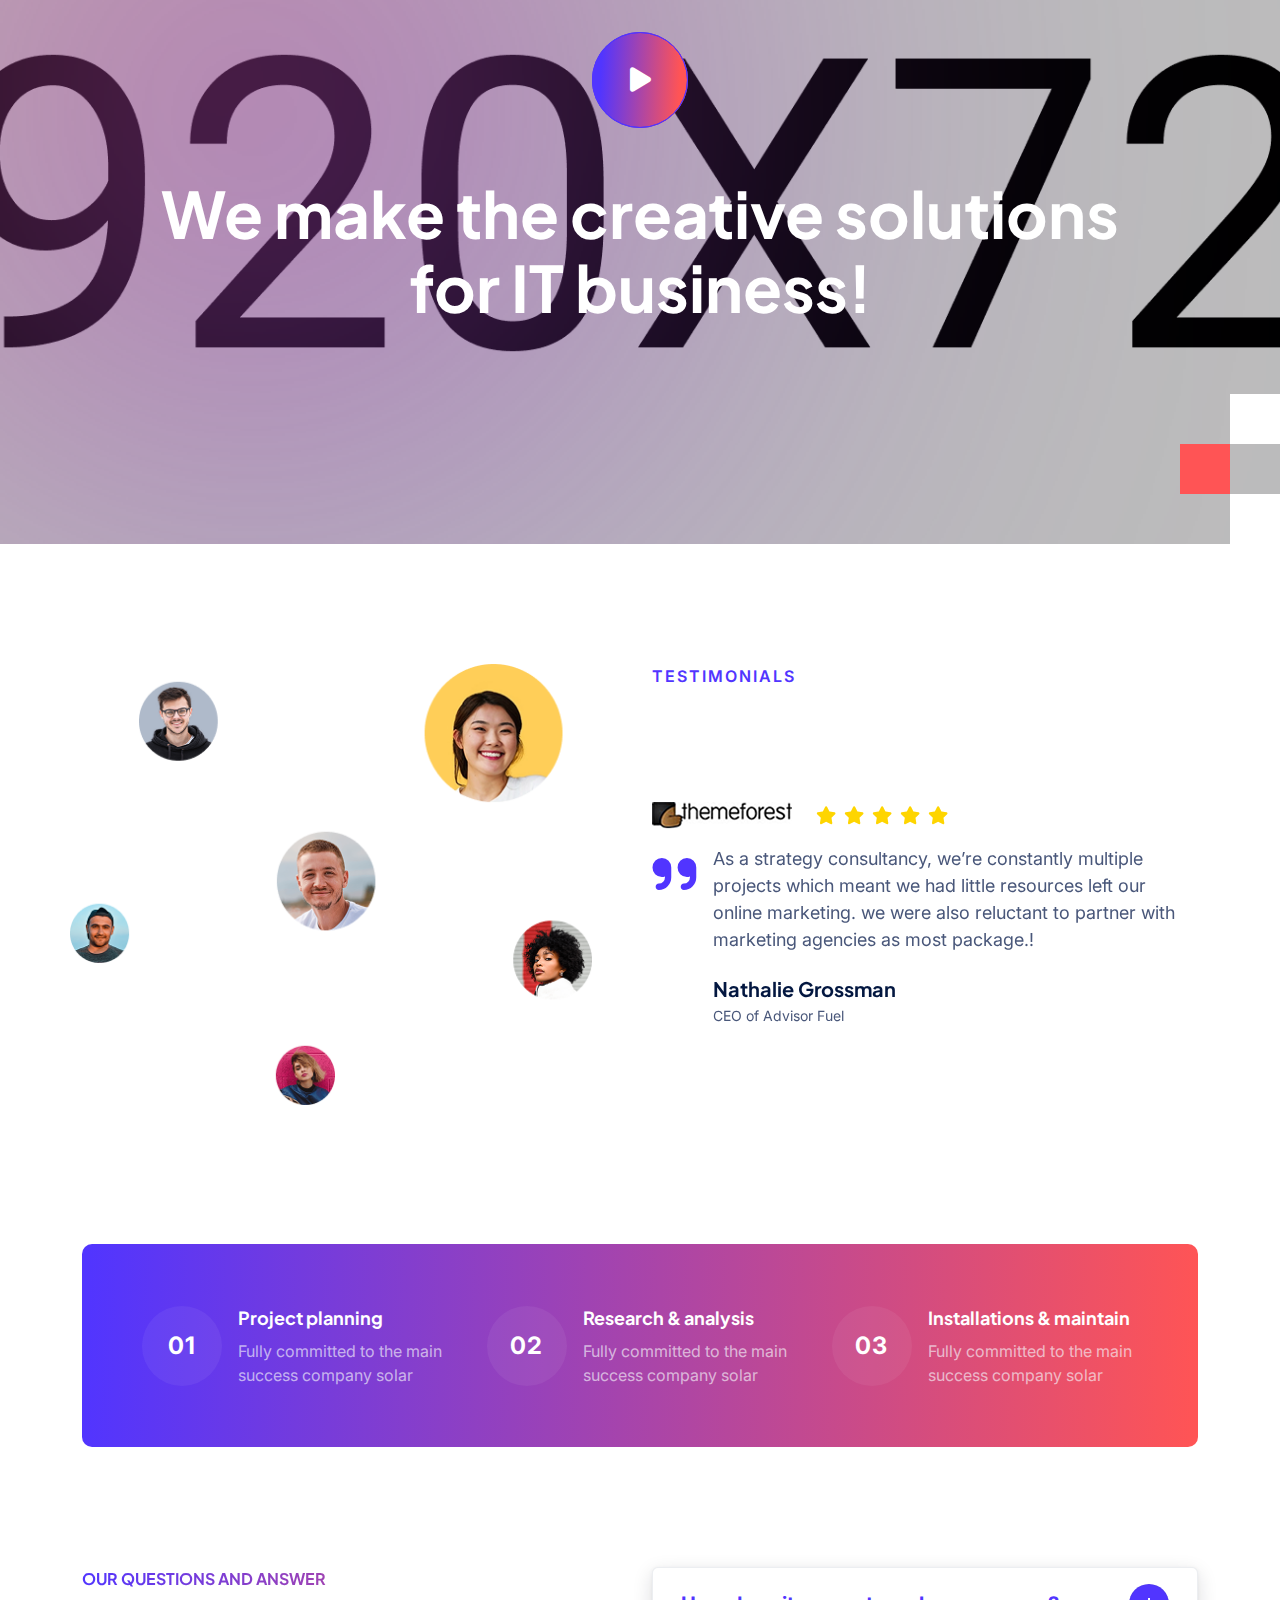
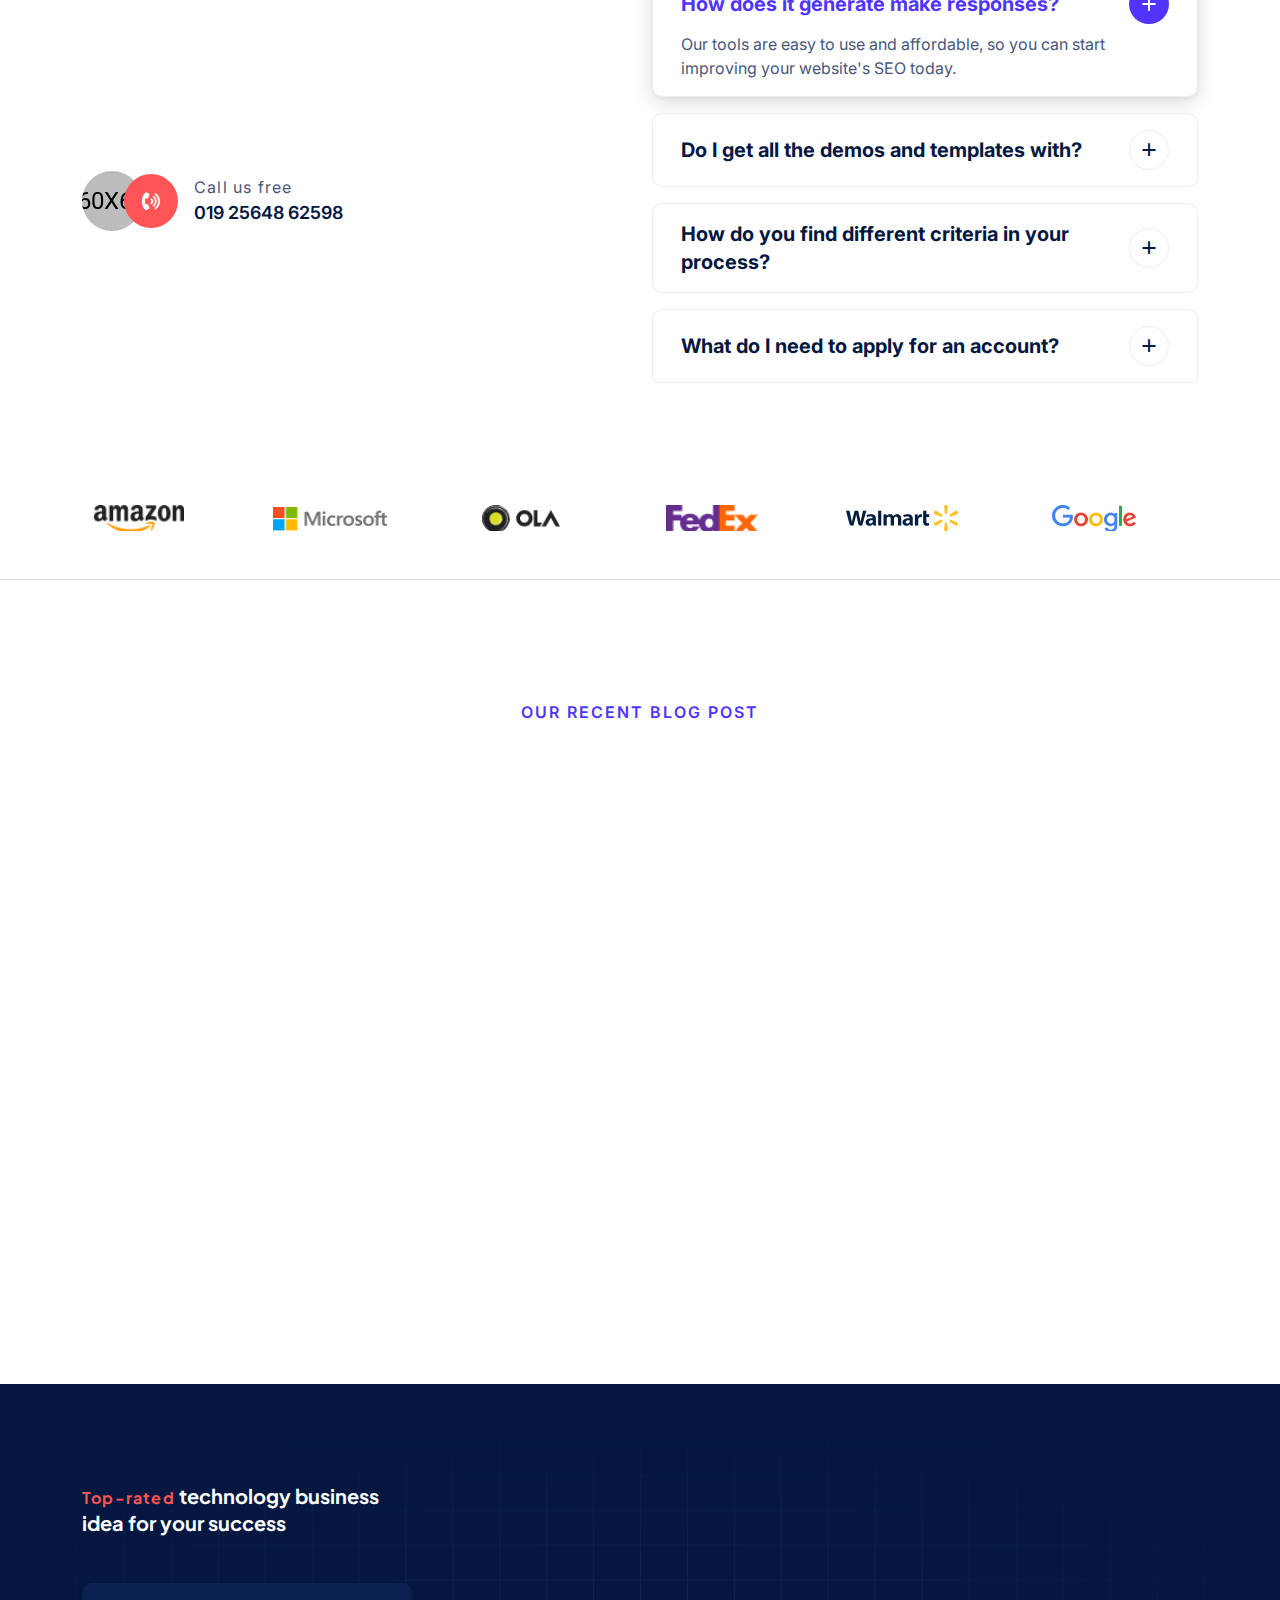
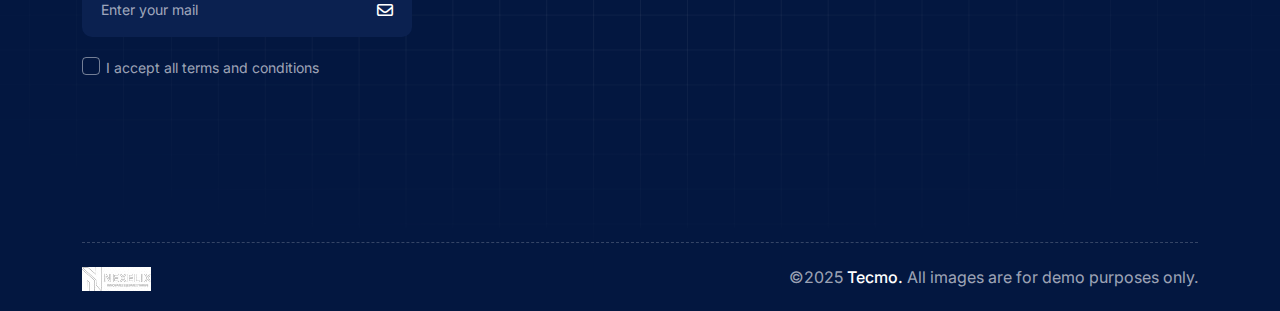
<file: nexelix/buyer-file/main-file/index-4.html>
<!DOCTYPE html>
<html lang="en">
<!--<< Header Area >>-->

<head>
    <!-- ========== Meta Tags ========== -->
    <meta charset="UTF-8">
    <meta http-equiv="X-UA-Compatible" content="IE=edge">
    <meta name="viewport" content="width=device-width, initial-scale=1">
    <meta name="author" content="authorName">
    <meta name="description" content="Tecmo - IT Solution and Technology HTML Template">
    <!-- ======== Page title ============ -->
    <title>Tecmo - IT Solution and Technology HTML Template</title>
    <!--<< Favcion >>-->
    <link rel="shortcut icon" href="assets/img/logo/favs.png">
    <!--<< Bootstrap min.css >>-->
    <link rel="stylesheet" href="assets/css/bootstrap.min.css">
    <!--<< All Min Css >>-->
    <link rel="stylesheet" href="assets/css/all.min.css">
    <!--<< Animate.css >>-->
    <link rel="stylesheet" href="assets/css/animate.css">
    <!--<< Magnific Popup.css >>-->
    <link rel="stylesheet" href="assets/css/magnific-popup.css">
    <!--<< MeanMenu.css >>-->
    <link rel="stylesheet" href="assets/css/meanmenu.css">
    <!--<< Swiper Bundle.css >>-->
    <link rel="stylesheet" href="assets/css/swiper-bundle.min.css">
    <!--<< Nice Select.css >>-->
    <link rel="stylesheet" href="assets/css/nice-select.css">
    <!--<< Main.css >>-->
    <link rel="stylesheet" href="assets/css/main.css">
</head>

<body>

    <!-- Preloader Start -->
    <div id="preloader" class="preloader">
        <div class="animation-preloader">
            <div class="spinner">
            </div>
            <div class="txt-loading">
                <span data-text-preloader="T" class="letters-loading">
                    T
                </span>
                <span data-text-preloader="E" class="letters-loading">
                    E
                </span>
                <span data-text-preloader="C" class="letters-loading">
                    C
                </span>
                <span data-text-preloader="M" class="letters-loading">
                    M
                </span>
                <span data-text-preloader="O" class="letters-loading">
                    O
                </span>
            </div>
            <p class="text-center">Loading</p>
        </div>
        <div class="loader">
            <div class="row">
                <div class="col-3 loader-section section-left">
                    <div class="bg"></div>
                </div>
                <div class="col-3 loader-section section-left">
                    <div class="bg"></div>
                </div>
                <div class="col-3 loader-section section-right">
                    <div class="bg"></div>
                </div>
                <div class="col-3 loader-section section-right">
                    <div class="bg"></div>
                </div>
            </div>
        </div>
    </div>

    <!-- Start Cursor Pointer -->
    <div class="mouse-follower">
        <span class="cursor-outline"></span>
        <span class="cursor-dot"></span>
    </div>
    <!-- End Cursor Pointer -->

    <!-- Offcanvas Area Start -->
    <div class="fix-area">
        <div class="offcanvas__info">
            <div class="offcanvas__wrapper">
                <div class="offcanvas__content">
                    <div class="offcanvas__top mb-4 d-flex justify-content-between align-items-center">
                        <div class="offcanvas__logo">
                            <a href="index.html">
                                <img src="assets/img/logo/logo.png" alt="logo-img">
                            </a>
                        </div>
                        <div class="offcanvas__close">
                            <button>
                                <i class="fas fa-times"></i>
                            </button>
                        </div>
                    </div>

                    <div class="mobile-menu fix mb-3"></div>
                    <div class="offcanvas__contact">
                        <h4 class="n900-clr">Contact Info</h4>
                        <ul class="d-grid gap-2 mb-5">
                            <li class="d-flex align-items-center">
                                <div class="offcanvas__contact-icon">
                                    <i class="fal fa-map-marker-alt"></i>
                                </div>
                                <div class="offcanvas__contact-text">
                                    <a target="_blank" href="#">3517 W. Gray St. Utica, Pennsylvania</a>
                                </div>
                            </li>
                            <li class="d-flex align-items-center">
                                <div class="offcanvas__contact-icon mr-15">
                                    <i class="fal fa-envelope"></i>
                                </div>
                                <div class="offcanvas__contact-text">
                                    <a href="mailto:info@example.com"><span
                                            class="mailto:info@example.com">alma.lawson@example.com</span></a>
                                </div>
                            </li>
                            <li class="d-flex align-items-center">
                                <div class="offcanvas__contact-icon mr-15">
                                    <i class="fal fa-clock"></i>
                                </div>
                                <div class="offcanvas__contact-text">
                                    <a target="_blank" href="#">Sun-friday, 02am -09pm</a>
                                </div>
                            </li>
                            <li class="d-flex align-items-center">
                                <div class="offcanvas__contact-icon mr-15">
                                    <i class="far fa-phone"></i>
                                </div>
                                <div class="offcanvas__contact-text">
                                    <a href="tel:+11002345909">(219) 555-0114</a>
                                </div>
                            </li>
                        </ul>
                        <div class="header-button mt-4">
                            <a href="contact.html" class="theme-btn p2-bg text-center">
                                <span>
                                    Get A Quote
                                    <span class="ani-arrow">
                                        <i class="fa-solid fa-arrow-right-long"></i>
                                    </span>
                                </span>
                            </a>
                        </div>
                        <div class="social-icon d-flex align-items-center">
                            <a href="#"><i class="fab fa-facebook-f"></i></a>
                            <a href="#"><i class="fab fa-twitter"></i></a>
                            <a href="#"><i class="fa-brands fa-instagram"></i></a>
                            <a href="#"><i class="fa-brands fa-pinterest-p"></i></a>
                        </div>
                    </div>
                </div>
            </div>
        </div>
    </div>
    <div class="offcanvas__overlay"></div>

    <!-- Header Section Start -->
    <header id="header-sticky" class="header-1 header-style4 position-absolute top-0 w-100">
        <div class="container">
            <div class="mega-menu-wrapper">
                <div class="header-main">
                    <div class="header-left">
                        <div class="logo">
                            <a href="index.html" class="header-logo">
                                <img src="assets/img/logo/logo.png" alt="logo-img">
                            </a>
                        </div>
                    </div>
                    <div class="header-right d-flex justify-content-end align-items-center">
                        <div class="mean__menu-wrapper">
                            <div class="main-menu">
                                <nav id="mobile-menu">
                                    <ul>
                                        <li class="has-dropdown active menu-thumb">
                                            <a href="index.html">
                                                Home
                                                <i class="fas fa-angle-down"></i>
                                            </a>
                                            <ul class="submenu has-homemenu">
                                                <li>
                                                    <div class="homemenu-items">
                                                        <div class="homemenu">
                                                            <div class="homemenu-thumb">
                                                                <img src="assets/img/header/home1.png" alt="img">
                                                                <div class="demo-button">
                                                                    <a href="index.html" class="theme-btn">
                                                                        <span>Home 01</span>
                                                                    </a>
                                                                </div>
                                                            </div>
                                                            <div class="homemenu-content text-center">
                                                                <h4 class="homemenu-title">
                                                                    <a href="index.html">Home Version 01</a>
                                                                </h4>
                                                            </div>
                                                        </div>
                                                        <div class="homemenu">
                                                            <div class="homemenu-thumb">
                                                                <img src="assets/img/header/home2.png" alt="img">
                                                                <div class="demo-button">
                                                                    <a href="index-2.html" class="theme-btn">
                                                                        <span>Home 02</span>
                                                                    </a>
                                                                </div>
                                                            </div>
                                                            <div class="homemenu-content text-center">
                                                                <h4 class="homemenu-title">
                                                                    <a href="index-2.html">Home Version 02</a>
                                                                </h4>
                                                            </div>
                                                        </div>
                                                        <div class="homemenu">
                                                            <div class="homemenu-thumb">
                                                                <img src="assets/img/header/home3.png" alt="img">
                                                                <div class="demo-button">
                                                                    <a href="index-3.html" class="theme-btn">
                                                                        <span>Home 03</span>
                                                                    </a>
                                                                </div>
                                                            </div>
                                                            <div class="homemenu-content text-center">
                                                                <h4 class="homemenu-title">
                                                                    <a href="index-3.html">Home Version 03</a>
                                                                </h4>
                                                            </div>
                                                        </div>
                                                        <div class="homemenu">
                                                            <div class="homemenu-thumb">
                                                                <img src="assets/img/header/home4.png" alt="img">
                                                                <div class="demo-button">
                                                                    <a href="index-4.html" class="theme-btn">
                                                                        <span>Home 04</span>
                                                                    </a>
                                                                </div>
                                                            </div>
                                                            <div class="homemenu-content text-center">
                                                                <h4 class="homemenu-title">
                                                                    <a href="index-4.html">Home Version 04</a>
                                                                </h4>
                                                            </div>
                                                        </div>
                                                        <div class="homemenu">
                                                            <div class="homemenu-thumb">
                                                                <img src="assets/img/header/home5.png" alt="img">
                                                                <div class="demo-button">
                                                                    <a href="index-5.html" class="theme-btn">
                                                                        <span>Home 05</span>
                                                                    </a>
                                                                </div>
                                                            </div>
                                                            <div class="homemenu-content text-center">
                                                                <h4 class="homemenu-title">
                                                                    <a href="index-5.html">Home Version 05</a>
                                                                </h4>
                                                            </div>
                                                        </div>
                                                    </div>
                                                </li>
                                            </ul>
                                        </li>
                                        <li>
                                            <a href="about.html">About Us</a>
                                        </li>
                                        <li>
                                            <a href="services.html">
                                                Services
                                                <i class="fas fa-angle-down"></i>
                                            </a>
                                            <ul class="submenu">
                                                <li><a href="services.html">Service</a></li>
                                                <li><a href="services-details.html">Service Details</a></li>
                                            </ul>
                                        </li>

                                        <li>
                                            <a href="blog.html">
                                                Blog
                                                <i class="fas fa-angle-down"></i>
                                            </a>
                                            <ul class="submenu">
                                                <li><a href="blog.html">Blog</a></li>
                                                <li><a href="blog-sidebar.html">Blog Sidebar</a></li>
                                                <li><a href="blog-details.html">Blog Details</a></li>
                                            </ul>
                                        </li>
                                        <li class="has-dropdown">
                                            <a href="#0">
                                                Pages
                                                <i class="fas fa-angle-down"></i>
                                            </a>
                                            <ul class="submenu">
                                                <li><a href="team.html">Team</a></li>
                                                <li><a href="team-details.html">Team Details</a></li>
                                                <li><a href="testimonials.html">Testimonial</a></li>
                                                <li><a href="faqs.html">Faqs</a></li>
                                                <li><a href="pricing-plan.html">Pricing Plan</a></li>
                                                <li><a href="portfolio.html">Portfolio</a></li>
                                                <li><a href="portfolio-details.html">Portfolio Details</a></li>
                                                <li><a href="error.html">Error 404</a></li>
                                            </ul>
                                        </li>
                                        <li>
                                            <a href="contact.html">
                                                Contact
                                            </a>
                                        </li>

                                    </ul>
                                </nav>
                            </div>
                        </div>
                        <a href="#0" class="search-trigger search-icon d-xl-none d-block">
                            <i class="fa-solid fa-magnifying-glass black"></i>
                        </a>
                        <div class="header__hamburger d-xl-none d-block my-auto">
                            <div class="sidebar__toggle">
                                <img src="assets/img/icon/menu.png" alt="icon">
                            </div>
                        </div>

                    </div>
                    <div class="header-hamburger-inner d-xl-flex gap-xxl-4 gap-xl-3 align-items-center d-none">
                        <a href="#0" class="search-trigger search-icon d-xl-block d-none fs-five">
                            <i class="fa-solid fa-magnifying-glass black"></i>
                        </a>
                        <a href="contact.html"
                            class="common-btn box-style cmn-style1 d-inline-flex justify-content-center align-items-center gap-xxl-2 gap-2 fs18 fw-semibold white overflow-hidden rounded-5 p3-bg">
                            Get Started
                        </a>
                        <div class="header__hamburger my-auto d-xl-none d-block">
                            <div class="sidebar__toggle">
                                <img src="assets/img/icon/menu.png" alt="icon">
                            </div>
                        </div>
                    </div>
                </div>
            </div>
        </div>
    </header>

    <!-- Banner Section Start -->
    <section class="banner-section-section04 fix">
        <div class="container">
            <div class="row g-6 align-items-center">
                <div class="col-lg-6">
                    <div class="banner-content">
                        <span
                            class="hero-badge text-decoration-underline text-uppercase fs-seven mb-4 d-inline-block p1-clr wow fadeInUp"
                            data-wow-delay=".4s">
                            WELCOME TO IT COMPANY INSTITUTE
                        </span>
                        <h1 class="black mb-md-4 mb-3 pb-lg-2 d-block wow fadeInUp" data-wow-delay=".5s">
                            CREATING
                            BEST IDEAS
                        </h1>
                        <p class="pra fs-six mb-lg-5 mb-4 pb-lg-0 pb-sm-2 pb-1 wow fadeInUp" data-wow-delay=".6s">
                            Dissuade ecstatic and properly saw entirely sir why laughter endeavor. In on my jointure
                            horrible margaret suitable he
                            followed speedily.
                        </p>
                        <div class="d-flex justify-content-lg-start justify-content-center align-items-center gap-sm-3 gap-1 wow fadeInUp"
                            data-wow-delay=".7s">
                            <div class="">
                                <a href="about.html"
                                    class="common-btn box-style cmn-style1 box-bg w-100 white d-inline-flex justify-content-center align-items-center gap-xxl-2 gap-2 overflow-hidden rounded-5">
                                    Discover More
                                </a>
                            </div>
                            <div class="">
                                <a href="contact.html"
                                    class="common-btn box-style cmn-style1 w-100 black d-inline-flex justify-content-center align-items-center gap-xxl-2 gap-2 overflow-hidden bg-transparent rounded-5 n0-border">
                                    Contact With Us
                                </a>
                            </div>
                        </div>
                    </div>
                </div>
                <div class="col-lg-6">
                    <div class="col-lg-5 order-lg-0 order-1">
                        <div class="business-thumbnail position-relative">
                            <img src="assets/img/banner/hero-thumb4.png" alt="img" class="mimg">
                            <!-- Business -->
                            <img src="assets/img/banner/hero4-user.png" alt="img" class="box-card">
                            <img src="assets/img/banner/hero4-fifti.png" alt="img" class="line-card">
                        </div>
                    </div>
                </div>
            </div>
        </div>
        <!-- Overlay -->
        <img src="assets/img/banner/overlays.png" alt="img" class="overlay">
    </section>
    <!-- Banner Section Start -->

    <!-- Global Feature start -->
    <section class="global-feature-section fix section-padding whitebg">
        <div class="container">
            <div class="row g-4">
                <div class="col-sm-6 col-lg-4">
                    <div
                        class="global-feature-items d-flex  gap-xl-4 gap-3 bg-color rounded-3 px-sm-5 px-3 py-lg-5 py-md-4 py-3">
                        <div class="icon">
                            <img src="assets/img/icon/ware1.png" alt="img">
                        </div>
                        <div class="cont">
                            <h4>
                                <a href="services-details.html" class="black">
                                    Internet & cyber
                                    security solutions
                                </a>
                            </h4>
                            <a href="services-details.html"
                                class="common-btn box-style cmn-style1 box-bg white d-inline-flex justify-content-center align-items-center gap-xxl-2 gap-2 overflow-hidden rounded-5">
                                Read More
                            </a>
                        </div>
                    </div>
                </div>
                <div class="col-sm-6 col-lg-4">
                    <div
                        class="global-feature-items d-flex  gap-xl-4 gap-3 bg-color rounded-3 px-sm-5 px-3 py-lg-5 py-md-4 py-3">
                        <div class="icon">
                            <img src="assets/img/icon/ware2.png" alt="img">
                        </div>
                        <div class="cont">
                            <h4>
                                <a href="services-details.html" class="black">
                                    Custom IT
                                    & cyber solutions
                                </a>
                            </h4>
                            <a href="services-details.html"
                                class="common-btn box-style cmn-style1 box-bg white d-inline-flex justify-content-center align-items-center gap-xxl-2 gap-2 overflow-hidden rounded-5">
                                Read More
                            </a>
                        </div>
                    </div>
                </div>
                <div class="col-sm-6 col-lg-4">
                    <div
                        class="global-feature-items d-flex  gap-xl-4 gap-3 bg-color rounded-3 px-sm-5 px-3 py-lg-5 py-md-4 py-3">
                        <div class="icon">
                            <img src="assets/img/icon/ware3.png" alt="img">
                        </div>
                        <div class="cont">
                            <h4>
                                <a href="services-details.html" class="black">
                                    Expert IT
                                    consultant
                                </a>
                            </h4>
                            <a href="services-details.html"
                                class="common-btn box-style cmn-style1 box-bg white d-inline-flex justify-content-center align-items-center gap-xxl-2 gap-2 overflow-hidden rounded-5">
                                Read More
                            </a>
                        </div>
                    </div>
                </div>
            </div>
        </div>
    </section>

    <!-- About 04 start -->
    <section class="about-section04 fix whitebg space-bottom">
        <div class="container">
            <div class="row g-4">
                <div class="col-lg-6">
                    <div class="section-title mb-xxl-5 mb-xl-4 mb-3">
                        <span class="sub-badge p1-clr fw-semibold fs-seven text-uppercase d-block mb-3">
                            KNOW ABOUT OUR AGENCY
                        </span>
                        <h2 class="mb-xxl-4 mb-3 wow fadeInUp black fw-bold visible-slowly-right" data-wow-delay=".3s">
                            Dedicated solutions <br>
                            for IT business
                        </h2>
                        <p class="pra fs-seven">
                            Nor is there anyone who loves or pursues or desires to obtain pain of itself, because it is
                            pain, but occasionally
                            circumstances occur in which toil and pain can procure him some great pleasure.
                        </p>
                    </div>
                    <div class="d-flex flex-sm-nowrap flex-wrap about-counter4 d-lg-flex">
                        <div class="counter-items">
                            <div class="content d-flex align-items-center gap-0">
                                <span class="count">97</span>
                                <span>%</span>
                            </div>
                            <p class="fs-seven black fw_500">
                                Customers satisfaction
                            </p>
                        </div>
                        <div class="counter-items">
                            <div class="content d-flex align-items-center gap-0">
                                <span class="count">97</span>
                                <span>%</span>
                            </div>
                            <p class="fs-seven black fw_500">
                                Customers satisfaction
                            </p>
                        </div>
                    </div>
                    <div class="border-bottom my-xxl-5 my-4"></div>
                    <div class="d-flex align-items-sm-center align-items-start gap-xl-4 gap-3">
                        <img src="assets/img/about/about-small4.png" alt="img" class="rounded-circle">
                        <div class="cont">
                            <p class="black fs-six fw_600 mb-2">
                                Auctor aliquet aenean simply free text veritatis quis
                                Consequat ipsum nec lorem sagittis sem nibh.
                            </p>
                            <div
                                class="d-flex flex-sm-nowrap flex-wrap align-items-center gap-sm-2 gap-1 fs-six fw_600 p1-clr">
                                Darrell Steward <span class="fs-eight pra">Ui/Ux Designer</span>
                            </div>
                        </div>
                    </div>
                </div>
                <div class="col-lg-6">
                    <div class="about-thumb4 rounded-4 w-100 position-relative ps-lg-5 mt-lg-0 mt-2">
                        <img src="assets/img/about/about-thumb4.png" alt="img" class="rounded-4 w-100">
                        <div class="counter-box p3-bg rounded-3 p-4 bottom-0 end-0 m-4">
                            <div class="cont">
                                <span class="count">12</span>
                                <span>+</span>
                            </div>
                            <p class="fs-seven white mt-2">
                                Top agency <br>
                                awards
                            </p>
                        </div>
                    </div>
                </div>
            </div>
        </div>
    </section>

    <!-- Customer Service04 start -->
    <section class="customer-service-section section-padding fix bg-color">
        <div class="container">
            <div class="row justify-content-center">
                <div class="col-lg-8">
                    <div class="section-title mb-lg-5 mb-4 text-center">
                        <span class="sub-badge p1-clr fw-semibold fs-seven text-uppercase d-block mb-2">
                            WHAT WE OFFER FOR CUSTOMERS
                        </span>
                        <h2 class="wow fadeInUp black fw-bold visible-slowly-right" data-wow-delay=".3s">
                            Dealing in all professional
                            technology services
                        </h2>
                    </div>
                </div>
            </div>
            <div class="row g-4 mb-60">
                <div class="col-sm-6 col-lg-3 wow fadeInUp" data-wow-delay=".3s">
                    <div class="customer-service-items">
                        <div class="icon mb-4">
                            <svg width="52" height="52" viewBox="0 0 52 52" fill="none"
                                xmlns="http://www.w3.org/2000/svg">
                                <path
                                    d="M29.948 44.3637C29.6861 44.3637 29.435 44.4677 29.2499 44.6529C29.0647 44.838 28.9607 45.0892 28.9607 45.351V49.6963C28.9601 49.7832 28.9251 49.8663 28.8635 49.9275C28.8018 49.9887 28.7185 50.023 28.6316 50.023H23.366C23.2787 50.023 23.195 49.9883 23.1333 49.9266C23.0716 49.8649 23.0369 49.7812 23.0369 49.6939V45.3558C23.037 45.1279 22.9583 44.907 22.8142 44.7306C22.67 44.5541 22.4692 44.4329 22.2459 44.3876C19.8955 43.9098 17.6602 42.9803 15.6639 41.6507C15.4738 41.5255 15.2464 41.4696 15.0199 41.4925C14.7934 41.5154 14.5817 41.6156 14.4205 41.7764L11.3389 44.8508C11.277 44.9126 11.1931 44.9473 11.1056 44.9473C11.0181 44.9473 10.9342 44.9126 10.8722 44.8508L7.14922 41.1278C7.08769 41.0657 7.05316 40.9818 7.05316 40.8944C7.05316 40.807 7.08769 40.7231 7.14922 40.661L10.2284 37.5831C10.3886 37.4214 10.4881 37.2093 10.5099 36.9827C10.5317 36.7561 10.4745 36.529 10.3481 36.3397C9.01851 34.3434 8.08903 32.1081 7.61116 29.7577C7.56728 29.5343 7.44753 29.3329 7.27218 29.1876C7.09684 29.0424 6.87668 28.9622 6.64899 28.9607H2.30369C2.21641 28.9607 2.1327 28.926 2.07098 28.8643C2.00927 28.8026 1.97459 28.7189 1.97459 28.6316V23.366C1.97554 23.2792 2.01059 23.1963 2.07217 23.1352C2.13375 23.0741 2.21692 23.0396 2.30369 23.0393H6.66216C6.88971 23.0394 7.11032 22.9609 7.28655 22.8169C7.46279 22.673 7.58382 22.4725 7.62911 22.2495C8.10449 19.9005 9.02936 17.6655 10.3528 15.6675C10.4795 15.4783 10.5368 15.2511 10.515 15.0244C10.4932 14.7978 10.3936 14.5857 10.2332 14.4241L7.14922 11.3413C7.08769 11.2793 7.05316 11.1954 7.05316 11.108C7.05316 11.0206 7.08769 10.9367 7.14922 10.8746L10.8722 7.15162C10.9342 7.08979 11.0181 7.05507 11.1056 7.05507C11.1931 7.05507 11.277 7.08979 11.3389 7.15162L14.4169 10.2308C14.5781 10.3915 14.7898 10.4918 15.0163 10.5147C15.2428 10.5376 15.4702 10.4817 15.6603 10.3564C17.6568 9.02737 19.892 8.09793 22.2423 7.61953C22.4656 7.57424 22.6664 7.45308 22.8106 7.27662C22.9548 7.10016 23.0335 6.87926 23.0333 6.65139V2.30608C23.0335 2.26261 23.0422 2.21959 23.059 2.1795C23.0759 2.13941 23.1004 2.10303 23.1313 2.07245C23.1622 2.04188 23.1989 2.01771 23.2392 2.00132C23.2794 1.98494 23.3225 1.97667 23.366 1.97699H28.6316C28.7188 1.9773 28.8023 2.01208 28.864 2.07372C28.9256 2.13537 28.9604 2.2189 28.9607 2.30608V6.65139C28.9607 6.91323 29.0647 7.16436 29.2499 7.34951C29.435 7.53466 29.6861 7.63868 29.948 7.63868C30.2098 7.63868 30.461 7.53466 30.6461 7.34951C30.8313 7.16436 30.9353 6.91323 30.9353 6.65139V2.30608C30.935 1.69498 30.6922 1.10897 30.2603 0.676632C29.8285 0.244294 29.2427 0.0009508 28.6316 0H23.366C22.7553 0.0009495 22.1699 0.243964 21.7381 0.675784C21.3063 1.1076 21.0633 1.69301 21.0623 2.30369V5.86394C19.0136 6.36447 17.0546 7.17868 15.2546 8.27773L12.7343 5.75624C12.2955 5.33735 11.7122 5.10362 11.1056 5.10362C10.499 5.10362 9.91564 5.33735 9.47685 5.75624L5.75384 9.47924C5.32224 9.91141 5.07982 10.4972 5.07982 11.108C5.07982 11.7188 5.32224 12.3046 5.75384 12.7367L8.26696 15.257C7.17593 17.0581 6.36791 19.016 5.87112 21.0623H2.30369C1.69301 21.0633 1.1076 21.3063 0.675784 21.7381C0.243964 22.1699 0.0009495 22.7553 0 23.366V28.6316C0.000316221 29.2427 0.243051 29.8287 0.67494 30.261C1.10683 30.6934 1.69259 30.9367 2.30369 30.9377H5.85915C6.35968 32.9864 7.17389 34.9454 8.27294 36.7454L5.75983 39.2657C5.32823 39.6978 5.0858 40.2836 5.0858 40.8944C5.0858 41.5052 5.32823 42.091 5.75983 42.5232L9.48283 46.2462C9.9212 46.6659 10.5047 46.9001 11.1116 46.9001C11.7185 46.9001 12.3019 46.6659 12.7403 46.2462L15.2606 43.733C17.0608 44.8313 19.0198 45.6451 21.0683 46.1456V49.7011C21.0705 50.3099 21.3133 50.8932 21.7437 51.3238C22.174 51.7544 22.7572 51.9975 23.366 52H28.6316C29.2423 51.9991 29.8277 51.756 30.2595 51.3242C30.6913 50.8924 30.9343 50.307 30.9353 49.6963V45.3558C30.9359 45.2257 30.9108 45.0968 30.8615 44.9765C30.8122 44.8562 30.7396 44.7468 30.6478 44.6546C30.5561 44.5624 30.447 44.4892 30.3269 44.4393C30.2068 44.3894 30.078 44.3637 29.948 44.3637Z"
                                    fill="#5135FF" />
                                <path
                                    d="M34.8841 18.1027C34.8834 16.7935 34.3632 15.538 33.4377 14.6119C32.5121 13.6859 31.2568 13.1651 29.9476 13.1638H18.1C17.0621 13.161 16.0498 13.4863 15.2079 14.0933C14.366 14.7003 13.7375 15.5579 13.4123 16.5436C13.0871 17.5293 13.0817 18.5925 13.3971 19.5814C13.7124 20.5702 14.3323 21.4341 15.1681 22.0495C14.5468 22.5037 14.0415 23.0981 13.6932 23.7843C13.3449 24.4704 13.1633 25.2291 13.1633 25.9987C13.1633 26.7682 13.3449 27.5269 13.6932 28.2131C14.0415 28.8993 14.5468 29.4937 15.1681 29.9479C14.3313 30.563 13.7104 31.427 13.3945 32.4163C13.0785 33.4056 13.0835 34.4695 13.4089 35.4558C13.7342 36.4421 14.3632 37.3002 15.2058 37.9073C16.0484 38.5144 17.0615 38.8395 18.1 38.8359H29.9476C30.9855 38.8388 31.9978 38.5135 32.8397 37.9065C33.6816 37.2994 34.3101 36.4418 34.6353 35.4562C34.9606 34.4705 34.9659 33.4073 34.6506 32.4184C34.3352 31.4296 33.7154 30.5657 32.8796 29.9503C33.5008 29.4961 34.0061 28.9017 34.3544 28.2155C34.7027 27.5293 34.8843 26.7706 34.8843 26.0011C34.8843 25.2315 34.7027 24.4728 34.3544 23.7866C34.0061 23.1004 33.5008 22.5061 32.8796 22.0519C33.4991 21.5961 34.0032 21.0015 34.3513 20.3156C34.6994 19.6298 34.8819 18.8719 34.8841 18.1027ZM32.9095 33.8995C32.9082 34.6844 32.5957 35.4368 32.0404 35.9916C31.4852 36.5464 30.7325 36.8583 29.9476 36.8589H18.1C17.3145 36.8589 16.5611 36.5469 16.0057 35.9914C15.4502 35.436 15.1381 34.6826 15.1381 33.8971C15.1381 33.1115 15.4502 32.3582 16.0057 31.8027C16.5611 31.2472 17.3145 30.9352 18.1 30.9352H29.9476C30.7333 30.9358 31.4867 31.2484 32.0421 31.8042C32.5975 32.3601 32.9095 33.1137 32.9095 33.8995ZM32.9095 26.0011C32.9082 26.786 32.5957 27.5384 32.0404 28.0932C31.4852 28.648 30.7325 28.9599 29.9476 28.9606H18.1C17.3145 28.9606 16.5611 28.6485 16.0057 28.0931C15.4502 27.5376 15.1381 26.7842 15.1381 25.9987C15.1381 25.2131 15.4502 24.4598 16.0057 23.9043C16.5611 23.3489 17.3145 23.0368 18.1 23.0368H29.9476C30.7333 23.0374 31.4867 23.35 32.0421 23.9059C32.5975 24.4617 32.9095 25.2153 32.9095 26.0011ZM29.9476 21.0622H18.1C17.3145 21.0622 16.5611 20.7502 16.0057 20.1947C15.4502 19.6392 15.1381 18.8859 15.1381 18.1003C15.1381 17.3148 15.4502 16.5614 16.0057 16.0059C16.5611 15.4505 17.3145 15.1384 18.1 15.1384H29.9476C30.7331 15.1384 31.4865 15.4505 32.042 16.0059C32.5974 16.5614 32.9095 17.3148 32.9095 18.1003C32.9095 18.8859 32.5974 19.6392 32.042 20.1947C31.4865 20.7502 30.7331 21.0622 29.9476 21.0622Z"
                                    fill="#5135FF" />
                                <path
                                    d="M28.6318 17.1132H23.3662C23.1044 17.1132 22.8532 17.2172 22.6681 17.4023C22.4829 17.5875 22.3789 17.8386 22.3789 18.1005C22.3789 18.3623 22.4829 18.6134 22.6681 18.7986C22.8532 18.9837 23.1044 19.0878 23.3662 19.0878H28.6318C28.8936 19.0878 29.1448 18.9837 29.3299 18.7986C29.5151 18.6134 29.6191 18.3623 29.6191 18.1005C29.6191 17.8386 29.5151 17.5875 29.3299 17.4023C29.1448 17.2172 28.8936 17.1132 28.6318 17.1132Z"
                                    fill="#5135FF" />
                                <path
                                    d="M19.417 19.4192C20.144 19.4192 20.7334 18.8298 20.7334 18.1028C20.7334 17.3757 20.144 16.7864 19.417 16.7864C18.69 16.7864 18.1006 17.3757 18.1006 18.1028C18.1006 18.8298 18.69 19.4192 19.417 19.4192Z"
                                    fill="#5135FF" />
                                <path
                                    d="M23.3662 26.9885H28.6318C28.8936 26.9885 29.1448 26.8845 29.3299 26.6993C29.5151 26.5142 29.6191 26.2631 29.6191 26.0012C29.6191 25.7394 29.5151 25.4882 29.3299 25.3031C29.1448 25.1179 28.8936 25.0139 28.6318 25.0139H23.3662C23.1044 25.0139 22.8532 25.1179 22.6681 25.3031C22.4829 25.4882 22.3789 25.7394 22.3789 26.0012C22.3789 26.2631 22.4829 26.5142 22.6681 26.6993C22.8532 26.8845 23.1044 26.9885 23.3662 26.9885Z"
                                    fill="#5135FF" />
                                <path
                                    d="M19.417 27.3176C20.144 27.3176 20.7334 26.7282 20.7334 26.0012C20.7334 25.2742 20.144 24.6848 19.417 24.6848C18.69 24.6848 18.1006 25.2742 18.1006 26.0012C18.1006 26.7282 18.69 27.3176 19.417 27.3176Z"
                                    fill="#5135FF" />
                                <path
                                    d="M23.3662 34.8868H28.6318C28.8936 34.8868 29.1448 34.7828 29.3299 34.5977C29.5151 34.4125 29.6191 34.1614 29.6191 33.8995C29.6191 33.6377 29.5151 33.3866 29.3299 33.2014C29.1448 33.0163 28.8936 32.9122 28.6318 32.9122H23.3662C23.1044 32.9122 22.8532 33.0163 22.6681 33.2014C22.4829 33.3866 22.3789 33.6377 22.3789 33.8995C22.3789 34.1614 22.4829 34.4125 22.6681 34.5977C22.8532 34.7828 23.1044 34.8868 23.3662 34.8868Z"
                                    fill="#5135FF" />
                                <path
                                    d="M19.417 35.2159C20.144 35.2159 20.7334 34.6266 20.7334 33.8995C20.7334 33.1725 20.144 32.5831 19.417 32.5831C18.69 32.5831 18.1006 33.1725 18.1006 33.8995C18.1006 34.6266 18.69 35.2159 19.417 35.2159Z"
                                    fill="#5135FF" />
                                <path
                                    d="M33.8975 11.1918C34.0509 11.1921 34.2024 11.1565 34.3397 11.088C34.477 11.0194 34.5965 10.9197 34.6885 10.7969L38.3409 5.92622H44.9073C45.1459 6.76667 45.6803 7.49251 46.4121 7.96981C47.1438 8.44711 48.0235 8.64368 48.8888 8.52325C49.7541 8.40282 50.5467 7.97352 51.1203 7.31454C51.694 6.65557 52.0099 5.81138 52.0099 4.93772C52.0099 4.06406 51.694 3.21988 51.1203 2.5609C50.5467 1.90193 49.7541 1.47262 48.8888 1.35219C48.0235 1.23176 47.1438 1.42833 46.4121 1.90563C45.6803 2.38294 45.1459 3.10877 44.9073 3.94923H37.8466C37.6934 3.94951 37.5423 3.98531 37.4053 4.05384C37.2682 4.12236 37.149 4.22174 37.0568 4.34415L33.1076 9.60973C32.9977 9.75633 32.9307 9.93064 32.9142 10.1131C32.8977 10.2956 32.9323 10.4791 33.0141 10.6431C33.096 10.8071 33.2218 10.945 33.3776 11.0415C33.5334 11.138 33.713 11.1892 33.8963 11.1894L33.8975 11.1918ZM48.3778 3.29342C48.7032 3.29342 49.0214 3.38993 49.292 3.57074C49.5626 3.75155 49.7735 4.00854 49.898 4.30922C50.0226 4.60989 50.0552 4.94074 49.9917 5.25994C49.9282 5.57913 49.7715 5.87233 49.5413 6.10246C49.3112 6.33259 49.018 6.4893 48.6988 6.5528C48.3796 6.61629 48.0488 6.5837 47.7481 6.45916C47.4474 6.33461 47.1904 6.12371 47.0096 5.85311C46.8288 5.58251 46.7323 5.26437 46.7323 4.93892C46.7329 4.5027 46.9065 4.08453 47.215 3.77608C47.5234 3.46763 47.9416 3.29406 48.3778 3.29342Z"
                                    fill="#5135FF" />
                                <path
                                    d="M48.3778 30.2771C47.5917 30.2786 46.8275 30.5365 46.2012 31.0116C45.5749 31.4868 45.1206 32.1532 44.9073 32.9099H40.7188L38.2943 31.6976C38.1783 31.6396 38.052 31.605 37.9227 31.5959C37.7933 31.5867 37.6634 31.603 37.5404 31.644C37.4174 31.6851 37.3037 31.7499 37.2057 31.8348C37.1077 31.9198 37.0275 32.0232 36.9695 32.1392C36.9115 32.2552 36.8769 32.3815 36.8677 32.5108C36.8585 32.6402 36.8749 32.77 36.9159 32.8931C36.9569 33.0161 37.0217 33.1298 37.1067 33.2278C37.1917 33.3257 37.2951 33.406 37.4111 33.464L40.0439 34.7804C40.181 34.8488 40.3322 34.8845 40.4855 34.8845H44.9133C45.0983 35.5306 45.4599 36.1123 45.9574 36.5643C46.4548 37.0162 47.0685 37.3204 47.7294 37.4426C48.3903 37.5649 49.0721 37.5004 49.6984 37.2564C50.3246 37.0124 50.8704 36.5985 51.2743 36.0613C51.6782 35.5242 51.9243 34.885 51.9849 34.2156C52.0454 33.5463 51.9181 32.8733 51.6172 32.2723C51.3162 31.6714 50.8537 31.1663 50.2814 30.8138C49.7092 30.4613 49.0499 30.2755 48.3778 30.2771ZM48.3778 35.5427C48.0524 35.5427 47.7343 35.4462 47.4637 35.2654C47.1931 35.0846 46.9821 34.8276 46.8576 34.5269C46.7331 34.2262 46.7005 33.8954 46.764 33.5762C46.8275 33.257 46.9842 32.9638 47.2143 32.7337C47.4444 32.5035 47.7376 32.3468 48.0568 32.2833C48.376 32.2198 48.7069 32.2524 49.0075 32.377C49.3082 32.5015 49.5652 32.7124 49.746 32.983C49.9268 33.2536 50.0233 33.5717 50.0233 33.8972C50.023 34.3335 49.8495 34.7519 49.541 35.0604C49.2325 35.3689 48.8142 35.5424 48.3778 35.5427Z"
                                    fill="#5135FF" />
                                <path
                                    d="M48.3772 14.4805C47.5911 14.482 46.8269 14.7399 46.2006 15.215C45.5742 15.6901 45.12 16.3566 44.9067 17.1133H40.4789C40.3492 17.1132 40.2208 17.1387 40.1011 17.1884C39.9814 17.2381 39.8726 17.311 39.7812 17.4029L38.4648 18.7193C38.2797 18.9043 38.1758 19.1553 38.1758 19.417C38.1758 19.6786 38.2797 19.9296 38.4648 20.1146C38.6498 20.2997 38.9008 20.4036 39.1625 20.4036C39.4241 20.4036 39.6751 20.2997 39.8602 20.1146L40.8881 19.0879H44.9067C45.0917 19.7337 45.453 20.3153 45.9502 20.7671C46.4474 21.219 47.0607 21.5232 47.7213 21.6457C48.3819 21.7682 49.0635 21.7041 49.6897 21.4606C50.3158 21.217 50.8617 20.8037 51.2659 20.2671C51.6701 19.7305 51.9167 19.0918 51.9779 18.4227C52.0392 17.7537 51.9127 17.0808 51.6126 16.4797C51.3125 15.8786 50.8508 15.3731 50.2793 15.0199C49.7077 14.6668 49.0491 14.4799 48.3772 14.4805ZM48.3772 19.7461C48.0518 19.7461 47.7336 19.6495 47.463 19.4687C47.1924 19.2879 46.9815 19.0309 46.857 18.7303C46.7324 18.4296 46.6999 18.0987 46.7634 17.7795C46.8268 17.4603 46.9836 17.1671 47.2137 16.937C47.4438 16.7069 47.737 16.5502 48.0562 16.4867C48.3754 16.4232 48.7063 16.4558 49.0069 16.5803C49.3076 16.7049 49.5646 16.9158 49.7454 17.1864C49.9262 17.457 50.0227 17.7751 50.0227 18.1006C50.0224 18.5369 49.8489 18.9552 49.5404 19.2637C49.2319 19.5723 48.8135 19.7457 48.3772 19.7461Z"
                                    fill="#5135FF" />
                                <path
                                    d="M48.3778 43.4411C47.5917 43.4426 46.8275 43.7005 46.2011 44.1757C45.5748 44.6508 45.1206 45.3173 44.9073 46.0739H38.3397L34.6873 41.2033C34.6095 41.0995 34.512 41.0122 34.4005 40.9461C34.2889 40.88 34.1654 40.8366 34.0371 40.8183C33.9087 40.7999 33.778 40.8071 33.6524 40.8392C33.5268 40.8714 33.4088 40.928 33.3051 41.0058C33.2014 41.0836 33.114 41.1811 33.0479 41.2926C32.9819 41.4042 32.9384 41.5277 32.9201 41.656C32.9017 41.7844 32.9089 41.9151 32.941 42.0407C32.9732 42.1663 33.0298 42.2843 33.1076 42.388L37.0568 47.6536C37.1488 47.7762 37.268 47.8757 37.4051 47.9443C37.5422 48.0128 37.6934 48.0485 37.8466 48.0485H44.9073C45.0922 48.6944 45.4536 49.2759 45.9508 49.7278C46.448 50.1796 47.0613 50.4839 47.7219 50.6064C48.3825 50.7289 49.0641 50.6648 49.6903 50.4212C50.3164 50.1777 50.8623 49.7644 51.2665 49.2278C51.6707 48.6911 51.9173 48.0524 51.9785 47.3834C52.0398 46.7144 51.9132 46.0415 51.6132 45.4404C51.3131 44.8393 50.8514 44.3338 50.2798 43.9806C49.7083 43.6274 49.0496 43.4406 48.3778 43.4411ZM48.3778 48.7067C48.0524 48.7067 47.7342 48.6102 47.4636 48.4294C47.193 48.2486 46.9821 47.9916 46.8576 47.6909C46.733 47.3903 46.7004 47.0594 46.7639 46.7402C46.8274 46.421 46.9841 46.1278 47.2143 45.8977C47.4444 45.6676 47.7376 45.5108 48.0568 45.4473C48.376 45.3839 48.7068 45.4164 49.0075 45.541C49.3082 45.6655 49.5652 45.8764 49.746 46.147C49.9268 46.4176 50.0233 46.7358 50.0233 47.0612C50.023 47.4975 49.8495 47.9159 49.541 48.2244C49.2325 48.5329 48.8141 48.7064 48.3778 48.7067Z"
                                    fill="#5135FF" />
                            </svg>
                        </div>
                        <h4 class="mb-lg-3 mb-2"><a href="services-details.html" class="black">IT consultation</a></h4>
                        <p class="pra mb-4 pb-xl-1">
                            We strive to develop real-dem
                            web solutions that are ideal
                            for small to large
                        </p>
                        <a href="services-details.html" class="black fs-seven fw_600 text-decoration-underline trns">
                            Read More
                        </a>
                    </div>
                </div>
                <div class="col-sm-6 col-lg-3 wow fadeInUp" data-wow-delay=".5s">
                    <div class="customer-service-items">
                        <div class="icon mb-4">
                            <svg width="52" height="52" viewBox="0 0 52 52" fill="none"
                                xmlns="http://www.w3.org/2000/svg">
                                <path
                                    d="M43.9643 40.1397C45.7453 37.6056 46.8 34.5254 46.8 31.2C46.8 25.7582 43.9946 20.9647 39.7592 18.1723C39.8303 17.0838 39.8667 15.9467 39.8667 14.7065V8.64936C39.8667 7.53916 39.0095 6.64476 37.9141 6.61183C27.8434 6.34143 22.9701 2.32269 21.3382 0.602361C20.5885 -0.175905 19.2825 -0.180239 18.5241 0.606695C16.8965 2.32183 12.0233 6.34056 1.95087 6.61183C0.857133 6.6439 0 7.53829 0 8.64936V14.7065C0 40.1536 15.9302 45.8146 19.1239 46.6908C19.3882 46.7628 19.6603 46.7992 19.9325 46.7992C20.2055 46.7992 20.4785 46.7628 20.7454 46.69C21.58 46.4594 22.8783 46.02 24.4391 45.2357C26.4879 46.2272 28.7759 46.7992 31.2 46.7992C34.5254 46.7992 37.6055 45.7444 40.1397 43.9634L47.5635 51.3882C47.9717 51.7964 48.5073 52 49.0429 52C49.5785 52 50.1141 51.7964 50.5223 51.3882L51.389 50.5215C52.2045 49.706 52.2045 48.3782 51.389 47.5627L43.9643 40.1397ZM20.2852 45.019C20.0547 45.0814 19.8103 45.0823 19.5815 45.019C16.601 44.2009 1.73247 38.896 1.73247 14.7056V8.64849C1.73247 8.48296 1.85033 8.34863 1.9994 8.34429C12.7166 8.05569 18.005 3.67036 19.7773 1.80356C19.8909 1.68483 19.9793 1.68916 20.0841 1.79923C21.8608 3.67036 27.1483 8.05569 37.8647 8.34429C38.0155 8.34863 38.1333 8.48209 38.1333 8.64849V14.7056C38.1333 15.594 38.1082 16.4156 38.0709 17.2146C37.5189 16.9425 36.9495 16.7024 36.3636 16.4953C36.3853 15.938 36.4 15.3565 36.4 14.7056V11.603C36.4 10.7242 35.7101 9.96929 34.8322 9.88349C27.9353 9.17716 23.4936 6.78169 20.9941 4.90536C20.3675 4.41829 19.4957 4.42003 18.8829 4.89583C16.3722 6.7817 11.9305 9.1763 5.0362 9.88349C4.1548 9.97016 3.4658 10.725 3.4658 11.603V14.7056C3.4658 36.2518 15.6641 41.9242 19.3856 43.1436C19.5676 43.2077 19.7557 43.2389 19.9403 43.2389C20.1162 43.2389 20.2887 43.2103 20.4499 43.1531C20.6137 43.102 20.7965 43.0378 20.9907 42.9659C21.4959 43.4044 22.0229 43.8178 22.5819 44.1896C21.5653 44.6299 20.7515 44.8882 20.2843 45.0173L20.2852 45.019ZM34.6667 14.7065C34.6667 15.165 34.6606 15.5905 34.6493 15.997C33.5383 15.7448 32.3865 15.6 31.2 15.6C22.5983 15.6 15.6 22.5984 15.6 31.2C15.6 35.0428 17.0031 38.5589 19.3154 41.2811C15.2975 39.7558 5.2 33.9907 5.2 14.7074L5.2104 11.6099C12.5034 10.8628 17.238 8.30096 19.942 6.28336C22.6295 8.30009 27.3633 10.862 34.6667 11.6047V14.7065ZM17.3333 31.1992C17.3333 23.5534 23.5543 17.3325 31.2 17.3325C38.8457 17.3325 45.0667 23.5534 45.0667 31.1992C45.0667 38.8449 38.8457 45.0658 31.2 45.0658C23.5543 45.0658 17.3333 38.8449 17.3333 31.1992ZM42.8801 41.5056L43.8559 42.4814L42.4823 43.8551L41.5064 42.8792C41.9926 42.4502 42.4511 41.9918 42.8801 41.5056ZM50.1635 49.296L49.2969 50.1627C49.1599 50.2996 48.9259 50.2996 48.789 50.1627L43.7069 45.0806L45.0814 43.7069L50.1635 48.789C50.3005 48.9268 50.3005 49.1582 50.1635 49.296Z"
                                    fill="#5135FF" />
                                <path
                                    d="M35.7072 25.4802L28.5061 35.0802L26.6124 33.1866C26.2736 32.8477 25.7258 32.8477 25.387 33.1866C25.0481 33.5254 25.0481 34.0732 25.387 34.412L27.987 37.012C28.1499 37.175 28.37 37.266 28.5997 37.266C28.6196 37.266 28.6404 37.266 28.6612 37.2634C28.9117 37.2452 29.1422 37.1204 29.293 36.9193L37.093 26.5193C37.3808 26.1371 37.3028 25.5937 36.9197 25.3068C36.5375 25.02 35.995 25.098 35.7072 25.4802Z"
                                    fill="#5135FF" />
                            </svg>
                        </div>
                        <h4 class="mb-lg-3 mb-2"><a href="services-details.html" class="black">Data security</a></h4>
                        <p class="pra mb-4 pb-xl-1">
                            We strive to develop real-dem
                            web solutions that are ideal
                            for small to large
                        </p>
                        <a href="services-details.html" class="black fs-seven fw_600 text-decoration-underline trns">
                            Read More
                        </a>
                    </div>
                </div>
                <div class="col-sm-6 col-lg-3 wow fadeInUp" data-wow-delay=".7s">
                    <div class="customer-service-items">
                        <div class="icon mb-4">
                            <svg width="54" height="47" viewBox="0 0 54 47" fill="none"
                                xmlns="http://www.w3.org/2000/svg">
                                <path
                                    d="M49.8068 0.981567H3.68159C2.70465 0.983075 1.76824 1.37222 1.07797 2.06356C0.387698 2.75489 -1.16329e-06 3.69191 0 4.66885V43.2943C-1.16329e-06 44.2712 0.387698 45.2082 1.07797 45.8996C1.76824 46.5909 2.70465 46.9801 3.68159 46.9816H49.8068C50.7837 46.9801 51.7201 46.5909 52.4104 45.8996C53.1007 45.2082 53.4884 44.2712 53.4884 43.2943V4.66885C53.4884 3.69191 53.1007 2.75489 52.4104 2.06356C51.7201 1.37222 50.7837 0.983075 49.8068 0.981567ZM51.8325 43.2943C51.8325 43.8321 51.6193 44.3479 51.2395 44.7287C50.8598 45.1095 50.3446 45.3242 49.8068 45.3257H3.68159C3.14381 45.3242 2.62857 45.1095 2.24884 44.7287C1.8691 44.3479 1.65586 43.8321 1.65586 43.2943V8.87395H51.8325V43.2943ZM51.8325 7.21808H1.65586V4.66885C1.65586 4.13107 1.8691 3.61523 2.24884 3.23443C2.62857 2.85363 3.14381 2.63894 3.68159 2.63743H49.8068C50.3446 2.63894 50.8598 2.85363 51.2395 3.23443C51.6193 3.61523 51.8325 4.13107 51.8325 4.66885V7.21808Z"
                                    fill="#5135FF" />
                                <path
                                    d="M18.2371 22.1608L28.0073 25.2506C28.088 25.2776 28.1726 25.2911 28.2577 25.2904C28.4326 25.2909 28.6033 25.2362 28.7453 25.134C28.8873 25.0318 28.9935 24.8874 29.0486 24.7214C29.387 23.6402 29.5597 22.5141 29.5607 21.3812C29.5532 18.4483 28.3836 15.6379 26.3081 13.5656C24.2326 11.4933 21.4204 10.328 18.4875 10.325C18.3791 10.322 18.2712 10.3404 18.17 10.379C18.0687 10.4177 17.9761 10.476 17.8973 10.5505C17.8186 10.625 17.7553 10.7143 17.7111 10.8133C17.6669 10.9123 17.6426 11.019 17.6396 11.1274V21.3698C17.6401 21.5486 17.6986 21.7224 17.8064 21.865C17.9141 22.0077 18.0653 22.1114 18.2371 22.1608ZM19.3126 11.9923C20.6474 12.1104 21.9417 12.5119 23.1091 13.1699C24.2765 13.8279 25.2901 14.7273 26.0823 15.8082C26.8744 16.889 27.427 18.1264 27.703 19.4377C27.979 20.749 27.9722 22.1041 27.6829 23.4126L19.3126 20.7666V11.9923Z"
                                    fill="#5135FF" />
                                <path
                                    d="M15.2666 34.7248C17.6213 34.7324 19.9165 33.9857 21.816 32.5941C23.7155 31.2025 25.1194 29.2391 25.822 26.9917C25.8556 26.8886 25.8683 26.7799 25.8595 26.6718C25.8507 26.5638 25.8206 26.4585 25.7708 26.3622C25.7211 26.2659 25.6527 26.1804 25.5697 26.1107C25.4867 26.041 25.3906 25.9884 25.2871 25.9561L16.0917 23.0484V13.4091C16.0872 13.1932 15.9983 12.9877 15.8441 12.8367C15.6898 12.6856 15.4825 12.601 15.2666 12.6011C12.3298 12.6011 9.51327 13.7677 7.43663 15.8443C5.36 17.921 4.19336 20.7375 4.19336 23.6743C4.19336 26.6111 5.36 29.4276 7.43663 31.5043C9.51327 33.5809 12.3298 34.7475 15.2666 34.7475V34.7248ZM14.4358 14.2683V23.6515C14.4353 23.8265 14.49 23.9972 14.5922 24.1392C14.6944 24.2812 14.8388 24.3874 15.0048 24.4425L23.9499 27.2876C23.3052 28.8267 22.2632 30.1668 20.9305 31.1709C19.5978 32.1749 18.0222 32.8069 16.365 33.002C14.7078 33.1971 13.0286 32.9484 11.4991 32.2814C9.96959 31.6143 8.6448 30.5529 7.66029 29.2056C6.67577 27.8584 6.06689 26.2738 5.89596 24.6139C5.72503 22.9541 5.99818 21.2786 6.68747 19.759C7.37676 18.2394 8.45742 16.9302 9.81887 15.9655C11.1803 15.0007 12.7737 14.415 14.4358 14.2683Z"
                                    fill="#5135FF" />
                                <path
                                    d="M28.0986 43.3626H33.9596V32.5909H28.0986V43.3626ZM29.7545 34.2582H32.3037V41.7067H29.7545V34.2582Z"
                                    fill="#5135FF" />
                                <path
                                    d="M35.7695 43.3626H41.6248V29.7629H35.7695V43.3626ZM37.4254 31.4131H39.9746V41.7068H37.4254V31.4131Z"
                                    fill="#5135FF" />
                                <path
                                    d="M43.4336 43.3626H49.2946V25.6261H43.4336V43.3626ZM45.0895 27.282H47.6387V41.7068H45.0895V27.282Z"
                                    fill="#5135FF" />
                                <path d="M35.0576 10.3022H48.4695V11.9581H35.0576V10.3022Z" fill="#5135FF" />
                                <path d="M35.0576 14.9625H48.4695V16.6184H35.0576V14.9625Z" fill="#5135FF" />
                                <path d="M5.01855 37.0465H18.4305V38.7024H5.01855V37.0465Z" fill="#5135FF" />
                                <path d="M5.01855 41.7067H18.4305V43.3625H5.01855V41.7067Z" fill="#5135FF" />
                                <path d="M5.01855 3.70154H9.02449V5.3574H5.01855V3.70154Z" fill="#5135FF" />
                                <path d="M35.0576 20.0098H48.4695V21.6656H35.0576V20.0098Z" fill="#5135FF" />
                            </svg>
                        </div>
                        <h4 class="mb-lg-3 mb-2"><a href="services-details.html" class="black">Data visualization</a>
                        </h4>
                        <p class="pra mb-4 pb-xl-1">
                            We strive to develop real-dem
                            web solutions that are ideal
                            for small to large
                        </p>
                        <a href="services-details.html" class="black fs-seven fw_600 text-decoration-underline trns">
                            Read More
                        </a>
                    </div>
                </div>
                <div class="col-sm-6 col-lg-3 wow fadeInUp" data-wow-delay=".9s">
                    <div class="customer-service-items">
                        <div class="icon mb-4">
                            <svg width="52" height="52" viewBox="0 0 52 52" fill="none"
                                xmlns="http://www.w3.org/2000/svg">
                                <path
                                    d="M20.8274 5.98508C20.6385 5.79617 20.3765 5.6875 20.1094 5.6875C19.8423 5.6875 19.5802 5.79607 19.3913 5.98508C19.2024 6.17398 19.0938 6.43602 19.0938 6.70312C19.0938 6.97023 19.2024 7.23227 19.3913 7.42107C19.5802 7.61008 19.8423 7.71875 20.1094 7.71875C20.3765 7.71875 20.6385 7.61008 20.8274 7.42107C21.0163 7.23227 21.125 6.97023 21.125 6.70312C21.125 6.43602 21.0163 6.17398 20.8274 5.98508Z"
                                    fill="#5135FF" />
                                <path
                                    d="M16.3564 5.6875H12.2764C11.7154 5.6875 11.2607 6.1423 11.2607 6.70312C11.2607 7.26395 11.7154 7.71875 12.2764 7.71875H16.3564C16.9174 7.71875 17.3721 7.26395 17.3721 6.70312C17.3721 6.1423 16.9174 5.6875 16.3564 5.6875Z"
                                    fill="#5135FF" />
                                <path
                                    d="M17.1711 11.375H12.2764C11.7154 11.375 11.2607 11.8298 11.2607 12.3906C11.2607 12.9515 11.7154 13.4062 12.2764 13.4062H17.1711C17.732 13.4062 18.1867 12.9515 18.1867 12.3906C18.1867 11.8298 17.732 11.375 17.1711 11.375Z"
                                    fill="#5135FF" />
                                <path
                                    d="M51.608 21.137C51.6081 21.1367 51.6083 21.1365 51.6084 21.1362L44.9053 15.9162C44.9005 15.9125 44.8954 15.9096 44.8906 15.9059V14.8281C44.8906 14.2673 44.4359 13.8125 43.875 13.8125C43.3141 13.8125 42.8594 14.2673 42.8594 14.8281V28.6068C42.8594 28.613 42.8602 28.619 42.8603 28.6252L34.4565 37.029L33.4834 36.1451C31.9626 34.7634 30.1094 33.8424 28.1234 33.4575L30.7603 30.8206C31.1569 30.424 31.1569 29.7809 30.7603 29.3842L27.3489 25.9726L42.216 19.6343C42.5263 19.5019 42.7507 19.2242 42.8148 18.893C42.8789 18.5618 42.7744 18.2203 42.5358 17.9817L37.6812 13.1271C38.0921 12.4564 38.3124 11.6842 38.3124 10.8777C38.3124 9.72461 37.8634 8.64063 37.0481 7.82519C36.2327 7.00984 35.1486 6.56084 33.9955 6.56084C33.1891 6.56084 32.4168 6.78113 31.7462 7.19205L26.8915 2.33736C26.6528 2.09869 26.3116 1.99387 25.9801 2.05847C25.6488 2.12266 25.3711 2.34721 25.2389 2.65759L18.3945 18.7324L14.7106 22.4162C13.6755 23.4513 13.1053 24.8277 13.1053 26.2916C13.1053 27.7555 13.6755 29.1318 14.7106 30.1669C15.7457 31.202 17.1221 31.7722 18.586 31.7722C20.05 31.7722 21.4262 31.2021 22.4614 30.1669L22.8487 29.7795L26.3276 33.2585C26.2186 33.2553 26.1093 33.2531 25.9998 33.2531C23.2266 33.2531 20.5689 34.28 18.5163 36.1448L17.5432 37.0287L9.13941 28.6249C9.13951 28.6187 9.14032 28.6127 9.14032 28.6064V2.03125H20.514C21.0749 2.03125 21.5296 1.57645 21.5296 1.01562C21.5296 0.454797 21.0749 0 20.514 0H8.125C7.56407 0 7.10938 0.454797 7.10938 1.01562V15.7436C7.10064 15.7502 7.0914 15.7559 7.08287 15.7628L0.379742 21.1456C0.379844 21.1458 0.379844 21.1459 0.379945 21.1461C0.148484 21.3323 0 21.6174 0 21.9375V46.8203C0 49.6764 2.32355 52 5.17969 52H46.8203C49.6765 52 52 49.6764 52 46.8203V21.9375C52 21.6119 51.8462 21.3228 51.608 21.137ZM44.8906 18.4792L49.4532 22.0323L44.8906 26.5949V18.4792ZM33.9956 8.59229C34.6061 8.59229 35.1801 8.83005 35.6119 9.26179C36.0435 9.69343 36.2813 10.2674 36.2813 10.878C36.2813 11.1298 36.2386 11.3747 36.1607 11.6068L33.2668 8.71274C33.4989 8.63484 33.7437 8.59229 33.9956 8.59229ZM26.5188 4.83732L30.9418 9.26037C30.9422 9.26077 30.9426 9.26128 30.943 9.26179C30.9435 9.2623 30.944 9.2626 30.9445 9.26301L35.6118 13.9303L35.6119 13.9305L35.6121 13.9306L40.0368 18.3553L37.8806 19.2745L25.6004 6.9943L26.5188 4.83732ZM24.7425 9.0092L35.8664 20.1331L25.8011 24.4244L20.4552 19.0784L24.7425 9.0092ZM21.0253 28.7308C20.3738 29.3823 19.5076 29.7412 18.5862 29.7412C17.6649 29.7412 16.7986 29.3823 16.1471 28.7308C15.4956 28.0794 15.1368 27.2132 15.1368 26.2918C15.1368 25.3704 15.4956 24.5042 16.1471 23.8527L19.252 20.7478L24.1299 25.6263L21.0253 28.7308ZM24.2852 28.3435L25.5661 27.0626L28.6059 30.1024L27.325 31.3832L24.2852 28.3435ZM7.10938 18.3466V26.595L2.5347 22.0203L7.10938 18.3466ZM3.79143 49.5218C3.76269 49.5479 3.73618 49.5756 3.71109 49.604C2.71304 49.0754 2.03125 48.0263 2.03125 46.8203V24.3895L16.0382 38.3964L3.79143 49.5218ZM6.32023 49.9688L9.67423 46.9219H17.1292C17.6902 46.9219 18.1449 46.4671 18.1449 45.9062C18.1449 45.3454 17.6902 44.8906 17.1292 44.8906H11.9102L19.8824 37.6484C23.37 34.4802 28.6301 34.4802 32.1177 37.6484L45.6798 49.9688H6.32023ZM49.9688 46.8203C49.9688 48.0263 49.287 49.0754 48.2889 49.604C48.2638 49.5755 48.2373 49.5479 48.2086 49.5218L35.9619 38.3964L49.9688 24.3895V46.8203Z"
                                    fill="#5135FF" />
                                <path
                                    d="M44.6333 0.337536C44.2367 -0.0589639 43.5936 -0.0589639 43.197 0.337536L39.0943 4.44026C38.6977 4.83686 38.6977 5.47995 39.0943 5.87665C39.2927 6.0749 39.5526 6.17413 39.8125 6.17413C40.0724 6.17413 40.3324 6.0749 40.5306 5.87665L44.6333 1.77393C45.0299 1.37733 45.0299 0.734239 44.6333 0.337536Z"
                                    fill="#5135FF" />
                                <path
                                    d="M35.9951 0C35.4342 0 34.9795 0.454797 34.9795 1.01562V3.05571C34.9795 3.61654 35.4342 4.07134 35.9951 4.07134C36.556 4.07134 37.0107 3.61654 37.0107 3.05571V1.01562C37.0107 0.454797 36.556 0 35.9951 0Z"
                                    fill="#5135FF" />
                                <path
                                    d="M43.9443 7.87305H41.8359C41.275 7.87305 40.8203 8.32784 40.8203 8.88867C40.8203 9.4495 41.275 9.9043 41.8359 9.9043H43.9443C44.5052 9.9043 44.9599 9.4495 44.9599 8.88867C44.9599 8.32784 44.5052 7.87305 43.9443 7.87305Z"
                                    fill="#5135FF" />
                                <path
                                    d="M22.011 45.1882C21.8211 44.9993 21.5601 44.8906 21.293 44.8906C21.0248 44.8906 20.7638 44.9992 20.5739 45.1882C20.385 45.3771 20.2773 45.6391 20.2773 45.9062C20.2773 46.1734 20.385 46.4354 20.5739 46.6242C20.7638 46.8132 21.0259 46.9219 21.293 46.9219C21.5601 46.9219 21.8211 46.8132 22.011 46.6242C22.1999 46.4354 22.3086 46.1734 22.3086 45.9062C22.3086 45.6391 22.1999 45.3771 22.011 45.1882Z"
                                    fill="#5135FF" />
                            </svg>
                        </div>
                        <h4 class="mb-lg-3 mb-2"><a href="services-details.html" class="black">Marketing</a></h4>
                        <p class="pra mb-4 pb-xl-1">
                            We strive to develop real-dem
                            web solutions that are ideal
                            for small to large
                        </p>
                        <a href="services-details.html" class="black fs-seven fw_600 text-decoration-underline trns">
                            Read More
                        </a>
                    </div>
                </div>
            </div>
            <div class="text-center">
                <div
                    class="proted-check d-inline-flex justify-content-center align-items-center gap-2 whitebg rounded-5 py-3 px-4">
                    <svg width="24" height="24" viewBox="0 0 24 24" fill="none" xmlns="http://www.w3.org/2000/svg">
                        <path
                            d="M10.7896 15.17C10.5896 15.17 10.3996 15.09 10.2596 14.95L7.83957 12.53C7.54957 12.24 7.54957 11.76 7.83957 11.47C8.12957 11.18 8.60957 11.18 8.89957 11.47L10.7896 13.36L15.0896 9.06003C15.3796 8.77003 15.8596 8.77003 16.1496 9.06003C16.4396 9.35003 16.4396 9.83003 16.1496 10.12L11.3196 14.95C11.1796 15.09 10.9896 15.17 10.7896 15.17Z"
                            fill="#FF5455" />
                        <path
                            d="M11.9999 22.75C11.3699 22.75 10.7399 22.54 10.2499 22.12L8.66988 20.76C8.50988 20.62 8.10988 20.48 7.89988 20.48H6.17988C4.69988 20.48 3.49988 19.28 3.49988 17.8V16.09C3.49988 15.88 3.35988 15.49 3.21988 15.33L1.86988 13.74C1.04988 12.77 1.04988 11.24 1.86988 10.27L3.21988 8.68C3.35988 8.52 3.49988 8.13 3.49988 7.92V6.2C3.49988 4.72 4.69988 3.52 6.17988 3.52H7.90988C8.11988 3.52 8.51988 3.37 8.67988 3.24L10.2599 1.88C11.2399 1.04 12.7699 1.04 13.7499 1.88L15.3299 3.24C15.4899 3.38 15.8899 3.52 16.0999 3.52H17.7999C19.2799 3.52 20.4799 4.72 20.4799 6.2V7.9C20.4799 8.11 20.6299 8.51 20.7699 8.67L22.1299 10.25C22.9699 11.23 22.9699 12.76 22.1299 13.74L20.7699 15.32C20.6299 15.48 20.4799 15.88 20.4799 16.09V17.79C20.4799 19.27 19.2799 20.47 17.7999 20.47H16.0999C15.8899 20.47 15.4899 20.62 15.3299 20.75L13.7499 22.11C13.2599 22.54 12.6299 22.75 11.9999 22.75ZM6.17988 5.02C5.52988 5.02 4.99988 5.55 4.99988 6.2V7.91C4.99988 8.48 4.72988 9.21 4.35988 9.64L3.00988 11.23C2.65988 11.64 2.65988 12.35 3.00988 12.76L4.35988 14.35C4.72988 14.79 4.99988 15.51 4.99988 16.08V17.79C4.99988 18.44 5.52988 18.97 6.17988 18.97H7.90988C8.48988 18.97 9.21988 19.24 9.65988 19.62L11.2399 20.98C11.6499 21.33 12.3699 21.33 12.7799 20.98L14.3599 19.62C14.7999 19.25 15.5299 18.97 16.1099 18.97H17.8099C18.4599 18.97 18.9899 18.44 18.9899 17.79V16.09C18.9899 15.51 19.2599 14.78 19.6399 14.34L20.9999 12.76C21.3499 12.35 21.3499 11.63 20.9999 11.22L19.6399 9.64C19.2599 9.2 18.9899 8.47 18.9899 7.89V6.2C18.9899 5.55 18.4599 5.02 17.8099 5.02H16.1099C15.5299 5.02 14.7999 4.75 14.3599 4.37L12.7799 3.01C12.3699 2.66 11.6499 2.66 11.2399 3.01L9.65988 4.38C9.21988 4.75 8.47988 5.02 7.90988 5.02H6.17988Z"
                            fill="#FF5455" />
                    </svg>
                    <div class="pra">
                        IT Technology service specially built for your business.
                        <span class="fw_500 black text-decoration-underline">
                            Get Your Solution
                        </span>
                    </div>
                </div>
            </div>
        </div>
    </section>

    <!-- Technology Section start -->
    <section class="techlogy-groth-section fix border-bottom section-padding">
        <div class="container">
            <div class="row g-4 justify-content-between">
                <div class="col-lg-5 col-md-7">
                    <div class="growth-path-item text-md-start text-center">
                        <div class="section-title">
                            <span class="sub-badge p1-clr fw-semibold fs-seven text-uppercase d-block mb-2">
                                OUR COMPLETED PROJECTS
                            </span>
                            <h2 class="wow fadeInUp black fw-bold visible-slowly-right" data-wow-delay=".3s">
                                Leave the details to
                                us & enjoy
                            </h2>
                        </div>
                    </div>
                </div>
                <div class="col-lg-4 col-md-5">
                    <div class="growth-path-item company-infowrapper p-0 m-0 bg-transparent">
                        <div class="progress_bar d-grid gap-xxl-4 gap-3">
                            <div class="progress_bar_item">
                                <div class="d-flex align-items-center justify-content-between mb-xxl-2 mb-2">
                                    <div class="item_label black fw-semibold">Software</div>
                                    <div class="item_value p1-clr fw-semibold">85%</div>
                                </div>
                                <div class="item_bar">
                                    <div class="progress" data-progress="90" style="width: 85%;"></div>
                                </div>
                            </div>
                            <div class="progress_bar_item">
                                <div class="d-flex align-items-center justify-content-between mb-xxl-2 mb-2">
                                    <div class="item_label black fw-semibold">Technology</div>
                                    <div class="item_value p1-clr fw-semibold">95%</div>
                                </div>
                                <div class="item_bar">
                                    <div class="progress" data-progress="80" style="width: 95%;"></div>
                                </div>
                            </div>
                        </div>
                    </div>
                </div>
            </div>
        </div>
    </section>
    <!-- Technology Section end -->

    <!-- Project Section02 start -->
    <section class="project-section fix">
        <div class="container-fluid p-0">
            <div class="row g-0">
                <div class="col-lg-3 col-md-6 col-sm-6">
                    <div class="project-items04 d-flex justify-content-end flex-column gap-4">
                        <div class="box d-flex flex-column gap-xxl-4 gap-3">
                            <h5><a href="portfolio-details.html" class="white">IT Consultant</a></h5>
                            <p class="white">
                                Since 1985 Reed has pioneered spe
                                cialist recruitment, sourcing
                            </p>
                            <a href="portfolio-details.html" class="arrows d-center rounded-circle">
                                <i class="fa-solid fa-arrow-right white"></i>
                            </a>
                        </div>
                    </div>
                </div>
                <div class="col-lg-3 col-md-6 col-sm-6">
                    <div class="project-items04 d-flex justify-content-end flex-column gap-4">
                        <div class="box d-flex flex-column gap-xxl-4 gap-3">
                            <h5><a href="portfolio-details.html" class="white">Data analytics</a></h5>
                            <p class="white">
                                Since 1985 Reed has pioneered spe
                                cialist recruitment, sourcing
                            </p>
                            <a href="portfolio-details.html" class="arrows d-center rounded-circle">
                                <i class="fa-solid fa-arrow-right white"></i>
                            </a>
                        </div>
                    </div>
                </div>
                <div class="col-lg-3 col-md-6 col-sm-6">
                    <div class="project-items04 d-flex justify-content-end flex-column gap-4">
                        <div class="box d-flex flex-column gap-xxl-4 gap-3">
                            <h5><a href="portfolio-details.html" class="white">Digital marketing</a></h5>
                            <p class="white">
                                Since 1985 Reed has pioneered spe
                                cialist recruitment, sourcing
                            </p>
                            <a href="portfolio-details.html" class="arrows d-center rounded-circle">
                                <i class="fa-solid fa-arrow-right white"></i>
                            </a>
                        </div>
                    </div>
                </div>
                <div class="col-lg-3 col-md-6 col-sm-6">
                    <div class="project-items04 d-flex justify-content-end flex-column gap-4">
                        <div class="box d-flex flex-column gap-xxl-4 gap-3">
                            <h5><a href="portfolio-details.html" class="white">Security systems</a></h5>
                            <p class="white">
                                Since 1985 Reed has pioneered spe
                                cialist recruitment, sourcing
                            </p>
                            <a href="portfolio-details.html" class="arrows d-center rounded-circle">
                                <i class="fa-solid fa-arrow-right white"></i>
                            </a>
                        </div>
                    </div>
                </div>
            </div>
        </div>
    </section>

    <!-- Pricing Section Start -->
    <section class="pricing-section section-padding bg-white fix">
        <div class="container">
            <div class="section-title mb-lg-5 mb-4 text-center">
                <span class="sub-badge p1-clr fw-semibold fs-seven text-uppercase d-block mb-2">
                    OUR PRICING PLANS
                </span>
                <h2 class="wow fadeInUp black fw-bold visible-slowly-right" data-wow-delay=".3s">
                    Our suitable pricing plans <br>
                    for customers
                </h2>
            </div>
            <div class="row g-4 justify-content-center">
                <div class="col-lg-4 col-md-6 wow fadeInUp" data-wow-delay="0.4s">
                    <div class="pricing-items">
                        <div class="heading">
                            <div class="text-center mb-lg-4 mb-4">
                                <span class="d-inline-block border rounded-2 fw_500 py-2 px-4 fs-seven pra">
                                    Silver
                                </span>
                            </div>
                            <h2
                                class="black d-flex justify-content-center mb-lg-4 mb-4 align-items-start fw-bold text-center">
                                <span class="fs-two">$</span>180
                            </h2>
                            <a href="pricing-plan.html"
                                class="common-btn box-style cmn-style1 w-100 black d-inline-flex justify-content-center align-items-center gap-xxl-2 gap-2 overflow-hidden bg-color rounded-3">
                                Choose Package
                            </a>
                        </div>
                        <span class="text-decoration-underline pra d-block mb-lg-5 mb-4 text-center mt-3">Get your 30
                            days free trial</span>
                        <ul class="price-list text-center d-grid gap-3">
                            <li class="black fs-seven fw_500">24/7 hours support</li>
                            <li class="line"></li>
                            <li class="black fs-seven fw_500">Dedicated tech expert</li>
                            <li class="line"></li>
                            <li class="black fs-seven fw_500">Full backup system</li>
                            <li class="line"></li>
                            <li class="black fs-seven fw_500">Unlimited database</li>
                        </ul>
                    </div>
                </div>
                <div class="col-lg-4 col-md-6 wow fadeInUp" data-wow-delay="0.6s">
                    <div class="pricing-items active">
                        <div class="heading">
                            <div class="text-center mb-lg-4 mb-4">
                                <span class="d-inline-block border rounded-2 fw_500 py-2 px-4 fs-seven pra">
                                    Golden
                                </span>
                            </div>
                            <h2
                                class="black d-flex justify-content-center mb-lg-4 mb-4 align-items-start fw-bold text-center">
                                <span class="fs-two">$</span>280
                            </h2>
                            <a href="pricing-plan.html"
                                class="common-btn box-style cmn-style1 w-100 black d-inline-flex justify-content-center align-items-center gap-xxl-2 gap-2 overflow-hidden bg-color rounded-3">
                                Choose Package
                            </a>
                        </div>
                        <span class="text-decoration-underline pra d-block mb-lg-5 mb-4 text-center mt-3">Get your 30
                            days free trial</span>
                        <ul class="price-list text-center d-grid gap-3">
                            <li class="black fs-seven fw_500">24/7 hours support</li>
                            <li class="line"></li>
                            <li class="black fs-seven fw_500">Dedicated tech expert</li>
                            <li class="line"></li>
                            <li class="black fs-seven fw_500">Full backup system</li>
                            <li class="line"></li>
                            <li class="black fs-seven fw_500">Unlimited database</li>
                        </ul>
                    </div>
                </div>
                <div class="col-lg-4 col-md-6 wow fadeInUp" data-wow-delay="0.8s">
                    <div class="pricing-items">
                        <div class="heading">
                            <div class="text-center mb-lg-4 mb-4">
                                <span class="d-inline-block border rounded-2 fw_500 py-2 px-4 fs-seven pra">
                                    Premium
                                </span>
                            </div>
                            <h2
                                class="black d-flex justify-content-center mb-lg-4 mb-4 align-items-start fw-bold text-center">
                                <span class="fs-two">$</span>480
                            </h2>
                            <a href="pricing-plan.html"
                                class="common-btn box-style cmn-style1 w-100 black d-inline-flex justify-content-center align-items-center gap-xxl-2 gap-2 overflow-hidden bg-color rounded-3">
                                Choose Package
                            </a>
                        </div>
                        <span class="text-decoration-underline pra d-block mb-lg-5 mb-4 text-center mt-3">Get your 30
                            days free trial</span>
                        <ul class="price-list text-center d-grid gap-3">
                            <li class="black fs-seven fw_500">24/7 hours support</li>
                            <li class="line"></li>
                            <li class="black fs-seven fw_500">Dedicated tech expert</li>
                            <li class="line"></li>
                            <li class="black fs-seven fw_500">Full backup system</li>
                            <li class="line"></li>
                            <li class="black fs-seven fw_500">Unlimited database</li>
                        </ul>
                    </div>
                </div>
            </div>
        </div>
    </section>

    <!-- Business  -->
    <section class="business-section space-bottom fix">
        <div class="container">
            <div class="section-title text-lg-start text-center mb-lg-5 mb-0 pb-lg-2">
                <h2 class="wow fadeInUp black fw-bold visible-slowly-right" data-wow-delay=".3s">
                    Why we are different from others
                </h2>
            </div>
            <div class="row g-4 justify-content-between">
                <div class="col-lg-5 order-lg-0 order-1">
                    <div class="business-thumbnail position-relative">
                        <img src="assets/img/about/business-thumb.png" alt="img" class="mimg">
                        <!-- Business -->
                        <img src="assets/img/element/line-card.png" alt="img" class="line-card">
                        <img src="assets/img/element/box-card.png" alt="img" class="box-card">
                    </div>
                </div>
                <div class="col-lg-6">
                    <div class="business-content text-lg-start text-center">
                        <p class="pra border-bottom pb-xxl-5 pb-4 mb-xxl-5 mb-4">
                            Applies deep technological expertise in machine learning and artificial
                            intelligence development services to help clients deliver personalization
                            and customer convenience at scale. Find out More
                        </p>
                    </div>
                    <div class="row g-xxl-4 g-md-3 g-4">
                        <div class="col-sm-6">
                            <div class="business-items">
                                <img src="assets/img/icon/business-icon1.png" alt="img" class="mb-4">
                                <h5 class="black mb-md-3 mb-2">
                                    <a href="services-details.html" class="black">End to end development</a>
                                </h5>
                                <p class="pra fs-seven">
                                    Your time is precious, and we that cleaning is really just one more
                                </p>
                            </div>
                        </div>
                        <div class="col-sm-6">
                            <div class="business-items">
                                <img src="assets/img/icon/business-icon2.png" alt="img" class="mb-4">
                                <h5 class="black mb-md-3 mb-2">
                                    <a href="services-details.html" class="black">Technology source</a>
                                </h5>
                                <p class="pra fs-seven">
                                    Your time is precious, and we that cleaning is really just one more
                                </p>
                            </div>
                        </div>
                        <div class="col-sm-6">
                            <div class="business-items">
                                <img src="assets/img/icon/business-icon3.png" alt="img" class="mb-4">
                                <h5 class="black mb-md-3 mb-2">
                                    <a href="services-details.html" class="black">Information manage</a>
                                </h5>
                                <p class="pra fs-seven">
                                    Your time is precious, and we that cleaning is really just one more
                                </p>
                            </div>
                        </div>
                        <div class="col-sm-6">
                            <div class="business-items">
                                <img src="assets/img/icon/business-icon4.png" alt="img" class="mb-4">
                                <h5 class="black mb-md-3 mb-2">
                                    <a href="services-details.html" class="black">Network business</a>
                                </h5>
                                <p class="pra fs-seven">
                                    Your time is precious, and we that cleaning is really just one more
                                </p>
                            </div>
                        </div>
                    </div>
                </div>
            </div>
        </div>
    </section>

    <!-- Team Section Start -->
    <section class="team-section fix bg-color section-padding">
        <div class="container">
            <div class="row justify-content-center mb-lg-5 mb-sm-5 mb-4 pb-lg-1">
                <div class="col-lg-7">
                    <div class="section-title text-center">
                        <span class="sub-badge p1-clr fw-semibold fs-seven text-uppercase d-block mb-3">
                            MEET WITH OUR TEAM
                        </span>
                        <h2 class="wow fadeInUp black fw-bold visible-slowly-right" data-wow-delay=".3s">
                            Meet with tech specialist
                        </h2>
                    </div>
                </div>
            </div>
            <div class="row justify-content-center g-sm-6 g-4">
                <div class="col-md-6 col-lg-6 col-xl-4">
                    <div class="team-items bg-transparent style4">
                        <div class="thumb position-relative w-100 mb-lg-4 mb-3">
                            <img src="assets/img/team/member4.png" alt="img" class="w-100">
                        </div>
                        <div class="content d-flex justify-content-between">
                            <div class="cont">
                                <h4 class="black mb-1"><a href="team-details.html" class="black">Darrell Steward</a>
                                </h4>
                                <span class="fs-seven fw-medium">Ui/Ux Designer</span>
                            </div>
                            <div class="plus-icon position-relative top-0 start-0">
                                <div class="icons white-bg d-center">
                                    <i class="fa-solid fa-plus black"></i>
                                </div>
                                <div
                                    class="social-wrapper p1-bg rounded-2 d-grid justify-content-center flex-wrap align-items-center gap-xxl-1 gap-1">
                                    <a href="#" class="rounded-3">
                                        <i class="fab fa-facebook-f"></i>
                                    </a>
                                    <a href="#" class="rounded-3">
                                        <i class="fa-brands fa-twitter"></i>
                                    </a>
                                    <a href="#" class="rounded-3">
                                        <i class="fa-brands fa-instagram"></i>
                                    </a>
                                </div>
                            </div>
                        </div>
                    </div>
                </div>
                <div class="col-md-6 col-lg-6 col-xl-4">
                    <div class="team-items bg-transparent style4">
                        <div class="thumb position-relative w-100 mb-lg-4 mb-3">
                            <img src="assets/img/team/member5.png" alt="img" class="w-100">
                        </div>
                        <div class="content d-flex justify-content-between">
                            <div class="cont">
                                <h4 class="black mb-1"><a href="team-details.html" class="black">Harshil Achayra</a>
                                </h4>
                                <span class="fs-seven fw-medium">Engineer</span>
                            </div>
                            <div class="plus-icon position-relative top-0 start-0">
                                <div class="icons white-bg d-center">
                                    <i class="fa-solid fa-plus black"></i>
                                </div>
                                <div
                                    class="social-wrapper p1-bg rounded-2 d-grid justify-content-center flex-wrap align-items-center gap-xxl-1 gap-1">
                                    <a href="#" class="rounded-3">
                                        <i class="fab fa-facebook-f"></i>
                                    </a>
                                    <a href="#" class="rounded-3">
                                        <i class="fa-brands fa-twitter"></i>
                                    </a>
                                    <a href="#" class="rounded-3">
                                        <i class="fa-brands fa-instagram"></i>
                                    </a>
                                </div>
                            </div>
                        </div>
                    </div>
                </div>
                <div class="col-md-6 col-lg-6 col-xl-4">
                    <div class="team-items bg-transparent style4">
                        <div class="thumb position-relative w-100 mb-lg-4 mb-3">
                            <img src="assets/img/team/member6.png" alt="img" class="w-100">
                        </div>
                        <div class="content d-flex justify-content-between">
                            <div class="cont">
                                <h4 class="black mb-1"><a href="team-details.html" class="black">Nisha Gurain</a></h4>
                                <span class="fs-seven fw-medium">Mechanic</span>
                            </div>
                            <div class="plus-icon position-relative top-0 start-0">
                                <div class="icons white-bg d-center">
                                    <i class="fa-solid fa-plus black"></i>
                                </div>
                                <div
                                    class="social-wrapper p1-bg rounded-2 d-grid justify-content-center flex-wrap align-items-center gap-xxl-1 gap-1">
                                    <a href="#" class="rounded-3">
                                        <i class="fab fa-facebook-f"></i>
                                    </a>
                                    <a href="#" class="rounded-3">
                                        <i class="fa-brands fa-twitter"></i>
                                    </a>
                                    <a href="#" class="rounded-3">
                                        <i class="fa-brands fa-instagram"></i>
                                    </a>
                                </div>
                            </div>
                        </div>
                    </div>
                </div>
            </div>
        </div>
    </section>

    <!-- Watch Full Section Start -->
    <section class="watch-full-section position-relative fix">
        <div class="container">
            <div class="watch-full-content">
                <a href="https://www.youtube.com/watch?v=lMJImKo-eZU"
                    class="portfolio-video rounded-circle d-center video-popup">
                    <i class="fa-solid fa-play"></i>
                </a>
                <h2 class="text-center white">
                    We make the creative solutions
                    for IT business!
                </h2>
            </div>
        </div>
        <!-- Ele -->
        <img src="assets/img/element/watch-ele.png" alt="img" class="position-absolute end-0 bottom-0 watch-custom-ele">
    </section>
    <!-- Watch Full Section end -->

    <!-- Testimonial4 Section Start -->
    <section class="testimonial-section2 fix section-padding">
        <div class="container position-relative">
            <div class="row g-4 justify-content-center">
                <div class="col-lg-6 order-1 order-lg-0 px-lg-0 px-5">
                    <div class="testimonial-thumb4 w-100 pe-lg-5">
                        <img src="assets/img/testimonial/testimonial-thumb4.png" alt="img" class="w-100">
                    </div>
                </div>
                <div class="col-lg-6 position-relative">
                    <div class="section-title mb-xl-5 mb-4">
                        <span class="sub-badge p1-clr fw-semibold fs-seven text-uppercase d-block mb-xxl-3 mb-2">
                            TESTIMONIALS
                        </span>
                        <h2 class="wow fadeInUp black fw-bold visible-slowly-right" data-wow-delay=".3s">
                            What clients say
                        </h2>
                    </div>
                    <div class="testimonial-wrapper2 swiper mb-lg-5 mb-4">
                        <div class="swiper-wrapper">
                            <div class="swiper-slide">
                                <div class="testimonial-item4">
                                    <div class="d-flex align-items-center gap-4 mb-3">
                                        <img src="assets/img/testimonial/themeforest-logo.png" alt="img">
                                        <div class="d-flex align-items-center gap-2">
                                            <i class="fa-solid fa-star p2-clr fs-six"></i>
                                            <i class="fa-solid fa-star p2-clr fs-six"></i>
                                            <i class="fa-solid fa-star p2-clr fs-six"></i>
                                            <i class="fa-solid fa-star p2-clr fs-six"></i>
                                            <i class="fa-solid fa-star p2-clr fs-six"></i>
                                        </div>
                                    </div>
                                    <div class="d-flex gap-3">
                                        <i class="fa-solid fa-quote-right p1-clr fs-two"></i>
                                        <div class="contents">
                                            <p class="pra big-pra fs-six fw-normal mb-xl-4 mb-3">
                                                As a strategy consultancy, we’re constantly multiple
                                                projects which meant we had little resources left our
                                                online marketing. we were also reluctant to partner
                                                with marketing agencies as most package.!
                                            </p>
                                            <h5 class="black fw_700 mb-1">
                                                Nathalie Grossman
                                            </h5>
                                            <p class="fs-eight pra">
                                                CEO of Advisor Fuel
                                            </p>
                                        </div>
                                    </div>
                                </div>
                            </div>
                        </div>
                    </div>
                    <div class="array-button ps-5 wow fadeInUp" data-wow-delay=".5s">
                        <button class="array-prev"><i class="fal fa-arrow-left-long"></i></button>
                        <button class="array-next"><i class="fal fa-arrow-right-long"></i></button>
                    </div>
                </div>
            </div>
        </div>
    </section>
    <!-- Testimonial2 Section end -->

    <!-- Project Section Start -->
    <section class="project-planing-section fix">
        <div class="container">
            <div class="project-planing-wrap">
                <div class="project-planing-item d-flex align-items-center gap-xxl-4 gap-3">
                    <span class="serial d-center rounded-circle fs-five fw-bold">01</span>
                    <div class="cont">
                        <h6 class="fw_700 white fs-six mb-2">
                            Project planning
                        </h6>
                        <p class="fs-seven white65">
                            Fully committed to the main
                            success company solar
                        </p>
                    </div>
                </div>
                <div class="project-planing-item d-flex align-items-center gap-xxl-4 gap-3">
                    <span class="serial d-center rounded-circle fs-five fw-bold">02</span>
                    <div class="cont">
                        <h6 class="fw_700 white fs-six mb-2">
                            Research & analysis
                        </h6>
                        <p class="fs-seven white65">
                            Fully committed to the main
                            success company solar
                        </p>
                    </div>
                </div>
                <div class="project-planing-item d-flex align-items-center gap-xxl-4 gap-3">
                    <span class="serial d-center rounded-circle fs-five fw-bold">03</span>
                    <div class="cont">
                        <h6 class="fw_700 white fs-six mb-2">
                            Installations & maintain
                        </h6>
                        <p class="fs-seven white65">
                            Fully committed to the main
                            success company solar
                        </p>
                    </div>
                </div>
            </div>
        </div>
    </section>
    <!-- Project Section Start -->

    <!-- Faq Section Start -->
    <section class="faq-section section-padding fix">
        <div class="container">
            <div class="row g-4 justify-content-between">
                <div class="col-lg-6">
                    <div class="section-title pe-xxl-5 mb-lg-5 mb-4">
                        <h6 class="sub-badge4 p1-clr fw-bold fs-seven text-uppercase d-block mb-xl-3 mb-2">
                            OUR QUESTIONS AND ANSWER
                        </h6>
                        <h2 class="wow fadeInUp black fw-bold visible-slowly-right" data-wow-delay=".3s">
                            Things you need to
                            know about us
                        </h2>
                    </div>
                    <div class="faq-stresh d-flex align-items-center">
                        <img src="assets/img/faq/faq-customer.png" alt="img" class="img rounded-circle">
                        <div class="about-call d-flex align-items-center gap-3">
                            <div class="icon p3-bg d-center rounded-circle">
                                <i class="fa-solid fa-phone-volume fs-six white"></i>
                            </div>
                            <div class="cont">
                                <span class="fs-seven pra d-block">Call us free</span>
                                <a href="#0" class="fs-six black fw-semibold">
                                    019 25648 62598
                                </a>
                            </div>
                        </div>
                    </div>
                </div>
                <div class="col-lg-6">
                    <div class="accordion border-0 d-flex flex-column gap-xxl-4 gap-3" id="accordionExample">
                        <div class="accordion-item active">
                            <div class="accordion-header" id="headingOne">
                                <button class="accordion-button" type="button" data-bs-toggle="collapse"
                                    data-bs-target="#collapseOne" aria-expanded="true" aria-controls="collapseOne">
                                    How does it generate make responses?
                                </button>
                                <div id="collapseOne" class="accordion-collapse collapse show"
                                    aria-labelledby="headingOne" data-bs-parent="#accordionExample">
                                    <div class="accordion-body">
                                        <p class="fs-seven pra">
                                            Our tools are easy to use and affordable, so you can start improving your
                                            website's SEO today.
                                        </p>
                                    </div>
                                </div>
                            </div>
                        </div>
                        <div class="accordion-item">
                            <div class="accordion-header" id="headingTwo">
                                <button class="accordion-button collapsed" type="button" data-bs-toggle="collapse"
                                    data-bs-target="#collapseTwo" aria-expanded="false" aria-controls="collapseTwo">
                                    Do I get all the demos and templates with?
                                </button>
                                <div id="collapseTwo" class="accordion-collapse collapse" aria-labelledby="headingTwo"
                                    data-bs-parent="#accordionExample">
                                    <div class="accordion-body">
                                        <p>
                                            Our tools are easy to use and affordable, so you can start improving your
                                            website's SEO today.
                                        </p>
                                    </div>
                                </div>
                            </div>
                        </div>
                        <div class="accordion-item">
                            <div class="accordion-header" id="headingThree">
                                <button class="accordion-button collapsed" type="button" data-bs-toggle="collapse"
                                    data-bs-target="#collapseThree" aria-expanded="false" aria-controls="collapseThree">
                                    How do you find different criteria in your process?
                                </button>
                                <div id="collapseThree" class="accordion-collapse collapse"
                                    aria-labelledby="headingThree" data-bs-parent="#accordionExample">
                                    <div class="accordion-body">
                                        <p>
                                            Our tools are easy to use and affordable, so you can start improving your
                                            website's SEO today.
                                        </p>
                                    </div>
                                </div>
                            </div>
                        </div>
                        <div class="accordion-item">
                            <div class="accordion-header" id="headingfour">
                                <button class="accordion-button collapsed" type="button" data-bs-toggle="collapse"
                                    data-bs-target="#collapsefour" aria-expanded="false" aria-controls="collapsefour">
                                    What do I need to apply for an account?
                                </button>
                                <div id="collapsefour" class="accordion-collapse collapse" aria-labelledby="headingfour"
                                    data-bs-parent="#accordionExample">
                                    <div class="accordion-body">
                                        <p>
                                            Our tools are easy to use and affordable, so you can start improving your
                                            website's SEO today.
                                        </p>
                                    </div>
                                </div>
                            </div>
                        </div>
                    </div>
                </div>
            </div>
        </div>
    </section>

    <!-- Sponsor Section Start -->
    <section class="sponsor-section border-bottom pb-5 fix">
        <div class="container">
            <div class="sponsor-wrapper swiper">
                <div class="swiper-wrapper">
                    <div class="swiper-slide">
                        <div class="sponsor-item">
                            <img src="assets/img/sponsor/google.png" alt="img">
                        </div>
                    </div>
                    <div class="swiper-slide">
                        <div class="sponsor-item">
                            <img src="assets/img/sponsor/amazon.png" alt="img">
                        </div>
                    </div>
                    <div class="swiper-slide">
                        <div class="sponsor-item">
                            <img src="assets/img/sponsor/mircrosoft.png" alt="img">
                        </div>
                    </div>
                    <div class="swiper-slide">
                        <div class="sponsor-item">
                            <img src="assets/img/sponsor/ola.png" alt="img">
                        </div>
                    </div>
                    <div class="swiper-slide">
                        <div class="sponsor-item">
                            <img src="assets/img/sponsor/fedex.png" alt="img">
                        </div>
                    </div>
                    <div class="swiper-slide">
                        <div class="sponsor-item">
                            <img src="assets/img/sponsor/walmart.png" alt="img">
                        </div>
                    </div>
                </div>
            </div>
        </div>
    </section>
    <!-- Sponsor Section end -->

    <!-- News Section Start -->
    <section class="news-section section-padding fix">
        <div class="container">
            <div class="section-title text-center mb-60">
                <span class="sub-badge p1-clr fw-semibold fs-seven text-uppercase d-block mb-2">
                    OUR RECENT BLOG POST
                </span>
                <h2 class="wow fadeInUp black fw-bold visible-slowly-right" data-wow-delay=".3s">
                    Read the latest news
                </h2>
            </div>
            <div class="news-wrapper">
                <div class="row justify-content-center g-4">
                    <div class="col-xl-4 col-md-6 wow fadeInUp" data-wow-delay=".3s">
                        <div class="news-single-items rounded-3 p-xxl-4 p-xl-3 p-3 border overflow-hidden style1">
                            <a href="blog-details.html"
                                class="news-image position-relative d-block rounded-3 overflow-hidden">
                                <img src="assets/img/blog/blog-grid10.png" alt="news-img"
                                    class="rounded-3 overflow-hidden">
                            </a>
                            <div class="news-content px-0 pb-0">
                                <div class="d-flex align-items-center gap-2 mb-xl-4 mb-3">
                                    <p class="border rounded-5 fs-nine pra d-inline-block py-2 px-4 text-center">
                                        SEO Analysis
                                    </p>
                                    <p class="border rounded-5 fs-nine pra d-inline-block py-2 px-4 text-center">
                                        Marketing
                                    </p>
                                </div>
                                <h4 class="mb-xxl-4 mb-3 pb-xxl-1">
                                    <a href="blog-details.html" class="black visible-slowly-right">
                                        The single biggest reason why
                                        startups succes
                                    </a>
                                </h4>
                                <div class="d-flex align-items-center justify-content-between">
                                    <div class="author d-flex align-items-center gap-2">
                                        <img src="assets/img/blog/blog4-small1.png" alt="img"
                                            class="rounded-circle author-img">
                                        <div class="cont">
                                            <h6 class="fs-seven fw_600 black">Jason Response</h6>
                                            <p class="fs-eight pra d-block">March 16, 2022</p>
                                        </div>
                                    </div>
                                    <div class="d-flex align-items-center gap-1 pra fs-eight heading-font">
                                        <i class="fa-regular fa-eye pra"></i> 234,5k
                                    </div>
                                </div>
                            </div>
                        </div>
                    </div>
                    <div class="col-xl-4 col-md-6 wow fadeInUp" data-wow-delay=".5s">
                        <div class="news-single-items rounded-3 p-xxl-4 p-xl-3 p-3 border overflow-hidden style1">
                            <a href="blog-details.html"
                                class="news-image position-relative d-block rounded-3 overflow-hidden">
                                <img src="assets/img/blog/blog-grid11.png" alt="news-img"
                                    class="rounded-3 overflow-hidden">
                            </a>
                            <div class="news-content px-0 pb-0">
                                <div class="d-flex align-items-center gap-2 mb-xl-4 mb-3">
                                    <p class="border rounded-5 fs-nine pra d-inline-block py-2 px-4 text-center">
                                        SEO Analysis
                                    </p>
                                    <p class="border rounded-5 fs-nine pra d-inline-block py-2 px-4 text-center">
                                        Marketing
                                    </p>
                                </div>
                                <h4 class="mb-xxl-4 mb-3 pb-xxl-1">
                                    <a href="blog-details.html" class="black visible-slowly-right">
                                        How to create your purpose field
                                        career comfortable
                                    </a>
                                </h4>
                                <div class="d-flex align-items-center justify-content-between">
                                    <div class="author d-flex align-items-center gap-2">
                                        <img src="assets/img/blog/blog4-small2.png" alt="img"
                                            class="rounded-circle author-img">
                                        <div class="cont">
                                            <h6 class="fs-seven fw_600 black">David Cameron</h6>
                                            <p class="fs-eight pra d-block">March 16, 2022</p>
                                        </div>
                                    </div>
                                    <div class="d-flex align-items-center gap-1 pra fs-eight heading-font">
                                        <i class="fa-regular fa-eye pra"></i> 234,5k
                                    </div>
                                </div>
                            </div>
                        </div>
                    </div>
                    <div class="col-xl-4 col-md-6 wow fadeInUp" data-wow-delay=".3s">
                        <div class="news-single-items rounded-3 p-xxl-4 p-xl-3 p-3 border overflow-hidden style1">
                            <a href="blog-details.html"
                                class="news-image position-relative d-block rounded-3 overflow-hidden">
                                <img src="assets/img/blog/blog-grid12.png" alt="news-img"
                                    class="rounded-3 overflow-hidden">
                            </a>
                            <div class="news-content px-0 pb-0">
                                <div class="d-flex align-items-center gap-2 mb-xl-4 mb-3">
                                    <p class="border rounded-5 fs-nine pra d-inline-block py-2 px-4 text-center">
                                        SEO Analysis
                                    </p>
                                    <p class="border rounded-5 fs-nine pra d-inline-block py-2 px-4 text-center">
                                        Marketing
                                    </p>
                                </div>
                                <h4 class="mb-xxl-4 mb-3 pb-xxl-1">
                                    <a href="blog-details.html" class="black visible-slowly-right">
                                        Introducing innovates ideas for
                                        corporate companies
                                    </a>
                                </h4>
                                <div class="d-flex align-items-center justify-content-between">
                                    <div class="author d-flex align-items-center gap-2">
                                        <img src="assets/img/blog/blog4-small3.png" alt="img"
                                            class="rounded-circle author-img">
                                        <div class="cont">
                                            <h6 class="fs-seven fw_600 black">Nick Jonathon</h6>
                                            <p class="fs-eight pra d-block">March 16, 2022</p>
                                        </div>
                                    </div>
                                    <div class="d-flex align-items-center gap-1 pra fs-eight heading-font">
                                        <i class="fa-regular fa-eye pra"></i> 234,5k
                                    </div>
                                </div>
                            </div>
                        </div>
                    </div>
                </div>
            </div>
        </div>
    </section>

    <!--<< Footer Section Start >>-->
    <footer class="footer-section style blackbg fix">
        <div class="container">
            <div class="footer-widgets-wrapper">
                <div class="row g-lg-4 g-4 justify-content-between">
                    <div class="col-lg-4 col-md-6 col-sm-6">
                        <div class="top-rated-pragraph">
                            <h5 class="white mb-lg-5 mb-4">
                                <span class="p3-clr">Top-rated</span> technology
                                business idea for your success
                            </h5>
                            <form action="#" class="form-style1 d-flex align-items-center justify-content-between">
                                <input type="text" placeholder="Enter your mail">
                                <button type="button"><i class="fa-regular fa-envelope"></i></button>
                            </form>
                            <div class="form-check cmn-checkbox mt-3">
                                <input class="form-check-input" type="checkbox" value="" id="mycheck">
                                <label class="form-check-label fs-eight white65" for="mycheck">
                                    I accept all terms and conditions
                                </label>
                            </div>
                        </div>
                    </div>
                    <div class="col-lg-2 col-md-6 col-sm-6">
                        <div class="single-footer-widget wow fadeInUp" data-wow-delay="0.5s">
                            <div class="boxes">
                                <div class="widget-head">
                                    <h3>Navigation</h3>
                                </div>
                                <ul class="list-area">
                                    <li>
                                        <a href="about.html">
                                            About us
                                        </a>
                                    </li>
                                    <li>
                                        <a href="team.html">
                                            Meet our team
                                        </a>
                                    </li>
                                    <li>
                                        <a href="blog.html">
                                            News and media
                                        </a>
                                    </li>
                                    <li>
                                        <a href="portfolio.html">
                                            Our projects
                                        </a>
                                    </li>
                                    <li>
                                        <a href="contact.html">
                                            Contacts
                                        </a>
                                    </li>
                                </ul>
                            </div>
                        </div>
                    </div>
                    <div class="col-lg-3 col-md-6 col-sm-6">
                        <div class="single-footer-widget d-flex justify-content-lg-center wow fadeInUp"
                            data-wow-delay="0.5s">
                            <div class="boxes">
                                <div class="widget-head">
                                    <h3>Need Help?</h3>
                                </div>
                                <div class="list-info d-grid gap-3 mb-4">
                                    <div class="list-info-item">
                                        <span class="fs-eight white65 d-block">Call Us Directly</span>
                                        <a href="#0" class="white fw-semibold">+(1) 224 676 7430</a>
                                    </div>
                                    <div class="list-info-item">
                                        <span class="fs-eight white65 d-block">Need Support?</span>
                                        <a href="#0" class="white fw-semibold">Tecmo@gmail.com</a>
                                    </div>
                                </div>
                                <div class="social-custom d-flex align-items-center gap-xl-4 gap-3">
                                    <a href="#" class=" black"><i class="fab fa-facebook-f white65 fs-six"></i></a>
                                    <a href="#" class=" black"><i class="fa-brands fa-x white65 fs-six"></i></a>
                                    <a href="#" class=" black"><i class="fab fa-linkedin-in white65 fs-six"></i></a>
                                </div>
                            </div>
                        </div>
                    </div>
                    <div class="col-lg-3 col-md-6 col-sm-6">
                        <div class="single-footer-widget d-flex justify-content-lg-center wow fadeInUp"
                            data-wow-delay="0.5s">
                            <div class="boxes">
                                <div class="widget-head">
                                    <h3>Others page</h3>
                                </div>
                                <ul class="latest-area d-grid gap-4">
                                    <li class="d-flex align-items-center gap-xxl-4 gap-3">
                                        <a href="blog-details.html" class="rounded-3 d-center">
                                            <img src="assets/img/blog/latest-post1.png" alt="img" class="rounded-3">
                                        </a>
                                        <a href="blog-details.html" class="cont">
                                            <h6 class="fs-seven fw_600 white d-block mb-xxl-1 mb-0">
                                                Designers who
                                                changed the web
                                            </h6>
                                            <span class="fs-eight white75">July 26, 2024</span>
                                        </a>
                                    </li>
                                    <li class="d-flex align-items-center gap-xxl-4 gap-3">
                                        <a href="blog-details.html" class="rounded-3 d-center">
                                            <img src="assets/img/blog/latest-post2.png" alt="img" class="rounded-3">
                                        </a>
                                        <a href="blog-details.html" class="cont">
                                            <h6 class="fs-seven fw_600 white d-block mb-xxl-1 mb-0">
                                                The history
                                                of developers
                                            </h6>
                                            <span class="fs-eight white75">July 26, 2024</span>
                                        </a>
                                    </li>
                                </ul>
                            </div>
                        </div>
                    </div>
                </div>
            </div>
        </div>
        <div class="footer-bottom">
            <div class="container">
                <div
                    class="footer-wrapper d-flex flex-md-nowrap flex-wrap gap-3 align-items-center justify-content-md-between justify-content-center text-md-start text-center">
                    <a href="index.html" class="footer-logo">
                        <img src="assets/img/logo/logo-white.png" alt="img">
                    </a>
                    <p class="white65">
                        &copy;2025 <a href="index.html" class="white fw_500">Tecmo.</a> All images are for demo purposes
                        only.
                    </p>
                </div>
            </div>
        </div>
    </footer>


    <!-- Search Area Start -->
    <div class="search-wrap">
        <div class="search-inner">
            <i class="fas fa-times search-close" id="search-close"></i>
            <div class="search-cell">
                <form method="get">
                    <div class="search-field-holder">
                        <input type="search" class="main-search-input" placeholder="Search...">
                    </div>
                </form>
            </div>
        </div>
    </div>

    <!--<< All JS Plugins >>-->
    <script src="assets/js/jquery-3.7.1.min.js"></script>
    <!--<< Viewport Js >>-->
    <script src="assets/js/viewport.jquery.js"></script>
    <!--<< Bootstrap Js >>-->
    <script src="assets/js/bootstrap.bundle.min.js"></script>
    <!--<< Nice Select Js >>-->
    <script src="assets/js/jquery.nice-select.min.js"></script>
    <!--<< Waypoints Js >>-->
    <script src="assets/js/jquery.waypoints.js"></script>
    <!--<< Counterup Js >>-->
    <script src="assets/js/jquery.counterup.min.js"></script>
    <!--<< Swiper Slider Js >>-->
    <script src="assets/js/swiper-bundle.min.js"></script>
    <!--<< MeanMenu Js >>-->
    <script src="assets/js/jquery.meanmenu.min.js"></script>
    <!--<< Magnific Popup Js >>-->
    <script src="assets/js/jquery.magnific-popup.min.js"></script>
    <!--<< Wow Animation Js >>-->
    <script src="assets/js/wow.min.js"></script>
    <!--<< Gsap Js >>-->
    <script src="assets/js/gsap.min.js"></script>
    <!--<< Lenis Js >>-->
    <script src="assets/js/lenis.min.js"></script>
    <!--<< ScrollSmoother Js >>-->
    <script src="assets/js/scrollSmoother.js"></script>
    <!--<< ScrollTrigger Js >>-->
    <script src="assets/js/ScrollTrigger.min.js"></script>
    <!--<< Spalit Text Js >>-->
    <script src="assets/js/spilitext-gsap.js"></script>
    <!--<< Valina Tilt Js >>-->
    <script src="assets/js/vanilla-tilt.min.js"></script>
    <!--<< Main.js >>-->
    <script src="assets/js/main.js"></script>
</body>

</html>
</file>
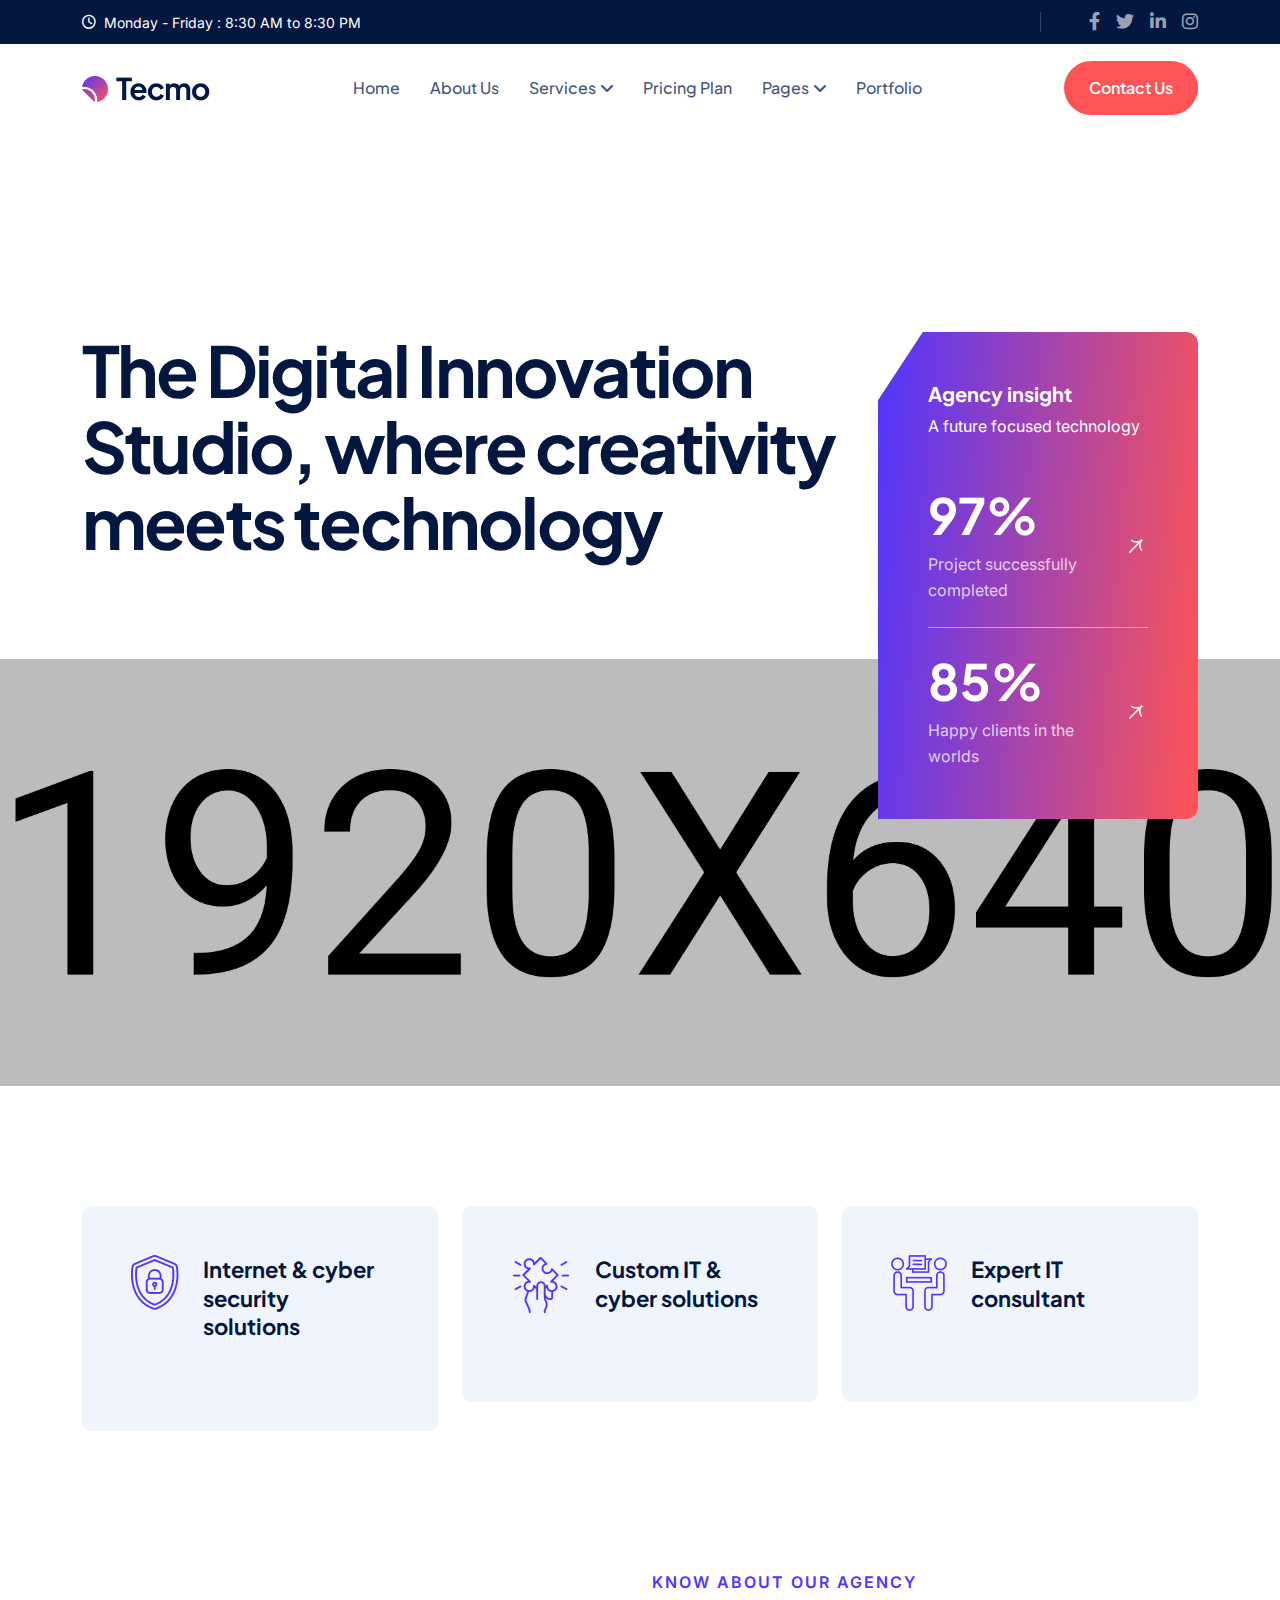
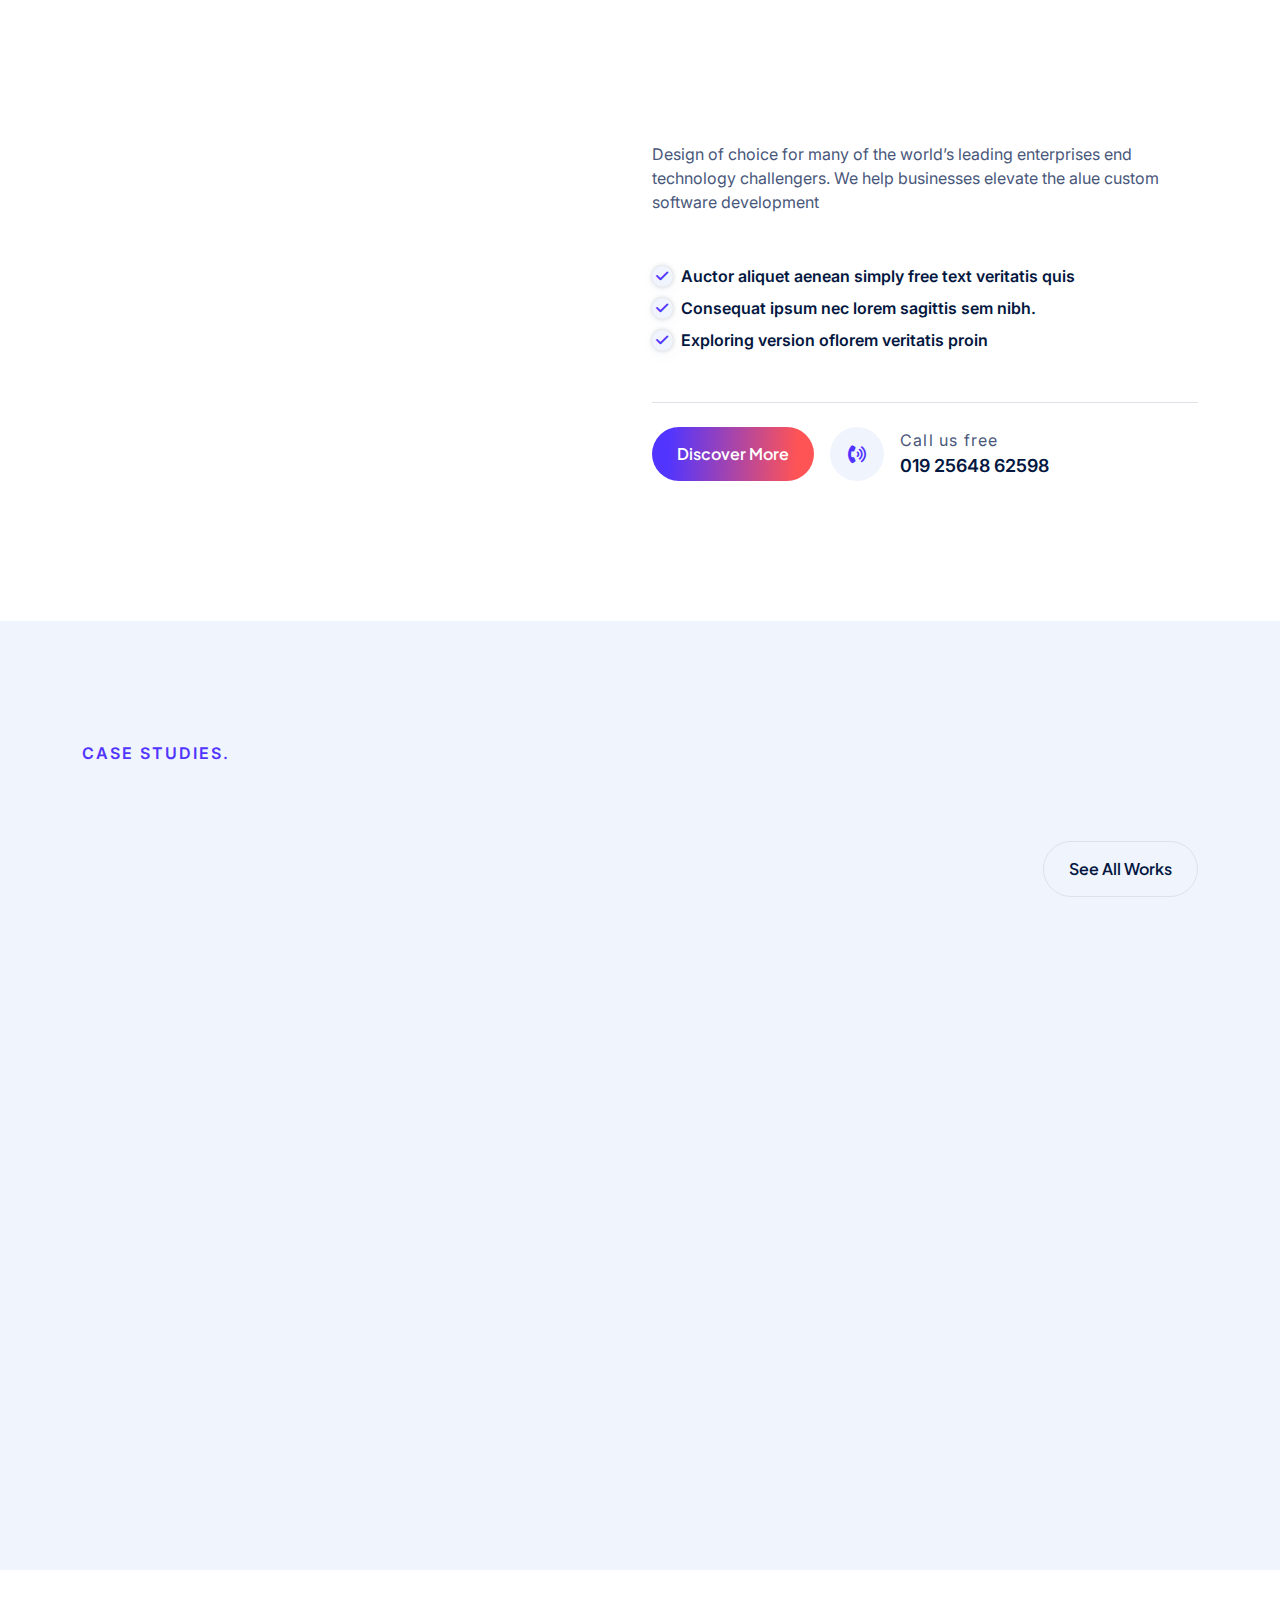
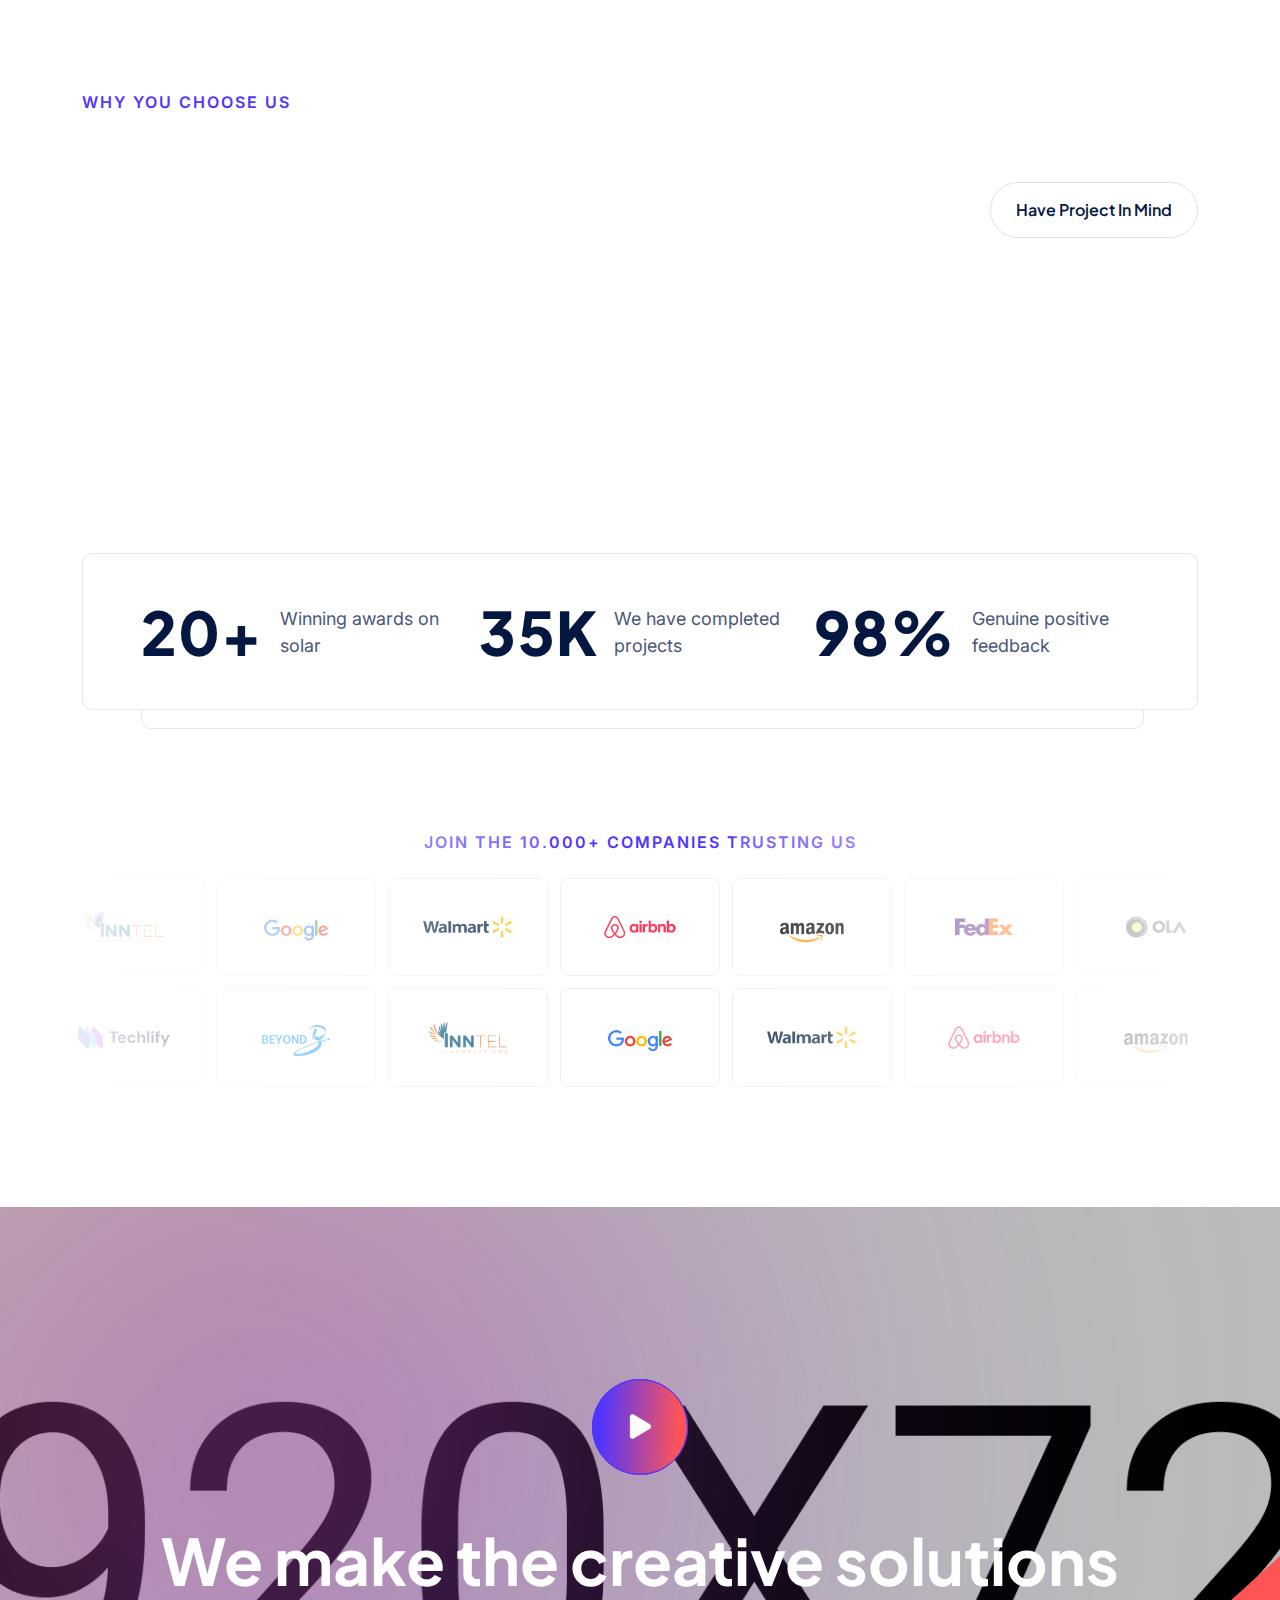
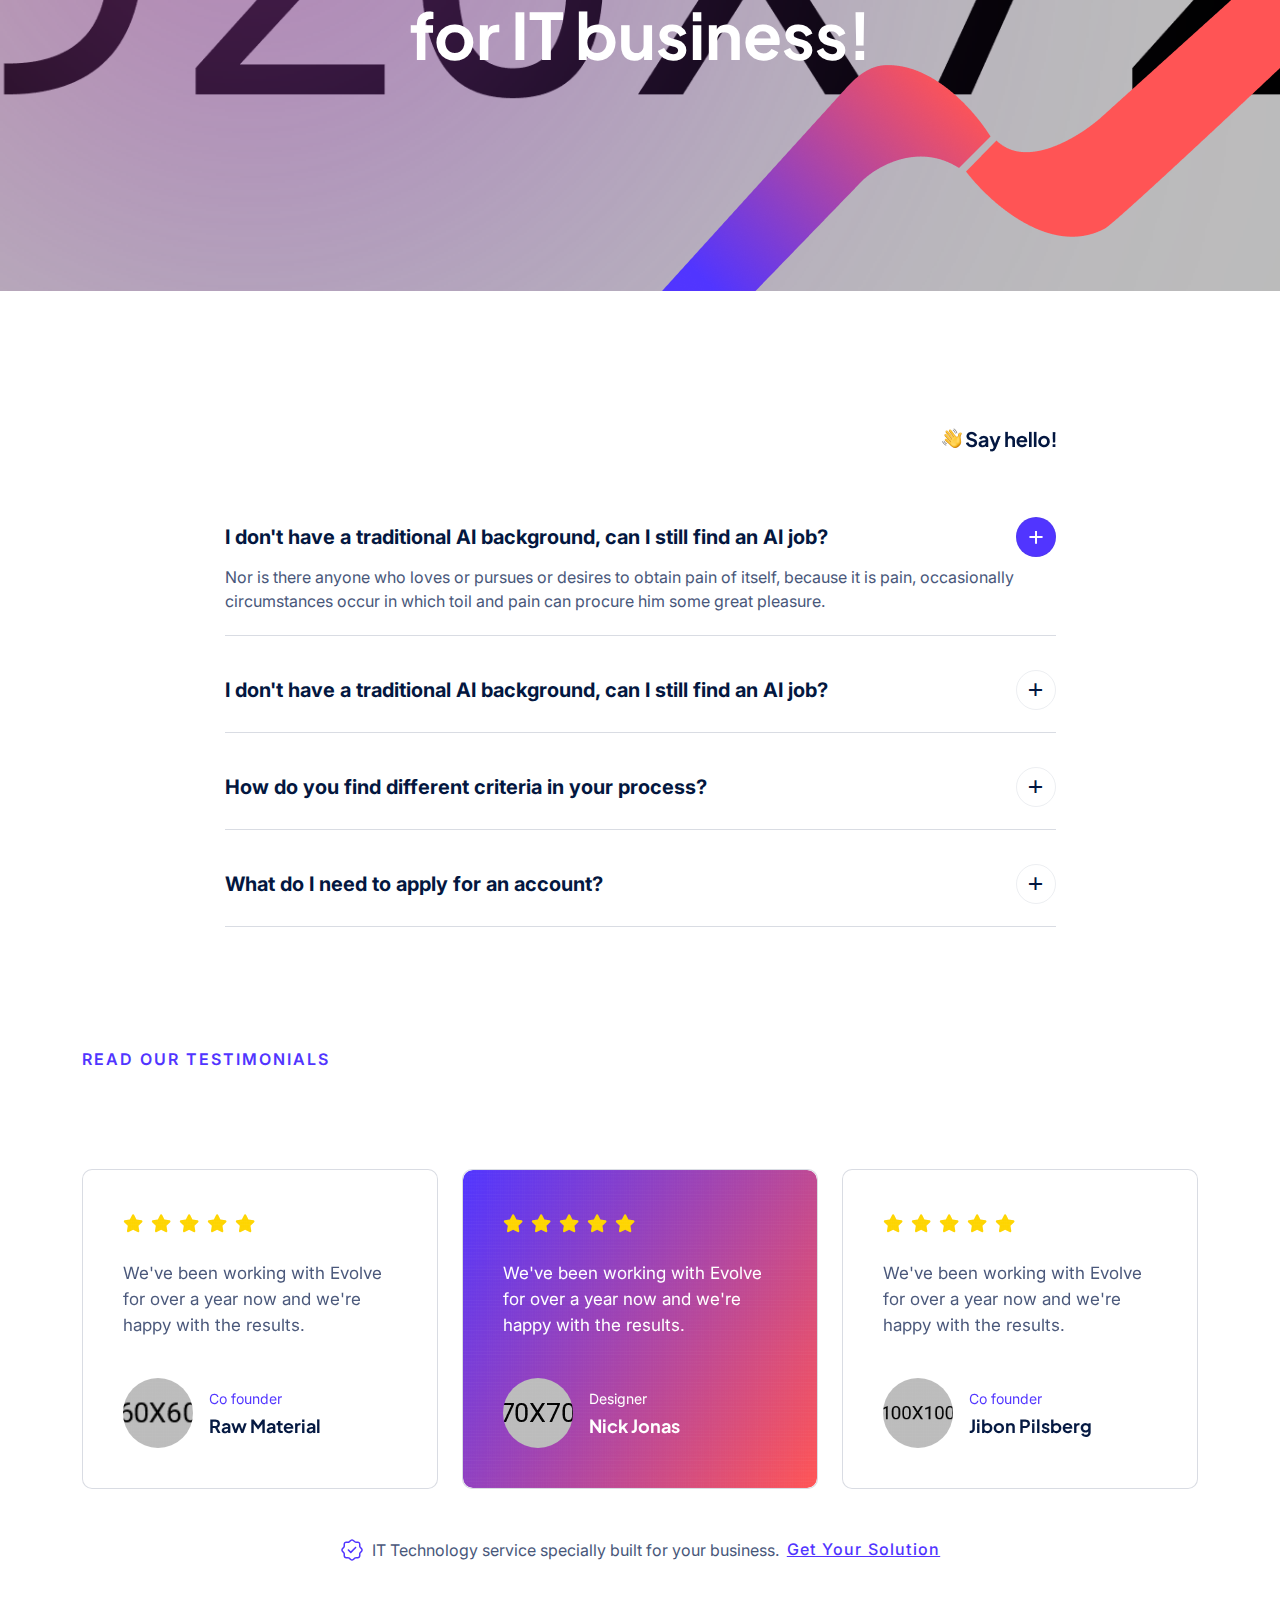
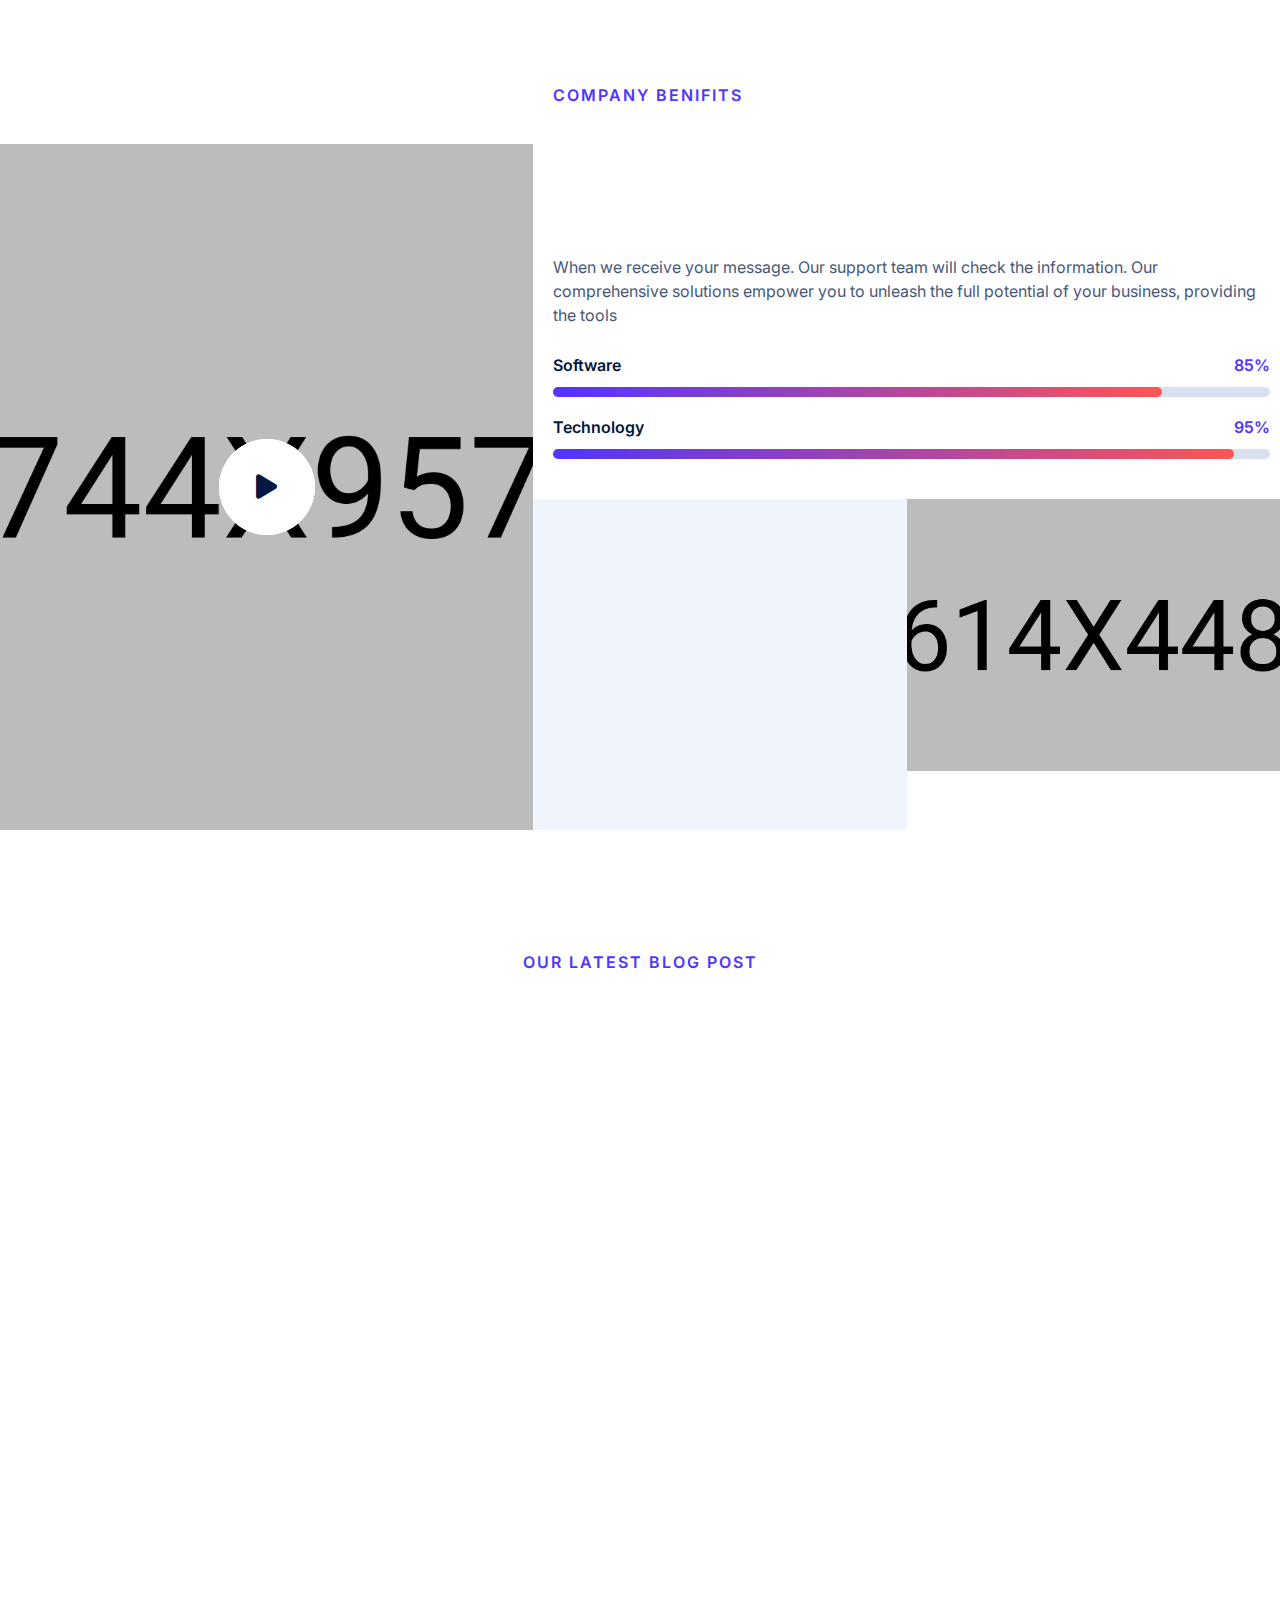
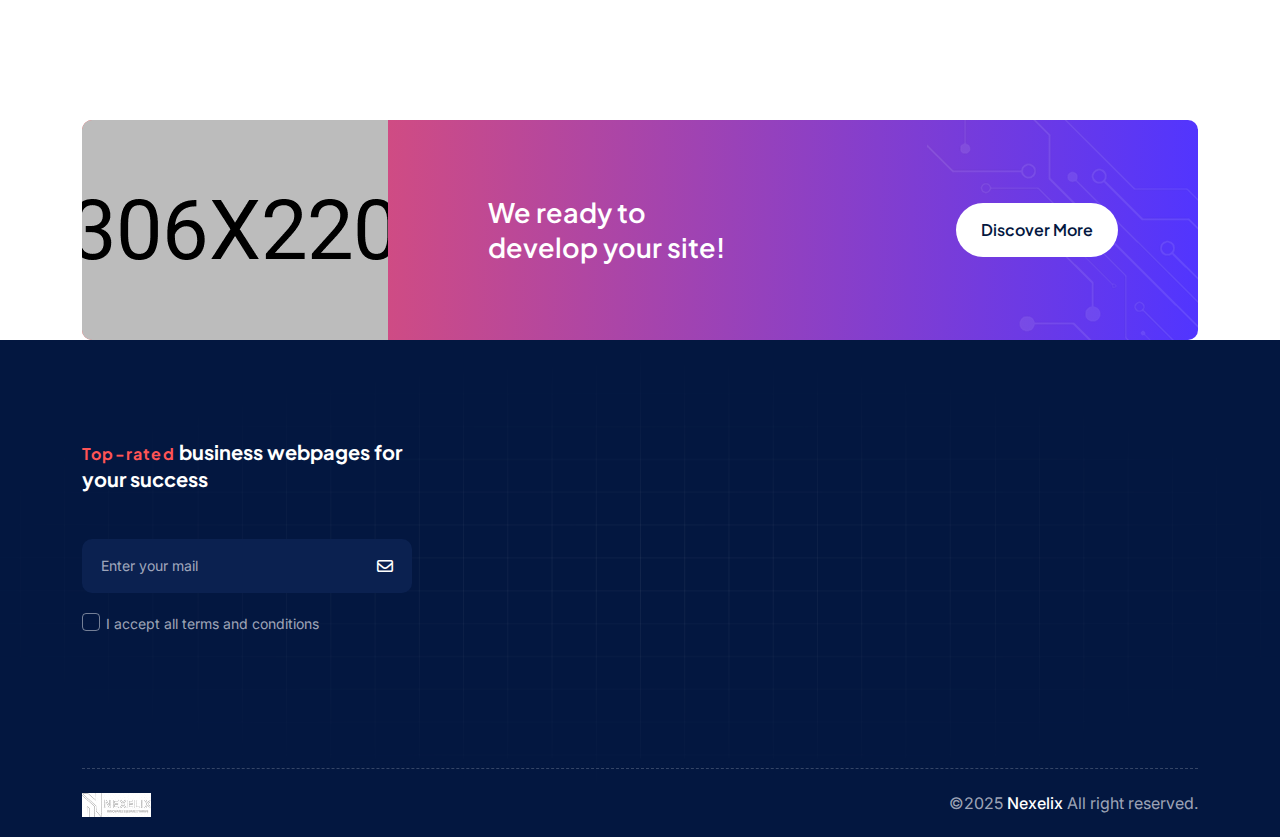
<file: nexelix/buyer-file/main-file/index-5.html>
<!DOCTYPE html>
<html lang="en">
<!--<< Header Area >>-->

<head>
    <!-- ========== Meta Tags ========== -->
    <meta charset="UTF-8">
    <meta http-equiv="X-UA-Compatible" content="IE=edge">
    <meta name="viewport" content="width=device-width, initial-scale=1">
    <meta name="author" content="authorName">
    <meta name="description" content="Tecmo - IT Solution and Technology HTML Template">
    <!-- ======== Page title ============ -->
    <title>Tecmo - IT Solution and Technology HTML Template</title>
    <!--<< Favcion >>-->
    <link rel="shortcut icon" href="assets/img/logo/favs.png">
    <!--<< Bootstrap min.css >>-->
    <link rel="stylesheet" href="assets/css/bootstrap.min.css">
    <!--<< All Min Css >>-->
    <link rel="stylesheet" href="assets/css/all.min.css">
    <!--<< Animate.css >>-->
    <link rel="stylesheet" href="assets/css/animate.css">
    <!--<< Magnific Popup.css >>-->
    <link rel="stylesheet" href="assets/css/magnific-popup.css">
    <!--<< MeanMenu.css >>-->
    <link rel="stylesheet" href="assets/css/meanmenu.css">
    <!--<< Swiper Bundle.css >>-->
    <link rel="stylesheet" href="assets/css/swiper-bundle.min.css">
    <!--<< Nice Select.css >>-->
    <link rel="stylesheet" href="assets/css/nice-select.css">
    <!--<< Main.css >>-->
    <link rel="stylesheet" href="assets/css/main.css">
</head>

<body>

       <!-- Preloader Start -->
    <div id="preloader" class="preloader">
        <div class="animation-preloader">
            <div class="spinner">
            </div>
            <div class="txt-loading">
                <span data-text-preloader="N" class="letters-loading">
                    N
                </span>
                <span data-text-preloader="E" class="letters-loading">
                    E
                </span>
                <span data-text-preloader="X" class="letters-loading">
                    X
                </span>
                <span data-text-preloader="E" class="letters-loading">
                    E
                </span>
                <span data-text-preloader="L" class="letters-loading">
                    L
                </span>
                  <span data-text-preloader="I" class="letters-loading">
                    I
                </span>
                  <span data-text-preloader="X" class="letters-loading">
                    X
                </span>
            </div>
        </div>
        <div class="loader">
            <div class="row">
                <div class="col-3 loader-section section-left">
                    <div class="bg"></div>
                </div>
                <div class="col-3 loader-section section-left">
                    <div class="bg"></div>
                </div>
                <div class="col-3 loader-section section-right">
                    <div class="bg"></div>
                </div>
                <div class="col-3 loader-section section-right">
                    <div class="bg"></div>
                </div>
            </div>
        </div>
    </div>

    <!-- Start Cursor Pointer -->
    <div class="mouse-follower">
        <span class="cursor-outline"></span>
        <span class="cursor-dot"></span>
    </div>
    <!-- End Cursor Pointer -->

    <!-- Header Top Start -->
    <div class="header-top-section d-lg-block d-none bg-color3 py-2">
        <div class="container">
            <div class="sub-header-wrapper d-flex align-items-center justify-content-between">
                <a href="#" class="d-flex align-items-center gap-2 white fs-eight">
                    <i class="fa-regular fa-clock"></i> Monday - Friday : 8:30 AM to 8:30 PM
                </a>
                <div class="right-top-cont d-flex align-items-center gap-5">
                    <div class="line"></div>
                    <div class="social-custom d-flex align-items-center gap-xl-3 gap-3">
                        <a href="#" class=" black"><i class="fab fa-facebook-f white65 fs-six"></i></a>
                        <a href="#" class=" black"><i class="fa-brands fa-twitter white65 fs-six"></i></a>
                        <a href="#" class=" black"><i class="fa-brands fa-linkedin-in white65 fs-six"></i></a>
                        <a href="#" class=" black"><i class="fa-brands fa-instagram white65 fs-six"></i></a>
                    </div>
                </div>
            </div>
        </div>
    </div>
    <!-- Header Top End -->

    <!-- Offcanvas Area Start -->
    <div class="fix-area">
        <div class="offcanvas__info">
            <div class="offcanvas__wrapper">
                <div class="offcanvas__content">
                    <div class="offcanvas__top mb-4 d-flex justify-content-between align-items-center">
                        <div class="offcanvas__logo">
                            <a href="index.html">
                                <img src="assets/img/logo/logo.png" alt="logo-img">
                            </a>
                        </div>
                        <div class="offcanvas__close">
                            <button>
                                <i class="fas fa-times"></i>
                            </button>
                        </div>
                    </div>

                    <div class="mobile-menu fix mb-3"></div>
                    <div class="offcanvas__contact">
                        <h4 class="n900-clr">Contact Info</h4>
                        <ul class="d-grid gap-2 mb-5">
                            <li class="d-flex align-items-center">
                                <div class="offcanvas__contact-icon">
                                    <i class="fal fa-map-marker-alt"></i>
                                </div>
                                <div class="offcanvas__contact-text">
                                    <a target="_blank" href="#">3517 W. Gray St. Utica, Pennsylvania</a>
                                </div>
                            </li>
                            <li class="d-flex align-items-center">
                                <div class="offcanvas__contact-icon mr-15">
                                    <i class="fal fa-envelope"></i>
                                </div>
                                <div class="offcanvas__contact-text">
                                    <a href="mailto:info@example.com"><span
                                            class="mailto:info@example.com">alma.lawson@example.com</span></a>
                                </div>
                            </li>
                            <li class="d-flex align-items-center">
                                <div class="offcanvas__contact-icon mr-15">
                                    <i class="fal fa-clock"></i>
                                </div>
                                <div class="offcanvas__contact-text">
                                    <a target="_blank" href="#">Sun-friday, 02am -09pm</a>
                                </div>
                            </li>
                            <li class="d-flex align-items-center">
                                <div class="offcanvas__contact-icon mr-15">
                                    <i class="far fa-phone"></i>
                                </div>
                                <div class="offcanvas__contact-text">
                                    <a href="tel:+11002345909">(219) 555-0114</a>
                                </div>
                            </li>
                        </ul>
                        <div class="header-button mt-4">
                            <a href="contact.html" class="theme-btn p2-bg text-center">
                                <span>
                                    Get A Quote
                                    <span class="ani-arrow">
                                        <i class="fa-solid fa-arrow-right-long"></i>
                                    </span>
                                </span>
                            </a>
                        </div>
                        <div class="social-icon d-flex align-items-center">
                            <a href="#"><i class="fab fa-facebook-f"></i></a>
                            <a href="#"><i class="fab fa-twitter"></i></a>
                            <a href="#"><i class="fa-brands fa-instagram"></i></a>
                            <a href="#"><i class="fa-brands fa-pinterest-p"></i></a>
                        </div>
                    </div>
                </div>
            </div>
        </div>
    </div>
    <div class="offcanvas__overlay"></div>

    <!-- Header Section Start -->
    <header id="header-sticky" class="header-1 w-100">
        <div class="container">
            <div class="mega-menu-wrapper">
                <div class="header-main">
                    <div class="header-left">
                        <div class="logo">
                            <a href="index.html" class="header-logo">
                                <img src="assets/img/logo/logo.png" alt="logo-img">
                            </a>
                        </div>
                    </div>
                    <div class="header-right d-flex justify-content-end align-items-center">
                        <div class="mean__menu-wrapper">
                            <div class="main-menu">
                                <nav id="mobile-menu">
                                    <ul>
                                        <li>
                                            <a href="index.html">Home</a>
                                            
                                        </li>
                                        <li>
                                            <a href="about.html">About Us</a>
                                        </li>
                                        <li>
                                            <a href="services.html">
                                                Services
                                                <i class="fas fa-angle-down"></i>
                                            </a>
                                            <ul class="submenu">
                                                <li><a href="services.html">Service</a></li>
                                                <li><a href="services-details.html">Service Details</a></li>
                                            </ul>
                                        </li>

                                        <li>
                                            <a href="blog.html">Pricing Plan</a>
                                        </li>
                                        <li class="has-dropdown">
                                            <a href="#0">
                                                Pages
                                                <i class="fas fa-angle-down"></i>
                                            </a>
                                            <ul class="submenu">
                                                <li><a href="team.html">Team</a></li>
                                                <!-- <li><a href="team-details.html">Team Details</a></li> -->
                                                <li><a href="testimonials.html">Testimonial</a></li>
                                            </ul>
                                        </li>
                                        <li>
                                            <a href="portfolio.html">
                                                Portfolio
                                            </a>
                                        </li>

                                    </ul>
                                </nav>
                            </div>
                        </div>
                        <div class="header__hamburger d-xl-none d-block my-auto">
                            <div class="sidebar__toggle">
                                <img src="assets/img/icon/menu.png" alt="icon">
                            </div>
                        </div>

                    </div>
                    <div class="header-hamburger-inner d-xl-flex gap-xxl-4 gap-xl-3 align-items-center d-none">
                        <a href="contact.html"
                            class="common-btn box-style cmn-style1 d-inline-flex justify-content-center align-items-center gap-xxl-2 gap-2 fs18 fw-semibold white overflow-hidden rounded-5 p3-bg">
                            Contact Us
                        </a>
                        <div class="header__hamburger my-auto d-xl-none d-block">
                            <div class="sidebar__toggle">
                                <img src="assets/img/icon/menu.png" alt="icon">
                            </div>
                        </div>
                    </div>
                </div>
            </div>
        </div>
    </header>

    <!-- Banner Section Start -->
    <section class="banner-section-section05 fix">
        <div class="container">
            <div class="banner-wrapper5">
                <div class="contents">
                    <h1 class="wow fadeInUp" data-wow-delay=".4s">
                        The Digital Innovation
                        Studio, where creativity
                        meets technology
                    </h1>
                </div>
                <div class="banner-counter5">
                    <div class="mb-lg-5 mb-4">
                        <h5 class="black mb-2 white">Agency insight</h5>
                        <p class="fs-seven white">
                            A future focused technology
                        </p>
                    </div>
                    <div class="banner-counter-inner d-grid gap-lg-4 gap-3">
                        <div class="banner-counter-item d-flex align-items-center justify-content-between gap-2">
                            <div class="cont">
                                <h2 class="white mb-2">
                                    97%
                                </h2>
                                <p class="white75">
                                    Project successfully
                                    completed
                                </p>
                            </div>
                            <a href="about.html">
                                <svg width="24" height="24" viewBox="0 0 24 24" fill="none"
                                    xmlns="http://www.w3.org/2000/svg">
                                    <path d="M5.30273 18.5996L17.3155 6.58681" stroke="white" stroke-width="1.5"
                                        stroke-miterlimit="10" />
                                    <path d="M17.8887 16.6206C14.9573 13.6893 15.0992 8.80347 18.2059 5.69681"
                                        stroke="white" stroke-width="1.5" stroke-miterlimit="10" />
                                    <path d="M18.2064 5.69689C15.0998 8.80354 10.214 8.94541 7.28264 6.01408"
                                        stroke="white" stroke-width="1.5" stroke-miterlimit="10" />
                                </svg>
                            </a>
                        </div>
                        <div class="line"></div>
                        <div class="banner-counter-item d-flex align-items-center justify-content-between gap-2">
                            <div class="cont">
                                <h2 class="white mb-2">
                                    85%
                                </h2>
                                <p class="white75">
                                    Happy clients in the
                                    worlds
                                </p>
                            </div>
                            <a href="about.html">
                                <svg width="24" height="24" viewBox="0 0 24 24" fill="none"
                                    xmlns="http://www.w3.org/2000/svg">
                                    <path d="M5.30273 18.5996L17.3155 6.58681" stroke="white" stroke-width="1.5"
                                        stroke-miterlimit="10" />
                                    <path d="M17.8887 16.6206C14.9573 13.6893 15.0992 8.80347 18.2059 5.69681"
                                        stroke="white" stroke-width="1.5" stroke-miterlimit="10" />
                                    <path d="M18.2064 5.69689C15.0998 8.80354 10.214 8.94541 7.28264 6.01408"
                                        stroke="white" stroke-width="1.5" stroke-miterlimit="10" />
                                </svg>
                            </a>
                        </div>
                    </div>
                </div>
            </div>
        </div>
        <div class="banner-thumb5 w-100">
            <img src="assets/img/banner/hero-thumb5.png" alt="img" class="w-100">
        </div>
    </section>
    <!-- Banner Section Start -->

    <!-- Global Feature start -->
    <section class="global-feature-section fix space-top whitebg">
        <div class="container">
            <div class="row g-4">
                <div class="col-sm-6 col-lg-4">
                    <div
                        class="global-feature-items d-flex  gap-xl-4 gap-3 bg-color rounded-3 px-sm-5 px-3 py-lg-5 py-md-4 py-3">
                        <div class="icon">
                            <img src="assets/img/icon/ware1.png" alt="img">
                        </div>
                        <div class="cont">
                            <h4>
                                <a href="services-details.html" class="black">
                                    Internet & cyber
                                    security solutions
                                </a>
                            </h4>
                            <a href="services-details.html"
                                class="common-btn box-style cmn-style1 box-bg white d-inline-flex justify-content-center align-items-center gap-xxl-2 gap-2 overflow-hidden rounded-5">
                                Read More
                            </a>
                        </div>
                    </div>
                </div>
                <div class="col-sm-6 col-lg-4">
                    <div
                        class="global-feature-items d-flex  gap-xl-4 gap-3 bg-color rounded-3 px-sm-5 px-3 py-lg-5 py-md-4 py-3">
                        <div class="icon">
                            <img src="assets/img/icon/ware2.png" alt="img">
                        </div>
                        <div class="cont">
                            <h4>
                                <a href="services-details.html" class="black">
                                    Custom IT
                                    & cyber solutions
                                </a>
                            </h4>
                            <a href="services-details.html"
                                class="common-btn box-style cmn-style1 box-bg white d-inline-flex justify-content-center align-items-center gap-xxl-2 gap-2 overflow-hidden rounded-5">
                                Read More
                            </a>
                        </div>
                    </div>
                </div>
                <div class="col-sm-6 col-lg-4">
                    <div
                        class="global-feature-items d-flex  gap-xl-4 gap-3 bg-color rounded-3 px-sm-5 px-3 py-lg-5 py-md-4 py-3">
                        <div class="icon">
                            <img src="assets/img/icon/ware3.png" alt="img">
                        </div>
                        <div class="cont">
                            <h4>
                                <a href="services-details.html" class="black">
                                    Expert IT
                                    consultant
                                </a>
                            </h4>
                            <a href="services-details.html"
                                class="common-btn box-style cmn-style1 box-bg white d-inline-flex justify-content-center align-items-center gap-xxl-2 gap-2 overflow-hidden rounded-5">
                                Read More
                            </a>
                        </div>
                    </div>
                </div>
            </div>
        </div>
    </section>

    <!-- About Section Start -->
    <section class="about-section fix">
        <div class="about-wrapper section-padding">
            <div class="container">
                <div
                    class="row flex-row-reverse justify-content-lg-between justify-content-center g-4 align-items-center">
                    <div class="col-xl-6 col-lg-6">
                        <div class="about-content">
                            <div class="section-title text-lg-start text-center mb-xl-5 mb-md-4 mb-3">
                                <span class="sub-badge p1-clr fw-semibold fs-seven text-uppercase d-block mb-3">
                                    KNOW ABOUT OUR AGENCY
                                </span>
                                <h2 class="mb-xxl-4 mb-3 wow fadeInUp black fw-bold visible-slowly-right"
                                    data-wow-delay=".3s">
                                    Create unique ideas
                                    for your business.
                                </h2>
                                <p class="pra fs-seven">
                                    Design of choice for many of the world’s leading enterprises end technology
                                    challengers. We help businesses elevate the
                                    alue
                                    custom software development
                                </p>
                            </div>
                            <ul
                                class="about-list border-bottom pb-xl-5 pb-4 d-grid justify-content-center justify-content-lg-start gap-1">
                                <li class="d-flex align-items-center gap-2">
                                    <span class="icon d-center">
                                        <i class="fa-solid fa-check p1-clr fs-eight"></i>
                                    </span>
                                    <div class="fw-semibold black">
                                        Auctor aliquet aenean simply free text veritatis quis
                                    </div>
                                </li>
                                <li class="d-flex align-items-center gap-2">
                                    <span class="icon d-center">
                                        <i class="fa-solid fa-check p1-clr fs-eight"></i>
                                    </span>
                                    <div class="fw-semibold black">
                                        Consequat ipsum nec lorem sagittis sem nibh.
                                    </div>
                                </li>
                                <li class="d-flex align-items-center gap-2">
                                    <span class="icon d-center">
                                        <i class="fa-solid fa-check p1-clr fs-eight"></i>
                                    </span>
                                    <div class="fw-semibold black">
                                        Exploring version oflorem veritatis proin
                                    </div>
                                </li>
                            </ul>
                            <div
                                class="d-flex flex-sm-nowrap flex-wrap justify-content-lg-start justify-content-center align-items-center gap-xxl-4 gap-xl-3 gap-2">
                                <div class="">
                                    <a href="about.html"
                                        class="common-btn box-style cmn-style1 box-bg w-100 white d-inline-flex justify-content-center align-items-center gap-xxl-2 gap-2 overflow-hidden rounded-5">
                                        Discover More
                                    </a>
                                </div>
                                <div class="about-call d-flex align-items-center gap-3">
                                    <div class="icon bg-color d-center rounded-circle">
                                        <i class="fa-solid fa-phone-volume fs-six p1-clr"></i>
                                    </div>
                                    <div class="cont">
                                        <span class="fs-seven pra d-block">Call us free</span>
                                        <a href="#0" class="fs-six black fw-semibold">
                                            019 25648 62598
                                        </a>
                                    </div>
                                </div>
                            </div>
                        </div>
                    </div>
                    <div class="col-xl-6 col-lg-6 pe-lg-5">
                        <div class="about-thumb5 position-relative reveal-left w-100">
                            <img src="assets/img/about/about-thumb5.png" alt="img" class="w-100">
                        </div>
                    </div>
                </div>
            </div>
        </div>
    </section>

    <!-- studies section  -->
    <section class="studies-section section-padding bg-color fix">
        <div class="container">
            <div class="row g-4 justify-content-between align-items-end mb-md-5 mb-4">
                <div class="col-xxl-6 col-xl-6 col-lg-6 col-md-8">
                    <div class="growth-path-item text-md-start text-center">
                        <div class="section-title">
                            <span class="sub-badge p1-clr fw-semibold fs-seven text-uppercase d-block mb-3">
                                Case Studies.
                            </span>
                            <h2 class="wow fadeInUp black fw-bold visible-slowly-right" data-wow-delay=".3s">
                                Client success stories.
                            </h2>
                        </div>
                    </div>
                </div>
                <div class="col-lg-3 col-md-4">
                    <div class="text-md-end text-center">
                        <a href="portfolio.html"
                            class="common-btn box-style cmn-style1 d-inline-flex justify-content-center align-items-center gap-xxl-2 gap-2 fs18 fw-semibold black overflow-hidden rounded-5 white-bg border">
                            See All Works
                        </a>
                    </div>
                </div>
            </div>
            <div class="row g-lg-4 g-3 mb-sm-5 mb-4">
                <div class="col-lg-8 col-md-7 wow fadeInUp" data-wow-delay=".3s">
                    <div class="studies-right-inner h-100 rounded-3 p-xxl-5 p-xl-4 p-3">
                        <div class="boxes">
                            <span
                                class="d-inline-flex align-items-center justify-content-center fs-eight text-uppercase black whitebg rounded-5 py-2 px-4 fw_500">
                                UI Design
                            </span>
                            <div class="cont-area d-flex align-items-end justify-content-between">
                                <div class="cont">
                                    <span class="d-block fs-seven white mb-md-3 mb-2">14 July, 2024</span>
                                    <h4>
                                        <a href="portfolio-details.html" class="white">
                                            Theme’s Figma design source files
                                            go with your purchase.
                                        </a>
                                    </h4>
                                </div>
                                <a href="portfolio-details.html" class="studies-arrows rounded-circle d-center">
                                    <i class="fa-solid fa-arrow-right"></i>
                                </a>
                            </div>
                        </div>
                    </div>
                </div>
                <div class="col-lg-4 col-md-5 wow fadeInUp" data-wow-delay=".5s">
                    <div class="studies-right-box p1-bg rounded-3 p-xxl-5 p-xl-4 p-3">
                        <span class="d-block fs-seven white mb-xxl-4 mb-xl-3 mb-2">14 July, 2024</span>
                        <h4>
                            <a href="portfolio-details.html" class="white">
                                User-friendly interface
                                makes it easy
                            </a>
                        </h4>
                        <div class="d-flex align-items-center justify-content-between">
                            <span
                                class="d-inline-flex align-items-center justify-content-center fs-eight text-uppercase black whitebg rounded-5 py-2 px-4 fw_500">
                                UI Design
                            </span>
                            <a href="portfolio-details.html" class="studies-arrows rounded-circle d-center">
                                <i class="fa-solid fa-arrow-right"></i>
                            </a>
                        </div>
                    </div>
                </div>
            </div>
            <div class="studies-step-wrapper border rounded-3 wow fadeInUp" data-wow-delay=".4s">
                <a href="portfolio-details.html"
                    class="studies-tep-item d-sm-flex d-grid align-items-center gap-xxl-4 gap-xl-3 gap-2 justify-content-center justify-content-sm-start">
                    <span class="icon d-center rounded-circle">
                        1
                    </span>
                    <h6 class="fs-six fw_600 black">Register your self</h6>
                </a>
                <a href="portfolio-details.html" class="studies-tep-item d-md-block d-none">
                    <i class="fa-solid fa-angle-right fs-six black"></i>
                </a>
                <a href="portfolio-details.html"
                    class="studies-tep-item d-sm-flex d-grid align-items-center gap-xxl-4 gap-xl-3 gap-2 justify-content-center justify-content-sm-start">
                    <span class="icon d-center rounded-circle">
                        2
                    </span>
                    <h6 class="fs-six fw_600 black">Select a Template</h6>
                </a>
                <a href="portfolio-details.html" class="studies-tep-item d-md-block d-none">
                    <i class="fa-solid fa-angle-right fs-six black"></i>
                </a>
                <a href="portfolio-details.html"
                    class="studies-tep-item d-sm-flex d-grid align-items-center gap-xxl-4 gap-xl-3 gap-2 justify-content-center justify-content-sm-start">
                    <span class="icon d-center rounded-circle">
                        3
                    </span>
                    <h6 class="fs-six fw_600 black">Launch your website</h6>
                </a>
            </div>
        </div>
    </section>

    <!-- Business  -->
    <section class="choose-section section-padding fix">
        <div class="container">
            <div class="row g-4 justify-content-between align-items-end mb-md-5 mb-4">
                <div class="col-xxl-5 col-xl-6 col-lg-6 col-md-8">
                    <div class="growth-path-item text-md-start text-center">
                        <div class="section-title">
                            <span class="sub-badge p1-clr fw-semibold fs-seven text-uppercase d-block mb-2">
                                WHY YOU CHOOSE US
                            </span>
                            <h2 class="wow fadeInUp black fw-bold visible-slowly-right" data-wow-delay=".3s">
                                6 reason why you
                                should choose techle
                            </h2>
                        </div>
                    </div>
                </div>
                <div class="col-lg-3 col-md-4">
                    <div class="text-md-end text-center">
                        <a href="portfolio-details.html"
                            class="common-btn box-style cmn-style1 d-inline-flex justify-content-center align-items-center gap-xxl-2 gap-2 fs18 fw-semibold black overflow-hidden rounded-5 white-bg border">
                            Have Project In Mind
                        </a>
                    </div>
                </div>
            </div>
            <div class="choose-feature-wrapper">
                <div class="choose-feature-item text-center wow fadeInUp" data-wow-delay=".3s">
                    <div class="icon d-center rounded-circle">
                        <svg width="42" height="46" viewBox="0 0 42 46" fill="none" xmlns="http://www.w3.org/2000/svg">
                            <path
                                d="M4.95421 24.2056L4.99396 24.2195L5.19984 24.2911C5.43121 24.371 5.66971 24.4539 5.75784 24.5004C5.80696 24.5874 5.89584 24.8225 5.98284 25.0505L6.06084 25.2567C6.19509 25.61 6.30534 25.8567 6.37359 26.0097L6.39384 26.0547C6.44199 26.17 6.51267 26.2744 6.60174 26.3619C6.69081 26.4494 6.79647 26.5183 6.91251 26.5644C7.02855 26.6106 7.15264 26.633 7.2775 26.6306C7.40235 26.6281 7.52544 26.6007 7.63956 26.55C7.75368 26.4993 7.85651 26.4263 7.94203 26.3353C8.02754 26.2442 8.09402 26.1371 8.13754 26.02C8.18107 25.903 8.20078 25.7784 8.19551 25.6537C8.19023 25.5289 8.16009 25.4064 8.10684 25.2935L8.08546 25.2447C8.02621 25.1127 7.93021 24.8979 7.81359 24.5904L7.73859 24.3886C7.27509 23.1597 7.05946 22.9501 5.81634 22.5192L5.61571 22.4495L5.30634 23.3345L5.57521 22.4345C5.10198 22.3043 4.64693 22.1154 4.22071 21.872C4.13124 21.3892 4.10264 20.8971 4.13559 20.4072V18.6736C4.10264 18.1838 4.13123 17.6919 4.22071 17.2092C4.64672 16.9657 5.10167 16.7767 5.57484 16.6467L5.81071 16.5642C7.05946 16.1319 7.27659 15.9211 7.74421 14.6866L7.81921 14.4879C7.90996 14.2509 8.00659 14.017 8.10909 13.7862L8.19721 13.5894C8.73459 12.3935 8.73009 12.0935 8.15746 10.913L8.06409 10.7206L8.04571 10.6831C7.8031 10.2561 7.61525 9.8003 7.48659 9.32636C7.76418 8.92142 8.09176 8.55314 8.46159 8.23024L9.68671 7.00474C10.0098 6.63499 10.3782 6.30741 10.7832 6.02974C11.2561 6.16057 11.7114 6.34819 12.1392 6.58849L12.1733 6.60499L12.1868 6.61136L12.3638 6.69686C13.5496 7.27249 13.8511 7.27736 15.0511 6.73849L15.2461 6.65111C15.4768 6.54911 15.7102 6.45274 15.9462 6.36199L16.1491 6.28699C17.3798 5.82086 17.5895 5.60449 18.0215 4.35874L18.0912 4.15736L18.1036 4.11986C18.2335 3.64642 18.4225 3.19122 18.6661 2.76499C19.1383 2.67432 19.6202 2.64408 20.1001 2.67499H21.8626C22.3524 2.64545 22.8439 2.67415 23.327 2.76049C23.5705 3.18677 23.7594 3.64196 23.8895 4.11536L23.9716 4.35124C24.404 5.59961 24.6147 5.81599 25.8485 6.28361L26.048 6.35861C26.2842 6.44936 26.5171 6.54574 26.7466 6.64774L26.9446 6.73624C28.1423 7.27399 28.4446 7.26986 29.6262 6.69536L29.8538 6.58511C30.2803 6.34187 30.7361 6.1541 31.2102 6.02636C31.6153 6.30393 31.9837 6.63152 32.3067 7.00136L33.5067 8.20136L33.533 8.22799C33.9026 8.55105 34.2302 8.91931 34.508 9.32411C34.3795 9.79795 34.1918 10.2537 33.9492 10.6805L33.9327 10.715L33.9286 10.7236L33.8405 10.9055C33.2648 12.0909 33.2603 12.3924 33.7996 13.5939L33.887 13.7892C33.9892 14.0187 34.0855 14.2515 34.1757 14.4875L34.2507 14.6892C34.7172 15.9207 34.9336 16.1307 36.1786 16.562L36.3717 16.6291L36.3822 16.6329L36.4197 16.6456C36.893 16.7755 37.3481 16.9645 37.7742 17.2081C37.8641 17.6907 37.8928 18.1827 37.8597 18.6725V20.4057C37.8928 20.8955 37.8641 21.3875 37.7742 21.8701C37.3367 22.1198 36.8695 22.3135 36.3837 22.4469L36.3721 22.451L36.1846 22.5162C34.9355 22.949 34.7187 23.1594 34.2515 24.3931L34.1765 24.593C34.0857 24.8287 33.9892 25.0616 33.887 25.2916L33.7985 25.49C33.2607 26.6877 33.2656 26.99 33.8401 28.1716L33.9286 28.3542C34.0311 28.5768 34.2166 28.7504 34.4455 28.8378C34.6744 28.9253 34.9284 28.9197 35.1532 28.8222C35.3779 28.7247 35.5556 28.5431 35.6482 28.3162C35.7407 28.0893 35.7408 27.8353 35.6483 27.6084C35.6401 27.5889 35.6315 27.569 35.6221 27.5499L35.5265 27.3526C35.4192 27.1314 35.3082 26.9026 35.279 26.8074C35.3052 26.7117 35.4087 26.4811 35.5088 26.2576L35.6 26.0544C35.7157 25.7941 35.825 25.53 35.9277 25.262L36.0057 25.0572C36.0723 24.8677 36.1486 24.6817 36.2341 24.5C36.4189 24.4198 36.6077 24.349 36.7996 24.2877L37.0036 24.2165C37.0152 24.2124 37.0272 24.2082 37.0392 24.2034C39.4838 23.3487 39.7358 22.994 39.7358 20.4046V18.674C39.7358 16.0846 39.4838 15.7295 37.0392 14.8752L37.0137 14.8662L37.0021 14.8621L36.7951 14.7901C36.6042 14.7294 36.4164 14.659 36.2326 14.5794C36.1482 14.3986 36.0731 14.2136 36.0076 14.0251L35.9288 13.8181C35.8261 13.5499 35.7168 13.2856 35.6011 13.0254L35.5118 12.8262C35.411 12.6012 35.3063 12.368 35.2805 12.2724C35.354 12.0856 35.437 11.9028 35.5291 11.7245L35.6232 11.5299L35.6281 11.5201L35.6405 11.4942C36.7655 9.16211 36.6905 8.73311 34.8338 6.87574L33.6338 5.67574C31.8023 3.84424 31.373 3.77186 29.0412 4.89611L28.8087 5.00861C28.6315 5.10019 28.4498 5.18267 28.2642 5.25574C28.0771 5.1884 27.8935 5.11168 27.7141 5.02586L27.5105 4.93474C27.2502 4.81899 26.9863 4.70986 26.7188 4.60736L26.5145 4.53011C26.2827 4.44199 26.0435 4.35124 25.9572 4.30211C25.8768 4.1173 25.8057 3.92856 25.7442 3.73661L25.6778 3.54461L25.661 3.49624C24.8075 1.05311 24.4527 0.799988 21.8626 0.799988H20.1293C17.5418 0.799988 17.186 1.05236 16.3193 3.53186C16.3171 3.53899 16.3145 3.54649 16.3118 3.55361L16.247 3.74111C16.1861 3.93201 16.1158 4.11975 16.0362 4.30361C15.9496 4.35274 15.7122 4.44274 15.4827 4.52861L15.2742 4.60774C15.007 4.70999 14.7428 4.81924 14.4818 4.93549L14.2816 5.02474C14.1012 5.11103 13.9166 5.18813 13.7285 5.25574C13.6332 5.22686 13.4033 5.11549 13.1802 5.00749L12.9867 4.91336L12.9717 4.90624L12.9515 4.89649C10.6182 3.77149 10.1896 3.84649 8.35884 5.67611L7.13334 6.90161C5.30259 8.73236 5.22946 9.16136 6.35446 11.4942L6.46696 11.7294C6.55796 11.9058 6.64007 12.0866 6.71296 12.2712C6.64581 12.4575 6.56934 12.6402 6.48384 12.8187L6.39309 13.0212C6.27684 13.2827 6.16734 13.5477 6.06459 13.8162L5.98696 14.0202C5.92025 14.2098 5.84403 14.3959 5.75859 14.5779C5.57395 14.6583 5.38533 14.7293 5.19346 14.7905L4.95234 14.8741C2.50846 15.7287 2.25684 16.0835 2.25684 18.6729V20.4057C2.25796 22.9962 2.50959 23.351 4.95421 24.2056Z"
                                fill="#5135FF" />
                            <path
                                d="M23.5539 28.157C23.6545 28.1568 23.7544 28.1405 23.8498 28.1086C25.7693 27.4699 27.4187 26.2052 28.5336 24.5172C29.6485 22.8292 30.1643 20.8158 29.9983 18.7996C29.8323 16.7835 28.9942 14.8815 27.6183 13.3986C26.2423 11.9157 24.4083 10.9377 22.4102 10.6215C20.4121 10.3053 18.3658 10.6692 16.5992 11.6548C14.8326 12.6404 13.4481 14.1907 12.6677 16.057C11.8873 17.9234 11.7562 19.9977 12.2955 21.9475C12.8347 23.8972 14.013 25.6094 15.6414 26.8096C15.8415 26.9573 16.0921 27.0194 16.338 26.9823C16.5839 26.9452 16.805 26.8119 16.9526 26.6118C17.1003 26.4117 17.1624 26.1611 17.1253 25.9152C17.0882 25.6693 16.9549 25.4483 16.7548 25.3006C15.4653 24.35 14.5324 22.9939 14.1055 21.4498C13.6787 19.9057 13.7827 18.2629 14.4008 16.785C15.0189 15.307 16.1153 14.0793 17.5144 13.2988C18.9134 12.5183 20.534 12.2302 22.1163 12.4805C23.6987 12.7309 25.1511 13.5053 26.2409 14.6796C27.3306 15.8539 27.9945 17.3601 28.1261 18.9567C28.2577 20.5533 27.8495 22.1479 26.9668 23.4848C26.084 24.8217 24.778 25.8235 23.258 26.3296C23.0466 26.3997 22.8669 26.5429 22.7514 26.7334C22.6359 26.9239 22.592 27.1494 22.6276 27.3693C22.6632 27.5893 22.776 27.7894 22.9458 27.9337C23.1155 28.078 23.3311 28.1572 23.5539 28.157Z"
                                fill="#5135FF" />
                            <path
                                d="M41.0213 31.79C40.503 30.8694 39.6463 30.1872 38.6331 29.8882C37.6199 29.5892 36.53 29.697 35.595 30.1887L27.105 34.6137C27.0038 33.9969 26.7336 33.4202 26.3245 32.9476C25.9154 32.475 25.3834 32.1249 24.7875 31.9362L18.705 30.0237L16.6837 29.39L13.0387 28.2387C10.8862 27.5562 10.6425 27.5787 8.64375 28.6287L2.98875 31.5762C0.198747 33.0312 -0.0712532 33.89 1.38375 36.6837L4.54125 42.7437C5.955 45.455 6.69375 45.7062 9.4725 44.435L10.455 43.985L20.88 44.9975L21.615 45.0687C22.3725 45.1475 22.9162 45.1962 23.37 45.1962C24.4125 45.1962 24.9712 44.93 26.5162 44.1162L39.3638 37.415C39.8494 37.1622 40.279 36.8141 40.627 36.3914C40.9749 35.9687 41.234 35.4802 41.3888 34.955C41.5435 34.4298 41.5907 33.8789 41.5276 33.335C41.4644 32.7912 41.2922 32.2657 41.0213 31.79ZM39.5887 34.4262C39.5066 34.71 39.3674 34.9741 39.1798 35.2023C38.9922 35.4306 38.76 35.6182 38.4975 35.7537L26.3062 42.11L25.6425 42.4587C23.8387 43.4075 23.8387 43.4075 21.8062 43.205L10.3875 42.095C10.3575 42.095 10.3275 42.0912 10.2975 42.0912C10.1628 42.0913 10.0297 42.1207 9.9075 42.1775L8.6925 42.7325C8.28375 42.92 7.32 43.3625 7.10625 43.3025C6.90375 43.2162 6.4125 42.2787 6.20625 41.8775L3.045 35.8175C2.865 35.4687 2.31375 34.4112 2.3775 34.19C2.44875 33.9725 3.50625 33.4212 3.855 33.2412L9.5175 30.2862C9.9597 30.0053 10.4412 29.7918 10.9462 29.6525C11.2237 29.63 11.6625 29.7725 12.4687 30.0275L16.1212 31.175L17.76 31.6925L20.25 32.4725L24.225 33.725C24.4129 33.7843 24.5873 33.88 24.7381 34.0068C24.889 34.1335 25.0135 34.2887 25.1044 34.4635C25.1952 34.6383 25.2508 34.8293 25.2679 35.0256C25.2849 35.2219 25.2631 35.4196 25.2037 35.6075V35.6112C25.0836 35.9906 24.8181 36.307 24.4653 36.4911C24.1125 36.6753 23.7012 36.7122 23.3212 36.5937L22.23 36.2525L22.1287 36.2187L19.6387 35.435L15.2175 34.0437C14.9803 33.9692 14.7232 33.9918 14.5027 34.1068C14.2822 34.2218 14.1165 34.4197 14.0419 34.6569C13.9673 34.8941 13.99 35.1512 14.105 35.3717C14.2199 35.5921 14.4178 35.7579 14.655 35.8325L21.1462 37.8725L22.7587 38.3787L23.1225 38.495C23.2559 38.5359 23.3967 38.5474 23.535 38.5287C23.6138 38.5325 23.6925 38.5362 23.7712 38.5362C24.3371 38.5358 24.8938 38.3935 25.3904 38.1223C25.887 37.8511 26.3076 37.4596 26.6138 36.9837L36.4613 31.85C36.8445 31.6513 37.2776 31.5695 37.7069 31.6149C38.1361 31.6603 38.5426 31.8308 38.8758 32.1053C39.209 32.3797 39.4542 32.746 39.5809 33.1587C39.7077 33.5713 39.7104 34.0121 39.5887 34.4262Z"
                                fill="#5135FF" />
                            <path
                                d="M24.9748 16.505C24.799 16.3293 24.5606 16.2305 24.312 16.2305C24.0634 16.2305 23.825 16.3293 23.6492 16.505L19.9791 20.1748L18.3403 18.536C18.2539 18.4465 18.1504 18.3751 18.036 18.3259C17.9217 18.2768 17.7986 18.2509 17.6742 18.2498C17.5497 18.2488 17.4262 18.2725 17.311 18.3196C17.1958 18.3668 17.0911 18.4364 17.0031 18.5244C16.9151 18.6124 16.8455 18.7171 16.7983 18.8323C16.7512 18.9475 16.7275 19.071 16.7286 19.1955C16.7296 19.3199 16.7555 19.443 16.8046 19.5573C16.8538 19.6717 16.9252 19.7752 17.0147 19.8616L19.3165 22.1634C19.4923 22.3391 19.7307 22.4379 19.9793 22.4379C20.2279 22.4379 20.4663 22.3391 20.6421 22.1634L24.9748 17.8306C25.1506 17.6548 25.2493 17.4164 25.2493 17.1678C25.2493 16.9192 25.1506 16.6808 24.9748 16.505Z"
                                fill="#5135FF" />
                        </svg>
                    </div>
                    <h6 class="fs-six fw_600 black">Quick response</h6>
                </div>
                <div class="choose-feature-item text-center wow fadeInUp" data-wow-delay=".5s">
                    <div class="icon d-center rounded-circle">
                        <svg width="44" height="48" viewBox="0 0 44 48" fill="none" xmlns="http://www.w3.org/2000/svg">
                            <path
                                d="M29.9743 20.0447C30.774 19.253 31.2704 18.1556 31.2704 16.944C31.2704 14.5377 29.3123 12.58 26.9054 12.58C25.0508 12.58 23.4069 13.7557 22.7931 15.4785C22.5359 15.4311 22.2712 15.405 22.0004 15.405C21.7295 15.405 21.465 15.4311 21.2076 15.4785C20.5939 13.7556 18.9499 12.58 17.0954 12.58C14.6885 12.58 12.7303 14.5377 12.7303 16.944C12.7303 18.1556 13.2268 19.253 14.0266 20.0447C12.1081 21.1375 10.873 23.207 10.873 25.4576C10.873 25.846 11.1879 26.1608 11.5762 26.1608C11.9645 26.1608 12.2793 25.846 12.2793 25.4576C12.2793 23.4698 13.5238 21.6648 15.3788 20.9568C15.906 21.1833 16.4863 21.3091 17.0955 21.3091C17.3638 21.3091 17.6295 21.2832 17.8895 21.2352C18.1118 21.8569 18.4709 22.4137 18.9308 22.8694C16.9949 23.9655 15.7783 26.0197 15.7783 28.283C15.7783 28.6714 16.0931 28.9861 16.4814 28.9861C16.8697 28.9861 17.1845 28.6714 17.1845 28.283C17.1845 26.343 18.3392 24.601 20.126 23.8452C20.1739 23.825 20.218 23.7997 20.2587 23.771C20.7926 24.0043 21.3815 24.1346 22.0004 24.1346C22.6098 24.1346 23.1901 24.0087 23.7173 23.7822C25.5714 24.4901 26.8163 26.2971 26.8163 28.283C26.8163 28.6714 27.1311 28.9861 27.5194 28.9861C27.9077 28.9861 28.2225 28.6714 28.2225 28.283C28.2225 26.0344 26.9872 23.9632 25.0692 22.87C25.5295 22.4143 25.8889 21.8571 26.1113 21.2352C26.3714 21.2832 26.637 21.3091 26.9053 21.3091C27.5145 21.3091 28.0947 21.1833 28.6219 20.9568C30.4768 21.6648 31.7214 23.4696 31.7214 25.4576C31.7214 25.846 32.0362 26.1608 32.4245 26.1608C32.8128 26.1608 33.1276 25.846 33.1276 25.4576C33.1278 23.2069 31.8928 21.1375 29.9743 20.0447ZM17.6357 19.7699C17.6357 19.7975 17.6373 19.8247 17.6378 19.8522C17.4607 19.8852 17.2793 19.9028 17.0955 19.9028C15.464 19.9028 14.1367 18.5756 14.1367 16.944C14.1367 15.3132 15.464 13.9862 17.0955 13.9862C18.3542 13.9862 19.4691 14.7849 19.8841 15.9543C18.5444 16.7004 17.6357 18.1307 17.6357 19.7699ZM19.042 19.7699C19.042 18.1386 20.3691 16.8114 22.0005 16.8114C23.6318 16.8114 24.959 18.1385 24.959 19.7699C24.959 21.4012 23.6318 22.7284 22.0005 22.7284C20.3691 22.7284 19.042 21.4011 19.042 19.7699ZM26.3631 19.8522C26.3635 19.8247 26.3651 19.7974 26.3651 19.7699C26.3651 18.1307 25.4565 16.7005 24.1168 15.9544C24.5318 14.785 25.6467 13.9863 26.9054 13.9863C28.5369 13.9863 29.8642 15.3132 29.8642 16.9441C29.8642 18.5756 28.5369 19.9029 26.9054 19.9029C26.7216 19.9028 26.5402 19.8852 26.3631 19.8522Z"
                                fill="#5135FF" />
                            <path
                                d="M40.2092 30.388V17.6073C41.9619 17.2765 43.292 15.7349 43.292 13.8876C43.292 11.7997 41.5936 10.1012 39.5057 10.1012C38.3583 10.1012 37.3292 10.615 36.6343 11.4237L25.573 5.03694C25.7105 4.64515 25.7863 4.2244 25.7863 3.78612C25.7863 1.69848 24.0878 0 22.0001 0C19.9123 0 18.2138 1.69848 18.2138 3.78621C18.2138 4.22449 18.2894 4.64515 18.427 5.03703L7.3657 11.4237C6.67082 10.615 5.64172 10.1012 4.49431 10.1012C2.40649 10.1012 0.708008 11.7997 0.708008 13.8876C0.708008 15.7349 2.03814 17.2764 3.79081 17.6073V30.388C2.03814 30.7188 0.708008 32.2604 0.708008 34.1078C0.708008 36.1956 2.40649 37.8941 4.49431 37.8941C5.63994 37.8941 6.66754 37.3819 7.36242 36.5755L18.427 42.9633C18.2894 43.355 18.2138 43.7757 18.2138 44.2138C18.2138 46.3016 19.9122 48.0001 22.0001 48.0001C24.0879 48.0001 25.7864 46.3016 25.7864 44.2138C25.7864 43.7757 25.7107 43.355 25.5732 42.9633L36.6377 36.5755C37.3326 37.382 38.3602 37.8941 39.5058 37.8941C41.5937 37.8941 43.2921 36.1956 43.2921 34.1078C43.292 32.2603 41.9618 30.7188 40.2092 30.388ZM39.5057 11.5075C40.8181 11.5075 41.8858 12.5752 41.8858 13.8876C41.8858 15.1999 40.8181 16.2676 39.5057 16.2676C38.1934 16.2676 37.1257 15.1999 37.1257 13.8876C37.1257 12.5752 38.1934 11.5075 39.5057 11.5075ZM22.0001 1.40626C23.3124 1.40626 24.3801 2.47389 24.3801 3.78621C24.3801 5.09731 23.3144 6.16419 22.0037 6.16616C22.0025 6.16616 22.0013 6.16597 22.0001 6.16597C21.9988 6.16597 21.9976 6.16616 21.9964 6.16616C20.6858 6.16419 19.62 5.09731 19.62 3.78621C19.62 2.47389 20.6877 1.40626 22.0001 1.40626ZM2.11427 13.8876C2.11427 12.5752 3.18199 11.5075 4.49431 11.5075C5.80663 11.5075 6.87436 12.5752 6.87436 13.8876C6.87436 15.1999 5.80663 16.2676 4.49431 16.2676C3.18199 16.2676 2.11427 15.1999 2.11427 13.8876ZM4.49431 36.4877C3.18199 36.4877 2.11427 35.42 2.11427 34.1077C2.11427 32.7953 3.18199 31.7276 4.49431 31.7276C5.80663 31.7276 6.87436 32.7953 6.87436 34.1077C6.87436 35.42 5.80663 36.4877 4.49431 36.4877ZM22.0001 46.5937C20.6877 46.5937 19.62 45.526 19.62 44.2137C19.62 42.9014 20.6877 41.8337 22.0001 41.8337C23.3124 41.8337 24.3801 42.9014 24.3801 44.2137C24.3801 45.526 23.3124 46.5937 22.0001 46.5937ZM24.8684 41.7464C24.3193 41.1089 23.5622 40.656 22.7031 40.494V37.7851C22.7031 37.3967 22.3883 37.082 22 37.082C21.6117 37.082 21.2968 37.3967 21.2968 37.7851V40.494C20.4378 40.6561 19.6808 41.1089 19.1316 41.7464L8.06724 35.3586C8.20486 34.9667 8.28052 34.546 8.28052 34.1078C8.28052 33.6691 8.20468 33.248 8.06686 32.8558L10.4134 31.5007C10.7497 31.3064 10.8648 30.8764 10.6707 30.5401C10.4765 30.2038 10.0465 30.0888 9.71012 30.2828L7.36148 31.6392C6.81239 31.0023 6.05563 30.5498 5.19697 30.3879V17.6074C6.05591 17.4455 6.81286 16.9928 7.36195 16.3555L9.71378 17.7137C9.8245 17.7776 9.94544 17.808 10.0648 17.808C10.3077 17.808 10.544 17.6819 10.6743 17.4564C10.8685 17.1202 10.7533 16.69 10.417 16.4959L8.06696 15.1387C8.20458 14.7468 8.28033 14.3259 8.28033 13.8876C8.28033 13.451 8.20524 13.032 8.06864 12.6415L19.1316 6.25382C19.6807 6.89113 20.4376 7.34395 21.2966 7.50595V10.2151C21.2966 10.6035 21.6114 10.9182 21.9997 10.9182C22.388 10.9182 22.7028 10.6035 22.7028 10.2151V7.50595C23.5618 7.34395 24.3187 6.89113 24.8678 6.25382L35.9307 12.6415C35.7942 13.032 35.7191 13.451 35.7191 13.8876C35.7191 14.3259 35.7948 14.7468 35.9324 15.1387L33.5824 16.4959C33.2461 16.69 33.1309 17.1202 33.3251 17.4564C33.4554 17.6819 33.6917 17.808 33.9346 17.808C34.0539 17.808 34.1749 17.7776 34.2856 17.7137L36.6374 16.3555C37.1866 16.9928 37.9436 17.4455 38.8024 17.6074V30.3879C37.9438 30.5498 37.1871 31.0023 36.6379 31.6392L34.2893 30.2828C33.953 30.089 33.5229 30.2038 33.3287 30.5401C33.1344 30.8764 33.2497 31.3064 33.5859 31.5007L35.9325 32.8558C35.7947 33.248 35.7189 33.6691 35.7189 34.1078C35.7189 34.546 35.7945 34.9668 35.9321 35.3586L24.8684 41.7464ZM39.5057 36.4877C38.1934 36.4877 37.1257 35.42 37.1257 34.1077C37.1257 32.7953 38.1934 31.7276 39.5057 31.7276C40.8181 31.7276 41.8858 32.7953 41.8858 34.1077C41.8858 35.42 40.8181 36.4877 39.5057 36.4877Z"
                                fill="#5135FF" />
                            <path
                                d="M27.8894 31.2649H25.7969C25.4086 31.2649 25.0938 31.5796 25.0938 31.968C25.0938 32.3564 25.4086 32.6711 25.7969 32.6711H27.8894C28.2777 32.6711 28.5925 32.3564 28.5925 31.968C28.5925 31.5796 28.2777 31.2649 27.8894 31.2649Z"
                                fill="#5135FF" />
                            <path
                                d="M27.8888 34.0188H16.1104C15.722 34.0188 15.4072 34.3335 15.4072 34.7219C15.4072 35.1103 15.722 35.425 16.1104 35.425H27.8889C28.2772 35.425 28.592 35.1103 28.592 34.7219C28.592 34.3335 28.2771 34.0188 27.8888 34.0188Z"
                                fill="#5135FF" />
                            <path
                                d="M16.1104 32.6711H16.1201C16.5084 32.6711 16.8232 32.3564 16.8232 31.968C16.8232 31.5796 16.5084 31.2649 16.1201 31.2649H16.1104C15.722 31.2649 15.4072 31.5796 15.4072 31.968C15.4072 32.3564 15.722 32.6711 16.1104 32.6711Z"
                                fill="#5135FF" />
                            <path
                                d="M18.5556 32.6711C18.944 32.6711 19.2588 32.3564 19.2588 31.968C19.2588 31.5796 18.944 31.2649 18.5556 31.2649H18.5459C18.1576 31.2649 17.8428 31.5796 17.8428 31.968C17.8428 32.3564 18.1576 32.6711 18.5459 32.6711H18.5556Z"
                                fill="#5135FF" />
                            <path
                                d="M20.9912 32.6711C21.3795 32.6711 21.6943 32.3564 21.6943 31.968C21.6943 31.5796 21.3795 31.2649 20.9912 31.2649H20.9814C20.5931 31.2649 20.2783 31.5796 20.2783 31.968C20.2783 32.3564 20.5931 32.6711 20.9814 32.6711H20.9912Z"
                                fill="#5135FF" />
                        </svg>
                    </div>
                    <h6 class="fs-six fw_600 black">Expert team</h6>
                </div>
                <div class="choose-feature-item text-center wow fadeInUp" data-wow-delay=".7s">
                    <div class="icon d-center rounded-circle">
                        <svg width="48" height="48" viewBox="0 0 48 48" fill="none" xmlns="http://www.w3.org/2000/svg">
                            <path
                                d="M42.3235 15.8062C41.997 15.1932 41.363 14.8125 40.6686 14.8125H35.3426C34.898 12.3117 32.7095 10.4062 30.0829 10.4062C27.4563 10.4062 25.2678 12.3117 24.8231 14.8125H19.4274C19.8506 14.1649 20.0977 13.3922 20.0977 12.5625C20.0977 10.2879 18.2472 8.4375 15.9727 8.4375C13.6981 8.4375 11.8477 10.2879 11.8477 12.5625C11.8477 13.3922 12.0948 14.1649 12.518 14.8125H8.11868C7.42427 14.8125 6.79024 15.1932 6.4638 15.8062C6.13746 16.419 6.17533 17.1577 6.5628 17.7338L19.1437 36.4422V47.0625C19.1437 47.3786 19.303 47.6735 19.5674 47.8466C19.7224 47.9482 19.9014 48 20.0813 48C20.2082 48 20.3356 47.9742 20.4555 47.922L29.0805 44.1661C29.4225 44.0171 29.6437 43.6796 29.6437 43.3066V36.4421L42.2245 17.7338C42.6119 17.1577 42.6499 16.419 42.3235 15.8062ZM30.0829 12.2812C31.6707 12.2812 33.0117 13.354 33.4219 14.8125H26.744C27.1541 13.354 28.4951 12.2812 30.0829 12.2812ZM15.9728 10.3125C17.2134 10.3125 18.2228 11.3219 18.2228 12.5625C18.2228 13.8031 17.2134 14.8125 15.9728 14.8125C14.7322 14.8125 13.7228 13.8031 13.7228 12.5625C13.7228 11.3219 14.7322 10.3125 15.9728 10.3125ZM27.9281 35.6331C27.8242 35.7877 27.7686 35.9698 27.7686 36.1562V42.6923L21.0186 45.6317V37.0937H24.4055C24.9233 37.0937 25.343 36.674 25.343 36.1562C25.343 35.6384 24.9233 35.2187 24.4055 35.2187H20.5804L11.1451 21.1875H30.0829C30.6007 21.1875 31.0204 20.7678 31.0204 20.25C31.0204 19.7322 30.6007 19.3125 30.0829 19.3125H9.88427L8.11905 16.6875H40.6685L27.9281 35.6331Z"
                                fill="#5135FF" />
                            <path
                                d="M27.5928 0C25.3182 0 23.4678 1.85044 23.4678 4.125C23.4678 6.39956 25.3183 8.25 27.5928 8.25C29.8673 8.25 31.7178 6.39956 31.7178 4.125C31.7178 1.85044 29.8673 0 27.5928 0ZM27.5928 6.375C26.3522 6.375 25.3428 5.36559 25.3428 4.125C25.3428 2.88441 26.3522 1.875 27.5928 1.875C28.8334 1.875 29.8428 2.88441 29.8428 4.125C29.8428 5.36559 28.8334 6.375 27.5928 6.375Z"
                                fill="#5135FF" />
                            <path
                                d="M37.6123 4.53119C37.0945 4.53119 36.6748 4.95091 36.6748 5.46869V10.7969C36.6748 11.3148 37.0945 11.7345 37.6123 11.7345C38.1301 11.7345 38.5498 11.3148 38.5498 10.797V5.46869C38.5498 4.95091 38.1301 4.53119 37.6123 4.53119Z"
                                fill="#5135FF" />
                            <path
                                d="M38.2751 1.72781C38.1007 1.55344 37.8589 1.45312 37.6123 1.45312C37.3657 1.45312 37.1239 1.55344 36.9495 1.72781C36.7751 1.90219 36.6748 2.14406 36.6748 2.39062C36.6748 2.63719 36.7751 2.87906 36.9495 3.05344C37.1239 3.22781 37.3657 3.32812 37.6123 3.32812C37.8589 3.32812 38.1007 3.22781 38.2751 3.05344C38.4495 2.87906 38.5498 2.63719 38.5498 2.39062C38.5498 2.14406 38.4495 1.90219 38.2751 1.72781Z"
                                fill="#5135FF" />
                            <path
                                d="M19.1602 1.1958C18.6424 1.1958 18.2227 1.61552 18.2227 2.1333V5.97705C18.2227 6.49483 18.6424 6.91455 19.1602 6.91455C19.6779 6.91455 20.0977 6.49483 20.0977 5.97705V2.1333C20.0977 1.61552 19.6779 1.1958 19.1602 1.1958Z"
                                fill="#5135FF" />
                            <path
                                d="M6.39355 0C5.87577 0 5.45605 0.419719 5.45605 0.9375V7.047C5.45605 7.56478 5.87577 7.9845 6.39355 7.9845C6.91134 7.9845 7.33105 7.56478 7.33105 7.047V0.9375C7.33105 0.419719 6.91134 0 6.39355 0Z"
                                fill="#5135FF" />
                            <path
                                d="M7.05637 9.89999C6.88199 9.72468 6.64012 9.62531 6.39355 9.62531C6.14699 9.62531 5.90512 9.72468 5.73074 9.89999C5.55637 10.0744 5.45605 10.3153 5.45605 10.5628C5.45605 10.8094 5.55637 11.0512 5.73074 11.2256C5.90512 11.4 6.14699 11.5003 6.39355 11.5003C6.64012 11.5003 6.88199 11.4 7.05637 11.2256C7.23074 11.0512 7.33105 10.8094 7.33105 10.5628C7.33105 10.3153 7.23074 10.0744 7.05637 9.89999Z"
                                fill="#5135FF" />
                            <path
                                d="M34.9138 19.5872C34.7394 19.4128 34.4975 19.3125 34.251 19.3125C34.0035 19.3125 33.7616 19.4128 33.5882 19.5872C33.4129 19.7616 33.3135 20.0034 33.3135 20.25C33.3135 20.4966 33.4129 20.7384 33.5882 20.9128C33.7625 21.0872 34.0035 21.1875 34.251 21.1875C34.4975 21.1875 34.7385 21.0872 34.9138 20.9128C35.0882 20.7384 35.1885 20.4966 35.1885 20.25C35.1885 20.0034 35.0882 19.7616 34.9138 19.5872Z"
                                fill="#5135FF" />
                        </svg>
                    </div>
                    <h6 class="fs-six fw_600 black">Industry leading</h6>
                </div>
                <div class="choose-feature-item text-center wow fadeInUp" data-wow-delay=".9s">
                    <div class="icon d-center rounded-circle">
                        <svg width="48" height="48" viewBox="0 0 48 48" fill="none" xmlns="http://www.w3.org/2000/svg">
                            <path
                                d="M42.7559 2.2204C42.2502 1.71752 41.5798 1.44096 40.8667 1.44096C40.8633 1.44096 40.8597 1.44096 40.8562 1.44096C40.1406 1.44368 39.4695 1.72493 38.9665 2.23296C38.9555 2.24402 38.9449 2.25546 38.9346 2.26718L36.0639 5.55302C35.275 4.74321 34.1949 4.24352 33.0267 4.17855L30.1435 4.01815C29.4992 3.98224 28.9815 3.7938 28.465 3.40718L26.1531 1.67674C24.5089 0.446085 22.2996 0.446179 20.6554 1.67674L18.3436 3.40718C17.8271 3.7938 17.3094 3.98224 16.6651 4.01815L13.7819 4.17855C11.7312 4.29265 10.0387 5.71277 9.57035 7.71246L8.91175 10.524C8.76456 11.1521 8.48913 11.6292 8.01869 12.0709L5.91306 14.0471C4.4156 15.4526 4.03197 17.6284 4.95841 19.4613L6.26116 22.0383C6.55225 22.6143 6.64788 23.1568 6.57138 23.7975L6.22863 26.6649C5.98488 28.7041 7.08953 30.6175 8.97747 31.426L11.1488 32.3559L6.7091 41.8919C6.53688 42.2619 6.58413 42.6929 6.83228 43.0168C7.08063 43.3408 7.48478 43.4981 7.88669 43.4281L12.5507 42.6132L14.9295 46.7069C15.1261 47.0452 15.4841 47.2501 15.8732 47.2501C15.8898 47.2501 15.9063 47.2497 15.923 47.2489C16.3308 47.2303 16.6909 46.989 16.863 46.6192L21.0561 37.6125L22.5112 37.1727C23.1288 36.9859 23.6797 36.9861 24.2974 37.1727L25.7525 37.6125L29.9456 46.6189C30.1177 46.9889 30.4779 47.2302 30.8862 47.249C30.9028 47.2497 30.9194 47.2501 30.936 47.2501C31.3246 47.2501 31.6827 47.0452 31.8793 46.7069L34.2581 42.6132L38.9218 43.428C39.3242 43.4988 39.7281 43.3409 39.9765 43.0168C40.2247 42.6929 40.2719 42.2619 40.0997 41.8919L35.6599 32.3559L37.8313 31.426C39.7192 30.6175 40.8239 28.7041 40.5801 26.6649L40.2374 23.7975C40.1609 23.1568 40.2565 22.6143 40.5476 22.0384L41.8503 19.4613C42.7769 17.6283 42.3933 15.4526 40.8957 14.0471L38.7901 12.0709C38.5033 11.8016 38.2894 11.5168 38.1324 11.1949C40.2061 8.81027 41.968 6.81358 42.7682 6.00602C43.8066 4.9579 43.8011 3.25962 42.7559 2.2204ZM15.8333 45.2768L13.585 41.4076C13.4272 41.1361 13.1173 40.9917 12.8074 41.0456L8.39913 41.8159L12.4649 33.0832C12.6636 33.26 12.8398 33.4655 13.0004 33.7111L14.5809 36.1279C15.5923 37.6741 17.3742 38.4404 19.1533 38.146L15.8333 45.2768ZM34.0014 41.0456C33.6917 40.992 33.3817 41.136 33.2238 41.4075L30.9754 45.2767L27.6555 38.1456C27.907 38.1872 28.1585 38.2084 28.408 38.2084C29.9229 38.2083 31.3595 37.4553 32.2278 36.1277L33.8084 33.7109C33.969 33.4653 34.1451 33.2598 34.3439 33.083L38.4095 41.8157L34.0014 41.0456ZM37.7636 13.1646L39.8692 15.1407C40.8928 16.1015 41.145 17.5317 40.5117 18.7845L39.2089 21.3617C38.7881 22.1942 38.6373 23.0492 38.7481 23.9755L39.0908 26.8428C39.2574 28.2367 38.5312 29.4944 37.2408 30.0472L34.5862 31.184C33.7287 31.5514 33.0636 32.1094 32.5532 32.89L30.9726 35.3067C30.2043 36.4816 28.8394 36.9781 27.4958 36.5722L24.7316 35.7368C23.8386 35.467 22.9705 35.467 22.0775 35.7368L19.3133 36.5722C17.9696 36.9781 16.6048 36.4816 15.8364 35.3067L14.2559 32.89C13.7452 32.1093 13.0802 31.5513 12.2226 31.1841L9.5681 30.0472C8.27763 29.4944 7.55144 28.2367 7.71813 26.8428L8.06088 23.9755C8.1716 23.0492 8.02085 22.1942 7.6 21.3616L6.29725 18.7845C5.66397 17.5317 5.91616 16.1015 6.93972 15.1407L9.04535 13.1646C9.7255 12.5261 10.1597 11.7743 10.3724 10.866L11.031 8.05446C11.3511 6.68768 12.4638 5.75412 13.8653 5.67612L16.7485 5.51571C17.6801 5.46387 18.4959 5.16696 19.2426 4.60793L21.5545 2.87749C22.6783 2.03637 24.1307 2.03618 25.2544 2.87749L27.5662 4.60793C28.3129 5.16696 29.1288 5.46387 30.0603 5.51571L32.9435 5.67612C33.7885 5.72308 34.5406 6.08458 35.0745 6.68562L31.8031 10.4301C29.5151 8.29858 26.5636 7.13337 23.4045 7.13337C16.5964 7.13337 11.0577 12.6721 11.0577 19.4801C11.0577 26.2883 16.5964 31.827 23.4045 31.827C30.2125 31.827 35.7513 26.2883 35.7513 19.4801C35.7513 17.9086 35.4606 16.3841 34.8887 14.9402C35.6317 14.0804 36.3757 13.2197 37.0968 12.3878C37.2847 12.6633 37.5049 12.9219 37.7636 13.1646ZM16.6406 19.9062L21.9962 25.2618C22.5026 25.7682 23.1761 26.0471 23.8925 26.0471C24.609 26.0471 25.2825 25.7682 25.7889 25.2618C27.0295 24.0211 30.3743 20.1636 33.7607 16.2455C34.0861 17.2864 34.2512 18.3698 34.2512 19.4801C34.2512 25.4611 29.3853 30.327 23.4044 30.327C17.4234 30.327 12.5576 25.4611 12.5576 19.4801C12.5576 13.4992 17.4234 8.63337 23.4044 8.63337C26.1948 8.63337 28.8009 9.66818 30.8155 11.5603L23.8513 19.5316L20.4333 16.1135C19.3877 15.068 17.6862 15.068 16.6405 16.1136C16.1341 16.62 15.8552 17.2935 15.8552 18.01C15.8552 18.7264 16.1341 19.3998 16.6406 19.9062ZM41.7026 4.95021C40.4214 6.24321 36.9914 10.2128 33.3598 14.4153C29.7513 18.5913 26.0198 22.9094 24.7281 24.2012C24.505 24.4243 24.2083 24.5471 23.8924 24.5471C23.5767 24.5471 23.2799 24.4242 23.0568 24.2011L17.7012 18.8456C17.4781 18.6224 17.3552 18.3257 17.3552 18.01C17.3552 17.6942 17.4781 17.3974 17.7012 17.1743C17.9316 16.9438 18.2343 16.8286 18.537 16.8286C18.8396 16.8286 19.1423 16.9438 19.3727 17.1743L23.358 21.1597C23.5048 21.3065 23.7058 21.3857 23.9135 21.3789C24.1211 21.3719 24.3165 21.2792 24.4531 21.1228L36.5973 7.22252C36.5987 7.22093 36.6001 7.21933 36.6015 7.21774L40.047 3.27396C40.266 3.06021 40.5545 2.94218 40.8619 2.94096H40.8666C41.1805 2.94096 41.4756 3.06265 41.6982 3.28399C42.158 3.74112 42.16 4.48858 41.7026 4.95021Z"
                                fill="#5135FF" />
                        </svg>
                    </div>
                    <h6 class="fs-six fw_600 black">Support system</h6>
                </div>
                <div class="choose-feature-item text-center wow fadeInUp" data-wow-delay=".3s">
                    <div class="icon d-center rounded-circle">
                        <svg width="48" height="48" viewBox="0 0 48 48" fill="none" xmlns="http://www.w3.org/2000/svg">
                            <g clip-path="url(#clip0_42_451)">
                                <path
                                    d="M28.1944 26.504C27.9244 26.598 27.7251 26.8289 27.6716 27.1097C27.6181 27.3905 27.7184 27.6785 27.9348 27.8653C28.1512 28.0521 28.4508 28.1092 28.7208 28.0152C35.3652 25.7124 39.3756 18.9483 38.208 12.0137C37.0404 5.07916 31.0362 0.00134277 24.004 0.00134277C16.9718 0.00134277 10.9675 5.07916 9.7999 12.0137C8.6323 18.9483 12.6427 25.7124 19.2872 28.0152C19.7047 28.1603 20.1608 27.9395 20.306 27.522C20.4511 27.1044 20.2303 26.6483 19.8128 26.5032C18.4296 26.0205 17.1399 25.3033 16 24.3832V23.512C15.9967 21.0164 17.5333 18.7775 19.8632 17.8832C22.3416 19.639 25.6584 19.639 28.1368 17.8832C30.4666 18.7775 32.0032 21.0164 32 23.512V24.3864C30.8621 25.3049 29.5748 26.0212 28.1944 26.504ZM18.4 12C18.4 8.90716 20.9072 6.39996 24 6.39996C27.0928 6.39996 29.6 8.90716 29.6 12C29.6 15.0928 27.0928 17.6 24 17.6C20.9086 17.5964 18.4035 15.0913 18.4 12ZM29.44 16.6984C31.9552 13.7934 31.746 9.42523 28.9647 6.77392C26.1834 4.12261 21.8102 4.12261 19.0289 6.77392C16.2475 9.42523 16.0383 13.7934 18.5536 16.6984C16.1979 17.9028 14.6354 20.2426 14.4256 22.88C9.86511 17.7402 10.1764 9.91668 15.1307 5.1555C20.0851 0.394317 27.9148 0.394317 32.8692 5.1555C37.8236 9.91668 38.1348 17.7402 33.5744 22.88C33.3638 20.2411 31.7985 17.9006 29.44 16.6984Z"
                                    fill="#5135FF" />
                                <path
                                    d="M17.1202 47.6887C17.6094 48.0497 18.2617 48.0997 18.8002 47.8175L24.0058 45.1127L29.2106 47.8183C29.7504 48.0989 30.4026 48.0492 30.8935 47.6899C31.3845 47.3307 31.6292 46.7241 31.525 46.1247L30.5362 40.4191L34.7202 36.3863C35.1598 35.9626 35.3199 35.3256 35.1329 34.7444C34.9459 34.1632 34.4444 33.7391 33.8402 33.6511L28.0322 32.8167L25.4402 27.6063C25.1711 27.0607 24.6142 26.7166 24.0058 26.7199C23.3993 26.7177 22.8442 27.0606 22.5746 27.6039L19.9682 32.8167L14.173 33.6503C13.5685 33.7381 13.0667 34.1623 12.8796 34.7438C12.6926 35.3254 12.853 35.9626 13.293 36.3863L17.4786 40.4191L16.489 46.1247C16.3833 46.7238 16.6283 47.3308 17.1202 47.6887ZM14.4002 35.2343L20.6098 34.3407C20.8693 34.3035 21.094 34.1415 21.2114 33.9071L24.005 28.3199L26.7866 33.9055C26.9038 34.1407 27.1289 34.3034 27.389 34.3407L33.6114 35.2343L29.1202 39.5615C28.9292 39.7458 28.842 40.0128 28.8874 40.2743L29.949 46.3999L24.3754 43.5031C24.1442 43.383 23.869 43.383 23.6378 43.5031L18.0634 46.3999L19.125 40.2759C19.1705 40.0144 19.0833 39.7474 18.8922 39.5631L14.4002 35.2343Z"
                                    fill="#5135FF" />
                                <path
                                    d="M3.76025 35.3775L2.97865 39.8967C2.90321 40.3181 3.01805 40.7512 3.29232 41.0798C3.5666 41.4084 3.97221 41.5988 4.40025 41.5999C4.63395 41.5995 4.86414 41.543 5.07145 41.4351L9.20025 39.2863L13.3266 41.4399C13.5802 41.572 13.8849 41.5588 14.126 41.4052C14.3671 41.2517 14.508 40.9812 14.4956 40.6956C14.4832 40.41 14.3194 40.1528 14.0658 40.0207L9.56985 37.6767C9.33822 37.5561 9.06228 37.5561 8.83065 37.6767L4.60905 39.8759L5.40905 35.2359C5.4545 34.9744 5.36729 34.7074 5.17625 34.5231L1.77865 31.2431L6.48025 30.5679C6.73987 30.5305 6.96466 30.3682 7.08185 30.1335L9.20025 25.8983L11.3106 30.1327C11.428 30.3681 11.6535 30.5308 11.9138 30.5679L16.937 31.2879C17.3745 31.3505 17.7797 31.0466 17.8422 30.6091C17.9048 30.1717 17.6009 29.7665 17.1634 29.7039L12.5554 29.0439L10.4938 24.9063C10.2496 24.4141 9.74655 24.1037 9.19705 24.1063H9.19225C8.64874 24.1053 8.15207 24.4138 7.91225 24.9015L5.84025 29.0439L1.24585 29.7031C0.695818 29.7765 0.236859 30.1593 0.0660557 30.6873C-0.104748 31.2152 0.0429976 31.7943 0.445847 32.1759L3.76025 35.3775Z"
                                    fill="#5135FF" />
                                <path
                                    d="M47.9284 30.6848C47.7613 30.1596 47.3065 29.7777 46.7604 29.704L42.1604 29.044L40.0932 24.9024C39.8541 24.4133 39.3575 24.1029 38.8132 24.1024H38.8084C38.2586 24.0995 37.7551 24.4099 37.5108 24.9024L35.45 29.0392L30.8412 29.6992C30.5582 29.7396 30.3183 29.9279 30.2119 30.1932C30.1054 30.4585 30.1486 30.7604 30.3251 30.9852C30.5016 31.21 30.7846 31.3236 31.0676 31.2832L36.0916 30.5632C36.3519 30.5261 36.5775 30.3634 36.6948 30.128L38.8004 25.8984L40.9148 30.1336C41.0319 30.3682 41.2567 30.5306 41.5164 30.568L46.2156 31.2424L42.818 34.5224C42.6269 34.7066 42.5397 34.9737 42.5852 35.2352L43.3892 39.8752L39.1676 37.6736C38.9359 37.5529 38.66 37.5529 38.4284 37.6736L33.9324 40.0176C33.6788 40.1496 33.515 40.4069 33.5026 40.6925C33.4902 40.978 33.6311 41.2485 33.8722 41.4021C34.1133 41.5556 34.418 41.5688 34.6716 41.4368L38.8004 39.2864L42.9284 41.44C43.417 41.6938 44.0073 41.6483 44.4512 41.3224C44.895 40.9966 45.1154 40.447 45.0196 39.9048L44.2404 35.3776L47.5572 32.1776C47.9586 31.7933 48.103 31.2123 47.9284 30.6848Z"
                                    fill="#5135FF" />
                                <path
                                    d="M19.6003 37.7112C19.6389 37.711 19.6774 37.708 19.7155 37.7024L22.7243 37.2696C22.9838 37.2323 23.2085 37.0703 23.3259 36.836L24.7179 34.0528C24.9167 33.6573 24.7573 33.1756 24.3619 32.9768C23.9665 32.7779 23.4847 32.9373 23.2859 33.3328L22.0859 35.7416L19.4899 36.1152C19.0741 36.1744 18.7749 36.5451 18.8048 36.9641C18.8347 37.3831 19.1835 37.7075 19.6035 37.7072L19.6003 37.7112Z"
                                    fill="#5135FF" />
                            </g>
                            <defs>
                                <clipPath id="clip0_42_451">
                                    <rect width="48" height="48" fill="white" />
                                </clipPath>
                            </defs>
                        </svg>
                    </div>
                    <h6 class="fs-six fw_600 black">Happy customers</h6>
                </div>
                <div class="choose-feature-item text-center wow fadeInUp" data-wow-delay=".5s">
                    <div class="icon d-center rounded-circle">
                        <svg width="48" height="48" viewBox="0 0 48 48" fill="none" xmlns="http://www.w3.org/2000/svg">
                            <path
                                d="M19.125 30.375H28.875C30.3663 30.3734 31.7961 29.7802 32.8507 28.7257C33.9052 27.6711 34.4984 26.2413 34.5 24.75V8.25C34.4984 6.75866 33.9052 5.32886 32.8507 4.27432C31.7961 3.21978 30.3663 2.62663 28.875 2.625H19.125C17.6337 2.62663 16.2039 3.21978 15.1493 4.27432C14.0948 5.32886 13.5016 6.75866 13.5 8.25V24.75C13.5016 26.2413 14.0948 27.6711 15.1493 28.7257C16.2039 29.7802 17.6337 30.3734 19.125 30.375ZM15.75 8.25C15.751 7.35519 16.1069 6.49732 16.7396 5.86459C17.3723 5.23187 18.2302 4.87597 19.125 4.875H28.875C29.7698 4.87597 30.6277 5.23187 31.2604 5.86459C31.8931 6.49732 32.249 7.35519 32.25 8.25V24.75C32.249 25.6448 31.8931 26.5027 31.2604 27.1354C30.6277 27.7681 29.7698 28.124 28.875 28.125H19.125C18.2302 28.124 17.3723 27.7681 16.7396 27.1354C16.1069 26.5027 15.751 25.6448 15.75 24.75V8.25Z"
                                fill="#5135FF" />
                            <path
                                d="M16.5 43.125C16.2046 43.1295 15.9227 43.2499 15.7154 43.4604C15.508 43.6709 15.3918 43.9546 15.3918 44.25C15.3918 44.5455 15.5081 44.8291 15.7154 45.0396C15.9228 45.2501 16.2046 45.3706 16.5001 45.375H31.5C31.7955 45.3707 32.0775 45.2502 32.2849 45.0397C32.4924 44.8292 32.6087 44.5455 32.6087 44.25C32.6087 43.9544 32.4924 43.6707 32.2849 43.4602C32.0774 43.2497 31.7955 43.1293 31.4999 43.125H25.125V34.875H28.875C31.5594 34.872 34.133 33.8043 36.0312 31.9062C37.9293 30.008 38.997 27.4344 39 24.75V16.5C38.9958 16.2044 38.8754 15.9223 38.6649 15.7147C38.4544 15.5072 38.1706 15.3908 37.875 15.3908C37.5793 15.3908 37.2956 15.5072 37.0851 15.7148C36.8745 15.9223 36.7542 16.2044 36.75 16.5001V24.75C36.7477 26.8379 35.9172 28.8395 34.4409 30.3159C32.9645 31.7922 30.9629 32.6227 28.875 32.625H19.125C17.0371 32.6227 15.0355 31.7922 13.5591 30.3159C12.0828 28.8395 11.2523 26.8379 11.25 24.75V16.5C11.25 16.2016 11.1315 15.9155 10.9205 15.7045C10.7095 15.4935 10.4234 15.375 10.125 15.375C9.82663 15.375 9.54048 15.4935 9.3295 15.7045C9.11853 15.9155 9 16.2016 9 16.5V24.75C9.00299 27.4344 10.0707 30.008 11.9688 31.9062C13.867 33.8043 16.4406 34.872 19.125 34.875H22.875V43.125H16.5Z"
                                fill="#5135FF" />
                        </svg>
                    </div>
                    <h6 class="fs-six fw_600 black">No geek speak</h6>
                </div>
            </div>
        </div>
    </section>

    <!-- Counter Section Start -->
    <section class="custom-counter-section space-bottom fix">
        <div class="container">
            <div class="counter-area1">
                <div class="counter-items d-md-flex d-grid align-items-center gap-3">
                    <div class="content d-flex align-items-center gap-0">
                        <span class="count">20</span>
                        <span>+</span>
                    </div>
                    <p class="fs-six pra">
                        Winning awards
                        on solar
                    </p>
                </div>
                <div class="counter-items d-md-flex d-grid align-items-center gap-3">
                    <div class="content d-flex align-items-center gap-0">
                        <span class="count">35</span>
                        <span>K</span>
                    </div>
                    <p class="fs-six pra">
                        We have completed
                        projects
                    </p>
                </div>
                <div class="counter-items d-md-flex d-grid align-items-center gap-3">
                    <div class="content d-flex align-items-center gap-0">
                        <span class="count">98</span>
                        <span>%</span>
                    </div>
                    <p class="fs-six pra">
                        Genuine positive
                        feedback
                    </p>
                </div>
            </div>
        </div>
    </section>
    <!-- Counter Section Start -->

    <!-- JOin Trusting Section Start -->
    <section class="join-trusting-section position-relative fix space-bottom">
        <div class="container">
            <div class="section-title text-center mb-xxl-5 mb-xl-4 mb-4">
                <span class="sub-badge p1-clr fw-semibold fs-seven text-uppercase d-block">
                    Join the 10.000+ companies trusting us
                </span>
            </div>
        </div>
        <div class="text-slide-adjusting">
            <!-- TextSlide System Section Start -->
            <div class="sponsor-text-slide swiper">
                <div class="swiper-wrapper">
                    <div class="swiper-slide w-fit">
                        <div class="text-slide-item rounded-3">
                            <img src="assets/img/testimonial/customer-slide1.png" alt="img" class="rounded-3">
                        </div>
                    </div>
                    <div class="swiper-slide w-fit">
                        <div class="text-slide-item rounded-3">
                            <img src="assets/img/testimonial/customer-slide2.png" alt="img" class="rounded-3">
                        </div>
                    </div>
                    <div class="swiper-slide w-fit">
                        <div class="text-slide-item rounded-3">
                            <img src="assets/img/testimonial/customer-slide3.png" alt="img" class="rounded-3">
                        </div>
                    </div>
                    <div class="swiper-slide w-fit">
                        <div class="text-slide-item rounded-3">
                            <img src="assets/img/testimonial/customer-slide4.png" alt="img" class="rounded-3">
                        </div>
                    </div>
                    <div class="swiper-slide w-fit">
                        <div class="text-slide-item rounded-3">
                            <img src="assets/img/testimonial/customer-slide5.png" alt="img" class="rounded-3">
                        </div>
                    </div>
                    <div class="swiper-slide w-fit">
                        <div class="text-slide-item rounded-3">
                            <img src="assets/img/testimonial/customer-slide6.png" alt="img" class="rounded-3">
                        </div>
                    </div>
                    <div class="swiper-slide w-fit">
                        <div class="text-slide-item rounded-3">
                            <img src="assets/img/testimonial/customer-slide7.png" alt="img" class="rounded-3">
                        </div>
                    </div>
                    <div class="swiper-slide w-fit">
                        <div class="text-slide-item rounded-3">
                            <img src="assets/img/testimonial/customer-slide8.png" alt="img" class="rounded-3">
                        </div>
                    </div>
                    <div class="swiper-slide w-fit">
                        <div class="text-slide-item rounded-3">
                            <img src="assets/img/testimonial/customer-slide9.png" alt="img" class="rounded-3">
                        </div>
                    </div>
                    <div class="swiper-slide w-fit">
                        <div class="text-slide-item rounded-3">
                            <img src="assets/img/testimonial/customer-slide10.png" alt="img" class="rounded-3">
                        </div>
                    </div>
                </div>
            </div>
            <!-- TextSlide System Section Start -->
            <div class="sponsor-text-slide2 swiper">
                <div class="swiper-wrapper">
                    <div class="swiper-slide w-fit">
                        <div class="text-slide-item rounded-3">
                            <img src="assets/img/testimonial/customer-slide1.png" alt="img" class="rounded-3">
                        </div>
                    </div>
                    <div class="swiper-slide w-fit">
                        <div class="text-slide-item rounded-3">
                            <img src="assets/img/testimonial/customer-slide2.png" alt="img" class="rounded-3">
                        </div>
                    </div>
                    <div class="swiper-slide w-fit">
                        <div class="text-slide-item rounded-3">
                            <img src="assets/img/testimonial/customer-slide3.png" alt="img" class="rounded-3">
                        </div>
                    </div>
                    <div class="swiper-slide w-fit">
                        <div class="text-slide-item rounded-3">
                            <img src="assets/img/testimonial/customer-slide4.png" alt="img" class="rounded-3">
                        </div>
                    </div>
                    <div class="swiper-slide w-fit">
                        <div class="text-slide-item rounded-3">
                            <img src="assets/img/testimonial/customer-slide5.png" alt="img" class="rounded-3">
                        </div>
                    </div>
                    <div class="swiper-slide w-fit">
                        <div class="text-slide-item rounded-3">
                            <img src="assets/img/testimonial/customer-slide6.png" alt="img" class="rounded-3">
                        </div>
                    </div>
                    <div class="swiper-slide w-fit">
                        <div class="text-slide-item rounded-3">
                            <img src="assets/img/testimonial/customer-slide7.png" alt="img" class="rounded-3">
                        </div>
                    </div>
                    <div class="swiper-slide w-fit">
                        <div class="text-slide-item rounded-3">
                            <img src="assets/img/testimonial/customer-slide8.png" alt="img" class="rounded-3">
                        </div>
                    </div>
                    <div class="swiper-slide w-fit">
                        <div class="text-slide-item rounded-3">
                            <img src="assets/img/testimonial/customer-slide9.png" alt="img" class="rounded-3">
                        </div>
                    </div>
                    <div class="swiper-slide w-fit">
                        <div class="text-slide-item rounded-3">
                            <img src="assets/img/testimonial/customer-slide10.png" alt="img" class="rounded-3">
                        </div>
                    </div>
                </div>
            </div>
            <!-- Text Element -->
            <img src="assets/img/element/customer-shadow-left.png" alt="img"
                class="customer-shadow-left d-xl-block d-none">
            <img src="assets/img/element/customer-shadow-right.png" alt="img"
                class="customer-shadow-right d-xl-block d-none">
        </div>
    </section>

    <!-- Watch Full Section Start -->
    <section class="watch-full-section position-relative fix">
        <div class="container">
            <div class="watch-full-content">
                <a href="https://www.youtube.com/watch?v=lMJImKo-eZU"
                    class="portfolio-video rounded-circle d-center video-popup">
                    <i class="fa-solid fa-play"></i>
                </a>
                <h2 class="text-center white">
                    We make the creative solutions
                    for IT business!
                </h2>
            </div>
        </div>
        <!-- Ele -->
        <img src="assets/img/element/banner3-ele2.png" alt="img" class="position-absolute end-0 bottom-0 watch-custom-ele">
    </section>
    <!-- Watch Full Section end -->

    <!-- Faq Section Start -->
    <section class="faq-section section-padding fix">
        <div class="container">
            <div class="row justify-content-center">
                <div class="col-lg-9">
                    <div
                        class="mb-lg-5 mb-4 d-sm-flex d-grid align-items-center justify-content-sm-between justify-content-start text-center text-sm-start gap-3">
                        <div class="section-title">
                            <h2 class="wow fadeInUp black fw-bold visible-slowly-right" data-wow-delay=".3s">
                                Have any question?
                            </h2>
                        </div>
                        <img src="assets/img/element/hellow.png" alt="img">
                    </div>
                    <div class="accordion accordion-custom05 border-0 d-flex flex-column" id="accordionExample">
                        <div class="accordion-item active">
                            <div class="accordion-header" id="headingOne">
                                <button class="accordion-button" type="button" data-bs-toggle="collapse"
                                    data-bs-target="#collapseOne" aria-expanded="true" aria-controls="collapseOne">
                                    I don't have a traditional AI background, can I still find an AI job?
                                </button>
                                <div id="collapseOne" class="accordion-collapse collapse show"
                                    aria-labelledby="headingOne" data-bs-parent="#accordionExample">
                                    <div class="accordion-body">
                                        <p class="fs-seven pra">
                                            Nor is there anyone who loves or pursues or desires to obtain pain of
                                            itself, because it is pain, occasionally
                                            circumstances occur in which toil and pain can procure him some great
                                            pleasure.
                                        </p>
                                    </div>
                                </div>
                            </div>
                        </div>
                        <div class="accordion-item">
                            <div class="accordion-header" id="headingTwo">
                                <button class="accordion-button collapsed" type="button" data-bs-toggle="collapse"
                                    data-bs-target="#collapseTwo" aria-expanded="false" aria-controls="collapseTwo">
                                    I don't have a traditional AI background, can I still find an AI job?
                                </button>
                                <div id="collapseTwo" class="accordion-collapse collapse" aria-labelledby="headingTwo"
                                    data-bs-parent="#accordionExample">
                                    <div class="accordion-body">
                                        <p class="fs-seven pra">
                                            Nor is there anyone who loves or pursues or desires to obtain pain of
                                            itself, because it is pain, occasionally
                                            circumstances occur in which toil and pain can procure him some great
                                            pleasure.
                                        </p>
                                    </div>
                                </div>
                            </div>
                        </div>
                        <div class="accordion-item">
                            <div class="accordion-header" id="headingThree">
                                <button class="accordion-button collapsed" type="button" data-bs-toggle="collapse"
                                    data-bs-target="#collapseThree" aria-expanded="false" aria-controls="collapseThree">
                                    How do you find different criteria in your process?
                                </button>
                                <div id="collapseThree" class="accordion-collapse collapse"
                                    aria-labelledby="headingThree" data-bs-parent="#accordionExample">
                                    <div class="accordion-body">
                                        <p class="fs-seven pra">
                                            Nor is there anyone who loves or pursues or desires to obtain pain of
                                            itself, because it is pain, occasionally
                                            circumstances occur in which toil and pain can procure him some great
                                            pleasure.
                                        </p>
                                    </div>
                                </div>
                            </div>
                        </div>
                        <div class="accordion-item">
                            <div class="accordion-header" id="headingfour">
                                <button class="accordion-button collapsed" type="button" data-bs-toggle="collapse"
                                    data-bs-target="#collapsefour" aria-expanded="false" aria-controls="collapsefour">
                                    What do I need to apply for an account?
                                </button>
                                <div id="collapsefour" class="accordion-collapse collapse" aria-labelledby="headingfour"
                                    data-bs-parent="#accordionExample">
                                    <div class="accordion-body">
                                        <p class="fs-seven pra">
                                            Nor is there anyone who loves or pursues or desires to obtain pain of
                                            itself, because it is pain, occasionally
                                            circumstances occur in which toil and pain can procure him some great
                                            pleasure.
                                        </p>
                                    </div>
                                </div>
                            </div>
                        </div>
                    </div>
                </div>
            </div>
        </div>
    </section>

    <!-- Testimonial Section end -->
    <section class="testimonial-section fix">
        <div class="container">
            <div class="section-title mb-xxl-5 mb-xl-4 mb-4">
                <span class="sub-badge p1-clr fw-semibold fs-seven text-uppercase d-block mb-3">
                    READ OUR TESTIMONIALS
                </span>
                <h2 class="wow fadeInUp black fw-bold visible-slowly-right" data-wow-delay=".3s">
                    Specials client feedback
                </h2>
            </div>
            <div class="testimonial-wrapper05 swiper">
                <div class="swiper-wrapper">
                    <div class="swiper-slide">
                        <div class="testimonial-items05">
                            <div class="boxes">
                                <div class="d-flex align-items-center gap-2 mb-4">
                                    <i class="fa-solid fa-star fs-six p2-clr"></i>
                                    <i class="fa-solid fa-star fs-six p2-clr"></i>
                                    <i class="fa-solid fa-star fs-six p2-clr"></i>
                                    <i class="fa-solid fa-star fs-six p2-clr"></i>
                                    <i class="fa-solid fa-star fs-six p2-clr"></i>
                                </div>
                                <p class="pra">
                                    We've been working with Evolve for
                                    over a year now and we're happy
                                    with the results.
                                </p>
                                <div class="d-flex align-items-center gap-xxl-4 gap-xl-3 gap-3">
                                    <div class="author rounded-circle">
                                        <img src="assets/img/testimonial/customer1.png" alt="img"
                                            class="rounded-circle">
                                    </div>
                                    <div class="cont">
                                        <p class="fs-eight mb-1 p1-clr d-block">Co founder</p>
                                        <h6 class="black fw-six">Raw Material</h6>
                                    </div>
                                </div>
                            </div>
                            <!-- Ele -->
                            <img src="assets/img/testimonial/testimonial-mask.png" alt="img" class="testimonial-mask">
                        </div>
                    </div>
                    <div class="swiper-slide">
                        <div class="testimonial-items05">
                            <div class="boxes">
                                <div class="d-flex align-items-center gap-2 mb-4">
                                    <i class="fa-solid fa-star fs-six p2-clr"></i>
                                    <i class="fa-solid fa-star fs-six p2-clr"></i>
                                    <i class="fa-solid fa-star fs-six p2-clr"></i>
                                    <i class="fa-solid fa-star fs-six p2-clr"></i>
                                    <i class="fa-solid fa-star fs-six p2-clr"></i>
                                </div>
                                <p class="pra">
                                    We've been working with Evolve for
                                    over a year now and we're happy
                                    with the results.
                                </p>
                                <div class="d-flex align-items-center gap-xxl-4 gap-xl-3 gap-3">
                                    <div class="author rounded-circle">
                                        <img src="assets/img/testimonial/goyela.png" alt="img" class="rounded-circle">
                                    </div>
                                    <div class="cont">
                                        <p class="fs-eight mb-1 p1-clr d-block">Designer</p>
                                        <h6 class="black fw-six">Nick Jonas</h6>
                                    </div>
                                </div>
                            </div>
                            <!-- Ele -->
                            <img src="assets/img/testimonial/testimonial-mask.png" alt="img" class="testimonial-mask">
                        </div>
                    </div>
                    <div class="swiper-slide">
                        <div class="testimonial-items05">
                            <div class="boxes">
                                <div class="d-flex align-items-center gap-2 mb-4">
                                    <i class="fa-solid fa-star fs-six p2-clr"></i>
                                    <i class="fa-solid fa-star fs-six p2-clr"></i>
                                    <i class="fa-solid fa-star fs-six p2-clr"></i>
                                    <i class="fa-solid fa-star fs-six p2-clr"></i>
                                    <i class="fa-solid fa-star fs-six p2-clr"></i>
                                </div>
                                <p class="pra">
                                    We've been working with Evolve for
                                    over a year now and we're happy
                                    with the results.
                                </p>
                                <div class="d-flex align-items-center gap-xxl-4 gap-xl-3 gap-3">
                                    <div class="author rounded-circle">
                                        <img src="assets/img/testimonial/author7.png" alt="img" class="rounded-circle">
                                    </div>
                                    <div class="cont">
                                        <p class="fs-eight mb-1 p1-clr d-block">Co founder</p>
                                        <h6 class="black fw-six">Jibon Pilsberg</h6>
                                    </div>
                                </div>
                            </div>
                            <!-- Ele -->
                            <img src="assets/img/testimonial/testimonial-mask.png" alt="img" class="testimonial-mask">
                        </div>
                    </div>
                </div>
            </div>
            <div
                class="d-flex flex-sm-nowrap flex-wrap text-sm-start text-center justify-content-center align-items-center gap-2 pra fs-seven px-2 mt-lg-5 mt-4">
                <svg width="24" height="24" viewBox="0 0 24 24" fill="none" xmlns="http://www.w3.org/2000/svg">
                    <path
                        d="M10.7905 15.17C10.5905 15.17 10.4005 15.09 10.2605 14.95L7.84055 12.53C7.55055 12.24 7.55055 11.76 7.84055 11.47C8.13055 11.18 8.61055 11.18 8.90055 11.47L10.7905 13.36L15.0905 9.06003C15.3805 8.77003 15.8605 8.77003 16.1505 9.06003C16.4405 9.35003 16.4405 9.83003 16.1505 10.12L11.3205 14.95C11.1805 15.09 10.9905 15.17 10.7905 15.17Z"
                        fill="#5135FF" />
                    <path
                        d="M12.0009 22.75C11.3709 22.75 10.7409 22.54 10.2509 22.12L8.67086 20.76C8.51086 20.62 8.11086 20.48 7.90086 20.48H6.18086C4.70086 20.48 3.50086 19.28 3.50086 17.8V16.09C3.50086 15.88 3.36086 15.49 3.22086 15.33L1.87086 13.74C1.05086 12.77 1.05086 11.24 1.87086 10.27L3.22086 8.68C3.36086 8.52 3.50086 8.13 3.50086 7.92V6.2C3.50086 4.72 4.70086 3.52 6.18086 3.52H7.91086C8.12086 3.52 8.52086 3.37 8.68086 3.24L10.2609 1.88C11.2409 1.04 12.7709 1.04 13.7509 1.88L15.3309 3.24C15.4909 3.38 15.8909 3.52 16.1009 3.52H17.8009C19.2809 3.52 20.4809 4.72 20.4809 6.2V7.9C20.4809 8.11 20.6309 8.51 20.7709 8.67L22.1309 10.25C22.9709 11.23 22.9709 12.76 22.1309 13.74L20.7709 15.32C20.6309 15.48 20.4809 15.88 20.4809 16.09V17.79C20.4809 19.27 19.2809 20.47 17.8009 20.47H16.1009C15.8909 20.47 15.4909 20.62 15.3309 20.75L13.7509 22.11C13.2609 22.54 12.6309 22.75 12.0009 22.75ZM6.18086 5.02C5.53086 5.02 5.00086 5.55 5.00086 6.2V7.91C5.00086 8.48 4.73086 9.21 4.36086 9.64L3.01086 11.23C2.66086 11.64 2.66086 12.35 3.01086 12.76L4.36086 14.35C4.73086 14.79 5.00086 15.51 5.00086 16.08V17.79C5.00086 18.44 5.53086 18.97 6.18086 18.97H7.91086C8.49086 18.97 9.22086 19.24 9.66086 19.62L11.2409 20.98C11.6509 21.33 12.3709 21.33 12.7809 20.98L14.3609 19.62C14.8009 19.25 15.5309 18.97 16.1109 18.97H17.8109C18.4609 18.97 18.9909 18.44 18.9909 17.79V16.09C18.9909 15.51 19.2609 14.78 19.6409 14.34L21.0009 12.76C21.3509 12.35 21.3509 11.63 21.0009 11.22L19.6409 9.64C19.2609 9.2 18.9909 8.47 18.9909 7.89V6.2C18.9909 5.55 18.4609 5.02 17.8109 5.02H16.1109C15.5309 5.02 14.8009 4.75 14.3609 4.37L12.7809 3.01C12.3709 2.66 11.6509 2.66 11.2409 3.01L9.66086 4.38C9.22086 4.75 8.48086 5.02 7.91086 5.02H6.18086Z"
                        fill="#5135FF" />
                </svg>

                IT Technology service specially built for your business. <span
                    class="p1-clr fw_500 text-decoration-underline">Get
                    Your Solution</span>
            </div>
        </div>
    </section>

    <!-- Benefit Section Start -->
    <section class="benifit-section fix space-top">
        <div class="container-fluid p-0">
            <div class="row g-md-0 g-4 align-items-lg-end">
                <div class="col-lg-5 col-md-5">
                    <div class="benefit-thumb3 position-relative d-center w-100">
                        <img src="assets/img/watch/benifit-thumb1.png" alt="img" class="w-100">
                        <a href="https://www.youtube.com/watch?v=lMJImKo-eZU"
                            class="portfolio-video rounded-circle d-center video-popup">
                            <i class="fa-solid fa-play"></i>
                        </a>
                    </div>
                </div>
                <div class="col-lg-7 col-md-7">
                    <div class="benefit-content-wrap">
                        <div class="benefit-content-inner">
                            <div class="section-title mb-xxl-5 mb-xl-4 mb-4">
                                <span class="sub-badge p1-clr fw-semibold fs-seven text-uppercase d-block mb-3">
                                    COMPANY BENIFITS
                                </span>
                                <h2 class="mb-xxl-4 mb-3 wow fadeInUp black fw-bold visible-slowly-right"
                                    data-wow-delay=".3s">
                                    Let’s build your success
                                    with Teclo solution
                                </h2>
                                <p class="pra fs-seven">
                                    When we receive your message. Our support team will check the information. Our
                                    comprehensive solutions empower you to
                                    unleash the full potential of your business, providing the tools
                                </p>
                            </div>
                            <div class="growth-path-item company-infowrapper p-0 m-0 bg-transparent">
                                <div class="progress_bar d-grid gap-xxl-4 gap-3">
                                    <div class="progress_bar_item">
                                        <div class="d-flex align-items-center justify-content-between mb-xxl-2 mb-2">
                                            <div class="item_label black fw-semibold">Software</div>
                                            <div class="item_value p1-clr fw-semibold">85%</div>
                                        </div>
                                        <div class="item_bar">
                                            <div class="progress" data-progress="90" style="width: 85%;"></div>
                                        </div>
                                    </div>
                                    <div class="progress_bar_item">
                                        <div class="d-flex align-items-center justify-content-between mb-xxl-2 mb-2">
                                            <div class="item_label black fw-semibold">Technology</div>
                                            <div class="item_value p1-clr fw-semibold">95%</div>
                                        </div>
                                        <div class="item_bar">
                                            <div class="progress" data-progress="80" style="width: 95%;"></div>
                                        </div>
                                    </div>
                                </div>
                            </div>
                        </div>
                        <div class="row g-0">
                            <div class="col-lg-6 col-md-12 col-sm-6">
                                <div class="benefit-content-box p-xxl-0 p-4 h-100 d-center bg-color">
                                    <div class="boxin">
                                        <div class="box wow fadeInUp" data-wow-delay=".3s">
                                            <h4 class="black mb-xxl-3 mb-2">Service and gurantees</h4>
                                            <p class="fs-seven pra">
                                                Design studio founded in London and expanded our services, and become a
                                                multinational firm, offering services and
                                                solutions.
                                            </p>
                                        </div>
                                        <div class="box wow fadeInUp" data-wow-delay=".5s">
                                            <h4 class="black mb-xxl-3 mb-2">Team of professionals</h4>
                                            <p class="fs-seven pra">
                                                Design studio founded in London and expanded our services, and become a
                                                multinational firm, offering services and
                                                solutions.
                                            </p>
                                        </div>
                                    </div>
                                </div>
                            </div>
                            <div class="col-lg-6 col-md-12 col-sm-6">
                                <div class="thumb w-100">
                                    <img src="assets/img/watch/benifit-thumb2.png" alt="img" class="w-100">
                                </div>
                            </div>
                        </div>
                    </div>
                </div>
            </div>
        </div>
    </section>

    <!-- News Section Start -->
    <section class="news-section section-padding fix">
        <div class="container">
            <div class="section-title mb-60 text-center">
                <span class="sub-badge p1-clr fw-semibold fs-seven text-uppercase d-block mb-2">
                    OUR LATEST BLOG POST
                </span>
                <h2 class="wow fadeInUp black fw-bold visible-slowly-right" data-wow-delay=".3s">
                    Our interesting articles
                </h2>
            </div>
            <div class="news-wrapper">
                <div class="row justify-content-center g-4">
                    <div class="col-xl-4 col-md-6 wow fadeInUp" data-wow-delay=".3s">
                        <div class="news-single-items style3 rounded-3 p-xxl-0 p-0 border overflow-hidden style1">
                            <a href="blog-details.html"
                                class="news-image position-relative d-block rounded-3 overflow-hidden">
                                <img src="assets/img/blog/blog-grid7.png" alt="news-img"
                                    class="rounded-3 overflow-hidden">
                                <span
                                    class="m-lg-3 m-sm-2 m-1 trns blog-badge1 position-absolute top-0 start-0 z-1 fw_500 bg-white d-inline-block py-xl-2 py-2 px-3 rounded-1 text-uppercase fs-eight black">
                                    26
                                    <span>Mar</span>
                                </span>
                            </a>
                            <div class="news-content pb-4 mb-lg-2 px-4">
                                <h4 class="mb-xxl-3 mb-3">
                                    <a href="blog-details.html" class="black visible-slowly-right">
                                        Geography affect solar energy potential greenhouse
                                    </a>
                                </h4>
                                <p class="fs-seven pra mb-4 pb-1">
                                    It amet consectetur adipiscing elit duis an tristique. Nulla aliquet enim tortor
                                </p>
                                <div class="d-flex align-items-center justify-content-between">
                                    <a href="blog-details.html"
                                        class="common-btn box-style py-2 fs-seven cmn-style1 d-inline-flex justify-content-center align-items-center gap-xxl-2 gap-2 fs18 fw-semibold black overflow-hidden rounded-1 bg-color">
                                        Read More
                                    </a>
                                    <div class="d-flex fw_500 align-items-center gap-1 pra fs-eight heading-font">
                                        <i class="fa-regular fa-clock black"></i> 2 hours ago
                                    </div>
                                </div>
                            </div>
                        </div>
                    </div>
                    <div class="col-xl-4 col-md-6 wow fadeInUp" data-wow-delay=".5s">
                        <div class="news-single-items style3 rounded-3 p-xxl-0 p-0 border overflow-hidden style1">
                            <a href="blog-details.html"
                                class="news-image position-relative d-block rounded-3 overflow-hidden">
                                <img src="assets/img/blog/blog-grid68.png" alt="news-img"
                                    class="rounded-3 overflow-hidden">
                                <span
                                    class="m-lg-3 m-sm-2 m-1 trns blog-badge1 position-absolute top-0 start-0 z-1 fw_500 bg-white d-inline-block py-xl-2 py-2 px-3 rounded-1 text-uppercase fs-eight black">
                                    26
                                    <span>Mar</span>
                                </span>
                            </a>
                            <div class="news-content pb-4 mb-lg-2 px-4">
                                <h4 class="mb-xxl-3 mb-3">
                                    <a href="blog-details.html" class="black visible-slowly-right">
                                        We are very fussy about which installers we allow provide
                                    </a>
                                </h4>
                                <p class="fs-seven pra mb-4 pb-1">
                                    It amet consectetur adipiscing elit duis an tristique. Nulla aliquet enim tortor
                                </p>
                                <div class="d-flex align-items-center justify-content-between">
                                    <a href="blog-details.html"
                                        class="common-btn box-style py-2 fs-seven cmn-style1 d-inline-flex justify-content-center align-items-center gap-xxl-2 gap-2 fs18 fw-semibold black overflow-hidden rounded-1 bg-color">
                                        Read More
                                    </a>
                                    <div class="d-flex fw_500 align-items-center gap-1 pra fs-eight heading-font">
                                        <i class="fa-regular fa-clock black"></i> 2 hours ago
                                    </div>
                                </div>
                            </div>
                        </div>
                    </div>
                    <div class="col-xl-4 col-md-6 wow fadeInUp" data-wow-delay=".7s">
                        <div class="news-single-items style3 rounded-3 p-xxl-0 p-0 border overflow-hidden style1">
                            <a href="blog-details.html"
                                class="news-image position-relative d-block rounded-3 overflow-hidden">
                                <img src="assets/img/blog/blog-grid69.png" alt="news-img"
                                    class="rounded-3 overflow-hidden">
                                <span
                                    class="m-lg-3 m-sm-2 m-1 trns blog-badge1 position-absolute top-0 start-0 z-1 fw_500 bg-white d-inline-block py-xl-2 py-2 px-3 rounded-1 text-uppercase fs-eight black">
                                    26
                                    <span>Mar</span>
                                </span>
                            </a>
                            <div class="news-content pb-4 mb-lg-2 px-4">
                                <h4 class="mb-xxl-3 mb-3">
                                    <a href="blog-details.html" class="black visible-slowly-right">
                                        We have published 81,194 uncensored reviews
                                    </a>
                                </h4>
                                <p class="fs-seven pra mb-4 pb-1">
                                    It amet consectetur adipiscing elit duis an tristique. Nulla aliquet enim tortor
                                </p>
                                <div class="d-flex align-items-center justify-content-between">
                                    <a href="blog-details.html"
                                        class="common-btn box-style py-2 fs-seven cmn-style1 d-inline-flex justify-content-center align-items-center gap-xxl-2 gap-2 fs18 fw-semibold black overflow-hidden rounded-1 bg-color">
                                        Read More
                                    </a>
                                    <div class="d-flex fw_500 align-items-center gap-1 pra fs-eight heading-font">
                                        <i class="fa-regular fa-clock black"></i> 2 hours ago
                                    </div>
                                </div>
                            </div>
                        </div>
                    </div>
                </div>
            </div>
        </div>
    </section>

    <!--<< news Section Start >>-->
    <section class="news-develop-section fix">
        <div class="container">
            <div class="news-develop-wrapper position-relative">
                <div class="news-develop-left">
                    <div class="thumb">
                        <img src="assets/img/about/news-develop.png" alt="img">
                    </div>
                    <h3 class="white fw_600">
                        We ready to <br>
                        develop your site!
                    </h3>
                </div>
                <div class="btn-area">
                    <a href="about.html"
                        class="common-btn box-style cmn-style1 d-inline-flex justify-content-center align-items-center gap-xxl-2 gap-2 fs18 fw-semibold black overflow-hidden rounded-5 whitebg">
                        Discover More
                    </a>
                </div>
                <!-- Ele -->
                <img src="assets/img/about/news-develop-ele.png" alt="img" class="blog-news-lee">
            </div>
        </div>
    </section>

 <!--<< Footer Section Start >>-->
<footer class="footer-section style blackbg fix">
        <div class="container">
            <div class="footer-widgets-wrapper">
                <div class="row g-lg-4 g-4 justify-content-between">
                    <div class="col-lg-4 col-md-6 col-sm-6">
                        <div class="top-rated-pragraph">
                            <h5 class="white mb-lg-5 mb-4">
                                <span class="p3-clr">Top-rated</span>
                                business webpages for your success
                            </h5>
                            <form action="#" class="form-style1 d-flex align-items-center justify-content-between">
                                <input type="text" placeholder="Enter your mail">
                                <button type="button"><i class="fa-regular fa-envelope"></i></button>
                            </form>
                            <div class="form-check cmn-checkbox mt-3">
                                <input class="form-check-input" type="checkbox" value="" id="mycheck">
                                <label class="form-check-label fs-eight white65" for="mycheck">
                                    I accept all terms and conditions
                                </label>
                            </div>
                        </div>
                    </div>
                    <div class="col-lg-2 col-md-6 col-sm-6">
                        <div class="single-footer-widget wow fadeInUp" data-wow-delay="0.5s">
                            <div class="boxes">
                                <div class="widget-head">
                                    <h3>Navigation</h3>
                                </div>
                                <ul class="list-area">
                                    <li>
                                        <a href="about.html">
                                            About us
                                        </a>
                                    </li>
                                    <li>
                                        <a href="team.html">
                                            Meet our team
                                        </a>
                                    </li>
                                    <li>
                                        <a href="portfolio.html">
                                            Portfolio
                                        </a>
                                    </li>
                                    <li>
                                        <a href="contact.html">
                                            Contacts
                                        </a>
                                    </li>
                                </ul>
                            </div>
                        </div>
                    </div>
                    <div class="col-lg-3 col-md-6 col-sm-6">
                        <div class="single-footer-widget d-flex justify-content-lg-center wow fadeInUp"
                            data-wow-delay="0.5s">
                            <div class="boxes">
                                <div class="widget-head">
                                    <h3>Others page</h3>
                                </div>
                                <ul class="list-area">
                                    <li>
                                        <a href="contact.html">
                                            Client support
                                        </a>
                                    </li>
                                    <li>
                                        <a href="contact.html">
                                            Help center
                                        </a>
                                    </li>
                                    <li>
                                        <a href="contact.html">
                                            Feedback
                                        </a>
                                    </li>
                                    <li>
                                        <a href="contact.html">
                                            Terms & condition
                                        </a>
                                    </li>
                                </ul>
                            </div>
                        </div>
                    </div>
                    <div class="col-lg-3 col-md-6 col-sm-6">
                        <div class="single-footer-widget d-flex justify-content-lg-center wow fadeInUp"
                            data-wow-delay="0.5s">
                            <div class="boxes">
                                <div class="widget-head">
                                    <h3>Need Help?</h3>
                                </div>
                                <div class="list-info d-grid gap-3 mb-4">
                                    <div class="list-info-item">
                                        <span class="fs-eight white65 d-block">Call Us Directly</span>
                                        <a href="#0" class="white fw-semibold">+(1) 224 676 7430</a>
                                    </div>
                                    <div class="list-info-item">
                                        <span class="fs-eight white65 d-block">Need Support?</span>
                                        <a href="#0" class="white fw-semibold">Tecmo@gmail.com</a>
                                    </div>
                                </div>
                                <div class="social-custom d-flex align-items-center gap-xl-4 gap-3">
                                    <a href="#" class=" black"><i class="fab fa-facebook-f white65 fs-six"></i></a>
                                    <a href="#" class=" black"><i class="fa-brands fa-x white65 fs-six"></i></a>
                                    <a href="#" class=" black"><i class="fab fa-linkedin-in white65 fs-six"></i></a>
                                </div>
                            </div>
                        </div>
                    </div>
                </div>
            </div>
        </div>
        <div class="footer-bottom">
            <div class="container">
                <div
                    class="footer-wrapper d-flex flex-md-nowrap flex-wrap gap-3 align-items-center justify-content-md-between justify-content-center text-md-start text-center">
                    <a href="index.html" class="footer-logo">
                        <img src="assets/img/logo/logo-white.png" alt="img">
                    </a>
                    <p class="white65">
                        &copy;2025 <a href="index.html" class="white fw_500">Nexelix</a> All right reserved.
                    </p>
                </div>
            </div>
        </div>
    </footer>


    <!-- Search Area Start -->
    <div class="search-wrap">
        <div class="search-inner">
            <i class="fas fa-times search-close" id="search-close"></i>
            <div class="search-cell">
                <form method="get">
                    <div class="search-field-holder">
                        <input type="search" class="main-search-input" placeholder="Search...">
                    </div>
                </form>
            </div>
        </div>
    </div>
    <!--<< All JS Plugins >>-->
    <script src="assets/js/jquery-3.7.1.min.js"></script>
    <!--<< Viewport Js >>-->
    <script src="assets/js/viewport.jquery.js"></script>
    <!--<< Bootstrap Js >>-->
    <script src="assets/js/bootstrap.bundle.min.js"></script>
    <!--<< Nice Select Js >>-->
    <script src="assets/js/jquery.nice-select.min.js"></script>
    <!--<< Waypoints Js >>-->
    <script src="assets/js/jquery.waypoints.js"></script>
    <!--<< Counterup Js >>-->
    <script src="assets/js/jquery.counterup.min.js"></script>
    <!--<< Swiper Slider Js >>-->
    <script src="assets/js/swiper-bundle.min.js"></script>
    <!--<< MeanMenu Js >>-->
    <script src="assets/js/jquery.meanmenu.min.js"></script>
    <!--<< Magnific Popup Js >>-->
    <script src="assets/js/jquery.magnific-popup.min.js"></script>
    <!--<< Wow Animation Js >>-->
    <script src="assets/js/wow.min.js"></script>
    <!--<< Gsap Js >>-->
    <script src="assets/js/gsap.min.js"></script>
    <!--<< Lenis Js >>-->
    <script src="assets/js/lenis.min.js"></script>
    <!--<< ScrollSmoother Js >>-->
    <script src="assets/js/scrollSmoother.js"></script>
    <!--<< ScrollTrigger Js >>-->
    <script src="assets/js/ScrollTrigger.min.js"></script>
    <!--<< Spalit Text Js >>-->
    <script src="assets/js/spilitext-gsap.js"></script>
    <!--<< Valina Tilt Js >>-->
    <script src="assets/js/vanilla-tilt.min.js"></script>
    <!--<< Main.js >>-->
    <script src="assets/js/main.js"></script>
</body>

</html>
</file>
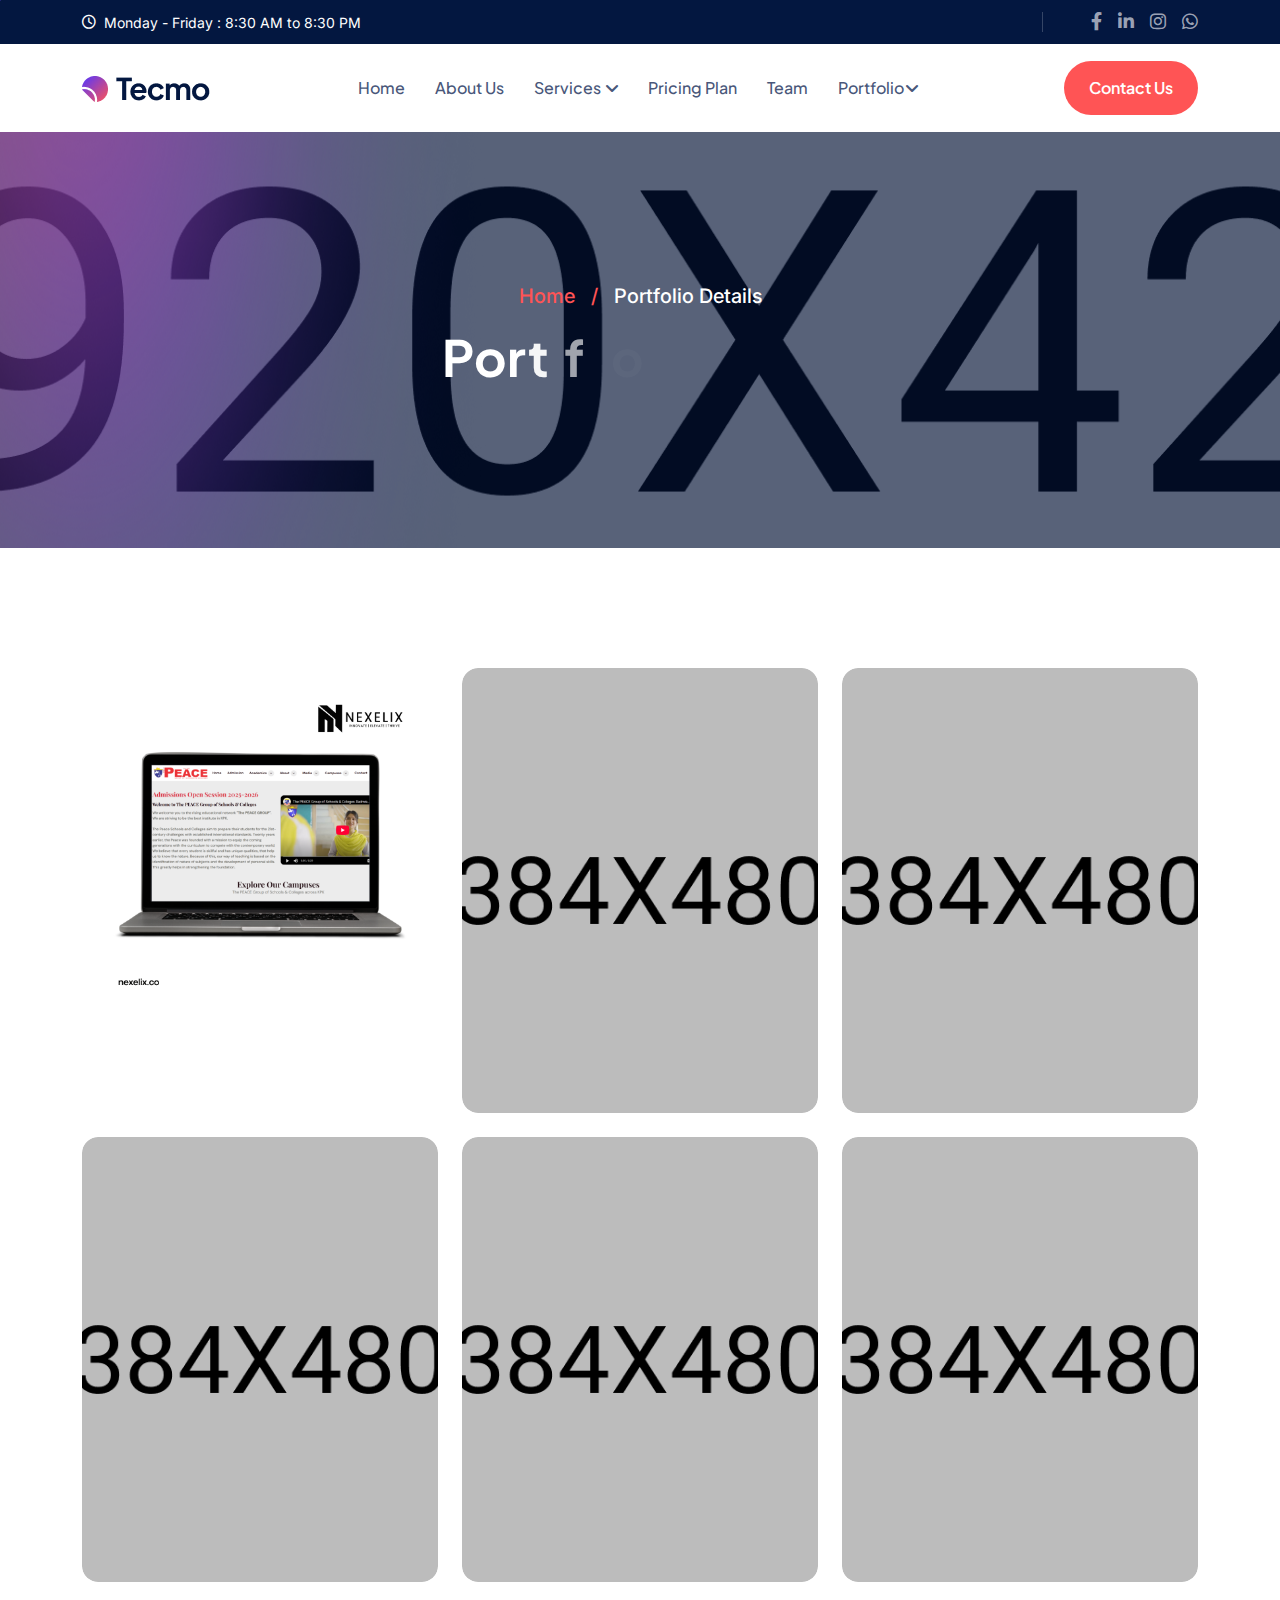
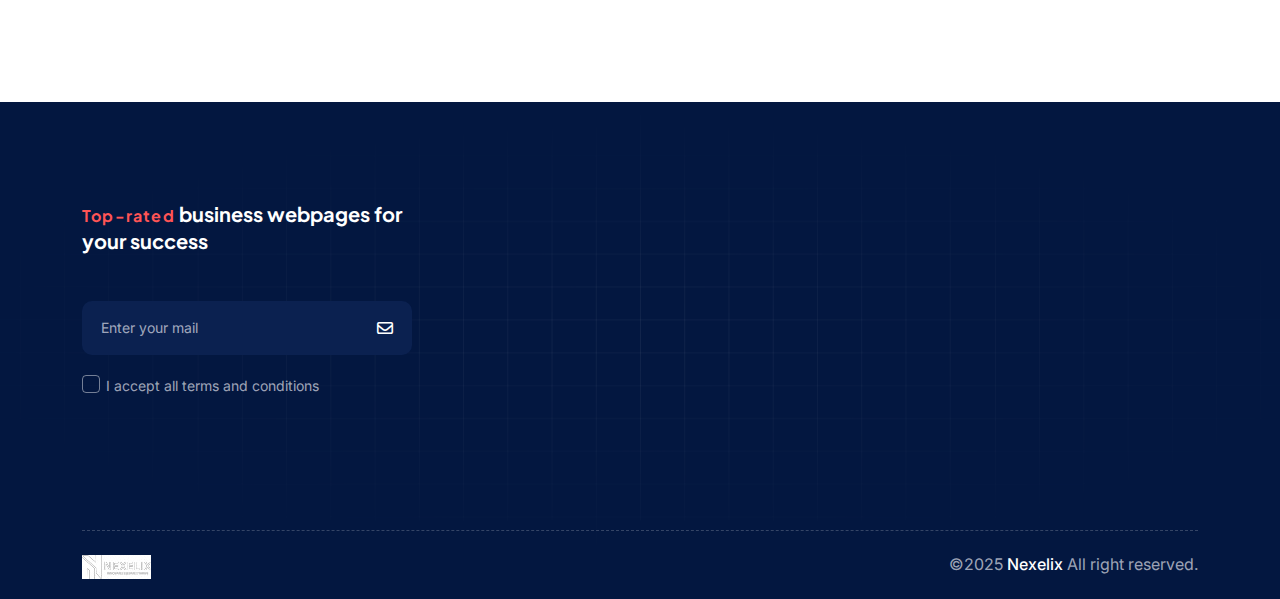
<file: nexelix/buyer-file/main-file/portfolio-details.html>
<!DOCTYPE html>
<html lang="en">
<!--<< Header Area >>-->

<head>
    <!-- ========== Meta Tags ========== -->
    <meta charset="UTF-8">
    <meta http-equiv="X-UA-Compatible" content="IE=edge">
    <meta name="viewport" content="width=device-width, initial-scale=1">
    <meta name="author" content="authorName">
    <meta name="description" content="Tecmo - IT Solution and Technology HTML Template">
    <!-- ======== Page title ============ -->
    <title>nexelix-co
        IT Solution and Technology HTML Template
    </title>
    <!--<< Favcion >>-->
    <link rel="shortcut icon" href="assets/img/logo/favs.png">
    <!--<< Bootstrap min.css >>-->
    <link rel="stylesheet" href="assets/css/bootstrap.min.css">
    <!--<< All Min Css >>-->
    <link rel="stylesheet" href="assets/css/all.min.css">
    <!--<< Animate.css >>-->
    <link rel="stylesheet" href="assets/css/animate.css">
    <!--<< Magnific Popup.css >>-->
    <link rel="stylesheet" href="assets/css/magnific-popup.css">
    <!--<< MeanMenu.css >>-->
    <link rel="stylesheet" href="assets/css/meanmenu.css">
    <!--<< Swiper Bundle.css >>-->
    <link rel="stylesheet" href="assets/css/swiper-bundle.min.css">
    <!--<< Nice Select.css >>-->
    <link rel="stylesheet" href="assets/css/nice-select.css">
    <!--<< Main.css >>-->
    <link rel="stylesheet" href="assets/css/main.css">
</head>

<body>

       <!-- Preloader Start -->
    <div id="preloader" class="preloader">
        <div class="animation-preloader">
            <div class="spinner">
            </div>
            <div class="txt-loading">
                <span data-text-preloader="N" class="letters-loading">
                    N
                </span>
                <span data-text-preloader="E" class="letters-loading">
                    E
                </span>
                <span data-text-preloader="X" class="letters-loading">
                    X
                </span>
                <span data-text-preloader="E" class="letters-loading">
                    E
                </span>
                <span data-text-preloader="L" class="letters-loading">
                    L
                </span>
                  <span data-text-preloader="I" class="letters-loading">
                    I
                </span>
                  <span data-text-preloader="X" class="letters-loading">
                    X
                </span>
            </div>
        </div>
        <div class="loader">
            <div class="row">
                <div class="col-3 loader-section section-left">
                    <div class="bg"></div>
                </div>
                <div class="col-3 loader-section section-left">
                    <div class="bg"></div>
                </div>
                <div class="col-3 loader-section section-right">
                    <div class="bg"></div>
                </div>
                <div class="col-3 loader-section section-right">
                    <div class="bg"></div>
                </div>
            </div>
        </div>
    </div>

    <!-- Start Cursor Pointer -->
    <div class="mouse-follower">
        <span class="cursor-outline"></span>
        <span class="cursor-dot"></span>
    </div>
    <!-- End Cursor Pointer -->

    <!-- Header Top Start -->
    <div class="header-top-section d-lg-block d-none bg-color3 py-2">
        <div class="container">
            <div class="sub-header-wrapper d-flex align-items-center justify-content-between">
                <a href="#" class="d-flex align-items-center gap-2 white fs-eight">
                    <i class="fa-regular fa-clock"></i> Monday - Friday : 8:30 AM to 8:30 PM
                </a>
                <div class="right-top-cont d-flex align-items-center gap-5">
                    <div class="line"></div>
                    <div class="social-custom d-flex align-items-center gap-xl-3 gap-3">
                        <a href="https://www.facebook.com/profile.php?id=61577991272333" class=" black"><i class="fab fa-facebook-f white65 fs-six"></i></a>
                        <a href="https://www.linkedin.com/company/nexelix-co/" class=" black"><i class="fa-brands fa-linkedin-in white65 fs-six"></i></a>
                        <a href="https://www.instagram.com/nexelix.co/" class=" black"><i class="fa-brands fa-instagram white65 fs-six"></i></a>
                        <a href="https://wa.link/wzudl7" class=" black"><i class="fab fa-whatsapp white65 fs-six"></i></a>
                    </div>
                </div>
            </div>
        </div>
    </div>
    <!-- Header Top End -->

    <!-- Offcanvas Area Start -->
    <div class="fix-area">
        <div class="offcanvas__info">
            <div class="offcanvas__wrapper">
                <div class="offcanvas__content">
                    <div class="offcanvas__top mb-4 d-flex justify-content-between align-items-center">
                        <div class="offcanvas__logo">
                            <a href="index.html">
                                <img src="assets/img/logo/logo.png" alt="logo-img">
                            </a>
                        </div>
                        <div class="offcanvas__close">
                            <button>
                                <i class="fas fa-times"></i>
                            </button>
                        </div>
                    </div>

                    <div class="mobile-menu fix mb-3"></div>
                    <div class="offcanvas__contact">
                        <h4 class="n900-clr">Contact Info</h4>
                        <ul class="d-grid gap-2 mb-5">
                            <!-- <li class="d-flex align-items-center">
                                <div class="offcanvas__contact-icon">
                                    <i class="fal fa-map-marker-alt"></i>
                                </div>
                                <div class="offcanvas__contact-text">
                                    <a target="_blank" href="#">3517 W. Gray St. Utica, Pennsylvania</a>
                                </div>
                            </li> -->
                            <li class="d-flex align-items-center">
                                <div class="offcanvas__contact-icon mr-15">
                                    <i class="fal fa-envelope"></i>
                                </div>
                                <div class="offcanvas__contact-text">
                                    <a href="mail:rbasit782@gmail.com"><span">rbasit782@gmail.com</span></a>
                                </div>
                            </li>
                            <li class="d-flex align-items-center">
                                <div class="offcanvas__contact-icon mr-15">
                                    <i class="fal fa-clock"></i>
                                </div>
                                <div class="offcanvas__contact-text">
                                    <a target="_blank" href="#">Monday - Friday : 8:30 AM to 8:30 PM</a>
                                </div>
                            </li>
                            <li class="d-flex align-items-center">
                                <div class="offcanvas__contact-icon mr-15">
                                    <i class="far fa-phone"></i>
                                </div>
                                <div class="offcanvas__contact-text">
                                    <a href="tel:+923118271213" class="fs-six black fw-semibold">
                                            +92-3118271213
                                        </a>
                                </div>
                            </li>
                        </ul>
                        <div class="header-button mt-4">
                            <a href="contact.html" class="theme-btn p2-bg text-center">
                                <span>
                                    Contact Us
                                    <span class="ani-arrow">
                                        <i class="fa-solid fa-arrow-right-long"></i>
                                    </span>
                                </span>
                            </a>
                        </div>
                        <div class="social-icon d-flex align-items-center">
                        <a href="https://www.facebook.com/profile.php?id=61577991272333" class=" black"><i class="fab fa-facebook-f white65 fs-six"></i></a>
                        <a href="https://www.linkedin.com/company/nexelix-co/" class=" black"><i class="fa-brands fa-linkedin-in white65 fs-six"></i></a>
                        <a href="https://www.instagram.com/nexelix.co/" class=" black"><i class="fa-brands fa-instagram white65 fs-six"></i></a>
                        <a href="https://wa.link/wzudl7" class=" black"><i class="fab fa-whatsapp white65 fs-six"></i></a>
                    </div>
                    </div>
                </div>
            </div>
        </div>
    </div>
    <div class="offcanvas__overlay"></div>

    <!-- Header Section Start -->
    <header id="header-sticky" class="header-1 w-100">
        <div class="container">
            <div class="mega-menu-wrapper">
                <div class="header-main">
                    <div class="header-left">
                        <div class="logo">
                            <a href="index.html" class="header-logo">
                                <img src="assets/img/logo/logo.png" alt="logo-img">
                            </a>
                        </div>
                    </div>
                    <div class="header-right d-flex justify-content-end align-items-center">
                        <div class="mean__menu-wrapper">
                            <div class="main-menu">
                                <nav id="mobile-menu">
                                    <ul>
                                        <li>
                                            <a href="index.html">Home</a>
                                            
                                        </li>
                                        <li>
                                            <a href="about.html">About Us</a>
                                        </li>
                                        <li>
                                            <a href="services.html">
                                                Services
                                                <i class="fas fa-angle-down"></i>
                                            </a>
                                            <ul class="submenu">
                                                <li><a href="services.html">Service</a></li>
                                                <li><a href="services-details.html">Service Details</a></li>
                                            </ul>
                                        </li>

                                        <li>
                                            <a href="pricing-plan.html">Pricing Plan</a>
                                        </li>
                                        <!-- <li class="has-dropdown">
                                            <a href="#0">
                                                Pages
                                                <i class="fas fa-angle-down"></i>
                                            </a>
                                            <ul class="submenu">
                                                <li><a href="team.html">Team</a></li>
                                                <li><a href="testimonials.html">Testimonial</a></li>
                                            </ul>
                                        </li> -->
                                        <li>
                                            <a href="team.html">
                                                Team
                                            </a>
                                        </li>
                                        <li>
                                            <a href="portfolio.html">Portfolio<i class="fas fa-angle-down"></i></a>
                                            <ul class="submenu">
                                                <li><a href="portfolio.html">Portfolio</a></li>
                                                <li><a href="portfolio-details.html">Portfolio Details</a></li>
                                            </ul>
                                        </li>
                                    </ul>
                                </nav>
                            </div>
                        </div>
                        <div class="header__hamburger d-xl-none d-block my-auto">
                            <div class="sidebar__toggle">
                                <img src="assets/img/icon/menu.png" alt="icon">
                            </div>
                        </div>

                    </div>
                    <div class="header-hamburger-inner d-xl-flex gap-xxl-4 gap-xl-3 align-items-center d-none">
                        <a href="contact.html"
                            class="common-btn box-style cmn-style1 d-inline-flex justify-content-center align-items-center gap-xxl-2 gap-2 fs18 fw-semibold white overflow-hidden rounded-5 p3-bg">
                            Contact Us
                        </a>
                        <div class="header__hamburger my-auto d-xl-none d-block">
                            <div class="sidebar__toggle">
                                <img src="assets/img/icon/menu.png" alt="icon">
                            </div>
                        </div>
                    </div>
                </div>
            </div>
        </div>
    </header>

    <!-- Banner Section Start -->
    <section class="breadcrumb-section position-relative fix">
        <div class="container">
            <div class="bread-content text-center">
                <ul class="d-flex align-items-center gap-3 justify-content-center">
                    <li>
                        <a href="index.html" class="p3-clr">Home</a>
                    </li>
                    <li class="p3-clr">/</li>
                    <li class="white">Portfolio Details</li>
                </ul>
                <h1 class="white visible-from-right">Portfolio Details</h1>
            </div>
        </div>
        <!-- bread Element -->
        <img src="assets/img/element/bread-ele.png" alt="img" class="bread-ele">
    </section>
    <!-- Banner Section Start -->

    <!-- Gateway Section Start -->
    <section class="gateway-sections section-padding fix">
        <div class="container custom-container">
            <div class="row g-4 justify-content-center">
                <div class="col-md-6 col-lg-4">
                    <div class="gateway-items rounded-4 w-100">
                        <img src="assets/img/services/project1.png" alt="img" class="w-100 rounded-4">
                        <div class="content">
                            <div class="box-inner p1-bg rounded-circle d-center">
                                <div class="box text-center">
                                    <span class="fs-eight fw-semibold white75 mb-4">Digital</span>
                                    <h4 class="white">
                                        <a href="portfolio-details.html" class="white">
                                            Platform <br>
                                            integration
                                        </a>
                                    </h4>
                                </div>
                                <a href="portfolio-details.html" class="arrow d-center rounded-circle p3-bg">
                                    <i class="fa-solid fa-arrow-right white"></i>
                                </a>
                            </div>
                        </div>
                    </div>
                </div>
                <div class="col-md-6 col-lg-4">
                    <div class="gateway-items rounded-4 w-100">
                        <img src="assets/img/services/project2.png" alt="img" class="w-100 rounded-4">
                        <div class="content">
                            <div class="box-inner p1-bg rounded-circle d-center">
                                <div class="box text-center">
                                    <span class="fs-eight fw-semibold white75 mb-4">Digital</span>
                                    <h4 class="white">
                                        <a href="portfolio-details.html" class="white">
                                            Platform <br>
                                            integration
                                        </a>
                                    </h4>
                                </div>
                                <a href="portfolio-details.html" class="arrow d-center rounded-circle p3-bg">
                                    <i class="fa-solid fa-arrow-right white"></i>
                                </a>
                            </div>
                        </div>
                    </div>
                </div>
                <div class="col-md-6 col-lg-4">
                    <div class="gateway-items rounded-4 w-100">
                        <img src="assets/img/services/project3.png" alt="img" class="w-100 rounded-4">
                        <div class="content">
                            <div class="box-inner p1-bg rounded-circle d-center">
                                <div class="box text-center">
                                    <span class="fs-eight fw-semibold white75 mb-4">Digital</span>
                                    <h4 class="white">
                                        <a href="portfolio-details.html" class="white">
                                            Platform <br>
                                            integration
                                        </a>
                                    </h4>
                                </div>
                                <a href="portfolio-details.html" class="arrow d-center rounded-circle p3-bg">
                                    <i class="fa-solid fa-arrow-right white"></i>
                                </a>
                            </div>
                        </div>
                    </div>
                </div>
                <div class="col-md-6 col-lg-4">
                    <div class="gateway-items rounded-4 w-100">
                        <img src="assets/img/services/project4.png" alt="img" class="w-100 rounded-4">
                        <div class="content">
                            <div class="box-inner p1-bg rounded-circle d-center">
                                <div class="box text-center">
                                    <span class="fs-eight fw-semibold white75 mb-4">Digital</span>
                                    <h4 class="white">
                                        <a href="portfolio-details.html" class="white">
                                            Platform <br>
                                            integration
                                        </a>
                                    </h4>
                                </div>
                                <a href="portfolio-details.html" class="arrow d-center rounded-circle p3-bg">
                                    <i class="fa-solid fa-arrow-right white"></i>
                                </a>
                            </div>
                        </div>
                    </div>
                </div>
                <div class="col-md-6 col-lg-4">
                    <div class="gateway-items rounded-4 w-100">
                        <img src="assets/img/services/portfolio5.png" alt="img" class="w-100 rounded-4">
                        <div class="content">
                            <div class="box-inner p1-bg rounded-circle d-center">
                                <div class="box text-center">
                                    <span class="fs-eight fw-semibold white75 mb-4">Digital</span>
                                    <h4 class="white">
                                        <a href="portfolio-details.html" class="white">
                                            Platform <br>
                                            integration
                                        </a>
                                    </h4>
                                </div>
                                <a href="portfolio-details.html" class="arrow d-center rounded-circle p3-bg">
                                    <i class="fa-solid fa-arrow-right white"></i>
                                </a>
                            </div>
                        </div>
                    </div>
                </div>
                <div class="col-md-6 col-lg-4">
                    <div class="gateway-items rounded-4 w-100">
                        <img src="assets/img/services/portfolio6.png" alt="img" class="w-100 rounded-4">
                        <div class="content">
                            <div class="box-inner p1-bg rounded-circle d-center">
                                <div class="box text-center">
                                    <span class="fs-eight fw-semibold white75 mb-4">Digital</span>
                                    <h4 class="white">
                                        <a href="portfolio-details.html" class="white">
                                            Platform <br>
                                            integration
                                        </a>
                                    </h4>
                                </div>
                                <a href="portfolio-details.html" class="arrow d-center rounded-circle p3-bg">
                                    <i class="fa-solid fa-arrow-right white"></i>
                                </a>
                            </div>
                        </div>
                    </div>
                </div>
            </div>
        </div>
    </section>

   <!--<< Footer Section Start >>-->
<footer class="footer-section style blackbg fix">
        <div class="container">
            <div class="footer-widgets-wrapper">
                <div class="row g-lg-4 g-4 justify-content-between">
                    <div class="col-lg-4 col-md-6 col-sm-6">
                        <div class="top-rated-pragraph">
                            <h5 class="white mb-lg-5 mb-4">
                                <span class="p3-clr">Top-rated</span>
                                business webpages for your success
                            </h5>
                            <form action="#" class="form-style1 d-flex align-items-center justify-content-between">
                                <input type="text" placeholder="Enter your mail">
                                <button type="button"><i class="fa-regular fa-envelope"></i></button>
                            </form>
                            <div class="form-check cmn-checkbox mt-3">
                                <input class="form-check-input" type="checkbox" value="" id="mycheck">
                                <label class="form-check-label fs-eight white65" for="mycheck">
                                    I accept all terms and conditions
                                </label>
                            </div>
                        </div>
                    </div>
                    <div class="col-lg-2 col-md-6 col-sm-6">
                        <div class="single-footer-widget wow fadeInUp" data-wow-delay="0.5s">
                            <div class="boxes">
                                <div class="widget-head">
                                    <h3>Navigation</h3>
                                </div>
                                <ul class="list-area">
                                    <li>
                                        <a href="about.html">
                                            About us
                                        </a>
                                    </li>
                                    <li>
                                        <a href="team.html">
                                            Meet our team
                                        </a>
                                    </li>
                                    <li>
                                        <a href="services.html">
                                            Services
                                        </a>
                                    </li>
                                    <li>
                                        <a href="contact.html">
                                            Contacts
                                        </a>
                                    </li>
                                </ul>
                            </div>
                        </div>
                    </div>
                    <div class="col-lg-3 col-md-6 col-sm-6">
                        <div class="single-footer-widget d-flex justify-content-lg-center wow fadeInUp"
                            data-wow-delay="0.5s">
                            <div class="boxes">
                                <div class="widget-head">
                                    <h3>Others page</h3>
                                </div>
                                <ul class="list-area">
                                    <li>
                                        <a href="contact.html">
                                            Client support
                                        </a>
                                    </li>
                                    <li>
                                        <a href="contact.html">
                                            Help center
                                        </a>
                                    </li>
                                    <li>
                                        <a href="contact.html">
                                            Feedback
                                        </a>
                                    </li>
                                    <li>
                                        <a href="contact.html">
                                            Terms & condition
                                        </a>
                                    </li>
                                </ul>
                            </div>
                        </div>
                    </div>
                    <div class="col-lg-3 col-md-6 col-sm-6">
                        <div class="single-footer-widget d-flex justify-content-lg-center wow fadeInUp"
                            data-wow-delay="0.5s">
                            <div class="boxes">
                                <div class="widget-head">
                                    <h3>Need Help?</h3>
                                </div>
                                <div class="list-info d-grid gap-3 mb-4">
                                    <div class="list-info-item">
                                        <span class="fs-eight white65 d-block">Call Us Directly</span>
                                        <a href="https://wa.link/wzudl7" class="white fw-semibold">+92-3118271213</a>
                                    </div>
                                    <div class="list-info-item">
                                        <span class="fs-eight white65 d-block">Need Support?</span>
                                        <a href="mailto:rbasit782@gmail.com" class="white fw-semibold">rbasit782@gmail.com</a>
                                    </div>
                                </div>
                               <div class="social-custom d-flex align-items-center gap-xl-3 gap-3">
                        <a href="https://www.facebook.com/profile.php?id=61577991272333" class=" black"><i class="fab fa-facebook-f white65 fs-six"></i></a>
                        <a href="https://www.linkedin.com/company/nexelix-co/" class=" black"><i class="fa-brands fa-linkedin-in white65 fs-six"></i></a>
                        <a href="https://www.instagram.com/nexelix.co/" class=" black"><i class="fa-brands fa-instagram white65 fs-six"></i></a>
                    </div>
                            </div>
                        </div>
                    </div>
                </div>
            </div>
        </div>
        <div class="footer-bottom">
            <div class="container">
                <div
                    class="footer-wrapper d-flex flex-md-nowrap flex-wrap gap-3 align-items-center justify-content-md-between justify-content-center text-md-start text-center">
                    <a href="index.html" class="footer-logo">
                        <img src="assets/img/logo/logo-white.png" alt="img">
                    </a>
                    <p class="white65">
                        &copy;2025 <a href="index.html" class="white fw_500">Nexelix</a> All right reserved.
                    </p>
                </div>
            </div>
        </div>
    </footer>

    <!-- Search Area Start -->
    <div class="search-wrap">
        <div class="search-inner">
            <i class="fas fa-times search-close" id="search-close"></i>
            <div class="search-cell">
                <form method="get">
                    <div class="search-field-holder">
                        <input type="search" class="main-search-input" placeholder="Search...">
                    </div>
                </form>
            </div>
        </div>
    </div>
    <!--<< All JS Plugins >>-->
    <script src="assets/js/jquery-3.7.1.min.js"></script>
    <!--<< Viewport Js >>-->
    <script src="assets/js/viewport.jquery.js"></script>
    <!--<< Bootstrap Js >>-->
    <script src="assets/js/bootstrap.bundle.min.js"></script>
    <!--<< Nice Select Js >>-->
    <script src="assets/js/jquery.nice-select.min.js"></script>
    <!--<< Waypoints Js >>-->
    <script src="assets/js/jquery.waypoints.js"></script>
    <!--<< Counterup Js >>-->
    <script src="assets/js/jquery.counterup.min.js"></script>
    <!--<< Swiper Slider Js >>-->
    <script src="assets/js/swiper-bundle.min.js"></script>
    <!--<< MeanMenu Js >>-->
    <script src="assets/js/jquery.meanmenu.min.js"></script>
    <!--<< Magnific Popup Js >>-->
    <script src="assets/js/jquery.magnific-popup.min.js"></script>
    <!--<< Wow Animation Js >>-->
    <script src="assets/js/wow.min.js"></script>
    <!--<< Gsap Js >>-->
    <script src="assets/js/gsap.min.js"></script>
    <!--<< Lenis Js >>-->
    <script src="assets/js/lenis.min.js"></script>
    <!--<< ScrollSmoother Js >>-->
    <script src="assets/js/scrollSmoother.js"></script>
    <!--<< ScrollTrigger Js >>-->
    <script src="assets/js/ScrollTrigger.min.js"></script>
    <!--<< Spalit Text Js >>-->
    <script src="assets/js/spilitext-gsap.js"></script>
    <!--<< Valina Tilt Js >>-->
    <script src="assets/js/vanilla-tilt.min.js"></script>
    <!--<< Main.js >>-->
    <script src="assets/js/main.js"></script>
</body>

</html>
</file>
<file: nexelix/buyer-file/documentation/assets/css/elegantFont.css>
@font-face {
	font-family: 'ElegantIcons';
	src:url('../fonts/ElegantIcons.eot');
	src:url('../fonts/ElegantIcons.eot?#iefix') format('embedded-opentype'),
		url('../fonts/ElegantIcons.woff') format('woff'),
		url('../fonts/ElegantIcons.ttf') format('truetype'),
		url('../fonts/ElegantIcons.svg#ElegantIcons') format('svg');
	font-weight: normal;
	font-style: normal;
}

/* Use the following CSS code if you want to use data attributes for inserting your icons */
[data-icon]:before {
	font-family: 'ElegantIcons';
	content: attr(data-icon);
	speak: none;
	font-weight: normal;
	font-variant: normal;
	text-transform: none;
	line-height: 1;
	-webkit-font-smoothing: antialiased;
	-moz-osx-font-smoothing: grayscale;
}

/* Use the following CSS code if you want to have a class per icon */
/*
Instead of a list of all class selectors,
you can use the generic selector below, but it's slower:
[class*="your-class-prefix"] {
*/
.arrow_up, .arrow_down, .arrow_left, .arrow_right, .arrow_left-up, .arrow_right-up, .arrow_right-down, .arrow_left-down, .arrow-up-down, .arrow_up-down_alt, .arrow_left-right_alt, .arrow_left-right, .arrow_expand_alt2, .arrow_expand_alt, .arrow_condense, .arrow_expand, .arrow_move, .arrow_carrot-up, .arrow_carrot-down, .arrow_carrot-left, .arrow_carrot-right, .arrow_carrot-2up, .arrow_carrot-2down, .arrow_carrot-2left, .arrow_carrot-2right, .arrow_carrot-up_alt2, .arrow_carrot-down_alt2, .arrow_carrot-left_alt2, .arrow_carrot-right_alt2, .arrow_carrot-2up_alt2, .arrow_carrot-2down_alt2, .arrow_carrot-2left_alt2, .arrow_carrot-2right_alt2, .arrow_triangle-up, .arrow_triangle-down, .arrow_triangle-left, .arrow_triangle-right, .arrow_triangle-up_alt2, .arrow_triangle-down_alt2, .arrow_triangle-left_alt2, .arrow_triangle-right_alt2, .arrow_back, .icon_minus-06, .icon_plus, .icon_close, .icon_check, .icon_minus_alt2, .icon_plus_alt2, .icon_close_alt2, .icon_check_alt2, .icon_zoom-out_alt, .icon_zoom-in_alt, .icon_search, .icon_box-empty, .icon_box-selected, .icon_minus-box, .icon_plus-box, .icon_box-checked, .icon_circle-empty, .icon_circle-slelected, .icon_stop_alt2, .icon_stop, .icon_pause_alt2, .icon_pause, .icon_menu, .icon_menu-square_alt2, .icon_menu-circle_alt2, .icon_ul, .icon_ol, .icon_adjust-horiz, .icon_adjust-vert, .icon_document_alt, .icon_documents_alt, .icon_pencil, .icon_pencil-edit_alt, .icon_pencil-edit, .icon_folder-alt, .icon_folder-open_alt, .icon_folder-add_alt, .icon_info_alt, .icon_error-oct_alt, .icon_error-circle_alt, .icon_error-triangle_alt, .icon_question_alt2, .icon_question, .icon_comment_alt, .icon_chat_alt, .icon_vol-mute_alt, .icon_volume-low_alt, .icon_volume-high_alt, .icon_quotations, .icon_quotations_alt2, .icon_clock_alt, .icon_lock_alt, .icon_lock-open_alt, .icon_key_alt, .icon_cloud_alt, .icon_cloud-upload_alt, .icon_cloud-download_alt, .icon_image, .icon_images, .icon_lightbulb_alt, .icon_gift_alt, .icon_house_alt, .icon_genius, .icon_mobile, .icon_tablet, .icon_laptop, .icon_desktop, .icon_camera_alt, .icon_mail_alt, .icon_cone_alt, .icon_ribbon_alt, .icon_bag_alt, .icon_creditcard, .icon_cart_alt, .icon_paperclip, .icon_tag_alt, .icon_tags_alt, .icon_trash_alt, .icon_cursor_alt, .icon_mic_alt, .icon_compass_alt, .icon_pin_alt, .icon_pushpin_alt, .icon_map_alt, .icon_drawer_alt, .icon_toolbox_alt, .icon_book_alt, .icon_calendar, .icon_film, .icon_table, .icon_contacts_alt, .icon_headphones, .icon_lifesaver, .icon_piechart, .icon_refresh, .icon_link_alt, .icon_link, .icon_loading, .icon_blocked, .icon_archive_alt, .icon_heart_alt, .icon_star_alt, .icon_star-half_alt, .icon_star, .icon_star-half, .icon_tools, .icon_tool, .icon_cog, .icon_cogs, .arrow_up_alt, .arrow_down_alt, .arrow_left_alt, .arrow_right_alt, .arrow_left-up_alt, .arrow_right-up_alt, .arrow_right-down_alt, .arrow_left-down_alt, .arrow_condense_alt, .arrow_expand_alt3, .arrow_carrot_up_alt, .arrow_carrot-down_alt, .arrow_carrot-left_alt, .arrow_carrot-right_alt, .arrow_carrot-2up_alt, .arrow_carrot-2dwnn_alt, .arrow_carrot-2left_alt, .arrow_carrot-2right_alt, .arrow_triangle-up_alt, .arrow_triangle-down_alt, .arrow_triangle-left_alt, .arrow_triangle-right_alt, .icon_minus_alt, .icon_plus_alt, .icon_close_alt, .icon_check_alt, .icon_zoom-out, .icon_zoom-in, .icon_stop_alt, .icon_menu-square_alt, .icon_menu-circle_alt, .icon_document, .icon_documents, .icon_pencil_alt, .icon_folder, .icon_folder-open, .icon_folder-add, .icon_folder_upload, .icon_folder_download, .icon_info, .icon_error-circle, .icon_error-oct, .icon_error-triangle, .icon_question_alt, .icon_comment, .icon_chat, .icon_vol-mute, .icon_volume-low, .icon_volume-high, .icon_quotations_alt, .icon_clock, .icon_lock, .icon_lock-open, .icon_key, .icon_cloud, .icon_cloud-upload, .icon_cloud-download, .icon_lightbulb, .icon_gift, .icon_house, .icon_camera, .icon_mail, .icon_cone, .icon_ribbon, .icon_bag, .icon_cart, .icon_tag, .icon_tags, .icon_trash, .icon_cursor, .icon_mic, .icon_compass, .icon_pin, .icon_pushpin, .icon_map, .icon_drawer, .icon_toolbox, .icon_book, .icon_contacts, .icon_archive, .icon_heart, .icon_profile, .icon_group, .icon_grid-2x2, .icon_grid-3x3, .icon_music, .icon_pause_alt, .icon_phone, .icon_upload, .icon_download, .social_facebook, .social_twitter, .social_pinterest, .social_googleplus, .social_tumblr, .social_tumbleupon, .social_wordpress, .social_instagram, .social_dribbble, .social_vimeo, .social_linkedin, .social_rss, .social_deviantart, .social_share, .social_myspace, .social_skype, .social_youtube, .social_picassa, .social_googledrive, .social_flickr, .social_blogger, .social_spotify, .social_delicious, .social_facebook_circle, .social_twitter_circle, .social_pinterest_circle, .social_googleplus_circle, .social_tumblr_circle, .social_stumbleupon_circle, .social_wordpress_circle, .social_instagram_circle, .social_dribbble_circle, .social_vimeo_circle, .social_linkedin_circle, .social_rss_circle, .social_deviantart_circle, .social_share_circle, .social_myspace_circle, .social_skype_circle, .social_youtube_circle, .social_picassa_circle, .social_googledrive_alt2, .social_flickr_circle, .social_blogger_circle, .social_spotify_circle, .social_delicious_circle, .social_facebook_square, .social_twitter_square, .social_pinterest_square, .social_googleplus_square, .social_tumblr_square, .social_stumbleupon_square, .social_wordpress_square, .social_instagram_square, .social_dribbble_square, .social_vimeo_square, .social_linkedin_square, .social_rss_square, .social_deviantart_square, .social_share_square, .social_myspace_square, .social_skype_square, .social_youtube_square, .social_picassa_square, .social_googledrive_square, .social_flickr_square, .social_blogger_square, .social_spotify_square, .social_delicious_square, .icon_printer, .icon_calulator, .icon_building, .icon_floppy, .icon_drive, .icon_search-2, .icon_id, .icon_id-2, .icon_puzzle, .icon_like, .icon_dislike, .icon_mug, .icon_currency, .icon_wallet, .icon_pens, .icon_easel, .icon_flowchart, .icon_datareport, .icon_briefcase, .icon_shield, .icon_percent, .icon_globe, .icon_globe-2, .icon_target, .icon_hourglass, .icon_balance, .icon_rook, .icon_printer-alt, .icon_calculator_alt, .icon_building_alt, .icon_floppy_alt, .icon_drive_alt, .icon_search_alt, .icon_id_alt, .icon_id-2_alt, .icon_puzzle_alt, .icon_like_alt, .icon_dislike_alt, .icon_mug_alt, .icon_currency_alt, .icon_wallet_alt, .icon_pens_alt, .icon_easel_alt, .icon_flowchart_alt, .icon_datareport_alt, .icon_briefcase_alt, .icon_shield_alt, .icon_percent_alt, .icon_globe_alt, .icon_clipboard {
	font-family: 'ElegantIcons';
	speak: none;
	font-style: normal;
	font-weight: normal;
	font-variant: normal;
	text-transform: none;
	line-height: 1;
	-webkit-font-smoothing: antialiased;
}
.arrow_up:before {
	content: "\21";
}
.arrow_down:before {
	content: "\22";
}
.arrow_left:before {
	content: "\23";
}
.arrow_right:before {
	content: "\24";
}
.arrow_left-up:before {
	content: "\25";
}
.arrow_right-up:before {
	content: "\26";
}
.arrow_right-down:before {
	content: "\27";
}
.arrow_left-down:before {
	content: "\28";
}
.arrow-up-down:before {
	content: "\29";
}
.arrow_up-down_alt:before {
	content: "\2a";
}
.arrow_left-right_alt:before {
	content: "\2b";
}
.arrow_left-right:before {
	content: "\2c";
}
.arrow_expand_alt2:before {
	content: "\2d";
}
.arrow_expand_alt:before {
	content: "\2e";
}
.arrow_condense:before {
	content: "\2f";
}
.arrow_expand:before {
	content: "\30";
}
.arrow_move:before {
	content: "\31";
}
.arrow_carrot-up:before {
	content: "\32";
}
.arrow_carrot-down:before {
	content: "\33";
}
.arrow_carrot-left:before {
	content: "\34";
}
.arrow_carrot-right:before {
	content: "\35";
}
.arrow_carrot-2up:before {
	content: "\36";
}
.arrow_carrot-2down:before {
	content: "\37";
}
.arrow_carrot-2left:before {
	content: "\38";
}
.arrow_carrot-2right:before {
	content: "\39";
}
.arrow_carrot-up_alt2:before {
	content: "\3a";
}
.arrow_carrot-down_alt2:before {
	content: "\3b";
}
.arrow_carrot-left_alt2:before {
	content: "\3c";
}
.arrow_carrot-right_alt2:before {
	content: "\3d";
}
.arrow_carrot-2up_alt2:before {
	content: "\3e";
}
.arrow_carrot-2down_alt2:before {
	content: "\3f";
}
.arrow_carrot-2left_alt2:before {
	content: "\40";
}
.arrow_carrot-2right_alt2:before {
	content: "\41";
}
.arrow_triangle-up:before {
	content: "\42";
}
.arrow_triangle-down:before {
	content: "\43";
}
.arrow_triangle-left:before {
	content: "\44";
}
.arrow_triangle-right:before {
	content: "\45";
}
.arrow_triangle-up_alt2:before {
	content: "\46";
}
.arrow_triangle-down_alt2:before {
	content: "\47";
}
.arrow_triangle-left_alt2:before {
	content: "\48";
}
.arrow_triangle-right_alt2:before {
	content: "\49";
}
.arrow_back:before {
	content: "\4a";
}
.icon_minus-06:before {
	content: "\4b";
}
.icon_plus:before {
	content: "\4c";
}
.icon_close:before {
	content: "\4d";
}
.icon_check:before {
	content: "\4e";
}
.icon_minus_alt2:before {
	content: "\4f";
}
.icon_plus_alt2:before {
	content: "\50";
}
.icon_close_alt2:before {
	content: "\51";
}
.icon_check_alt2:before {
	content: "\52";
}
.icon_zoom-out_alt:before {
	content: "\53";
}
.icon_zoom-in_alt:before {
	content: "\54";
}
.icon_search:before {
	content: "\55";
}
.icon_box-empty:before {
	content: "\56";
}
.icon_box-selected:before {
	content: "\57";
}
.icon_minus-box:before {
	content: "\58";
}
.icon_plus-box:before {
	content: "\59";
}
.icon_box-checked:before {
	content: "\5a";
}
.icon_circle-empty:before {
	content: "\5b";
}
.icon_circle-slelected:before {
	content: "\5c";
}
.icon_stop_alt2:before {
	content: "\5d";
}
.icon_stop:before {
	content: "\5e";
}
.icon_pause_alt2:before {
	content: "\5f";
}
.icon_pause:before {
	content: "\60";
}
.icon_menu:before {
	content: "\61";
}
.icon_menu-square_alt2:before {
	content: "\62";
}
.icon_menu-circle_alt2:before {
	content: "\63";
}
.icon_ul:before {
	content: "\64";
}
.icon_ol:before {
	content: "\65";
}
.icon_adjust-horiz:before {
	content: "\66";
}
.icon_adjust-vert:before {
	content: "\67";
}
.icon_document_alt:before {
	content: "\68";
}
.icon_documents_alt:before {
	content: "\69";
}
.icon_pencil:before {
	content: "\6a";
}
.icon_pencil-edit_alt:before {
	content: "\6b";
}
.icon_pencil-edit:before {
	content: "\6c";
}
.icon_folder-alt:before {
	content: "\6d";
}
.icon_folder-open_alt:before {
	content: "\6e";
}
.icon_folder-add_alt:before {
	content: "\6f";
}
.icon_info_alt:before {
	content: "\70";
}
.icon_error-oct_alt:before {
	content: "\71";
}
.icon_error-circle_alt:before {
	content: "\72";
}
.icon_error-triangle_alt:before {
	content: "\73";
}
.icon_question_alt2:before {
	content: "\74";
}
.icon_question:before {
	content: "\75";
}
.icon_comment_alt:before {
	content: "\76";
}
.icon_chat_alt:before {
	content: "\77";
}
.icon_vol-mute_alt:before {
	content: "\78";
}
.icon_volume-low_alt:before {
	content: "\79";
}
.icon_volume-high_alt:before {
	content: "\7a";
}
.icon_quotations:before {
	content: "\7b";
}
.icon_quotations_alt2:before {
	content: "\7c";
}
.icon_clock_alt:before {
	content: "\7d";
}
.icon_lock_alt:before {
	content: "\7e";
}
.icon_lock-open_alt:before {
	content: "\e000";
}
.icon_key_alt:before {
	content: "\e001";
}
.icon_cloud_alt:before {
	content: "\e002";
}
.icon_cloud-upload_alt:before {
	content: "\e003";
}
.icon_cloud-download_alt:before {
	content: "\e004";
}
.icon_image:before {
	content: "\e005";
}
.icon_images:before {
	content: "\e006";
}
.icon_lightbulb_alt:before {
	content: "\e007";
}
.icon_gift_alt:before {
	content: "\e008";
}
.icon_house_alt:before {
	content: "\e009";
}
.icon_genius:before {
	content: "\e00a";
}
.icon_mobile:before {
	content: "\e00b";
}
.icon_tablet:before {
	content: "\e00c";
}
.icon_laptop:before {
	content: "\e00d";
}
.icon_desktop:before {
	content: "\e00e";
}
.icon_camera_alt:before {
	content: "\e00f";
}
.icon_mail_alt:before {
	content: "\e010";
}
.icon_cone_alt:before {
	content: "\e011";
}
.icon_ribbon_alt:before {
	content: "\e012";
}
.icon_bag_alt:before {
	content: "\e013";
}
.icon_creditcard:before {
	content: "\e014";
}
.icon_cart_alt:before {
	content: "\e015";
}
.icon_paperclip:before {
	content: "\e016";
}
.icon_tag_alt:before {
	content: "\e017";
}
.icon_tags_alt:before {
	content: "\e018";
}
.icon_trash_alt:before {
	content: "\e019";
}
.icon_cursor_alt:before {
	content: "\e01a";
}
.icon_mic_alt:before {
	content: "\e01b";
}
.icon_compass_alt:before {
	content: "\e01c";
}
.icon_pin_alt:before {
	content: "\e01d";
}
.icon_pushpin_alt:before {
	content: "\e01e";
}
.icon_map_alt:before {
	content: "\e01f";
}
.icon_drawer_alt:before {
	content: "\e020";
}
.icon_toolbox_alt:before {
	content: "\e021";
}
.icon_book_alt:before {
	content: "\e022";
}
.icon_calendar:before {
	content: "\e023";
}
.icon_film:before {
	content: "\e024";
}
.icon_table:before {
	content: "\e025";
}
.icon_contacts_alt:before {
	content: "\e026";
}
.icon_headphones:before {
	content: "\e027";
}
.icon_lifesaver:before {
	content: "\e028";
}
.icon_piechart:before {
	content: "\e029";
}
.icon_refresh:before {
	content: "\e02a";
}
.icon_link_alt:before {
	content: "\e02b";
}
.icon_link:before {
	content: "\e02c";
}
.icon_loading:before {
	content: "\e02d";
}
.icon_blocked:before {
	content: "\e02e";
}
.icon_archive_alt:before {
	content: "\e02f";
}
.icon_heart_alt:before {
	content: "\e030";
}
.icon_star_alt:before {
	content: "\e031";
}
.icon_star-half_alt:before {
	content: "\e032";
}
.icon_star:before {
	content: "\e033";
}
.icon_star-half:before {
	content: "\e034";
}
.icon_tools:before {
	content: "\e035";
}
.icon_tool:before {
	content: "\e036";
}
.icon_cog:before {
	content: "\e037";
}
.icon_cogs:before {
	content: "\e038";
}
.arrow_up_alt:before {
	content: "\e039";
}
.arrow_down_alt:before {
	content: "\e03a";
}
.arrow_left_alt:before {
	content: "\e03b";
}
.arrow_right_alt:before {
	content: "\e03c";
}
.arrow_left-up_alt:before {
	content: "\e03d";
}
.arrow_right-up_alt:before {
	content: "\e03e";
}
.arrow_right-down_alt:before {
	content: "\e03f";
}
.arrow_left-down_alt:before {
	content: "\e040";
}
.arrow_condense_alt:before {
	content: "\e041";
}
.arrow_expand_alt3:before {
	content: "\e042";
}
.arrow_carrot_up_alt:before {
	content: "\e043";
}
.arrow_carrot-down_alt:before {
	content: "\e044";
}
.arrow_carrot-left_alt:before {
	content: "\e045";
}
.arrow_carrot-right_alt:before {
	content: "\e046";
}
.arrow_carrot-2up_alt:before {
	content: "\e047";
}
.arrow_carrot-2dwnn_alt:before {
	content: "\e048";
}
.arrow_carrot-2left_alt:before {
	content: "\e049";
}
.arrow_carrot-2right_alt:before {
	content: "\e04a";
}
.arrow_triangle-up_alt:before {
	content: "\e04b";
}
.arrow_triangle-down_alt:before {
	content: "\e04c";
}
.arrow_triangle-left_alt:before {
	content: "\e04d";
}
.arrow_triangle-right_alt:before {
	content: "\e04e";
}
.icon_minus_alt:before {
	content: "\e04f";
}
.icon_plus_alt:before {
	content: "\e050";
}
.icon_close_alt:before {
	content: "\e051";
}
.icon_check_alt:before {
	content: "\e052";
}
.icon_zoom-out:before {
	content: "\e053";
}
.icon_zoom-in:before {
	content: "\e054";
}
.icon_stop_alt:before {
	content: "\e055";
}
.icon_menu-square_alt:before {
	content: "\e056";
}
.icon_menu-circle_alt:before {
	content: "\e057";
}
.icon_document:before {
	content: "\e058";
}
.icon_documents:before {
	content: "\e059";
}
.icon_pencil_alt:before {
	content: "\e05a";
}
.icon_folder:before {
	content: "\e05b";
}
.icon_folder-open:before {
	content: "\e05c";
}
.icon_folder-add:before {
	content: "\e05d";
}
.icon_folder_upload:before {
	content: "\e05e";
}
.icon_folder_download:before {
	content: "\e05f";
}
.icon_info:before {
	content: "\e060";
}
.icon_error-circle:before {
	content: "\e061";
}
.icon_error-oct:before {
	content: "\e062";
}
.icon_error-triangle:before {
	content: "\e063";
}
.icon_question_alt:before {
	content: "\e064";
}
.icon_comment:before {
	content: "\e065";
}
.icon_chat:before {
	content: "\e066";
}
.icon_vol-mute:before {
	content: "\e067";
}
.icon_volume-low:before {
	content: "\e068";
}
.icon_volume-high:before {
	content: "\e069";
}
.icon_quotations_alt:before {
	content: "\e06a";
}
.icon_clock:before {
	content: "\e06b";
}
.icon_lock:before {
	content: "\e06c";
}
.icon_lock-open:before {
	content: "\e06d";
}
.icon_key:before {
	content: "\e06e";
}
.icon_cloud:before {
	content: "\e06f";
}
.icon_cloud-upload:before {
	content: "\e070";
}
.icon_cloud-download:before {
	content: "\e071";
}
.icon_lightbulb:before {
	content: "\e072";
}
.icon_gift:before {
	content: "\e073";
}
.icon_house:before {
	content: "\e074";
}
.icon_camera:before {
	content: "\e075";
}
.icon_mail:before {
	content: "\e076";
}
.icon_cone:before {
	content: "\e077";
}
.icon_ribbon:before {
	content: "\e078";
}
.icon_bag:before {
	content: "\e079";
}
.icon_cart:before {
	content: "\e07a";
}
.icon_tag:before {
	content: "\e07b";
}
.icon_tags:before {
	content: "\e07c";
}
.icon_trash:before {
	content: "\e07d";
}
.icon_cursor:before {
	content: "\e07e";
}
.icon_mic:before {
	content: "\e07f";
}
.icon_compass:before {
	content: "\e080";
}
.icon_pin:before {
	content: "\e081";
}
.icon_pushpin:before {
	content: "\e082";
}
.icon_map:before {
	content: "\e083";
}
.icon_drawer:before {
	content: "\e084";
}
.icon_toolbox:before {
	content: "\e085";
}
.icon_book:before {
	content: "\e086";
}
.icon_contacts:before {
	content: "\e087";
}
.icon_archive:before {
	content: "\e088";
}
.icon_heart:before {
	content: "\e089";
}
.icon_profile:before {
	content: "\e08a";
}
.icon_group:before {
	content: "\e08b";
}
.icon_grid-2x2:before {
	content: "\e08c";
}
.icon_grid-3x3:before {
	content: "\e08d";
}
.icon_music:before {
	content: "\e08e";
}
.icon_pause_alt:before {
	content: "\e08f";
}
.icon_phone:before {
	content: "\e090";
}
.icon_upload:before {
	content: "\e091";
}
.icon_download:before {
	content: "\e092";
}
.social_facebook:before {
	content: "\e093";
}
.social_twitter:before {
	content: "\e094";
}
.social_pinterest:before {
	content: "\e095";
}
.social_googleplus:before {
	content: "\e096";
}
.social_tumblr:before {
	content: "\e097";
}
.social_tumbleupon:before {
	content: "\e098";
}
.social_wordpress:before {
	content: "\e099";
}
.social_instagram:before {
	content: "\e09a";
}
.social_dribbble:before {
	content: "\e09b";
}
.social_vimeo:before {
	content: "\e09c";
}
.social_linkedin:before {
	content: "\e09d";
}
.social_rss:before {
	content: "\e09e";
}
.social_deviantart:before {
	content: "\e09f";
}
.social_share:before {
	content: "\e0a0";
}
.social_myspace:before {
	content: "\e0a1";
}
.social_skype:before {
	content: "\e0a2";
}
.social_youtube:before {
	content: "\e0a3";
}
.social_picassa:before {
	content: "\e0a4";
}
.social_googledrive:before {
	content: "\e0a5";
}
.social_flickr:before {
	content: "\e0a6";
}
.social_blogger:before {
	content: "\e0a7";
}
.social_spotify:before {
	content: "\e0a8";
}
.social_delicious:before {
	content: "\e0a9";
}
.social_facebook_circle:before {
	content: "\e0aa";
}
.social_twitter_circle:before {
	content: "\e0ab";
}
.social_pinterest_circle:before {
	content: "\e0ac";
}
.social_googleplus_circle:before {
	content: "\e0ad";
}
.social_tumblr_circle:before {
	content: "\e0ae";
}
.social_stumbleupon_circle:before {
	content: "\e0af";
}
.social_wordpress_circle:before {
	content: "\e0b0";
}
.social_instagram_circle:before {
	content: "\e0b1";
}
.social_dribbble_circle:before {
	content: "\e0b2";
}
.social_vimeo_circle:before {
	content: "\e0b3";
}
.social_linkedin_circle:before {
	content: "\e0b4";
}
.social_rss_circle:before {
	content: "\e0b5";
}
.social_deviantart_circle:before {
	content: "\e0b6";
}
.social_share_circle:before {
	content: "\e0b7";
}
.social_myspace_circle:before {
	content: "\e0b8";
}
.social_skype_circle:before {
	content: "\e0b9";
}
.social_youtube_circle:before {
	content: "\e0ba";
}
.social_picassa_circle:before {
	content: "\e0bb";
}
.social_googledrive_alt2:before {
	content: "\e0bc";
}
.social_flickr_circle:before {
	content: "\e0bd";
}
.social_blogger_circle:before {
	content: "\e0be";
}
.social_spotify_circle:before {
	content: "\e0bf";
}
.social_delicious_circle:before {
	content: "\e0c0";
}
.social_facebook_square:before {
	content: "\e0c1";
}
.social_twitter_square:before {
	content: "\e0c2";
}
.social_pinterest_square:before {
	content: "\e0c3";
}
.social_googleplus_square:before {
	content: "\e0c4";
}
.social_tumblr_square:before {
	content: "\e0c5";
}
.social_stumbleupon_square:before {
	content: "\e0c6";
}
.social_wordpress_square:before {
	content: "\e0c7";
}
.social_instagram_square:before {
	content: "\e0c8";
}
.social_dribbble_square:before {
	content: "\e0c9";
}
.social_vimeo_square:before {
	content: "\e0ca";
}
.social_linkedin_square:before {
	content: "\e0cb";
}
.social_rss_square:before {
	content: "\e0cc";
}
.social_deviantart_square:before {
	content: "\e0cd";
}
.social_share_square:before {
	content: "\e0ce";
}
.social_myspace_square:before {
	content: "\e0cf";
}
.social_skype_square:before {
	content: "\e0d0";
}
.social_youtube_square:before {
	content: "\e0d1";
}
.social_picassa_square:before {
	content: "\e0d2";
}
.social_googledrive_square:before {
	content: "\e0d3";
}
.social_flickr_square:before {
	content: "\e0d4";
}
.social_blogger_square:before {
	content: "\e0d5";
}
.social_spotify_square:before {
	content: "\e0d6";
}
.social_delicious_square:before {
	content: "\e0d7";
}
.icon_printer:before {
	content: "\e103";
}
.icon_calulator:before {
	content: "\e0ee";
}
.icon_building:before {
	content: "\e0ef";
}
.icon_floppy:before {
	content: "\e0e8";
}
.icon_drive:before {
	content: "\e0ea";
}
.icon_search-2:before {
	content: "\e101";
}
.icon_id:before {
	content: "\e107";
}
.icon_id-2:before {
	content: "\e108";
}
.icon_puzzle:before {
	content: "\e102";
}
.icon_like:before {
	content: "\e106";
}
.icon_dislike:before {
	content: "\e0eb";
}
.icon_mug:before {
	content: "\e105";
}
.icon_currency:before {
	content: "\e0ed";
}
.icon_wallet:before {
	content: "\e100";
}
.icon_pens:before {
	content: "\e104";
}
.icon_easel:before {
	content: "\e0e9";
}
.icon_flowchart:before {
	content: "\e109";
}
.icon_datareport:before {
	content: "\e0ec";
}
.icon_briefcase:before {
	content: "\e0fe";
}
.icon_shield:before {
	content: "\e0f6";
}
.icon_percent:before {
	content: "\e0fb";
}
.icon_globe:before {
	content: "\e0e2";
}
.icon_globe-2:before {
	content: "\e0e3";
}
.icon_target:before {
	content: "\e0f5";
}
.icon_hourglass:before {
	content: "\e0e1";
}
.icon_balance:before {
	content: "\e0ff";
}
.icon_rook:before {
	content: "\e0f8";
}
.icon_printer-alt:before {
	content: "\e0fa";
}
.icon_calculator_alt:before {
	content: "\e0e7";
}
.icon_building_alt:before {
	content: "\e0fd";
}
.icon_floppy_alt:before {
	content: "\e0e4";
}
.icon_drive_alt:before {
	content: "\e0e5";
}
.icon_search_alt:before {
	content: "\e0f7";
}
.icon_id_alt:before {
	content: "\e0e0";
}
.icon_id-2_alt:before {
	content: "\e0fc";
}
.icon_puzzle_alt:before {
	content: "\e0f9";
}
.icon_like_alt:before {
	content: "\e0dd";
}
.icon_dislike_alt:before {
	content: "\e0f1";
}
.icon_mug_alt:before {
	content: "\e0dc";
}
.icon_currency_alt:before {
	content: "\e0f3";
}
.icon_wallet_alt:before {
	content: "\e0d8";
}
.icon_pens_alt:before {
	content: "\e0db";
}
.icon_easel_alt:before {
	content: "\e0f0";
}
.icon_flowchart_alt:before {
	content: "\e0df";
}
.icon_datareport_alt:before {
	content: "\e0f2";
}
.icon_briefcase_alt:before {
	content: "\e0f4";
}
.icon_shield_alt:before {
	content: "\e0d9";
}
.icon_percent_alt:before {
	content: "\e0da";
}
.icon_globe_alt:before {
	content: "\e0de";
}
.icon_clipboard:before {
	content: "\e0e6";
}


	.glyph {
		float: left;
		text-align: center;
		padding: .75em;
		margin: .4em 1.5em .75em 0;
		width: 6em;
text-shadow: none;
	}
        .glyph_big {
        font-size: 128px;
        color: #59c5dc;
        float: left;
        margin-right: 20px;
        }

        .glyph div { padding-bottom: 10px;}

	.glyph input {
		font-family: consolas, monospace;
		font-size: 12px;
		width: 100%;
		text-align: center;
		border: 0;
		box-shadow: 0 0 0 1px #ccc;
		padding: .2em;
                -moz-border-radius: 5px;
                -webkit-border-radius: 5px;
	}
	.centered {
		margin-left: auto;
		margin-right: auto;
	}
	.glyph .fs1 {
		font-size: 2em;
	}
</file>
<file: nexelix/buyer-file/documentation/assets/css/style.css>
@import url("https://fonts.googleapis.com/css2?family=Hind:wght@300;400;500;600;700&display=swap");

:root {
    --primary-font: "Hind", sans-serif;
    --secondary-font: "Hind", sans-serif;
    --primary-color: #0077B1;
    --theme-color: #161978;
    --action-color: #0077B1;
    --typo-dark: #333333;
    --typo-body: #666666;
    --typo-mid: #8A94A6;
    --typo-light: #A6AEBC;
    --bg-light: #F8F9FB;

    --radius: 4px;
    --radius-big: 6px;
    --radius-small: 2px;
    --w-regular: 400;
    --w-medium: 500;
    --w-semi-bold: 600;
    --w-bold: 700;
    --w-extra-bold: 800;

}


html {
    font-size: 10px;
    margin: 0;
    padding: 0;
    overflow-x: hidden
}

@media (max-width:1199px) {
    html {
        font-size: 9px
    }
}

@media (max-width:991px) {
    html {
        font-size: 8px
    }
}

body {
    position: relative;
    font-family: var(--primary-font);
    font-size: 16px;
    line-height: 1.7;
    margin: 0;
    padding: 0;
    color: var(--typo-body)
}

::selection {
    background: rgba(0, 0, 0, 0.7);
    color: #fff;
    text-shadow: none
}

hr {
    display: block;
    height: 1px;
    border: 0;
    margin: 0;
    padding: 0
}

audio,
canvas,
iframe,
img,
svg,
video {
    vertical-align: middle
}

fieldset {
    border: 0;
    margin: 0;
    padding: 0
}

textarea {
    resize: vertical
}

a,
button {
    outline: none;
    -webkit-transition: all .5s;
    transition: all .5s
}

a {
    color: var(--action-color);
    font-family: var(--secondary-font);
}

a:hover {
    color: var(--action-color);
    text-decoration: underline
}

* {
    -webkit-box-sizing: border-box;
    box-sizing: border-box
}

@media (min-width:1200px) {
    .container {
     max-width:1500px;
    }
}

.container-fluid {
    padding: 0 4rem
}

@media (max-width:767px) {
    .container-fluid {
        padding: 0 2rem
    }
}

figure {
	margin: 0;
	padding: 0;
	margin-bottom: 35px;
}
strong,b {
	color: #1d2746;
}
@media (max-width:991px) {
    figure img {
        width: 100%;
        height: auto
    }
}

@media (max-width:991px) {
    .section-gap {
        padding-top: 10rem;
        padding-bottom: 10rem
    }
}

.object-fit__cover {
    -o-object-fit: cover;
    object-fit: cover
}

.object-fit__contain {
    -o-object-fit: contain;
    object-fit: contain
}

.visuallyhidden {
    border: 0;
    clip: rect(0 0 0 0);
    height: 1px;
    margin: -1px;
    overflow: hidden;
    padding: 0;
    position: absolute;
    width: 1px;
    white-space: nowrap
}

.visuallyhidden.focusable:active,
.visuallyhidden.focusable:focus {
    clip: auto;
    height: auto;
    margin: 0;
    overflow: visible;
    position: static;
    width: auto;
    white-space: inherit
}

.invisible {
    visibility: hidden
}

.border-radius {
    border-radius: var(--radius)
}

.no-overflow {
    overflow: hidden
}


.primary-bg-color {
    background-color: var(--primary-color)
}


.bg-white {
    background-color: #fff
}

.radius {
    border-radius: var(--radius)
}

.radius-big {
    border-radius: var(--radius-big)
}

.grad-bg {
    background: -webkit-gradient(linear, left bottom, left top, from(#EAEDF3), to(#fff));
    background: linear-gradient(0deg, #EAEDF3 0%, #fff 100%)
}

.shadow-p1 {
    -webkit-box-shadow: 0 1px 1px 0 rgba(10, 31, 68, 0.08);
    box-shadow: 0 1px 1px 0 rgba(10, 31, 68, 0.08)
}

.shadow-p2 {
    -webkit-box-shadow: 0 3px 6px 0 rgba(10, 31, 68, 0.1);
    box-shadow: 0 3px 6px 0 rgba(10, 31, 68, 0.1)
}

.section-subtitle {
    font-size: 2rem;
    font-weight: var(--w-semi-bold)
}

.brand-logo {
    display: block
}

@media print {

    *,
    *:before,
    *:after {
        background: transparent !important;
        -webkit-box-shadow: none !important;
        box-shadow: none !important;
        text-shadow: none !important
    }

    a,
    a:visited {
        text-decoration: underline
    }

    a [href]:after {
        content: "( "attr(href) ") "
    }

    abbr [title]:after {
        content: "( "attr(title) ") "
    }

    a [href^="# "]:after,
    a [href^="javascript: "]:after {
        content: " "
    }

    pre {
        white-space: pre-wrap !important
    }

    pre,
    blockquote {
        page-break-inside: avoid
    }

    thead {
        display: table-header-group
    }

    tr,
    img {
        page-break-inside: avoid
    }

    p,
    h2,
    h3 {
        orphans: 3;
        widows: 3
    }

    h2,
    h3 {
        page-break-after: avoid
    }
}

h1,
h2,
h3,
h4,
h5,
h6 {
    font-family: var(--secondary-font);
    color: var(--typo-dark);
    font-weight: var(--w-bold);
    line-height: 1.5
}

h1 {
    font-size: 4.4rem
}

@media (max-width:991px) {
    h1 {
        font-size: 3.2rem
    }
}

h2 {
    font-size: 3.6rem
}

@media (max-width:991px) {
    h2 {
        font-size: 3rem
    }
}

h3 {
    font-size: 2.4rem
}

h4 {
    font-size: 2rem;
    font-weight: var(--w-bold)
}

h4.sml {
    font-size: 2.2rem
}

h5 {
    font-size: 1.8rem;
    font-weight: var(--w-bold)
}

h6 {
    font-size: 1.6rem;
    font-weight: var(--w-semi-bold)
}

p {
    color: var(--typo-body)
}

@media (max-width:991px) {
    p {
        font-size: 16px
    }
}

.w-light {
    font-weight: var(--w-light)
}

.w-regular {
    font-weight: var(--w-regular)
}

.w-semi-bold {
    font-weight: var(--w-semi-bold)
}

.w-bold {
    font-weight: var(--w-bold)
}

.w-ex-bold {
    font-weight: var(--w-extra-bold)
}

.page-header {
    background-color: #f6f9fb;
    height: 8rem;
    display: -webkit-box;
    display: -ms-flexbox;
    display: flex;
    -webkit-box-align: center;
    -ms-flex-align: center;
    align-items: center;
    width: 100%;
    margin-bottom: 33px;
    border-bottom: 1px solid #eee;
}

@media (max-width:767px) {
    .page-header {
        height: auto
    }
}

.page-nav img {
    width: 180px;
}

.page-nav {
    display: -webkit-box;
    display: -ms-flexbox;
    display: flex;
    -ms-flex-wrap: wrap;
    flex-wrap: wrap;
    -webkit-box-pack: justify;
    -ms-flex-pack: justify;
    justify-content: space-between
}

@media (max-width:767px) {
    .page-nav {
        display: block
    }

    .page-nav .nav-brand {
        display: block;
        margin: 20px 0 20px;
        text-align: center
    }
}

.nav-list {
    display: -webkit-box;
    display: -ms-flexbox;
    display: flex;
    -ms-flex-wrap: wrap;
    flex-wrap: wrap;
    -webkit-box-align: center;
    -ms-flex-align: center;
    align-items: center;
    margin-left: 40px;
}

.support-link {
    font-size: 14px;
    font-weight: var(--w-medium);
    color: var(--typo-body);
    text-transform: uppercase;
    text-decoration: none;
    margin-left: 3rem;
    margin-right: 30px;
}

.nav-list a:nth-of-type(1) {
    margin-left: 0
}

.nav-list .toggle-navbar {
    font-size: 20px;
    line-height: 1;
    display: none
}

@media (max-width:1199px) {
    .nav-list .toggle-navbar {
        display: block;
        margin-left: 20px;
        font-size: 40px;
        margin-top: 12px;
    }
}

@media (max-width:767px) {
    .nav-list {
        -webkit-box-pack: center;
        -ms-flex-pack: center;
        justify-content: center;
        margin: 10px 0 15px
    }

    .nav-list a {
        font-size: 12px;
        margin-left: 2rem
    }
}

.main-content {
    display: -webkit-box;
    display: -ms-flexbox;
    display: flex;
    -ms-flex-wrap: wrap;
    flex-wrap: wrap
}

.sidebar-navigation {
	top: 114px;
	bottom: 0;
	width: 100%;
	overflow-x: hidden;
	-webkit-transition: all .5s;
	transition: all .5s;
}

@media (max-width:1199px) {
    .sidebar-navigation {
        padding: 0 2rem 2rem 2rem;

    }
}

.sidebar-navigation.stick-to-top {
    top: 40px
}

@media (max-width:1199px) {
    .sidebar-navigation.stick-to-top {
        top: 0
    }
}

@media (max-width:1199px) {
    .sidebar-navigation {
        position: fixed;
        top: 0;
        bottom: 0;
        left: 0;
        width: 300px;
        -webkit-transform: translateX(-310px);
        transform: translateX(-310px);
        -webkit-transition: all .5s;
        transition: all .5s;
        z-index: 9999;
        -webkit-box-shadow: 3px 0 10px rgba(0, 0, 0, 0.1);
        box-shadow: 3px 0 10px rgba(0, 0, 0, 0.1);
        padding-top: 20px;
    }
}

.sidebar-navigation.show {
    -webkit-transform: translateX(0);
    transform: translateX(0)
}

@media (max-width:767px) {
    .sidebar-navigation {
        width: 260px
    }
}

.tmain-doc-nav {
    padding-left: 0;
    list-style: none;
    font-family: var(--secondary-font);
}



.tmain-doc-nav ol {
    padding-left: 2rem
}
.tmain-doc-nav a {
	position: relative;
	display: block;
	background-size: 0px 1px;
	transition: .3s;
	background-repeat: no-repeat;
	padding: 16px 20px 14px;
	line-height: 1;
	font-size: 15px;
	color: #333;
	text-decoration: none;
	font-weight: 500;
	z-index: 99;
}
.tmain-doc-nav a:hover {
	color: #0077B1;
}
.tmain-doc-nav .icon {
	top: 4px;
	right: 0;
	line-height: 48px;
	font-size: 18px;
	position: absolute;
	color: #0077B1;
	transform: rotate(0deg);
	cursor: pointer;
	padding: 0 10px;
    z-index: 99;
}
.tmain-doc-nav.nav-sidebar .nav-item .icon i {
	display: inline-block;
}
.tmain-doc-nav.nav-sidebar .nav-item .icon i + i {
	display: none;
}
.tmain-doc-nav.nav-sidebar .nav-item.active .icon i {
	display: none;
}
.tmain-doc-nav.nav-sidebar .nav-item.active .icon i + i {
	display: inline-block;
}
.sidebar-navigation ol {
	counter-reset: section;
	list-style-type: none;
	display: none;
}
.tmain-doc-nav li .submenu {
	list-style: none;
	background: #fff;
	position: relative;
	width: 100% !important;
	display: none;
	padding: 0;
	padding-left: 50px !important;
	padding-top: 12px;
	padding-bottom: 9px;
}
.tmain-doc-nav li .submenu::before {
	content: "";
	width: 2px;
	bottom: 15px;
	background: #edf1f3;
	position: absolute;
	top: 15px;
	left: 20px;
}
.tmain-doc-nav li .submenu .nav-item {
	list-style: number;
    padding-left: 0;
}
.tmain-doc-nav li .submenu .nav-item a {
	padding-left: 0;
	padding-top: 7px;
	padding-bottom: 7px;
}

.nav-sidebar .nav-item .dropdown_nav .nav-item {
	margin-top: 0;
	background: transparent;
	position: relative;
}
.docs-progress-bar {
    position: absolute;
    background: #DEEAFF;
    bottom: 0;
    left: 0;
    top: 0;
    max-height: 48px;
}

.nav-item {
	background: #F6F9FB;
	margin-bottom: 3px;
    position: relative;
}

.main {
	-webkit-box-flex: 1;
	-ms-flex: 1;
	flex: 1;
	max-width: 100%;
}

@media (max-width:1199px) {
    .main {
        margin: 0px 0 0;
        padding: 0 15px;
    }
}

.section-1,
.section-2 {
    height: 2000px
}

input,
textarea {
    width: 100%;
    padding: 0.8rem 2rem;
    background: #fff;
    border: 2px solid #EEECEC;
    font-size: 16px;
    line-height: 30px;
    color: var(--typo-body);
}

.input-group {
    position: relative
}

.input-group button {
    position: absolute;
    background: transparent;
    border: none;
    top: 0;
    right: 0;
    font-size: 16px;
    line-height: 34px;
    padding: 1.5rem 2rem;
    cursor: pointer;
    -webkit-transition: all .5s;
    transition: all .5s
}

.input-group button i {
    font-weight: var(--w-medium);
    color: var(--typo-body);
    -webkit-transition: all .5s;
    transition: all .5s
}

.input-group button:hover i {
    color: var(--primary-color)
}

.main h3 {
    margin-bottom: 1rem;
    margin-top: 0rem;
    -webkit-transition: color .5s;
    transition: color .5s;
    letter-spacing: 1px;
}

.main h4 {
    margin: 0 0 1.5rem
}

.main p {
    margin-bottom: 2rem
}

.main ul,
.main ol {
    margin: 0 0 2rem
}
.filterable-wrapper img {
	margin-bottom: 10px;
	width: 100%;
	border: 1px solid #ddd;
	padding: 5px;
}

img {
    max-width: 100%;
    height: auto
}

.page-footer {
    position: relative
}

.page-footer p {
	color: #fff;
	margin: 0;
	font-weight: 600;
}

.page-footer a {
    color: #2974FF
}

.page-footer a:hover {
    
}

.nav {
    -webkit-box-orient: vertical;
    -webkit-box-direction: normal;
    -ms-flex-direction: column;
    flex-direction: column
}

@media (max-width:1199px) {
    .nav {
        display: block
    }
}

@media (max-width:1199px) {
    .main-content {
        padding-top: 1px;
        padding-bottom: 50px
    }
}

section.active h3 {
    color: var(--action-color)
}

.sidebar-navigation ol {
    counter-reset: section;
    list-style-type: none
}

.sidebar-navigation ol li a::before {
    counter-increment: section;
    content: counters(section, ". ") ". "
}

.back-to-top {
    position: fixed;
    bottom: -6rem;
    right: -6rem;
    display: block;
    width: 4rem;
    line-height: 4rem;
    background: var(--action-color);
    color: #fff;
    text-align: center;
    text-decoration: none;
    border-radius: var(--radius);
    opacity: 0;
    -webkit-transform: scale(0.3);
    transform: scale(0.3);
    -webkit-box-shadow: 4px 4px 10px rgba(0, 0, 0, 0.5);
    box-shadow: 4px 4px 10px rgba(0, 0, 0, 0.5);
    z-index: 9;
    -webkit-transition: all .3s;
    transition: all .3s
}

.back-to-top.show {
    bottom: 3rem;
    right: 3rem;
    opacity: .7;
    -webkit-transform: scale(1);
    transform: scale(1)
}

.back-to-top:hover {
    color: #fff;
    bottom: 3.2rem;
    opacity: 1
}



li img {
    display: block;
    margin-top: 20px
}


.btn-sm.primary-btn {
    border-color: var(--primary-color);
    color: var(--primary-color);
    display: inline-block;
    font-size: 1.4rem;
    padding: 1.2rem 3rem 1.1rem;
    position: relative;
    vertical-align: middle;
    z-index: 9;
    font-weight: 500;
    text-align: center;
    font-family: var(--primary-font);
    letter-spacing: 0.1rem;
    line-height: 2.1rem;
    border-radius: 0;
    border-width: .2rem;
    border-style: solid;
    transition: all .5s;

}

.btn-sm.primary-btn:hover {
    color: #fff;
}

.btn-sm.primary-btn:before {
    content: " ";
    width: 0;
    height: 100%;
    position: absolute;
    top: 0;
    right: 0;
    background-color: var(--primary-color);
    z-index: -1;
    transition: all .5s;
    color: #fff;
}

.btn-sm.primary-btn:hover:before,
.btn-sm.primary-btn:focus:before {
    width: 100%;
    right: auto;
    left: 0;
}

.main-content {
	padding-top: 0;
	padding-left: 40px;
}

.search-form {
    margin-bottom: 0;
}

.logo-wrapper {
    margin-bottom: 20px;
}
.nav-brand{
    max-width: 60px;
    display: block;
    img{
        width: 100%;
        height: 100%;
    }
}

.main .image-no-100 img {
    width: inherit;
}

img.max-100 {
    max-width: 100%;
    width: auto;
}

.black-color {
    color: #222;
}

.sidebar-navigation h3 {
	color: #fff;
	font-size: 20px;
	margin-bottom: 25px;
	border-bottom: 1px solid #4b5091;
	background: #1D2746;
	padding: 15px;
	text-transform: capitalize;
	line-height: 1;
	padding-bottom: 12px;
	padding-left: 25px;
	border-radius: 0;
    font-weight: 600;
}

ul.item-details {
	background: #f6f6f6;
	padding: 40px;
	padding-top: 35px;
	list-style: none;
}

ul.item-details li {
    margin: 15px 0;
}

.e-btn {
    display: inline-block;
    height: 50px;
    line-height: 52px;
    text-align: center;
    padding: 0 25px;
    color: #ffffff;
    background: #0077B1; 
    -webkit-border-radius: 0;
    -moz-border-radius: 4p0x0;
    border-radius: 0;
    font-weight: 500;
    text-transform: capitalize;
}

.e-btn:hover {
    color: #ffffff;
    -webkit-box-shadow: 0px 10px 24px 0px rgba(4, 23, 118, 0.3);
    -moz-box-shadow: 0px 10px 24px 0px rgba(4, 23, 118, 0.3);
    box-shadow: 0px 10px 24px 0px rgba(4, 23, 118, 0.3);

}

.steps-panel {
	box-shadow: 0 3px 6px 0 rgba(4, 73, 89, 0.02);
	border: 1px solid #e5ebef;
	margin-top: 10px;
	margin-bottom: 25px;
	border-radius: 2px;
}
.steps-panel .ordered-list {
	position: relative;
	list-style: none;
	padding-left: 20px;
	margin: 20px 0;
}
.steps-panel .ordered-list::before {
	content: "";
	position: absolute;
	left: 32px;
	top: 0;
	bottom: 0;
	width: 1px;
	background-color: #c4cdd5;
}
.steps-panel .ordered-list li {
	font-size: 16px;
	font-weight: 400;
	line-height: 25px;
	margin: 16px 0;
	position: relative;
	padding-left: 35px;
	counter-increment: a;
}
.steps-panel .ordered-list li::before {
	content: counter(a);
	position: absolute;
	color: #fff;
	height: 32px;
	width: 32px;
	border-radius: 50%;
	font-weight: 500;
	font-size: 12px;
	background-color: #0077B1;
	text-align: center;
	line-height: 23px;
	top: -4px;
	left: -4px;
	border: 5px solid #fff;
}
.direction_steps {
	display: inline-flex;
	align-items: center;
	flex-wrap: wrap;
}
.direction_step + .direction_step {
	margin-left: 28px;
}
.direction_step {
	padding: 0 8px;
	font-size: 13px;
	border-radius: 4px;
	background: #3B2E7C;
	color: #fff;
	position: relative;
	line-height: 23px;
	margin-bottom: 2px;
}
.direction_step + .direction_step::before {
	content: "$";
	font-family: eleganticons;
	position: absolute;
	left: -22px;
	color: #3B2E7C;
}
.code {
	list-style: none;
	border-left: 4px solid #0077B1;
	padding: 10px 0;
	background: #F6F9FB;
}
.code li {
	padding: 2px 18px;
	color: #222;
	background: #fff;
}
.code li:nth-child(2n+0){
	background-color: #F6F9FB;
}
.filterable-wrapper {
	margin-top: -10px;
}
.filterable-wrapper .section-main + .section-main{
    border-top: 1px solid #e8f0f1;
    padding-top: 60px;
    padding-bottom: 35px;
}
.notice-warning {
	background: #fefaed;
	border-color: #f6ba18;
}
.notice-warning i {
	color: #f6ba18;
	padding-top: 4px;
}
.notice {
	border-left: 10px solid #f6ba18; 
	padding: 30px 40px;
	margin-bottom: 20px;
	margin-top: 0;
}
.notice i {
	font-size: 24px;
	margin-right: 25px;
}
.notice p {
	font-size: 16px;
	font-weight: 400;
	margin-bottom: 0;
	color: #6b707f;
}
.notice-danger {
	background: #ffeff0;
	border-color: #fa303e;
}
.notice-danger i {
	color: #fa303e;
}
.notice-success {
	background: #31b077;
	border-color: #377d5d;
}
.notice-success p, .notice-success i, .notice-success h5 {
	color: #fff;
}
.tp-footer{
    background-color: #141515;
    padding: 25px 0;
}
.social-footer a {
	color: #8d93a4;
	border: 2px solid #8d93a4;
	height: 40px;
	width: 40px;
	display: inline-block;
	text-align: center;
	line-height: 42px;
	border-radius: 50%;
    text-decoration: none;
}
.social-footer a:hover {
	color: #fff;
	border-color:#0077B1;
    background-color: #0077B1;
}
.tmain-doc-nav a img {
	width: 19px;
	display: inline-block;
	margin: 0;
	margin-right: 8px;
}

.article_list li a {
	color: #6b707f;
}
.tag_list li a i {
	margin-right: 15px;
	transform: translateY(2px);
	display: inline-block;
}
.message_alert {
	border: 1px solid #e5e9eb;
	border-radius: 4px;
	background: #fafcfd;
	padding: 32px 40px 30px;
	margin-bottom: 20px;
}
.alert-danger {
	background: #fff3f4;
	border-color: #fbadb3;
}
.message_alert i {
	font-size: 24px;
	color: #abb0c0;
	margin-right: 25px;
}
.alert-danger i, .alert-danger h5 {
	color: #fa303e;
}

.single_list {
	list-style: none;
	box-shadow: 0 3px 6px 0 rgba(4, 73, 89, 0.02);
	border: 1px solid #e5ebef;
	padding: 20px;
	margin-top: 10px;
	margin-bottom: 25px;
	border-radius: 2px;
}
.single_list li {
	font-size: 14px;
	font-weight: 500;
	line-height: 22px;
	position: relative;
	padding-left: 20px;
}
.single_list li + li {
	margin-top: 15px;
}

.single_list li::before {
	content: "";
	width: 6px;
	height: 6px;
	border-radius: 50%;
	background: #0077B1;
	position: absolute;
	left: 0;
	top: 8px;
}
</file>
<file: nexelix/buyer-file/documentation/assets/css/responsive.css>
/* Normal desktop :1200px. */
@media (min-width: 1200px) and (max-width: 1500px) {


}


/* Normal desktop :992px. */
@media (min-width: 992px) and (max-width: 1200px) {
    .main-content {
        padding-top: 0;
        padding-left: 0;
    }
    .main {
        margin: 0px 0 0;
        padding: 0 0;
    }
    .sidebar-navigation {
        width: 310px;
        background: #fff;
    }

}

 
/* Tablet desktop :768px. */
@media (min-width: 768px) and (max-width: 991px) {
    .main-content {
        padding-top: 0;
        padding-left: 0;
    }
    .main {
        margin: 0px 0 0;
        padding: 0 0;
    }
    .sidebar-navigation {
        width: 310px;
        background: #fff;
    }

}

 
/* small mobile :320px. */
@media (max-width: 767px) {
    .main-content {
        padding-top: 0;
        padding-left: 0;
    }
    .main {
        margin: 0px 0 0;
        padding: 0 0;
    }
    .sidebar-navigation {
        width: 310px;
        background: #fff;
    }
 
}
 
/* Large Mobile :480px. */
@media only screen and (min-width: 480px) and (max-width: 767px) {
.container {width:450px}
 
}
</file>
<file: nexelix/buyer-file/main-file/assets/css/nice-select.css>
.nice-select {
  -webkit-tap-highlight-color: transparent;
  background-color: transparent;
  border-radius: 5px;
  border: solid 1px #3f3877;
  box-sizing: border-box;
  clear: both;
  cursor: pointer;
  display: block;
  font-family: inherit;
  font-size: 18px;
  font-weight: normal;
  outline: none;
 padding: 14px 35px 14px 15px;
  position: relative;
  text-align: left !important;
  -webkit-transition: all 0.2s ease-in-out;
  transition: all 0.2s ease-in-out;
  -webkit-user-select: none;
     -moz-user-select: none;
      -ms-user-select: none;
          user-select: none;
  white-space: nowrap;
  width: 100%;
 }
  .nice-select:hover {
    border-color: #3f3877; }
  .nice-select:active, .nice-select.open, .nice-select:focus {
    border-color: #3f3877; }
  .nice-select:after {
    border-bottom: 2px solid #7b7c98;
    border-right: 2px solid #7b7c98;
    content: '';
    display: block;
    height: 12px;
    margin-top: -6px;
    pointer-events: none;
    position: absolute;
    right: 14px;
    top: 50%;
    -webkit-transform-origin: 66% 66%;
        -ms-transform-origin: 66% 66%;
            transform-origin: 66% 66%;
    -webkit-transform: rotate(45deg);
        -ms-transform: rotate(45deg);
            transform: rotate(45deg);
    -webkit-transition: all 0.15s ease-in-out;
    transition: all 0.15s ease-in-out;
    width: 12px; }
  .nice-select.open:after {
    -webkit-transform: rotate(-135deg);
        -ms-transform: rotate(-135deg);
            transform: rotate(-135deg); }
  .nice-select.open .list {
    opacity: 1;
    display: block;
    pointer-events: auto;
    -webkit-transform: scale(1) translateY(0);
        -ms-transform: scale(1) translateY(0);
            transform: scale(1) translateY(0); }
  .nice-select.disabled {
    border-color: #3f3877;
    color: #3f3877;
    pointer-events: none; }
    .nice-select.disabled:after {
      border-color: #3f3877; }
  .nice-select.wide {
    width: 100%; }
    .nice-select.wide .list {
      left: 0 !important;
      right: 0 !important; }
  .nice-select.right {
    float: right; }
    .nice-select.right .list {
      left: auto;
      right: 0; }
  .nice-select.small {
    font-size: 12px;
    height: 36px;
    line-height: 34px; }
    .nice-select.small:after {
      height: 4px;
      width: 4px; }
    .nice-select.small .option {
      line-height: 34px;
      min-height: 34px; }
  .nice-select .list {
    background-color: #150145;
    border-radius: 5px;
    box-sizing: border-box;
    margin-top: 4px;
    opacity: 0;
    width: 160px;
    display: none;
    overflow: hidden;
    padding: 0;
    pointer-events: none;
    position: absolute;
    right: 0;
    -webkit-transform-origin: 50% 0;
        -ms-transform-origin: 50% 0;
            transform-origin: 50% 0;
    -webkit-transform: scale(0.75) translateY(-21px);
        -ms-transform: scale(0.75) translateY(-21px);
            transform: scale(0.75) translateY(-21px);
    -webkit-transition: all 0.2s cubic-bezier(0.5, 0, 0, 1.25), opacity 0.15s ease-out;
    transition: all 0.2s cubic-bezier(0.5, 0, 0, 1.25), opacity 0.15s ease-out;
    z-index: 9;
    margin-bottom: 4px;
    
   }
   .nice-select .list li:not(:last-child){
      margin-right: 0 !important;
   }   
  .nice-select .option {
    cursor: pointer;
    font-weight: 400;
    line-height: 40px;
    list-style: none;
    min-height: 40px;
    outline: none;
    z-index: 9999999;
    padding: 0px 10px;
    border: 1px solid #121254;
    text-align: left;
    -webkit-transition: all 0.2s;
    transition: all 0.2s;
   }
    .nice-select .option:hover, .nice-select .option.focus, .nice-select .option.selected.focus {
      background-color: #101046; }
    .nice-select .option.selected {
      font-weight: bold; }
    .nice-select .option.disabled {
      background-color: transparent;
      color: #999;
      cursor: default;
     }

.no-csspointerevents .nice-select .list {
  display: none; }

.no-csspointerevents .nice-select.open .list {
  display: block; }
</file>
<file: nexelix/buyer-file/main-file/assets/css/main.css>
/*------------------------------------------------------------------
Project:        Tecmo
Author URI:     https://themeforest.net/user/themedox
Version:        1.1
File:           Css File
Last change:    18/01/2025
Assigned to:    Tecmo - IT Solution and Technology HTML Template
Primary use:    Visa 
-------------------------------------------------------------------*/
@import url("https://fonts.googleapis.com/css2?family=Inter:ital,opsz,wght@0,14..32,100..900;1,14..32,100..900&family=Plus+Jakarta+Sans:ital,wght@0,200..800;1,200..800&display=swap");
:root {
  --body: #fff;
  --black: #031740;
  --white: #fff;
  --white65: rgb(245, 245, 250, 65%);
  --white75: rgb(255, 255, 255, 75%);
  --p1-clr: #5135FF;
  --p2-clr: #FED500;
  --p3-clr: #FF5455;
  --blogbox: #EFEFEF;
  --cmnbg: #EBF3F6;
  --n100-clr: #EEF6E7;
  --n200-clr: rgba(221, 221, 221, 1);
  --n300-clr: #FFFADE;
  --n400-clr: #F5E0FA;
  --n700-clr: rgba(36, 36, 38, 1);
  --n800-clr: rgba(49, 49, 49, 1);
  --n900-clr: #090F1F;
  --theme: #5135FF;
  --pra: #49577A;
  --pra2: #DDD;
  --text: #313131;
  --cmnwhite: #CBCBCC;
  --theme2: #70A6B1;
  --header: #385469;
  --text-2: #ffffffcc;
  --border: #E3E3E3;
  --border2: #242449;
  --border3: #5262FF;
  --bg: #F0F4FD;
  --bg2: #F3F3F3;
  --bg3: #031740;
  --bg4: #0B2150;
  --box-shadow: 0px 4px 25px rgba(0, 0, 0, 0.06);
}

.common-btn {
  position: relative;
  padding: 16px 30px 18px;
  line-height: 18px;
  font-weight: 600;
  transition: all 0.5s;
  font-family: "Plus Jakarta Sans", serif;
  font-size: 16px;
}
.common-btn i {
  transition: all 0.5s;
  z-index: 1;
}
.common-btn:hover {
  color: var(--white);
}
@media (max-width: 1399px) {
  .common-btn {
    padding: 18px 25px;
  }
}

@keyframes storm {
  0% {
    transform: translate3d(0, 0, 0) translateZ(0);
  }
  25% {
    transform: translate3d(4px, 0, 0) translateZ(0);
  }
  50% {
    transform: translate3d(-3px, 0, 0) translateZ(0);
  }
  75% {
    transform: translate3d(2px, 0, 0) translateZ(0);
  }
  100% {
    transform: translate3d(0, 0, 0) translateZ(0);
  }
}
.box-style {
  position: relative;
  overflow: hidden;
  z-index: 0;
  text-align: center;
}
.box-style:hover::before {
  width: 400%;
  height: 400%;
}
.box-style::before {
  content: "";
  position: absolute;
  top: var(--y);
  left: var(--x);
  transform: translate(-50%, -50%);
  width: 0;
  height: 0;
  border-radius: 100%;
  background-color: var(--p1-clr);
  transition: all 0.7s ease;
  z-index: -1;
}
.box-style.cmn-style1::before {
  background: linear-gradient(93deg, #5135FF 10.65%, #FF5455 89.35%);
  transition: all 0.7s ease;
  z-index: -1;
}

.box-style.first-box::before {
  background-color: var(--p2-clr);
}
.box-style.first-box:hover i {
  color: var(--n700-clr);
}
.box-style.first-box:hover span {
  color: var(--n700-clr);
}

.box-bg {
  background: linear-gradient(93deg, #5135FF 10.65%, #FF5455 89.35%);
}

.cmn-tag {
  font-size: 18px;
  color: var(--n700-clr);
  padding: 10px 30px;
  border-radius: 100px;
  display: inline-flex;
  align-items: center;
  justify-content: center;
}
@media (max-width: 1399px) {
  .cmn-tag {
    padding: 8px 22px;
  }
}

.read-more {
  font-size: 18px;
  font-weight: 600;
  font-family: "Space Grotesk", sans-serif;
  color: var(--black);
  gap: 14px;
}
.read-more i {
  transition: all 0.4s;
}
.read-more:hover {
  color: var(--p1-clr);
}
.read-more:hover i {
  padding-left: 10px;
}

/* --------------------------------------------
    Template Default Fonts & Fonts Styles
 ---------------------------------------------- */
.heading-font {
  font-family: "Plus Jakarta Sans", sans-serif;
}

.sub-font {
  font-family: "Plus Jakarta Sans", sans-serif;
}

.body-font {
  font-family: "Inter", sans-serif;
}

html {
  scroll-behavior: initial !important;
}

body {
  font-family: "Inter", sans-serif;
  font-size: 16px;
  font-weight: normal;
  line-height: 28px;
  color: var(--text);
  background-color: var(--white);
  padding: 0;
  margin: 0;
  overflow-x: hidden;
}

ul {
  padding: 0;
  margin: 0;
  list-style: none;
}

button {
  border: none;
  background-color: transparent;
  padding: 0;
}

input:focus {
  color: var(--white);
  outline: none;
}

input {
  color: var(--white);
}

h1,
h2,
h3,
h4,
h5,
h6 {
  font-family: "Plus Jakarta Sans", sans-serif;
  margin: 0px;
  padding: 0;
  color: var(--header);
  transition: all 0.4s ease-in-out;
  font-weight: 700;
}

h1 {
  font-size: 60px;
  line-height: 72px;
}
@media (max-width: 1399px) {
  h1 {
    font-size: 50px;
    line-height: 62px;
  }
}
@media (max-width: 1199px) {
  h1 {
    font-size: 42px;
    line-height: 52px;
  }
}
@media (max-width: 991px) {
  h1 {
    font-size: 38px;
    line-height: 48px;
  }
}
@media (max-width: 767px) {
  h1 {
    font-size: 36px;
    line-height: 44px;
  }
}
@media (max-width: 575px) {
  h1 {
    font-size: 28px;
    line-height: 36px;
  }
}

.fs-two, h2 {
  font-size: 50px;
  line-height: 116%;
}
@media (max-width: 1199px) {
  .fs-two, h2 {
    font-size: 42px;
  }
}
@media (max-width: 767px) {
  .fs-two, h2 {
    font-size: 36px;
  }
}
@media (max-width: 575px) {
  .fs-two, h2 {
    font-size: 28px;
  }
}

h3 {
  font-size: 30px;
  line-height: 130%;
}
@media (max-width: 1399px) {
  h3 {
    font-size: 27px;
  }
}
@media (max-width: 1199px) {
  h3 {
    font-size: 22px;
  }
}
@media (max-width: 575px) {
  h3 {
    font-size: 22px;
  }
}

h4 {
  font-size: 25px;
  line-height: 130%;
}
@media (max-width: 1399px) {
  h4 {
    font-size: 22px;
  }
}
@media (max-width: 1199px) {
  h4 {
    font-size: 20px;
  }
}

h5 {
  font-size: 20px;
}

h6 {
  font-size: 18px;
  line-height: 145%;
}

.fs-five {
  font-size: 24px !important;
}
@media (max-width: 1199px) {
  .fs-five {
    font-size: 20px !important;
  }
}
@media (max-width: 991px) {
  .fs-five {
    font-size: 19px !important;
  }
}
@media (max-width: 767px) {
  .fs-five {
    font-size: 18px !important;
  }
}

a {
  text-decoration: none;
  outline: none !important;
  cursor: pointer;
  color: var(--header);
  transition: all 0.4s ease-in-out;
}

p {
  margin: 0px;
  transition: all 0.4s ease-in-out;
  font-family: "Inter", sans-serif;
  font-size: 16px;
  line-height: 25.6px;
}

span {
  font-size: 16px;
  line-height: 25.6px;
  letter-spacing: 1.2px;
  margin: 0px;
  transition: all 0.4s ease-in-out;
}
@media (max-width: 1199px) {
  span {
    letter-spacing: 1px;
  }
}

section,
footer {
  overflow: hidden;
}

.p1-clr {
  color: var(--p1-clr) !important;
}

.p1-bg {
  background: var(--p1-clr) !important;
}

.p2-clr {
  color: var(--p2-clr) !important;
}

.p2-bg {
  background: var(--p2-clr) !important;
}

.p3-clr {
  color: var(--p3-clr) !important;
}

.p3-bg {
  background: var(--p3-clr) !important;
}

.p4-clr {
  color: var(--p4-clr) !important;
}

.p4-bg {
  background: var(--p4-clr) !important;
}

.p5-clr {
  color: var(--p5-clr) !important;
}

.p5-bg {
  background: var(--p5-clr) !important;
}

.cmn-bg {
  background: var(--cmnbg);
}

.bg-color {
  background: var(--bg);
}

.bg-color2 {
  background: var(--bg2);
}

.bg-color3 {
  background: var(--bg3);
}

.bg-color4 {
  background: var(--bg4);
}

.n100-clr {
  color: var(--n100-clr);
}

.n100-bg {
  background: var(--n100-clr);
}

.n200-clr {
  color: var(--n200-clr);
}

.n700-clr {
  color: var(--n700-clr);
}

.n700-bg {
  background: var(--n700-clr);
}

.n800-clr {
  color: var(--n800-clr);
}

.n900-clr {
  color: var(--n900-clr);
}

.rounded100 {
  border-radius: 100px;
}

.d-center {
  display: flex;
  align-items: center;
  justify-content: center;
}

.n0-border {
  border: 1px solid var(--white);
}

.trns {
  transition: all 0.4s;
}

.black {
  color: var(--black);
}

.blackbg {
  background: var(--black);
}

.white {
  color: var(--white);
}

.whitebg {
  background: var(--white);
}

.white75 {
  color: var(--white75);
}

.white65 {
  color: var(--white65);
}

.theme {
  color: var(--theme);
}

.theme2 {
  color: var(--theme2);
}

.header {
  color: var(--header);
}

.pra {
  color: var(--pra);
}

.pra2 {
  color: var(--pra2) !important;
}

.text {
  color: var(--pra);
}

.about-section .about-thumb {
  background: rgba(255, 255, 255, 0.5);
  border-radius: 30px;
  z-index: 1;
}
.about-section .about-thumb .about-ele {
  position: absolute;
  right: 100px;
  top: 70px;
  z-index: -1;
  animation: updown 2s linear infinite;
}
@media (max-width: 767px) {
  .about-section .about-thumb {
    padding: 16px 16px;
  }
  .about-section .about-thumb .about-ele {
    right: 0;
    top: 0;
  }
}
.about-section.style2 .about-thumb .about-ele {
  position: absolute;
  right: 100px;
  top: 70px;
  z-index: -1;
  animation: updown 2s linear infinite;
}
.about-section.style2 .about-thumb .about-ele2 {
  position: absolute;
  top: 70px;
  right: 60px;
  animation: updown 4s linear infinite;
}
@media (max-width: 767px) {
  .about-section.style2 .about-thumb {
    padding: 16px 16px;
  }
  .about-section.style2 .about-thumb .about-ele {
    right: 0;
    top: 0;
  }
}

.custom-circle-progress-bar {
  display: flex;
  align-items: center;
  gap: 60px;
}
.custom-circle-progress-bar .card-custom {
  width: 100px;
  height: 100px;
}
.custom-circle-progress-bar .circle {
  position: relative;
  width: 100px;
  height: 100px;
}
.custom-circle-progress-bar .circle .bar canvas {
  width: 100px;
  height: 100px;
}
.custom-circle-progress-bar .circle .box {
  position: absolute;
  top: 50%;
  left: 50%;
  transform: translate(-50%, -50%);
}
.custom-circle-progress-bar .circle .box span {
  font-size: 20px;
  font-weight: 600;
  color: var(--black);
}
@media (max-width: 1399px) {
  .custom-circle-progress-bar {
    gap: 16px 24px;
  }
}
@media (max-width: 991px) {
  .custom-circle-progress-bar {
    gap: 16px 24px;
    justify-content: center;
  }
}
@media screen and (max-width: 450px) {
  .custom-circle-progress-bar .inner {
    display: grid !important;
    justify-content: center;
    text-align: center;
  }
  .custom-circle-progress-bar .inner .card-custom {
    margin: 0 auto;
  }
}

.about-content .about-information {
  margin-bottom: 34px;
}
.about-content .about-information .about-info .icon {
  width: 54px;
  min-width: 54px;
  height: 54px;
  border-radius: 50%;
  box-shadow: 0px 10px 30px 0px rgba(13, 18, 30, 0.12);
}
.about-content .about-list {
  margin-bottom: 40px;
}
.about-content .about-list .icon {
  background: #f0f4fd;
  width: 21px;
  height: 21px;
  min-width: 21px;
  border-radius: 50%;
  box-shadow: rgba(67, 71, 85, 0.27) 0px 0px 0.25em, rgba(90, 125, 188, 0.05) 0px 0.25em 1em;
}
@media screen and (max-width: 1399px) {
  .about-content .about-information {
    margin-bottom: 24px;
  }
  .about-content .about-list {
    margin-bottom: 24px;
  }
}

.about-call .icon {
  width: 54px;
  height: 54px;
  min-width: 54px;
}

.about-list .icon {
  background: #f0f4fd;
  width: 21px;
  height: 21px;
  min-width: 21px;
  border-radius: 50%;
  box-shadow: rgba(67, 71, 85, 0.27) 0px 0px 0.25em, rgba(90, 125, 188, 0.05) 0px 0.25em 1em;
}

.quote-box1 {
  background: #F0F4FD;
  border-radius: 12px;
  padding: 50px 50px;
  display: flex;
  gap: 60px;
}
.quote-box1 .quote {
  width: 60px;
  height: 50px;
  object-fit: contain;
}
@media (max-width: 991px) {
  .quote-box1 {
    gap: 24px;
    padding: 28px 28px;
  }
}
@media (max-width: 991px) {
  .quote-box1 {
    gap: 24px;
    display: grid;
    padding: 24px 20px;
  }
}

@keyframes updown {
  50% {
    transform: translateY(-15px);
  }
}
@keyframes rots {
  50% {
    transform: rotate(7deg);
  }
}
.company-infowrapper {
  background: var(--bg);
  border-radius: 10px 0 0 10px;
  padding: 140px 0 140px 100px;
  margin-top: 120px;
}
.company-infowrapper .box {
  max-width: 590px;
}
.company-infowrapper .progress_bar_item .item_bar {
  background: #d9e0ef;
  border-radius: 100px;
  height: 10px;
}
.company-infowrapper .progress_bar_item .item_bar .progress {
  border-radius: 100px;
  background: linear-gradient(90deg, #5135ff 0%, #ff5455 100%);
  height: 10px;
}

@media screen and (max-width: 1500px) {
  .company-benifit-section .company-thumb {
    width: 100%;
    margin: 0 10px;
  }
  .company-benifit-section .company-thumb img {
    border-radius: 10px;
    width: 100%;
  }
  .company-benifit-section .company-infowrapper {
    background: var(--bg);
    border-radius: 10px 0 0 10px;
    padding: 40px 20px 40px 20px;
    margin-top: 0;
  }
  .company-benifit-section .company-infowrapper .box {
    max-width: 590px;
  }
  .company-benifit-section .company-infowrapper .progress_bar_item .item_bar {
    background: #d9e0ef;
    border-radius: 100px;
    height: 10px;
  }
  .company-benifit-section .company-infowrapper .progress_bar_item .item_bar .progress {
    border-radius: 100px;
    background: linear-gradient(90deg, #5135ff 0%, #ff5455 100%);
    height: 10px;
  }
}

.about-counter4 {
  gap: 120px;
}
.about-counter4 .counter-items .content span {
  font-size: 80px;
  font-weight: 800;
  color: var(--p1-clr);
  line-height: 120%;
}
@media (max-width: 1199px) {
  .about-counter4 {
    gap: 14px 30px;
  }
  .about-counter4 .counter-items .content span {
    font-size: 38px;
    line-height: 120%;
  }
}
@media (max-width: 575px) {
  .about-counter4 {
    gap: 14px 20px;
  }
  .about-counter4 .counter-items .content span {
    font-size: 30px;
    line-height: 120%;
  }
}

.about-thumb4 .counter-box {
  position: absolute;
}
.about-thumb4 .counter-box .cont span {
  font-size: 50px;
  color: var(--white);
  line-height: 120%;
  font-weight: 700;
}

.form-style1 {
  background: var(--bg4);
  border-radius: 10px;
  padding-right: 19px;
}
.form-style1 input {
  width: 100%;
  padding: 13px 19px;
  background: transparent;
  border: unset;
  color: var(--white);
  font-weight: 400;
  font-size: 14px;
}
.form-style1 input::placeholder {
  color: var(--white65);
}
.form-style1 button i {
  color: var(--white);
}
.form-style1.form-style2 {
  padding-right: 10px;
}
.form-style1.form-style2 .envelop {
  padding-left: 22px;
  color: var(--white65);
}
.form-style1.form-style2 .arrow {
  width: 40px;
  height: 40px;
  min-width: 40px;
  background: var(--p1-clr);
  border-radius: 6px;
  display: flex;
  align-items: center;
  justify-content: center;
}
.form-style1.form-style2 .arrow i {
  color: var(--white);
}

.cmn-checkbox .form-check-input {
  width: 18px;
  height: 18px;
  border: 1px solid rgba(255, 255, 255, 0.45);
  background-color: transparent;
}

.social-wrapper a {
  width: 40px;
  height: 40px;
  display: flex;
  align-items: center;
  justify-content: center;
  border-radius: 50%;
}

.mouse-follower {
  z-index: 10;
}
.mouse-follower span {
  z-index: 10;
  opacity: 1;
  top: -10px;
  left: -10px;
  transform: translate(-50%, -50%);
  border-radius: 50%;
  position: fixed;
  transition: 180ms ease-in-out;
  pointer-events: none;
}
.mouse-follower .cursor-outline {
  height: 30px;
  width: 30px;
  border: 1px solid #75f;
}
.mouse-follower .cursor-dot {
  height: 6px;
  width: 6px;
  background: #75f;
}
.mouse-follower.hide-cursor span {
  border-color: transparent;
  background: transparent;
}
.mouse-follower.highlight-cursor-head {
  cursor: none;
}
.mouse-follower.highlight-cursor-head .cursor-outline {
  height: 0;
  width: 0;
}
.mouse-follower.highlight-cursor-head .cursor-dot {
  height: 150px;
  width: 150px;
  background: #fff;
  mix-blend-mode: difference;
}
@media (max-width: 991px) {
  .mouse-follower.highlight-cursor-head .cursor-dot {
    height: 80px;
    width: 80px;
  }
}
.mouse-follower.highlight-cursor-para {
  cursor: none;
}
.mouse-follower.highlight-cursor-para .cursor-outline {
  height: 0;
  width: 0;
}
.mouse-follower.highlight-cursor-para .cursor-dot {
  height: 100px;
  width: 100px;
  background: #fff;
  mix-blend-mode: difference;
}
@media (max-width: 991px) {
  .mouse-follower.highlight-cursor-para .cursor-dot {
    height: 60px;
    width: 60px;
  }
}

.cmn-white {
  color: #cbcbcc;
}

.fw_400 {
  font-weight: 400 !important;
}

.fw_500 {
  font-weight: 500 !important;
}

.fw_600 {
  font-weight: 600;
}

.fw_700 {
  font-weight: 700;
}

.radius32 {
  border-radius: 35px !important;
}

.radius16 {
  border-radius: 16px !important;
}

.radius17 {
  border-radius: 17px !important;
}

.radius18 {
  border-radius: 18px !important;
}

.radius20 {
  border-radius: 20px !important;
}

.radius12 {
  border-radius: 12px !important;
}

.radius100 {
  border-radius: 100px;
}

.radius-circle {
  border-radius: 50% !important;
}

.fs-five {
  font-size: 20px;
  line-height: 150%;
}

.fs-six {
  font-size: 18px;
  line-height: 150%;
}

.fs-seven {
  font-size: 16px;
  line-height: 150%;
}

.fs-eight {
  font-size: 14px;
  line-height: 150%;
}

.fs-nine {
  font-size: 12px !important;
  line-height: 150%;
}

@media screen and (max-width: 1199px) {
  .fs-five {
    font-size: 18px;
    line-height: 150%;
  }
  .fs-six {
    font-size: 16px;
    line-height: 150%;
  }
}
@media screen and (max-width: 991px) {
  .fs-five {
    font-size: 16px;
    line-height: 150%;
  }
  .fs-six {
    font-size: 15px;
    line-height: 150%;
  }
  .fs-seven {
    font-size: 14px;
    line-height: 150%;
  }
  .fs-eight {
    font-size: 13px;
    line-height: 150%;
  }
}
.social-icon a {
  width: 40px;
  height: 40px;
  min-width: 40px;
  display: flex;
  align-items: center;
  justify-content: center;
  border-radius: 4px;
  background: rgba(255, 255, 255, 0.06);
  box-shadow: 0px 1px 2px 0px rgba(1, 15, 28, 0.16);
  transition: all 0.4s;
}
.social-icon a i {
  color: var(--white);
}
.social-icon a:hover {
  background: var(--p3-clr);
}

@-webkit-keyframes rippleOne {
  70% {
    -webkit-box-shadow: 0 0 0 40px rgba(244, 68, 56, 0);
    box-shadow: 0 0 0 40px rgba(244, 68, 56, 0);
  }
  100% {
    -webkit-box-shadow: 0 0 0 0 rgba(244, 68, 56, 0);
    box-shadow: 0 0 0 0 rgba(244, 68, 56, 0);
  }
}
@keyframes rippleOne {
  70% {
    -webkit-box-shadow: 0 0 0 40px rgba(244, 68, 56, 0);
    box-shadow: 0 0 0 40px rgba(244, 68, 56, 0);
  }
  100% {
    -webkit-box-shadow: 0 0 0 0 rgba(244, 68, 56, 0);
    box-shadow: 0 0 0 0 rgba(244, 68, 56, 0);
  }
}
@keyframes cir36 {
  100% {
    transform: rotate(360deg);
  }
}
@keyframes rounded {
  50% {
    transform: rotate(15deg);
  }
}
@-webkit-keyframes spinner {
  to {
    -webkit-transform: rotateZ(360deg);
    transform: rotateZ(360deg);
  }
}
@keyframes spinner {
  to {
    -webkit-transform: rotateZ(360deg);
    transform: rotateZ(360deg);
  }
}
@-webkit-keyframes letters-loading {
  0%, 75%, 100% {
    opacity: 0;
    transform: rotateY(-90deg);
  }
  25%, 50% {
    opacity: 1;
    transform: rotateY(0deg);
  }
}
@keyframes letters-loading {
  0%, 75%, 100% {
    opacity: 0;
    transform: rotateY(-90deg);
  }
  25%, 50% {
    opacity: 1;
    transform: rotateY(0deg);
  }
}
@keyframes loaderspin {
  0% {
    transform: translate(-50%, -50%) rotate(0deg);
  }
  100% {
    transform: translate(-50%, -50%) rotate(360deg);
  }
}
@keyframes tpswing {
  0% {
    -webkit-transform: rotate(20deg);
    -ms-transform: rotate(20deg);
    transform: rotate(20deg);
  }
  100% {
    -webkit-transform: rotate(0deg);
    -ms-transform: rotate(0deg);
    transform: rotate(0deg);
  }
}
@keyframes width {
  0% {
    width: 0%;
  }
  100% {
    width: 100%;
  }
}
@-webkit-keyframes width {
  0% {
    width: 0%;
  }
  100% {
    width: 100%;
  }
}
@-webkit-keyframes loaderspin {
  0% {
    transform: translate(-50%, -50%) rotate(0deg);
  }
  100% {
    transform: translate(-50%, -50%) rotate(360deg);
  }
}
@keyframes loaderpulse {
  0% {
    transform: scale(1);
  }
  100% {
    transform: scale(1.2);
  }
}
@keyframes rounded {
  50% {
    transform: rotate(20deg);
  }
}
@keyframes cir36 {
  100% {
    transform: rotate(360deg);
  }
}
@-webkit-keyframes float-bob-y {
  0% {
    -webkit-transform: translateY(-30px);
    transform: translateY(-30px);
  }
  50% {
    -webkit-transform: translateY(-10px);
    transform: translateY(-10px);
  }
  100% {
    -webkit-transform: translateY(-30px);
    transform: translateY(-30px);
  }
}
@keyframes float-bob-y {
  0% {
    -webkit-transform: translateY(-30px);
    transform: translateY(-30px);
  }
  50% {
    -webkit-transform: translateY(-10px);
    transform: translateY(-10px);
  }
  100% {
    -webkit-transform: translateY(-30px);
    transform: translateY(-30px);
  }
}
@-webkit-keyframes float-bob-x {
  0% {
    -webkit-transform: translateX(0px);
    transform: translateX(30px);
  }
  50% {
    -webkit-transform: translateX(10px);
    transform: translateX(10px);
  }
  100% {
    -webkit-transform: translateX(30px);
    transform: translateX(30px);
  }
}
@keyframes float-bob-x {
  0% {
    -webkit-transform: translateX(30px);
    transform: translateX(30px);
  }
  50% {
    -webkit-transform: translateX(10px);
    transform: translateX(10px);
  }
  100% {
    -webkit-transform: translateX(30px);
    transform: translateX(30px);
  }
}
@keyframes bounce-x {
  0% {
    -webkit-transform: translateX(0);
    transform: translateX(0);
  }
  50% {
    -webkit-transform: translateX(10px);
    transform: translateX(10px);
  }
  100% {
    -webkit-transform: translateX(0);
    transform: translateX(0);
  }
}
.bounce-x {
  -webkit-animation: bounce-x 7s infinite linear;
  animation: bounce-x 7s infinite linear;
}

@keyframes criss-cross-left {
  0% {
    left: -20px;
  }
  50% {
    left: 50%;
    width: 20px;
    height: 20px;
  }
  100% {
    left: 50%;
    width: 375px;
    height: 375px;
  }
}
@keyframes criss-cross-right {
  0% {
    right: -20px;
  }
  50% {
    right: 50%;
    width: 20px;
    height: 20px;
  }
  100% {
    right: 50%;
    width: 375px;
    height: 375px;
  }
}
@keyframes rotated2 {
  0% {
    transform: rotate(0);
  }
  100% {
    transform: rotate(-360deg);
  }
}
@keyframes wave {
  0% {
    transform: translateX(0);
  }
  50% {
    transform: translateX(-25%);
  }
  100% {
    transform: translateX(-50%);
  }
}
.brand-wrapper {
  margin-top: -5px;
}
.brand-wrapper h6 {
  font-size: 22px;
  position: relative;
  margin-bottom: 50px;
  color: var(--header);
  font-weight: 700;
}
.brand-wrapper h6::before {
  position: absolute;
  top: 15px;
  left: 35px;
  content: "";
  height: 1px;
  width: 480px;
  background-color: var(--p2-clr);
}
@media (max-width: 1399px) {
  .brand-wrapper h6::before {
    display: none;
  }
}
.brand-wrapper h6::after {
  position: absolute;
  top: 15px;
  right: 35px;
  content: "";
  height: 1px;
  width: 480px;
  background-color: var(--p2-clr);
}
@media (max-width: 1399px) {
  .brand-wrapper h6::after {
    display: none;
  }
}
.brand-wrapper .brand-image {
  text-align: center;
  filter: grayscale(100%);
  transition: all 0.4s ease-in-out;
  opacity: 0.4;
}
.brand-wrapper .brand-image:hover {
  filter: initial;
  opacity: 1;
}
.brand-wrapper .swiper-slide.swiper-slide-active .brand-image {
  filter: initial;
  opacity: 1;
}

.sponsor-item {
  max-width: 114px;
  height: 28px;
}
.sponsor-item img {
  width: 100%;
  height: 100%;
  object-fit: contain;
}

.custom-contact-form {
  padding: 65px 30px 65px 100px;
}
.custom-contact-form .cion {
  width: 36px;
  height: 36px;
}
.custom-contact-form .cion i {
  color: var(--white);
}
.custom-contact-form .box {
  max-width: 624px;
}
@media (max-width: 1399px) {
  .custom-contact-form {
    padding: 60px 24px;
  }
}
@media (max-width: 1399px) {
  .custom-contact-form {
    padding: 60px 24px;
  }
  .custom-contact-form .box {
    max-width: 100%;
  }
}

.form-grp input,
.form-grp textarea {
  border-radius: 10px;
  border: 1px solid rgba(3, 23, 64, 0.15);
  padding: 12px 27px;
  color: var(--pra);
  font-size: 16px;
  width: 100%;
  background: var(--bg2);
}
.form-grp ::placeholder {
  color: var(--pra);
}

.contact-forms {
  border-radius: 20px;
  background: #efefef;
  box-shadow: 0px 0px 60px 0px rgba(0, 0, 0, 0.05);
  padding: 40px 40px;
}
.contact-forms .nice-select,
.contact-forms input,
.contact-forms textarea {
  width: 100%;
  border-radius: 20px;
  border: 2px solid #ddd;
  padding: 10px 20px;
  outline: none;
  color: var(--pra);
  background: transparent;
}
.contact-forms ::placeholder {
  color: var(--pra);
}
@media (max-width: 767px) {
  .contact-forms {
    padding: 30px 20px;
  }
}

.map-area iframe {
  width: 100%;
  height: 640px;
}
@media (max-width: 1399px) {
  .map-area iframe {
    height: 470px;
  }
}
@media (max-width: 767px) {
  .map-area iframe {
    height: 370px;
  }
}
@media (max-width: 575px) {
  .map-area iframe {
    height: 300px;
  }
}

.contact-help-box {
  padding: 80px 80px;
  background: var(--white);
  box-shadow: rgba(99, 99, 99, 0.2) 0px 2px 8px 0px;
  margin-top: -300px;
  position: relative;
  z-index: 1;
}
.contact-help-box .pragraph {
  max-width: 500px;
}
.contact-help-box .contact-from-grp input,
.contact-help-box .contact-from-grp textarea {
  width: 100%;
  border-radius: 10px;
  border: 1px solid rgba(3, 23, 64, 0.1);
  background: #fff;
  font-size: 16px;
  color: var(--pra);
  padding: 16px 26px;
  outline: none;
}
.contact-help-box .contact-from-grp ::placeholder {
  color: var(--pra);
}
@media (max-width: 1399px) {
  .contact-help-box {
    padding: 50px 50px;
    margin-top: 40px;
  }
}
@media (max-width: 1199px) {
  .contact-help-box {
    padding: 30px 30px;
  }
}
@media (max-width: 575px) {
  .contact-help-box {
    padding: 28px 24px;
  }
}

.contact-from-grp input,
.contact-from-grp textarea {
  width: 100%;
  border-radius: 10px;
  border: 1px solid rgba(3, 23, 64, 0.1);
  background: #fff;
  font-size: 16px;
  color: var(--pra);
  padding: 16px 26px;
  outline: none;
}
.contact-from-grp ::placeholder {
  color: var(--pra);
}

.contact-info-content {
  display: flex;
  align-items: center;
  gap: 60px;
}
.contact-info-content .thumb {
  max-width: 510px;
}
.contact-info-content .thumb img {
  width: 100%;
}
.contact-info-content .content {
  max-width: 230px;
}
@media (max-width: 991px) {
  .contact-info-content {
    gap: 24px;
  }
}
@media (max-width: 767px) {
  .contact-info-content {
    gap: 24px;
    flex-wrap: wrap;
  }
}

.contact-info-tabs {
  display: grid;
  gap: 14px;
}
.contact-info-tabs .nav-item .nav-link {
  background: #f0f4fd;
  border-radius: 10px;
  font-size: 18px;
  font-weight: 500;
  color: var(--black);
  padding: 11px 26px;
  border: unset;
  width: 100%;
  text-align: start;
  transition: all 0.4s;
}
.contact-info-tabs .nav-item .nav-link.active, .contact-info-tabs .nav-item .nav-link:hover {
  background: var(--p1-clr);
  color: var(--white);
}

.access-item {
  background: var(--white);
  padding: 45px 16px;
  gap: 48px;
  transition: all 0.5s;
}
@media (max-width: 1399px) {
  .access-item {
    padding: 35px 15px;
  }
}
.access-item:hover {
  background: var(--p1-clr);
}
.access-item:hover h4,
.access-item:hover span {
  color: var(--white);
}
.access-item:hover .icon-img img {
  filter: brightness(25);
}
@media screen and (max-width: 991px) {
  .access-item {
    gap: 35px;
  }
}

.consulting-section {
  background: linear-gradient(90deg, #5135ff 0%, #ff5455 100%);
}

.customer-review .plus {
  width: 60px;
  height: 60px;
  min-width: 60px;
}
.customer-review .review-img:not(:first-child) {
  margin-left: -19px;
}

.consulting-make-section {
  background: url(../../assets/img/services/make-bg.png) no-repeat center center;
  background-size: cover;
  padding: 90px 0;
  position: relative;
}
.consulting-make-section::before {
  position: absolute;
  bottom: 0;
  left: 0;
  content: "";
  width: 100%;
  height: 100%;
  background: linear-gradient(93deg, rgba(81, 53, 255, 0.95) 11.83%, rgba(255, 84, 85, 0.95) 88.17%);
}
.consulting-make-section .consulting-wrapper {
  position: relative;
  padding: 20px 0;
  z-index: 1;
}
.consulting-make-section .consulting-wrapper .make-cont {
  gap: 90px;
}
.consulting-make-section .consulting-wrapper .make-cont h3 {
  font-size: 40px;
}
@media (max-width: 1199px) {
  .consulting-make-section .consulting-wrapper {
    position: relative;
    z-index: 1;
  }
  .consulting-make-section .consulting-wrapper .make-cont {
    gap: 30px;
  }
  .consulting-make-section .consulting-wrapper .make-cont h3 {
    font-size: 29px;
  }
}
@media (max-width: 991px) {
  .consulting-make-section .consulting-wrapper {
    position: relative;
    z-index: 1;
  }
  .consulting-make-section .consulting-wrapper .make-cont {
    gap: 20px 30px;
  }
  .consulting-make-section .consulting-wrapper .make-cont h3 {
    font-size: 29px;
  }
}

.choose-feature-wrapper {
  display: flex;
  align-items: center;
  flex-wrap: wrap;
}
.choose-feature-wrapper .choose-feature-item {
  width: 16.6666666667%;
}
.choose-feature-wrapper .choose-feature-item .icon {
  background: #f0f4fd;
  width: 100px;
  height: 100px;
  margin: 0 auto 20px;
  transition: all 0.4s;
}
.choose-feature-wrapper .choose-feature-item .icon svg path {
  transition: all 0.4s;
}
.choose-feature-wrapper .choose-feature-item h6 {
  transition: all 0.4s;
}
.choose-feature-wrapper .choose-feature-item:hover .icon {
  background: var(--p1-clr);
}
.choose-feature-wrapper .choose-feature-item:hover .icon svg path {
  stroke: var(--white);
  transition: all 0.4s;
}
@media (max-width: 1199px) {
  .choose-feature-wrapper .choose-feature-item {
    width: 16.6666666667%;
  }
  .choose-feature-wrapper .choose-feature-item .icon {
    width: 70px;
    height: 70px;
    margin: 0 auto 10px;
  }
  .choose-feature-wrapper .choose-feature-item .icon svg {
    width: 40px;
    height: 40px;
  }
}
@media (max-width: 991px) {
  .choose-feature-wrapper .choose-feature-item {
    width: 33.3333333333%;
    padding: 14px;
  }
  .choose-feature-wrapper .choose-feature-item .icon {
    width: 70px;
    height: 70px;
    margin: 0 auto 10px;
  }
  .choose-feature-wrapper .choose-feature-item .icon svg {
    width: 40px;
    height: 40px;
  }
}
@media (max-width: 575px) {
  .choose-feature-wrapper .choose-feature-item {
    width: 50%;
    padding: 14px;
  }
  .choose-feature-wrapper .choose-feature-item .icon {
    width: 70px;
    height: 70px;
    margin: 0 auto 10px;
  }
  .choose-feature-wrapper .choose-feature-item .icon svg {
    width: 40px;
    height: 40px;
  }
}

.studies-step-wrapper {
  padding: 35px 50px;
  display: flex;
  align-items: center;
  justify-content: space-between;
}
.studies-step-wrapper .studies-tep-item .icon {
  width: 50px;
  height: 50px;
  background: rgba(3, 23, 64, 0.1);
  font-size: 20px;
  font-weight: 600;
  line-height: normal;
  letter-spacing: -0.4px;
  transition: all 0.5s;
  color: var(--black);
}
.studies-step-wrapper .studies-tep-item:hover .icon {
  background: var(--black);
  color: var(--white);
}
@media (max-width: 991px) {
  .studies-step-wrapper {
    padding: 28px 26px;
  }
}
@media (max-width: 767px) {
  .studies-step-wrapper {
    padding: 28px 26px;
    flex-wrap: wrap;
    justify-content: center;
    gap: 14px;
  }
}
@media (max-width: 575px) {
  .studies-step-wrapper {
    padding: 28px 26px;
    flex-wrap: wrap;
    justify-content: center;
    gap: 14px;
  }
  .studies-step-wrapper .studies-tep-item .icon {
    margin: 0 auto;
  }
}

.studies-right-box {
  height: 100%;
}
.studies-right-box h4 {
  margin-bottom: 150px;
}

.studies-right-inner {
  background: url(../../assets/img/about/studies-thumb5.png) no-repeat center center;
  background-size: cover;
  position: relative;
  z-index: 1;
  border-radius: 12px;
  overflow: hidden;
}
.studies-right-inner .cont-area {
  margin-top: 150px;
}
.studies-right-inner .cont-area .cont {
  max-width: 420px;
}
.studies-right-inner::before {
  position: absolute;
  bottom: 0;
  left: 0;
  width: 100%;
  height: 100%;
  content: "";
  background: linear-gradient(180deg, rgba(3, 23, 64, 0) 0%, #031740 100%);
  z-index: -1;
}

.studies-arrows {
  width: 40px;
  min-width: 40px;
  height: 40px;
  border: 2px solid rgba(255, 255, 255, 0.1);
  transform: rotate(-29deg);
}
.studies-arrows i {
  color: var(--white);
}
.studies-arrows:hover {
  background: var(--white);
}
.studies-arrows:hover i {
  color: var(--p1-clr);
}

.growth-path-item .boxes {
  max-width: 342px;
}
@media (max-width: 767px) {
  .growth-path-item .boxes {
    margin: 0 auto;
  }
}

.audit-section {
  background: url(../../assets/img/services/audit.png) no-repeat center center;
  background-size: cover;
  padding: 160px 0;
  background-attachment: fixed;
}
@media (max-width: 1199px) {
  .audit-section {
    padding: 120px 0;
  }
}
@media (max-width: 991px) {
  .audit-section {
    padding: 100px 0;
  }
}
@media (max-width: 767px) {
  .audit-section {
    padding: 80px 0;
  }
}

.netwrok-items .content span {
  font-size: 60px;
  font-weight: 700;
  color: var(--black);
}
.netwrok-items:hover {
  border-top: 1px solid var(--p1-clr) !important;
}
.netwrok-items:hover .content span {
  color: var(--p1-clr);
}
@media (max-width: 1199px) {
  .netwrok-items .content span {
    font-size: 40px;
  }
}

.custom-images-wrapper .accordion {
  display: flex;
  gap: 44px;
}
.custom-images-wrapper .accordion .accordion-item {
  width: 25%;
  height: 420px;
  padding: 0;
  border: 0;
  border-radius: 12px;
  overflow: hidden;
  position: relative;
  transition: all 0.5s;
}
.custom-images-wrapper .accordion .accordion-item img {
  width: 100%;
  height: 100%;
  object-fit: cover;
}
.custom-images-wrapper .accordion .accordion-item .conte-box {
  background: var(--white);
  border-radius: 12px;
  padding: 36px 26px 36px 36px;
  position: absolute;
  bottom: 26px;
  left: 50px;
  transition: all 0.5s;
  width: 0;
  opacity: 0;
}
.custom-images-wrapper .accordion .accordion-item .conte-box .serial-inner {
  margin-left: -60px;
}
.custom-images-wrapper .accordion .accordion-item .conte-box .serial {
  width: 40px;
  height: 40px;
  min-width: 40px;
  background: linear-gradient(135deg, #5135ff 0%, #ff5455 100%);
  border-radius: 6px;
  color: var(--white);
}
.custom-images-wrapper .accordion .accordion-item .conte-box .box {
  max-width: 290px;
}
.custom-images-wrapper .accordion .accordion-item.active {
  width: 100%;
}
.custom-images-wrapper .accordion .accordion-item.active .conte-box {
  opacity: 1;
  width: initial;
}
.custom-images-wrapper .accordion .accordion-item:hover {
  cursor: pointer;
}
@media screen and (max-width: 1600px) {
  .custom-images-wrapper .accordion {
    gap: 20px;
  }
  .custom-images-wrapper .accordion .accordion-item {
    width: 25%;
    height: 420px;
  }
  .custom-images-wrapper .accordion .accordion-item .conte-box {
    border-radius: 12px;
    padding: 22px 16px 22px 24px;
    position: absolute;
    bottom: 26px;
    left: 26px;
  }
  .custom-images-wrapper .accordion .accordion-item .conte-box .serial-inner {
    margin-left: 0px;
  }
  .custom-images-wrapper .accordion .accordion-item .conte-box .serial {
    width: 34px;
    height: 34px;
    min-width: 34px;
  }
  .custom-images-wrapper .accordion .accordion-item .conte-box .box {
    max-width: 290px;
  }
  .custom-images-wrapper .accordion .accordion-item.active {
    width: 100%;
  }
}
@media screen and (max-width: 1199px) {
  .custom-images-wrapper .accordion {
    gap: 16px;
  }
  .custom-images-wrapper .accordion .accordion-item {
    width: 25%;
    height: 420px;
  }
  .custom-images-wrapper .accordion .accordion-item .conte-box {
    border-radius: 12px;
    padding: 18px 12px 18px 18px;
    position: absolute;
    bottom: 18px;
    left: 18px;
  }
  .custom-images-wrapper .accordion .accordion-item .conte-box .serial {
    width: 32px;
    height: 32px;
    min-width: 32px;
  }
  .custom-images-wrapper .accordion .accordion-item.active {
    width: 100%;
  }
}
@media (max-width: 767px) {
  .custom-images-wrapper .accordion {
    flex-wrap: wrap;
  }
  .custom-images-wrapper .accordion .accordion-item {
    width: 100%;
    height: 350px;
  }
  .custom-images-wrapper .accordion .accordion-item .conte-box {
    left: 10px;
    bottom: 10px;
    margin: 10px;
  }
}

.work-learn-item .thumb-author {
  position: relative;
  width: 190px;
  height: 190px;
  border-radius: 50%;
  background: #dbe3f5;
  margin: 0 auto;
  transition: all 0.4s;
}
.work-learn-item .thumb-author .serial {
  width: 55px;
  height: 55px;
  background: #dbe3f5;
  font-size: 20px;
  font-weight: 500;
  color: var(--black);
  position: absolute;
  top: 50%;
  left: 0;
  transform: translateY(-50%);
  transition: all 0.4s;
}
.work-learn-item .thumb-author::before {
  position: absolute;
  right: -28px;
  top: 50%;
  transform: translateY(-50%);
  content: "";
  width: 30px;
  height: 30px;
  clip-path: polygon(100% 48%, 0 0, 0 100%);
  background: #dbe3f5;
  transition: all 0.4s;
}
.work-learn-item:hover .thumb-author {
  background: var(--p1-clr);
}
.work-learn-item:hover .thumb-author .serial {
  background: var(--p1-clr);
  font-size: 20px;
  color: var(--white);
}
.work-learn-item:hover .thumb-author::before {
  background: var(--p1-clr);
}

.faq-stresh .about-call {
  margin-left: -18px;
}

.accordion-button:not(.collapsed) {
  inset: 0 !important;
  box-shadow: none !important;
}

.accordion-button:focus {
  z-index: 3;
  border-color: unset;
  outline: 0;
  box-shadow: none;
}

.accordion-item {
  padding: 16px 28px;
  border: 1px solid rgba(73, 87, 122, 0.1) !important;
  border-radius: 10px;
}
.accordion-item .accordion-header .accordion-button {
  background: transparent;
  padding: 0;
  outline: none;
  font-size: 20px;
  font-weight: 700;
  color: var(--black);
}
.accordion-item .accordion-header .accordion-button::after {
  content: "+";
  font-family: "Font Awesome 6 Free";
  background: transparent;
  font-weight: 700;
  transition: all 0.3s ease-in-out !important;
  color: var(--black);
  font-size: 28px;
  width: 40px;
  height: 40px;
  border-radius: 50%;
  display: flex;
  align-items: center;
  justify-content: center;
  border: 1px solid rgba(73, 87, 122, 0.1);
}
.accordion-item .accordion-header .accordion-button:not(.collapsed)::after {
  width: 40px;
  height: 40px;
  display: flex;
  align-items: center;
  justify-content: center;
}
.accordion-item .accordion-body {
  padding: 0;
  padding-top: 8px;
}
.accordion-item .accordion-body p {
  font-size: 16px;
  color: var(--pra);
}
.accordion-item.active {
  box-shadow: 0px 1px 4px 0px rgba(20, 24, 32, 0.06), 0px 6px 20px 0px rgba(20, 24, 32, 0.14);
}
.accordion-item.active .accordion-button {
  color: var(--p1-clr);
}
.accordion-item.active .accordion-button::after {
  background: var(--p1-clr) !important;
  color: var(--white) !important;
}
@media (max-width: 1199px) {
  .accordion-item .accordion-header .accordion-button {
    font-size: 20px;
    font-weight: 700;
  }
  .accordion-item .accordion-header .accordion-button::after {
    font-size: 20px;
  }
  .accordion-item .accordion-body {
    padding-top: 6px;
  }
  .accordion-item .accordion-body p {
    font-size: 15px;
  }
}

.accordion-custom05 {
  gap: 34px;
}
.accordion-custom05 .accordion-item {
  padding: 0;
  border: unset !important;
  padding-bottom: 22px;
  border-radius: 0 !important;
  border-bottom: 1px solid rgba(3, 23, 64, 0.15) !important;
}
.accordion-custom05 .accordion-item.active {
  box-shadow: none !important;
}
.accordion-custom05 .accordion-item.active .accordion-button {
  color: var(--black) !important;
}

.portfolio-diversifed {
  padding: 0 60px;
}
@media (max-width: 1199px) {
  .portfolio-diversifed {
    padding: 0 10px;
  }
  .portfolio-diversifed .portfolio-video {
    width: 60px;
    height: 60px;
  }
  .portfolio-diversifed .portfolio-video i {
    font-size: 18px;
  }
}
@media (max-width: 575px) {
  .portfolio-diversifed {
    padding: 0 10px;
  }
  .portfolio-diversifed img {
    height: 250px;
  }
  .portfolio-diversifed .portfolio-video {
    width: 60px;
    height: 60px;
  }
  .portfolio-diversifed .portfolio-video i {
    font-size: 18px;
  }
}

.portfolio-video {
  position: absolute;
  width: 96px;
  height: 96px;
  background: var(--p1-clr);
  z-index: 1;
}
.portfolio-video i {
  font-size: 28px;
  color: var(--black);
}
.portfolio-video::before, .portfolio-video::after {
  position: absolute;
  width: 100%;
  height: 100%;
  content: "";
  border: 1px solid var(--p1-clr);
  border-radius: 50%;
}
.portfolio-video::before {
  transition: all 0.3s;
  animation: scsl 2s linear infinite;
}
.portfolio-video::after {
  transition: all 0.4s;
  animation: scsl2 3s linear infinite;
}

@keyframes scsl {
  50% {
    transform: scale(1.05);
    opacity: 1;
  }
  60% {
    transform: scale(1.09);
    opacity: 0.6;
  }
  80% {
    transform: scale(1.1);
    opacity: 0.3;
  }
  90% {
    transform: scale(1.2);
    opacity: 0.2;
  }
  100% {
    transform: scale(1.3);
    opacity: 0;
  }
}
@keyframes scsl2 {
  50% {
    transform: scale(1.05);
    opacity: 1;
  }
  60% {
    transform: scale(1.09);
    opacity: 0.6;
  }
  80% {
    transform: scale(1.1);
    opacity: 0.3;
  }
  90% {
    transform: scale(1.2);
    opacity: 0.2;
  }
  100% {
    transform: scale(1.3);
    opacity: 0;
  }
}
@keyframes leftr {
  50% {
    transform: translateX(-10px);
  }
}
.global-feature-items {
  transition: all 0.5s;
  border: 1px solid var(--bg);
}
.global-feature-items .common-btn {
  opacity: 0;
  transition: all 0.5s;
  margin-top: -120px;
}
.global-feature-items:hover {
  background: var(--white);
  border-color: var(--p1-clr);
}
.global-feature-items:hover .common-btn {
  opacity: 1;
  margin-top: 24px;
}

.footer-section {
  position: relative;
  background: url(../img/footer/footer-bg.png) no-repeat center center;
  background-size: cover;
}
.footer-section .footer-bottom {
  position: relative;
  z-index: 9;
}
.footer-section .footer-bottom .footer-wrapper {
  position: relative;
  z-index: 9;
  border-top: 1px dashed rgba(255, 255, 255, 0.2);
  padding: 20px 0;
}
.footer-section .top-rated-pragraph {
  max-width: 330px;
}
.footer-section.style2 .footer-bottom .footer-wrapper {
  border-top: 1px solid rgba(255, 255, 255, 0.15);
}

.footer-widgets-wrapper {
  padding: 100px 0 100px;
  position: relative;
  z-index: 9;
}
.footer-widgets-wrapper .single-footer-widget .widget-head {
  margin-bottom: 28px;
}
.footer-widgets-wrapper .single-footer-widget .widget-head h3 {
  font-weight: 500;
  color: var(--white);
  font-size: 25px;
  display: inline-block;
  font-family: "Plus Jakarta Sans", sans-serif;
}
.footer-widgets-wrapper .single-footer-widget .footer-content p {
  margin-bottom: 30px;
  font-weight: 400;
  max-width: 322px;
}
.footer-widgets-wrapper .single-footer-widget .footer-content .social-wrapper {
  display: flex;
  gap: 10px;
}
.footer-widgets-wrapper .single-footer-widget .footer-content .social-wrapper a {
  background: #151b2a;
}
.footer-widgets-wrapper .single-footer-widget .footer-content .social-wrapper a i {
  color: var(--p2-clr);
  transition: all 0.4s;
}
.footer-widgets-wrapper .single-footer-widget .footer-content .social-wrapper a:hover {
  background: var(--p1-clr);
}
.footer-widgets-wrapper .single-footer-widget .footer-content .social-wrapper a:hover i {
  color: var(--white);
}
.footer-widgets-wrapper .single-footer-widget .footer-content .contact-info li {
  color: var(--text);
  font-weight: 500;
}
.footer-widgets-wrapper .single-footer-widget .footer-content .contact-info li:not(:last-child) {
  margin-bottom: 20px;
}
.footer-widgets-wrapper .single-footer-widget .footer-content .contact-info li i {
  font-size: 16px;
  color: var(--p2-clr);
  margin-right: 10px;
  font-size: 20px;
}
.footer-widgets-wrapper .single-footer-widget .footer-content .contact-info li a {
  color: var(--text);
}
.footer-widgets-wrapper .single-footer-widget .list-area li:not(:last-child) {
  margin-bottom: 14px;
}
.footer-widgets-wrapper .single-footer-widget .list-area li a {
  color: var(--white65);
  font-family: "Inter", sans-serif;
  display: flex;
  align-items: center;
  position: relative;
  transition: all 0.4s;
  text-wrap: nowrap;
  padding-left: 20px;
}
.footer-widgets-wrapper .single-footer-widget .list-area li a i {
  font-size: 14px;
  transition: all 0.4s;
  position: absolute;
  left: 0;
  opacity: 0;
}
.footer-widgets-wrapper .single-footer-widget .list-area li a::before {
  position: absolute;
  left: 0;
  width: 6px;
  height: 6px;
  border-radius: 50%;
  content: "";
  background: var(--white65);
}
.footer-widgets-wrapper .single-footer-widget .list-area li a:hover {
  color: var(--p3-clr);
}
.footer-widgets-wrapper .single-footer-widget .list-area li a:hover::before {
  background: var(--p3-clr);
}
.footer-widgets-wrapper .single-footer-widget .list-area li a:hover i {
  opacity: 1;
}
.footer-widgets-wrapper .single-footer-widget .footer-info li {
  color: var(--pra2);
  font-size: 20px;
}
.footer-widgets-wrapper .single-footer-widget .footer-info li:not(:last-child) {
  margin-bottom: 18px;
}
.footer-widgets-wrapper .single-footer-widget .footer-info li a {
  color: var(--pra2);
  font-size: 20px;
  font-family: "Inter", sans-serif;
  display: flex;
  align-items: center;
  position: relative;
  transition: all 0.4s;
  text-wrap: nowrap;
}
.footer-widgets-wrapper .single-footer-widget .footer-info li a:hover {
  color: var(--p1-clr);
}
.footer-widgets-wrapper .single-footer-widget .social-custom a:hover i {
  color: var(--p3-clr) !important;
}
.footer-widgets-wrapper .widgets-line {
  width: 1px;
  height: 226px;
  background: var(--pra);
  display: block;
}
@media (max-width: 1199px) {
  .footer-widgets-wrapper {
    gap: 30px 20px;
  }
  .footer-widgets-wrapper .single-footer-widget .widget-head {
    margin-bottom: 15px;
  }
  .footer-widgets-wrapper .single-footer-widget .footer-content p {
    margin-bottom: 20px;
    font-size: 16px;
    line-height: 26px;
  }
  .footer-widgets-wrapper .single-footer-widget .footer-content .social-wrapper {
    display: flex;
    gap: 8px;
  }
  .footer-widgets-wrapper .single-footer-widget .list-area li:not(:last-child) {
    margin-bottom: 10px;
  }
  .footer-widgets-wrapper .single-footer-widget .list-area li a {
    font-size: 16px;
  }
  .footer-widgets-wrapper .single-footer-widget .footer-info li {
    font-size: 14px;
  }
  .footer-widgets-wrapper .single-footer-widget .footer-info li:not(:last-child) {
    margin-bottom: 6px;
  }
  .footer-widgets-wrapper .single-footer-widget .footer-info li a {
    font-size: 14px;
  }
}
@media (max-width: 767px) {
  .footer-widgets-wrapper {
    padding: 65px 0 65px;
  }
}

.customer-touch {
  position: relative;
  z-index: 1;
}
.customer-touch::before {
  position: absolute;
  bottom: 0;
  left: 0;
  width: 100%;
  height: 170px;
  content: "";
  background: #031740;
  z-index: -1;
}

.customer-touch-wrap {
  background: url(../img/footer/footer-subscribebg.png) no-repeat center center;
  background-size: cover;
  border-radius: 24px;
  padding: 100px 80px;
  display: flex;
  align-items: center;
  justify-content: space-between;
  flex-wrap: wrap;
  gap: 24px;
}
.customer-touch-wrap .section-title {
  max-width: 610px;
}
@media (max-width: 991px) {
  .customer-touch-wrap {
    justify-content: center;
    padding: 60px 30px;
  }
  .customer-touch-wrap .section-title {
    margin: 0 auto;
    text-align: center;
  }
}
@media (max-width: 575px) {
  .customer-touch-wrap {
    justify-content: center;
    padding: 60px 20px;
  }
  .customer-touch-wrap .section-title {
    margin: 0 auto;
    text-align: center;
  }
}

.newsletter-wrap {
  border: 1px solid var(--p2-clr);
  padding: 60px 20px;
  border-radius: 20px;
}
.newsletter-wrap .newsletter-inner {
  max-width: 640px;
  margin: 0 auto;
}
.newsletter-wrap form {
  display: flex;
  align-items: center;
  justify-content: center;
}
.newsletter-wrap form input {
  width: 100%;
  height: 55px;
  border: unset;
  background: transparent;
  color: var(--white);
  padding: 11px 20px;
  border: 1px solid rgba(255, 255, 255, 0.2);
  border-radius: 100px;
  width: 410px;
  font-size: 14px;
}
.newsletter-wrap form ::placeholder {
  color: var(--white);
}
.newsletter-wrap form .subscribe {
  border-radius: 100px;
  background: var(--p2-clr);
  text-wrap: nowrap;
  font-size: 18px;
  font-weight: 600;
  padding: 13px 24px;
  color: var(--black);
  transition: all 0.4s;
}
.newsletter-wrap form .subscribe:hover {
  background: var(--p1-clr);
}
@media (max-width: 575px) {
  .newsletter-wrap form {
    flex-wrap: wrap;
    justify-content: center;
  }
}
@media (max-width: 1399px) {
  .newsletter-wrap {
    padding: 40px 20px;
  }
}
@media (max-width: 1199px) {
  .newsletter-wrap {
    padding: 30px 20px;
  }
}

.header-top-section {
  position: relative;
  z-index: 9;
}
.header-top-section .right-top-cont .line {
  width: 1px;
  height: 20px;
  background: #ffffff;
  opacity: 20%;
}
.header-top-section .right-top-cont .nice-select {
  padding-right: 16px;
}
.header-top-section .right-top-cont .nice-select .current {
  color: #fff;
  font-weight: 400;
  font-size: 14px;
}
.header-top-section .right-top-cont .nice-select::after {
  border-bottom: 2px solid #fff;
  border-right: 2px solid #fff;
}
.header-top-section .right-top-cont .nice-select .list {
  width: 130px;
}

.header-section {
  position: absolute;
  top: 0;
  left: 0;
  width: 100%;
  z-index: 999;
  background-color: transparent;
}

.header-main {
  display: flex;
  align-items: center;
  justify-content: space-between;
}
.header-main .main-menu ul {
  margin-bottom: 0;
}
.header-main .main-menu ul li {
  position: relative;
  list-style: none;
  display: inline-block;
  margin-inline-end: 26px;
}
.header-main .main-menu ul li:last-child {
  margin-inline-end: 0;
}
.header-main .main-menu ul li a {
  display: inline-block;
  font-size: 16px;
  font-weight: 500;
  color: var(--pra);
  padding: 16px 0;
  text-align: left;
  font-family: "Plus Jakarta Sans", sans-serif;
  position: relative;
  text-transform: capitalize;
  transition: all 0.4s ease-in-out;
}
.header-main .main-menu ul li a i {
  margin-left: 2px;
  font-size: 16px;
}
.header-main .main-menu ul li a:hover {
  color: var(--theme) !important;
}
.header-main .main-menu ul li .submenu {
  position: absolute;
  top: 100%;
  inset-inline-start: 0;
  width: 200px;
  background: var(--white);
  z-index: 99999;
  visibility: hidden;
  opacity: 0;
  transform-origin: top center;
  color: var(--header);
  box-shadow: 0px 0px 10px 0px rgba(0, 0, 0, 0.2);
  -webkit-box-shadow: 0px 0px 10px 0px rgba(0, 0, 0, 0.2);
  -moz-box-shadow: 0px 0px 10px 0px rgba(0, 0, 0, 0.2);
  transform: translateY(10px);
  transition: all 0.4s ease-in-out;
}
.header-main .main-menu ul li .submenu li {
  display: block;
  width: 100%;
  margin: 0;
  padding: 0;
}
.header-main .main-menu ul li .submenu li a {
  position: relative;
  z-index: 11;
  font-size: 16px;
  font-weight: 600;
  color: var(--header);
  padding: 0 18px;
  padding-bottom: 11px;
  padding-top: 11px;
  width: 100%;
  border-bottom: 1px solid #eeeeee;
}
.header-main .main-menu ul li .submenu li:last-child a {
  border: none;
}
.header-main .main-menu ul li .submenu li .submenu {
  inset-inline-start: 100%;
  top: 0;
  visibility: hidden;
  opacity: 0;
}
.header-main .main-menu ul li .submenu li:hover > a {
  background: var(--p1-clr);
  color: var(--white) !important;
}
.header-main .main-menu ul li .submenu li:hover > a::after {
  color: var(--p1-clr);
}
.header-main .main-menu ul li .submenu li:hover > .submenu {
  -webkit-transform: translateY(1);
  -moz-transform: translateY(1);
  -ms-transform: translateY(1);
  -o-transform: translateY(1);
  transform: translateY(1);
  visibility: visible;
  opacity: 1;
}
.header-main .main-menu ul li .submenu li.has-dropdown > a::after {
  position: absolute;
  top: 50%;
  inset-inline-end: 25px;
  -webkit-transform: translateY(-50%);
  -moz-transform: translateY(-50%);
  -ms-transform: translateY(-50%);
  -o-transform: translateY(-50%);
  transform: translateY(-50%);
  color: var(--p1-clr);
}
.header-main .main-menu ul li .has-homemenu {
  width: 1100px;
  padding: 30px 30px 10px 30px;
  opacity: 0;
  left: calc(100% - 300px);
  visibility: hidden;
  padding: 20px 20px 20px 20px;
}
.header-main .main-menu ul li .has-homemenu .homemenu-items {
  display: flex;
  align-items: center;
  gap: 12px;
  justify-content: space-between;
}
@media (max-width: 991px) {
  .header-main .main-menu ul li .has-homemenu .homemenu-items {
    flex-wrap: wrap;
  }
}
.header-main .main-menu ul li .has-homemenu .homemenu-items .homemenu {
  position: relative;
  box-shadow: 0px 0px 10px 0px rgba(0, 0, 0, 0.2);
}
.header-main .main-menu ul li .has-homemenu .homemenu-items .homemenu .homemenu-thumb {
  position: relative;
  width: 100%;
}
.header-main .main-menu ul li .has-homemenu .homemenu-items .homemenu .homemenu-thumb .demo-button {
  position: absolute;
  top: 50%;
  left: 50%;
  transform: translate(-50%, -50%);
  width: 60%;
  gap: 10px;
  display: flex;
  justify-content: center;
  flex-direction: column;
  opacity: 0;
  visibility: hidden;
  transition: all 0.4s ease-in-out;
  margin-top: 20px;
}
.header-main .main-menu ul li .has-homemenu .homemenu-items .homemenu .homemenu-thumb .demo-button .theme-btn {
  padding: 8px 14px 8px;
  background: var(--p3-clr);
  color: var(--white) !important;
  width: initial;
  font-size: 12px !important;
  text-align: center;
  border-radius: 4px;
}
.header-main .main-menu ul li .has-homemenu .homemenu-items .homemenu .homemenu-thumb .demo-button .theme-btn span {
  font-size: 14px;
}
.header-main .main-menu ul li .has-homemenu .homemenu-items .homemenu .homemenu-thumb .demo-button .theme-btn:hover {
  color: var(--white) !important;
}
.header-main .main-menu ul li .has-homemenu .homemenu-items .homemenu .homemenu-thumb:hover::before {
  visibility: visible;
  opacity: 1;
}
.header-main .main-menu ul li .has-homemenu .homemenu-items .homemenu .homemenu-thumb:hover .demo-button {
  opacity: 1;
  visibility: visible;
  margin-top: 0;
}
.header-main .main-menu ul li .has-homemenu .homemenu-items .homemenu .homemenu-thumb:hover.homemenu-btn {
  opacity: 1;
  visibility: visible;
  bottom: 50%;
  transform: translateY(50%);
}
.header-main .main-menu ul li .has-homemenu .homemenu-items .homemenu .homemenu-thumb img {
  width: 100%;
}
.header-main .main-menu ul li .has-homemenu .homemenu-items .homemenu .homemenu-title {
  text-align: center;
  margin: 15px auto;
  display: inline-block;
  font-size: 16px;
}
@media (max-width: 1199px) {
  .header-main .main-menu ul li .has-homemenu {
    width: 1000px;
  }
}
.header-main .main-menu ul li:hover > a {
  color: var(--p1-clr);
}
.header-main .main-menu ul li:hover > a::after {
  color: var(--p1-clr);
}
.header-main .main-menu ul li:hover > .submenu {
  visibility: visible;
  opacity: 1;
  transform: translateY(0px);
}
.header-main .sidebar__toggle {
  cursor: pointer;
  width: 30px;
  font-size: 20px;
}
.header-main .sidebar__toggle img {
  width: 30px;
}

.header-1 {
  z-index: 9;
  padding: 14px 0;
}
.header-1 .header-main .header-left {
  display: flex;
  align-items: center;
  gap: 60px;
}
@media (max-width: 1899px) {
  .header-1 .header-main .header-left {
    gap: 40px;
  }
}
@media (max-width: 1399px) {
  .header-1 .header-main .header-left {
    gap: 25px;
  }
}
@media (max-width: 1199px) {
  .header-1 .header-main .header-left {
    gap: 20px;
  }
}
.header-1 .header-main .header-left .category-oneadjust {
  width: 160px;
  border-radius: 8px;
  border: 1px solid rgba(92, 112, 126, 0.3);
  padding: 10px 16px;
  position: relative;
  z-index: 99;
}
@media (max-width: 767px) {
  .header-1 .header-main .header-left .category-oneadjust {
    display: none;
  }
}
.header-1 .header-main .header-left .category-oneadjust .nice-select {
  width: unset !important;
  gap: 20px;
  font-size: 16px;
}
.header-1 .header-main .header-left .category-oneadjust .nice-select .list {
  max-height: 15vh;
  background: var(--white);
  width: 160px;
  padding: 5px 8px;
  overflow-y: scroll;
}
@media (max-width: 1199px) {
  .header-1 .header-main .header-left .category-oneadjust .nice-select .list {
    right: -60px;
  }
}
.header-1 .header-main .header-left .category-oneadjust .nice-select .list li {
  color: var(--header);
  font-size: 14px;
  border: none;
}
.header-1 .header-main .header-right {
  gap: 30px;
}
@media (max-width: 1199px) {
  .header-1 .header-main .header-right {
    gap: 20px;
  }
}
@media (max-width: 767px) {
  .header-1 .header-main .header-right {
    gap: 116px;
  }
}
@media (max-width: 1399px) {
  .header-1 .header-main .header-right {
    gap: 16px;
  }
}
.header-1 .header-main .header-right .search-icon {
  width: 50px;
  height: 50px;
  line-height: 50px;
  text-align: center;
  border-radius: 50%;
  border: 1px solid rgba(92, 112, 126, 0.3);
  color: var(--header);
  margin-left: 30px;
}
@media (max-width: 1199px) {
  .header-1 .header-main .header-right .search-icon {
    margin-left: 0;
  }
}
@media (max-width: 1199px) {
  .header-1 .header-main .header-right .search-icon {
    width: 40px;
    height: 40px;
    line-height: 40px;
  }
}
@media (max-width: 1399px) {
  .header-1 .header-main .header-right .header-button {
    display: none;
  }
}
.header-1.header-style2 {
  position: absolute;
  padding: 0;
}
.header-1.header-style2 .mega-menu-wrapper {
  border-radius: 0;
  background: var(--white);
  padding: 13px 28px;
}
.header-1.header-style2.sticky {
  box-shadow: none;
  background: transparent;
}
.header-1.header-style2.sticky .mega-menu-wrapper {
  box-shadow: rgba(0, 0, 0, 0.2) 0px 12px 28px 0px, rgba(0, 0, 0, 0.1) 0px 2px 4px 0px, rgba(255, 255, 255, 0.05) 0px 0px 0px 1px inset;
}
.header-1.style3 {
  position: absolute;
  top: 0;
  left: 0;
  width: 100%;
  background: rgba(3, 23, 64, 0.2);
}
.header-1.style3 .sidebar__toggle img {
  filter: brightness(25) invert(1);
}
.header-1.style3 .search-trigger {
  border-color: var(--white);
}
.header-1.style3 .search-trigger i {
  color: var(--white);
}
@media (min-width: 1200px) {
  .header-1.style3 .main-menu ul li a {
    color: var(--white);
  }
}
.header-1.style3.sticky {
  background: rgb(3, 23, 64);
}
.header-1.header-style4 .main-menu ul li a {
  color: var(--black);
}
.header-1.header-style5 .mega-menu-wrapper {
  background: var(--bg);
}

.sidebar__toggle {
  cursor: pointer;
}

.sticky {
  position: fixed !important;
  top: 0 !important;
  left: 0;
  width: 100%;
  z-index: 100;
  transition: all 0.9s;
  -webkit-animation: 500ms ease-in-out 0s normal none 1 running fadeInDown;
  animation: 500ms ease-in-out 0s normal none 1 running fadeInDown;
  background: var(--white);
  box-shadow: rgba(99, 99, 99, 0.2) 0px 2px 8px 0px;
}

.offcanvas__info {
  background: var(--cmnbg) none repeat scroll 0 0;
  border-left: 2px solid var(--p3-clr);
  position: fixed;
  right: 0;
  top: 0;
  width: 400px;
  height: 100%;
  -webkit-transform: translateX(calc(100% + 80px));
  -moz-transform: translateX(calc(100% + 80px));
  -ms-transform: translateX(calc(100% + 80px));
  -o-transform: translateX(calc(100% + 80px));
  transform: translateX(calc(100% + 80px));
  -webkit-transition: transform 0.45s ease-in-out, opacity 0.45s ease-in-out;
  -moz-transition: transform 0.45s ease-in-out, opacity 0.45s ease-in-out;
  transition: transform 0.45s ease-in-out, opacity 0.45s ease-in-out;
  z-index: 99999;
  overflow-y: scroll;
  overscroll-behavior-y: contain;
  scrollbar-width: none;
}
.offcanvas__info::-webkit-scrollbar {
  display: none;
}
.offcanvas__info .social-icon a i {
  color: var(--black) !important;
}

.offcanvas__info.info-open {
  opacity: 1;
  -webkit-transform: translateX(0);
  -moz-transform: translateX(0);
  -ms-transform: translateX(0);
  -o-transform: translateX(0);
  transform: translateX(0);
}

.offcanvas__wrapper {
  position: relative;
  height: 100%;
  padding: 30px 30px;
}
.offcanvas__wrapper .offcanvas__content .text {
  color: var(--text);
}
.offcanvas__wrapper .offcanvas__content .offcanvas__close {
  width: 40px;
  height: 40px;
  line-height: 40px;
  text-align: center;
  border-radius: 4px;
  background-color: var(--p3-clr);
  position: relative;
  z-index: 9;
  cursor: pointer;
}
.offcanvas__wrapper .offcanvas__content .offcanvas__close i {
  color: var(--white);
}
.offcanvas__wrapper .offcanvas__content .offcanvas__contact {
  margin-top: 20px;
}
.offcanvas__wrapper .offcanvas__content .offcanvas__contact ul {
  margin-top: 20px;
}
.offcanvas__wrapper .offcanvas__content .offcanvas__contact ul li {
  font-size: 16px;
  font-weight: 500;
  text-transform: capitalize;
  line-height: 22px;
}
.offcanvas__wrapper .offcanvas__content .offcanvas__contact ul li a {
  color: var(--text);
}
.offcanvas__wrapper .offcanvas__content .offcanvas__contact ul li:not(:last-child) {
  margin-bottom: 8px;
}
.offcanvas__wrapper .offcanvas__content .offcanvas__contact ul li .offcanvas__contact-icon {
  margin-right: 10px;
}
.offcanvas__wrapper .offcanvas__content .offcanvas__contact ul li .offcanvas__contact-icon i {
  color: var(--p1-clr);
  font-size: 18px;
}
.offcanvas__wrapper .offcanvas__content .offcanvas__contact span {
  text-transform: initial;
}
.offcanvas__wrapper .offcanvas__content .offcanvas__contact .header-button {
  margin-top: 20px;
}
.offcanvas__wrapper .offcanvas__content .offcanvas__contact .header-button .theme-btn {
  width: 100%;
  padding: 16px 40px;
  text-transform: capitalize !important;
  background: var(--p1-clr) !important;
  border-radius: 100px;
  overflow: hidden;
  padding: 9px 16px 10px;
}
.offcanvas__wrapper .offcanvas__content .offcanvas__contact .header-button .theme-btn span,
.offcanvas__wrapper .offcanvas__content .offcanvas__contact .header-button .theme-btn i {
  color: var(--white) !important;
}
.offcanvas__wrapper .offcanvas__content .offcanvas__contact .social-icon {
  margin-top: 30px;
  gap: 10px;
}
.offcanvas__wrapper .offcanvas__content .offcanvas__contact .social-icon a {
  width: 45px;
  height: 45px;
  line-height: 45px;
  text-align: center;
  font-size: 16px;
  display: block;
  background: var(--white);
  color: var(--pra);
  border-radius: 50%;
  -webkit-transition: all 0.4s ease-in-out;
  transition: all 0.4s ease-in-out;
  text-align: center;
  border: 1px solid var(--border);
}
.offcanvas__wrapper .offcanvas__content .offcanvas__contact .social-icon a:hover {
  border-color: var(--p2-clr);
  background-color: var(--p2-clr);
  color: var(--white);
}

.offcanvas__overlay {
  position: fixed;
  height: 100%;
  width: 100%;
  background: #151515;
  z-index: 900;
  top: 0;
  opacity: 0;
  visibility: hidden;
  right: 0;
}

.offcanvas__overlay.overlay-open {
  opacity: 0.8;
  visibility: visible;
}

@media (max-width: 450px) {
  .offcanvas__info {
    width: 300px;
  }
}
@media (max-width: 575px) {
  .offcanvas__wrapper {
    padding: 20px;
  }
}
::-webkit-scrollbar {
  width: 4px;
  height: 4px;
}

/* Track */
::-webkit-scrollbar-track {
  box-shadow: inset 0 0 5px var(--p2-clr);
  border-radius: 5px;
}

/* Handle */
::-webkit-scrollbar-thumb {
  background: var(--p2-clr);
  border-radius: 10px;
}

.fix {
  overflow: hidden !important;
}

.ralt {
  position: relative;
}

.ml-100 {
  margin-left: 100px;
}

.fs-8 {
  font-size: 5px;
}

.ripple {
  position: relative;
}
.ripple::before, .ripple::after {
  position: absolute;
  left: 50%;
  top: 50%;
  width: 60px;
  height: 60px;
  -webkit-transform: translateX(-50%) translateY(-50%);
  transform: translateX(-50%) translateY(-50%);
  border-radius: 50%;
  box-shadow: 0 0 0 0 rgba(243, 159, 95, 0.5);
  -webkit-animation: rippleOne 3s infinite;
  animation: rippleOne 3s infinite;
}
.ripple::before {
  -webkit-animation-delay: 0.9s;
  animation-delay: 0.9s;
  content: "";
  position: absolute;
  right: 0;
  bottom: 0;
}
.ripple::after {
  -webkit-animation-delay: 0.6s;
  animation-delay: 0.6s;
  content: "";
  position: absolute;
  right: 0;
  bottom: 0;
}

.swiper-dot {
  margin-bottom: 2px;
  position: relative;
}
.swiper-dot .swiper-pagination-bullet {
  width: 10px;
  height: 10px;
  transition: 0.6s;
  background-color: var(--p1-clr);
  opacity: 0.5;
  border-radius: 10px;
}
.swiper-dot .swiper-pagination-bullet:not(:last-child) {
  margin-right: 15px;
}
.swiper-dot .swiper-pagination-bullet.swiper-pagination-bullet-active {
  background-color: var(--p1-clr);
  transition: 0.6s;
  position: relative;
  opacity: 1;
}
.swiper-dot .swiper-pagination-bullet.swiper-pagination-bullet-active::before {
  position: absolute;
  width: 30px;
  height: 30px;
  line-height: 30px;
  top: -10px;
  left: -10px;
  border-radius: 50%;
  background-color: transparent;
  border: 2px solid var(--p1-clr);
  content: "";
}

.array-button {
  display: flex;
  align-items: center;
  gap: 15px;
}
.array-button .array-prev {
  width: 50px;
  height: 50px;
  line-height: 50px;
  text-align: center;
  border: 1px solid var(--p1-clr);
  color: var(--p1-clr);
  border-radius: 50%;
  transition: all 0.4s ease-in-out;
}
.array-button .array-prev i {
  font-size: 20px;
}
.array-button .array-prev:hover {
  background-color: var(--p1-clr);
  color: var(--white);
}
.array-button .array-next {
  width: 50px;
  height: 50px;
  line-height: 50px;
  text-align: center;
  border: 1px solid var(--p1-clr);
  color: var(--p1-clr);
  border-radius: 50%;
  transition: all 0.4s ease-in-out;
}
.array-button .array-next i {
  font-size: 20px;
}
.array-button .array-next:hover {
  background-color: var(--p1-clr);
  color: var(--white);
}

.mt-10 {
  margin-top: 10px;
}

@media (max-width: 767px) {
  br {
    display: none;
  }
}

.mt-60 {
  margin-top: 55px;
}
@media (max-width: 1399px) {
  .mt-60 {
    margin-bottom: 45px;
  }
}
@media (max-width: 1199px) {
  .mt-60 {
    margin-bottom: 38px;
  }
}
@media (max-width: 991px) {
  .mt-60 {
    margin-bottom: 30px;
  }
}
@media (max-width: 767px) {
  .mt-60 {
    margin-bottom: 24;
  }
}

.mb-60 {
  margin-bottom: 55px;
}
@media (max-width: 1399px) {
  .mb-60 {
    margin-bottom: 45px;
  }
}
@media (max-width: 1199px) {
  .mb-60 {
    margin-bottom: 38px;
  }
}
@media (max-width: 991px) {
  .mb-60 {
    margin-bottom: 30px;
  }
}
@media (max-width: 767px) {
  .mb-60 {
    margin-bottom: 24;
  }
}

.mb-40 {
  margin-bottom: 40px;
}
@media (max-width: 1199px) {
  .mb-40 {
    margin-bottom: 30px;
  }
}
@media (max-width: 991px) {
  .mb-40 {
    margin-bottom: 20px;
  }
}

.mt-40 {
  margin-top: 40px;
}
@media (max-width: 1199px) {
  .mt-40 {
    margin-top: 30px;
  }
}
@media (max-width: 991px) {
  .mt-40 {
    margin-top: 20px;
  }
}

/* background */
.bg-cover {
  background-repeat: no-repeat;
  background-size: cover;
  position: relative;
  background-position: center;
}

.bg-cover-2 {
  background-repeat: no-repeat;
  background-size: cover;
  position: relative;
  background-position: center;
  width: 100%;
  height: 100%;
}

.nice-select {
  background-color: transparent;
  border: transparent;
  float: initial;
  overflow: initial;
  height: initial;
  padding: 0;
  display: inline-flex;
  align-items: center;
  line-height: 150%;
  width: 100%;
  border: none;
}
.nice-select:focus, .nice-select:hover {
  border-color: transparent;
}
.nice-select::after {
  height: 8px;
  width: 8px;
  right: 0;
  top: 15px;
  border-color: var(--header);
  border-bottom: 2px solid var(--header);
  border-right: 2px solid var(--header);
}
.nice-select .list {
  width: initial;
  background-color: #fff;
  box-shadow: none;
  overflow: initial;
  box-shadow: rgba(0, 0, 0, 0.15) 0px 3px 3px 0px;
  width: 100%;
  top: 100%;
  padding: 0;
  max-height: 50vh;
  overflow-x: auto;
  left: 0;
}
.nice-select .list::-webkit-scrollbar {
  width: 2px;
  opacity: 1;
  display: block;
}
.nice-select .list::-webkit-scrollbar-button, .nice-select .list::-webkit-scrollbar-thumb {
  background: var(--header);
}
.nice-select .option {
  background-color: transparent;
  font-size: 16px;
  line-height: 150%;
  padding: 4px 5px;
  min-height: initial;
  font-weight: 500;
}
.nice-select .option:hover, .nice-select .option:focus, .nice-select .option.selected.focus {
  background-color: transparent;
}
.nice-select .current {
  font-weight: 500;
  color: var(--header);
}

.scroll-up {
  cursor: pointer;
  display: block;
  border-radius: 50px;
  box-shadow: inset 0 0 0 2px var(--border);
  z-index: 99;
  opacity: 0;
  visibility: hidden;
  transform: translateY(15px);
  position: fixed;
  right: 25px;
  bottom: 35px;
  height: 50px;
  width: 50px;
  transition: all 0.4s ease-in-out;
}

.scroll-up::after {
  position: absolute;
  font-family: "Font Awesome 6 free";
  content: "\f062";
  text-align: center;
  line-height: 50px;
  font-weight: 700;
  font-size: 18px;
  color: var(--p2-clr);
  left: 0;
  top: 0;
  height: 50px;
  width: 50px;
  cursor: pointer;
  display: block;
  z-index: 1;
  transition: all 0.4s ease-in-out;
}

.scroll-up svg path {
  fill: none;
}

.scroll-up svg.scroll-circle path {
  stroke: var(--theme2);
  stroke-width: 4px;
  box-sizing: border-box;
  transition: all 0.4s ease-in-out;
}

.scroll-up.active-scroll {
  opacity: 1;
  visibility: visible;
  transform: translateY(0);
}

.page-nav-wrap ul li {
  display: inline-block;
}
.page-nav-wrap ul li .page-numbers {
  display: inline-block;
  width: 50px;
  height: 50px;
  line-height: 50px;
  background: transparent;
  font-weight: 600;
  transition: all 0.3s ease-in-out;
  margin: 0 2px;
  border: 1px solid var(--border);
  color: var(--text);
  border-radius: 50%;
}
.page-nav-wrap ul li .page-numbers.current {
  background-color: var(--p2-clr);
  color: var(--white);
}
@media (max-width: 767px) {
  .page-nav-wrap ul li .page-numbers {
    margin-top: 10px;
    width: 50px;
    height: 50px;
    line-height: 50px;
    font-size: 14px;
  }
}
.page-nav-wrap ul li .page-numbers i {
  margin-top: 2px;
}
.page-nav-wrap ul li .page-numbers:hover {
  background-color: var(--p2-clr);
  color: var(--white);
  border: 1px solid transparent;
}

.box-color-1 {
  background-color: rgba(248, 184, 31, 0.15);
  color: #f8b81f;
}

.box-color-2 {
  background-color: rgba(88, 102, 235, 0.15);
  color: #5866eb;
}

.box-color-3 {
  background-color: rgba(57, 192, 250, 0.15);
  color: #39c0fa;
}

.box-color-4 {
  background-color: rgba(249, 37, 150, 0.15);
  color: #f92596;
}

.border-none {
  border: none !important;
}

.pt-40 {
  padding-top: 40px;
}

.box-shadow {
  box-shadow: var(--box-shadow);
}

.bor-1 {
  border: 1px solid var(--p2-clr);
}

.mb-55 {
  margin-bottom: 55px !important;
}

.border-array-style {
  border: 1px solid var(--p2-clr);
}

.pt-80 {
  padding-top: 80px;
}

.banner-section-wrap .swiper-pagination {
  position: absolute;
  top: 50%;
  left: 7%;
  bottom: initial;
  display: grid;
  gap: 9px;
  transform: translateY(-50%);
}
.banner-section-wrap .swiper-pagination .swiper-pagination-bullet {
  width: 15px;
  height: 15px;
  border-radius: 50%;
  background: rgba(255, 255, 255, 0.25);
  opacity: 1;
}
.banner-section-wrap .swiper-pagination .swiper-pagination-bullet-active {
  background: var(--white);
}
.banner-section-wrap.style3 .banner-bg-slide {
  background: url(../../assets/img/banner/banner3-slide1.png) no-repeat top center;
  background-size: cover;
  padding: 320px 0 260px;
}
.banner-section-wrap.style3 .banner-bg-slide.style2 {
  background: url(../../assets/img/banner/banner3-slide2.png) no-repeat top center;
  background-size: cover;
}
.banner-section-wrap.style3 .banner-bg-slide.style3 {
  background: url(../../assets/img/banner/banner1-slide1.png) no-repeat top center;
  background-size: cover;
}
@media (max-width: 1399px) {
  .banner-section-wrap.style3 .banner-bg-slide {
    padding: 270px 0 200px;
  }
}
@media (max-width: 991px) {
  .banner-section-wrap.style3 .banner-bg-slide {
    padding: 210px 0 160px;
  }
  .banner-section-wrap.style3 .banner-bg-slide .hero-ele1 {
    width: 200px;
  }
  .banner-section-wrap.style3 .banner-bg-slide .hero-ele2 {
    width: 200px;
  }
}
@media (max-width: 575px) {
  .banner-section-wrap.style3 .banner-bg-slide {
    padding: 180px 0 160px;
  }
  .banner-section-wrap.style3 .banner-bg-slide .hero-ele1 {
    width: 200px;
  }
  .banner-section-wrap.style3 .banner-bg-slide .hero-ele2 {
    width: 200px;
  }
}
.banner-section-wrap.style3 .banner-content {
  max-width: 850px;
  margin: 0 auto;
}
.banner-section-wrap.style3 .swiper-pagination {
  display: flex !important;
  top: initial !important;
  bottom: 75px;
  left: 28%;
}
@media screen and (max-width: 1650px) {
  .banner-section-wrap .swiper-pagination {
    top: 96%;
    left: 44%;
    display: flex !important;
  }
}

.banner-bg-slide {
  background: url(../../assets/img/banner/banner1-slide1.png) no-repeat top center;
  background-size: cover;
  padding: 210px 0;
  position: relative;
  overflow: hidden;
  z-index: 1;
}
.banner-bg-slide.style2 {
  background: url(../../assets/img/banner/banner1-slide2.png) no-repeat top center;
}
.banner-bg-slide .hero-ele1 {
  position: absolute;
  bottom: 0;
  right: 0;
  z-index: -1;
}
.banner-bg-slide .hero-ele2 {
  position: absolute;
  top: 0;
  left: 0;
  z-index: -1;
}
.banner-bg-slide .banner-content {
  max-width: 730px;
}
.banner-bg-slide .banner-content .hero-badge {
  background: linear-gradient(90deg, rgba(3, 23, 64, 0.5) 0%, rgba(3, 23, 64, 0) 100%);
  padding: 12px 15px;
}
.banner-bg-slide .banner-content h1 {
  font-size: 80px;
  font-weight: 700;
  line-height: 84px;
  letter-spacing: -1.6px;
}
.banner-bg-slide .hero-text-box {
  position: absolute;
  right: 15%;
  bottom: 0;
}
.banner-bg-slide .hero-text-box .boxes1 {
  width: 400px;
  padding: 40px 29px;
  text-align: center;
  border-top-left-radius: 12px;
  border-top-right-radius: 12px;
  background: var(--white);
  font-size: 24px;
  font-weight: 600;
  color: var(--black);
}
.banner-bg-slide .hero-text-box .boxes2-inner {
  background: var(--p1-clr);
  padding: 28px 28px;
  width: 400px;
}
.banner-bg-slide .hero-text-box .boxes2-inner .icon {
  width: 80px;
  height: 80px;
  background: #4327f3;
  border-radius: 50%;
}
@media screen and (max-width: 1399px) {
  .banner-bg-slide {
    padding: 150px 0;
  }
  .banner-bg-slide .banner-content {
    max-width: 630px;
  }
  .banner-bg-slide .banner-content .hero-badge {
    padding: 8px 12px;
    font-size: 12px;
  }
  .banner-bg-slide .banner-content h1 {
    font-size: 60px;
    font-weight: 700;
    line-height: 70px;
    letter-spacing: -1.6px;
  }
}
@media screen and (max-width: 1199px) {
  .banner-bg-slide {
    padding: 110px 0 120px;
  }
  .banner-bg-slide .banner-content {
    max-width: 630px;
  }
  .banner-bg-slide .banner-content .hero-badge {
    padding: 8px 12px;
    font-size: 12px;
  }
  .banner-bg-slide .banner-content h1 {
    font-size: 50px;
    font-weight: 700;
    line-height: 60px;
    letter-spacing: -1.6px;
  }
  .banner-bg-slide .hero-text-box {
    right: 0%;
    bottom: 0;
  }
  .banner-bg-slide .hero-text-box .boxes1 {
    width: 280px;
    padding: 20px 14px;
    font-size: 16px;
    line-height: 20px;
  }
  .banner-bg-slide .hero-text-box .boxes2-inner {
    padding: 20px 14px;
    width: 280px;
  }
  .banner-bg-slide .hero-text-box .boxes2-inner .boxes2 .cont h3 {
    font-size: 18px;
  }
  .banner-bg-slide .hero-text-box .boxes2-inner .boxes2 .cont p {
    font-size: 14px;
  }
  .banner-bg-slide .hero-text-box .boxes2-inner .icon {
    width: 50px;
    height: 50px;
    min-width: 50px;
  }
  .banner-bg-slide .hero-text-box .boxes2-inner .icon img {
    width: 30px;
  }
  .banner-bg-slide .hero-ele2 {
    height: 100% !important;
  }
}
@media screen and (max-width: 767px) {
  .banner-bg-slide .banner-content {
    text-align: center;
  }
  .banner-bg-slide .hero-text-box {
    right: 0%;
    bottom: 0;
    position: relative;
  }
  .banner-bg-slide .hero-text-box .boxes1 {
    border-top-left-radius: 0;
    border-top-right-radius: 0;
    width: 280px;
    padding: 20px 14px;
    font-size: 16px;
    line-height: 20px;
    margin: 50px auto 0;
  }
  .banner-bg-slide .hero-text-box .boxes2-inner {
    padding: 20px 14px;
    width: 280px;
    margin: 0 auto;
  }
  .banner-bg-slide .hero-text-box .boxes2-inner .boxes2 .cont h3 {
    font-size: 18px;
  }
  .banner-bg-slide .hero-text-box .boxes2-inner .boxes2 .cont p {
    font-size: 14px;
  }
  .banner-bg-slide .hero-text-box .boxes2-inner .icon {
    width: 50px;
    height: 50px;
    min-width: 50px;
  }
  .banner-bg-slide .hero-text-box .boxes2-inner .icon img {
    width: 30px;
  }
}
@media screen and (max-width: 575px) {
  .banner-bg-slide {
    padding: 95px 0 100px;
  }
  .banner-bg-slide .banner-content {
    max-width: 630px;
  }
  .banner-bg-slide .banner-content h1 {
    font-size: 36px;
    font-weight: 700;
    line-height: 42px;
    letter-spacing: 0.6px;
  }
  .banner-bg-slide .banner-content .common-btn {
    padding-left: 14px;
    padding-right: 14px;
    font-size: 14px;
  }
}

.banner-section2 {
  background: url(../../assets/img/banner/hero2-bg.png) no-repeat top center;
  background-size: cover;
  position: relative;
  overflow: hidden;
  padding: 230px 0 145px;
  z-index: 1;
}
.banner-section2 .banner-thumb2-wrap {
  position: relative;
  z-index: 1;
}
.banner-section2 .banner-thumb2-wrap .thumb1 img {
  width: 100%;
  border-radius: 10px;
}
.banner-section2 .banner-thumb2-wrap .flower-ele,
.banner-section2 .banner-thumb2-wrap .line-card,
.banner-section2 .banner-thumb2-wrap .box-card,
.banner-section2 .banner-thumb2-wrap .cmns-dots {
  position: absolute;
}
.banner-section2 .banner-thumb2-wrap .flower-ele {
  top: -50px;
  left: -50px;
}
.banner-section2 .banner-thumb2-wrap .line-card {
  animation: lr 2s linear infinite;
  left: -200px;
  bottom: 10px;
}
.banner-section2 .banner-thumb2-wrap .box-card {
  right: -160px;
  top: 30px;
  animation: updown 2s linear infinite;
}
.banner-section2 .banner-thumb2-wrap .cmns-dots {
  left: -60px;
  top: 140px;
  animation: updown 2s linear infinite;
  z-index: -1;
}
.banner-section2 .cmns-dots {
  position: absolute;
  top: 100px;
  right: 80px;
  animation: lr 2s linear infinite;
  z-index: -1;
}
.banner-section2 .banner-content h1 {
  font-size: 80px;
  font-weight: 700;
  line-height: 90px;
  letter-spacing: -1.6px;
}
@media screen and (max-width: 1500px) {
  .banner-section2 .banner-content h1 {
    font-size: 70px;
    font-weight: 700;
    line-height: 80px;
    letter-spacing: -1.6px;
  }
  .banner-section2 .banner-thumb2-wrap .line-card {
    left: -80px;
    bottom: -30px;
  }
  .banner-section2 .banner-thumb2-wrap .box-card {
    right: -60px;
    top: 30px;
  }
  .banner-section2 .banner-thumb2-wrap .cmns-dots {
    left: -60px;
    top: 100px;
    animation: updown 2s linear infinite;
    z-index: -1;
  }
}
@media screen and (max-width: 1199px) {
  .banner-section2 {
    padding: 180px 0 105px;
  }
  .banner-section2 .banner-content h1 {
    font-size: 50px;
    font-weight: 700;
    line-height: 60px;
    letter-spacing: -1.6px;
  }
  .banner-section2 .banner-thumb2-wrap .line-card {
    left: -80px;
    bottom: -30px;
  }
  .banner-section2 .banner-thumb2-wrap .box-card {
    right: -60px;
    top: 30px;
  }
  .banner-section2 .banner-thumb2-wrap .cmns-dots {
    left: -60px;
    top: 100px;
    animation: updown 2s linear infinite;
    z-index: -1;
  }
}
@media screen and (max-width: 991px) {
  .banner-section2 {
    padding: 150px 0 105px;
  }
  .banner-section2 .banner-content h1 {
    font-size: 50px;
    font-weight: 700;
    line-height: 60px;
    letter-spacing: -1.6px;
  }
  .banner-section2 .banner-thumb2-wrap .line-card {
    left: -80px;
    bottom: -30px;
  }
  .banner-section2 .banner-thumb2-wrap .box-card {
    right: -60px;
    top: 30px;
  }
  .banner-section2 .banner-thumb2-wrap .cmns-dots {
    left: -60px;
    top: 100px;
    animation: updown 2s linear infinite;
    z-index: -1;
  }
}
@media screen and (max-width: 550px) {
  .banner-section2 {
    padding: 150px 0 95px;
  }
  .banner-section2 .banner-content h1 {
    font-size: 36px;
    font-weight: 700;
    line-height: 46px;
    letter-spacing: -1.6px;
  }
  .banner-section2 .banner-content .common-btn {
    padding: 11px 15px;
    font-size: 14px;
  }
  .banner-section2 .banner-thumb2-wrap .line-card {
    left: -30px;
    bottom: -60px;
    width: 250px;
  }
  .banner-section2 .banner-thumb2-wrap .box-card {
    right: -30px;
    top: 0px;
    width: 180px;
  }
  .banner-section2 .banner-thumb2-wrap .cmns-dots {
    left: -60px;
    top: 100px;
    animation: updown 2s linear infinite;
    z-index: -1;
  }
}

@keyframes lr {
  50% {
    transform: translateX(-10px);
  }
}
.banner-section-section04 {
  background: #f0f4fd;
  padding-top: 70px;
  position: relative;
  z-index: 1;
}
.banner-section-section04 .banner-content h1 {
  font-size: 110px;
  line-height: 105%;
  font-weight: 800;
}
.banner-section-section04 .banner-content .n0-border {
  border-color: rgba(3, 23, 64, 0.15) !important;
}
.banner-section-section04 .business-thumbnail {
  margin-left: 50px;
  margin-top: -80px;
}
.banner-section-section04 .business-thumbnail .box-card {
  left: 190%;
  top: 54%;
}
.banner-section-section04 .business-thumbnail .line-card {
  bottom: 80px;
  right: -66px;
}
.banner-section-section04 .overlay {
  position: absolute;
  top: 0;
  left: 0;
  z-index: -1;
}
@media screen and (max-width: 1500px) {
  .banner-section-section04 .business-thumbnail {
    margin-left: 0px;
    margin-top: -80px;
  }
  .banner-section-section04 .business-thumbnail .box-card {
    left: 140%;
    top: 54%;
  }
  .banner-section-section04 .business-thumbnail .line-card {
    bottom: 80px;
    right: -26px;
  }
}
@media (max-width: 1399px) {
  .banner-section-section04 .banner-content {
    padding: 100px 0 110px;
  }
  .banner-section-section04 .banner-content h1 {
    font-size: 80px;
    line-height: 105%;
    font-weight: 800;
  }
}
@media (max-width: 1199px) {
  .banner-section-section04 .banner-content {
    padding: 96px 0 110px;
  }
  .banner-section-section04 .banner-content h1 {
    font-size: 80px;
    line-height: 105%;
    font-weight: 800;
  }
}
@media (max-width: 991px) {
  .banner-section-section04 .banner-content {
    padding: 85px 0 110px;
    text-align: center;
  }
  .banner-section-section04 .banner-content h1 {
    font-size: 80px;
    line-height: 105%;
    font-weight: 800;
  }
  .banner-section-section04 .business-thumbnail {
    margin-left: 0px;
    margin-top: -80px;
    max-width: 100%;
  }
  .banner-section-section04 .business-thumbnail .box-card {
    left: 190%;
    top: 54%;
    display: none;
  }
  .banner-section-section04 .business-thumbnail .line-card {
    bottom: 80px;
    right: 0px;
  }
}
@media (max-width: 767px) {
  .banner-section-section04 .banner-content {
    padding: 60px 0 110px;
    text-align: center;
  }
  .banner-section-section04 .banner-content h1 {
    font-size: 50px;
    line-height: 105%;
    font-weight: 800;
  }
  .banner-section-section04 .business-thumbnail {
    margin-left: 0px;
    margin-top: -80px;
    max-width: 100%;
  }
  .banner-section-section04 .business-thumbnail .box-card {
    left: 190%;
    top: 54%;
    display: none;
  }
  .banner-section-section04 .business-thumbnail .line-card {
    bottom: 80px;
    right: 0px;
  }
}
@media (max-width: 575px) {
  .banner-section-section04 .banner-content {
    padding: 60px 0 90px;
    text-align: center;
  }
  .banner-section-section04 .banner-content .hero-badge {
    font-size: 12px;
  }
  .banner-section-section04 .banner-content h1 {
    font-size: 38px;
    line-height: 105%;
    font-weight: 800;
  }
  .banner-section-section04 .banner-content .common-btn {
    font-size: 14px;
    padding: 11px 16px 13px;
  }
  .banner-section-section04 .business-thumbnail {
    margin-left: 0px;
    margin-top: -80px;
    max-width: 100%;
  }
  .banner-section-section04 .business-thumbnail .box-card {
    left: 190%;
    top: 54%;
    display: none;
  }
  .banner-section-section04 .business-thumbnail .line-card {
    bottom: 0px;
    right: 0px;
  }
}

.banner-section-section05 {
  padding-top: 200px;
}
.banner-section-section05 .banner-wrapper5 {
  display: flex;
  justify-content: space-between;
  gap: 22px;
  border-radius: 12px;
  overflow: hidden;
}
.banner-section-section05 .banner-wrapper5 .contents {
  max-width: 755px;
}
.banner-section-section05 .banner-wrapper5 .contents h1 {
  font-size: 70px;
  font-weight: 700;
  color: var(--black);
  line-height: 76px;
  letter-spacing: -2.8px;
}
.banner-section-section05 .banner-wrapper5 .line {
  width: 100%;
  height: 1px;
  background: rgba(255, 255, 255, 0.5);
}
.banner-section-section05 .banner-wrapper5 .banner-counter5 {
  max-width: 320px;
  padding: 50px 50px;
  background: linear-gradient(95deg, #5135ff 0.27%, #ff5455 99.73%);
  clip-path: polygon(14% 0, 100% 0, 100% 100%, 0 100%, 0 14%);
}
.banner-section-section05 .banner-thumb5 {
  margin-top: -160px;
}
@media (max-width: 1199px) {
  .banner-section-section05 {
    padding-top: 150px;
  }
  .banner-section-section05 .banner-wrapper5 {
    display: flex;
    gap: 22px;
  }
  .banner-section-section05 .banner-wrapper5 .contents {
    max-width: 600px;
  }
  .banner-section-section05 .banner-wrapper5 .contents h1 {
    font-size: 50px;
    line-height: 56px;
    letter-spacing: -2.8px;
  }
  .banner-section-section05 .banner-wrapper5 .banner-counter5 {
    max-width: 320px;
    padding: 30px 20px 30px 30px;
  }
}
@media (max-width: 991px) {
  .banner-section-section05 {
    padding-top: 130px;
  }
  .banner-section-section05 .banner-wrapper5 {
    display: flex;
    gap: 22px;
  }
  .banner-section-section05 .banner-wrapper5 .contents {
    max-width: 400px;
  }
  .banner-section-section05 .banner-wrapper5 .contents h1 {
    font-size: 32px;
    line-height: 40px;
    letter-spacing: -1.1px;
  }
  .banner-section-section05 .banner-wrapper5 .banner-counter5 {
    max-width: 320px;
    padding: 30px 20px 30px 30px;
  }
}
@media (max-width: 767px) {
  .banner-section-section05 {
    padding-top: 120px;
  }
  .banner-section-section05 .banner-wrapper5 {
    display: flex;
    flex-wrap: wrap;
    gap: 22px;
    margin-bottom: 30px;
  }
  .banner-section-section05 .banner-wrapper5 .contents {
    max-width: 100%;
  }
  .banner-section-section05 .banner-wrapper5 .contents h1 {
    font-size: 32px;
    line-height: 40px;
    letter-spacing: -1.1px;
  }
  .banner-section-section05 .banner-wrapper5 .banner-counter5 {
    max-width: 100%;
    width: 100%;
    padding: 30px 20px 30px 30px;
  }
  .banner-section-section05 .banner-thumb5 {
    margin-top: 0px;
  }
}
@media (max-width: 575px) {
  .banner-section-section05 .banner-thumb5 {
    height: 250px;
  }
  .banner-section-section05 .banner-thumb5 img {
    height: 100%;
    object-fit: cover;
  }
}
@media screen and (max-width: 400px) {
  .banner-section-section05 .banner-wrapper5 {
    margin-bottom: 30px;
  }
  .banner-section-section05 .banner-wrapper5 .contents {
    max-width: 100%;
  }
  .banner-section-section05 .banner-wrapper5 .contents h1 {
    font-size: 26px;
    line-height: 38px;
    letter-spacing: -1.1px;
  }
  .banner-section-section05 .banner-wrapper5 .banner-counter5 {
    max-width: 100%;
    width: 100%;
    padding: 30px 20px 30px 30px;
  }
}

.breadcrumb-section {
  background: url(../../assets/img/banner/breadcrumb.png) no-repeat center center;
  background-size: cover;
  z-index: 1;
}
.breadcrumb-section .bread-ele {
  position: absolute;
  top: 0;
  left: 0;
  z-index: -1;
  width: 40%;
  height: 100%;
}
.breadcrumb-section::before {
  position: absolute;
  top: 0;
  left: 0;
  width: 100%;
  height: 100%;
  content: "";
  z-index: -1;
  background: rgba(3, 23, 64, 0.541);
}

.bread-content {
  padding: 150px 0 160px;
  display: grid;
  gap: 16px;
  align-items: center;
  justify-content: center;
}
.bread-content ul li,
.bread-content ul a {
  font-size: 20px;
  font-weight: 500;
}
.bread-content ul i {
  font-size: 16px;
}
@media (max-width: 1199px) {
  .bread-content {
    padding: 150px 0 160px;
  }
}
@media (max-width: 991px) {
  .bread-content {
    padding: 120px 0 100px;
    gap: 9px;
  }
  .bread-content ul li,
  .bread-content ul a {
    font-size: 16px;
  }
  .bread-content ul i {
    font-size: 14px;
  }
}
@media (max-width: 575px) {
  .bread-content {
    padding: 80px 0 80px;
    justify-content: center;
  }
  .bread-content ul li,
  .bread-content ul a {
    font-size: 16px;
  }
  .bread-content ul i {
    font-size: 14px;
  }
}

.marquee-wrapper {
  position: relative;
  overflow: hidden;
  white-space: nowrap;
  z-index: 9;
  margin-top: -15px;
  margin-bottom: -30px;
}

.text-slider {
  font-size: 60px;
  height: 100px;
  line-height: 90px;
  font-weight: 700;
  text-transform: capitalize;
  color: var(--p2-clr);
}
.text-slider:not(:last-child) {
  margin-right: 30px;
}
@media (max-width: 767px) {
  .text-slider {
    font-size: 36px;
  }
}
.text-slider img {
  margin-bottom: 10px;
}
.text-slider.text-color {
  color: var(--header);
}
.text-slider.text-color-2 {
  color: var(--header);
  font-size: 50px;
}

.marquee-inner {
  position: absolute;
  display: inline-flex;
  width: 200%;
}

.marquee-list {
  float: left;
  width: 50%;
}

.marquee-item {
  float: left;
  transition: animation 0.2s ease-out;
}

.marquee-inner.to-left {
  animation: marqueeLeft 25s linear infinite;
}

@keyframes marqueeLeft {
  0% {
    left: 0;
  }
  100% {
    left: -100%;
  }
}
.marquee-inner.to-right {
  animation: marqueeRight 25s linear infinite;
}

@keyframes marqueeRight {
  0% {
    right: 0;
  }
  100% {
    right: -100%;
  }
}
.marque-section-2 {
  position: relative;
}
@media (max-width: 1199px) {
  .marque-section-2 {
    margin-bottom: -20px;
  }
}
@media (max-width: 991px) {
  .marque-section-2 {
    margin-bottom: -40px;
  }
}

.swiper-wrapper {
  transition-timing-function: linear !important;
}

.w-fit {
  width: -moz-fit-content !important;
  width: fit-content !important;
}

.text-slide-adjusting {
  position: relative;
}
.text-slide-adjusting .customer-shadow-left {
  position: absolute;
  bottom: 0;
  left: 0;
  z-index: 1;
}
.text-slide-adjusting .customer-shadow-right {
  position: absolute;
  right: 0;
  bottom: 0;
  z-index: 1;
}

.sponsor-text-slide {
  margin-bottom: 12px;
}

@media (max-width: 1399px) {
  .text-slide-item {
    max-width: 160px;
    margin: 0 auto;
  }
  .text-slide-item img {
    width: 100%;
  }
}
@media (max-width: 991px) {
  .text-slide-item {
    max-width: 130px;
    margin: 0 auto;
  }
  .text-slide-item img {
    width: 100%;
  }
}
@media (max-width: 767px) {
  .text-slide-item {
    max-width: 100px;
    margin: 0 auto;
  }
  .text-slide-item img {
    width: 100%;
  }
}

.mean-container a.meanmenu-reveal {
  display: none;
}

.mean-container .mean-nav {
  background: none;
  margin-top: 0;
}

.mean-container .mean-bar {
  padding: 0;
  min-height: auto;
  background: none;
}

.mean-container .mean-nav > ul {
  padding: 0;
  margin: 0;
  width: 100%;
  list-style-type: none;
  display: block !important;
}
.mean-container .mean-nav > ul .homemenu-items {
  display: flex;
  align-items: center;
  gap: 30px;
  justify-content: space-between;
}
@media (max-width: 1199px) {
  .mean-container .mean-nav > ul .homemenu-items {
    flex-wrap: wrap;
  }
}
.mean-container .mean-nav > ul .homemenu-items .homemenu {
  position: relative;
}
@media (max-width: 1199px) {
  .mean-container .mean-nav > ul .homemenu-items .homemenu {
    max-width: 300px;
    text-align: center;
    margin: 0 auto;
    border: 1px solid var(--border);
    padding: 10px;
  }
}
.mean-container .mean-nav > ul .homemenu-items .homemenu .homemenu-thumb {
  position: relative;
}
.mean-container .mean-nav > ul .homemenu-items .homemenu .homemenu-thumb .demo-button {
  position: absolute;
  top: 50%;
  left: 50%;
  transform: translate(-50%, -50%);
  width: 60%;
  gap: 10px;
  display: flex;
  justify-content: center;
  flex-direction: column;
  opacity: 0;
  visibility: hidden;
  transition: all 0.4s ease-in-out;
  margin-top: 20px;
}
.mean-container .mean-nav > ul .homemenu-items .homemenu .homemenu-thumb .demo-button .theme-btn {
  padding: 12px 20px;
  color: var(--white) !important;
  width: initial;
  font-size: 16px;
  text-align: center;
  border-radius: 0;
}
.mean-container .mean-nav > ul .homemenu-items .homemenu .homemenu-thumb .demo-button .theme-btn:hover {
  color: var(--white) !important;
}
.mean-container .mean-nav > ul .homemenu-items .homemenu .homemenu-thumb::before {
  background: -webkit-gradient(linear, left top, left bottom, from(rgba(20, 19, 19, 0)), to(#5e5ef6));
  background: linear-gradient(to bottom, rgba(99, 92, 92, 0) 0%, #252527 100%);
  background-repeat: no-repeat;
  background-size: cover;
  background-position: center;
  width: 100%;
  height: 100%;
  position: absolute;
  left: 0;
  top: 0;
  overflow: hidden;
  opacity: 0;
  -webkit-transition: all 0.3s ease-in-out;
  transition: all 0.3s ease-in-out;
  content: "";
}
.mean-container .mean-nav > ul .homemenu-items .homemenu .homemenu-thumb:hover::before {
  visibility: visible;
  opacity: 1;
}
.mean-container .mean-nav > ul .homemenu-items .homemenu .homemenu-thumb:hover .demo-button {
  opacity: 1;
  visibility: visible;
  margin-top: 0;
}
.mean-container .mean-nav > ul .homemenu-items .homemenu .homemenu-thumb:hover .homemenu-btn {
  opacity: 1;
  visibility: visible;
  bottom: 50%;
  transform: translateY(50%);
}
.mean-container .mean-nav > ul .homemenu-items .homemenu .homemenu-thumb img {
  width: 100%;
}
.mean-container .mean-nav > ul .homemenu-items .homemenu .homemenu-title {
  text-align: center;
  margin: 15px auto;
  display: inline-block;
  font-size: 16px;
}

.mean-container a.meanmenu-reveal {
  display: none !important;
}

.mean-container .mean-nav ul li a {
  width: 100%;
  padding: 10px 0;
  color: var(--header);
  font-size: 16px;
  line-height: 1.5;
  font-weight: 500;
  text-transform: capitalize;
  border-bottom: 1px solid var(--border) !important;
  border: none;
}
.mean-container .mean-nav ul li a:hover {
  color: var(--p2-clr);
}

.mean-container .mean-nav ul li a:last-child {
  border-bottom: 0;
}

.mean-container .mean-nav ul li a:hover {
  color: var(--theme2);
}

.mean-container .mean-nav ul li a.mean-expand {
  margin-top: 5px;
  padding: 0 !important;
}

.mean-container .mean-nav ul li > a > i {
  display: none;
}

.mean-container .mean-nav ul li > a.mean-expand i {
  display: inline-block;
  font-size: 18px;
}

.mean-container .mean-nav > ul > li:first-child > a {
  border-top: 0;
}

.mean-container .mean-nav ul li a.mean-expand.mean-clicked i {
  transform: rotate(45deg);
  -webkit-transform: rotate(45deg);
  -moz-transform: rotate(45deg);
  -ms-transform: rotate(45deg);
  -o-transform: rotate(45deg);
  transition: all 0.4s ease-in-out;
}

.mean-container .mean-nav ul li .mega-menu li a {
  height: 200px;
  width: 100%;
  padding: 0;
  border-top: 0;
  margin-bottom: 20px;
}

.news-section {
  z-index: 1;
}

.news-single-items {
  position: relative;
  transition: all 0.4s;
}
.news-single-items .news-image {
  width: 100%;
}
.news-single-items .news-image img {
  width: 100%;
}
.news-single-items .news-image::before {
  position: absolute;
  top: 0;
  left: 0;
  content: "";
  width: 0%;
  height: 100%;
  background: rgba(3, 23, 64, 0.55);
  transition: all 0.4s;
}
.news-single-items .news-image:hover::before {
  width: 100%;
}
.news-single-items .author-img {
  width: 34px;
  height: 34px;
  object-fit: contain;
}
.news-single-items .news-content {
  transition: all 0.5s;
  padding: 26px 21px 26px;
}
.news-single-items.style2 .news-image .details-info {
  position: absolute;
  z-index: 1;
  transform: scale(0);
}
.news-single-items.style2 .news-image .details-info .arrow {
  width: 40px;
  height: 40px;
  min-width: 40px;
}
.news-single-items.style2:hover .news-image .details-info {
  transform: scale(1);
}
.news-single-items.style3 .news-content h4 a {
  font-size: 22px;
}
.news-single-items.style3 .blog-badge1 {
  width: 56px;
  height: 56px;
  background: var(--white);
  font-size: 20px;
  line-height: 19px;
  font-weight: 600;
  color: var(--black);
  left: initial !important;
  right: 0px;
  padding: 4px;
}
.news-single-items.style3 .blog-badge1 span {
  font-size: 11px !important;
  color: #838694;
  font-weight: 500;
  line-height: 10px;
}
.news-single-items.style3:hover .blog-badge1 {
  background: var(--p1-clr) !important;
  color: var(--white);
}
.news-single-items.style3:hover .blog-badge1 span {
  color: var(--white);
}
.news-single-items.style3:hover .common-btn {
  background: var(--p3-clr);
  color: var(--white);
}
.news-single-items:hover {
  box-shadow: 0px 8px 40px -10px rgba(45, 46, 83, 0.2);
  border-color: var(--white) !important;
}
.news-single-items:hover .news-image::before {
  width: 100%;
}
.news-single-items:hover .blog-badge1 {
  background: var(--p3-clr) !important;
  color: var(--white);
}
.news-single-items:hover .news-content h4 a {
  color: var(--p3-clr);
}
@media (max-width: 1399px) {
  .news-single-items .news-content {
    padding: 19px 15px 19px;
  }
}
@media (max-width: 767px) {
  .news-single-items .news-content {
    padding: 19px 11px 19px;
  }
}

.news-develop-wrapper {
  border-radius: 10px;
  background: linear-gradient(272deg, #5135ff 0.03%, #ff5455 99.97%);
  overflow: hidden;
  z-index: 1;
  display: flex;
  justify-content: space-between;
  align-items: center;
  padding: 0 80px 0 0;
}
.news-develop-wrapper .news-develop-left {
  display: flex;
  align-items: center;
  gap: 100px;
}
.news-develop-wrapper .news-develop-left .thumb {
  max-width: 3006px;
}
.news-develop-wrapper .blog-news-lee {
  position: absolute;
  right: 0;
  top: 0;
  z-index: -1;
}
@media (max-width: 991px) {
  .news-develop-wrapper {
    display: grid;
    flex-wrap: wrap;
    justify-content: center;
    gap: 24px;
    text-align: center;
    padding: 32px 19px;
  }
  .news-develop-wrapper .news-develop-left {
    display: flex;
    display: grid;
    justify-content: center;
    align-items: center;
    gap: 20px;
  }
  .news-develop-wrapper .news-develop-left .thumb {
    max-width: 3006px;
    margin: 0 auto;
    width: 100%;
  }
  .news-develop-wrapper .news-develop-left .thumb img {
    width: 100%;
  }
}

.benefit-thumb3 .portfolio-video {
  background: var(--white);
}
.benefit-thumb3 .portfolio-video::after, .benefit-thumb3 .portfolio-video::before {
  border-color: var(--white);
}

.benefit-content-wrap .benefit-content-inner {
  max-width: 810px;
  padding-left: 160px;
  margin-bottom: 95px;
  padding-right: 10px;
}
.benefit-content-wrap .boxin {
  display: grid;
  gap: 60px;
}
.benefit-content-wrap .boxin .box {
  max-width: 370px;
}
@media (max-width: 1399px) {
  .benefit-content-wrap .benefit-content-inner {
    max-width: 810px;
    padding-left: 20px;
    margin-bottom: 40px;
  }
  .benefit-content-wrap .boxin {
    display: grid;
    gap: 18px;
  }
  .benefit-content-wrap .boxin .box {
    max-width: 370px;
  }
}

.blog-details-left {
  display: grid;
  gap: 70px;
}
.blog-details-left .thumb1 {
  overflow: hidden;
  display: block;
}
.blog-details-left .thumb1 img {
  overflow: hidden;
  transition: all 0.4s;
}
.blog-details-left .thumb1:hover img {
  transform: scale(1.05);
}
.blog-details-left .thumb1 .portfolio-video {
  z-index: 9;
  position: absolute;
  left: 50%;
  top: 50%;
  background: var(--white);
  transform: translate(-50%, -50%);
}
.blog-details-left .mores {
  border-radius: 4px;
  border: 1px solid rgba(3, 23, 64, 0.15);
  font-size: 16px;
  font-weight: 600;
  color: var(--black);
  text-align: center;
  padding: 11px 24px 13px;
  transition: all 0.4s;
  display: inline-block;
}
.blog-details-left .mores:hover {
  background: var(--p3-clr);
  color: var(--white);
}
.blog-details-left h3 a {
  font-size: 38px;
  line-height: 46px;
}
.blog-details-left .blog-details-slides {
  position: relative;
}
.blog-details-left .blog-details-slides .array-button {
  position: absolute;
  top: 50%;
  left: 50%;
  transform: translate(-50%, -50%);
  z-index: 1;
  display: flex;
  align-items: center;
  justify-content: space-between;
  width: 90%;
}
.blog-details-left .blog-details-slides .array-button button {
  background: var(--white);
  border-color: var(--white);
}
.blog-details-left .blog-details-slides .array-button button i {
  color: var(--black);
}
.blog-details-left .blog-details-slides .array-button button:hover {
  background: var(--p3-clr);
}
.blog-details-left .blog-details-slides .array-button button:hover i {
  color: var(--white);
}
@media (max-width: 1399px) {
  .blog-details-left {
    gap: 50px;
  }
  .blog-details-left .blog-details-slides {
    position: relative;
  }
  .blog-details-left .blog-details-slides .array-button {
    width: 98%;
  }
  .blog-details-left .blog-details-slides .array-button button {
    width: 38px;
    height: 38px;
    line-height: 38px;
  }
  .blog-details-left .blog-details-slides .array-button button i {
    font-size: 16px;
  }
}
@media (max-width: 1199px) {
  .blog-details-left {
    gap: 40px;
  }
  .blog-details-left .thumb1 .portfolio-video {
    width: 60px;
    height: 60px;
  }
  .blog-details-left .thumb1 .portfolio-video i {
    font-size: 18px;
  }
}
@media (max-width: 991px) {
  .blog-details-left {
    gap: 37px;
  }
  .blog-details-left h3 a {
    font-size: 38px;
    line-height: 46px;
  }
}
@media (max-width: 991px) {
  .blog-details-left h3 a {
    font-size: 28px;
    line-height: 36px;
  }
}

.blog-pagination {
  display: flex;
  align-items: center;
  gap: 6px;
}
.blog-pagination li .numbers {
  width: 44px;
  height: 44px;
  display: flex;
  align-items: center;
  justify-content: center;
  background: #f0f4fd;
  border-radius: 8px;
  font-size: 16px;
  font-weight: 700;
  color: var(--black);
  transition: all 0.4s;
}
.blog-pagination li .numbers i {
  font-size: 18px;
}
.blog-pagination li .numbers:hover {
  background: var(--p3-clr);
  color: var(--white);
}
.blog-pagination li .numbers:hover i {
  color: var(--white) !important;
}
.blog-pagination li .next {
  background: var(--p3-clr);
  font-size: 16px;
  display: flex;
  align-items: center;
  gap: 7px;
  padding: 7px 18px;
  border-radius: 7px;
  color: var(--white);
  font-weight: 700;
}
@media (max-width: 1199px) {
  .blog-pagination {
    gap: 10px;
  }
  .blog-pagination li .numbers {
    width: 40px;
    height: 40px;
  }
}

.blog-details-right {
  display: grid;
  gap: 40px;
}
.blog-details-right .details-common h4 {
  margin-bottom: 30px;
}
.blog-details-right .details-common .tags {
  display: flex;
  flex-wrap: wrap;
  gap: 14px 14px;
}
.blog-details-right .details-common .tags li a {
  display: inline-block;
  padding: 8px 22px;
  border-radius: 5px;
  background: #f0f4fd;
  box-shadow: 0px 1px 3px 0px rgba(3, 4, 28, 0.1);
  color: var(--black);
  transition: all 0.4s;
  font-size: 14px;
  font-weight: 500;
}
.blog-details-right .details-common .tags li a:hover {
  background: var(--p1-clr);
  color: var(--white);
}
.blog-details-right .search-box {
  border: 1px solid #e3e3e3;
}
.blog-details-right .search-box form {
  display: flex;
  align-items: center;
  justify-content: center;
  background: #f0f4fd;
  border-radius: 20px;
  padding-right: 24px;
  box-shadow: 0px 1px 3px 0px rgba(3, 4, 28, 0.1);
}
.blog-details-right .search-box form input {
  width: 100%;
  color: var(--pra);
  padding: 18px 24px;
  border: unset;
  outline: none;
  border-radius: 20px;
  background: transparent;
}
.blog-details-right .search-box form i {
  color: var(--pra);
}
.blog-details-right .search-box form ::placeholder {
  color: var(--pra);
}
.blog-details-right .category-blog .cates {
  display: grid;
  gap: 12px;
}
.blog-details-right .category-blog .cates li a .seri {
  font-size: 18px;
  color: var(--n800-clr);
}
.blog-details-right .category-blog .cates li a:hover {
  color: var(--p1-clr);
}
.blog-details-right .category-blog .cates li a:hover span {
  color: var(--p1-clr);
}
.blog-details-right .category-blog .cates .line {
  width: 100%;
  height: 1px;
  background: var(--p1-clr);
}
.blog-details-right .blog-latest {
  display: grid;
  gap: 6px;
}
.blog-details-right .blog-latest .blog-latest-item {
  display: flex;
  align-items: center;
  gap: 24px;
  background: #f0f4fd;
  border-radius: 10px;
  transition: all 0.4s;
}
.blog-details-right .blog-latest .blog-latest-item .content {
  max-width: 182px;
}
.blog-details-right .blog-latest .blog-latest-item .content a {
  font-weight: 600 !important;
  line-height: 19px;
}
.blog-details-right .blog-latest .blog-latest-item .thumb {
  display: block;
  width: 90px;
  height: 90px;
  border-radius: 10px;
}
.blog-details-right .blog-latest .blog-latest-item .thumb img {
  border-radius: 10px;
}
@media (max-width: 1199px) {
  .blog-details-right .blog-latest .blog-latest-item {
    gap: 12px;
  }
}
.blog-details-right .blog-latest .blog-latest-item:hover {
  background: var(--p1-clr);
}
.blog-details-right .blog-latest .blog-latest-item:hover .content a {
  color: var(--white);
}
.blog-details-right .blog-latest .blog-latest-item:hover .content i,
.blog-details-right .blog-latest .blog-latest-item:hover .content div {
  color: var(--white);
}
@media (max-width: 1199px) {
  .blog-details-right {
    gap: 30px;
  }
}
@media (max-width: 991px) {
  .blog-details-right {
    gap: 20px;
  }
}

.lee-pragraph {
  padding: 30px 30px;
  border-radius: 10px;
  background: #f0f4fd;
  display: flex;
  gap: 18px;
}
.lee-pragraph .thumb {
  min-width: 70px;
  width: 70px;
  height: 70px;
}
.lee-pragraph .social-custom a {
  border-radius: 4px;
  border: 1px solid rgba(3, 23, 64, 0.2);
  width: 36px;
  height: 36px;
}
.lee-pragraph .social-custom a i {
  color: var(--p1-clr);
}
.lee-pragraph .social-custom a:hover {
  background: var(--p1-clr);
}
.lee-pragraph .social-custom a:hover i {
  color: var(--white);
}
@media (max-width: 1199px) {
  .lee-pragraph {
    padding: 20px 20px;
  }
}
@media (max-width: 575px) {
  .lee-pragraph {
    flex-wrap: wrap;
  }
}

.tag-social-wrap .tags {
  display: flex;
  flex-wrap: wrap;
  gap: 3px;
}
.tag-social-wrap .tags li a {
  display: inline-block;
  padding: 5px 22px;
  border-radius: 14px;
  border: 1px solid rgba(3, 23, 64, 0.2);
  background: #fff;
  font-size: 14px;
  color: var(--pra);
  font-weight: 600;
  border-radius: 100px;
  transition: all 0.4s;
}
.tag-social-wrap .tags li a:hover {
  background: var(--p1-clr);
  color: var(--white);
}
.tag-social-wrap .social-wrapper {
  gap: 10px;
}
.tag-social-wrap .social-wrapper a {
  background: var(--n100-clr);
}
.tag-social-wrap .social-wrapper a i {
  color: var(--black);
  transition: all 0.4s;
}
.tag-social-wrap .social-wrapper a:hover {
  background: var(--p1-clr);
}
.tag-social-wrap .social-wrapper a:hover i {
  color: var(--white);
}

.blog-details-reply-area {
  gap: 30px;
}
.blog-details-reply-area .blog-reply-box {
  border-radius: 20px;
  background: var(--white);
  border: 1px solid #ddd;
  padding: 40px;
}
.blog-details-reply-area .blog-reply-box:not(:last-child) {
  margin-bottom: 30px;
}
.blog-details-reply-area .blog-reply-box button {
  padding: 10px 24px;
  font-size: 18px;
  font-weight: 600;
  color: #0c0c0e;
  background: #eef6e7;
  transition: all 0.4s;
  border-radius: 100px;
}
.blog-details-reply-area .blog-reply-box button:hover {
  background: var(--p1-clr);
  border-color: var(--p1-clr);
  color: var(--white);
}
@media (max-width: 1199px) {
  .blog-details-reply-area {
    gap: 20px;
  }
  .blog-details-reply-area .blog-reply-box {
    padding: 18px;
    gap: 20px;
  }
  .blog-details-reply-area .blog-reply-box:not(:last-child) {
    margin-bottom: 20px;
  }
  .blog-details-reply-area .blog-reply-box button {
    padding: 7px 18px;
  }
}

.blog-form {
  background: transparent;
  box-shadow: none;
}
.blog-form input,
.blog-form textarea {
  background: var(--white);
  border-width: 1px;
  padding: 12px 20px;
  border-radius: 100px;
}
.blog-form textarea {
  border-radius: 20px;
}
.blog-form .nice-select {
  padding: 13px 20px;
  border-radius: 100px;
  border: 1px solid #ddd;
}
.blog-form .nice-select .list {
  right: 0;
  background: #fff;
}
.blog-form .nice-select .list li {
  background-color: rgba(221, 221, 221, 0.337254902);
  border: 0.5px solid #ddd;
  padding: 7px 8px;
  color: #000;
}
.blog-form .nice-select::after {
  right: 22px;
  top: 22px;
}

.previous-nextime {
  background: var(--n100-clr);
  border-radius: 20px;
  padding: 20px 40px;
  margin-top: 36px;
}
.previous-nextime .prev-icon {
  width: 50px;
  height: 50px;
  background: var(--white);
}
.previous-nextime .prev-icon:hover {
  background: var(--p1-clr);
}
.previous-nextime .prev-icon:hover i {
  color: var(--black);
}
@media (max-width: 1199px) {
  .previous-nextime {
    padding: 12px 16px;
    margin-top: 29px;
  }
  .previous-nextime .prev-icon {
    width: 40px;
    height: 40px;
  }
}

.preloader {
  align-items: center;
  cursor: default;
  display: flex;
  height: 100%;
  justify-content: center;
  position: fixed;
  left: 0;
  top: 0;
  width: 100%;
  z-index: 9999999;
}
.preloader .animation-preloader {
  z-index: 1000;
}
.preloader .animation-preloader .spinner {
  animation: spinner 1s infinite linear;
  border-radius: 50%;
  border: 3px solid #ddd;
  border-top-color: var(--p1-clr);
  height: 9em;
  margin: 0 auto 3.5em auto;
  width: 9em;
}
@media (max-width: 767px) {
  .preloader .animation-preloader .spinner {
    width: 7.5em;
    height: 7.5em;
    margin: 0 auto 1.5em auto;
  }
}
.preloader .animation-preloader .txt-loading {
  font: bold 5em "Plus Jakarta Sans", sans-serif, "Inter", sans-serif;
  text-align: center;
  user-select: none;
}
@media (max-width: 767px) {
  .preloader .animation-preloader .txt-loading {
    font-size: 2.5em;
  }
}
.preloader .animation-preloader .txt-loading .letters-loading {
  color: var(--p1-clr);
  position: relative;
}
.preloader .animation-preloader .txt-loading .letters-loading:nth-child(2):before {
  animation-delay: 0.2s;
}
.preloader .animation-preloader .txt-loading .letters-loading:nth-child(3):before {
  animation-delay: 0.4s;
}
.preloader .animation-preloader .txt-loading .letters-loading:nth-child(4):before {
  animation-delay: 0.6s;
}
.preloader .animation-preloader .txt-loading .letters-loading:nth-child(5):before {
  animation-delay: 0.8s;
}
.preloader .animation-preloader .txt-loading .letters-loading:nth-child(6):before {
  animation-delay: 1s;
}
.preloader .animation-preloader .txt-loading .letters-loading:nth-child(7):before {
  animation-delay: 1.2s;
}
.preloader .animation-preloader .txt-loading .letters-loading:nth-child(8):before {
  animation-delay: 1.4s;
}
.preloader .animation-preloader .txt-loading .letters-loading::before {
  animation: letters-loading 4s infinite;
  color: var(--header);
  content: attr(data-text-preloader);
  left: 0;
  opacity: 0;
  font-family: "Plus Jakarta Sans", sans-serif;
  position: absolute;
  top: -3px;
  transform: rotateY(-90deg);
}
.preloader p {
  font-size: 15px;
  font-weight: 600;
  text-transform: uppercase;
  letter-spacing: 8px;
  color: var(--p2-clr);
}
.preloader .loader {
  position: fixed;
  top: 0;
  left: 0;
  width: 100%;
  height: 100%;
  font-size: 0;
  z-index: 1;
  pointer-events: none;
}
.preloader .loader .row {
  height: 100%;
}
.preloader .loader .loader-section {
  padding: 0px;
}
.preloader .loader .loader-section .bg {
  background-color: var(--blogbox);
  height: 100%;
  left: 0;
  width: 100%;
  transition: all 800ms cubic-bezier(0.77, 0, 0.175, 1);
}
.preloader.loaded .animation-preloader {
  opacity: 0;
  transition: 0.3s ease-out;
}
.preloader.loaded .loader-section .bg {
  width: 0;
  transition: 0.7s 0.3s allcubic-bezier(0.1, 0.1, 0.1, 1);
}

.search-wrap {
  width: 100%;
  height: 100%;
  overflow: hidden;
  display: none;
  position: fixed;
  top: 0;
  left: 0;
  z-index: 999999;
  background-color: rgba(255, 255, 255, 0.9);
}
.search-wrap .search-inner {
  position: relative;
  width: 100%;
  height: 100%;
}
.search-wrap .search-cell {
  position: absolute;
  top: 50%;
  width: 100%;
  transform: translateY(-50%);
}
.search-wrap .search-field-holder {
  width: 50%;
  margin: auto;
  position: relative;
  animation: slideInUp 0.3s;
}

@media only screen and (min-width: 768px) and (max-width: 991px) {
  .search-wrap .search-field-holder {
    width: 70%;
  }
}
@media (max-width: 575px) {
  .search-wrap .search-field-holder {
    width: 80%;
  }
}
.search-wrap .main-search-input {
  width: 100%;
  height: 70px;
  border: 0;
  padding: 0 50px;
  text-transform: capitalize;
  background: transparent;
  font-size: 25px;
  color: var(--p2-clr);
  border-bottom: 2px solid var(--p2-clr);
  text-align: center;
  letter-spacing: 2px;
}

@media (max-width: 575px) {
  .search-wrap .main-search-input {
    height: 50px;
    padding: 0 0;
    line-height: 50px;
    font-size: 18px;
  }
}
.search-wrap input.form-control,
.search-wrap input.form-control:focus {
  background-color: var(--p2-clr);
}

input.main-search-input::placeholder {
  color: var(--p2-clr);
  opacity: 1;
  font-size: 25px;
}

@media (max-width: 575px) {
  input.main-search-input::placeholder {
    font-size: 18px;
  }
}
.search-close {
  position: absolute;
  top: 50px;
  right: 50px;
  font-size: 30px;
  color: var(--p2-clr);
  cursor: pointer;
}

.mouse-cursor {
  position: fixed;
  left: 0;
  top: 0;
  pointer-events: none;
  border-radius: 50%;
  -webkit-transform: translateZ(0);
  transform: translateZ(0);
  visibility: hidden;
}

.cursor-inner {
  width: 6px;
  height: 6px;
  z-index: 10000001;
  background-color: var(--p2-clr);
  -webkit-transition: width 0.3s ease-in-out, height 0.3s ease-in-out, margin 0.3s ease-in-out, opacity 0.3s ease-in-out;
  -o-transition: width 0.3s ease-in-out, height 0.3s ease-in-out, margin 0.3s ease-in-out, opacity 0.3s ease-in-out;
  transition: width 0.3s ease-in-out, height 0.3s ease-in-out, margin 0.3s ease-in-out, opacity 0.3s ease-in-out;
}

.cursor-inner.cursor-hover {
  margin-left: -35px;
  margin-top: -35px;
  width: 70px;
  height: 70px;
  background-color: var(--p2-clr);
  opacity: 0.3;
}

.cursor-outer {
  margin-left: -12px;
  margin-top: -12px;
  width: 30px;
  height: 30px;
  border: 1px solid var(--p2-clr);
  -webkit-box-sizing: border-box;
  box-sizing: border-box;
  z-index: 10000000;
  opacity: 0.5;
  -webkit-transition: all 0.08s ease-out;
  -o-transition: all 0.08s ease-out;
  transition: all 0.08s ease-out;
}

.cursor-outer.cursor-hover {
  opacity: 0;
}

.pricing-table .switch {
  width: 50px;
  height: 25px;
  background: linear-gradient(90deg, #5135FF 0%, #FF5455 100%);
  border-radius: 25px;
  position: relative;
  cursor: pointer;
  transition: background-color 0.3s ease;
}
.pricing-table .toggle {
  width: 23px;
  height: 23px;
  background-color: #fff;
  border-radius: 50%;
  position: absolute;
  top: 1px;
  left: 1px;
  transition: all 0.3s ease;
  box-shadow: 0 2px 5px rgba(0, 0, 0, 0.2);
}
.pricing-table .switch.active {
  background-color: #4caf50;
}
.pricing-table .switch.active .toggle {
  left: calc(100% - 24px);
}

.pricing-items {
  border-radius: 10px;
  background: var(--white);
  box-shadow: 0px 10px 60px 0px rgba(24, 35, 51, 0.1);
  padding: 50px 0;
}
.pricing-items .heading {
  max-width: 270px;
  margin: 0 auto;
}
.pricing-items h2 span {
  font-size: 42px;
}
.pricing-items .price-list .line {
  width: 100%;
  height: 1px;
  background: rgba(3, 23, 64, 0.08);
}
.pricing-items.active .box-style, .pricing-items:hover .box-style {
  background: linear-gradient(93deg, #5135FF 10.65%, #FF5455 89.35%) !important;
  color: var(--white);
}
.pricing-items.active h2, .pricing-items:hover h2 {
  color: var(--p1-clr);
}
.pricing-items.active h2 span, .pricing-items:hover h2 span {
  color: var(--p1-clr);
}

@keyframes cir360 {
  0% {
    transform: rotate(360deg);
  }
}
.price-element {
  position: absolute;
  top: -60px;
  left: -60px;
  animation: updown 2s linear infinite;
}

.pricing-tabbing {
  border-radius: 100px;
  overflow: hidden;
  border: unset;
}
.pricing-tabbing .nav-item {
  border: unset;
}
.pricing-tabbing .nav-item .nav-link {
  padding: 9px 28px;
  font-size: 19px;
  font-weight: 700;
  background: var(--n100-clr);
  border: unset;
  transition: all 0.4s;
  color: var(--black);
  font-family: "Space Grotesk";
}
.pricing-tabbing .nav-item .nav-link.active {
  background: var(--p1-clr);
  color: var(--black);
  border-radius: 0;
}
@media (max-width: 1399px) {
  .pricing-tabbing .nav-item .nav-link {
    padding: 8px 24px;
  }
}
@media (max-width: 575px) {
  .pricing-tabbing {
    margin: 0 auto;
  }
  .pricing-tabbing .nav-link {
    margin: 0 auto;
  }
}

@keyframes scalss {
  0% {
    transform: translate(-50%, -50%) scale(0.4);
    opacity: 1;
  }
  20% {
    transform: translate(-50%, -50%) scale(1.1);
    opacity: 0.1;
  }
  20% {
    transform: translate(-50%, -50%) scale(1.1);
    opacity: 0.2;
  }
  20% {
    transform: translate(-50%, -50%) scale(1.1);
    opacity: 0.3;
  }
  20% {
    transform: translate(-50%, -50%) scale(1.2);
    opacity: 0.4;
  }
  100% {
    transform: translate(-50%, -50%) scale(1.3);
    opacity: 0;
  }
}
.ticket-booking-content {
  border-radius: 20px;
  padding: 40px;
  background: var(--p1-clr);
}
.ticket-booking-content .ticket-booking-widget textarea,
.ticket-booking-content .ticket-booking-widget .nice-select {
  background: rgba(255, 255, 255, 0.1);
  border-radius: 20px;
  padding: 12px 20px;
  width: 100%;
  border: unset;
  outline: none;
}
.ticket-booking-content .ticket-booking-widget textarea::after,
.ticket-booking-content .ticket-booking-widget .nice-select::after {
  right: 20px;
  top: initial;
}
.ticket-booking-content .ticket-booking-widget textarea .list,
.ticket-booking-content .ticket-booking-widget .nice-select .list {
  right: initial;
  left: 0;
  background: var(--white);
  padding: 8px;
}
.ticket-booking-content .ticket-booking-widget textarea .list li,
.ticket-booking-content .ticket-booking-widget .nice-select .list li {
  border: unset;
}
.ticket-booking-content .ticket-booking-widget ::placeholder {
  color: var(--pra);
}
@media (max-width: 575px) {
  .ticket-booking-content {
    padding: 19px;
  }
}

@media (max-width: 991px) {
  .ticket-booking-thumb {
    width: 100%;
  }
  .ticket-booking-thumb img {
    width: 100%;
  }
}

.business-items:hover h5 a {
  color: var(--p1-clr);
}

.business-thumbnail {
  margin-left: -50px;
}
.business-thumbnail .line-card,
.business-thumbnail .box-card {
  position: absolute;
}
.business-thumbnail .box-card {
  position: absolute;
  left: 0;
  top: 120px;
  animation: updown 2s linear infinite;
}
.business-thumbnail .line-card {
  bottom: -50px;
  right: 10px;
  animation: lr 2s linear infinite;
}
@media (max-width: 1399px) {
  .business-thumbnail {
    margin-left: -50px;
    width: 600px;
  }
  .business-thumbnail .mimg {
    width: 100%;
  }
  .business-thumbnail .box-card {
    left: 0;
    top: 120px;
    width: 180px;
  }
  .business-thumbnail .line-card {
    bottom: -50px;
    right: 10px;
    width: 200px;
  }
}
@media (max-width: 1199px) {
  .business-thumbnail {
    margin-left: -50px;
    width: 500px;
  }
  .business-thumbnail .mimg {
    width: 100%;
  }
  .business-thumbnail .box-card {
    left: 0;
    top: 120px;
    width: 180px;
  }
  .business-thumbnail .line-card {
    bottom: -50px;
    right: 10px;
    width: 200px;
  }
}
@media (max-width: 991px) {
  .business-thumbnail {
    margin-left: 0px;
    max-width: 500px;
    width: 100%;
    margin: 0 auto;
  }
  .business-thumbnail .mimg {
    width: 100%;
  }
  .business-thumbnail .box-card {
    left: 0;
    top: 120px;
    width: 180px;
  }
  .business-thumbnail .line-card {
    bottom: -50px;
    right: 10px;
    width: 200px;
  }
}
@media (max-width: 575px) {
  .business-thumbnail {
    margin-left: 0px;
    max-width: 500px;
    width: 100%;
    margin: 0 auto;
  }
  .business-thumbnail .mimg {
    width: 100%;
  }
  .business-thumbnail .box-card {
    left: 0;
    top: 120px;
    width: 120px;
  }
  .business-thumbnail .line-card {
    bottom: -50px;
    right: 10px;
    width: 150px;
  }
}

.wirefram-content {
  max-width: 655px;
  padding-left: 100px;
}
.wirefram-content .business-items p {
  max-width: 216px;
}
@media (max-width: 1399px) {
  .wirefram-content {
    padding-left: 30px;
  }
}
@media (max-width: 991px) {
  .wirefram-content {
    margin: 0 auto 30px;
    max-width: 605px;
    padding-left: 0px;
  }
  .wirefram-content .business-items p {
    max-width: 216px;
    margin: 0 auto;
  }
}

.tesology-info-box {
  background: var(--p3-clr);
  border-radius: 12px;
  padding: 40px;
  position: absolute;
  right: 70px;
  bottom: 40px;
}
.tesology-info-box .content span {
  font-size: 46px;
  font-weight: 700;
  color: var(--white);
}
.tesology-info-box p {
  font-size: 20px;
  font-weight: 400;
  color: var(--white);
  max-width: 205px;
}
@media screen and (max-width: 550px) {
  .tesology-info-box {
    right: 10px;
    bottom: 10px;
    padding: 18px;
  }
  .tesology-info-box .content span {
    font-size: 29px;
    font-weight: 700;
    color: var(--white);
  }
  .tesology-info-box p {
    font-size: 14px;
    line-height: 17px;
    max-width: 150px;
  }
}

.industry-section {
  background: #031740;
}
.industry-section .section-title-area p {
  max-width: 400px;
}

.industry-icon {
  border: 1px solid rgba(255, 255, 255, 0.15);
  padding: 28px 14px;
  transition: all 0.4s;
}
.industry-icon:hover {
  background: var(--p1-clr);
}
.industry-icon:hover span {
  color: var(--white);
}

@media (max-width: 575px) {
  .industry-thumb-inner .thumb {
    width: 100%;
  }
  .industry-thumb-inner .thumb img {
    width: 100%;
  }
}

.solutio-section {
  background: #181c2c;
}
.solutio-section .solutio-thumb .contents {
  position: absolute;
  bottom: 0;
  right: 0;
}
.solutio-section .solutio-thumb h5 {
  max-width: 205px;
}
.solutio-section .nav-tabs {
  border-bottom: 2px solid rgba(255, 255, 255, 0.08);
  display: flex;
  align-items: center;
}
.solutio-section .nav-tabs .nav-item .nav-link {
  background: transparent;
  border: unset;
  font-size: 16px;
  font-weight: 600;
  color: #8e8f92;
  padding: 0;
  position: relative;
  padding-bottom: 16px;
}
.solutio-section .nav-tabs .nav-item .nav-link::before {
  position: absolute;
  bottom: 0;
  left: 0;
  width: 140px;
  height: 0px;
  background: rgba(255, 255, 255, 0.08);
  content: "";
  transition: all 0.4s;
}
.solutio-section .nav-tabs .nav-item .nav-link.active {
  color: var(--white);
}
.solutio-section .nav-tabs .nav-item .nav-link.active::before {
  background: var(--white);
  height: 2px;
}
.solutio-section .nav-tabs .nav-item:not(:last-child) {
  padding-right: 150px !important;
}
@media (max-width: 1199px) {
  .solutio-section .nav-tabs {
    flex-wrap: wrap;
    gap: 10px 24px;
  }
  .solutio-section .nav-tabs .nav-item .nav-link {
    font-size: 16px;
    padding-bottom: 12px;
  }
  .solutio-section .nav-tabs .nav-item .nav-link::before {
    width: 60px;
  }
  .solutio-section .nav-tabs .nav-item:not(:last-child) {
    padding-right: 30px !important;
  }
}

.solutio-content ul li i {
  font-size: 24px;
  color: #fff;
}
@media (min-width: 992px) {
  .solutio-content h3 {
    font-size: 57px;
  }
}

.our-vission-section {
  padding: 80px 0;
  position: relative;
  z-index: 1;
}
.our-vission-section .vision-ele {
  position: absolute;
  right: 0;
  top: 0;
  z-index: -1;
}

.vission-wrapper {
  display: flex;
  align-items: center;
  justify-content: space-between;
}
.vission-wrapper .vission-left {
  max-width: 410px;
}
.vission-wrapper .vission-right {
  max-width: 490px;
}
.vission-wrapper .vission-right .b-title {
  font-size: 270px;
  line-height: 70%;
  color: var(--white);
}
.vission-wrapper .line {
  width: 1px;
  height: 280px;
  background: #fff;
  opacity: 25%;
}
@media (max-width: 991px) {
  .vission-wrapper {
    gap: 30px;
  }
  .vission-wrapper .vission-right .b-title {
    font-size: 80px;
    line-height: 70%;
    color: var(--white);
  }
}
@media (max-width: 767px) {
  .vission-wrapper {
    gap: 34px;
    flex-wrap: wrap;
  }
  .vission-wrapper .line {
    display: none;
  }
  .vission-wrapper .vission-right .b-title {
    font-size: 80px;
    line-height: 70%;
    color: var(--white);
  }
}

.avatar-customer-wrap img {
  border: 3px solid var(--p1-clr);
}
.avatar-customer-wrap img:not(:first-child) {
  margin-left: -16px;
}

.event-work-items {
  border-radius: 10px;
  padding: 60px 17px 38px;
  border: 2px solid rgba(96, 68, 240, 0.1);
  transition: all 0.4s;
}
.event-work-items .boxes {
  max-width: 280px;
  margin: 0 auto;
}
.event-work-items .arrow-area .arrow-text {
  transform: scale(0);
  margin-left: -110px;
  transition: all 0.4s;
}
.event-work-items .arrow-area .arrows {
  width: 35px;
  height: 35px;
  border: 1px solid rgba(96, 68, 240, 0.1);
  transition: all 0.4s;
}
.event-work-items:hover {
  border-color: var(--p1-clr);
}
.event-work-items:hover .arrow-area .arrow-text {
  transform: scale(1);
  margin-left: 0px;
}
.event-work-items:hover .arrow-area .arrows {
  background: var(--p1-clr);
  border-color: var(--p1-clr);
}
.event-work-items:hover .arrow-area .arrows i {
  color: var(--white);
}

.project-planing-wrap {
  border-radius: 10px;
  background: linear-gradient(92deg, #5135ff 0.32%, #ff5455 99.68%);
  padding: 60px 60px;
  display: flex;
  align-items: center;
  justify-content: space-between;
  gap: 24px;
}
.project-planing-wrap .project-planing-item .serial {
  width: 80px;
  height: 80px;
  min-width: 80px;
  color: var(--white);
  background: rgba(255, 255, 255, 0.06);
  transition: all 0.5s;
}
.project-planing-wrap .project-planing-item .cont {
  max-width: 210px;
}
.project-planing-wrap .project-planing-item:hover .serial {
  background: var(--white);
  color: var(--p1-clr);
}
@media (max-width: 1199px) {
  .project-planing-wrap {
    padding: 30px 26px;
  }
  .project-planing-wrap .project-planing-item .serial {
    width: 60px;
    height: 60px;
    min-width: 60px;
  }
  .project-planing-wrap .project-planing-item .cont {
    max-width: 210px;
  }
}
@media (max-width: 991px) {
  .project-planing-wrap {
    padding: 30px 26px;
    justify-content: center;
    flex-wrap: wrap;
  }
  .project-planing-wrap .project-planing-item {
    display: grid !important;
    flex-wrap: wrap;
    justify-content: center;
    text-align: center;
  }
  .project-planing-wrap .project-planing-item .serial {
    width: 60px;
    height: 60px;
    min-width: 60px;
    margin: 0 auto;
  }
  .project-planing-wrap .project-planing-item .cont {
    max-width: 210px;
  }
}

.project-section {
  position: relative;
  z-index: 1;
  background: url(../../assets/img/services/project-bg2.png) no-repeat center center;
  background-size: cover;
  background-attachment: fixed;
}
.project-section::before {
  position: absolute;
  top: 0;
  left: 0;
  content: "";
  width: 100%;
  height: 100%;
  z-index: -1;
  background: rgba(3, 23, 64, 0.45);
}
.project-section .project-items04 {
  height: 600px;
}
@media (max-width: 1399px) {
  .project-section .project-items04 {
    height: 500px;
  }
}
@media (max-width: 1199px) {
  .project-section .project-items04 {
    height: 400px;
  }
}
@media (max-width: 991px) {
  .project-section .project-items04 {
    height: 300px;
  }
}

.project-items04 {
  transition: all 0.4s;
}
.project-items04 .arrows {
  width: 60px;
  height: 60px;
  min-width: 60px;
  border: 1px solid rgba(255, 255, 255, 0.3);
  transition: all 0.4s;
}
.project-items04 .box {
  padding-bottom: 60px;
  padding-left: 50px;
}
.project-items04 .box p {
  max-width: 275px;
  transform: rotateX(90deg);
  height: 0;
  transition: all 0.4s;
}
.project-items04:hover {
  background: var(--p1-clr);
}
.project-items04:hover .box p {
  height: initial;
  transform: rotateX(0deg);
}
.project-items04:hover .arrows {
  background: var(--p3-clr);
}
.project-items04:hover .arrows i {
  color: var(--white);
}
@media (max-width: 1399px) {
  .project-items04 .box {
    padding-bottom: 20px;
    padding-left: 16px;
    padding-right: 10px;
  }
  .project-items04 .arrows {
    width: 48px;
    height: 48px;
    min-width: 48px;
  }
}

.portfolio-details-info {
  display: flex;
  gap: 57px;
}
.portfolio-details-info .item {
  max-width: 193px;
}
.portfolio-details-info .line {
  width: 1px;
  height: 74px;
  background: rgba(3, 23, 64, 0.14);
}
@media (max-width: 1399px) {
  .portfolio-details-info {
    gap: 30px;
  }
}
@media (max-width: 991px) {
  .portfolio-details-info {
    gap: 30px;
  }
  .portfolio-details-info .line {
    display: none;
  }
}
@media (max-width: 767px) {
  .portfolio-details-info {
    gap: 20px 24px;
    flex-wrap: wrap;
  }
  .portfolio-details-info .line {
    display: none;
  }
}

.section-title {
  position: relative;
}
.section-title .cmn-tag {
  margin-bottom: 10px;
}
.section-title h2 {
  font-weight: 500;
}

.sub-badge {
  letter-spacing: 2px;
}
@media (max-width: 991px) {
  .sub-badge {
    font-size: 13px;
    letter-spacing: 1.2px;
  }
}

.sub-badge4 {
  background: linear-gradient(90deg, #5135ff 0%, #ff5455 100%);
  background-clip: text;
  -webkit-background-clip: text;
  -webkit-text-fill-color: transparent;
}

.section-title-area {
  display: flex;
  justify-content: space-between;
  position: relative;
  z-index: 9;
}
@media (max-width: 767px) {
  .section-title-area {
    flex-wrap: wrap;
    gap: 20px;
  }
}

.reveal-left,
.reveal-bottom {
  visibility: hidden;
  position: relative;
  width: 100%;
  height: 100%;
  overflow: hidden;
}

.center {
  text-align: center;
  margin: 0 auto;
}

.mb-60 {
  margin-bottom: 60px;
}
@media (max-width: 1399px) {
  .mb-60 {
    margin-bottom: 50px;
  }
}
@media (max-width: 1199px) {
  .mb-60 {
    margin-bottom: 40px;
  }
}
@media (max-width: 991px) {
  .mb-60 {
    margin-bottom: 30px;
  }
}

.section-bg {
  background-color: var(--bg);
}

.section-bg-2 {
  background-color: var(--bg2);
}

.section-bg-3 {
  background-color: var(--theme2);
}

.section-padding {
  padding: 120px 0;
}
@media (max-width: 1199px) {
  .section-padding {
    padding: 100px 0;
  }
}
@media (max-width: 991px) {
  .section-padding {
    padding: 80px 0;
  }
}

.space-top {
  padding-top: 120px;
}
@media (max-width: 1199px) {
  .space-top {
    padding-top: 100px;
  }
}
@media (max-width: 991px) {
  .space-top {
    padding-top: 80px;
  }
}

.space-bottom {
  padding-bottom: 120px;
}
@media (max-width: 1199px) {
  .space-bottom {
    padding-bottom: 100px;
  }
}
@media (max-width: 991px) {
  .space-bottom {
    padding-bottom: 80px;
  }
}

.challenge-section {
  z-index: 1;
}
.challenge-section .challenge-ele1 {
  position: absolute;
  left: 0;
  top: 50%;
  transform: translateY(-50%);
  z-index: -1;
}
.challenge-section .challenge-ele2 {
  position: absolute;
  right: 0;
  top: 50%;
  transform: translateY(-50%);
  z-index: -1;
}

.challenge-wrapper {
  gap: 24px;
  display: grid;
  grid-template-columns: repeat(6, 1fr);
}
@media (max-width: 1399px) {
  .challenge-wrapper {
    gap: 14px;
  }
}
@media (max-width: 1199px) {
  .challenge-wrapper {
    gap: 14px;
    grid-template-columns: repeat(3, 1fr);
  }
}
@media (max-width: 500px) {
  .challenge-wrapper {
    gap: 14px;
    grid-template-columns: repeat(2, 1fr);
  }
}

.challenge-item {
  position: relative;
}
.challenge-item:hover {
  background: var(--p1-clr);
}
.challenge-item:hover img {
  filter: brightness(25) invert(0);
}
.challenge-item:hover span {
  color: var(--white);
}
.challenge-item::before {
  position: absolute;
  top: 50%;
  left: 50%;
  width: 85%;
  height: 87%;
  border: 1px solid rgba(255, 255, 255, 0.2);
  content: "";
  border-radius: 10px;
  transform: translate(-50%, -50%);
}

.watch-full-section {
  background: url(../../assets/img/watch/watch-full.png) no-repeat center center;
  background-size: cover;
  padding: 220px 0;
  position: relative;
  z-index: 1;
}
.watch-full-section .portfolio-video {
  position: relative;
  top: 50%;
  left: 50%;
  transform: translate(-50%, -50%);
  background: linear-gradient(93deg, #5135ff 10.65%, #ff5455 89.35%);
}
.watch-full-section .portfolio-video i {
  color: var(--white);
}
.watch-full-section h2 {
  font-size: 64px;
}
.watch-full-section .watch-full-content {
  max-width: 1000px;
  margin: 0 auto;
}
.watch-full-section::before {
  position: absolute;
  top: -120px;
  left: -120px;
  width: 750px;
  height: 750px;
  content: "";
  border-radius: 943px;
  background: linear-gradient(141deg, rgba(255, 84, 85, 0.8) 4.17%, rgba(81, 53, 255, 0.8) 95.83%);
  filter: blur(320px);
  z-index: -1;
}
@media (max-width: 1199px) {
  .watch-full-section {
    padding: 150px 0;
  }
  .watch-full-section h2 {
    font-size: 48px;
  }
  .watch-full-section .portfolio-video {
    width: 80px;
    height: 80px;
  }
}
@media (max-width: 575px) {
  .watch-full-section {
    padding: 100px 0;
  }
  .watch-full-section h2 {
    font-size: 36px;
  }
  .watch-full-section .portfolio-video {
    width: 70px;
    height: 70px;
  }
  .watch-full-section .portfolio-video i {
    font-size: 18px;
  }
}

.counter-area1 {
  display: flex;
  align-items: center;
  justify-content: space-between;
  border: 1px solid rgba(3, 23, 64, 0.1);
  border-radius: 10px;
  padding: 50px 58px;
  gap: 8px 32px;
  position: relative;
  background: var(--white);
}
.counter-area1 .counter-items .content span {
  font-size: 60px;
  font-style: normal;
  font-weight: 800;
  color: var(--black);
  line-height: 55px;
  font-family: "Plus Jakarta Sans", sans-serif;
}
.counter-area1 .counter-items p {
  max-width: 173px;
}
.counter-area1 .counter-items:hover .content span {
  color: var(--p1-clr);
}
.counter-area1::before {
  border: 1px solid rgba(3, 23, 64, 0.1);
  position: absolute;
  bottom: -20px;
  width: 90%;
  height: 100%;
  content: "";
  border-radius: 10px;
  z-index: -1;
}
@media (max-width: 1199px) {
  .counter-area1 {
    padding: 32px 30px;
    gap: 8px 24px;
  }
  .counter-area1 .counter-items .content span {
    font-size: 40px;
    font-weight: 800;
  }
  .counter-area1 .counter-items p {
    max-width: 173px;
  }
}
@media (max-width: 991px) {
  .counter-area1 {
    padding: 32px 30px;
    gap: 8px 24px;
    flex-wrap: wrap;
    justify-content: center;
  }
  .counter-area1 .counter-items .content span {
    font-size: 40px;
    font-weight: 800;
  }
  .counter-area1 .counter-items p {
    max-width: 173px;
  }
}
@media (max-width: 767px) {
  .counter-area1 {
    padding: 28px 24px 32px;
    gap: 8px 24px;
    flex-wrap: wrap;
    justify-content: center;
  }
  .counter-area1 .counter-items .content span {
    font-size: 24px;
    font-weight: 700;
  }
  .counter-area1 .counter-items p {
    max-width: 173px;
  }
}

.gateway-section .array-button button {
  border: unset;
  background: #f4f1fb;
}
.gateway-section .array-button button i {
  color: var(--black);
  font-size: 16px;
}
.gateway-section .array-button button:hover {
  background: var(--p1-clr);
}
.gateway-section .array-button button:hover i {
  color: var(--white);
}
.gateway-section .container {
  max-width: 1630px;
  margin: 0 auto;
}

.gateway-items {
  position: relative;
  overflow: hidden;
  z-index: 1;
}
.gateway-items::before {
  position: absolute;
  top: 0;
  left: 0;
  width: 0%;
  height: 100%;
  content: "";
  background: rgba(3, 23, 64, 0.55);
  transition: all 0.4s;
}
.gateway-items .content {
  width: 290px;
  height: 290px;
  padding: 24px;
  position: absolute;
  top: 50%;
  left: 50%;
  transform: translate(-50%, -50%) scale(0);
  border: 1px solid var(--white);
  border-radius: 50%;
  transition: all 0.4s;
}
.gateway-items .content .box-inner {
  width: 240px;
  height: 240px;
}
.gateway-items .arrow {
  width: 56px;
  height: 56px;
  min-width: 56px;
  transition: all 0.4s;
  position: absolute;
  bottom: 0;
  left: 50%;
  transform: translateX(-50%) rotate(-20deg);
}
.gateway-items .arrow:hover {
  background: var(--white) !important;
}
.gateway-items .arrow:hover i {
  color: var(--black) !important;
}
.gateway-items.style2 {
  z-index: 1;
}
.gateway-items.style2::before {
  width: 100%;
  background: linear-gradient(180deg, rgba(3, 23, 64, 0.2) 19.62%, #031740 100%);
}
.gateway-items.style2::after {
  position: absolute;
  bottom: 0;
  left: 0;
  width: 0%;
  height: 100%;
  content: "";
  background: linear-gradient(180deg, rgba(81, 53, 255, 0) 0%, #5135ff 100%);
  transition: all 0.5s;
}
.gateway-items.style2 .static {
  position: absolute;
  bottom: 36px;
  left: 36px;
  z-index: 1;
  transition: all 0.4s;
  transform: scale(1);
}
.gateway-items.style2 .content2 {
  position: absolute;
  bottom: 36px;
  left: 36px;
  z-index: 2;
  opacity: 0;
  visibility: hidden;
  transition: all 0.5s;
}
.gateway-items.style2:hover::after {
  width: 100%;
}
.gateway-items.style2:hover .static {
  transform: scale(0);
}
.gateway-items.style2:hover .content2 {
  transform: scale(1);
  opacity: 1;
  visibility: visible;
}
@media (max-width: 1199px) {
  .gateway-items.style2 .content2 {
    left: 20px;
    bottom: 20px;
  }
  .gateway-items.style2 .static {
    bottom: 20px;
    left: 20px;
  }
}
.gateway-items.style3::after {
  background: rgba(3, 23, 64, 0.8);
}
.gateway-items.style3 .content2 .icon {
  width: 36px;
  height: 36px;
  background: var(--p3-clr);
  border-radius: 50%;
}
.gateway-items.style3 .content2 .icon i {
  color: var(--white);
}
@media (max-width: 1399px) {
  .gateway-items .content {
    width: 200px;
    height: 200px;
    padding: 14px;
  }
  .gateway-items .content .box-inner {
    width: 168px;
    height: 168px;
  }
  .gateway-items .arrow {
    width: 46px;
    height: 46px;
    min-width: 46px;
  }
}
.gateway-items:hover .content {
  transform: translate(-50%, -50%) scale(1);
}
.gateway-items:hover::before {
  width: 100%;
}

.gateway-section2 .array-button button:hover {
  background: var(--p1-clr);
}
.gateway-section2 .array-button button:hover i {
  color: var(--white) !important;
}
.gateway-section2 .gateway-wrapper {
  margin-right: -310px;
}
@media (max-width: 1399px) {
  .gateway-section2 .gateway-wrapper {
    margin-right: 0;
  }
}

.student-service-item .thumb img {
  transition: all 0.5s;
}
.student-service-item .student-ser-cont {
  padding: 26px 26px 30px;
  width: 80%;
  margin: -100px auto 0;
  position: relative;
}
.student-service-item .student-ser-cont p {
  max-width: 270px;
  margin: 0 auto;
}
.student-service-item:hover .thumb img {
  transform: scale(1.05);
}
@media (max-width: 767px) {
  .student-service-item .student-ser-cont {
    padding: 24px 16px 16px;
    width: 100%;
    margin: 10px auto 0;
  }
}

.service-development-item {
  padding: 94px 16px;
  background: url(../../assets/img/services/se-img1.png) no-repeat center center;
  background-size: cover;
  height: 340px;
  position: relative;
}
.service-development-item.bg-img2 {
  background: url(../../assets/img/services/se-img2.png) no-repeat center center;
  background-size: cover;
}
.service-development-item.bg-img3 {
  background: url(../../assets/img/services/se-img3.png) no-repeat center center;
  background-size: cover;
}
.service-development-item.bg-img4 {
  background: url(../../assets/img/services/se-img4.png) no-repeat center center;
  background-size: cover;
}
.service-development-item.bg-img5 {
  background: url(../../assets/img/services/se-img5.png) no-repeat center center;
  background-size: cover;
}
.service-development-item.bg-img6 {
  background: url(../../assets/img/services/se-img6.png) no-repeat center center;
  background-size: cover;
}
.service-development-item .right-arrow {
  transform: rotate(-16deg);
}
.service-development-item .content2 {
  width: 90%;
  height: 90%;
  border-radius: 10px;
  background: rgba(81, 53, 255, 0.75);
  padding: 10px;
}
.service-development-item .content2 .arrosses {
  width: 60px;
  height: 60px;
  min-width: 60px;
  margin: 0 auto;
  transition: all 0.4s;
}
.service-development-item .content2 .arrosses i {
  color: var(--black);
}
.service-development-item .content2 .arrosses:hover {
  background: var(--p3-clr);
}
.service-development-item .content2 .arrosses:hover i {
  color: var(--white);
}
.service-development-item .content2 .boxes {
  max-width: 270px;
  margin: 0 auto;
}
.service-development-item .text-statics {
  position: absolute;
  bottom: 0;
  left: 0;
  z-index: 1;
  display: flex;
  align-items: center;
  justify-content: space-between;
  width: 100%;
  transition: all 0.4s;
}
.service-development-item::after {
  border-radius: 10px;
  background: linear-gradient(239deg, rgba(255, 255, 255, 0.08) 17.93%, rgba(255, 255, 255, 0.02) 81.51%) !important;
  backdrop-filter: blur(20px);
}
.service-development-item::before {
  border-radius: 10px;
  background: linear-gradient(180deg, rgba(24, 28, 44, 0.1) 40%, #181c2c 100%);
  z-index: -1;
}
.service-development-item:hover .content2 {
  top: 16px;
  left: 20px;
}
.service-development-item:hover .content2 .img-icon {
  filter: brightness(25);
}
.service-development-item:hover .text-statics {
  transform: scale(0);
}

.techgon-section {
  z-index: 1;
}
@media (max-width: 1399px) {
  .techgon-section {
    padding-bottom: 80px;
  }
}
.techgon-section .techgon-ele {
  position: absolute;
  bottom: 50px;
  right: 120px;
  animation: circle 26s linear infinite;
  z-index: -1;
}

@keyframes circle {
  100% {
    transform: rotate(360deg);
  }
}
.techgon-thumb {
  direction: rtl;
}
.techgon-thumb img {
  max-width: unset;
}
@media (max-width: 1399px) {
  .techgon-thumb {
    width: 100%;
  }
  .techgon-thumb img {
    max-width: 100%;
    border-radius: 10px;
  }
}

.techgon-content {
  border-radius: 10px;
  background: var(--white);
  padding: 78px 80px;
  box-shadow: 15px 15px 60px -10px rgba(22, 20, 49, 0.06);
  max-width: 670px;
  position: absolute;
  right: 310px;
  bottom: 120px;
}
.techgon-content ul li span {
  width: 36px;
  height: 36px;
  min-width: 36px;
  border: 1px solid rgba(3, 23, 64, 0.15);
  border-radius: 50%;
}
.techgon-content ul li span i {
  color: var(--p1-clr);
}
@media screen and (max-width: 1700px) {
  .techgon-content {
    right: 100px;
  }
}
@media (max-width: 1399px) {
  .techgon-content {
    position: initial;
    padding: 0px 0px;
  }
}
@media (max-width: 991px) {
  .techgon-content {
    position: initial;
    padding: 30px 19px;
  }
}

.proted-check {
  box-shadow: 0px 6px 15px 0px rgba(0, 0, 0, 0.06);
}

.customer-service-items svg path {
  transition: all 0.5s;
}
.customer-service-items:hover .icon svg path {
  stroke: var(--p3-clr);
}
.customer-service-items:hover a {
  color: var(--p1-clr);
}
@media screen and (min-width: 1199px) {
  .customer-service-items p {
    max-width: 229px;
  }
}

@media screen and (max-width: 991px) {
  .watch-custom-ele {
    display: none;
  }
}

.common-left-barbox {
  background: #F0F4FD;
  border-radius: 10px;
  padding: 40px 40px;
}
@media (max-width: 1199px) {
  .common-left-barbox {
    padding: 30px 24px;
  }
}

.cate-tags {
  background: var(--white);
  padding: 24px 20px;
  filter: drop-shadow(0px 1px 3px rgba(32, 33, 36, 0.08));
  border-radius: 7px;
  transition: all 0.4s;
}
.cate-tags:hover {
  background: var(--p1-clr);
  color: var(--white);
}
.cate-tags:hover i {
  color: var(--white);
}
@media (max-width: 1199px) {
  .cate-tags {
    padding: 20px 20px;
  }
}

.question-talk-box {
  background: url(../../assets/img/element/support-box.png) no-repeat center center;
  background-size: cover;
  border-radius: 12px;
  padding: 50px 30px;
}

.team-items {
  background: var(--white);
  border-radius: 10px;
  overflow: hidden;
}
.team-items .thumb {
  border-radius: 10px;
  overflow: hidden;
  position: relative;
  z-index: 1;
}
.team-items .thumb::before {
  position: absolute;
  bottom: 0;
  left: 0;
  width: 100%;
  height: 0%;
  content: "";
  background: linear-gradient(180deg, rgba(3, 23, 64, 0) 35%, #031740 100%);
  z-index: 1;
  transition: all 0.4s;
}
.team-items .thumb img {
  border-radius: 10px;
  overflow: hidden;
  transition: all 0.4s;
}
.team-items .thumb .social-wrapper2 {
  padding: 10px;
  background: var(--p1-clr);
  border-radius: 10px;
  position: absolute;
  bottom: -200px;
  transition: all 0.4s;
  left: 50%;
  transform: translateX(-50%);
  z-index: 2;
}
.team-items .thumb .social-wrapper2 a {
  width: 36px;
  height: 36px;
  border-radius: 6px;
  border: 2px solid rgba(255, 255, 255, 0.15);
  display: flex;
  align-items: center;
  justify-content: center;
}
.team-items .thumb .social-wrapper2 a i {
  color: var(--white);
}
.team-items .thumb .social-wrapper2 a svg path {
  stroke: var(--white);
  transition: all 0.4s;
}
.team-items .thumb .social-wrapper2 a:hover {
  background: var(--white);
}
.team-items .thumb .social-wrapper2 a:hover i {
  color: var(--p1-clr);
}
.team-items .thumb .social-wrapper2 a:hover svg path {
  stroke: var(--p1-clr);
}
.team-items:hover .social-wrapper2 {
  bottom: 20px;
}
.team-items:hover .thumb img {
  transform: scale(1.05);
}
.team-items:hover .thumb::before {
  height: 100%;
}
.team-items.style4 .plus-icon .icons {
  border: 1px solid rgba(3, 23, 64, 0.2);
}
.team-items.style4 .plus-icon .social-wrapper {
  width: 55px;
  padding-top: 10px;
  padding-bottom: 10px;
  top: initial;
  bottom: 110%;
}
.team-items.style4 .plus-icon .social-wrapper a {
  border: 1px solid rgba(3, 23, 64, 0.2);
}
.team-items.style4 .plus-icon .social-wrapper a i {
  color: var(--white);
}
.team-items.style4 .plus-icon .social-wrapper::before {
  position: absolute;
  bottom: -14px;
  left: 50%;
  transform: translateX(-50%);
  width: 20px;
  height: 15px;
  content: "";
  background: var(--p1-clr);
  clip-path: polygon(47% 100%, 0 0, 100% 0);
}

.plus-icon {
  position: absolute;
  top: 35px;
  left: 35px;
  width: 60px;
  z-index: 2;
}
.plus-icon .social-wrapper a svg path {
  stroke: var(--black) !important;
}
.plus-icon .social-wrapper a i {
  color: var(--white);
}
.plus-icon .social-wrapper a:hover {
  background: var(--p3-clr);
}
.plus-icon .social-wrapper a:hover i {
  color: var(--white);
}
.plus-icon .social-wrapper a:hover svg path {
  stroke: var(--white) !important;
}
.plus-icon .icons {
  width: 40px;
  height: 40px;
  border-radius: 50%;
}
.plus-icon .icons i {
  font-size: 18px;
}
.plus-icon .social-wrapper {
  position: absolute;
  top: 110%;
  left: 38%;
  transform: translateX(-50%) rotateX(90deg);
  transition: all 0.4s;
}
.plus-icon .social-wrapper a i {
  color: var(--black);
}
.plus-icon:hover {
  cursor: pointer;
}
.plus-icon:hover .social-wrapper {
  transform: translateX(-50%);
}

.team-details-content .more-details ul li {
  display: flex;
  align-items: center;
  gap: 14px;
}
.team-details-content .more-details ul li .title {
  font-size: 16px;
  color: #49577A;
  letter-spacing: 0px;
  width: 130px;
}
.team-details-content .more-details ul li .text {
  font-size: 16px;
  font-weight: 500;
  color: var(--black);
  letter-spacing: 0px;
}
.team-details-content .social-icon a {
  background: #F0F4FD;
  border-radius: 50%;
}
.team-details-content .social-icon a i {
  color: #49577A;
}
.team-details-content .social-icon a:hover {
  background: var(--p1-clr);
}
.team-details-content .social-icon a:hover i {
  color: var(--white);
}

.share-cmn-icon {
  background: #F0F4FD;
  padding: 5px 16px 6px;
}

.teco-mail-box .icon {
  width: 50px;
  height: 50px;
  background: rgba(3, 23, 64, 0.1);
}

.story-section .testimonial-items2 {
  margin: 0;
}
.story-section .testimonial-items2 .thumb {
  max-width: 360px;
  height: 360px;
}
.story-section .testimonial-items2 .thumb img {
  width: 100%;
  height: 100%;
}
.story-section .testimonial-items2:not(:last-child) {
  margin-bottom: 40px;
}
@media (max-width: 1199px) {
  .story-section .testimonial-items2 .thumb {
    max-width: 360px;
    height: 320px;
  }
  .story-section .testimonial-items2 .thumb img {
    width: 100%;
    height: 100%;
  }
  .story-section .testimonial-items2:not(:last-child) {
    margin-bottom: 10px;
  }
}

.story-section-details .testimonial-items2 {
  padding: 50px 60px 60px;
  margin: 0;
}
.story-section-details .testimonial-items2 .quote2 {
  margin-top: 0;
}
.story-section-details .testimonial-items2 h3 {
  font-size: 42px;
}
@media (max-width: 991px) {
  .story-section-details .testimonial-items2 {
    flex-wrap: wrap;
    gap: 24px;
    padding: 24px 20px 30px;
  }
  .story-section-details .testimonial-items2 h3 {
    font-size: 24px;
  }
  .story-section-details .testimonial-items2 .thumb {
    width: 100%;
  }
  .story-section-details .testimonial-items2 .thumb img {
    width: 100%;
  }
}

.error-thumb {
  max-width: 777px;
  margin: 0 auto;
}

.testimonial-items {
  border-radius: 20px;
  background: #fff;
  padding: 36px 40px 106px;
  position: relative;
  box-shadow: 0px 10px 60px 0px rgba(0, 0, 0, 0.07);
  margin: 24px;
}
.testimonial-items p {
  line-height: 30px;
}
.testimonial-items .testi-quote {
  position: absolute;
  top: 50%;
  left: 50%;
  transform: translate(-50%, -50%);
}
@media (max-width: 767px) {
  .testimonial-items {
    padding: 28px 22px 100px;
    margin: 0;
    border: 1px solid var(--border);
  }
}

@media (max-width: 991px) {
  .testimonial-thumb1 {
    width: 100%;
  }
  .testimonial-thumb1 img {
    width: 100%;
  }
}

.testimonial-section {
  position: relative;
  z-index: 1;
}
.testimonial-section .swiper-arrow-area1 {
  position: absolute;
  z-index: 9;
  right: 220px;
  bottom: 60px;
}
.testimonial-section .swiper-arrow-area1 button svg {
  transition: all 0.4s;
}
.testimonial-section .swiper-arrow-area1 button svg path {
  fill: #e6e7e9;
  stroke: #e6e7e9;
  transition: all 0.4s;
}
.testimonial-section .swiper-arrow-area1 button:hover svg path {
  fill: var(--p1-clr);
  stroke: var(--p1-clr);
}
@media (max-width: 767px) {
  .testimonial-section .swiper-arrow-area1 {
    position: absolute;
    z-index: 9;
    right: initial;
    left: 50%;
    transform: translateX(-50%);
    bottom: 30px;
  }
  .testimonial-section .swiper-arrow-area1 button svg {
    width: 50px;
  }
}

.testimonial-item2 h3 {
  font-size: 36px;
  font-weight: 500;
  line-height: 42px;
  letter-spacing: -1.08px;
}
@media (max-width: 991px) {
  .testimonial-item2 h3 {
    font-size: 18px;
    line-height: 22px;
  }
  .testimonial-item2 .quote {
    width: 50px;
  }
}

.map-quote {
  position: absolute;
  width: 100%;
  top: 0;
  height: 100%;
}

.testimonial-author-wrap {
  display: grid;
  gap: 30px;
  justify-content: center;
  position: relative;
  z-index: 1;
}
.testimonial-author-wrap .testimonial-author-inner {
  display: flex;
  align-items: center;
  justify-content: center;
  gap: 32px;
}
.testimonial-author-wrap .testimonial-author-inner .author {
  width: 90px;
  height: 90px;
  border: 4px solid #fff;
  transition: all 0.4s;
}
.testimonial-author-wrap .testimonial-author-inner .author img {
  width: 100%;
}
.testimonial-author-wrap .testimonial-author-inner .author:hover {
  border-color: #031740;
}
@media (max-width: 1199px) {
  .testimonial-author-wrap {
    gap: 18px;
    justify-content: center;
    position: relative;
    z-index: 1;
  }
  .testimonial-author-wrap .testimonial-author-inner {
    display: flex;
    align-items: center;
    justify-content: center;
    gap: 18px;
  }
  .testimonial-author-wrap .testimonial-author-inner .author {
    width: 70px;
    height: 70px;
    border: 2px solid #fff;
  }
  .testimonial-author-wrap .testimonial-author-inner .author img {
    width: 100%;
  }
  .testimonial-author-wrap .testimonial-author-inner .author:hover {
    border-color: #031740;
  }
}
@media (max-width: 767px) {
  .testimonial-author-wrap {
    gap: 14px;
    justify-content: center;
    position: relative;
    z-index: 1;
  }
  .testimonial-author-wrap .testimonial-author-inner {
    display: flex;
    align-items: center;
    justify-content: center;
    flex-wrap: wrap;
    gap: 14px;
  }
  .testimonial-author-wrap .testimonial-author-inner .author {
    width: 60px;
    height: 60px;
  }
}

.testimonial-item4 .big-pra {
  max-width: 500px;
}

.testimonial-items05 {
  padding: 40px;
  position: relative;
  z-index: 1;
  background: var(--white);
  border: 1px solid rgba(3, 23, 64, 0.15);
  border-radius: 10px;
  transition: all 0.4s;
  overflow: hidden;
}
.testimonial-items05 .boxes {
  position: relative;
  z-index: 1;
}
.testimonial-items05::before {
  position: absolute;
  top: 0;
  left: 0;
  width: 0;
  height: 100%;
  content: "";
  background: linear-gradient(123deg, #5135ff 0.39%, #ff5455 99.61%);
  transition: all 0.5s;
  border-radius: 10px;
}
.testimonial-items05 .pra {
  margin-bottom: 40px;
  font-size: 17px;
}
.testimonial-items05 .author {
  width: 70px;
  height: 70px;
}
.testimonial-items05 .author img {
  width: 100%;
  height: 100%;
  object-fit: cover;
}
.testimonial-items05 .testimonial-mask {
  position: absolute;
  top: 0;
  left: 0;
  width: 100%;
  height: 100%;
  z-index: 1;
}
.testimonial-items05:hover .pra {
  color: var(--white);
}
.testimonial-items05:hover p,
.testimonial-items05:hover h6 {
  color: var(--white) !important;
}
.testimonial-items05:hover::before {
  width: 100%;
}
@media (max-width: 1199px) {
  .testimonial-items05 {
    padding: 24px;
  }
}

.testimonial-wrapper05 .swiper-slide-active .testimonial-items05 .pra {
  color: var(--white);
}
.testimonial-wrapper05 .swiper-slide-active .testimonial-items05 p,
.testimonial-wrapper05 .swiper-slide-active .testimonial-items05 h6 {
  color: var(--white) !important;
}
.testimonial-wrapper05 .swiper-slide-active .testimonial-items05::before {
  width: 100%;
}/*# sourceMappingURL=main.css.map */
</file>
